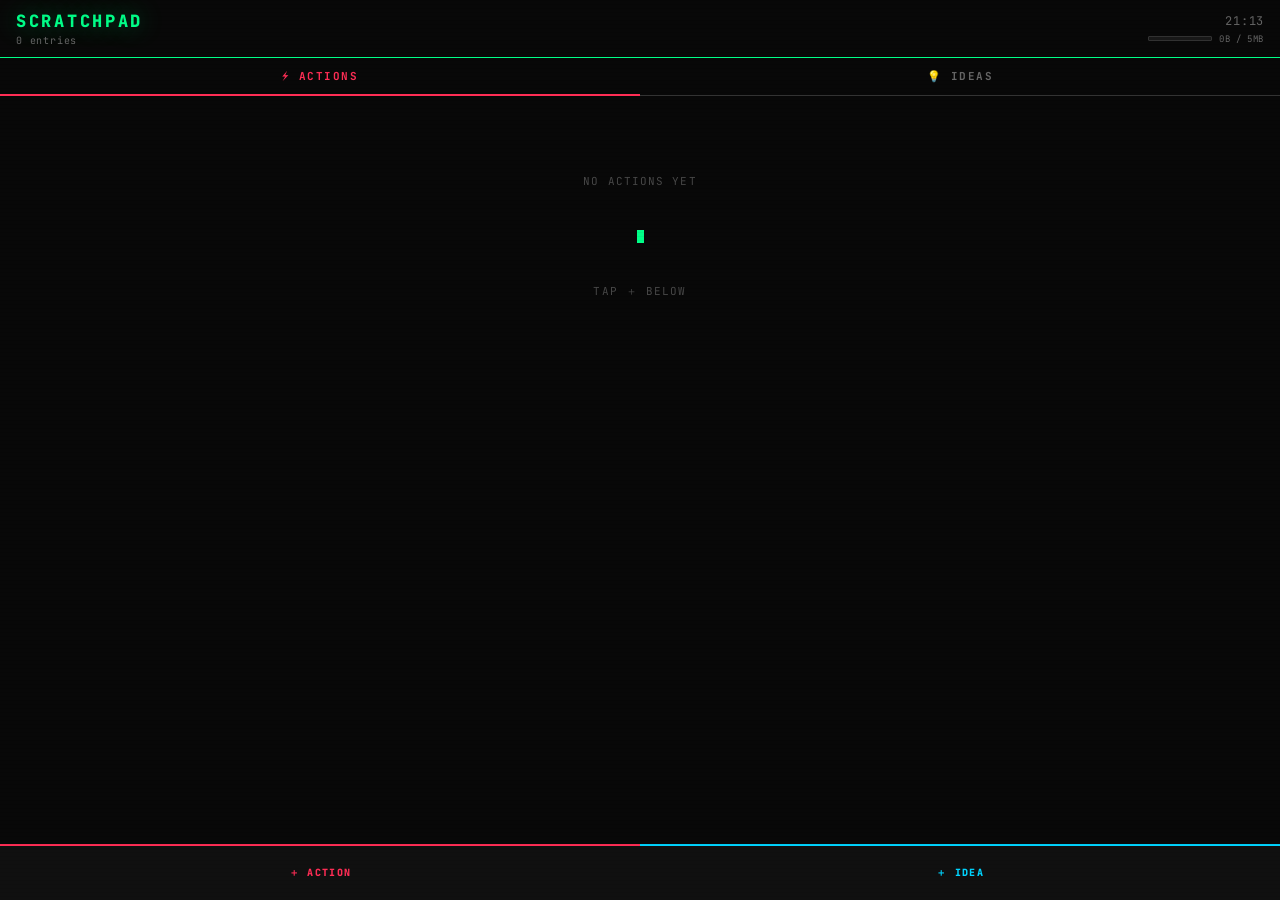
<file: index.html>
<!DOCTYPE html>
<html lang="en">
<head>
<meta charset="UTF-8">
<meta name="viewport" content="width=device-width, initial-scale=1.0, maximum-scale=1.0, user-scalable=no">
<meta name="apple-mobile-web-app-capable" content="yes">
<meta name="apple-mobile-web-app-status-bar-style" content="black-translucent">
<title>SCRATCHPAD</title>
<link href="https://fonts.googleapis.com/css2?family=JetBrains+Mono:wght@400;600;700;800&display=swap" rel="stylesheet">
<style>
:root {
  --bg:#080808; --bg2:#101010; --bg3:#181818; --bg4:#202020;
  --border:#222; --border2:#333;
  --white:#efefef; --muted:#484848; --muted2:#666;
  --green:#00ff88; --red:#ff2d55; --yellow:#ffd600; --blue:#00d4ff; --orange:#ff6b2b;
  --c-action:#ff2d55; --c-idea:#00d4ff;
  --c-critical:#ff2d55; --c-normal:#ffd600; --c-low:#00ff88;
}
*{box-sizing:border-box;margin:0;padding:0;-webkit-tap-highlight-color:transparent;}
html,body{height:100%;overflow:hidden;}
body{background:var(--bg);color:var(--white);font-family:'JetBrains Mono',monospace;font-size:14px;display:flex;flex-direction:column;}
body::after{content:'';position:fixed;inset:0;background:repeating-linear-gradient(0deg,transparent,transparent 3px,rgba(0,0,0,0.04) 3px,rgba(0,0,0,0.04) 4px);pointer-events:none;z-index:9998;}

/* HEADER */
.hdr{flex-shrink:0;background:var(--bg);border-bottom:1px solid var(--green);padding:10px 16px;display:flex;align-items:center;justify-content:space-between;position:relative;z-index:10;}
.hdr-left{}
.hdr-title{font-size:17px;font-weight:800;letter-spacing:.16em;color:var(--green);text-shadow:0 0 24px rgba(0,255,136,.45);}
.hdr-sub{font-size:10px;color:var(--muted2);letter-spacing:.08em;margin-top:2px;}
.hdr-right{display:flex;flex-direction:column;align-items:flex-end;gap:4px;}
.hdr-clock{font-size:12px;color:var(--muted2);letter-spacing:.06em;}

/* STORAGE BAR */
.storage-row{display:flex;align-items:center;gap:7px;}
.storage-label{font-size:9px;color:var(--muted2);letter-spacing:.07em;white-space:nowrap;}
.storage-bar-wrap{width:64px;height:5px;background:var(--bg3);border-radius:1px;overflow:hidden;border:1px solid var(--border2);}
.storage-bar-fill{height:100%;border-radius:1px;transition:width .3s,background .3s;}

/* TABS */
.tabs{flex-shrink:0;display:flex;border-bottom:1px solid var(--border2);background:var(--bg);}
.tab{flex:1;padding:11px 0;font-family:'JetBrains Mono',monospace;font-size:11px;font-weight:700;letter-spacing:.14em;border:none;background:transparent;color:var(--muted2);cursor:pointer;border-bottom:2px solid transparent;transition:all .15s;margin-bottom:-1px;}
.tab.active-action{color:var(--c-action);border-bottom-color:var(--c-action);}
.tab.active-idea{color:var(--c-idea);border-bottom-color:var(--c-idea);}

/* LIST */
.list{flex:1;overflow-y:auto;padding:12px 14px 110px;display:flex;flex-direction:column;gap:9px;-webkit-overflow-scrolling:touch;}
.empty{text-align:center;color:var(--muted);font-size:11px;letter-spacing:.1em;padding:60px 20px;line-height:2.5;}
.cur{display:inline-block;width:7px;height:13px;background:var(--green);vertical-align:middle;animation:blink 1s infinite;}
@keyframes blink{0%,100%{opacity:1}50%{opacity:0}}
@keyframes pop{from{opacity:0;transform:translateY(-5px)}to{opacity:1;transform:none}}

/* CARD */
.card{background:var(--bg2);border:1px solid var(--border2);border-left:3px solid var(--border2);padding:11px 13px;cursor:pointer;animation:pop .18s ease;transition:background .12s;}
.card:active{background:var(--bg3);}
.card[data-sev="critical"]{border-left-color:var(--c-critical);}
.card[data-sev="normal"]{border-left-color:var(--c-normal);}
.card[data-sev="low"]{border-left-color:var(--c-low);}
.card[data-tag="idea"]{border-left-color:var(--c-idea);}
.card.done-card{opacity:.5;}
.card-meta{display:flex;align-items:center;gap:7px;margin-bottom:7px;flex-wrap:wrap;}
.chip{font-size:9px;font-weight:700;letter-spacing:.13em;padding:2px 6px;border-radius:1px;}
.chip.action{background:var(--c-action);color:#000;}
.chip.idea{background:var(--c-idea);color:#000;}
.chip.critical{background:var(--c-critical);color:#000;}
.chip.normal{background:var(--c-normal);color:#000;}
.chip.low{background:var(--c-low);color:#000;}
.chip.done-chip{background:var(--border2);color:var(--muted2);}
.card-time{font-size:10px;color:var(--muted);flex:1;}
.card-del{font-size:18px;color:var(--muted);background:none;border:none;cursor:pointer;padding:0 2px;line-height:1;font-family:monospace;}
.card-del:active{color:var(--red);}
.card-title{font-size:13px;font-weight:700;color:var(--white);margin-bottom:3px;}
.card-body{font-size:12px;color:#999;white-space:pre-wrap;word-break:break-word;display:-webkit-box;-webkit-line-clamp:2;-webkit-box-orient:vertical;overflow:hidden;line-height:1.55;}
.card-footer{display:flex;align-items:center;gap:8px;margin-top:8px;flex-wrap:wrap;}
.due-badge{font-size:9px;color:var(--muted2);background:var(--bg3);border:1px solid var(--border2);padding:2px 7px;border-radius:1px;}
.due-badge.od{color:var(--c-action);border-color:var(--c-action);}
.audio-indicator{font-size:9px;color:var(--blue);letter-spacing:.08em;}

/* FAB */
.fabs{position:fixed;bottom:0;left:0;right:0;display:flex;z-index:50;}
.fab-btn{flex:1;height:56px;border:none;border-top:2px solid;font-family:'JetBrains Mono',monospace;font-size:10px;font-weight:800;letter-spacing:.13em;cursor:pointer;background:var(--bg2);transition:opacity .12s;}
.fab-btn:active{opacity:.7;}
.fab-btn.action{color:var(--c-action);border-top-color:var(--c-action);}
.fab-btn.idea{color:var(--c-idea);border-top-color:var(--c-idea);}

/* OVERLAY / SHEET */
.overlay{position:fixed;inset:0;background:rgba(0,0,0,.88);z-index:100;display:flex;align-items:flex-end;opacity:0;pointer-events:none;transition:opacity .2s;}
.overlay.open{opacity:1;pointer-events:all;}
.sheet{width:100%;background:var(--bg2);padding:0 16px 48px;transform:translateY(100%);transition:transform .26s cubic-bezier(.16,1,.3,1);max-height:93dvh;overflow-y:auto;-webkit-overflow-scrolling:touch;}
.overlay.open .sheet{transform:none;}
.sheet-bar{height:3px;margin-bottom:18px;}
.sheet-bar.action{background:var(--c-action);box-shadow:0 0 14px rgba(255,45,85,.55);}
.sheet-bar.idea{background:var(--c-idea);box-shadow:0 0 14px rgba(0,212,255,.55);}
.sheet-bar.warn{background:var(--yellow);box-shadow:0 0 14px rgba(255,214,0,.55);}
.sheet-hdr{display:flex;align-items:center;justify-content:space-between;margin-bottom:18px;}
.sheet-title{font-size:13px;font-weight:700;letter-spacing:.15em;}
.sheet-title.action{color:var(--c-action);}
.sheet-title.idea{color:var(--c-idea);}
.sheet-title.warn{color:var(--yellow);}
.sheet-close{background:none;border:1px solid var(--border2);color:var(--muted);font-family:monospace;font-size:13px;cursor:pointer;padding:4px 9px;border-radius:2px;}
.sheet-close:active{color:var(--red);border-color:var(--red);}

/* FORM */
.lbl{display:block;font-size:10px;color:var(--muted2);letter-spacing:.12em;margin:14px 0 5px;}
.field{width:100%;background:var(--bg3);border:1px solid var(--border2);color:var(--white);font-family:'JetBrains Mono',monospace;font-size:14px;padding:10px 12px;border-radius:2px;outline:none;transition:border-color .15s;-webkit-appearance:none;}
.field:focus{border-color:var(--green);}
.field::placeholder{color:var(--muted);}
textarea.field{resize:none;line-height:1.7;min-height:100px;}

.sev-row{display:flex;gap:8px;}
.sev-opt{flex:1;padding:9px 4px;border-radius:2px;font-family:'JetBrains Mono',monospace;font-size:10px;font-weight:700;letter-spacing:.1em;cursor:pointer;border:2px solid transparent;background:var(--bg3);color:var(--muted2);text-align:center;transition:all .15s;}
.sev-opt[data-v="critical"]{border-color:var(--c-critical);}
.sev-opt[data-v="normal"]{border-color:var(--c-normal);}
.sev-opt[data-v="low"]{border-color:var(--c-low);}
.sev-opt[data-v="critical"].sel{background:var(--c-critical);color:#000;}
.sev-opt[data-v="normal"].sel{background:var(--c-normal);color:#000;}
.sev-opt[data-v="low"].sel{background:var(--c-low);color:#000;}

.tog-row{display:flex;align-items:center;gap:10px;margin-top:14px;}
.tog-lbl{font-size:11px;color:var(--muted2);letter-spacing:.09em;flex:1;}
.tog{position:relative;width:42px;height:23px;flex-shrink:0;}
.tog input{opacity:0;width:0;height:0;position:absolute;}
.tog-sl{position:absolute;inset:0;background:var(--bg3);border:1px solid var(--border2);border-radius:2px;cursor:pointer;transition:.18s;}
.tog-sl::before{content:'';position:absolute;width:16px;height:14px;left:2px;top:3px;background:var(--muted);border-radius:1px;transition:.18s;}
.tog input:checked+.tog-sl{background:rgba(0,255,136,.12);border-color:var(--green);}
.tog input:checked+.tog-sl::before{background:var(--green);transform:translateX(19px);}

/* VOICE */
.voice-box{background:var(--bg3);border:1px solid var(--border2);border-radius:2px;padding:12px;}
.rec-row{display:flex;align-items:center;gap:10px;}
.rec-btn{width:44px;height:44px;border-radius:50%;border:2px solid var(--c-action);background:transparent;display:flex;align-items:center;justify-content:center;cursor:pointer;transition:all .15s;flex-shrink:0;}
.rec-btn.recording{background:var(--c-action);animation:pulse 1s infinite;}
.rec-btn:active{transform:scale(.93);}
@keyframes pulse{0%{box-shadow:0 0 0 0 rgba(255,45,85,.4)}70%{box-shadow:0 0 0 10px rgba(255,45,85,0)}100%{box-shadow:0 0 0 0 rgba(255,45,85,0)}}
.rec-icon{width:14px;height:14px;background:var(--c-action);border-radius:50%;}
.rec-icon.stop{background:var(--white);border-radius:2px;width:12px;height:12px;}
.rec-status{font-size:11px;color:var(--muted2);letter-spacing:.08em;line-height:1.5;}
.rec-timer{font-size:13px;font-weight:700;color:var(--c-action);}
audio{width:100%;height:36px;margin-top:10px;display:block;}
.clear-audio{font-size:10px;color:var(--muted);background:none;border:none;cursor:pointer;font-family:'JetBrains Mono',monospace;letter-spacing:.08em;margin-top:6px;display:block;}
.clear-audio:active{color:var(--red);}

/* STORAGE WARNING BANNER */
.storage-warn{background:rgba(255,214,0,.08);border:1px solid var(--yellow);border-radius:2px;padding:10px 12px;font-size:11px;color:var(--yellow);letter-spacing:.07em;line-height:1.6;margin-bottom:14px;display:none;}
.storage-warn.show{display:block;}

.save-btn{width:100%;margin-top:18px;padding:14px;font-family:'JetBrains Mono',monospace;font-size:13px;font-weight:800;letter-spacing:.2em;border:none;border-radius:2px;cursor:pointer;transition:opacity .15s;}
.save-btn:active{opacity:.8;}
.save-btn.action{background:var(--c-action);color:#000;}
.save-btn.idea{background:var(--c-idea);color:#000;}

/* VIEW */
.view-title{font-size:17px;font-weight:800;color:var(--white);margin-bottom:10px;line-height:1.3;}
.view-block{font-size:13px;line-height:1.8;color:var(--white);white-space:pre-wrap;word-break:break-word;padding:10px 12px;background:var(--bg3);border:1px solid var(--border);border-radius:2px;max-height:38dvh;overflow-y:auto;}
.view-row{display:flex;align-items:center;gap:8px;flex-wrap:wrap;margin-top:10px;}
.view-time{font-size:10px;color:var(--muted);letter-spacing:.07em;margin-top:11px;}
.act-btn{width:100%;margin-top:12px;padding:12px;font-family:'JetBrains Mono',monospace;font-size:11px;font-weight:700;letter-spacing:.15em;border:none;border-radius:2px;cursor:pointer;}
.act-btn:active{opacity:.8;}
.act-btn.done-btn{background:var(--green);color:#000;}
.act-btn.undone-btn{background:var(--border2);color:var(--muted2);}
.act-btn.cal-btn{background:var(--bg3);color:var(--blue);border:1px solid var(--blue);margin-top:8px;}

/* STORAGE FULL SHEET */
.full-body{font-size:12px;color:var(--muted2);line-height:1.9;letter-spacing:.05em;margin-bottom:16px;}
.full-body strong{color:var(--yellow);}
.voice-entry-row{display:flex;align-items:center;gap:10px;padding:10px 12px;background:var(--bg3);border:1px solid var(--border2);border-radius:2px;margin-bottom:8px;}
.ve-info{flex:1;}
.ve-title{font-size:12px;font-weight:700;color:var(--white);}
.ve-size{font-size:10px;color:var(--muted2);margin-top:2px;}
.ve-del{font-size:16px;color:var(--muted);background:none;border:none;cursor:pointer;font-family:monospace;padding:0 4px;}
.ve-del:active{color:var(--red);}

/* TOAST */
.toast{position:fixed;bottom:76px;left:50%;transform:translateX(-50%) translateY(8px);background:var(--green);color:#000;font-family:'JetBrains Mono',monospace;font-size:11px;font-weight:700;letter-spacing:.14em;padding:8px 16px;border-radius:2px;opacity:0;transition:all .18s;pointer-events:none;z-index:999;white-space:nowrap;}
.toast.show{opacity:1;transform:translateX(-50%) translateY(0);}
.toast.err{background:var(--red);color:#fff;}
.toast.warn{background:var(--yellow);color:#000;}
</style>
</head>
<body>

<div class="hdr">
  <div class="hdr-left">
    <div class="hdr-title">SCRATCHPAD</div>
    <div class="hdr-sub" id="hdrSub">0 entries</div>
  </div>
  <div class="hdr-right">
    <div class="hdr-clock" id="clock"></div>
    <div class="storage-row" title="localStorage usage">
      <div class="storage-bar-wrap">
        <div class="storage-bar-fill" id="storeFill" style="width:0%;background:var(--green);"></div>
      </div>
      <div class="storage-label" id="storeLabel">0.0 / 5MB</div>
    </div>
  </div>
</div>

<div class="tabs">
  <button class="tab active-action" data-tab="action" onclick="switchTab('action')">⚡ ACTIONS</button>
  <button class="tab" data-tab="idea" onclick="switchTab('idea')">💡 IDEAS</button>
</div>

<div class="list" id="list"></div>

<div class="fabs">
  <button class="fab-btn action" onclick="openNew('action')">＋ ACTION</button>
  <button class="fab-btn idea" onclick="openNew('idea')">＋ IDEA</button>
</div>

<!-- NEW ENTRY SHEET -->
<div class="overlay" id="newOverlay" onclick="if(event.target===this)closeNew()">
  <div class="sheet" id="newSheet">
    <div class="sheet-bar" id="newBar"></div>
    <div class="sheet-hdr">
      <div class="sheet-title" id="newTitle"></div>
      <button class="sheet-close" onclick="closeNew()">[ ESC ]</button>
    </div>
    <div class="storage-warn" id="newStorageWarn"></div>
    <div id="newFields"></div>
    <button class="save-btn" id="saveBtn" onclick="saveEntry()">SAVE</button>
  </div>
</div>

<!-- VIEW SHEET -->
<div class="overlay" id="viewOverlay" onclick="if(event.target===this)closeView()">
  <div class="sheet">
    <div class="sheet-bar" id="viewBar"></div>
    <div class="sheet-hdr">
      <div class="sheet-title" id="viewTitle"></div>
      <button class="sheet-close" onclick="closeView()">[ ESC ]</button>
    </div>
    <div id="viewContent"></div>
    <div class="view-time" id="viewTime"></div>
  </div>
</div>

<!-- STORAGE FULL SHEET -->
<div class="overlay" id="fullOverlay" onclick="if(event.target===this)closeFullSheet()">
  <div class="sheet">
    <div class="sheet-bar warn"></div>
    <div class="sheet-hdr">
      <div class="sheet-title warn">⚠ STORAGE LIMIT</div>
      <button class="sheet-close" onclick="closeFullSheet()">[ ESC ]</button>
    </div>
    <p class="full-body">You're <strong id="fullPct"></strong> full. Voice notes are taking up most of the space. Delete some below to free up room.</p>
    <div id="voiceEntryList"></div>
  </div>
</div>

<div class="toast" id="toast"></div>

<script>
const KEY = 'scratchpad_v3';
const LIMIT_BYTES = 5 * 1024 * 1024; // 5MB
const WARN_PCT = 0.75;
const BLOCK_PCT = 0.92;

let entries = [], activeTab = 'action', currentTag = null;
let mediaRec = null, audioChunks = [], recInterval = null, recSecs = 0;
let pendingAudioB64 = null, pendingAudioMime = null;

function load() { try { entries = JSON.parse(localStorage.getItem(KEY)) || []; } catch { entries = []; } }
function persist() { localStorage.setItem(KEY, JSON.stringify(entries)); }
function pad(n) { return String(n).padStart(2,'0'); }
function esc(t) { return (t||'').replace(/&/g,'&amp;').replace(/</g,'&lt;').replace(/>/g,'&gt;'); }
function fmt(ts) { const d=new Date(ts); return `${pad(d.getDate())}/${pad(d.getMonth()+1)}/${String(d.getFullYear()).slice(2)} ${pad(d.getHours())}:${pad(d.getMinutes())}`; }
function fmtDate(s) { if(!s)return''; const[y,m,d]=s.split('-'); return `${d}/${m}/${String(y).slice(2)}`; }
function overdue(s,done) { return s && !done && new Date(s)<new Date(new Date().toDateString()); }

function toast(msg, type='') {
  const t=document.getElementById('toast');
  t.textContent=msg; t.className='toast'+(type?' '+type:'');
  t.classList.add('show'); setTimeout(()=>t.classList.remove('show'),2000);
}

// ── STORAGE UTILS ──────────────────────────────────────────────
function getStorageUsedBytes() {
  let total = 0;
  for (let k in localStorage) {
    if (localStorage.hasOwnProperty(k)) {
      total += (localStorage[k].length + k.length) * 2;
    }
  }
  return total;
}

function fmtBytes(b) {
  if (b < 1024) return b+'B';
  if (b < 1024*1024) return (b/1024).toFixed(1)+'KB';
  return (b/(1024*1024)).toFixed(2)+'MB';
}

function updateStorageUI() {
  const used = getStorageUsedBytes();
  const pct = Math.min(used / LIMIT_BYTES, 1);
  const fill = document.getElementById('storeFill');
  const label = document.getElementById('storeLabel');
  fill.style.width = (pct*100)+'%';
  fill.style.background = pct >= BLOCK_PCT ? 'var(--red)' : pct >= WARN_PCT ? 'var(--yellow)' : 'var(--green)';
  label.style.color = pct >= BLOCK_PCT ? 'var(--red)' : pct >= WARN_PCT ? 'var(--yellow)' : 'var(--muted2)';
  label.textContent = `${fmtBytes(used)} / 5MB`;
}

function checkStorageWarning() {
  const used = getStorageUsedBytes();
  const pct = used / LIMIT_BYTES;
  const warn = document.getElementById('newStorageWarn');
  if (pct >= BLOCK_PCT) {
    warn.textContent = `⚠ Storage ${Math.round(pct*100)}% full — delete old voice notes before recording more.`;
    warn.className = 'storage-warn show';
    return 'block';
  } else if (pct >= WARN_PCT) {
    warn.textContent = `Storage ${Math.round(pct*100)}% full. You have limited space for new voice notes.`;
    warn.className = 'storage-warn show';
    return 'warn';
  } else {
    warn.className = 'storage-warn';
    return 'ok';
  }
}

function audioSizeB64(b64) {
  // base64 size → approximate bytes
  return Math.round((b64.length * 3) / 4);
}

// ── TABS ───────────────────────────────────────────────────────
function switchTab(tab) {
  activeTab = tab;
  document.querySelectorAll('.tab').forEach(b=>{
    b.className='tab';
    if(b.dataset.tab===tab) b.classList.add(`active-${tab}`);
  });
  render();
}

// ── RENDER ─────────────────────────────────────────────────────
function render() {
  const list = document.getElementById('list');
  const filtered = entries.filter(e=>e.tag===activeTab);
  document.getElementById('hdrSub').textContent = `${entries.length} ${entries.length===1?'entry':'entries'}`;
  updateStorageUI();

  if (!filtered.length) {
    list.innerHTML = `<div class="empty">NO ${activeTab.toUpperCase()}S YET<br><br><span class="cur"></span><br><br>TAP ＋ BELOW</div>`;
    return;
  }

  list.innerHTML = filtered.slice().reverse().map(e => {
    const meta = `<div class="card-meta">
      <span class="chip ${e.tag}">${e.tag.toUpperCase()}</span>
      ${e.tag==='action'?`<span class="chip ${e.sev}">${e.sev.toUpperCase()}</span>`:''}
      ${e.done?'<span class="chip done-chip">✓ DONE</span>':''}
      <span class="card-time">${fmt(e.ts)}</span>
      ${e.audio?`<span class="audio-indicator">▶ VOICE</span>`:''}
      <button class="card-del" onclick="delEntry(event,'${e.id}')">×</button>
    </div>`;
    let body = '';
    if (e.tag==='action') {
      const od = overdue(e.due,e.done);
      body = `<div class="card-title">${esc(e.title)}</div>
        ${e.desc?`<div class="card-body">${esc(e.desc)}</div>`:''}
        <div class="card-footer">${e.due?`<span class="due-badge ${od?'od':''}">${od?'⚠ ':''}DUE ${fmtDate(e.due)}</span>`:''}</div>`;
    } else {
      body = `<div class="card-title">${esc(e.title)}</div>${e.body?`<div class="card-body">${esc(e.body)}</div>`:''}`;
    }
    return `<div class="card ${e.done?'done-card':''}" data-tag="${e.tag}" data-sev="${e.sev||''}" onclick="viewEntry('${e.id}')">${meta}${body}</div>`;
  }).join('');
}

// ── NEW ENTRY ──────────────────────────────────────────────────
function openNew(tag) {
  currentTag = tag;
  pendingAudioB64 = null; pendingAudioMime = null;
  stopRecording(false);
  document.getElementById('newBar').className = `sheet-bar ${tag}`;
  const nt = document.getElementById('newTitle');
  nt.className = `sheet-title ${tag}`; nt.textContent = `> NEW ${tag.toUpperCase()}`;
  document.getElementById('saveBtn').className = `save-btn ${tag}`;

  const f = document.getElementById('newFields');
  if (tag==='action') {
    f.innerHTML = `
      <label class="lbl">// TASK TITLE *</label>
      <input id="f_title" class="field" type="text" placeholder="what needs doing..." autocomplete="off">
      <label class="lbl">// SEVERITY</label>
      <div class="sev-row">
        <div class="sev-opt sel" data-v="critical" onclick="pickSev(this)">CRITICAL</div>
        <div class="sev-opt" data-v="normal" onclick="pickSev(this)">NORMAL</div>
        <div class="sev-opt" data-v="low" onclick="pickSev(this)">LOW</div>
      </div>
      <label class="lbl">// DESCRIPTION</label>
      <textarea id="f_desc" class="field" placeholder="more detail..."></textarea>
      <label class="lbl">// DUE DATE</label>
      <input id="f_due" class="field" type="date">
      <div class="tog-row">
        <span class="tog-lbl">// MARK AS DONE</span>
        <label class="tog"><input type="checkbox" id="f_done"><span class="tog-sl"></span></label>
      </div>
      <label class="lbl">// VOICE NOTE</label>
      ${voiceUI()}`;
  } else {
    f.innerHTML = `
      <label class="lbl">// IDEA TITLE *</label>
      <input id="f_title" class="field" type="text" placeholder="the big idea..." autocomplete="off">
      <label class="lbl">// BRAIN DUMP</label>
      <textarea id="f_body" class="field" placeholder="everything about it..."></textarea>
      <label class="lbl">// VOICE NOTE</label>
      ${voiceUI()}`;
  }

  document.getElementById('newOverlay').classList.add('open');
  checkStorageWarning();
  setTimeout(()=>{ const fi=f.querySelector('.field'); if(fi) fi.focus(); },300);
}

function voiceUI() {
  return `<div class="voice-box">
    <div class="rec-row">
      <button class="rec-btn" id="recBtn" onclick="toggleRec()"><div class="rec-icon" id="recIcon"></div></button>
      <div>
        <div class="rec-status" id="recStatus">Tap to record</div>
        <div class="rec-timer" id="recTimer" style="display:none">0:00</div>
      </div>
    </div>
    <div id="audioPreview"></div>
  </div>`;
}

function pickSev(el) {
  document.querySelectorAll('.sev-opt').forEach(o=>o.classList.remove('sel'));
  el.classList.add('sel');
}

function closeNew() {
  stopRecording(false);
  document.getElementById('newOverlay').classList.remove('open');
}

// ── RECORDING ─────────────────────────────────────────────────
async function toggleRec() {
  if (mediaRec && mediaRec.state==='recording') { stopRecording(true); return; }

  // Block if storage too full
  const storePct = getStorageUsedBytes() / LIMIT_BYTES;
  if (storePct >= BLOCK_PCT) {
    toast('// STORAGE FULL — delete voice notes first', 'err');
    openFullSheet();
    return;
  }

  try {
    const stream = await navigator.mediaDevices.getUserMedia({audio:true});
    audioChunks = []; recSecs = 0;
    mediaRec = new MediaRecorder(stream);
    mediaRec.ondataavailable = e => { if(e.data.size>0) audioChunks.push(e.data); };
    mediaRec.onstop = () => {
      stream.getTracks().forEach(t=>t.stop());
      const mime = audioChunks[0]?.type || 'audio/webm';
      const blob = new Blob(audioChunks,{type:mime});
      const reader = new FileReader();
      reader.onload = () => {
        const b64 = reader.result.split(',')[1];
        // Check if saving this would push us over
        const projected = getStorageUsedBytes() + audioSizeB64(b64);
        if (projected / LIMIT_BYTES >= BLOCK_PCT) {
          toast('// VOICE NOTE TOO LARGE — storage full', 'err');
          openFullSheet();
          document.getElementById('recStatus').textContent = 'Too large — storage full';
          return;
        }
        if (projected / LIMIT_BYTES >= WARN_PCT) {
          toast('// Storage nearly full after this note', 'warn');
        }
        pendingAudioB64 = b64;
        pendingAudioMime = mime;
        const url = URL.createObjectURL(blob);
        const prev = document.getElementById('audioPreview');
        prev.innerHTML = `<audio controls src="${url}"></audio>
          <button class="clear-audio" onclick="clearAudio()">[ × REMOVE VOICE NOTE ]</button>`;
        document.getElementById('recStatus').textContent = `Recorded ✓ (${fmtBytes(audioSizeB64(b64))})`;
        document.getElementById('recTimer').style.display='none';
        checkStorageWarning();
      };
      reader.readAsDataURL(blob);
    };
    mediaRec.start();
    document.getElementById('recBtn').classList.add('recording');
    document.getElementById('recIcon').className='rec-icon stop';
    document.getElementById('recStatus').textContent='Recording...';
    document.getElementById('recTimer').style.display='block';
    recInterval = setInterval(()=>{
      recSecs++;
      const m=Math.floor(recSecs/60),s=recSecs%60;
      document.getElementById('recTimer').textContent=`${m}:${pad(s)}`;
    },1000);
  } catch(err) {
    toast('// MIC ACCESS DENIED', 'err');
  }
}

function stopRecording(save=true) {
  if (recInterval) { clearInterval(recInterval); recInterval=null; }
  if (mediaRec) {
    if (mediaRec.state==='recording') {
      if (save) mediaRec.stop();
      else { mediaRec.stream?.getTracks().forEach(t=>t.stop()); mediaRec=null; }
    } else mediaRec=null;
  }
  const btn=document.getElementById('recBtn'), icon=document.getElementById('recIcon');
  if(btn) btn.classList.remove('recording');
  if(icon) icon.className='rec-icon';
}

function clearAudio() {
  pendingAudioB64=null; pendingAudioMime=null;
  document.getElementById('audioPreview').innerHTML='';
  document.getElementById('recStatus').textContent='Tap to record';
  checkStorageWarning();
}

// ── SAVE ───────────────────────────────────────────────────────
function saveEntry() {
  const tag=currentTag;
  const title=document.getElementById('f_title')?.value.trim();
  if (!title) { toast('// TITLE REQUIRED','err'); return; }

  // Final storage check before save
  if (pendingAudioB64) {
    const projected = getStorageUsedBytes() + audioSizeB64(pendingAudioB64);
    if (projected / LIMIT_BYTES >= BLOCK_PCT) {
      toast('// STORAGE FULL — remove voice note or delete old ones','err');
      openFullSheet(); return;
    }
  }

  let entry = {id:Date.now().toString(),tag,ts:Date.now(),title};
  if (pendingAudioB64) { entry.audio=pendingAudioB64; entry.audioMime=pendingAudioMime; }
  if (tag==='action') {
    entry.sev = document.querySelector('.sev-opt.sel')?.dataset.v || 'normal';
    entry.desc = document.getElementById('f_desc')?.value.trim()||'';
    entry.due = document.getElementById('f_due')?.value||null;
    entry.done = document.getElementById('f_done')?.checked||false;
  } else {
    entry.body = document.getElementById('f_body')?.value.trim()||'';
  }

  entries.push(entry);
  persist();
  closeNew(); render();
  toast('// SAVED');
}

// ── VIEW ───────────────────────────────────────────────────────
function viewEntry(id) {
  const e=entries.find(x=>x.id===id); if(!e) return;
  document.getElementById('viewBar').className=`sheet-bar ${e.tag}`;
  const vt=document.getElementById('viewTitle');
  vt.className=`sheet-title ${e.tag}`; vt.textContent=`> ${e.tag.toUpperCase()}`;
  document.getElementById('viewTime').textContent=`// logged ${fmt(e.ts)}`;
  const vc=document.getElementById('viewContent');
  let html=`<div class="view-title">${esc(e.title)}</div>`;
  if (e.tag==='action') {
    const od=overdue(e.due,e.done);
    html+=`<div class="view-row">
      <span class="chip ${e.sev}">${e.sev.toUpperCase()}</span>
      ${e.done?'<span class="chip done-chip">✓ DONE</span>':''}
      ${e.due?`<span class="due-badge ${od?'od':''}">${od?'⚠ ':''}DUE ${fmtDate(e.due)}</span>`:''}
    </div>`;
    if(e.desc) html+=`<div class="view-block" style="margin-top:10px;">${esc(e.desc)}</div>`;
    html+=`<button class="act-btn ${e.done?'undone-btn':'done-btn'}" onclick="toggleDone('${e.id}')">${e.done?'MARK AS PENDING':'MARK AS DONE ✓'}</button>`;
    if(e.due&&!e.done) html+=`<button class="act-btn cal-btn" onclick="exportICS('${e.id}')">📅 ADD TO CALENDAR (.ICS)</button>`;
  } else {
    if(e.body) html+=`<div class="view-block" style="margin-top:4px;">${esc(e.body)}</div>`;
  }
  if(e.audio) {
    const url=`data:${e.audioMime};base64,${e.audio}`;
    html+=`<div style="margin-top:14px;"><div class="lbl" style="margin-top:0;">// VOICE NOTE</div><audio controls src="${url}"></audio></div>`;
  }
  vc.innerHTML=html;
  document.getElementById('viewOverlay').classList.add('open');
}

function closeView() { document.getElementById('viewOverlay').classList.remove('open'); }
function toggleDone(id) {
  const e=entries.find(x=>x.id===id); if(!e) return;
  e.done=!e.done; persist(); render(); viewEntry(id);
}

// ── STORAGE FULL SHEET ────────────────────────────────────────
function openFullSheet() {
  const used = getStorageUsedBytes();
  const pct = Math.round(Math.min(used/LIMIT_BYTES,1)*100);
  document.getElementById('fullPct').textContent = `${pct}%`;

  const withAudio = entries.filter(e=>e.audio).sort((a,b)=>audioSizeB64(b.audio)-audioSizeB64(a.audio));
  const vel = document.getElementById('voiceEntryList');
  if (!withAudio.length) {
    vel.innerHTML = `<p style="font-size:11px;color:var(--muted2);">No voice notes found. Storage may be used by other data.</p>`;
  } else {
    vel.innerHTML = withAudio.map(e=>`
      <div class="voice-entry-row">
        <div class="ve-info">
          <div class="ve-title">${esc(e.title)}</div>
          <div class="ve-size">${fmt(e.ts)} · ${fmtBytes(audioSizeB64(e.audio))}</div>
        </div>
        <button class="ve-del" onclick="deleteVoice('${e.id}')">× DEL</button>
      </div>`).join('');
  }
  document.getElementById('fullOverlay').classList.add('open');
}

function closeFullSheet() { document.getElementById('fullOverlay').classList.remove('open'); }

function deleteVoice(id) {
  const e=entries.find(x=>x.id===id); if(!e) return;
  delete e.audio; delete e.audioMime;
  persist(); render(); updateStorageUI();
  openFullSheet(); // re-render the list
  toast('// VOICE NOTE REMOVED');
  checkStorageWarning();
}

// ── ICS ────────────────────────────────────────────────────────
function exportICS(id) {
  const e=entries.find(x=>x.id===id); if(!e||!e.due) return;
  const d=e.due.replace(/-/g,'');
  const stamp=new Date().toISOString().replace(/[-:]/g,'').split('.')[0]+'Z';
  const ics=['BEGIN:VCALENDAR','VERSION:2.0','PRODID:-//SCRATCHPAD//EN',
    'BEGIN:VEVENT',`UID:${e.id}@scratchpad`,`DTSTAMP:${stamp}`,
    `DTSTART;VALUE=DATE:${d}`,`DTEND;VALUE=DATE:${d}`,
    `SUMMARY:[${(e.sev||'').toUpperCase()}] ${(e.title||'').replace(/,/g,'\\,')}`,
    e.desc?`DESCRIPTION:${e.desc.replace(/\n/g,'\\n')}`:'',
    'END:VEVENT','END:VCALENDAR'].filter(Boolean).join('\r\n');
  const blob=new Blob([ics],{type:'text/calendar'});
  const url=URL.createObjectURL(blob);
  const a=document.createElement('a');
  a.href=url; a.download=`${(e.title||'action').replace(/\s+/g,'_').slice(0,30)}.ics`;
  document.body.appendChild(a); a.click(); document.body.removeChild(a);
  URL.revokeObjectURL(url); toast('// .ICS DOWNLOADED');
}

// ── DELETE ENTRY ───────────────────────────────────────────────
function delEntry(evt,id) {
  evt.stopPropagation();
  entries=entries.filter(e=>e.id!==id);
  persist(); render(); toast('// DELETED');
}

// ── CLOCK ──────────────────────────────────────────────────────
function tick(){const n=new Date();document.getElementById('clock').textContent=`${pad(n.getHours())}:${pad(n.getMinutes())}`;}
setInterval(tick,1000); tick();

load(); render();
</script>
</body>
</html>
</file>
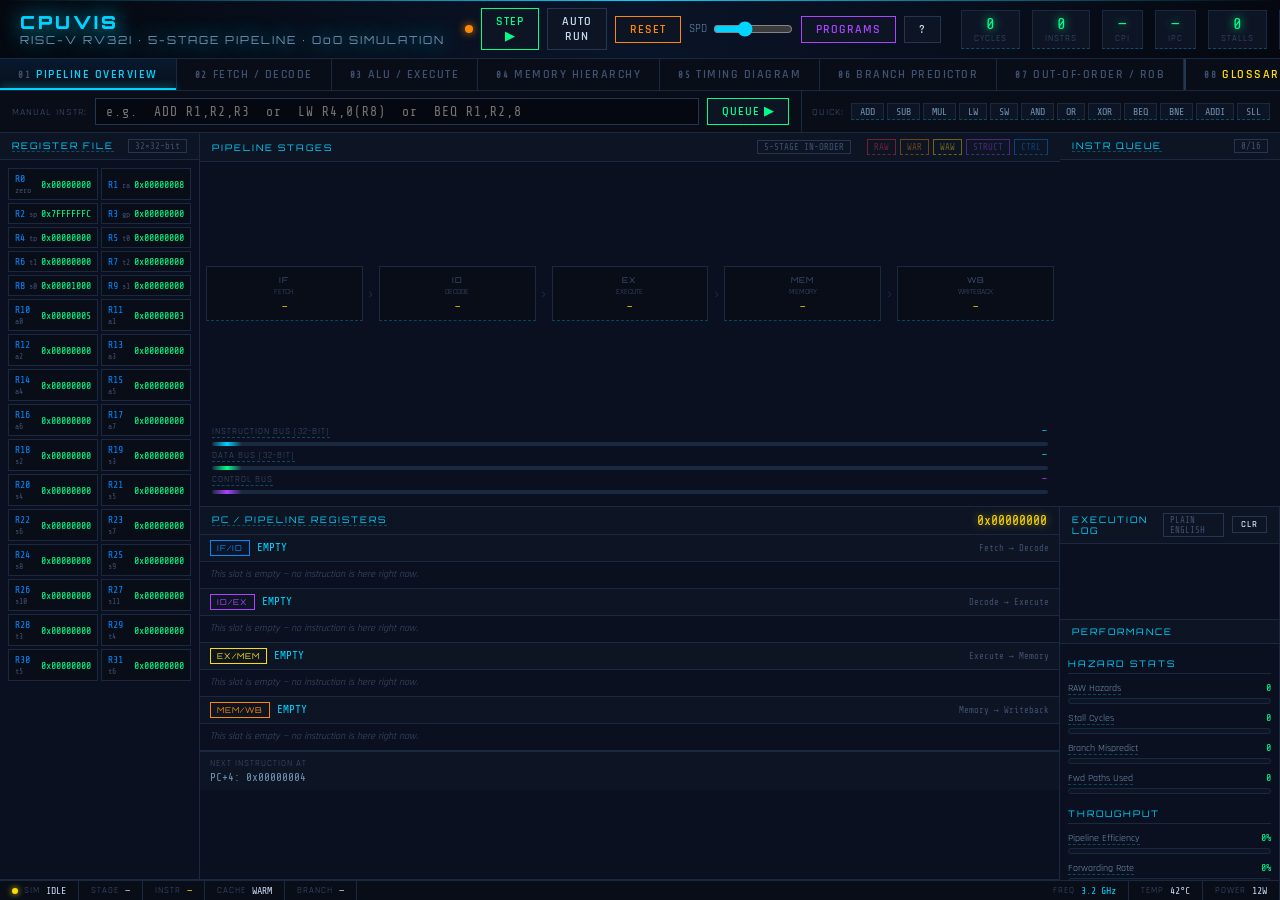
<file: cpu-visualizer/index.html>
<!DOCTYPE html>
<html lang="en">
<head>
<meta charset="UTF-8">
<meta name="viewport" content="width=device-width, initial-scale=1.0">
<title>CPU Architecture Visualizer</title>
<style>
  @import url('https://fonts.googleapis.com/css2?family=Share+Tech+Mono&family=Rajdhani:wght@300;400;500;600;700&family=Orbitron:wght@400;700;900&display=swap');

  :root {
    --bg: #050810;
    --bg2: #080d18;
    --bg3: #0d1525;
    --panel: #0a1020;
    --border: #1a2840;
    --border2: #243650;
    --accent: #00d4ff;
    --accent2: #0088ff;
    --green: #00ff88;
    --orange: #ff8800;
    --red: #ff3355;
    --purple: #aa44ff;
    --yellow: #ffdd00;
    --text: #c8d8f0;
    --text2: #7090b0;
    --text3: #405070;
    --glow: rgba(0,212,255,0.15);
    --glow2: rgba(0,136,255,0.1);
  }

  * { box-sizing: border-box; margin: 0; padding: 0; }

  body {
    background: var(--bg);
    color: var(--text);
    font-family: 'Rajdhani', sans-serif;
    font-size: 14px;
    overflow: hidden;
    height: 100vh;
    display: flex;
    flex-direction: column;
  }

  header {
    background: linear-gradient(90deg, #050810, #0a1428, #050810);
    border-bottom: 1px solid var(--border);
    padding: 8px 20px;
    display: flex;
    align-items: center;
    gap: 20px;
    flex-shrink: 0;
    position: relative;
    overflow: hidden;
  }
  header::before {
    content: '';
    position: absolute;
    top: 0; left: 0; right: 0;
    height: 1px;
    background: linear-gradient(90deg, transparent, var(--accent), transparent);
  }
  .logo {
    font-family: 'Orbitron', sans-serif;
    font-size: 18px;
    font-weight: 900;
    color: var(--accent);
    text-shadow: 0 0 20px var(--accent);
    letter-spacing: 3px;
    flex-shrink: 0;
  }
  .logo span { color: var(--text2); font-weight: 400; font-size: 11px; letter-spacing: 2px; display: block; }

  .clock-display {
    display: flex;
    align-items: center;
    gap: 12px;
    margin-left: auto;
  }
  .clock-item {
    text-align: center;
    padding: 4px 12px;
    border: 1px solid var(--border);
    background: var(--bg3);
  }
  .clock-item .val {
    font-family: 'Share Tech Mono', monospace;
    font-size: 16px;
    color: var(--green);
    text-shadow: 0 0 10px var(--green);
  }
  .clock-item .lbl { font-size: 9px; color: var(--text3); letter-spacing: 1px; text-transform: uppercase; }

  .global-controls { display: flex; gap: 8px; align-items: center; }
  .btn {
    font-family: 'Rajdhani', sans-serif;
    font-size: 12px;
    font-weight: 600;
    letter-spacing: 1px;
    padding: 5px 14px;
    border: 1px solid var(--border2);
    background: var(--bg3);
    color: var(--text);
    cursor: pointer;
    text-transform: uppercase;
    transition: all 0.15s;
  }
  .btn:hover { border-color: var(--accent); color: var(--accent); background: var(--glow); }
  .btn.active { border-color: var(--accent); color: var(--accent); background: var(--glow2); box-shadow: 0 0 12px var(--glow); }
  .btn.green { border-color: var(--green); color: var(--green); }
  .btn.green:hover { background: rgba(0,255,136,0.1); box-shadow: 0 0 12px rgba(0,255,136,0.2); }
  .btn.orange { border-color: var(--orange); color: var(--orange); }

  .tabs {
    display: flex;
    background: var(--bg2);
    border-bottom: 1px solid var(--border);
    flex-shrink: 0;
    overflow-x: auto;
  }
  .tab {
    padding: 8px 18px;
    font-family: 'Rajdhani', sans-serif;
    font-size: 12px;
    font-weight: 600;
    letter-spacing: 1.5px;
    text-transform: uppercase;
    color: var(--text3);
    cursor: pointer;
    border-right: 1px solid var(--border);
    white-space: nowrap;
    position: relative;
    transition: color 0.2s;
    flex-shrink: 0;
  }
  .tab:hover { color: var(--text2); }
  .tab.active { color: var(--accent); background: linear-gradient(180deg, var(--glow2) 0%, transparent 100%); }
  .tab.active::after {
    content: '';
    position: absolute;
    bottom: 0; left: 0; right: 0;
    height: 2px;
    background: var(--accent);
    box-shadow: 0 0 8px var(--accent);
  }
  .tab-num { font-size: 9px; color: var(--text3); margin-right: 5px; font-family: 'Share Tech Mono', monospace; }

  .content { flex: 1; overflow: hidden; display: flex; position: relative; }
  .tab-panel { display: none; width: 100%; height: 100%; overflow: hidden; }
  .tab-panel.active { display: flex; }

  #tab-overview { flex-direction: column; overflow: hidden; }

  .panel {
    border-right: 1px solid var(--border);
    border-bottom: 1px solid var(--border);
    background: var(--panel);
    overflow: hidden;
    display: flex;
    flex-direction: column;
  }
  .panel-header {
    padding: 6px 12px;
    background: var(--bg3);
    border-bottom: 1px solid var(--border);
    display: flex;
    align-items: center;
    gap: 8px;
    flex-shrink: 0;
  }
  .panel-title { font-family: 'Orbitron', sans-serif; font-size: 9px; letter-spacing: 2px; color: var(--accent); text-transform: uppercase; }
  .panel-badge { font-family: 'Share Tech Mono', monospace; font-size: 9px; padding: 1px 6px; border: 1px solid var(--border2); color: var(--text3); margin-left: auto; }
  .panel-body { flex: 1; overflow: auto; padding: 8px; scrollbar-width: thin; scrollbar-color: var(--border2) transparent; }

  .instr-input {
    flex: 1;
    background: var(--bg);
    border: 1px solid var(--border2);
    color: var(--accent);
    font-family: 'Share Tech Mono', monospace;
    font-size: 13px;
    padding: 5px 10px;
    outline: none;
    letter-spacing: 1px;
  }
  .instr-input:focus { border-color: var(--accent); box-shadow: 0 0 8px var(--glow); }

  .preset-btn {
    font-family: 'Share Tech Mono', monospace;
    font-size: 10px;
    padding: 2px 8px;
    border: 1px solid var(--border);
    background: var(--bg3);
    color: var(--text2);
    cursor: pointer;
    transition: all 0.15s;
  }
  .preset-btn:hover { border-color: var(--green); color: var(--green); background: rgba(0,255,136,0.05); }

  .reg-grid { display: grid; grid-template-columns: 1fr 1fr; gap: 3px; min-height: 0; }
  .reg-item {
    background: var(--bg2);
    border: 1px solid var(--border);
    padding: 4px 6px;
    display: flex;
    justify-content: space-between;
    align-items: center;
    transition: all 0.3s;
  }
  .reg-item.written {
    border-color: var(--green);
    background: rgba(0,255,136,0.08);
    animation: regFlash 0.5s ease;
  }
  @keyframes regFlash { 0% { background: rgba(0,255,136,0.4); } 100% { background: rgba(0,255,136,0.08); } }
  .reg-name { font-family: 'Share Tech Mono', monospace; font-size: 10px; color: var(--accent2); }
  .reg-val { font-family: 'Share Tech Mono', monospace; font-size: 10px; color: var(--green); }

  .pipeline-container { padding: 12px; display: flex; flex-direction: column; gap: 8px; overflow: auto; height: 100%; }
  .pipeline-stages { display: flex; gap: 4px; align-items: stretch; min-height: 70px; }
  .stage {
    flex: 1;
    border: 1px solid var(--border);
    background: var(--bg2);
    display: flex;
    flex-direction: column;
    align-items: center;
    justify-content: center;
    padding: 8px 4px;
    position: relative;
    transition: all 0.3s;
    min-width: 55px;
  }
  .stage.occupied { border-color: var(--accent); background: var(--glow2); box-shadow: 0 0 15px var(--glow); }
  .stage.stall { border-color: var(--red); background: rgba(255,51,85,0.08); animation: stall-pulse 0.5s infinite; }
  @keyframes stall-pulse { 0%,100% { box-shadow: 0 0 5px rgba(255,51,85,0.3); } 50% { box-shadow: 0 0 20px rgba(255,51,85,0.6); } }
  .stage.done { border-color: var(--green); background: rgba(0,255,136,0.05); }
  .stage-name { font-family: 'Orbitron', sans-serif; font-size: 8px; letter-spacing: 1px; color: var(--text3); text-transform: uppercase; }
  .stage.occupied .stage-name { color: var(--accent); }
  .stage-instr { font-family: 'Share Tech Mono', monospace; font-size: 10px; color: var(--yellow); margin-top: 4px; text-align: center; }
  .stage-arrow { width: 16px; display: flex; align-items: center; justify-content: center; color: var(--border2); font-size: 18px; flex-shrink: 0; }

  .bus-visual { height: 4px; background: var(--border); border-radius: 2px; position: relative; overflow: hidden; margin: 4px 0; }
  .bus-packet { position: absolute; height: 100%; width: 30px; background: linear-gradient(90deg, transparent, var(--accent), transparent); animation: busFlow 1.5s linear infinite; border-radius: 2px; }
  @keyframes busFlow { from { left: -30px; } to { left: 100%; } }
  .bus-label { font-size: 9px; color: var(--text3); letter-spacing: 1px; text-transform: uppercase; margin-bottom: 2px; display: flex; justify-content: space-between; }

  .log-list { display: flex; flex-direction: column; gap: 2px; }
  .log-entry {
    display: flex;
    gap: 8px;
    align-items: flex-start;
    padding: 4px 6px;
    border-left: 2px solid var(--border);
    font-family: 'Share Tech Mono', monospace;
    font-size: 10px;
    background: var(--bg2);
    animation: slideIn 0.3s ease;
  }
  @keyframes slideIn { from { opacity: 0; transform: translateX(-10px); } to { opacity: 1; transform: translateX(0); } }
  .log-entry.fetch { border-color: var(--accent2); }
  .log-entry.decode { border-color: var(--purple); }
  .log-entry.execute { border-color: var(--yellow); }
  .log-entry.memory { border-color: var(--orange); }
  .log-entry.writeback { border-color: var(--green); }
  .log-entry.hazard { border-color: var(--red); }
  .log-tick { color: var(--text3); flex-shrink: 0; width: 30px; }
  .log-stage { flex-shrink: 0; width: 55px; }
  .log-stage.fetch { color: var(--accent2); }
  .log-stage.decode { color: var(--purple); }
  .log-stage.execute { color: var(--yellow); }
  .log-stage.memory { color: var(--orange); }
  .log-stage.writeback { color: var(--green); }
  .log-stage.hazard { color: var(--red); }
  .log-msg { color: var(--text); flex: 1; }

  #tab-fetch { display: none; overflow: hidden; }
  #tab-fetch.active { display: flex; }
  .fetch-layout { display: grid; grid-template-columns: 280px 1fr 240px; height: 100%; }

  .memory-table { width: 100%; border-collapse: collapse; font-family: 'Share Tech Mono', monospace; font-size: 10px; }
  .memory-table th { padding: 4px 6px; text-align: left; font-size: 9px; color: var(--text3); letter-spacing: 1px; text-transform: uppercase; border-bottom: 1px solid var(--border); background: var(--bg3); position: sticky; top: 0; }
  .memory-table td { padding: 3px 6px; border-bottom: 1px solid rgba(26,40,64,0.5); color: var(--text2); }
  .memory-table tr.pc-row td { background: rgba(0,136,255,0.12); color: var(--accent); border-left: 2px solid var(--accent); }
  .memory-table .addr { color: var(--text3); }
  .memory-table .hex { color: var(--purple); }
  .memory-table .mnem { color: var(--green); }
  .memory-table .operand { color: var(--orange); }
  .memory-table tr:hover td { background: var(--glow2); }

  .decode-visual { padding: 12px; display: flex; flex-direction: column; gap: 12px; overflow: auto; }
  .instr-bits { display: flex; flex-direction: column; gap: 4px; }
  .bits-row { display: flex; gap: 1px; flex-wrap: nowrap; }
  .bit-group { display: flex; flex-direction: column; flex: 0 0 auto; }
  .bit-cells { display: flex; }
  .bit-cell { width: 18px; height: 22px; border: 1px solid var(--border); background: var(--bg2); display: flex; align-items: center; justify-content: center; font-family: 'Share Tech Mono', monospace; font-size: 10px; color: var(--text2); border-radius: 1px; flex-shrink: 0; }
  .bit-cell.one { color: var(--accent); background: rgba(0,212,255,0.1); }
  .bit-group-label { font-size: 8px; color: var(--text3); text-align: center; padding-top: 2px; font-family: 'Share Tech Mono', monospace; letter-spacing: 0.5px; }
  .bit-group.opcode .bit-cell { border-color: var(--purple); }
  .bit-group.opcode .bit-cell.one { color: var(--purple); background: rgba(170,68,255,0.15); }
  .bit-group.opcode .bit-group-label { color: var(--purple); }
  .bit-group.rd .bit-cell { border-color: var(--green); }
  .bit-group.rd .bit-cell.one { color: var(--green); background: rgba(0,255,136,0.1); }
  .bit-group.rd .bit-group-label { color: var(--green); }
  .bit-group.funct3 .bit-cell { border-color: var(--yellow); }
  .bit-group.funct3 .bit-group-label { color: var(--yellow); }
  .bit-group.rs1 .bit-cell { border-color: var(--orange); }
  .bit-group.rs1 .bit-group-label { color: var(--orange); }
  .bit-group.rs2 .bit-cell { border-color: var(--accent2); }
  .bit-group.rs2 .bit-group-label { color: var(--accent2); }
  .bit-group.funct7 .bit-cell { border-color: var(--red); }
  .bit-group.funct7 .bit-group-label { color: var(--red); }

  .decode-fields { display: grid; grid-template-columns: 1fr 1fr; gap: 6px; }
  .decode-field { background: var(--bg2); border: 1px solid var(--border); padding: 8px 10px; position: relative; }
  .decode-field .df-label { font-size: 9px; color: var(--text3); letter-spacing: 1px; text-transform: uppercase; margin-bottom: 3px; }
  .decode-field .df-val { font-family: 'Share Tech Mono', monospace; font-size: 13px; color: var(--accent); }
  .decode-field .df-sub { font-family: 'Share Tech Mono', monospace; font-size: 9px; color: var(--text3); margin-top: 2px; }
  .decode-field.highlight-purple { border-color: var(--purple); }
  .decode-field.highlight-purple .df-val { color: var(--purple); }
  .decode-field.highlight-green { border-color: var(--green); }
  .decode-field.highlight-green .df-val { color: var(--green); }
  .decode-field.highlight-orange { border-color: var(--orange); }
  .decode-field.highlight-orange .df-val { color: var(--orange); }
  .decode-field.highlight-yellow { border-color: var(--yellow); }
  .decode-field.highlight-yellow .df-val { color: var(--yellow); }

  .ctrl-signals { display: flex; flex-wrap: wrap; gap: 4px; }
  .ctrl-sig { padding: 3px 8px; border: 1px solid var(--border); font-family: 'Share Tech Mono', monospace; font-size: 9px; background: var(--bg3); color: var(--text3); transition: all 0.3s; }
  .ctrl-sig.on { border-color: var(--green); color: var(--green); background: rgba(0,255,136,0.08); box-shadow: 0 0 6px rgba(0,255,136,0.2); }

  #tab-alu { display: none; overflow: hidden; }
  #tab-alu.active { display: flex; }
  .alu-layout { display: grid; grid-template-columns: 1fr 320px; height: 100%; }
  .alu-diagram-wrap { display: flex; align-items: center; justify-content: center; padding: 16px; overflow: hidden; }

  .forward-table { width: 100%; border-collapse: collapse; font-family: 'Share Tech Mono', monospace; font-size: 10px; }
  .forward-table th, .forward-table td { padding: 5px 8px; border: 1px solid var(--border); text-align: left; }
  .forward-table th { background: var(--bg3); color: var(--text3); font-size: 9px; letter-spacing: 1px; }
  .forward-table td { color: var(--text2); background: var(--bg2); }
  .forward-table tr.active-forward td { background: rgba(0,212,255,0.08); color: var(--accent); border-color: var(--accent2); }

  #tab-memory { display: none; overflow: hidden; }
  #tab-memory.active { display: flex; }
  .mem-layout { display: grid; grid-template-columns: 1fr 1fr; grid-template-rows: 1fr 1fr; height: 100%; }

  .cache-visual { display: flex; flex-direction: column; gap: 3px; overflow: auto; }
  .cache-set { display: flex; gap: 2px; align-items: center; }
  .cache-set-label { font-family: 'Share Tech Mono', monospace; font-size: 9px; color: var(--text3); width: 35px; flex-shrink: 0; text-align: right; padding-right: 6px; }
  .cache-line { flex: 1; border: 1px solid var(--border); background: var(--bg2); padding: 3px 6px; display: flex; gap: 8px; align-items: center; font-family: 'Share Tech Mono', monospace; font-size: 9px; transition: all 0.3s; min-width: 0; }
  .cache-line.valid { border-color: var(--border2); }
  .cache-line.hit { border-color: var(--green); background: rgba(0,255,136,0.1); animation: cacheHit 0.5s ease; }
  @keyframes cacheHit { 0% { background: rgba(0,255,136,0.5); } 100% { background: rgba(0,255,136,0.1); } }
  .cache-line.miss { border-color: var(--red); background: rgba(255,51,85,0.08); animation: cacheMiss 0.5s ease; }
  @keyframes cacheMiss { 0% { background: rgba(255,51,85,0.4); } 100% { background: rgba(255,51,85,0.08); } }
  .cl-v { width: 8px; height: 8px; border: 1px solid; border-radius: 50%; flex-shrink: 0; }
  .cl-v.valid { background: var(--green); border-color: var(--green); box-shadow: 0 0 4px var(--green); }
  .cl-v.invalid { background: transparent; border-color: var(--text3); }
  .cl-d { color: var(--text3); width: 8px; flex-shrink: 0; }
  .cl-d.dirty { color: var(--orange); }
  .cl-tag { color: var(--accent2); min-width: 40px; }
  .cl-data { color: var(--text2); font-size: 8px; overflow: hidden; text-overflow: ellipsis; white-space: nowrap; flex: 1; }
  .cl-lru { color: var(--text3); font-size: 8px; margin-left: auto; }

  .stat-bar { margin-bottom: 8px; }
  .stat-bar-label { display: flex; justify-content: space-between; font-size: 10px; margin-bottom: 3px; }
  .stat-bar-label .name { color: var(--text2); }
  .stat-bar-label .val { font-family: 'Share Tech Mono', monospace; color: var(--green); }
  .stat-bar-track { height: 6px; background: var(--bg3); border: 1px solid var(--border); border-radius: 3px; overflow: hidden; }
  .stat-bar-fill { height: 100%; background: linear-gradient(90deg, var(--accent2), var(--accent)); border-radius: 3px; transition: width 0.5s ease; }

  #tab-timing { display: none; overflow: hidden; }
  #tab-timing.active { display: flex; flex-direction: column; }
  .timing-diagram { flex: 1; overflow: auto; padding: 12px; }
  .timing-header { display: flex; gap: 0; position: sticky; top: 0; background: var(--bg2); z-index: 10; border-bottom: 1px solid var(--border); margin-bottom: 4px; }
  .timing-instr-col { width: 140px; flex-shrink: 0; padding: 4px 8px; font-size: 9px; color: var(--text3); letter-spacing: 1px; text-transform: uppercase; }
  .timing-cycle-header { display: flex; }
  .timing-cycle-cell { width: 42px; height: 24px; flex-shrink: 0; display: flex; align-items: center; justify-content: center; font-family: 'Share Tech Mono', monospace; font-size: 9px; color: var(--text3); border-right: 1px solid var(--border); }
  .timing-cycle-cell.current { color: var(--accent); background: var(--glow2); }
  .timing-row { display: flex; gap: 0; margin-bottom: 2px; }
  .timing-row-label { width: 140px; flex-shrink: 0; padding: 3px 8px; font-family: 'Share Tech Mono', monospace; font-size: 10px; color: var(--yellow); border-right: 1px solid var(--border); background: var(--bg2); white-space: nowrap; overflow: hidden; text-overflow: ellipsis; }
  .timing-cells { display: flex; }
  .timing-cell { width: 42px; height: 22px; flex-shrink: 0; border-right: 1px solid rgba(26,40,64,0.5); display: flex; align-items: center; justify-content: center; font-family: 'Share Tech Mono', monospace; font-size: 8px; letter-spacing: 0.5px; background: var(--bg); color: transparent; transition: all 0.3s; }
  .timing-cell.IF { background: rgba(0,136,255,0.2); color: var(--accent2); border: 1px solid rgba(0,136,255,0.3); }
  .timing-cell.ID { background: rgba(170,68,255,0.2); color: var(--purple); border: 1px solid rgba(170,68,255,0.3); }
  .timing-cell.EX { background: rgba(255,221,0,0.15); color: var(--yellow); border: 1px solid rgba(255,221,0,0.3); }
  .timing-cell.MEM { background: rgba(255,136,0,0.15); color: var(--orange); border: 1px solid rgba(255,136,0,0.3); }
  .timing-cell.WB { background: rgba(0,255,136,0.15); color: var(--green); border: 1px solid rgba(0,255,136,0.3); }
  .timing-cell.STALL { background: rgba(255,51,85,0.15); color: var(--red); border: 1px solid rgba(255,51,85,0.3); }

  #tab-branch { display: none; overflow: hidden; }
  #tab-branch.active { display: flex; }
  .branch-layout { display: grid; grid-template-columns: 1fr 1fr; height: 100%; }

  .btb-table { width: 100%; border-collapse: collapse; font-family: 'Share Tech Mono', monospace; font-size: 9px; }
  .btb-table th { padding: 4px 6px; border: 1px solid var(--border); background: var(--bg3); color: var(--text3); font-size: 8px; letter-spacing: 1px; text-transform: uppercase; }
  .btb-table td { padding: 3px 6px; border: 1px solid rgba(26,40,64,0.5); color: var(--text2); background: var(--bg2); }
  .btb-table tr.predict-taken td { background: rgba(0,255,136,0.06); }
  .btb-table tr.predict-taken td:last-child { color: var(--green); }
  .btb-table tr.predict-not td:last-child { color: var(--red); }

  .fsm-visual { display: flex; flex-direction: column; align-items: center; gap: 16px; padding: 20px; }
  .fsm-states { display: grid; grid-template-columns: 1fr 1fr; gap: 30px; position: relative; }
  .fsm-state { width: 90px; height: 55px; border: 2px solid var(--border2); background: var(--bg2); display: flex; flex-direction: column; align-items: center; justify-content: center; font-family: 'Share Tech Mono', monospace; font-size: 10px; cursor: pointer; transition: all 0.3s; }
  .fsm-state.current { border-color: var(--accent); background: var(--glow2); box-shadow: 0 0 20px var(--glow); }
  .fsm-state.sn { border-color: var(--red); }
  .fsm-state.sn.current { background: rgba(255,51,85,0.12); box-shadow: 0 0 20px rgba(255,51,85,0.3); }
  .fsm-state.wn { border-color: var(--orange); }
  .fsm-state.wn.current { background: rgba(255,136,0,0.12); box-shadow: 0 0 20px rgba(255,136,0,0.3); }
  .fsm-state.wt { border-color: var(--yellow); }
  .fsm-state.wt.current { background: rgba(255,221,0,0.1); }
  .fsm-state.st { border-color: var(--green); }
  .fsm-state.st.current { background: rgba(0,255,136,0.08); box-shadow: 0 0 20px rgba(0,255,136,0.3); }
  .fsm-state-label { font-size: 9px; color: var(--text3); letter-spacing: 0.5px; margin-top: 2px; }
  .fsm-predict { font-size: 8px; font-weight: bold; }
  .fsm-predict.taken { color: var(--green); }
  .fsm-predict.not-taken { color: var(--red); }

  #tab-ooo { display: none; overflow: hidden; }
  #tab-ooo.active { display: flex; }
  .ooo-layout { display: grid; grid-template-columns: 1fr 1fr 1fr; height: 100%; }

  .rob-table { width: 100%; border-collapse: collapse; font-family: 'Share Tech Mono', monospace; font-size: 9px; }
  .rob-table th { padding: 4px 6px; border: 1px solid var(--border); background: var(--bg3); color: var(--text3); font-size: 8px; letter-spacing: 1px; text-transform: uppercase; }
  .rob-table td { padding: 4px 6px; border: 1px solid rgba(26,40,64,0.5); background: var(--bg2); }
  .rob-table tr.head-row { background: rgba(0,136,255,0.08); }
  .rob-table tr.tail-row { background: rgba(255,136,0,0.08); }
  .rob-table tr.ready-row td { background: rgba(0,255,136,0.06); }
  .rob-state-ready { color: var(--green); }
  .rob-state-exec { color: var(--yellow); }
  .rob-state-issue { color: var(--accent2); }

  .rs-entry { border: 1px solid var(--border); background: var(--bg2); padding: 6px 8px; margin-bottom: 3px; display: flex; flex-direction: column; gap: 2px; font-family: 'Share Tech Mono', monospace; font-size: 9px; transition: all 0.3s; }
  .rs-entry.ready-to-issue { border-color: var(--green); background: rgba(0,255,136,0.05); animation: rsReady 1s ease infinite alternate; }
  @keyframes rsReady { from { box-shadow: none; } to { box-shadow: 0 0 8px rgba(0,255,136,0.3); } }
  .rs-row { display: flex; gap: 8px; align-items: center; }
  .rs-field { display: flex; gap: 4px; align-items: center; }
  .rs-label { color: var(--text3); font-size: 8px; }
  .rs-val { color: var(--accent); }
  .rs-val.ready { color: var(--green); }
  .rs-val.waiting { color: var(--red); }

  .status-bar { display: flex; gap: 0; background: var(--bg2); border-top: 1px solid var(--border); padding: 0; flex-shrink: 0; overflow: hidden; }
  .status-item { padding: 4px 12px; border-right: 1px solid var(--border); display: flex; align-items: center; gap: 6px; font-size: 10px; }
  .status-dot { width: 6px; height: 6px; border-radius: 50%; background: var(--green); box-shadow: 0 0 6px var(--green); animation: blink 1.5s infinite; }
  .status-dot.red { background: var(--red); box-shadow: 0 0 6px var(--red); }
  .status-dot.yellow { background: var(--yellow); box-shadow: 0 0 6px var(--yellow); }
  @keyframes blink { 0%,100% { opacity: 1; } 50% { opacity: 0.3; } }
  .status-label { color: var(--text3); text-transform: uppercase; letter-spacing: 1px; font-size: 9px; }
  .status-val { font-family: 'Share Tech Mono', monospace; color: var(--text); font-size: 10px; }
  .status-val.green { color: var(--green); }
  .status-val.red { color: var(--red); }
  .status-val.yellow { color: var(--yellow); }

  ::-webkit-scrollbar { width: 4px; height: 4px; }
  ::-webkit-scrollbar-track { background: transparent; }
  ::-webkit-scrollbar-thumb { background: var(--border2); border-radius: 2px; }

  .section-title { font-family: 'Orbitron', sans-serif; font-size: 9px; color: var(--accent); letter-spacing: 2px; text-transform: uppercase; padding: 6px 0 4px; border-bottom: 1px solid var(--border); margin-bottom: 8px; }
  .mono { font-family: 'Share Tech Mono', monospace; }
  .c-accent { color: var(--accent); }
  .c-green { color: var(--green); }
  .c-orange { color: var(--orange); }
  .c-yellow { color: var(--yellow); }
  .c-red { color: var(--red); }
  .c-purple { color: var(--purple); }
  .c-text2 { color: var(--text2); }
  .c-text3 { color: var(--text3); }

  .speed-control { display: flex; align-items: center; gap: 6px; font-size: 11px; color: var(--text2); }
  .speed-control input { accent-color: var(--accent); width: 80px; cursor: pointer; }

  .hazard-indicator { display: flex; gap: 4px; flex-wrap: wrap; }
  .hazard-badge { font-family: 'Share Tech Mono', monospace; font-size: 9px; padding: 2px 6px; border: 1px solid; opacity: 0.4; transition: all 0.3s; }
  .hazard-badge.active { opacity: 1; animation: hazardPulse 0.5s ease 3; }
  @keyframes hazardPulse { 0%,100% { transform: scale(1); } 50% { transform: scale(1.05); } }
  .hazard-badge.raw { border-color: var(--red); color: var(--red); }
  .hazard-badge.war { border-color: var(--orange); color: var(--orange); }
  .hazard-badge.waw { border-color: var(--yellow); color: var(--yellow); }
  .hazard-badge.structural { border-color: var(--purple); color: var(--purple); }
  .hazard-badge.control { border-color: var(--accent2); color: var(--accent2); }

  .pc-label { font-size: 10px; color: var(--text3); letter-spacing: 1px; text-transform: uppercase; }
  .pc-addr { font-family: 'Share Tech Mono', monospace; font-size: 14px; color: var(--yellow); text-shadow: 0 0 8px rgba(255,221,0,0.5); }
  .grid-2 { display: grid; grid-template-columns: 1fr 1fr; gap: 6px; }

  .run-light { width: 8px; height: 8px; border-radius: 50%; background: var(--green); box-shadow: 0 0 8px var(--green); flex-shrink: 0; }
  .run-light.paused { background: var(--orange); box-shadow: 0 0 8px var(--orange); animation: none; }
  .run-light.running { animation: runPulse 0.5s infinite; }
  @keyframes runPulse { 0%,100% { opacity: 1; } 50% { opacity: 0.3; } }

  .fwd-path { display: flex; align-items: center; gap: 6px; padding: 4px 8px; border: 1px solid var(--border); background: var(--bg2); font-family: 'Share Tech Mono', monospace; font-size: 10px; margin-bottom: 3px; transition: all 0.3s; }
  .fwd-path.active { border-color: var(--accent); background: var(--glow2); animation: fwdFlash 0.3s ease; }
  @keyframes fwdFlash { 0% { background: rgba(0,212,255,0.4); } 100% { background: var(--glow2); } }
  .fwd-arrow { color: var(--accent2); }

  .span-2-rows { grid-row: span 2; }

  /* Sort overlay */
  #sortOverlay { position: absolute; inset: 0; z-index: 50; display: none; flex-direction: column; pointer-events: none; }
  #sortOverlay.active { display: flex; }
  .sort-bar-panel { background: rgba(5,8,16,0.97); border-bottom: 2px solid var(--accent); padding: 10px 16px 8px; flex-shrink: 0; pointer-events: all; box-shadow: 0 4px 30px rgba(0,212,255,0.12); }
  .sort-bar-header { display: flex; align-items: center; gap: 12px; margin-bottom: 8px; }
  .sort-bar-title { font-family: 'Orbitron', sans-serif; font-size: 10px; letter-spacing: 2px; color: var(--accent); text-transform: uppercase; }
  .sort-bar-meta { font-family: 'Share Tech Mono', monospace; font-size: 10px; color: var(--text3); }
  .sort-bar-meta span { color: var(--yellow); }
  .sort-bar-close { margin-left: auto; font-size: 10px; padding: 3px 10px; border: 1px solid var(--border2); background: var(--bg3); color: var(--text2); cursor: pointer; font-family: 'Rajdhani', sans-serif; font-weight: 600; letter-spacing: 1px; pointer-events: all; }
  .sort-bar-close:hover { border-color: var(--red); color: var(--red); }
  .sort-bar-el { width: 100%; border-radius: 2px 2px 0 0; transition: height 0.35s cubic-bezier(0.34, 1.56, 0.64, 1), background 0.3s, box-shadow 0.3s; }
  .sort-bar-el.comparing { background: var(--yellow) !important; box-shadow: 0 0 12px rgba(255,221,0,0.6); }
  .sort-bar-el.swapping { background: var(--red) !important; box-shadow: 0 0 16px rgba(255,51,85,0.7); animation: swapPulse 0.4s ease; }
  .sort-bar-el.sorted { background: var(--green) !important; box-shadow: 0 0 8px rgba(0,255,136,0.4); }
  @keyframes swapPulse { 0% { transform: scaleY(1.15); } 50% { transform: scaleY(0.9); } 100% { transform: scaleY(1); } }

  .narrative-panel { flex: 1; display: flex; flex-direction: column; min-height: 0; pointer-events: all; background: rgba(5,8,22,0.96); border-top: 1px solid var(--border); }
  .narrative-current { border-bottom: 1px solid var(--border); padding: 10px 16px; flex-shrink: 0; background: var(--bg3); }
  .narrative-algo { font-size: 13px; font-weight: 600; color: var(--text); line-height: 1.5; margin-bottom: 4px; }
  .narrative-algo .highlight-green { color: var(--green); font-family: 'Share Tech Mono', monospace; }
  .narrative-algo .highlight-yellow { color: var(--yellow); font-family: 'Share Tech Mono', monospace; }
  .narrative-algo .highlight-red { color: var(--red); font-family: 'Share Tech Mono', monospace; }
  .narrative-algo .highlight-accent { color: var(--accent); font-family: 'Share Tech Mono', monospace; }
  .narrative-algo .highlight-orange { color: var(--orange); font-family: 'Share Tech Mono', monospace; }
  .narrative-detail { font-size: 11px; color: var(--text2); line-height: 1.6; }
  .narrative-tags { display: flex; gap: 4px; flex-wrap: wrap; margin-top: 5px; }
  .narrative-tag { font-family: 'Share Tech Mono', monospace; font-size: 9px; padding: 2px 7px; border: 1px solid; border-radius: 1px; }
  .narrative-tag.stall { border-color: var(--red); color: var(--red); background: rgba(255,51,85,0.08); }
  .narrative-tag.fwd { border-color: var(--accent); color: var(--accent); background: rgba(0,212,255,0.08); }
  .narrative-tag.swap { border-color: var(--orange); color: var(--orange); background: rgba(255,136,0,0.08); }
  .narrative-tag.nswap { border-color: var(--green); color: var(--green); background: rgba(0,255,136,0.06); }
  .narrative-tag.branch { border-color: var(--yellow); color: var(--yellow); background: rgba(255,221,0,0.06); }
  .narrative-tag.load { border-color: var(--purple); color: var(--purple); background: rgba(170,68,255,0.08); }
  .narrative-tag.store { border-color: var(--orange); color: var(--orange); background: rgba(255,136,0,0.08); }
  .narrative-tag.alu { border-color: var(--text3); color: var(--text3); }

  .narrative-history { flex: 1; overflow-y: auto; padding: 6px 16px; display: flex; flex-direction: column; gap: 2px; scrollbar-width: thin; scrollbar-color: var(--border2) transparent; }
  .narrative-hist-entry { display: flex; gap: 10px; align-items: flex-start; padding: 5px 8px; background: var(--bg2); border-left: 3px solid var(--border); font-size: 11px; animation: narrativeIn 0.25s ease; }
  @keyframes narrativeIn { from { opacity: 0; transform: translateY(-4px); } to { opacity: 1; transform: translateY(0); } }
  .narrative-hist-entry.type-stall { border-color: var(--red); }
  .narrative-hist-entry.type-swap { border-color: var(--orange); }
  .narrative-hist-entry.type-compare { border-color: var(--yellow); }
  .narrative-hist-entry.type-fwd { border-color: var(--accent); }
  .narrative-hist-entry.type-branch { border-color: var(--green); }
  .narrative-hist-entry.type-load { border-color: var(--purple); }
  .narrative-hist-entry.type-info { border-color: var(--text3); }
  .nh-cycle { font-family: 'Share Tech Mono', monospace; font-size: 9px; color: var(--text3); flex-shrink: 0; width: 34px; padding-top: 1px; }
  .nh-text { color: var(--text2); line-height: 1.55; flex: 1; }
  .nh-text b { color: var(--text); font-weight: 600; }

  .help-overlay { position: absolute; inset: 0; background: rgba(5,8,16,0.92); z-index: 100; display: none; align-items: center; justify-content: center; backdrop-filter: blur(4px); }
  .help-overlay.show { display: flex; }
  .help-box { background: var(--bg3); border: 1px solid var(--accent); box-shadow: 0 0 40px var(--glow); padding: 24px; max-width: 500px; width: 90%; }
  .help-box h2 { font-family: 'Orbitron', sans-serif; font-size: 14px; letter-spacing: 3px; color: var(--accent); margin-bottom: 16px; text-transform: uppercase; }
  .help-row { display: flex; gap: 12px; margin-bottom: 8px; font-size: 12px; }
  .help-key { font-family: 'Share Tech Mono', monospace; color: var(--yellow); min-width: 80px; flex-shrink: 0; }
  .help-desc { color: var(--text2); }

  /* Glossary */
  #tab-glossary { flex-direction: column; overflow: hidden; }


  /* ============================================================
     VERBOSE PIPELINE REGISTER CARDS
     ============================================================ */
  .pr-card {
    border-bottom: 1px solid var(--border);
    flex-shrink: 0;
    transition: background 0.3s;
  }
  .pr-card.active { background: rgba(0,136,255,0.04); }
  .pr-card.stalled { background: rgba(255,51,85,0.05); }
  .pr-card.bubble { background: rgba(255,51,85,0.03); }

  .pr-card-header {
    display: flex;
    align-items: center;
    gap: 7px;
    padding: 5px 10px;
    background: var(--bg3);
    border-bottom: 1px solid var(--border);
    cursor: default;
  }
  .pr-reg-badge {
    font-family: 'Orbitron', sans-serif;
    font-size: 8px;
    letter-spacing: 1px;
    padding: 2px 6px;
    border: 1px solid;
    flex-shrink: 0;
  }
  .pr-badge-if  { border-color: var(--accent2); color: var(--accent2); }
  .pr-badge-id  { border-color: var(--purple);  color: var(--purple); }
  .pr-badge-ex  { border-color: var(--yellow);  color: var(--yellow); }
  .pr-badge-mem { border-color: var(--orange);  color: var(--orange); }

  .pr-reg-name {
    font-family: 'Share Tech Mono', monospace;
    font-size: 11px;
    color: var(--accent);
    flex: 1;
    min-width: 0;
    overflow: hidden;
    text-overflow: ellipsis;
    white-space: nowrap;
  }
  .pr-stage-label {
    font-size: 9px;
    color: var(--text3);
    flex-shrink: 0;
    font-family: 'Share Tech Mono', monospace;
  }

  .pr-card-body {
    padding: 6px 10px 8px;
    display: flex;
    flex-direction: column;
    gap: 3px;
  }

  .pr-empty-msg {
    font-size: 10px;
    color: var(--text3);
    font-style: italic;
  }

  .pr-what {
    font-size: 11.5px;
    color: var(--text);
    line-height: 1.55;
    font-family: 'Rajdhani', sans-serif;
    font-weight: 500;
  }
  .pr-what .pr-instr { color: var(--yellow); font-family: 'Share Tech Mono', monospace; font-size: 11px; }
  .pr-what .pr-reg   { color: var(--green);  font-family: 'Share Tech Mono', monospace; font-size: 10px; }
  .pr-what .pr-val   { color: var(--accent); font-family: 'Share Tech Mono', monospace; font-size: 10px; }
  .pr-what .pr-addr  { color: var(--orange); font-family: 'Share Tech Mono', monospace; font-size: 10px; }
  .pr-what .pr-stall { color: var(--red);    font-weight: 600; }
  .pr-what .pr-fwd   { color: var(--accent); font-weight: 600; }
  .pr-what .pr-ok    { color: var(--green);  font-weight: 600; }

  .pr-detail {
    font-size: 10px;
    color: var(--text2);
    line-height: 1.5;
    margin-top: 2px;
  }

  .pr-tags {
    display: flex;
    gap: 4px;
    flex-wrap: wrap;
    margin-top: 3px;
  }
  .pr-tag {
    font-family: 'Share Tech Mono', monospace;
    font-size: 8px;
    padding: 1px 5px;
    border: 1px solid;
    border-radius: 1px;
  }
  .pr-tag-ok   { border-color: var(--green);  color: var(--green); }
  .pr-tag-warn { border-color: var(--red);    color: var(--red); }
  .pr-tag-fwd  { border-color: var(--accent); color: var(--accent); }
  .pr-tag-info { border-color: var(--text3);  color: var(--text3); }
  .pr-tag-mem  { border-color: var(--orange); color: var(--orange); }

  /* ============================================================
     VERBOSE EXECUTION LOG ENTRIES
     ============================================================ */
  .xlog-entry {
    border-left: 3px solid var(--border2);
    background: var(--bg2);
    padding: 6px 10px 7px;
    display: flex;
    flex-direction: column;
    gap: 2px;
    animation: xlogIn 0.25s ease;
    flex-shrink: 0;
  }
  @keyframes xlogIn { from { opacity:0; transform:translateY(-4px); } to { opacity:1; transform:translateY(0); } }

  .xlog-entry.xl-fetch   { border-color: var(--accent2); }
  .xlog-entry.xl-decode  { border-color: var(--purple); }
  .xlog-entry.xl-execute { border-color: var(--yellow); }
  .xlog-entry.xl-memory  { border-color: var(--orange); }
  .xlog-entry.xl-wb      { border-color: var(--green); }
  .xlog-entry.xl-stall   { border-color: var(--red); background: rgba(255,51,85,0.04); }
  .xlog-entry.xl-fwd     { border-color: var(--accent); background: rgba(0,212,255,0.03); }
  .xlog-entry.xl-branch  { border-color: var(--yellow); }
  .xlog-entry.xl-prog    { border-color: var(--text3); }

  .xlog-meta {
    display: flex;
    align-items: center;
    gap: 6px;
  }
  .xlog-cycle {
    font-family: 'Share Tech Mono', monospace;
    font-size: 9px;
    color: var(--text3);
    flex-shrink: 0;
    min-width: 28px;
  }
  .xlog-stage-pill {
    font-family: 'Share Tech Mono', monospace;
    font-size: 8px;
    padding: 1px 6px;
    border: 1px solid;
    flex-shrink: 0;
  }
  .xlog-stage-pill.xl-fetch   { border-color: var(--accent2); color: var(--accent2); }
  .xlog-stage-pill.xl-decode  { border-color: var(--purple);  color: var(--purple); }
  .xlog-stage-pill.xl-execute { border-color: var(--yellow);  color: var(--yellow); }
  .xlog-stage-pill.xl-memory  { border-color: var(--orange);  color: var(--orange); }
  .xlog-stage-pill.xl-wb      { border-color: var(--green);   color: var(--green); }
  .xlog-stage-pill.xl-stall   { border-color: var(--red);     color: var(--red); }
  .xlog-stage-pill.xl-fwd     { border-color: var(--accent);  color: var(--accent); }
  .xlog-stage-pill.xl-branch  { border-color: var(--yellow);  color: var(--yellow); }
  .xlog-stage-pill.xl-prog    { border-color: var(--text3);   color: var(--text3); }

  .xlog-instr {
    font-family: 'Share Tech Mono', monospace;
    font-size: 10px;
    color: var(--yellow);
    flex: 1;
    white-space: nowrap;
    overflow: hidden;
    text-overflow: ellipsis;
  }
  .xlog-headline {
    font-size: 11.5px;
    color: var(--text);
    line-height: 1.5;
    font-family: 'Rajdhani', sans-serif;
    font-weight: 500;
  }
  .xlog-headline b { color: var(--text); font-weight: 700; }
  .xlog-headline .xl-r { color: var(--green);  font-family: 'Share Tech Mono', monospace; font-size: 10px; }
  .xlog-headline .xl-v { color: var(--accent); font-family: 'Share Tech Mono', monospace; font-size: 10px; }
  .xlog-headline .xl-a { color: var(--orange); font-family: 'Share Tech Mono', monospace; font-size: 10px; }
  .xlog-headline .xl-w { color: var(--red);    font-weight: 700; }
  .xlog-headline .xl-g { color: var(--green);  font-weight: 700; }
  .xlog-detail {
    font-size: 10px;
    color: var(--text2);
    line-height: 1.5;
  }

  /* ============================================================
     TOOLTIP SYSTEM
     ============================================================ */
  [data-tip] {
    cursor: help;
    border-bottom: 1px dashed rgba(0,212,255,0.3);
    transition: border-color 0.15s, color 0.15s;
  }
  [data-tip]:hover { border-color: var(--accent); }

  .tip-box {
    display: none;
    position: fixed;
    z-index: 9999;
    max-width: 310px;
    min-width: 190px;
    background: #04090f;
    border: 1px solid var(--accent);
    box-shadow: 0 0 30px rgba(0,212,255,0.18), 0 6px 28px rgba(0,0,0,0.9);
    padding: 10px 13px 12px;
    pointer-events: none;
  }
  .tip-box.show { display: block; animation: tipIn 0.1s ease; }
  @keyframes tipIn { from { opacity:0; transform:translateY(3px); } to { opacity:1; transform:translateY(0); } }
  .tip-title {
    font-family: 'Orbitron', sans-serif;
    font-size: 9px;
    letter-spacing: 2px;
    color: var(--accent);
    text-transform: uppercase;
    margin-bottom: 6px;
    padding-bottom: 5px;
    border-bottom: 1px solid var(--border);
  }
  .tip-body {
    font-family: 'Rajdhani', sans-serif;
    font-size: 12.5px;
    color: var(--text2);
    line-height: 1.55;
  }
  .tip-body b { color: var(--text); font-weight: 600; }
  .tip-body code {
    font-family: 'Share Tech Mono', monospace;
    font-size: 10px;
    color: var(--yellow);
    background: rgba(255,221,0,0.07);
    padding: 1px 4px;
  }
  .tip-eg {
    display: block;
    margin-top: 6px;
    padding-top: 5px;
    border-top: 1px solid var(--border);
    font-size: 10px;
    color: var(--text3);
    font-family: 'Share Tech Mono', monospace;
  }
  .tip-eg span { color: var(--green); }
</style>
</head>
<body>

<!-- GLOBAL TOOLTIP CARD -->
<div class="tip-box" id="tipBox"><div class="tip-title" id="tipTitle"></div><div class="tip-body" id="tipBody"></div></div>

<header>
  <div class="logo">
    CPUVIS <span>RISC-V RV32I · 5-STAGE PIPELINE · OoO SIMULATION</span>
  </div>
  <div class="global-controls">
    <div id="runLight" class="run-light paused"></div>
    <button class="btn green" id="btnStep" onclick="step()">STEP ▶</button>
    <button class="btn" id="btnRun" onclick="toggleRun()">AUTO RUN</button>
    <button class="btn orange" id="btnReset" onclick="resetSim()">RESET</button>
    <div class="speed-control">
      <span>SPD</span>
      <input type="range" id="speedSlider" min="100" max="2000" value="800" oninput="updateSpeed(this.value)">
    </div>
    <button class="btn" style="border-color:var(--purple);color:var(--purple);" onclick="showPrograms()">PROGRAMS</button>
    <button class="btn" id="btnSortView" onclick="toggleSortOverlay()" style="display:none; border-color:var(--yellow); color:var(--yellow);">SORT VIEW ▤</button>
    <button class="btn" onclick="showHelp()">?</button>
  </div>
  <div class="clock-display">
    <div class="clock-item" data-tip="cycles|Clock Cycles|One <b>cycle</b> = one tick of the CPU clock (here: 3.2 GHz). Each pipeline stage consumes one cycle. More cycles = more time elapsed.<div class='tip-eg'>@ 3.2 GHz: 1 cycle ≈ 0.3 ns</div>"><div class="val" id="cycleCount">0</div><div class="lbl">Cycles</div></div>
    <div class="clock-item" data-tip="instrs|Instructions Committed|Instructions that completed the full pipeline (reached <b>WB</b> stage). Does NOT count instructions still in-flight, NOP bubbles, or squashed speculative work.<div class='tip-eg'>Efficiency = Instrs ÷ Cycles × 100%</div>"><div class="val" id="instrCount">0</div><div class="lbl">Instrs</div></div>
    <div class="clock-item" data-tip="cpi|CPI — Cycles Per Instruction|Average clock cycles per completed instruction. <b>Ideal = 1.0</b>. Every stall cycle and branch misprediction penalty pushes this above 1. Lower is better.<div class='tip-eg'>CPI = Total Cycles ÷ Instructions</div>"><div class="val" id="cpiDisplay">—</div><div class="lbl">CPI</div></div>
    <div class="clock-item" data-tip="ipc|IPC — Instructions Per Cycle|The inverse of CPI. How many instructions retire per cycle. <b>Max = 1.0</b> for in-order pipelines (superscalar CPUs can exceed 1). Higher is better.<div class='tip-eg'>IPC = 1 ÷ CPI = Instrs ÷ Cycles</div>"><div class="val" id="ipcDisplay">—</div><div class="lbl">IPC</div></div>
    <div class="clock-item" data-tip="stalls|Pipeline Stalls|Cycles where the pipeline is frozen to resolve a <b>hazard</b>. The stalled instruction stays in its stage doing nothing — wasted time. Load-use hazards cause exactly 1 stall each.<div class='tip-eg'>Each stall adds +1 to CPI</div>"><div class="val" id="stallCount">0</div><div class="lbl">Stalls</div></div>
    <div class="clock-item" data-tip="misses|Cache Misses|Times data or an instruction wasn't in the fast L1 cache. The CPU stalls while fetching from slower memory: <b>L2 = +10 cycles</b>, DRAM = +200 cycles.<div class='tip-eg'>Miss rate = Misses ÷ Total Accesses</div>"><div class="val" id="missCount">0</div><div class="lbl">Misses</div></div>
  </div>
</header>

<div class="tabs">
  <div class="tab active" onclick="switchTab('overview')"><span class="tab-num">01</span>PIPELINE OVERVIEW</div>
  <div class="tab" onclick="switchTab('fetch')"><span class="tab-num">02</span>FETCH / DECODE</div>
  <div class="tab" onclick="switchTab('alu')"><span class="tab-num">03</span>ALU / EXECUTE</div>
  <div class="tab" onclick="switchTab('memory')"><span class="tab-num">04</span>MEMORY HIERARCHY</div>
  <div class="tab" onclick="switchTab('timing')"><span class="tab-num">05</span>TIMING DIAGRAM</div>
  <div class="tab" onclick="switchTab('branch')"><span class="tab-num">06</span>BRANCH PREDICTOR</div>
  <div class="tab" onclick="switchTab('ooo')"><span class="tab-num">07</span>OUT-OF-ORDER / ROB</div>
  <div class="tab" onclick="switchTab('glossary')" style="border-left:2px solid var(--border2);color:var(--yellow);"><span class="tab-num" style="color:var(--text3);">08</span>GLOSSARY</div>
</div>

<div class="content">

  <!-- TAB 1: PIPELINE OVERVIEW -->
  <div class="tab-panel active" id="tab-overview">
    <div style="display:flex; flex-direction:column; height:100%; overflow:hidden;">
      <div style="display:flex; gap:0; border-bottom:1px solid var(--border); flex-shrink:0; background:var(--bg2);">
        <div style="padding:7px 12px; display:flex; align-items:center; gap:8px; flex:1;">
          <div style="font-size:10px; color:var(--text3); letter-spacing:1px; text-transform:uppercase; white-space:nowrap; flex-shrink:0;">MANUAL INSTR:</div>
          <input class="instr-input" id="instrInputMain" style="flex:1;" placeholder="e.g.  ADD R1,R2,R3  or  LW R4,0(R8)  or  BEQ R1,R2,8" onkeydown="if(event.key==='Enter')addInstruction()">
          <button class="btn green" style="white-space:nowrap;" onclick="addInstruction()">QUEUE ▶</button>
        </div>
        <div style="display:flex; align-items:center; gap:3px; padding:7px 10px; border-left:1px solid var(--border); flex-shrink:0;">
          <span style="font-size:10px; color:var(--text3); letter-spacing:1px; text-transform:uppercase; margin-right:4px;">QUICK:</span>
          <button class="preset-btn" data-tip="add|ADD Rd, Rs1, Rs2|Rd = Rs1 + Rs2. Integer addition. R-type instruction — 3 registers, no immediate. The most basic ALU operation; zero stalls if operands are ready." onclick="queuePreset('ADD R1,R2,R3')">ADD</button>
          <button class="preset-btn" data-tip="sub|SUB Rd, Rs1, Rs2|Rd = Rs1 − Rs2. Integer subtraction. Same encoding slot as ADD but with funct7=0100000 to signal the ALU to subtract." onclick="queuePreset('SUB R4,R1,R2')">SUB</button>
          <button class="preset-btn" data-tip="mul|MUL Rd, Rs1, Rs2|Rd = Rs1 × Rs2 (lower 32 bits). RV32M extension. Uses the multiply unit which may take more cycles on real hardware; here simulated as 1 cycle." onclick="queuePreset('MUL R5,R3,R4')">MUL</button>
          <button class="preset-btn" data-tip="lw|LW Rd, offset(Rs1)|Load Word — reads 4 bytes from memory address Rs1+offset into Rd. The loaded value is only available after the MEM stage, causing a <b>load-use stall</b> if used immediately." onclick="queuePreset('LW R6,0(R1)')">LW</button>
          <button class="preset-btn" data-tip="sw|SW Rs2, offset(Rs1)|Store Word — writes Rs2 to memory address Rs1+offset. Does NOT write a register (no rd). The value must be in Rs2 by the time SW reaches MEM." onclick="queuePreset('SW R6,4(R2)')">SW</button>
          <button class="preset-btn" data-tip="and|AND Rd, Rs1, Rs2|Rd = Rs1 AND Rs2. Bitwise AND — each bit of the result is 1 only if both input bits are 1. Useful for masking (clearing specific bits)." onclick="queuePreset('AND R7,R1,R2')">AND</button>
          <button class="preset-btn" data-tip="or|OR Rd, Rs1, Rs2|Rd = Rs1 OR Rs2. Bitwise OR — each bit is 1 if at least one input bit is 1. Useful for setting specific bits." onclick="queuePreset('OR R8,R3,R5')">OR</button>
          <button class="preset-btn" data-tip="xor|XOR Rd, Rs1, Rs2|Rd = Rs1 XOR Rs2. Bitwise exclusive-OR — bit is 1 if inputs differ. Used in encryption, checksums, and toggling bits." onclick="queuePreset('XOR R9,R1,R7')">XOR</button>
          <button class="preset-btn" data-tip="beq|BEQ Rs1, Rs2, offset|Branch if Equal — if Rs1 == Rs2, jump to PC+offset. Branch condition resolved in EX. A misprediction flushes 2 pipeline stages." onclick="queuePreset('BEQ R1,R2,8')">BEQ</button>
          <button class="preset-btn" data-tip="bne|BNE Rs1, Rs2, offset|Branch if Not Equal — if Rs1 ≠ Rs2, jump to PC+offset. Same pipeline behavior as BEQ but inverts the condition." onclick="queuePreset('BNE R3,R4,12')">BNE</button>
          <button class="preset-btn" data-tip="addi|ADDI Rd, Rs1, imm|Rd = Rs1 + sign_extend(imm). Add Immediate — adds a 12-bit constant directly embedded in the instruction. I-type format. No second source register." onclick="queuePreset('ADDI R1,R2,5')">ADDI</button>
          <button class="preset-btn" data-tip="sll|SLL Rd, Rs1, Rs2|Shift Left Logical — shifts Rs1 left by Rs2 bits, filling with zeros. Equivalent to multiplying by 2^Rs2. Used for fast powers-of-two multiply." onclick="queuePreset('SLL R2,R1,3')">SLL</button>
        </div>
      </div>

      <div style="flex:1; display:grid; grid-template-columns:200px 1fr 220px; grid-template-rows:1fr 1fr; overflow:hidden;">
        <div class="panel span-2-rows" style="grid-row:span 2;">
          <div class="panel-header">
            <div class="panel-title" data-tip="regfile|Register File|32 general-purpose 32-bit registers (R0–R31). R0 is hardwired to 0 — writing to it is ignored. All arithmetic operates on these; values are loaded from memory (LW) and stored back (SW).">REGISTER FILE</div>
            <div class="panel-badge">32×32-bit</div>
          </div>
          <div class="panel-body">
            <div class="reg-grid" id="registerGrid"></div>
          </div>
        </div>

        <div class="panel" style="border-right:none;">
          <div class="panel-header">
            <div class="panel-title">PIPELINE STAGES</div>
            <div class="panel-badge">5-STAGE IN-ORDER</div>
            <div class="hazard-indicator" id="hazardIndicator" style="margin-left:8px;">
              <div class="hazard-badge raw" data-tip="raw|RAW — Read After Write|An instruction tries to READ a register before a previous instruction has finished WRITing it. The most common hazard. Solved by <b>forwarding</b> (usually) or a <b>1-cycle stall</b> for load-use cases.">RAW</div>
              <div class="hazard-badge war" data-tip="war|WAR — Write After Read|An instruction tries to WRITE a register before an earlier instruction has READ it. Rare in in-order pipelines; mainly matters for <b>out-of-order</b> execution.">WAR</div>
              <div class="hazard-badge waw" data-tip="waw|WAW — Write After Write|Two instructions both write the same register. The second write must happen after the first or the wrong value survives. In-order pipelines naturally handle this.">WAW</div>
              <div class="hazard-badge structural" data-tip="structural|Structural Hazard|Two instructions need the <b>same hardware resource</b> at the same time (e.g. one memory port but both a load and an instruction fetch). Requires stalling one of them.">STRUCT</div>
              <div class="hazard-badge control" data-tip="ctrl|Control Hazard|Caused by <b>branch instructions</b>. The pipeline doesn't know which instruction comes next until the branch is resolved in EX. Wrong guesses (mispredictions) waste 2–3 cycles.">CTRL</div>
            </div>
          </div>
          <div class="pipeline-container" style="flex-direction:row; align-items:center; justify-content:flex-start; padding:8px 6px; gap:0; overflow-x:auto; overflow-y:hidden; flex-wrap:nowrap;">
            <div class="stage" id="stageIF" data-tip="if|IF — Instruction Fetch|The CPU reads the next instruction from memory (or L1 I-cache) using the <b>Program Counter (PC)</b> as the address. Takes 1 cycle if it hits the cache. On a load-use stall, IF stays frozen — the same instruction waits here for one extra cycle.">
              <div class="stage-name">IF</div>
              <div style="font-size:8px; color:var(--text3); margin-top:2px;">FETCH</div>
              <div class="stage-instr" id="stageIF-instr">—</div>
            </div>
            <div class="stage-arrow">›</div>
            <div class="stage" id="stageID" data-tip="id|ID — Instruction Decode|The fetched bits are decoded: What operation is this? Which registers does it read/write? The <b>hazard detection unit</b> checks here whether a stall is needed. A NOP bubble in this slot means a stall was inserted.">
              <div class="stage-name">ID</div>
              <div style="font-size:8px; color:var(--text3); margin-top:2px;">DECODE</div>
              <div class="stage-instr" id="stageID-instr">—</div>
            </div>
            <div class="stage-arrow">›</div>
            <div class="stage" id="stageEX" data-tip="ex|EX — Execute|The <b>ALU</b> does the computation: arithmetic, logic, address calculation for loads/stores, or branch condition evaluation. Forwarding paths deliver register values directly here, bypassing the register file.">
              <div class="stage-name">EX</div>
              <div style="font-size:8px; color:var(--text3); margin-top:2px;">EXECUTE</div>
              <div class="stage-instr" id="stageEX-instr">—</div>
            </div>
            <div class="stage-arrow">›</div>
            <div class="stage" id="stageMEM" data-tip="mem|MEM — Memory Access|Only <b>LW/SW</b> instructions actually use this stage. Loads read a value from the D-cache; stores write one. ALU instructions pass through unchanged. Load results become available here — too late for the immediately following instruction (hence load-use stalls).">
              <div class="stage-name">MEM</div>
              <div style="font-size:8px; color:var(--text3); margin-top:2px;">MEMORY</div>
              <div class="stage-instr" id="stageMEM-instr">—</div>
            </div>
            <div class="stage-arrow">›</div>
            <div class="stage" id="stageWB" data-tip="wb|WB — Write Back|The final stage. Results are written back into the <b>register file</b> so future instructions can use them. Once an instruction reaches WB it is considered <b>committed</b> — counted in the Instrs counter.">
              <div class="stage-name">WB</div>
              <div style="font-size:8px; color:var(--text3); margin-top:2px;">WRITEBACK</div>
              <div class="stage-instr" id="stageWB-instr">—</div>
            </div>
          </div>
          <div style="padding:0 12px 8px;">
            <div class="bus-label"><span data-tip="ibus|Instruction Bus (32-bit)|Carries the raw 32-bit encoded instruction word from I-cache → IF/ID pipeline register. The encoding contains opcode, register numbers, and immediate values packed into specific bit fields.">INSTRUCTION BUS (32-bit)</span><span id="instrBusVal" class="mono c-accent">—</span></div>
            <div class="bus-visual"><div class="bus-packet"></div></div>
            <div class="bus-label" style="margin-top:4px;"><span data-tip="dbus|Data Bus (32-bit)|Carries values between the ALU, data cache, and registers. Shows the current ALU result or load/store data. 32 bits wide — matches the RISC-V RV32I register width.">DATA BUS (32-bit)</span><span id="dataBusVal" class="mono c-green">—</span></div>
            <div class="bus-visual"><div class="bus-packet" style="background:linear-gradient(90deg,transparent,var(--green),transparent);"></div></div>
            <div class="bus-label" style="margin-top:4px;"><span data-tip="cbus|Control Bus|Carries control signals that tell each stage what to do: RegWrite, MemRead, Branch, ALUSrc, etc. These are derived during decode and travel with the instruction through the pipeline registers.">CONTROL BUS</span><span id="ctrlBusVal" class="mono c-purple">—</span></div>
            <div class="bus-visual"><div class="bus-packet" style="background:linear-gradient(90deg,transparent,var(--purple),transparent); animation-delay:0.7s;"></div></div>
          </div>
        </div>

        <div class="panel" style="border-right:none;">
          <div class="panel-header">
            <div class="panel-title" data-tip="iqueue|Instruction Queue|Instructions waiting to be fetched into the pipeline. Acts like a FIFO buffer. In a real CPU this corresponds to the L1 instruction cache and fetch buffer. Programs are loaded here before running.">INSTR QUEUE</div>
            <div class="panel-badge" id="queueBadge">0/16</div>
          </div>
          <div class="panel-body" id="instrQueueDisplay" style="overflow:auto; display:flex; flex-direction:column; gap:2px;"></div>
        </div>

        <div class="panel" style="overflow:hidden;">
          <div class="panel-header">
            <div class="panel-title" data-tip="pc|Program Counter (PC)|A special register that always holds the address of the next instruction to fetch. Increments by 4 each cycle. Frozen during load-use stalls.">PC / PIPELINE REGISTERS</div>
            <div id="pcDisplay" style="font-family:'Share Tech Mono',monospace; font-size:13px; color:var(--yellow); text-shadow:0 0 8px rgba(255,221,0,0.5); margin-left:auto;">0x00000000</div>
          </div>
          <div class="panel-body" style="padding:0; overflow-y:auto; display:flex; flex-direction:column; gap:0;">
            <div class="pr-card" id="prCard-IFID">
              <div class="pr-card-header">
                <div class="pr-reg-badge pr-badge-if">IF/ID</div>
                <div class="pr-reg-name" id="prIF_ID_val">EMPTY</div>
                <div class="pr-stage-label">Fetch → Decode</div>
              </div>
              <div class="pr-card-body" id="prCard-IFID-body">
                <div class="pr-empty-msg">No instruction in the pipeline yet. Click STEP or AUTO RUN to begin.</div>
              </div>
            </div>
            <div class="pr-card" id="prCard-IDEX">
              <div class="pr-card-header">
                <div class="pr-reg-badge pr-badge-id">ID/EX</div>
                <div class="pr-reg-name" id="prID_EX_val">EMPTY</div>
                <div class="pr-stage-label">Decode → Execute</div>
              </div>
              <div class="pr-card-body" id="prCard-IDEX-body">
                <div class="pr-empty-msg">Waiting for an instruction to decode.</div>
              </div>
            </div>
            <div class="pr-card" id="prCard-EXMEM">
              <div class="pr-card-header">
                <div class="pr-reg-badge pr-badge-ex">EX/MEM</div>
                <div class="pr-reg-name" id="prEX_MEM_val">EMPTY</div>
                <div class="pr-stage-label">Execute → Memory</div>
              </div>
              <div class="pr-card-body" id="prCard-EXMEM-body">
                <div class="pr-empty-msg">Waiting for an instruction to execute.</div>
              </div>
            </div>
            <div class="pr-card" id="prCard-MEMWB">
              <div class="pr-card-header">
                <div class="pr-reg-badge pr-badge-mem">MEM/WB</div>
                <div class="pr-reg-name" id="prMEM_WB_val">EMPTY</div>
                <div class="pr-stage-label">Memory → Writeback</div>
              </div>
              <div class="pr-card-body" id="prCard-MEMWB-body">
                <div class="pr-empty-msg">Waiting for a memory stage result.</div>
              </div>
            </div>
            <div style="padding:6px 10px; border-top:1px solid var(--border); flex-shrink:0; background:var(--bg3);">
              <div style="font-size:9px; color:var(--text3); margin-bottom:2px; letter-spacing:1px;">NEXT INSTRUCTION AT</div>
              <div id="pcPlusDisplay" style="font-family:'Share Tech Mono',monospace; font-size:11px; color:var(--text2);">PC+4: 0x00000004</div>
            </div>
          </div>
        </div>

        <div class="panel" style="border-bottom:none; display:flex; flex-direction:column; overflow:hidden;">
          <!-- EXECUTION LOG -->
          <div style="display:flex; flex-direction:column; flex:1; min-height:0; border-bottom:1px solid var(--border);">
            <div class="panel-header">
              <div class="panel-title">EXECUTION LOG</div>
              <div id="logVerboseBadge" style="font-family:'Share Tech Mono',monospace; font-size:9px; padding:1px 6px; border:1px solid var(--border2); color:var(--text3); margin-left:6px;">PLAIN ENGLISH</div>
              <button class="btn" style="font-size:9px; padding:2px 8px; margin-left:auto;" onclick="clearLog()">CLR</button>
            </div>
            <div class="panel-body" id="execLog" style="overflow-y:auto; display:flex; flex-direction:column; gap:4px; padding:6px 8px; flex:1; min-height:0;"></div>
          </div>
          <!-- PERFORMANCE -->
          <div style="display:flex; flex-direction:column; flex-shrink:0; max-height:260px; overflow-y:auto;">
            <div class="panel-header"><div class="panel-title">PERFORMANCE</div></div>
            <div class="panel-body">
              <div class="section-title">HAZARD STATS</div>
              <div class="stat-bar">
                <div class="stat-bar-label"><span class="name c-red" data-tip="raw-stat|RAW Hazard Count|Total Read-After-Write hazards detected. Each one is a case where an instruction needed a value before the previous instruction finished computing it. Includes both forwarded cases and stall cases.">RAW Hazards</span><span class="val" id="rawStat">0</span></div>
                <div class="stat-bar-track"><div class="stat-bar-fill" id="rawBar" style="width:0%;background:linear-gradient(90deg,var(--red),#ff6677);"></div></div>
              </div>
              <div class="stat-bar">
                <div class="stat-bar-label"><span class="name c-orange" data-tip="stall-stat|Stall Cycles|Number of cycles the pipeline was frozen. Each stall = +1 CPI. Load-use hazards always cost exactly 1 stall. Branch mispredictions cost 2–3. Structural hazards are rare.">Stall Cycles</span><span class="val" id="stallStat">0</span></div>
                <div class="stat-bar-track"><div class="stat-bar-fill" id="stallBar" style="width:0%;background:linear-gradient(90deg,var(--orange),#ffaa44);"></div></div>
              </div>
              <div class="stat-bar">
                <div class="stat-bar-label"><span class="name c-yellow" data-tip="mispred-stat|Branch Mispredictions|Times the branch predictor guessed wrong. Each misprediction flushes 2–3 instructions and costs 2–3 wasted cycles.">Branch Mispredict</span><span class="val" id="branchMispredStat">0</span></div>
                <div class="stat-bar-track"><div class="stat-bar-fill" id="branchBar" style="width:0%;background:linear-gradient(90deg,var(--yellow),#ffee66);"></div></div>
              </div>
              <div class="stat-bar">
                <div class="stat-bar-label"><span class="name c-accent" data-tip="fwd-stat|Forwarding Paths Used|Times the forwarding unit routed a value directly from EX/MEM or MEM/WB back to EX, avoiding a stall.">Fwd Paths Used</span><span class="val" id="fwdStat">0</span></div>
                <div class="stat-bar-track"><div class="stat-bar-fill" id="fwdBar" style="width:0%;"></div></div>
              </div>
              <div class="section-title" style="margin-top:6px;">THROUGHPUT</div>
              <div class="stat-bar">
                <div class="stat-bar-label"><span class="name" data-tip="eff-stat|Pipeline Efficiency|Percentage of cycles doing useful work: Instrs ÷ Cycles × 100%. 100% is ideal. Stalls and bubbles reduce this.">Pipeline Efficiency</span><span class="val c-green" id="effStat">0%</span></div>
                <div class="stat-bar-track"><div class="stat-bar-fill" id="effBar" style="width:0%;"></div></div>
              </div>
              <div class="stat-bar">
                <div class="stat-bar-label"><span class="name" data-tip="fwdrate-stat|Forwarding Rate|Percentage of instructions that received their input via the forwarding unit instead of waiting.">Forwarding Rate</span><span class="val c-accent" id="fwdRateStat">0%</span></div>
                <div class="stat-bar-track"><div class="stat-bar-fill" id="fwdRateBar" style="width:0%;"></div></div>
              </div>
            </div>
          </div>
        </div>
      </div>
    </div>
  </div>

  <!-- TAB 2: FETCH / DECODE -->
  <div class="tab-panel" id="tab-fetch">
    <div class="fetch-layout" style="width:100%;">
      <div class="panel" style="border-bottom:none;">
        <div class="panel-header"><div class="panel-title" data-tip="imem|Instruction Memory|Shows all instructions loaded into the simulated CPU, with their addresses, hex encoding, mnemonic, and operands. The highlighted row is the current PC — the next instruction to be fetched.">INSTRUCTION MEMORY</div><div class="panel-badge">RV32I</div></div>
        <div class="panel-body">
          <div style="padding:6px 8px; border-bottom:1px solid var(--border); display:flex; align-items:center; gap:8px;">
            <div class="pc-label">PC →</div>
            <div class="pc-addr" id="fetchPC">0x00000000</div>
          </div>
          <table class="memory-table" id="memoryTable">
            <thead><tr><th>ADDR</th><th>HEX</th><th>MNEM</th><th>OPERANDS</th></tr></thead>
            <tbody id="memoryTableBody"></tbody>
          </table>
        </div>
      </div>
      <div class="panel" style="border-bottom:none;">
        <div class="panel-header"><div class="panel-title" data-tip="idecode|Instruction Decode Unit|Breaks the 32-bit instruction word into its fields: <b>opcode</b>, register numbers, function codes, and immediate values. Shows the active control signals generated for the current instruction in the ID stage.">INSTRUCTION DECODE</div><div class="panel-badge" id="decodeBadge">NO INSTR</div></div>
        <div class="decode-visual">
          <div id="instrEnglishBox" style="background:linear-gradient(135deg,rgba(0,212,255,0.05),rgba(0,0,0,0)); border:1px solid var(--accent2); border-radius:3px; padding:8px 10px; margin-bottom:8px; display:none;">
            <div style="font-size:8px; color:var(--accent2); letter-spacing:1px; text-transform:uppercase; margin-bottom:3px;">WHAT THIS INSTRUCTION DOES</div>
            <div id="instrEnglishText" style="font-size:11px; color:var(--text1); line-height:1.5;"></div>
          </div>
          <div class="section-title">32-BIT INSTRUCTION WORD</div>
          <div class="instr-bits">
            <div class="bits-row" id="bitsRow"></div>
          </div>
          <div class="section-title" style="margin-top:4px;">DECODED FIELDS</div>
          <div class="decode-fields">
            <div class="decode-field highlight-purple"><div class="df-label">OPCODE [6:0]</div><div class="df-val" id="df-opcode">—</div><div class="df-sub" id="df-opcode-type">—</div></div>
            <div class="decode-field highlight-green"><div class="df-label">RD [11:7]</div><div class="df-val" id="df-rd">—</div><div class="df-sub" id="df-rd-name">—</div></div>
            <div class="decode-field highlight-yellow"><div class="df-label">FUNCT3 [14:12]</div><div class="df-val" id="df-funct3">—</div><div class="df-sub" id="df-funct3-op">—</div></div>
            <div class="decode-field highlight-orange"><div class="df-label">RS1 [19:15]</div><div class="df-val" id="df-rs1">—</div><div class="df-sub" id="df-rs1-val">—</div></div>
            <div class="decode-field" style="border-color:var(--accent2);"><div class="df-label">RS2 [24:20]</div><div class="df-val" style="color:var(--accent2);" id="df-rs2">—</div><div class="df-sub" id="df-rs2-val">—</div></div>
            <div class="decode-field" style="border-color:var(--red);"><div class="df-label">FUNCT7 / IMM [31:25]</div><div class="df-val" style="color:var(--red);" id="df-funct7">—</div><div class="df-sub" id="df-funct7-sub">—</div></div>
          </div>
          <div class="section-title">CONTROL SIGNALS</div>
          <div class="ctrl-signals" id="ctrlSignals">
            <div class="ctrl-sig" id="cs-regwrite" data-tip="regwrite|RegWrite|When ON: the result of this instruction will be written to the destination register (rd) in the WB stage. OFF for stores (SW) and branches — they don't write a register.">RegWrite</div>
            <div class="ctrl-sig" id="cs-memread" data-tip="memread|MemRead|When ON: the MEM stage reads a value from data memory at the computed address. Only active for <b>load instructions</b> (LW, LH, LB). This flag is what triggers load-use hazard detection.">MemRead</div>
            <div class="ctrl-sig" id="cs-memwrite" data-tip="memwrite|MemWrite|When ON: the MEM stage writes a value to data memory. Only active for <b>store instructions</b> (SW, SH, SB). The value stored comes from rs2.">MemWrite</div>
            <div class="ctrl-sig" id="cs-branch" data-tip="branch|Branch Control Signal|When ON: this instruction is a conditional branch (BEQ, BNE, BLT, etc.). The ALU evaluates the condition in EX; if taken, the PC is redirected and 2 in-flight instructions are flushed.">Branch</div>
            <div class="ctrl-sig" id="cs-jump" data-tip="jump|Jump Control Signal|When ON: this is an unconditional jump (JAL, JALR). Always redirects the PC. Saves the return address (PC+4) in the destination register rd.">Jump</div>
            <div class="ctrl-sig" id="cs-alusrc" data-tip="alusrc|ALUSrc — ALU Source Mux|Selects what the <b>second operand</b> to the ALU is: OFF = register rs2; ON = sign-extended immediate. R-type uses a register; I-type, loads, stores use an immediate.">ALUSrc</div>
            <div class="ctrl-sig" id="cs-memtoreg" data-tip="memtoreg|MemToReg — Result Source Mux|Selects what gets written to rd in WB: OFF = ALU result; ON = value loaded from memory. Only ON for load instructions.">MemToReg</div>
            <div class="ctrl-sig" id="cs-aluzero" data-tip="aluzero|ALUZero Flag|The ALU's zero-detection flag. Goes ON when the ALU result equals zero. Branches use this to decide whether to take the jump: BEQ takes if zero is 1, BNE takes if zero is 0.">ALUZero</div>
            <div class="ctrl-sig" id="cs-unsigned" data-tip="unsigned|Unsigned Comparison|When ON: comparisons (SLT, BLT, BGE) treat register values as <b>unsigned integers</b> (0 to 4,294,967,295 range) instead of signed (-2^31 to 2^31-1). Affects SLTU and BLTU instructions.">Unsigned</div>
          </div>
          <div class="section-title">IMMEDIATE GENERATION</div>
          <div style="background:var(--bg2); border:1px solid var(--border); padding:8px; font-family:'Share Tech Mono',monospace; font-size:11px;">
            <div style="display:flex; justify-content:space-between; margin-bottom:4px;"><span style="color:var(--text3);">IMM TYPE:</span><span id="immType" class="c-yellow">—</span></div>
            <div style="display:flex; justify-content:space-between; margin-bottom:4px;"><span style="color:var(--text3);">IMM VALUE:</span><span id="immVal" class="c-accent">—</span></div>
            <div style="display:flex; justify-content:space-between;"><span style="color:var(--text3);">SIGN EXTEND:</span><span id="immSext" class="c-green">—</span></div>
          </div>
        </div>
      </div>
      <div class="panel" style="border-right:none; border-bottom:none;">
        <div class="panel-header"><div class="panel-title" data-tip="hazdetect|Hazard Detection Unit|Continuously monitors adjacent pipeline stages for data dependencies. If it detects a load-use hazard (LW in ID, dependent instruction in IF), it inserts a stall bubble and freezes IF and PC for one cycle.">HAZARD DETECTION</div></div>
        <div class="panel-body">
          <div class="section-title" data-tip="fwdpaths|Forwarding (Bypassing)|Instead of waiting for WB to write the register file, the forwarding unit detects when an in-flight instruction has the value a later instruction needs, and routes it directly. <b>EX/MEM→EX</b> is the fastest path (1-cycle lag); <b>MEM/WB→EX</b> handles 2-cycle lags.">FORWARDING PATHS</div>
          <div id="fwdPaths">
            <div class="fwd-path" id="fwd-EX_MEM"><span class="c-text3">EX/MEM</span><span class="fwd-arrow">→</span><span class="c-text3">EX</span><span style="flex:1;"></span><span id="fwd-EX_MEM-val" class="mono c-text3">—</span></div>
            <div class="fwd-path" id="fwd-MEM_WB"><span class="c-text3">MEM/WB</span><span class="fwd-arrow">→</span><span class="c-text3">EX</span><span style="flex:1;"></span><span id="fwd-MEM_WB-val" class="mono c-text3">—</span></div>
            <div class="fwd-path" id="fwd-WB"><span class="c-text3">WB</span><span class="fwd-arrow">→</span><span class="c-text3">ID</span><span style="flex:1;"></span><span id="fwd-WB-val" class="mono c-text3">—</span></div>
          </div>
          <div id="hazardEnglishBox" style="background:linear-gradient(135deg,rgba(255,51,85,0.04),rgba(0,0,0,0)); border:1px solid rgba(255,51,85,0.15); border-radius:3px; padding:8px 10px; margin-bottom:8px;">
            <div style="font-size:8px; color:var(--text3); letter-spacing:1px; text-transform:uppercase; margin-bottom:3px;">HAZARD STATUS</div>
            <div id="hazardEnglishText" style="font-size:11px; color:var(--text2); line-height:1.5;">Pipeline is flowing normally. No hazards detected this cycle.</div>
          </div>
          <div class="section-title" style="margin-top:10px;">LOAD-USE HAZARD</div>
          <div style="background:var(--bg2); border:1px solid var(--border); padding:8px; font-family:'Share Tech Mono',monospace; font-size:10px;">
            <div style="display:flex; justify-content:space-between; margin-bottom:4px;"><span style="color:var(--text3);">DETECTED:</span><span id="loadUseDetect" class="c-red">NO</span></div>
            <div style="display:flex; justify-content:space-between; margin-bottom:4px;"><span style="color:var(--text3);">STALL CYCLES:</span><span id="loadUseStalls" class="c-orange">0</span></div>
            <div style="display:flex; justify-content:space-between;"><span style="color:var(--text3);">BUBBLE INSERT:</span><span id="loadUseBubble" class="c-text3">—</span></div>
          </div>
          <div class="section-title" style="margin-top:10px;">DATA DEPENDENCY TABLE</div>
          <table class="forward-table" id="depTable">
            <thead><tr><th>INSTR</th><th>READS</th><th>WRITES</th><th>STATUS</th></tr></thead>
            <tbody id="depTableBody"></tbody>
          </table>
        </div>
      </div>
    </div>
  </div>

  <!-- TAB 3: ALU / EXECUTE -->
  <div class="tab-panel" id="tab-alu">
    <div class="alu-layout" style="width:100%;">
      <div class="panel" style="border-bottom:none;">
        <div class="panel-header"><div class="panel-title">ALU / EXECUTE UNIT</div><div class="panel-badge">32-BIT INTEGER</div></div>
        <div class="alu-diagram-wrap">
          <svg id="aluSvg" viewBox="0 0 480 420" width="100%" style="max-height:100%;">
            <defs>
              <pattern id="grid" width="20" height="20" patternUnits="userSpaceOnUse">
                <path d="M 20 0 L 0 0 0 20" fill="none" stroke="#0d1525" stroke-width="0.5"/>
              </pattern>
            </defs>
            <rect width="480" height="420" fill="url(#grid)"/>
            <polygon points="30,80 30,130 55,115 55,95" fill="#0a1020" stroke="#243650" stroke-width="1"/>
            <text x="38" y="109" fill="#405070" font-size="7" font-family="Share Tech Mono">MUX</text>
            <polygon points="30,160 30,210 55,195 55,175" fill="#0a1020" stroke="#243650" stroke-width="1"/>
            <text x="38" y="189" fill="#405070" font-size="7" font-family="Share Tech Mono">MUX</text>
            <polygon id="aluBody" points="120,60 120,270 200,240 200,90" fill="#080d18" stroke="#1a2840" stroke-width="1.5"/>
            <text x="140" y="160" fill="#405070" font-size="20" font-family="Orbitron" font-weight="700">ALU</text>
            <text x="143" y="175" fill="#405070" font-size="8" font-family="Share Tech Mono">RV32I</text>
            <line id="wireA" x1="55" y1="105" x2="120" y2="130" stroke="#243650" stroke-width="1.5"/>
            <line id="wireB" x1="55" y1="185" x2="120" y2="200" stroke="#243650" stroke-width="1.5"/>
            <rect x="0" y="55" width="28" height="18" fill="#080d18" stroke="#1a2840"/>
            <text x="4" y="68" fill="#7090b0" font-size="8" font-family="Share Tech Mono" id="rs1Label">RS1</text>
            <line x1="28" y1="64" x2="30" y2="105" stroke="#243650" stroke-width="1"/>
            <rect x="0" y="155" width="28" height="18" fill="#080d18" stroke="#1a2840"/>
            <text x="4" y="168" fill="#7090b0" font-size="8" font-family="Share Tech Mono" id="rs2Label">RS2</text>
            <line x1="28" y1="164" x2="30" y2="185" stroke="#243650" stroke-width="1"/>
            <line id="wireOut" x1="200" y1="165" x2="280" y2="165" stroke="#243650" stroke-width="1.5"/>
            <rect x="280" y="145" width="80" height="40" fill="#080d18" stroke="#243650" stroke-width="1.5" rx="2"/>
            <text x="295" y="161" fill="#405070" font-size="8" font-family="Share Tech Mono">RESULT</text>
            <text x="290" y="178" fill="#405070" font-size="11" font-family="Share Tech Mono" id="aluResultText">0x00000000</text>
            <rect x="370" y="100" width="100" height="90" fill="#080d18" stroke="#1a2840" rx="2"/>
            <text x="390" y="115" fill="#405070" font-size="8" font-family="Orbitron">FLAGS</text>
            <text x="378" y="133" fill="#405070" font-size="8" font-family="Share Tech Mono">ZERO:</text>
            <text x="430" y="133" fill="#405070" font-size="9" font-family="Share Tech Mono" id="flagZero">0</text>
            <text x="378" y="148" fill="#405070" font-size="8" font-family="Share Tech Mono">NEG:</text>
            <text x="430" y="148" fill="#405070" font-size="9" font-family="Share Tech Mono" id="flagNeg">0</text>
            <text x="378" y="163" fill="#405070" font-size="8" font-family="Share Tech Mono">OVFL:</text>
            <text x="430" y="163" fill="#405070" font-size="9" font-family="Share Tech Mono" id="flagOvfl">0</text>
            <text x="378" y="178" fill="#405070" font-size="8" font-family="Share Tech Mono">CARRY:</text>
            <text x="430" y="178" fill="#405070" font-size="9" font-family="Share Tech Mono" id="flagCarry">0</text>
            <rect x="130" y="270" width="80" height="30" fill="#080d18" stroke="#1a2840" rx="2"/>
            <text x="145" y="282" fill="#405070" font-size="8" font-family="Share Tech Mono">ALU OP:</text>
            <text x="145" y="294" fill="#405070" font-size="9" font-family="Share Tech Mono" id="aluOpText">NONE</text>
            <rect x="50" y="290" width="65" height="40" fill="#080d18" stroke="#1a2840" rx="2"/>
            <text x="60" y="305" fill="#405070" font-size="8" font-family="Share Tech Mono">OP A:</text>
            <text x="55" y="322" fill="#405070" font-size="9" font-family="Share Tech Mono" id="opAText">0x00000000</text>
            <rect x="225" y="290" width="65" height="40" fill="#080d18" stroke="#1a2840" rx="2"/>
            <text x="235" y="305" fill="#405070" font-size="8" font-family="Share Tech Mono">OP B:</text>
            <text x="230" y="322" fill="#405070" font-size="9" font-family="Share Tech Mono" id="opBText">0x00000000</text>
            <rect x="60" y="340" width="120" height="30" fill="#080d18" stroke="#1a2840" rx="2"/>
            <text x="75" y="355" fill="#405070" font-size="8" font-family="Share Tech Mono">BRANCH TARGET:</text>
            <text x="80" y="367" fill="#405070" font-size="9" font-family="Share Tech Mono" id="branchTargetText">0x00000000</text>
            <circle id="aluActive" cx="455" cy="60" r="6" fill="#1a2840" stroke="#243650"/>
            <text x="435" y="78" fill="#405070" font-size="7" font-family="Share Tech Mono" id="aluActiveLabel">IDLE</text>
          </svg>
        </div>
      </div>
      <div class="panel" style="border-right:none; border-bottom:none;">
        <div class="panel-header"><div class="panel-title">EXECUTION DETAIL</div></div>
        <div class="panel-body">
          <div class="section-title">CURRENT OPERATION</div>
          <div style="background:var(--bg2); border:1px solid var(--border); padding:10px; margin-bottom:10px;">
            <div style="font-family:'Share Tech Mono',monospace; font-size:14px; color:var(--yellow); text-align:center; margin-bottom:8px;" id="currentExecInstr">—</div>
            <div class="grid-2" style="gap:6px;">
              <div class="decode-field"><div class="df-label">OPERAND A</div><div class="df-val" id="execOpA">—</div></div>
              <div class="decode-field"><div class="df-label">OPERAND B</div><div class="df-val" id="execOpB">—</div></div>
              <div class="decode-field highlight-green"><div class="df-label">RESULT</div><div class="df-val" id="execResult">—</div></div>
              <div class="decode-field" style="border-color:var(--yellow);"><div class="df-label">OPERATION</div><div class="df-val" style="color:var(--yellow);" id="execOp">—</div></div>
            </div>
          </div>
          <div id="aluEnglishBox" style="background:linear-gradient(135deg,rgba(0,255,136,0.04),rgba(0,0,0,0)); border:1px solid rgba(0,255,136,0.2); border-radius:3px; padding:8px 10px; margin-bottom:8px; display:none;">
            <div style="font-size:8px; color:var(--green); letter-spacing:1px; text-transform:uppercase; margin-bottom:3px;">IN PLAIN ENGLISH</div>
            <div id="aluEnglishText" style="font-size:11px; color:var(--text1); line-height:1.5;"></div>
          </div>
          <div class="section-title">ALU OPERATIONS</div>
          <div style="display:grid; grid-template-columns:1fr 1fr; gap:3px; margin-bottom:10px;">
            <div class="ctrl-sig" id="alu-add">ADD/ADDI</div>
            <div class="ctrl-sig" id="alu-sub">SUB</div>
            <div class="ctrl-sig" id="alu-and">AND/ANDI</div>
            <div class="ctrl-sig" id="alu-or">OR/ORI</div>
            <div class="ctrl-sig" id="alu-xor">XOR/XORI</div>
            <div class="ctrl-sig" id="alu-sll">SLL</div>
            <div class="ctrl-sig" id="alu-srl">SRL</div>
            <div class="ctrl-sig" id="alu-sra">SRA</div>
            <div class="ctrl-sig" id="alu-slt">SLT</div>
            <div class="ctrl-sig" id="alu-sltu">SLTU</div>
            <div class="ctrl-sig" id="alu-mul">MUL</div>
            <div class="ctrl-sig" id="alu-div">DIV</div>
          </div>
          <div class="section-title">FORWARDING UNIT</div>
          <table class="forward-table">
            <thead><tr><th>PATH</th><th>SRC</th><th>DEST</th><th>ACTIVE</th><th>VALUE</th></tr></thead>
            <tbody id="fwdUnitTable">
              <tr id="fwd-row-EX"><td>EX/MEM→EX</td><td id="fwd-src-ex">—</td><td id="fwd-dst-ex">—</td><td id="fwd-active-ex" class="c-text3">NO</td><td id="fwd-val-ex" class="mono">—</td></tr>
              <tr id="fwd-row-MEM"><td>MEM/WB→EX</td><td id="fwd-src-mem">—</td><td id="fwd-dst-mem">—</td><td id="fwd-active-mem" class="c-text3">NO</td><td id="fwd-val-mem" class="mono">—</td></tr>
              <tr id="fwd-row-WB"><td>WB→ID</td><td id="fwd-src-wb">—</td><td id="fwd-dst-wb">—</td><td id="fwd-active-wb" class="c-text3">NO</td><td id="fwd-val-wb" class="mono">—</td></tr>
            </tbody>
          </table>
        </div>
      </div>
    </div>
  </div>

  <!-- TAB 4: MEMORY HIERARCHY -->
  <div class="tab-panel" id="tab-memory">
    <div class="mem-layout" style="width:100%;">
      <div class="panel">
        <div class="panel-header"><div class="panel-title" data-tip="icache|L1 Instruction Cache|A small, fast cache holding recently fetched instructions. <b>32KB, 8-way set-associative, 64-byte cache lines</b>. A hit costs 1 cycle; a miss stalls the pipeline and fetches from L2 (10 cycles). Indexed by the low bits of the PC.">L1 I-CACHE</div><div class="panel-badge">32KB · 8-WAY · 64B LINE</div></div>
        <div class="panel-body">
          <div style="display:flex; gap:12px; margin-bottom:8px;">
            <div><div style="font-size:9px; color:var(--text3);">HIT RATE</div><div style="font-family:'Share Tech Mono',monospace; font-size:16px; color:var(--green);" id="icacheHitRate">100%</div></div>
            <div><div style="font-size:9px; color:var(--text3);">HITS</div><div style="font-family:'Share Tech Mono',monospace; font-size:16px; color:var(--accent);" id="icacheHits">0</div></div>
            <div><div style="font-size:9px; color:var(--text3);">MISSES</div><div style="font-family:'Share Tech Mono',monospace; font-size:16px; color:var(--red);" id="icacheMisses">0</div></div>
          </div>
          <div style="display:flex; flex-direction:column; gap:2px;" id="icacheVisual"></div>
        </div>
      </div>
      <div class="panel" style="border-right:none;">
        <div class="panel-header"><div class="panel-title" data-tip="dcache|L1 Data Cache|Holds recently accessed data values. Same structure as I-cache: <b>32KB, 8-way set-associative</b>. LW reads and SW writes go here. Write-back policy: dirty lines are written to memory only when evicted (replaced by a new cache line).">L1 D-CACHE</div><div class="panel-badge">32KB · 8-WAY · 64B LINE</div></div>
        <div class="panel-body">
          <div style="display:flex; gap:12px; margin-bottom:8px;">
            <div><div style="font-size:9px; color:var(--text3);">HIT RATE</div><div style="font-family:'Share Tech Mono',monospace; font-size:16px; color:var(--green);" id="dcacheHitRate">100%</div></div>
            <div><div style="font-size:9px; color:var(--text3);">HITS</div><div style="font-family:'Share Tech Mono',monospace; font-size:16px; color:var(--accent);" id="dcacheHits">0</div></div>
            <div><div style="font-size:9px; color:var(--text3);">MISSES</div><div style="font-family:'Share Tech Mono',monospace; font-size:16px; color:var(--red);" id="dcacheMisses">0</div></div>
            <div><div style="font-size:9px; color:var(--text3);">DIRTY</div><div style="font-family:'Share Tech Mono',monospace; font-size:16px; color:var(--orange);" id="dcacheDirty">0</div></div>
          </div>
          <div style="display:flex; flex-direction:column; gap:2px;" id="dcacheVisual"></div>
        </div>
      </div>
      <div class="panel" style="border-bottom:none;">
        <div class="panel-header"><div class="panel-title" data-tip="l2|L2 Cache + TLB|<b>L2 Cache (256KB unified)</b>: shared instruction+data cache, slower but larger than L1. Catches L1 misses with ~10 cycle latency. <b>TLB</b>: Translation Lookaside Buffer — caches virtual→physical address translations so the MMU doesn't need to walk the page table every access.">L2 CACHE + TLB</div><div class="panel-badge">256KB UNIFIED</div></div>
        <div class="panel-body">
          <div class="section-title">L2 CACHE</div>
          <div style="display:flex; gap:12px; margin-bottom:8px;">
            <div><div style="font-size:9px; color:var(--text3);">HIT RATE</div><div style="font-family:'Share Tech Mono',monospace; font-size:14px; color:var(--green);" id="l2HitRate">100%</div></div>
            <div><div style="font-size:9px; color:var(--text3);">HITS</div><div style="font-family:'Share Tech Mono',monospace; font-size:14px; color:var(--accent);" id="l2Hits">0</div></div>
            <div><div style="font-size:9px; color:var(--text3);">MISSES</div><div style="font-family:'Share Tech Mono',monospace; font-size:14px; color:var(--red);" id="l2Misses">0</div></div>
          </div>
          <div style="height:40px; background:var(--bg2); border:1px solid var(--border); display:flex; align-items:center; justify-content:center; font-family:'Share Tech Mono',monospace; font-size:9px; color:var(--text3); margin-bottom:8px;" id="l2AccessIndicator">IDLE</div>
          <div class="section-title">TLB</div>
          <div style="display:flex; gap:8px; margin-bottom:6px;">
            <div><div style="font-size:9px; color:var(--text3);">ITLB HIT</div><div style="font-family:'Share Tech Mono',monospace; color:var(--green);" id="tlbIHits">0</div></div>
            <div><div style="font-size:9px; color:var(--text3);">DTLB HIT</div><div style="font-family:'Share Tech Mono',monospace; color:var(--green);" id="tlbDHits">0</div></div>
            <div><div style="font-size:9px; color:var(--text3);">MISS</div><div style="font-family:'Share Tech Mono',monospace; color:var(--red);" id="tlbMisses">0</div></div>
          </div>
          <table class="forward-table" style="font-size:9px;">
            <thead><tr><th>VPFN</th><th>PPFN</th><th>V</th><th>D</th><th>PROT</th></tr></thead>
            <tbody id="tlbTableBody"></tbody>
          </table>
        </div>
      </div>
      <div class="panel" style="border-right:none; border-bottom:none;">
        <div class="panel-header"><div class="panel-title">MEMORY HIERARCHY</div></div>
        <div class="panel-body">
          <div id="memEnglishBox" style="background:linear-gradient(135deg,rgba(255,136,0,0.04),rgba(0,0,0,0)); border:1px solid rgba(255,136,0,0.2); border-radius:3px; padding:8px 10px; margin-bottom:8px;">
            <div style="font-size:8px; color:var(--orange); letter-spacing:1px; text-transform:uppercase; margin-bottom:3px;">MEMORY STATUS</div>
            <div id="memEnglishText" style="font-size:11px; color:var(--text2); line-height:1.5;">Waiting for memory accesses. When a LW or SW instruction runs, you will see which cache level it hit and how many cycles it cost.</div>
          </div>
          <div class="section-title">LATENCY COMPARISON</div>
          <div style="display:flex; flex-direction:column; gap:4px; margin-bottom:10px;">
            <div class="stat-bar"><div class="stat-bar-label"><span class="name c-green">L1 Cache (32KB)</span><span class="val">1 cycle</span></div><div class="stat-bar-track"><div class="stat-bar-fill" style="width:8%;"></div></div></div>
            <div class="stat-bar"><div class="stat-bar-label"><span class="name c-accent">L2 Cache (256KB)</span><span class="val">10 cycles</span></div><div class="stat-bar-track"><div class="stat-bar-fill" style="width:30%;"></div></div></div>
            <div class="stat-bar"><div class="stat-bar-label"><span class="name c-yellow">L3 Cache (8MB)</span><span class="val">40 cycles</span></div><div class="stat-bar-track"><div class="stat-bar-fill" style="width:55%;background:linear-gradient(90deg,var(--yellow),#ffee66);"></div></div></div>
            <div class="stat-bar"><div class="stat-bar-label"><span class="name c-orange">DRAM (DDR5)</span><span class="val">200 cycles</span></div><div class="stat-bar-track"><div class="stat-bar-fill" style="width:80%;background:linear-gradient(90deg,var(--orange),#ffaa44);"></div></div></div>
            <div class="stat-bar"><div class="stat-bar-label"><span class="name c-red">SSD (NVMe)</span><span class="val">~100µs</span></div><div class="stat-bar-track"><div class="stat-bar-fill" style="width:100%;background:linear-gradient(90deg,var(--red),#ff6677);"></div></div></div>
          </div>
          <div class="section-title">MEMORY ACCESS LOG</div>
          <div id="memAccessLog" style="display:flex; flex-direction:column; gap:2px; overflow-y:auto; max-height:120px;"></div>
          <div class="section-title" style="margin-top:8px;">DATA MEMORY</div>
          <table class="memory-table" style="font-size:9px;">
            <thead><tr><th>ADDR</th><th>HEX</th><th>DEC</th></tr></thead>
            <tbody id="dataMemBody"></tbody>
          </table>
        </div>
      </div>
    </div>
  </div>

  <!-- TAB 5: TIMING DIAGRAM -->
  <div class="tab-panel" id="tab-timing">
    <div style="padding:8px; border-bottom:1px solid var(--border); background:var(--bg2); display:flex; gap:8px; align-items:center; flex-shrink:0;">
      <div style="font-size:10px; color:var(--text3); letter-spacing:1px; text-transform:uppercase;">PIPELINE TIMING DIAGRAM</div>
      <div style="font-size:10px; color:var(--text2); max-width:500px;">Each row = one instruction. Each column = one clock cycle. Read left to right to see an instruction move through IF→ID→EX→MEM→WB. <span style="color:var(--red);">Red STALL</span> = wasted cycle. A diagonal staircase pattern = ideal pipeline — every stage busy every cycle.</div>
      <div style="margin-left:auto; display:flex; gap:8px; align-items:center;">
        <div style="display:flex; gap:4px;">
          <div style="display:flex; align-items:center; gap:3px; font-size:10px; color:var(--accent2);"><div style="width:12px; height:8px; background:rgba(0,136,255,0.3); border:1px solid rgba(0,136,255,0.5);"></div>IF</div>
          <div style="display:flex; align-items:center; gap:3px; font-size:10px; color:var(--purple);"><div style="width:12px; height:8px; background:rgba(170,68,255,0.3); border:1px solid rgba(170,68,255,0.5);"></div>ID</div>
          <div style="display:flex; align-items:center; gap:3px; font-size:10px; color:var(--yellow);"><div style="width:12px; height:8px; background:rgba(255,221,0,0.2); border:1px solid rgba(255,221,0,0.5);"></div>EX</div>
          <div style="display:flex; align-items:center; gap:3px; font-size:10px; color:var(--orange);"><div style="width:12px; height:8px; background:rgba(255,136,0,0.2); border:1px solid rgba(255,136,0,0.5);"></div>MEM</div>
          <div style="display:flex; align-items:center; gap:3px; font-size:10px; color:var(--green);"><div style="width:12px; height:8px; background:rgba(0,255,136,0.2); border:1px solid rgba(0,255,136,0.5);"></div>WB</div>
          <div style="display:flex; align-items:center; gap:3px; font-size:10px; color:var(--red);"><div style="width:12px; height:8px; background:rgba(255,51,85,0.2); border:1px solid rgba(255,51,85,0.5);"></div>STALL</div>
        </div>
        <button class="btn" onclick="clearTiming()">CLEAR</button>
      </div>
    </div>
    <div class="timing-diagram" id="timingDiagram">
      <div class="timing-header">
        <div class="timing-instr-col">INSTRUCTION</div>
        <div class="timing-cycle-header" id="timingCycleHeader"></div>
      </div>
      <div id="timingRows"></div>
    </div>
  </div>

  <!-- TAB 6: BRANCH PREDICTOR -->
  <div class="tab-panel" id="tab-branch">
    <div class="branch-layout" style="width:100%;">
      <div class="panel" style="border-bottom:none;">
        <div class="panel-header"><div class="panel-title" data-tip="btb|Branch Target Buffer (BTB)|A small cache that remembers the <b>target address</b> of recently seen branches. When the CPU fetches a branch instruction, it looks it up here to speculatively fetch the predicted target — before the branch condition is even evaluated.">BRANCH TARGET BUFFER</div><div class="panel-badge">64-ENTRY</div></div>
        <div class="panel-body">
          <div style="display:flex; gap:12px; margin-bottom:8px;">
            <div><div style="font-size:9px; color:var(--text3);">ACCURACY</div><div style="font-family:'Share Tech Mono',monospace; font-size:16px; color:var(--green);" id="btbAccuracy">—</div></div>
            <div><div style="font-size:9px; color:var(--text3);">CORRECT</div><div style="font-family:'Share Tech Mono',monospace; font-size:16px; color:var(--accent);" id="btbCorrect">0</div></div>
            <div><div style="font-size:9px; color:var(--text3);">MISPRED</div><div style="font-family:'Share Tech Mono',monospace; font-size:16px; color:var(--red);" id="btbMispred">0</div></div>
            <div><div style="font-size:9px; color:var(--text3);">PENALTY</div><div style="font-family:'Share Tech Mono',monospace; font-size:16px; color:var(--orange);" id="btbPenalty">0</div></div>
          </div>
          <table class="btb-table">
            <thead><tr><th>IDX</th><th>PC TAG</th><th>TARGET</th><th>STATE</th><th>OUTCOME</th></tr></thead>
            <tbody id="btbTableBody"></tbody>
          </table>
        </div>
      </div>
      <div class="panel" style="border-right:none; border-bottom:none;">
        <div class="panel-header"><div class="panel-title" data-tip="2bit|2-Bit Saturating Counter|A simple branch predictor. 4 states: <b>Strongly Not Taken → Weakly Not Taken → Weakly Taken → Strongly Taken</b>. One correct prediction moves toward the extreme; one wrong one moves toward the middle. More robust than 1-bit: a loop exit only mispredicts twice.">2-BIT SATURATING COUNTER FSM</div></div>
        <div class="panel-body">
          <div class="fsm-visual">
            <div style="font-size:10px; color:var(--text3); letter-spacing:1px; text-transform:uppercase; margin-bottom:8px;">PREDICTOR STATE MACHINE</div>
            <div class="fsm-states">
              <div class="fsm-state sn" id="fsm-SN"><div style="font-family:'Share Tech Mono',monospace; font-size:13px; color:var(--red);">SN</div><div class="fsm-state-label">Strongly Not</div><div class="fsm-predict not-taken">NOT TAKEN</div></div>
              <div class="fsm-state wn" id="fsm-WN"><div style="font-family:'Share Tech Mono',monospace; font-size:13px; color:var(--orange);">WN</div><div class="fsm-state-label">Weakly Not</div><div class="fsm-predict not-taken">NOT TAKEN</div></div>
              <div class="fsm-state wt" id="fsm-WT"><div style="font-family:'Share Tech Mono',monospace; font-size:13px; color:var(--yellow);">WT</div><div class="fsm-state-label">Weakly Taken</div><div class="fsm-predict taken">TAKEN</div></div>
              <div class="fsm-state st" id="fsm-ST"><div style="font-family:'Share Tech Mono',monospace; font-size:13px; color:var(--green);">ST</div><div class="fsm-state-label">Strongly Taken</div><div class="fsm-predict taken">TAKEN</div></div>
            </div>
            <div id="branchEnglishBox" style="background:linear-gradient(135deg,rgba(255,221,0,0.04),rgba(0,0,0,0)); border:1px solid rgba(255,221,0,0.2); border-radius:3px; padding:8px 10px; margin-top:8px; margin-bottom:4px;">
              <div style="font-size:8px; color:var(--yellow); letter-spacing:1px; text-transform:uppercase; margin-bottom:3px;">WHAT THE PREDICTOR IS DOING</div>
              <div id="branchEnglishText" style="font-size:11px; color:var(--text1); line-height:1.5;">No branches seen yet. The predictor starts in the <b>Weakly Taken (WT)</b> state — it will guess "taken" for the first branch it sees.</div>
            </div>
            <div style="font-size:10px; color:var(--text3); margin-top:8px;">Current State: <span id="currentFSMState" data-tip="fsmstate|Current Predictor State|SN=Strongly Not Taken, WN=Weakly Not Taken, WT=Weakly Taken, ST=Strongly Taken. The predictor predicts TAKEN if in WT or ST states." style="font-family:'Share Tech Mono',monospace; color:var(--accent);">WT</span></div>
            <div style="display:flex; gap:8px; margin-top:12px;">
              <button class="btn green" onclick="fsmTaken()" style="flex:1;">BRANCH TAKEN</button>
              <button class="btn orange" onclick="fsmNotTaken()" style="flex:1;">NOT TAKEN</button>
            </div>
            <div style="margin-top:16px; width:100%;">
              <div class="section-title">BRANCH HISTORY REGISTER</div>
              <div style="display:flex; gap:2px; margin-top:6px;" id="bhrDisplay"></div>
            </div>
            <div style="margin-top:12px; width:100%;">
              <div class="section-title">RECENT BRANCHES</div>
              <div id="branchHistoryLog" style="display:flex; flex-direction:column; gap:2px; max-height:120px; overflow-y:auto;"></div>
            </div>
          </div>
        </div>
      </div>
    </div>
  </div>

  <!-- TAB 7: OUT-OF-ORDER / ROB -->
  <div class="tab-panel" id="tab-ooo">
    <div class="ooo-layout" style="width:100%;">
      <div class="panel" style="border-bottom:none;">
        <div class="panel-header"><div class="panel-title" data-tip="rs|Reservation Stations|Buffers where instructions wait until their <b>operands are ready</b>. An out-of-order CPU can issue instructions in any order — as soon as both inputs are available, it goes to a functional unit. Enables bypassing stalls that would block an in-order pipeline.">RESERVATION STATIONS</div><div class="panel-badge">16 ENTRIES</div></div>
        <div class="panel-body"><div id="rsDisplay"></div></div>
      </div>
      <div class="panel" style="border-bottom:none;">
        <div class="panel-header"><div class="panel-title" data-tip="rob|Reorder Buffer (ROB)|Tracks in-flight instructions in their <b>original program order</b>. Out-of-order CPUs execute instructions in any order, but the ROB ensures results are <b>committed</b> (made permanent) in order. This preserves correct program behavior and makes exceptions precise.">REORDER BUFFER</div><div class="panel-badge">32 ENTRIES</div></div>
        <div class="panel-body">
          <div style="background:linear-gradient(135deg,rgba(0,212,255,0.04),rgba(0,0,0,0)); border:1px solid rgba(0,212,255,0.15); border-radius:3px; padding:8px 10px; margin-bottom:8px; font-size:10px; color:var(--text2); line-height:1.5;">
            <span style="color:var(--accent); font-size:8px; letter-spacing:1px; text-transform:uppercase; display:block; margin-bottom:3px;">HOW THE ROB WORKS</span>
            Instructions enter at the <b>TAIL</b> (newest) and leave at the <b>HEAD</b> (oldest). Even if an instruction finishes early, it can only <b>commit</b> (become permanent) when everything before it in program order has already committed. This preserves correct behaviour — the CPU can execute out of order, but the world sees results in order.
          </div>
          <div style="display:flex; gap:8px; margin-bottom:8px; font-family:'Share Tech Mono',monospace; font-size:10px;">
            <div><span class="c-text3">HEAD: </span><span class="c-accent2" id="robHead">0</span></div>
            <div><span class="c-text3">TAIL: </span><span class="c-orange" id="robTail">0</span></div>
            <div><span class="c-text3">USED: </span><span class="c-green" id="robUsed">0</span>/32</div>
          </div>
          <table class="rob-table">
            <thead><tr><th>IDX</th><th>INSTR</th><th>DEST</th><th>VALUE</th><th>STATE</th></tr></thead>
            <tbody id="robBody"></tbody>
          </table>
        </div>
      </div>
      <div class="panel" style="border-right:none; border-bottom:none;">
        <div class="panel-header"><div class="panel-title">EXECUTION UNITS + COMMIT</div></div>
        <div class="panel-body">
          <div class="section-title">FUNCTIONAL UNITS</div>
          <div style="display:flex; flex-direction:column; gap:4px; margin-bottom:12px;">
            <div class="rs-entry" id="fu-alu1"><div class="rs-row"><span style="color:var(--accent); font-size:10px; width:80px;">INT ALU 1</span><span id="fu-alu1-status" class="c-text3" style="font-size:10px;">IDLE</span><span id="fu-alu1-instr" class="c-yellow" style="font-size:10px; margin-left:auto;">—</span></div></div>
            <div class="rs-entry" id="fu-alu2"><div class="rs-row"><span style="color:var(--accent); font-size:10px; width:80px;">INT ALU 2</span><span id="fu-alu2-status" class="c-text3" style="font-size:10px;">IDLE</span><span id="fu-alu2-instr" class="c-yellow" style="font-size:10px; margin-left:auto;">—</span></div></div>
            <div class="rs-entry" id="fu-mul"><div class="rs-row"><span style="color:var(--purple); font-size:10px; width:80px;">MUL/DIV</span><span id="fu-mul-status" class="c-text3" style="font-size:10px;">IDLE</span><span id="fu-mul-instr" class="c-yellow" style="font-size:10px; margin-left:auto;">—</span></div></div>
            <div class="rs-entry" id="fu-lsu"><div class="rs-row"><span style="color:var(--orange); font-size:10px; width:80px;">LOAD/STORE</span><span id="fu-lsu-status" class="c-text3" style="font-size:10px;">IDLE</span><span id="fu-lsu-instr" class="c-yellow" style="font-size:10px; margin-left:auto;">—</span></div></div>
            <div class="rs-entry" id="fu-bru"><div class="rs-row"><span style="color:var(--yellow); font-size:10px; width:80px;">BRANCH</span><span id="fu-bru-status" class="c-text3" style="font-size:10px;">IDLE</span><span id="fu-bru-instr" class="c-yellow" style="font-size:10px; margin-left:auto;">—</span></div></div>
          </div>
          <div class="section-title">COMMIT</div>
          <div style="background:var(--bg2); border:1px solid var(--border); padding:8px; margin-bottom:8px;">
            <div style="font-family:'Share Tech Mono',monospace; font-size:10px; display:flex; flex-direction:column; gap:4px;">
              <div style="display:flex; justify-content:space-between;"><span class="c-text3">COMMITTED:</span><span id="oooCommitted" class="c-green">0</span></div>
              <div style="display:flex; justify-content:space-between;"><span class="c-text3">SQUASHED:</span><span id="oooSquashed" class="c-red">0</span></div>
              <div style="display:flex; justify-content:space-between;"><span class="c-text3">LAST COMMIT:</span><span id="oooLastCommit" class="c-yellow">—</span></div>
            </div>
          </div>
          <div class="section-title" data-tip="rat|Register Alias Table (RAT)|Maps architectural registers (R0–R31) to <b>ROB entries</b> holding their most recent in-flight value. Enables <b>register renaming</b> — multiple instructions can have different "versions" of the same architectural register, eliminating false WAR/WAW hazards.">REGISTER ALIAS TABLE (RAT)</div>
          <div style="display:grid; grid-template-columns:1fr 1fr; gap:2px;" id="ratDisplay"></div>
        </div>
      </div>
    </div>
  </div>

  <!-- TAB 8: GLOSSARY -->
  <div class="tab-panel" id="tab-glossary" style="flex-direction:column; overflow:hidden;">
    <div style="display:flex; height:100%; overflow:hidden;">
      <div style="width:200px; flex-shrink:0; background:var(--bg2); border-right:1px solid var(--border); overflow-y:auto; display:flex; flex-direction:column;">
        <div style="padding:10px 12px; font-family:'Orbitron',sans-serif; font-size:9px; letter-spacing:2px; color:var(--accent); border-bottom:1px solid var(--border); flex-shrink:0;">SECTIONS</div>
        <div id="glossaryNav" style="display:flex; flex-direction:column;"></div>
      </div>
      <div id="glossaryContent" style="flex:1; overflow-y:auto; padding:0; scrollbar-width:thin; scrollbar-color:var(--border2) transparent;"></div>
    </div>
  </div>

  <!-- SORT OVERLAY -->
  <div id="sortOverlay">
    <div class="sort-bar-panel">
      <div class="sort-bar-header">
        <div class="sort-bar-title" id="sortOverlayTitle">BUBBLE SORT</div>
        <div class="sort-bar-meta">PASS <span id="sortPassNum">—</span>&nbsp;/&nbsp;<span id="sortPassTotal">—</span>&nbsp;·&nbsp;COMPARISONS <span id="sortCmpCount">0</span>&nbsp;·&nbsp;SWAPS <span id="sortSwapCount">0</span></div>
        <div id="sortArrayState" style="font-family:'Share Tech Mono',monospace; font-size:11px; color:var(--yellow); margin-left:12px;">—</div>
        <button class="sort-bar-close" onclick="closeSortOverlay()">HIDE ✕</button>
      </div>
      <div style="display:flex; gap:4px; align-items:flex-end; height:90px; padding:0 8px 0;" id="sortBarsContainer"></div>
    </div>
    <div class="narrative-panel">
      <div class="narrative-current">
        <div class="narrative-algo" id="narrativeAlgo">Load a program to begin…</div>
        <div class="narrative-detail" id="narrativeDetail"></div>
        <div class="narrative-tags" id="narrativeTags"></div>
      </div>
      <div class="narrative-history" id="narrativeHistory"></div>
    </div>
  </div>

</div>

<div class="status-bar">
  <div class="status-item"><div class="status-dot" id="simStatusDot"></div><div class="status-label">SIM</div><div class="status-val" id="simStatusVal">IDLE</div></div>
  <div class="status-item"><div class="status-label">STAGE</div><div class="status-val" id="currentStageVal">—</div></div>
  <div class="status-item"><div class="status-label">INSTR</div><div class="status-val c-yellow" id="currentInstrVal">—</div></div>
  <div class="status-item"><div class="status-label">CACHE</div><div class="status-val" id="cacheStatusVal">WARM</div></div>
  <div class="status-item"><div class="status-label">BRANCH</div><div class="status-val" id="branchStatusVal">—</div></div>
  <div class="status-item" id="goalStatusItem" style="flex:1; max-width:420px; display:none; border-left:1px solid var(--border2); border-right:1px solid var(--border2);"><div class="status-label">GOAL</div><div class="status-val" id="goalStatusVal" style="color:var(--text1); font-size:10px; white-space:nowrap; overflow:hidden; text-overflow:ellipsis; max-width:380px;">—</div></div>
  <div class="status-item" style="margin-left:auto;"><div class="status-label">FREQ</div><div class="status-val c-accent">3.2 GHz</div></div>
  <div class="status-item"><div class="status-label">TEMP</div><div class="status-val" id="tempVal">42°C</div></div>
  <div class="status-item"><div class="status-label">POWER</div><div class="status-val" id="powerVal">12W</div></div>
</div>

<!-- PROGRAMS MODAL -->
<div class="help-overlay" id="programsOverlay" onclick="this.classList.remove('show')">
  <div class="help-box" style="max-width:620px;" onclick="event.stopPropagation()">
    <h2>SELECT PROGRAM</h2>
    <p style="font-size:12px;color:var(--text3);margin-bottom:16px;">Each program is compiled to RISC-V RV32I instructions and loaded into the fetch queue.</p>
    <div style="display:flex;flex-direction:column;gap:8px;">
      <div style="border:1px solid var(--border2);background:var(--bg2);padding:12px;">
        <div style="font-family:'Orbitron',sans-serif;font-size:11px;color:var(--accent);letter-spacing:2px;margin-bottom:8px;">BUBBLE SORT</div>
        <div style="font-size:11px;color:var(--text2);margin-bottom:10px;">Sorts an integer array. Heavy on LW/SW pairs and load-use stalls.</div>
        <div style="display:flex;align-items:center;gap:8px;margin-bottom:8px;">
          <label style="font-size:10px;color:var(--text3);white-space:nowrap;">ARRAY:</label>
          <input id="bubbleArrayInput" class="instr-input" style="flex:1;font-size:12px;" value="5, 3, 8, 1, 9, 2, 7, 4">
        </div>
        <button class="btn green" style="width:100%;" onclick="launchBubbleSort()">LOAD & RUN BUBBLE SORT ▶</button>
      </div>
      <div style="border:1px solid var(--border2);background:var(--bg2);padding:12px;">
        <div style="font-family:'Orbitron',sans-serif;font-size:11px;color:var(--purple);letter-spacing:2px;margin-bottom:8px;">DOT PRODUCT</div>
        <div style="font-size:11px;color:var(--text2);margin-bottom:10px;">Computes A·B for two vectors. MUL unit + forwarding showcase.</div>
        <div style="display:flex;align-items:center;gap:8px;margin-bottom:4px;">
          <label style="font-size:10px;color:var(--text3);white-space:nowrap;">VEC A:</label>
          <input id="dotVecA" class="instr-input" style="flex:1;font-size:12px;" value="1, 2, 3, 4, 5, 6, 7, 8">
          <label style="font-size:10px;color:var(--text3);white-space:nowrap;">VEC B:</label>
          <input id="dotVecB" class="instr-input" style="flex:1;font-size:12px;" value="8, 7, 6, 5, 4, 3, 2, 1">
        </div>
        <button class="btn" style="width:100%;margin-top:8px;border-color:var(--purple);color:var(--purple);" onclick="launchDotProduct()">LOAD & RUN DOT PRODUCT ▶</button>
      </div>
      <div style="border:1px solid var(--border2);background:var(--bg2);padding:12px;">
        <div style="font-family:'Orbitron',sans-serif;font-size:11px;color:var(--yellow);letter-spacing:2px;margin-bottom:8px;">XOR CIPHER</div>
        <div style="font-size:11px;color:var(--text2);margin-bottom:10px;">XOR-encrypts values with a rolling key. Pure ALU showcase, near-zero stalls.</div>
        <div style="display:flex;align-items:center;gap:8px;margin-bottom:4px;">
          <label style="font-size:10px;color:var(--text3);white-space:nowrap;">DATA:</label>
          <input id="xorData" class="instr-input" style="flex:1;font-size:12px;" value="72, 101, 108, 108, 111">
          <label style="font-size:10px;color:var(--text3);white-space:nowrap;">KEY:</label>
          <input id="xorKey" class="instr-input" style="width:80px;font-size:12px;" value="0xAB">
        </div>
        <button class="btn" style="width:100%;margin-top:8px;border-color:var(--yellow);color:var(--yellow);" onclick="launchXorCipher()">LOAD & RUN XOR CIPHER ▶</button>
      </div>
    </div>
    <button class="btn" style="margin-top:12px;width:100%;" onclick="document.getElementById('programsOverlay').classList.remove('show')">CANCEL</button>
  </div>
</div>

<!-- HELP OVERLAY -->
<div class="help-overlay" id="helpOverlay" onclick="this.classList.remove('show')">
  <div class="help-box" onclick="event.stopPropagation()">
    <h2>CPU VISUALIZER · HELP</h2>
    <div class="help-row"><div class="help-key">STEP ▶</div><div class="help-desc">Advance one clock cycle through the pipeline</div></div>
    <div class="help-row"><div class="help-key">AUTO RUN</div><div class="help-desc">Continuously step at the selected speed</div></div>
    <div class="help-row"><div class="help-key">RESET</div><div class="help-desc">Clear all pipeline state, registers, and counters</div></div>
    <div class="help-row"><div class="help-key">PROGRAMS</div><div class="help-desc">Load Bubble Sort, Dot Product, or XOR Cipher</div></div>
    <div class="help-row"><div class="help-key">TABS 01-07</div><div class="help-desc">Dive deeper into each CPU subsystem</div></div>
    <div style="margin-top:12px; padding:8px; background:var(--bg2); border:1px solid var(--border); font-size:11px; color:var(--text3);">
      Load-use stall fix: The load instruction (LW) now correctly advances to EX during the stall cycle, while only the consumer instruction stays frozen in IF. This means exactly 1 stall cycle per load-use hazard, then MEM/WB forwarding resolves it.
    </div>
    <button class="btn" style="margin-top:12px; width:100%;" onclick="document.getElementById('helpOverlay').classList.remove('show')">CLOSE</button>
  </div>
</div>

<script>
// ============================================================
// CPU SIMULATION ENGINE — FIXED LOAD-USE STALL LOGIC
// ============================================================

const STAGES = ['IF','ID','EX','MEM','WB'];
const REG_NAMES = ['zero','ra','sp','gp','tp','t0','t1','t2','s0','s1','a0','a1','a2','a3','a4','a5','a6','a7','s2','s3','s4','s5','s6','s7','s8','s9','s10','s11','t3','t4','t5','t6'];

let autoRunInterval = null;
let currentProgramGoal = '';   // plain-English description of what is currently running
let programCompleteFired = false;  // true once the done instruction commits
let speedMs = 800;
let totalCycles = 0;
let totalInstrs = 0;
let totalStalls = 0;
let totalRaw = 0;
let totalBranchMispred = 0;
let totalFwd = 0;
let cacheMisses = 0;

// Pipeline state — each slot holds a parsed instruction object or null
let pipeline = { IF: null, ID: null, EX: null, MEM: null, WB: null };
let instrQueue = [];
let registers = new Array(32).fill(0);
let memory = {};
let instructionMemory = [];
let pc = 0;
let programCounter = 0;

// Branch predictor
let bpState = 'WT';
let bhrRegister = new Array(8).fill(0);
let btbEntries = [];
let branchHistory = [];
let btbCorrect = 0;
let btbMispred = 0;

// Cache
let icacheData = [], dcacheData = [];
let icacheHits = 0, icacheMisses = 0;
let dcacheHits = 0, dcacheMissesCnt = 0;
let l2Hits = 0, l2Misses = 0;
let tlbIHits = 0, tlbDHits = 0, tlbMissesCnt = 0;

// ROB
let rob = [];
let rsList = [];
let rat = new Array(32).fill(-1);
let robHead = 0, robTail = 0;
let oooCommitted = 0, oooSquashed = 0;

// Timing
let timingData = [];
let maxCycles = 20;
let currentCycle = 0;

// Stats
let rawHazards = 0;
let stallCycles = 0;
let mispredictions = 0;
let fwdUsed = 0;

let temp = 42;
let power = 12;

// Sort overlay state
let sortOverlayActive = false;
let pendingBranchFlush = false;   // set by executeEX on misprediction, consumed by step()
let pendingBranchTarget = null;   // instruction index to restart from
let lastMemAccess = null;         // {type, addr, val, hit, level} - for plain-English memory display
let sortArray = [];
let sortArrayInitial = [];
let sortCmpCount = 0;
let sortSwapCount = 0;
let sortPass = 0;
let sortPassTotal = 0;
let sortComparingIdx = [-1, -1];
let sortSortedUpTo = -1;
let sortProgramType = '';

// ============================================================
// INSTRUCTION DEFINITIONS
// ============================================================
const INSTR_DB = {
  'ADD':  { type:'R', opcode:'0110011', funct3:'000', funct7:'0000000', aluOp:'ADD', regWrite:true },
  'SUB':  { type:'R', opcode:'0110011', funct3:'000', funct7:'0100000', aluOp:'SUB', regWrite:true },
  'AND':  { type:'R', opcode:'0110011', funct3:'111', funct7:'0000000', aluOp:'AND', regWrite:true },
  'OR':   { type:'R', opcode:'0110011', funct3:'110', funct7:'0000000', aluOp:'OR',  regWrite:true },
  'XOR':  { type:'R', opcode:'0110011', funct3:'100', funct7:'0000000', aluOp:'XOR', regWrite:true },
  'SLL':  { type:'R', opcode:'0110011', funct3:'001', funct7:'0000000', aluOp:'SLL', regWrite:true },
  'SRL':  { type:'R', opcode:'0110011', funct3:'101', funct7:'0000000', aluOp:'SRL', regWrite:true },
  'SRA':  { type:'R', opcode:'0110011', funct3:'101', funct7:'0100000', aluOp:'SRA', regWrite:true },
  'SLT':  { type:'R', opcode:'0110011', funct3:'010', funct7:'0000000', aluOp:'SLT', regWrite:true },
  'SLTU': { type:'R', opcode:'0110011', funct3:'011', funct7:'0000000', aluOp:'SLTU',regWrite:true },
  'MUL':  { type:'R', opcode:'0110011', funct3:'000', funct7:'0000001', aluOp:'MUL', regWrite:true, mulDiv:true },
  'DIV':  { type:'R', opcode:'0110011', funct3:'100', funct7:'0000001', aluOp:'DIV', regWrite:true, mulDiv:true },
  'ADDI': { type:'I', opcode:'0010011', funct3:'000', aluOp:'ADD', regWrite:true },
  'ANDI': { type:'I', opcode:'0010011', funct3:'111', aluOp:'AND', regWrite:true },
  'ORI':  { type:'I', opcode:'0010011', funct3:'110', aluOp:'OR',  regWrite:true },
  'XORI': { type:'I', opcode:'0010011', funct3:'100', aluOp:'XOR', regWrite:true },
  'SLTI': { type:'I', opcode:'0010011', funct3:'010', aluOp:'SLT', regWrite:true },
  'SLLI': { type:'I', opcode:'0010011', funct3:'001', aluOp:'SLL', regWrite:true },
  'SRLI': { type:'I', opcode:'0010011', funct3:'101', aluOp:'SRL', regWrite:true },
  'LW':   { type:'L', opcode:'0000011', funct3:'010', aluOp:'ADD', regWrite:true, memRead:true },
  'LH':   { type:'L', opcode:'0000011', funct3:'001', aluOp:'ADD', regWrite:true, memRead:true },
  'LB':   { type:'L', opcode:'0000011', funct3:'000', aluOp:'ADD', regWrite:true, memRead:true },
  'SW':   { type:'S', opcode:'0100011', funct3:'010', aluOp:'ADD', memWrite:true },
  'SH':   { type:'S', opcode:'0100011', funct3:'001', aluOp:'ADD', memWrite:true },
  'SB':   { type:'S', opcode:'0100011', funct3:'000', aluOp:'ADD', memWrite:true },
  'BEQ':  { type:'B', opcode:'1100011', funct3:'000', aluOp:'SUB', branch:true },
  'BNE':  { type:'B', opcode:'1100011', funct3:'001', aluOp:'SUB', branch:true },
  'BLT':  { type:'B', opcode:'1100011', funct3:'100', aluOp:'SLT', branch:true },
  'BGE':  { type:'B', opcode:'1100011', funct3:'101', aluOp:'SLT', branch:true },
  'JAL':  { type:'J', opcode:'1101111', aluOp:'ADD', regWrite:true, jump:true },
  'JALR': { type:'I', opcode:'1100111', funct3:'000', aluOp:'ADD', regWrite:true, jump:true },
  'LUI':  { type:'U', opcode:'0110111', aluOp:'LUI', regWrite:true },
  'AUIPC':{ type:'U', opcode:'0010111', aluOp:'ADD', regWrite:true },
  'NOP':  { type:'R', opcode:'0010011', funct3:'000', aluOp:'ADD', regWrite:false },
};

// ============================================================
// INSTRUCTION PARSER
// ============================================================
function parseInstr(raw) {
  if (!raw) return null;
  raw = raw.trim().toUpperCase().replace(/\s+/g,' ').replace(/,\s*/g,',');
  let parts = raw.split(' ');
  let mnem = parts[0];
  let ops = parts.slice(1).join('').split(',');
  let def = INSTR_DB[mnem];
  if (!def) {
    for (let k of Object.keys(INSTR_DB)) {
      if (raw.startsWith(k)) { mnem = k; def = INSTR_DB[k]; break; }
    }
  }
  if (!def) def = INSTR_DB['NOP'];

  let parsed = { raw, mnem, type: def.type, def, rd:0, rs1:0, rs2:0, imm:0, encoding:'', hex:'' };

  const parseReg = s => {
    if (!s) return 0;
    s = s.trim();
    if (s.match(/^R\d+$/)) return parseInt(s.slice(1)) % 32;
    if (s.match(/^X\d+$/)) return parseInt(s.slice(1)) % 32;
    let idx = REG_NAMES.indexOf(s.toLowerCase());
    return idx >= 0 ? idx : 0;
  };
  const parseImm = s => {
    if (!s) return 0;
    s = s.trim();
    let m = s.match(/(-?\d+)\((.+)\)/);
    if (m) { parsed.rs1 = parseReg(m[2]); return parseInt(m[1]); }
    if (s.startsWith('0X')) return parseInt(s, 16);
    return parseInt(s) || 0;
  };

  if (def.type === 'R') {
    parsed.rd  = ops[0] ? parseReg(ops[0]) : 0;
    parsed.rs1 = ops[1] ? parseReg(ops[1]) : 0;
    parsed.rs2 = ops[2] ? parseReg(ops[2]) : 0;
  } else if (def.type === 'I' || def.type === 'L') {
    parsed.rd  = ops[0] ? parseReg(ops[0]) : 0;
    if (def.type === 'L') {
      let m = (ops[1]||'').match(/(-?\d+)\((.+)\)/);
      if (m) { parsed.imm = parseInt(m[1]); parsed.rs1 = parseReg(m[2]); }
      else { parsed.rs1 = ops[1] ? parseReg(ops[1]) : 0; parsed.imm = ops[2] ? parseInt(ops[2]) : 0; }
    } else {
      parsed.rs1 = ops[1] ? parseReg(ops[1]) : 0;
      parsed.imm = ops[2] ? parseImm(ops[2]) : 0;
    }
  } else if (def.type === 'S') {
    parsed.rs2 = ops[0] ? parseReg(ops[0]) : 0;
    let m = (ops[1]||'').match(/(-?\d+)\((.+)\)/);
    if (m) { parsed.imm = parseInt(m[1]); parsed.rs1 = parseReg(m[2]); }
    else { parsed.rs1 = ops[1] ? parseReg(ops[1]) : 0; parsed.imm = ops[2] ? parseInt(ops[2]) : 0; }
  } else if (def.type === 'B') {
    parsed.rs1 = ops[0] ? parseReg(ops[0]) : 0;
    parsed.rs2 = ops[1] ? parseReg(ops[1]) : 0;
    parsed.imm = ops[2] ? parseImm(ops[2]) : 8;
  } else if (def.type === 'J') {
    parsed.rd  = ops[0] ? parseReg(ops[0]) : 0;
    parsed.imm = ops[1] ? parseImm(ops[1]) : 0;
  } else if (def.type === 'U') {
    parsed.rd  = ops[0] ? parseReg(ops[0]) : 0;
    parsed.imm = ops[1] ? parseImm(ops[1]) : 0;
  }

  let bits = def.opcode || '0000000';
  let rd5 = (parsed.rd & 0x1F).toString(2).padStart(5,'0');
  let rs15 = (parsed.rs1 & 0x1F).toString(2).padStart(5,'0');
  let rs25 = (parsed.rs2 & 0x1F).toString(2).padStart(5,'0');
  let f3 = (def.funct3||'000');
  let f7 = (def.funct7||'0000000');
  let imm12 = (parsed.imm & 0xFFF).toString(2).padStart(12,'0');

  if (def.type === 'R') parsed.encoding = f7 + rs25 + rs15 + f3 + rd5 + bits;
  else if (def.type === 'I' || def.type === 'L') parsed.encoding = imm12 + rs15 + f3 + rd5 + bits;
  else if (def.type === 'S') { parsed.encoding = imm12.slice(0,7) + rs25 + rs15 + f3 + imm12.slice(7) + bits; }
  else if (def.type === 'B') parsed.encoding = '0' + imm12.slice(1,7) + rs25 + rs15 + f3 + imm12.slice(8,12) + '0' + bits;
  else if (def.type === 'J') parsed.encoding = '0'.repeat(12) + '00000' + '000' + rd5 + bits;
  else if (def.type === 'U') parsed.encoding = (parsed.imm & 0xFFFFF).toString(2).padStart(20,'0') + rd5 + bits;
  else parsed.encoding = '0'.repeat(32);

  parsed.encoding = parsed.encoding.padEnd(32,'0').slice(0,32);
  parsed.hex = '0x' + parseInt(parsed.encoding, 2).toString(16).padStart(8,'0').toUpperCase();
  return parsed;
}

// ============================================================
// ALU
// ============================================================
function aluExecute(op, a, b) {
  a = a | 0; b = b | 0;
  switch(op) {
    case 'ADD':  return (a + b) | 0;
    case 'SUB':  return (a - b) | 0;
    case 'AND':  return a & b;
    case 'OR':   return a | b;
    case 'XOR':  return a ^ b;
    case 'SLL':  return a << (b & 31);
    case 'SRL':  return (a >>> (b & 31)) | 0;
    case 'SRA':  return a >> (b & 31);
    case 'SLT':  return a < b ? 1 : 0;
    case 'SLTU': return (a >>> 0) < (b >>> 0) ? 1 : 0;
    case 'MUL':  return Math.imul(a, b) | 0;
    case 'DIV':  return b !== 0 ? (a / b | 0) : -1;
    case 'LUI':  return b << 12;
    default:     return a + b;
  }
}

// ============================================================
// FORWARDING
// ============================================================
function checkForward(reg) {
  if (reg === 0) return { forward: false };
  // EX/MEM forwarding: instruction currently in MEM just finished EX
  if (pipeline.MEM && !pipeline.MEM.isBubble && pipeline.MEM.rd === reg && pipeline.MEM.def && pipeline.MEM.def.regWrite) {
    return { forward: true, source: 'EX/MEM', value: pipeline.MEM._result !== undefined ? pipeline.MEM._result : 0 };
  }
  // MEM/WB forwarding: instruction currently in WB
  if (pipeline.WB && !pipeline.WB.isBubble && pipeline.WB.rd === reg && pipeline.WB.def && pipeline.WB.def.regWrite) {
    let val = (pipeline.WB.def.memRead && pipeline.WB._loadVal !== undefined) ? pipeline.WB._loadVal : (pipeline.WB._result || 0);
    return { forward: true, source: 'MEM/WB', value: val };
  }
  return { forward: false };
}

// ============================================================
// *** THE FIXED STEP() FUNCTION ***
//
// THE BUG (original): On load-use stall, both IF and ID were frozen,
// but WB/MEM advanced. This meant the stall check saw the SAME load
// instruction in ID every cycle forever → infinite stall loop.
//
// THE FIX: On load-use stall:
//   - The LOAD (in ID) advances normally to EX (it must execute!)
//   - A NOP BUBBLE is inserted into ID
//   - The CONSUMER (in IF) stays frozen — no new fetch
//   - PC does not increment
//   Next cycle: load is in EX (executing), bubble in ID (no hazard),
//   consumer still in IF. No stall detected. Consumer moves to ID next
//   cycle, and the load result is forwarded MEM→EX. Exactly 1 stall.
// ============================================================
function step() {
  totalCycles++;
  currentCycle++;
  temp = Math.min(95, temp + (Math.random() > 0.7 ? 1 : 0) - (Math.random() > 0.8 ? 1 : 0));
  power = Math.max(5, Math.min(65, power + (Math.random() * 4 - 2) | 0));

  // ── LOAD-USE HAZARD DETECTION ──────────────────────────────────────────────
  // Detect: instruction in ID is a LOAD that will write a register that
  // the instruction in IF needs to read. Cannot forward — data doesn't exist yet.
  let loadUseStall = false;
  if (pipeline.ID && pipeline.IF && !pipeline.ID.isBubble && !pipeline.IF.isBubble) {
    const loadCandidate = pipeline.ID;
    const consumer = pipeline.IF;
    if (loadCandidate.def && loadCandidate.def.memRead && loadCandidate.rd !== 0) {
      if (loadCandidate.rd === consumer.rs1 || loadCandidate.rd === consumer.rs2) {
        loadUseStall = true;
      }
    }
  }

  if (loadUseStall) {
    // ── STALL PATH ────────────────────────────────────────────────────────
    // Load (in ID) advances to EX — it still needs to execute!
    // Bubble inserted into ID to separate load from consumer.
    // Consumer (IF) stays frozen. No new fetch. PC unchanged.
    totalStalls++;
    stallCycles++;
    rawHazards++;
    totalRaw++;

    const bubble = parseInstr('NOP');
    bubble.isBubble = true;

    const loadInstr  = pipeline.ID;  // the load that's causing the stall
    const consumerInstr = pipeline.IF; // the instruction frozen in IF

    // Advance: WB←MEM, MEM←EX, EX←(load moves forward), ID←bubble, IF stays
    pipeline.WB  = pipeline.MEM;     // MEM advances to WB
    pipeline.MEM = pipeline.EX;      // EX advances to MEM
    pipeline.EX  = loadInstr;        // *** LOAD ADVANCES TO EX (key fix) ***
    pipeline.ID  = bubble;           // Bubble replaces load in ID
    // pipeline.IF = pipeline.IF      ← unchanged, consumer stays frozen

    highlightHazard('raw');
    addLog(totalCycles, 'STALL',
      `Load-Use: ${loadInstr.mnem} R${loadInstr.rd} needed by ${consumerInstr.mnem} — 1 cycle bubble`, 'hazard');
    const hEngEl = document.getElementById('hazardEnglishText');
    if (hEngEl) hEngEl.innerHTML = `<span style="color:var(--red);">⚠ Load-Use Stall detected!</span> <b>${loadInstr.raw}</b> is a Load instruction — it needs to visit memory before it knows its result. But <b>${consumerInstr.raw}</b> needs that result right now. The CPU inserts a 1-cycle bubble (do-nothing gap) to wait. Next cycle, the loaded value is forwarded directly and execution continues. <b>Cost: exactly 1 wasted cycle.</b>`;
    setText('loadUseDetect', 'YES');
    setText('loadUseStalls', totalStalls);
    setText('loadUseBubble', `into ID after ${loadInstr.mnem}`);

    if (sortOverlayActive) {
      pushNarrative('stall',
        `<b>⚠ LOAD-USE STALL</b> — 1 cycle bubble inserted`,
        `<b>${loadInstr.raw}</b> moves to Execute. Its result won't arrive until Memory completes next cycle. <b>${consumerInstr.raw}</b> stays frozen in Fetch. A NOP bubble fills Decode. Next cycle: MEM/WB forwarding supplies the value — no further stalls needed.`,
        [{cls:'stall', label:'1-CYCLE STALL'}, {cls:'load', label:'LOAD-USE'}, {cls:'alu', label:'NOP BUBBLE'}]
      );
    }

    // Execute stages that advanced (not the newly placed load in EX — it executes next cycle)
    // WB: pipeline.WB is the old MEM content
    if (pipeline.WB && !pipeline.WB.isBubble) {
      executeWB(pipeline.WB);
      totalInstrs++;
      addLog(totalCycles, 'WB', `Committed: ${pipeline.WB.raw}`, 'writeback');
      updateTimingRow(pipeline.WB, 'WB', currentCycle);
      addROBEntry(pipeline.WB, 'COMMIT');
    }
    // MEM: pipeline.MEM is the old EX content
    if (pipeline.MEM && !pipeline.MEM.isBubble) {
      executeMEM(pipeline.MEM);
      updateTimingRow(pipeline.MEM, 'MEM', currentCycle);
    }
    // EX: the load just moved here — execute it now
    if (pipeline.EX && !pipeline.EX.isBubble) {
      executeEX(pipeline.EX);
      updateTimingRow(pipeline.EX, 'EX', currentCycle);
    }
    // IF: consumer is frozen, log it as stalled
    if (pipeline.IF) {
      updateTimingRow(pipeline.IF, 'STALL', currentCycle);
    }

  } else {
    // ── NORMAL ADVANCE PATH ───────────────────────────────────────────────
    // Fetch next instruction (if any available)
    const fetch_instr = instrQueue.length > 0 ? instrQueue.shift() : null;

    // Check forwarding for the instruction about to enter EX (currently in ID)
    const aboutToExecute = pipeline.ID;
    if (aboutToExecute && !aboutToExecute.isBubble) {
      const fwdA = checkForward(aboutToExecute.rs1);
      const fwdB = checkForward(aboutToExecute.rs2);
      if (fwdA.forward || fwdB.forward) {
        totalFwd++;
        fwdUsed++;
        if (sortOverlayActive) {
          const src = fwdA.forward ? fwdA.source : fwdB.source;
          const reg = fwdA.forward ? `R${aboutToExecute.rs1}` : `R${aboutToExecute.rs2}`;
          const val = fwdA.forward ? fwdA.value : fwdB.value;
          pushNarrative('fwd',
            `<b>Forwarding</b> ${reg}=<span class="highlight-accent">${val}</span> from <span class="highlight-accent">${src}</span> → EX`,
            `${aboutToExecute.raw} needs ${reg}. The forwarding unit routes the result directly — no stall needed.`,
            [{cls:'fwd', label:`${src} FORWARD`}, {cls:'alu', label:'NO STALL'}]
          );
        }
      }
    }

    // Advance all stages
    pipeline.WB  = pipeline.MEM;
    pipeline.MEM = pipeline.EX;
    pipeline.EX  = pipeline.ID;
    pipeline.ID  = pipeline.IF;
    pipeline.IF  = fetch_instr;

    // Increment PC only when we actually fetch a new instruction
    if (fetch_instr) {
      programCounter += 4;
      pc = programCounter;
    }

    // Execute each stage
    if (pipeline.WB && !pipeline.WB.isBubble) {
      executeWB(pipeline.WB);
      totalInstrs++;
      addLog(totalCycles, 'WB', `Committed: ${pipeline.WB.raw}`, 'writeback');
      updateTimingRow(pipeline.WB, 'WB', currentCycle);
      addROBEntry(pipeline.WB, 'COMMIT');
    }
    if (pipeline.MEM && !pipeline.MEM.isBubble) {
      executeMEM(pipeline.MEM);
      updateTimingRow(pipeline.MEM, 'MEM', currentCycle);
    }
    if (pipeline.EX && !pipeline.EX.isBubble) {
      executeEX(pipeline.EX);
      updateTimingRow(pipeline.EX, 'EX', currentCycle);
    }
    if (pipeline.ID && !pipeline.ID.isBubble) {
      addLog(totalCycles, 'ID', `Decode: ${pipeline.ID.raw}`, 'decode');
      updateDecode(pipeline.ID);
      updateTimingRow(pipeline.ID, 'ID', currentCycle);
    }
    if (pipeline.IF) {
      addLog(totalCycles, 'IF',
        `Fetch: ${pipeline.IF.raw} @ 0x${((programCounter-4)>>>0).toString(16).padStart(8,'0').toUpperCase()}`, 'fetch');
      updateTimingRow(pipeline.IF, 'IF', currentCycle);
      simulateCacheAccess('icache', programCounter-4);
    }

    setText('loadUseDetect', 'NO');
    // Update hazard status English
    const hEngNormal = document.getElementById('hazardEnglishText');
    if (hEngNormal) {
      const fwdAny = (pipeline.EX && !pipeline.EX.isBubble) ? (checkForward(pipeline.EX.rs1).forward || checkForward(pipeline.EX.rs2).forward) : false;
      if (fwdAny) {
        hEngNormal.innerHTML = '<span style="color:var(--green);">✓ Forwarding active.</span> A register value needed by the instruction in Execute was produced by an earlier in-flight instruction. The forwarding unit routes it directly — no stall needed. This is the pipeline running at full efficiency.';
      } else {
        hEngNormal.innerHTML = '<span style="color:var(--green);">✓ Pipeline flowing normally.</span> No hazards detected this cycle. Every instruction has access to the values it needs, either from the register file or via forwarding.';
      }
    }
  }

  // ── BRANCH FLUSH ──────────────────────────────────────────────────────────
  // If a branch in EX resolved as taken (or mispredicted), flush the two
  // speculatively-fetched instructions from IF and ID (they're from the wrong path).
  if (pendingBranchFlush) {
    pendingBranchFlush = false;
    const flushBubble1 = parseInstr('NOP'); flushBubble1.isBubble = true;
    const flushBubble2 = parseInstr('NOP'); flushBubble2.isBubble = true;
    // IF and ID had wrong-path instructions - replace with bubbles
    if (pipeline.ID) { addLog(totalCycles, 'BRANCH', `Flushed: ${pipeline.ID.isBubble ? 'bubble' : pipeline.ID.raw} from ID (wrong path)`, 'hazard'); }
    if (pipeline.IF) { addLog(totalCycles, 'BRANCH', `Flushed: ${pipeline.IF.isBubble ? 'bubble' : pipeline.IF.raw} from IF (wrong path)`, 'hazard'); }
    pipeline.IF = flushBubble1;
    pipeline.ID = flushBubble2;
  }

  updateAll();
  updateInstrQueueDisplay();
}

// ============================================================
// STAGE EXECUTORS
// ============================================================
function executeEX(instr) {
  const fwdA = checkForward(instr.rs1);
  const fwdB = checkForward(instr.rs2);
  let opA = fwdA.forward ? fwdA.value : registers[instr.rs1];
  let opB = (instr.def.type === 'I' || instr.def.type === 'L' || instr.def.type === 'S')
    ? instr.imm
    : (fwdB.forward ? fwdB.value : registers[instr.rs2]);

  let result = aluExecute(instr.def.aluOp, opA, opB);
  instr._result = result;
  instr._opA = opA;
  instr._opB = opB;
  instr._memAddr = (instr.def.memRead || instr.def.memWrite) ? result : null;

  updateALUDisplay(instr, opA, opB, result, fwdA, fwdB);
  addLog(totalCycles, 'EX', `Execute: ${instr.raw} → ${result} (${instr.def.aluOp})`, 'execute');

  // Sort narrative hooks
  // Sort state tracking — always runs regardless of overlay visibility
  if (sortProgramType === 'bubble' && instr._sortMeta) {
    const m = instr._sortMeta;
    if (m.type === 'compare') {
      sortCmpCount++;
    }
    if (m.type === 'pass_end') {
      sortPass++;
      sortSortedUpTo = sortArray.length - sortPass;
    }
    if (m.type === 'done') {
      sortSortedUpTo = 0;
      programCompleteFired = true;
    }
    // Display updates only when overlay is open
    if (sortOverlayActive) {
      if (m.type === 'compare') {
        const needsSwap = result === 1;
        renderSortBars(m.j, m.j + 1, -1, -1, sortSortedUpTo);
        pushNarrative('compare',
          `<b>Comparing</b> arr[${m.j}] vs arr[${m.j+1}] → ${needsSwap ? '<span class="highlight-red">SWAP NEEDED</span>' : '<span class="highlight-green">NO SWAP</span>'}`,
          `SLT: is arr[${m.j+1}] < arr[${m.j}]? Result R3=${result}. ${needsSwap ? 'Elements are out of order.' : 'Elements are in order.'}`,
          needsSwap ? [{cls:'swap', label:'OUT OF ORDER'}, {cls:'alu', label:'SLT'}] : [{cls:'nswap', label:'IN ORDER'}, {cls:'alu', label:'SLT'}]
        );
      }
      if (m.type === 'pass_end') {
        renderSortBars(-1, -1, -1, -1, sortSortedUpTo);
        const remaining = sortPassTotal - sortPass;
        const sortedCount = sortArray.length - sortSortedUpTo;
        pushNarrative('info',
          `<b>Pass ${m.pass+1} of ${sortPassTotal} complete</b> — largest unsorted element has bubbled to its final position`,
          `Array so far: [${sortArray.join(', ')}]. Last ${sortedCount} element${sortedCount!==1?'s are':' is'} now in their correct place (shown in green). ${remaining > 0 ? remaining+' pass'+(remaining!==1?'es':'')+' remain.' : 'All done!'}`,
          [{cls:'nswap', label:`PASS ${m.pass+1} DONE`}, {cls:'load', label:`${sortedCount} SORTED`}]
        );
      }
      if (m.type === 'done') {
        renderSortBars(-1,-1,-1,-1,0);
        pushNarrative('info',
          `<b>SORT COMPLETE</b> — array: <span class="highlight-green">[${sortArray.join(', ')}]</span>`,
          `All ${sortPassTotal} passes done. ${sortCmpCount} comparisons, ${sortSwapCount} swaps.`,
          [{cls:'nswap', label:'SORTED ✓'}]
        );
        // Stop immediately - clear queue so auto-repeat can't restart
        instrQueue = [];
        const doneMsg = sortProgramType === 'bubble'
          ? 'Bubble Sort complete — [' + sortArray.join(', ') + '] sorted in ' + totalCycles + ' cycles, ' + totalStalls + ' stalls'
          : 'Program complete in ' + totalCycles + ' cycles';
        stopAutoRun(doneMsg);
      }
    }
  }

  // Universal program-done detection (works for all program types with _sortMeta)
  if (instr._sortMeta && instr._sortMeta.type === 'done' && sortProgramType && sortProgramType !== 'bubble') {
    programCompleteFired = true;
    const doneMsg = sortProgramType === 'dot'
      ? 'Dot Product complete in ' + totalCycles + ' cycles — result in R15'
      : sortProgramType === 'xor'
        ? 'XOR Cipher complete in ' + totalCycles + ' cycles'
        : 'Program complete in ' + totalCycles + ' cycles';
    if (sortOverlayActive) {
      renderSortBars(-1,-1,-1,-1,0);
      pushNarrative('info',
        '<b>PROGRAM COMPLETE</b>',
        doneMsg,
        [{cls:'nswap', label:'DONE ✓'}]
      );
    }
    instrQueue = [];
    stopAutoRun(doneMsg);
  }

  // Branch handling
  if (instr.def.branch) {
    let taken = false;
    switch(instr.mnem) {
      case 'BEQ': taken = opA === opB; break;
      case 'BNE': taken = opA !== opB; break;
      case 'BLT': taken = opA < opB;   break;
      case 'BGE': taken = opA >= opB;  break;
    }
    instr._branchTaken = taken;
    instr._branchTarget = programCounter + instr.imm - 4;
    let predicted = (bpState === 'WT' || bpState === 'ST');
    // If branch is taken, the 2 instructions fetched after it (IF, ID) are WRONG
    // and must be flushed regardless of prediction correctness
    if (taken) {
      pendingBranchFlush = true;
    }
    if (predicted !== taken) {
      totalBranchMispred++;
      mispredictions++;
      btbMispred++;
      addLog(totalCycles, 'BRANCH', `MISPREDICTION! Predicted:${predicted?'T':'N'} Actual:${taken?'T':'N'}`, 'hazard');
      highlightHazard('control');
      // Note: pipeline flush only needed when branch IS taken (wrong sequential path in pipeline).
      // When branch is NOT taken, IF/ID already have the correct sequential instructions.
      // Flush on taken is handled by the `if (taken)` block above.
    } else {
      btbCorrect++;
    }
    updateFSM(taken);
    branchHistory.unshift({ instr: instr.raw, taken, predicted, cycle: totalCycles });
    if (branchHistory.length > 8) branchHistory.pop();
    renderBranchHistory();
  }
}

function executeMEM(instr) {
  if (instr.def.memRead) {
    let addr = instr._memAddr !== null ? instr._memAddr : (registers[instr.rs1] + instr.imm);
    let key = '0x' + (addr >>> 0).toString(16).toUpperCase();
    instr._loadVal = memory[key] !== undefined ? memory[key] : 0;
    instr._result = instr._loadVal;
    simulateCacheAccess('dcache', addr);
    addLog(totalCycles, 'MEM', `Load@${key}: loaded value ${instr._loadVal} into R${instr.rd}`, 'memory');
    logMemAccess('LW', addr, instr._loadVal);
    lastMemAccess = { type:'LW', addr, val:instr._loadVal, hit:true, level:'L1' };
    const mEngEl = document.getElementById('memEnglishText');
    if (mEngEl) mEngEl.innerHTML = memToEnglish(lastMemAccess);

    // Sort state tracking - always runs
    if (sortProgramType === 'bubble' && instr._sortMeta) {
      const m = instr._sortMeta;
      if (m.type === 'load_a') sortComparingIdx = [m.j, m.j+1];
      // Display updates only when overlay is open
      if (sortOverlayActive) {
        if (m.type === 'load_a') {
          renderSortBars(m.j, m.j+1, -1, -1, sortSortedUpTo);
          pushNarrative('load',
            `<b>Pass ${m.pass+1}</b> — Loading arr[${m.j}]=${instr._loadVal} into R1`,
            `${m.desc}. Next LW will cause another load-use stall.`,
            [{cls:'load', label:'LW'}, {cls:'stall', label:'STALL NEXT'}]
          );
        } else if (m.type === 'load_b') {
          renderSortBars(m.j, m.j+1, -1, -1, sortSortedUpTo);
          pushNarrative('load',
            `<b>Pass ${m.pass+1}</b> — Loading arr[${m.j+1}]=${instr._loadVal} into R2`,
            `Both values loaded. SLT will compare in the next cycle.`,
            [{cls:'load', label:'LW'}]
          );
        }
      }
    }
  } else if (instr.def.memWrite) {
    let addr = instr._memAddr !== null ? instr._memAddr : (registers[instr.rs1] + instr.imm);
    let key = '0x' + (addr >>> 0).toString(16).toUpperCase();
    let storeVal = registers[instr.rs2];
    // Check for forwarding of store data too
    let fwdData = checkForward(instr.rs2);
    if (fwdData.forward) storeVal = fwdData.value;
    memory[key] = storeVal;
    simulateCacheAccess('dcache', addr, true);
    addLog(totalCycles, 'MEM', `Store@${key}: wrote value ${storeVal} from R${instr.rs2}`, 'memory');
    logMemAccess('SW', addr, storeVal);
    lastMemAccess = { type:'SW', addr, val:storeVal, hit:true, level:'L1' };
    const mEngEl2 = document.getElementById('memEnglishText');
    if (mEngEl2) mEngEl2.innerHTML = memToEnglish(lastMemAccess);
    initDataMem();

    // Sort state tracking - always update sortArray from memory
    if (sortProgramType === 'bubble' && instr._sortMeta) {
      const m = instr._sortMeta;
      const BASE = 0x1000;
      if (m.type === 'swap_a' || m.type === 'swap_b') {
        // Always sync sortArray from memory so state is correct when overlay reopens
        const n = sortArray.length;
        for (let i = 0; i < n; i++) {
          const k = '0x' + (BASE + i*4).toString(16).toUpperCase();
          if (memory[k] !== undefined) sortArray[i] = memory[k];
        }
        if (m.type === 'swap_a') sortSwapCount++;
        // Display updates only when overlay is open
        if (sortOverlayActive) {
          if (m.type === 'swap_a') {
            renderSortBars(-1,-1,m.j,m.j+1,sortSortedUpTo);
            pushNarrative('swap',
              `<b>SWAP!</b> Writing ${storeVal} → arr[${m.j}]`,
              `Second SW will complete the swap next cycle.`,
              [{cls:'swap', label:'SWAP'}, {cls:'store', label:'SW'}]
            );
          } else {
            renderSortBars(-1,-1,m.j,m.j+1,sortSortedUpTo);
            pushNarrative('swap',
              `<b>SWAP complete</b> — arr now: <span class="highlight-yellow">[${sortArray.join(', ')}]</span>`,
              `Both elements exchanged in memory.`,
              [{cls:'swap', label:'SWAP DONE'}, {cls:'store', label:'SW'}]
            );
          }
        }
      }
    }
  }
}

function executeWB(instr) {
  if (instr.def.regWrite && instr.rd !== 0) {
    let val = (instr.def.memRead && instr._loadVal !== undefined) ? instr._loadVal : (instr._result || 0);
    registers[instr.rd] = val;
    flashRegister(instr.rd);
  }
}

// ============================================================
// CACHE SIMULATION
// ============================================================
function simulateCacheAccess(type, addr, write = false) {
  if (typeof addr !== 'number' || isNaN(addr)) return;
  let set = (addr >> 6) & 7;
  let tag = (addr >> 9) & 0xFFFF;
  let cache = type === 'icache' ? icacheData : dcacheData;
  if (!cache || !cache[set]) return;

  let hitWay = -1;
  for (let w = 0; w < cache[set].length; w++) {
    if (cache[set][w].valid && cache[set][w].tag === tag) { hitWay = w; break; }
  }

  if (hitWay >= 0) {
    if (type === 'icache') { icacheHits++; tlbIHits++; }
    else { dcacheHits++; tlbDHits++; if (write) cache[set][hitWay].dirty = true; }
    cache[set][hitWay].lru = 0;
    cache[set].forEach((l, i) => { if (i !== hitWay) l.lru++; });
    cache[set][hitWay].data = '0x' + (addr>>>0).toString(16).padStart(8,'0').toUpperCase().slice(-8);
    setTimeout(() => renderCacheSet(type, set, 'hit', hitWay), 0);
  } else {
    if (type === 'icache') { icacheMisses++; cacheMisses++; l2Hits++; }
    else { dcacheMissesCnt++; cacheMisses++; l2Hits++; }
    let lruWay = 0;
    cache[set].forEach((l, i) => { if (l.lru > cache[set][lruWay].lru) lruWay = i; });
    cache[set][lruWay] = { valid: true, dirty: write, tag, data: '0x'+addr.toString(16).padStart(8,'0').toUpperCase().slice(-8), lru: 0 };
    cache[set].forEach((l, i) => { if (i !== lruWay) l.lru++; });
    setTimeout(() => renderCacheSet(type, set, 'miss', lruWay), 0);
  }
  updateCacheStats();
}

// ============================================================
// INIT
// ============================================================
function init() {
  initRegisters();
  initCache();
  initBTB();
  initROB();
  initTLB();
  initDataMem();
  renderTimingHeader();
  updateAll();
}

function initRegisters() {
  registers = new Array(32).fill(0);
  registers[0] = 0;
  registers[1] = 0x00000008;
  registers[2] = 0x7FFFFFFC;
  registers[8] = 0x00001000;
  registers[10] = 5;
  registers[11] = 3;
  renderRegisters();
}

function initCache() {
  icacheData = [];
  for (let s = 0; s < 8; s++) {
    let set = [];
    for (let w = 0; w < 8; w++) set.push({ valid: false, dirty: false, tag: 0, data: '—', lru: w });
    icacheData.push(set);
  }
  dcacheData = [];
  for (let s = 0; s < 8; s++) {
    let set = [];
    for (let w = 0; w < 8; w++) set.push({ valid: false, dirty: false, tag: 0, data: '—', lru: w });
    dcacheData.push(set);
  }
  renderCache();
}

function initBTB() {
  btbEntries = [];
  for (let i = 0; i < 16; i++) btbEntries.push({ valid: false, tag: 0, target: 0, state: 'WT', count: 0 });
  renderBTB();
}

function initROB() {
  rob = [];
  for (let i = 0; i < 16; i++) rob.push({ valid: false, instr: '—', dest: -1, value: 0, state: 'EMPTY' });
  rsList = [];
  rat = new Array(32).fill(-1);
  renderROB();
  renderRS();
  renderRAT();
}

function initTLB() {
  document.getElementById('tlbTableBody').innerHTML =
    `<tr><td class="mono c-text3">0x0000</td><td class="mono c-accent2">0x0000</td><td class="c-green">1</td><td class="c-text3">0</td><td class="c-text3">RX</td></tr>
     <tr><td class="mono c-text3">0x7FFF</td><td class="mono c-accent2">0x7FFF</td><td class="c-green">1</td><td class="c-orange">1</td><td class="c-text3">RW</td></tr>
     <tr><td class="mono c-text3">0x1000</td><td class="mono c-accent2">0x1000</td><td class="c-green">1</td><td class="c-orange">1</td><td class="c-text3">RW</td></tr>`;
}

function initDataMem() {
  let body = document.getElementById('dataMemBody');
  if (!body) return;
  body.innerHTML = '';
  for (let i = 0; i < 16; i++) {
    let addr = 0x1000 + i*4;
    let key = '0x' + addr.toString(16).toUpperCase();
    let val = memory[key] !== undefined ? memory[key] : 0;
    body.innerHTML += `<tr><td class="mono c-text3">0x${addr.toString(16).padStart(8,'0').toUpperCase()}</td><td class="mono c-purple">0x${(val>>>0).toString(16).padStart(8,'0').toUpperCase()}</td><td class="mono c-text2">${val}</td></tr>`;
  }
}

// ============================================================
// PROGRAMS
// ============================================================
const PROGRAMS = {
  hazards: [
    'ADD R1,R2,R3',
    'ADD R4,R1,R3',
    'SUB R5,R1,R4',
    'AND R6,R5,R2',
    'LW R7,0(R8)',
    'ADD R9,R7,R1',
    'OR R10,R9,R6',
    'SW R10,4(R2)',
    'BEQ R1,R2,8',
    'ADD R11,R1,R2',
    'SUB R12,R11,R3',
  ],
};

function loadProgram(name) {
  instrQueue = [];
  let prog = PROGRAMS[name] || [];
  prog.forEach(s => {
    let p = parseInstr(s);
    if (p) instrQueue.push(p);
  });
  instructionMemory = [...instrQueue];
  updateInstrQueueDisplay();
  updateMemoryTable();
  addLog(0, 'PROG', `Loaded: ${name.toUpperCase()} (${instrQueue.length} instrs)`, 'writeback');
}

// ============================================================
// RENDER FUNCTIONS
// ============================================================
function renderRegisters() {
  let grid = document.getElementById('registerGrid');
  if (!grid) return;
  grid.innerHTML = '';
  for (let i = 0; i < 32; i++) {
    let hex = (registers[i]>>>0).toString(16).padStart(8,'0').toUpperCase();
    grid.innerHTML += `<div class="reg-item" id="reg-${i}">
      <span class="reg-name">R${i}<span style="font-size:8px;color:var(--text3);"> ${REG_NAMES[i]}</span></span>
      <span class="reg-val" id="reg-val-${i}">0x${hex}</span>
    </div>`;
  }
}

function flashRegister(idx) {
  let el = document.getElementById('reg-'+idx);
  let valEl = document.getElementById('reg-val-'+idx);
  if (el) {
    el.className = 'reg-item written';
    let hex = (registers[idx]>>>0).toString(16).padStart(8,'0').toUpperCase();
    if (valEl) valEl.textContent = '0x'+hex;
    setTimeout(() => { if (el) el.className = 'reg-item'; }, 600);
  }
}

function updatePipelineStages() {
  const stageMap = { IF:'IF', ID:'ID', EX:'EX', MEM:'MEM', WB:'WB' };
  Object.keys(stageMap).forEach(s => {
    let el = document.getElementById('stage'+s);
    let instr = pipeline[s];
    let instrEl = document.getElementById('stage'+s+'-instr');
    if (!el || !instrEl) return;
    if (!instr) {
      el.className = 'stage';
      instrEl.textContent = '—';
    } else if (instr.isBubble) {
      el.className = 'stage stall';
      instrEl.textContent = 'NOP';
    } else {
      el.className = 'stage occupied';
      instrEl.textContent = instr.mnem;
    }
  });

  // Verbose pipeline register cards
  updatePRCard('IFID',  pipeline.IF,  'IF',  'prIF_ID_val');
  updatePRCard('IDEX',  pipeline.ID,  'ID',  'prID_EX_val');
  updatePRCard('EXMEM', pipeline.EX,  'EX',  'prEX_MEM_val');
  updatePRCard('MEMWB', pipeline.MEM, 'MEM', 'prMEM_WB_val');
}

// ─── HUMAN-READABLE REGISTER NAMES ─────────────────────────────────────────
const REG_ABI = ['zero','ra','sp','gp','tp','t0','t1','t2','s0/fp','s1','a0','a1','a2','a3','a4','a5','a6','a7','s2','s3','s4','s5','s6','s7','s8','s9','s10','s11','t3','t4','t5','t6'];
function rn(r) { return `R${r}<span style="font-size:8px;opacity:0.6;">(${REG_ABI[r]||'?'})</span>`; }
function hex(v) { return '0x'+(v>>>0).toString(16).padStart(8,'0').toUpperCase(); }
function dec(v) { return (v|0).toString(); }

// ─── PLAIN-ENGLISH DESCRIPTION PER INSTRUCTION+STAGE ────────────────────────
// ============================================================
// PLAIN ENGLISH EXPLANATION GENERATORS
// ============================================================

function instrToEnglish(instr) {
  if (!instr || !instr.def) return '';
  const rd  = instr.rd  !== undefined ? 'R' + instr.rd  + (REG_NAMES[instr.rd]  ? ' ('+REG_NAMES[instr.rd]+')' : '') : '';
  const rs1 = instr.rs1 !== undefined ? 'R' + instr.rs1 + (REG_NAMES[instr.rs1] ? ' ('+REG_NAMES[instr.rs1]+')' : '') : '';
  const rs2 = instr.rs2 !== undefined ? 'R' + instr.rs2 + (REG_NAMES[instr.rs2] ? ' ('+REG_NAMES[instr.rs2]+')' : '') : '';
  const imm = instr.imm !== undefined ? instr.imm : 0;
  const rv1 = registers[instr.rs1] || 0;
  const rv2 = registers[instr.rs2] || 0;

  const m = instr.mnem;
  if (m === 'ADD')  return `<b>Add:</b> Take the value in ${rs1} (currently <span class="c-accent">${rv1}</span>) and add it to ${rs2} (currently <span class="c-accent">${rv2}</span>). Store the result <span class="c-green">${rv1+rv2}</span> in ${rd}.`;
  if (m === 'SUB')  return `<b>Subtract:</b> Take ${rs1} (<span class="c-accent">${rv1}</span>) and subtract ${rs2} (<span class="c-accent">${rv2}</span>). Store the result <span class="c-green">${rv1-rv2}</span> in ${rd}.`;
  if (m === 'MUL')  return `<b>Multiply:</b> Multiply ${rs1} (<span class="c-accent">${rv1}</span>) × ${rs2} (<span class="c-accent">${rv2}</span>). Store the lower 32 bits of the result in ${rd}.`;
  if (m === 'AND')  return `<b>Bitwise AND:</b> Compare each bit of ${rs1} and ${rs2}. A result bit is 1 only if <i>both</i> source bits are 1. Useful for masking — setting certain bits to zero.`;
  if (m === 'OR')   return `<b>Bitwise OR:</b> Compare each bit of ${rs1} and ${rs2}. A result bit is 1 if <i>either</i> bit is 1. Useful for setting specific bits.`;
  if (m === 'XOR')  return `<b>Bitwise XOR:</b> Compare each bit of ${rs1} and ${rs2}. A result bit is 1 if the two bits are <i>different</i>. XOR with all-1s flips all bits (bitwise NOT).`;
  if (m === 'SLL')  return `<b>Shift Left:</b> Shift all bits in ${rs1} left by ${rs2 !== 'R0 (zero)' ? rs2 : imm} positions, filling with zeros on the right. Each left-shift by 1 doubles the value.`;
  if (m === 'SRL')  return `<b>Logical Shift Right:</b> Shift all bits in ${rs1} right by ${imm} positions, filling with zeros on the left. Each right-shift by 1 halves the value (for unsigned numbers).`;
  if (m === 'SRA')  return `<b>Arithmetic Shift Right:</b> Like SRL, but fills with the <i>sign bit</i> (leftmost bit) instead of zeros. Correctly divides signed numbers by powers of two.`;
  if (m === 'SLT')  return `<b>Set Less Than:</b> Is ${rs1} (<span class="c-accent">${rv1}</span>) less than ${rs2} (<span class="c-accent">${rv2}</span>)? If yes, write <span class="c-green">1</span> into ${rd}. If no, write <span class="c-red">0</span>. Used to build if-then logic.`;
  if (m === 'SLTU') return `<b>Set Less Than (Unsigned):</b> Same as SLT but treats both values as unsigned (no negatives). Is ${rv1>>>0} less than ${rv2>>>0}? Write 1 or 0 into ${rd}.`;
  if (m === 'ADDI') return `<b>Add Immediate:</b> Take ${rs1} (<span class="c-accent">${rv1}</span>) and add the constant <span class="c-yellow">${imm}</span> directly (no second register needed). Store the result <span class="c-green">${rv1+imm}</span> in ${rd}. The constant is baked into the instruction.`;
  if (m === 'ANDI') return `<b>AND Immediate:</b> Bitwise AND ${rs1} with the constant <span class="c-yellow">${imm}</span>. Useful for extracting specific bits from a value (masking).`;
  if (m === 'ORI')  return `<b>OR Immediate:</b> Bitwise OR ${rs1} with the constant <span class="c-yellow">${imm}</span>. Useful for forcing specific bits to 1.`;
  if (m === 'XORI') return `<b>XOR Immediate:</b> Bitwise XOR ${rs1} with the constant <span class="c-yellow">${imm}</span>. If the immediate is -1 (all 1s), this inverts every bit.`;
  if (m === 'LW')   return `<b>Load Word:</b> Compute the memory address ${rs1} + ${imm} = <span class="c-accent">${rv1+imm}</span>. Go to that address in RAM and read 4 bytes. Put the value found there into ${rd}. This <i>always</i> causes a 1-cycle load-use stall if the next instruction needs ${rd}.`;
  if (m === 'SW')   return `<b>Store Word:</b> Compute the address ${rs1} + ${imm} = <span class="c-accent">${rv1+imm}</span>. Write the current value of ${rs2} (<span class="c-accent">${rv2}</span>) to that address in memory. SW does <i>not</i> write any register — it only changes memory.`;
  if (m === 'BEQ')  { const eq = rv1===rv2; return '<b>Branch if Equal:</b> Compare '+rs1+' ('+rv1+') and '+rs2+' ('+rv2+'). '+(eq ? '<span class="c-green">Equal &#8212; jumping forward '+imm+' bytes to the target.</span>' : '<span class="c-red">Not equal &#8212; no jump, continuing forward.</span>'); }
  if (m === 'BNE')  { const ne = rv1!==rv2; return '<b>Branch if Not Equal:</b> Compare '+rs1+' ('+rv1+') and '+rs2+' ('+rv2+'). '+(ne ? '<span class="c-green">Different &#8212; jumping '+imm+' bytes.</span>' : '<span class="c-red">Equal &#8212; no jump.</span>'); }
  if (m === 'BLT')  { const lt = rv1<rv2;  return '<b>Branch if Less Than:</b> Is '+rs1+' ('+rv1+') less than '+rs2+' ('+rv2+')? '+(lt ? '<span class="c-green">Yes &#8212; jumping '+imm+' bytes.</span>' : '<span class="c-red">No &#8212; no jump.</span>'); }
  if (m === 'BGE')  { const ge = rv1>=rv2; return '<b>Branch if Greater/Equal:</b> Is '+rs1+' ('+rv1+') >= '+rs2+' ('+rv2+')? '+(ge ? '<span class="c-green">Yes &#8212; jumping '+imm+' bytes.</span>' : '<span class="c-red">No &#8212; no jump.</span>'); }

  if (m === 'NOP' || (instr.isBubble)) return `<b>NOP / Bubble:</b> This is a "do nothing" placeholder. The CPU inserted it to create a 1-cycle gap in the pipeline — usually to resolve a load-use stall. No register is read or written.`;
  return `<b>${m}:</b> ${instr.raw} — executing the ${m} operation on the current operands.`;
}

function aluToEnglish(instr, opA, opB, result, fwdA, fwdB) {
  if (!instr || !instr.def) return '';
  const m = instr.mnem;
  const fwdNote = (fwdA.forward || fwdB.forward)
    ? ' <span style="color:var(--green); font-size:10px;">(operand' + (fwdA.forward && fwdB.forward ? 's' : '') + ' forwarded — no stall needed)</span>'
    : '';
  const isLoad = instr.def.memRead;
  const isStore = instr.def.memWrite;
  const isBranch = instr.def.branch;

  if (isLoad)  return `The ALU is computing the <b>memory address</b> to read from: ${instr.rs1 !== 0 ? 'R'+instr.rs1+'='+opA : 'base 0'} + offset ${instr.imm} = <span class="c-green">${result}</span> (0x${(result>>>0).toString(16).toUpperCase()}). The actual data fetch happens in the <b>Memory stage</b> next cycle.` + fwdNote;
  if (isStore) return `The ALU is computing the <b>memory address</b> to write to: R${instr.rs1}=${opA} + offset ${instr.imm} = <span class="c-green">${result}</span>. Next cycle the Memory stage will write R${instr.rs2}=${opB} to that address.` + fwdNote;
  if (isBranch) return '<b>Branch comparison:</b> Left: <span class="c-accent">'+opA+'</span> vs Right: <span class="c-accent">'+opB+'</span>. Result = <span class="c-green">'+result+'</span>. '+(result===0 ? 'Equal (zero flag set).' : 'Not equal.')+' Branch target: 0x'+((opA + instr.imm)>>>0).toString(16).toUpperCase()+'.'+fwdNote;
  return `The ALU is performing <b>${instr.def.aluOp}</b>: <span class="c-accent">${opA}</span> ${instr.def.aluOp} <span class="c-accent">${opB}</span> = <span class="c-green">${result}</span>. This result will be written to R${instr.rd} when the instruction reaches the Writeback stage.` + fwdNote;
}

function branchFSMToEnglish(state, lastBranch) {
  const stateDesc = {
    SN: 'Strongly Not Taken — the predictor is very confident it should <b>not</b> jump. It has seen multiple "not taken" outcomes in a row. It takes 2 consecutive "taken" results to move toward predicting taken.',
    WN: 'Weakly Not Taken — the predictor leans toward <b>not jumping</b>, but one "taken" result will flip it to predict taken next time.',
    WT: 'Weakly Taken — the predictor leans toward <b>jumping</b>, but one "not taken" result will flip it to predict not-taken.',
    ST: 'Strongly Taken — the predictor is very confident it should jump. It has seen multiple "taken" branches in a row. Common in tight loops.',
  };
  const predicting = (state === 'WT' || state === 'ST') ? 'TAKEN (will jump)' : 'NOT TAKEN (won\'t jump)';
  let last = lastBranch ? ' Last branch: <b>' + lastBranch.instr + '</b> was ' + (lastBranch.taken ? 'taken' : 'not taken') + (lastBranch.predicted !== lastBranch.taken ? ' — <span class="c-red">MISPREDICTED</span>, pipeline flushed 2 instructions.' : ' — <span class="c-green">predicted correctly</span>.') : '';
  return stateDesc[state] + '<br>Current prediction: <span class="c-yellow">' + predicting + '</span>.' + last;
}

function memToEnglish(lastAccess) {
  if (!lastAccess) return 'Waiting for memory accesses. When a LW or SW instruction runs, check which cache level it hit and how many cycles it cost.';
  const { type, addr, val, hit, level } = lastAccess;
  const hitStr = hit ? '<span class="c-green">HIT</span>' : '<span class="c-red">MISS</span>';
  const levelStr = level === 'L1' ? 'L1 cache (1 cycle — fastest)' : level === 'L2' ? 'L2 cache (~10 cycles)' : 'main memory (200+ cycles — slow!)';
  if (type === 'LW') return `Last operation: <b>Load</b> from address <span class="c-accent">0x${(addr>>>0).toString(16).toUpperCase()}</span>. Cache ${hitStr} in ${levelStr}. Value read: <span class="c-green">${val}</span>. This value was placed into the destination register at Writeback.`;
  if (type === 'SW') return `Last operation: <b>Store</b> of value <span class="c-accent">${val}</span> to address <span class="c-accent">0x${(addr>>>0).toString(16).toUpperCase()}</span>. Cache ${hitStr} in ${levelStr}. The cache line is now marked <b>dirty</b> — it will be written back to DRAM only when evicted.`;
  return 'Waiting for the next load or store instruction.';
}

function describeInstr(instr, stage) {
  if (!instr || !instr.def) return { what: '—', detail: '' };
  const m = instr.mnem;
  const rd = instr.rd, rs1 = instr.rs1, rs2 = instr.rs2, imm = instr.imm;
  const vrd  = registers[rd]  || 0;
  const vrs1 = registers[rs1] || 0;
  const vrs2 = registers[rs2] || 0;

  // Check forwarding state
  const fwdA = checkForward(rs1);
  const fwdB = checkForward(rs2);

  let what = '', detail = '', tags = [];

  if (stage === 'IF') {
    what = `CPU is <b>fetching</b> <span class="pr-instr">${instr.raw}</span> from instruction memory at address <span class="pr-val">${hex(pc - (instrQueue.length >= 0 ? 0 : 4))}</span>.`;
    detail = `This is the first step — the CPU reads the binary encoding of the instruction. No computation yet. The instruction will be decoded in the next cycle.`;
    tags = [{cls:'pr-tag-info', l:'FETCH'}];
  } else if (stage === 'ID') {
    if (m === 'NOP' || instr.isBubble) {
      what = `A <span class="pr-stall">NOP bubble</span> is sitting here. This is a <b>placeholder</b> — not a real instruction.`;
      detail = `A bubble was inserted to create a one-cycle gap between a load instruction and the instruction that needs its result. The CPU is essentially doing nothing useful this cycle in the Decode stage.`;
      tags = [{cls:'pr-tag-warn', l:'BUBBLE'}, {cls:'pr-tag-warn', l:'STALL ARTIFACT'}];
    } else if (instr.def.type === 'R') {
      what = `<b>Decoding</b> <span class="pr-instr">${instr.raw}</span>: add/combine <span class="pr-reg">${rn(rs1)}</span> (currently <span class="pr-val">${dec(vrs1)}</span>) and <span class="pr-reg">${rn(rs2)}</span> (currently <span class="pr-val">${dec(vrs2)}</span>), write result to <span class="pr-reg">${rn(rd)}</span>.`;
      detail = `The CPU identifies this as an R-type instruction — it uses two source registers. The register file is being read right now to get the input values.`;
      tags = [{cls:'pr-tag-info', l:'R-TYPE'}, {cls:'pr-tag-info', l:'ALU OP'}];
    } else if (instr.def.memRead) {
      what = `<b>Decoding</b> <span class="pr-instr">${instr.raw}</span>: load a value from memory address <span class="pr-reg">${rn(rs1)}</span>+<span class="pr-val">${imm}</span> into <span class="pr-reg">${rn(rd)}</span>.`;
      detail = `⚠ If the instruction after this one needs register ${rn(rd)}, a 1-cycle stall will be inserted — the load result won't be available until after the Memory stage.`;
      tags = [{cls:'pr-tag-mem', l:'LOAD'}, {cls:'pr-tag-warn', l:'STALL RISK'}];
    } else if (instr.def.memWrite) {
      what = `<b>Decoding</b> <span class="pr-instr">${instr.raw}</span>: store the value of <span class="pr-reg">${rn(rs2)}</span> (currently <span class="pr-val">${dec(vrs2)}</span>) into memory at address <span class="pr-reg">${rn(rs1)}</span>+<span class="pr-val">${imm}</span>.`;
      detail = `Store instructions don't write to a register — they write to memory. The address calculation happens in Execute next cycle.`;
      tags = [{cls:'pr-tag-mem', l:'STORE'}, {cls:'pr-tag-info', l:'S-TYPE'}];
    } else if (instr.def.branch) {
      what = `<b>Decoding</b> <span class="pr-instr">${instr.raw}</span>: compare <span class="pr-reg">${rn(rs1)}</span> and <span class="pr-reg">${rn(rs2)}</span>. If the condition is true, jump ${imm > 0 ? 'forward' : 'backward'} by <span class="pr-val">${imm}</span> bytes.`;
      detail = `Branch instructions don't know if they'll be taken until Execute. The branch predictor has already guessed — if it was wrong, 2 instructions will be flushed.`;
      tags = [{cls:'pr-tag-warn', l:'BRANCH'}, {cls:'pr-tag-info', l:'B-TYPE'}];
    } else {
      what = `<b>Decoding</b> <span class="pr-instr">${instr.raw}</span>: compute <span class="pr-reg">${rn(rs1)}</span> ${m} <span class="pr-val">${imm}</span>, result → <span class="pr-reg">${rn(rd)}</span>.`;
      detail = `I-type instruction — uses one source register and an immediate constant embedded in the instruction word.`;
      tags = [{cls:'pr-tag-info', l:'I-TYPE'}];
    }
  } else if (stage === 'EX') {
    if (instr.isBubble) {
      what = `A <span class="pr-stall">NOP bubble</span> is passing through Execute. Nothing is computed.`;
      detail = `This bubble was inserted earlier to prevent a data hazard. It's harmless — it won't change any registers or memory.`;
      tags = [{cls:'pr-tag-warn', l:'BUBBLE'}];
    } else {
      const fwdNote = fwdA.forward ? ` (value forwarded from ${fwdA.source} — no stall needed!)` : fwdB.forward ? ` (value forwarded from ${fwdB.source})` : '';
      const result = instr._result !== undefined ? dec(instr._result) : '?';
      if (instr.def.memRead) {
        what = `<b>Executing</b> <span class="pr-instr">${instr.raw}</span>: the ALU computes the memory address = <span class="pr-reg">${rn(rs1)}</span> + <span class="pr-val">${imm}</span>${fwdNote}. Result address is being passed to the Memory stage.`;
        detail = `Load instructions use the ALU only to calculate the address. The actual data fetch happens in the next stage (MEM).`;
        tags = [{cls:'pr-tag-mem', l:'ADDR CALC'}, fwdA.forward ? {cls:'pr-tag-fwd', l:'FORWARDED'} : {cls:'pr-tag-info', l:'REG READ'}];
      } else if (instr.def.memWrite) {
        what = `<b>Executing</b> <span class="pr-instr">${instr.raw}</span>: computing store address = <span class="pr-reg">${rn(rs1)}</span> + <span class="pr-val">${imm}</span>. Will write value <span class="pr-val">${dec(vrs2)}</span> to that address next cycle.`;
        detail = `The ALU calculates where in memory to write. The actual write happens in the MEM stage.`;
        tags = [{cls:'pr-tag-mem', l:'ADDR CALC'}, {cls:'pr-tag-info', l:'STORE PREP'}];
      } else if (instr.def.branch) {
        what = `<b>Executing</b> <span class="pr-instr">${instr.raw}</span>: comparing <span class="pr-reg">${rn(rs1)}</span> and <span class="pr-reg">${rn(rs2)}</span>. Branch target would be <span class="pr-addr">${hex(pc + imm - 4)}</span>.`;
        detail = instr._branchTaken !== undefined ? `Branch outcome: ${instr._branchTaken ? '✓ TAKEN — jumping to target' : '✗ NOT TAKEN — continuing to next instruction'}.` : `Branch condition being evaluated this cycle.`;
        tags = [{cls:'pr-tag-warn', l:'BRANCH EVAL'}];
      } else {
        what = '<b>Executing</b> <span class="pr-instr">' + instr.raw + '</span>: the ALU computes the result = <span class="pr-val">' + result + '</span>' + (fwdA.forward ? ' <span class="pr-fwd">(operand forwarded from ' + fwdA.source + ')</span>' : '') + (fwdB.forward ? ' <span class="pr-fwd">(operand B forwarded from ' + fwdB.source + ')</span>' : '') + '.';
        detail = `This result will be saved to register <span class="pr-reg">${rn(rd)}</span> when the instruction reaches the Writeback stage. If the next instruction needs this value, the forwarding unit will supply it directly — no stall needed.`;
        tags = [fwdA.forward||fwdB.forward ? {cls:'pr-tag-fwd', l:'FORWARDING ACTIVE'} : {cls:'pr-tag-ok', l:'READY'}, {cls:'pr-tag-info', l:instr.def.aluOp}];
      }
    }
  } else if (stage === 'MEM') {
    if (instr.isBubble) {
      what = `A <span class="pr-stall">NOP bubble</span> passing through the Memory stage. No memory access.`;
      detail = `Nothing to do — this was a stall placeholder.`;
      tags = [{cls:'pr-tag-warn', l:'BUBBLE'}];
    } else if (instr.def.memRead) {
      const addr = instr._memAddr !== null && instr._memAddr !== undefined ? hex(instr._memAddr) : `${rn(rs1)}+${imm}`;
      const loaded = instr._loadVal !== undefined ? dec(instr._loadVal) : '?';
      what = `<b>Memory access</b>: reading from address <span class="pr-addr">${addr}</span>. Value loaded: <span class="pr-val">${loaded}</span>. This value will be written to <span class="pr-reg">${rn(rd)}</span> next cycle.`;
      detail = `The data cache is being queried. If it's a cache hit (1 cycle), the value is available immediately. This loaded value can be forwarded directly to any instruction in Execute that needs it — resolving the earlier load-use stall.`;
      tags = [{cls:'pr-tag-mem', l:'D-CACHE READ'}, {cls:'pr-tag-fwd', l:'MEM/WB FORWARD READY'}];
    } else if (instr.def.memWrite) {
      const addr = instr._memAddr !== null && instr._memAddr !== undefined ? hex(instr._memAddr) : `${rn(rs1)}+${imm}`;
      const storeVal = registers[rs2] || 0;
      what = `<b>Memory write</b>: storing <span class="pr-val">${dec(storeVal)}</span> (from <span class="pr-reg">${rn(rs2)}</span>) → address <span class="pr-addr">${addr}</span> in the data cache.`;
      detail = `The value is written to the cache now. If this cache line was recently loaded, it's marked "dirty" and will eventually be written back to main memory.`;
      tags = [{cls:'pr-tag-mem', l:'D-CACHE WRITE'}];
    } else {
      const result = instr._result !== undefined ? dec(instr._result) : '?';
      what = `<b>Passing through</b> Memory stage: <span class="pr-instr">${instr.raw}</span> — no memory access needed. Result <span class="pr-val">${result}</span> is held in the EX/MEM register, ready for writeback.`;
      detail = `Most ALU instructions (ADD, SUB, AND, etc.) don't touch memory. They simply pass through this stage unchanged.`;
      tags = [{cls:'pr-tag-ok', l:'PASS-THROUGH'}, {cls:'pr-tag-info', l:'NO MEM ACCESS'}];
    }
  }

  return { what, detail, tags };
}

// ─── UPDATE ONE PIPELINE REGISTER CARD ──────────────────────────────────────
function updatePRCard(cardId, instr, stage, nameId) {
  const card = document.getElementById('prCard-' + cardId);
  const nameEl = document.getElementById(nameId);
  const bodyEl = document.getElementById('prCard-' + cardId + '-body');
  if (!card || !bodyEl) return;

  if (!instr) {
    if (nameEl) nameEl.textContent = 'EMPTY';
    card.className = 'pr-card';
    bodyEl.innerHTML = `<div class="pr-empty-msg">This slot is empty — no instruction is here right now.</div>`;
    return;
  }

  if (nameEl) nameEl.textContent = instr.isBubble ? 'NOP BUBBLE' : instr.raw;

  card.className = 'pr-card ' + (instr.isBubble ? 'bubble' : 'active');

  const { what, detail, tags } = describeInstr(instr, stage);

  var tagsHtml = (tags && tags.length) ? '<div class="pr-tags">' + tags.filter(Boolean).map(function(t){ return '<div class="pr-tag ' + t.cls + '">' + t.l + '</div>'; }).join('') + '</div>' : '';
  bodyEl.innerHTML = '<div class="pr-what">' + what + '</div>' + (detail ? '<div class="pr-detail">' + detail + '</div>' : '') + tagsHtml;
}

function updateDecode(instr) {
  if (!instr || !instr.def) return;
  document.getElementById('decodeBadge').textContent = instr.type + '-TYPE';

  let bits = instr.encoding;
  let bitsRow = document.getElementById('bitsRow');
  if (!bitsRow) return;
  bitsRow.innerHTML = '';

  let groups = [];
  if (instr.def.type === 'R') {
    groups = [
      { start:25, end:31, cls:'funct7', label:'funct7' },
      { start:20, end:24, cls:'rs2', label:'rs2' },
      { start:15, end:19, cls:'rs1', label:'rs1' },
      { start:12, end:14, cls:'funct3', label:'funct3' },
      { start:7,  end:11, cls:'rd', label:'rd' },
      { start:0,  end:6,  cls:'opcode', label:'opcode' },
    ];
  } else {
    groups = [
      { start:20, end:31, cls:'funct7', label:'imm[11:0]' },
      { start:15, end:19, cls:'rs1', label:'rs1' },
      { start:12, end:14, cls:'funct3', label:'funct3' },
      { start:7,  end:11, cls:'rd', label:'rd' },
      { start:0,  end:6,  cls:'opcode', label:'opcode' },
    ];
  }

  groups.forEach(g => {
    let div = document.createElement('div');
    div.className = `bit-group ${g.cls}`;
    let cells = document.createElement('div');
    cells.className = 'bit-cells';
    let slice = bits.slice(31-g.end, 32-g.start);
    for (let b of slice) {
      let c = document.createElement('div');
      c.className = `bit-cell ${b==='1'?'one':''}`;
      c.textContent = b;
      cells.appendChild(c);
    }
    let lbl = document.createElement('div');
    lbl.className = 'bit-group-label';
    lbl.textContent = g.label;
    div.appendChild(cells);
    div.appendChild(lbl);
    bitsRow.appendChild(div);
  });

  setText('df-opcode', '0b'+instr.def.opcode);
  setText('df-opcode-type', instr.def.type+'-TYPE');
  setText('df-rd', 'R'+instr.rd);
  setText('df-rd-name', REG_NAMES[instr.rd]||'r'+instr.rd);
  setText('df-funct3', '0b'+(instr.def.funct3||'000'));
  setText('df-funct3-op', instr.def.aluOp||'—');
  setText('df-rs1', 'R'+instr.rs1);
  setText('df-rs1-val', `val=${registers[instr.rs1]}`);
  setText('df-rs2', 'R'+instr.rs2);
  setText('df-rs2-val', `val=${registers[instr.rs2]}`);
  setText('df-funct7', instr.def.funct7 || '—');
  setText('df-funct7-sub', instr.def.type==='I'?'(imm extension)':'funct7');

  const sigs = {
    regwrite: !!instr.def.regWrite,
    memread: !!instr.def.memRead,
    memwrite: !!instr.def.memWrite,
    branch: !!instr.def.branch,
    jump: !!instr.def.jump,
    alusrc: instr.def.type !== 'R',
    memtoreg: !!instr.def.memRead,
    aluzero: false,
    unsigned: instr.mnem === 'SLTU' || instr.mnem === 'BLTU',
  };
  Object.keys(sigs).forEach(k => {
    let el = document.getElementById('cs-'+k);
    if (el) el.className = 'ctrl-sig ' + (sigs[k] ? 'on' : 'off');
  });

  let immTypes = { R:'—', I:'I-type', L:'I-type (load)', S:'S-type', B:'B-type', J:'J-type', U:'U-type' };
  setText('immType', immTypes[instr.def.type] || '—');
  setText('immVal', instr.imm !== undefined ? instr.imm.toString() : '—');
  setText('immSext', instr.imm !== undefined ? '0x'+(instr.imm>>>0).toString(16).padStart(8,'0').toUpperCase() : '—');

  // Plain-English explanation
  const engBox = document.getElementById('instrEnglishBox');
  const engText = document.getElementById('instrEnglishText');
  if (engBox && engText) {
    const eng = instrToEnglish(instr);
    if (eng) { engText.innerHTML = eng; engBox.style.display = ''; }
    else { engBox.style.display = 'none'; }
  }
}

function updateALUDisplay(instr, opA, opB, result, fwdA, fwdB) {
  let body = document.getElementById('aluBody');
  if (body) { body.setAttribute('stroke', 'var(--accent)'); body.setAttribute('fill', '#0a1428'); }
  let active = document.getElementById('aluActive');
  if (active) active.setAttribute('fill', 'var(--green)');
  let lbl = document.getElementById('aluActiveLabel');
  if (lbl) { lbl.textContent = 'ACTIVE'; lbl.setAttribute('fill', 'var(--green)'); }

  const setS = (id, val, color) => {
    let el = document.getElementById(id);
    if (el) { el.textContent = val; if (color) el.setAttribute('fill', color); }
  };
  setS('aluResultText', '0x'+(result>>>0).toString(16).padStart(8,'0').toUpperCase(), 'var(--green)');
  setS('opAText', '0x'+(opA>>>0).toString(16).padStart(8,'0').toUpperCase(), 'var(--accent)');
  setS('opBText', '0x'+(opB>>>0).toString(16).padStart(8,'0').toUpperCase(), 'var(--accent2)');
  setS('aluOpText', instr.def.aluOp||'—', 'var(--yellow)');
  setS('rs1Label', 'R'+instr.rs1, fwdA.forward ? 'var(--green)' : '#7090b0');
  setS('rs2Label', 'R'+instr.rs2, fwdB.forward ? 'var(--green)' : '#7090b0');

  let zero = result === 0 ? 1 : 0;
  let neg = (result >> 31) & 1;
  setS('flagZero', zero, zero ? 'var(--green)' : '#405070');
  setS('flagNeg', neg, neg ? 'var(--red)' : '#405070');
  setS('flagOvfl', '0', '#405070');
  setS('flagCarry', '0', '#405070');
  setS('branchTargetText', instr.def.branch ? '0x'+(programCounter+instr.imm-4>>>0).toString(16).padStart(8,'0').toUpperCase() : 'N/A', '#405070');

  setText('currentExecInstr', instr.raw);
  setText('execOpA', '0x'+(opA>>>0).toString(16).padStart(8,'0').toUpperCase() + ' ('+opA+')' + (fwdA.forward ? ' [FWD]' : ''));
  setText('execOpB', '0x'+(opB>>>0).toString(16).padStart(8,'0').toUpperCase() + ' ('+opB+')' + (fwdB.forward ? ' [FWD]' : ''));
  setText('execResult', '0x'+(result>>>0).toString(16).padStart(8,'0').toUpperCase() + ' ('+result+')');
  setText('execOp', instr.def.aluOp);

  ['add','sub','and','or','xor','sll','srl','sra','slt','sltu','mul','div'].forEach(op => {
    let el = document.getElementById('alu-'+op);
    if (el) el.className = 'ctrl-sig ' + (instr.def.aluOp && instr.def.aluOp.toLowerCase() === op ? 'on' : '');
  });

  // Plain-English ALU explanation
  const aluEngBox = document.getElementById('aluEnglishBox');
  const aluEngText = document.getElementById('aluEnglishText');
  if (aluEngBox && aluEngText) {
    aluEngText.innerHTML = aluToEnglish(instr, opA, opB, result, fwdA, fwdB);
    aluEngBox.style.display = '';
  }

  // Forwarding display
  let fwdEXEl = document.getElementById('fwd-EX_MEM');
  let fwdMEMEl = document.getElementById('fwd-MEM_WB');
  if (fwdEXEl) fwdEXEl.className = 'fwd-path' + (fwdA.source === 'EX/MEM' || fwdB.source === 'EX/MEM' ? ' active' : '');
  if (fwdMEMEl) fwdMEMEl.className = 'fwd-path' + (fwdA.source === 'MEM/WB' || fwdB.source === 'MEM/WB' ? ' active' : '');
}

function renderCacheSet(type, setIdx, outcome, wayIdx) {
  let el = document.getElementById(type === 'icache' ? 'icacheVisual' : 'dcacheVisual');
  if (!el) return;
  let setEls = el.querySelectorAll('.cache-set');
  if (setEls[setIdx]) {
    let lines = setEls[setIdx].querySelectorAll('.cache-line');
    if (lines[wayIdx]) {
      lines[wayIdx].className = 'cache-line valid ' + outcome;
      setTimeout(() => { if (lines[wayIdx]) lines[wayIdx].className = 'cache-line valid'; }, 1000);
    }
  }
}

function renderCache() {
  ['icache','dcache'].forEach(type => {
    let cache = type === 'icache' ? icacheData : dcacheData;
    let container = document.getElementById(type === 'icache' ? 'icacheVisual' : 'dcacheVisual');
    if (!container) return;
    container.innerHTML = '';
    cache.forEach((set, s) => {
      let setDiv = document.createElement('div');
      setDiv.className = 'cache-set';
      setDiv.innerHTML = `<div class="cache-set-label">Set ${s}</div>`;
      set.slice(0,4).forEach((line, w) => {
        let lineDiv = document.createElement('div');
        lineDiv.className = `cache-line ${line.valid ? 'valid' : ''}`;
        lineDiv.innerHTML = `<div class="cl-v ${line.valid?'valid':'invalid'}"></div><div class="cl-d ${line.dirty?'dirty':''}">D</div><div class="cl-tag">0x${line.tag.toString(16).padStart(4,'0').toUpperCase()}</div><div class="cl-data">${line.data}</div><div class="cl-lru">${line.lru}</div>`;
        setDiv.appendChild(lineDiv);
      });
      container.appendChild(setDiv);
    });
  });
}

function updateCacheStats() {
  let iTotal = icacheHits + icacheMisses;
  let dTotal = dcacheHits + dcacheMissesCnt;
  let l2Total = l2Hits + l2Misses;
  setText('icacheHitRate', iTotal ? Math.round(icacheHits/iTotal*100)+'%' : '100%');
  setText('icacheHits', icacheHits);
  setText('icacheMisses', icacheMisses);
  setText('dcacheHitRate', dTotal ? Math.round(dcacheHits/dTotal*100)+'%' : '100%');
  setText('dcacheHits', dcacheHits);
  setText('dcacheMisses', dcacheMissesCnt);
  setText('dcacheDirty', dcacheData.flat().filter(l => l.dirty).length);
  setText('l2HitRate', l2Total ? Math.round(l2Hits/l2Total*100)+'%' : '100%');
  setText('l2Hits', l2Hits);
  setText('l2Misses', l2Misses);
  setText('tlbIHits', tlbIHits);
  setText('tlbDHits', tlbDHits);
  setText('tlbMisses', tlbMissesCnt);
}

function renderBTB() {
  let body = document.getElementById('btbTableBody');
  if (!body) return;
  body.innerHTML = '';
  btbEntries.slice(0,12).forEach((e, i) => {
    let stateColors = { SN:'c-red', WN:'c-orange', WT:'c-yellow', ST:'c-green' };
    body.innerHTML += `<tr class="${e.valid ? 'predict-'+(e.state==='WT'||e.state==='ST'?'taken':'not') : ''}">
      <td class="mono c-text3">${i.toString(16).padStart(2,'0')}</td>
      <td class="mono c-text3">${e.valid ? '0x'+e.tag.toString(16).padStart(4,'0').toUpperCase() : '—'}</td>
      <td class="mono c-accent2">${e.valid ? '0x'+e.target.toString(16).padStart(8,'0').toUpperCase() : '—'}</td>
      <td class="mono ${stateColors[e.state]||''}">${e.state}</td>
      <td class="mono ${e.state==='ST'||e.state==='WT'?'c-green':'c-red'}">${e.valid ? (e.state==='ST'||e.state==='WT' ? 'TAKEN' : 'NOT') : '—'}</td>
    </tr>`;
  });
  let total = btbCorrect + btbMispred;
  setText('btbAccuracy', total ? Math.round(btbCorrect/total*100)+'%' : '—');
  setText('btbCorrect', btbCorrect);
  setText('btbMispred', btbMispred);
  setText('btbPenalty', btbMispred * 3);
}

function updateFSM(taken) {
  const transitions = {
    SN: { taken: 'WN', notTaken: 'SN' },
    WN: { taken: 'WT', notTaken: 'SN' },
    WT: { taken: 'ST', notTaken: 'WN' },
    ST: { taken: 'ST', notTaken: 'WT' },
  };
  bpState = transitions[bpState][taken ? 'taken' : 'notTaken'];
  bhrRegister.shift();
  bhrRegister.push(taken ? 1 : 0);
  ['SN','WN','WT','ST'].forEach(s => {
    let el = document.getElementById('fsm-'+s);
    if (el) el.className = 'fsm-state ' + s.toLowerCase() + (bpState === s ? ' current' : '');
  });
  setText('currentFSMState', bpState);
  // Plain-English branch predictor explanation
  const bEngEl = document.getElementById('branchEnglishText');
  if (bEngEl) bEngEl.innerHTML = branchFSMToEnglish(bpState, branchHistory[0] || null);

  let bhrEl = document.getElementById('bhrDisplay');
  if (bhrEl) {
    bhrEl.innerHTML = bhrRegister.map(b => `<div style="width:20px;height:20px;border:1px solid var(--border2);background:var(--bg2);display:flex;align-items:center;justify-content:center;font-family:'Share Tech Mono',monospace;font-size:11px;color:${b?'var(--green)':'var(--red)'};">${b}</div>`).join('');
  }
  renderBTB();
}

function fsmTaken() { updateFSM(true); }
function fsmNotTaken() { updateFSM(false); }

function renderBranchHistory() {
  let el = document.getElementById('branchHistoryLog');
  if (!el) return;
  el.innerHTML = branchHistory.map(b =>
    `<div class="log-entry ${b.taken?'execute':'hazard'}" style="font-size:9px;">
      <span class="log-tick">C${b.cycle}</span>
      <span class="log-stage ${b.taken?'execute':'hazard'}" style="width:40px;">${b.taken?'TAKEN':'NOT'}</span>
      <span class="log-msg">${b.instr} ${b.predicted !== b.taken ? '⚠ MISPRED' : '✓'}</span>
    </div>`).join('');
}

function addROBEntry(instr, state) {
  let freeSlot = rob.findIndex(e => !e.valid);
  if (freeSlot < 0) freeSlot = 0;
  rob[freeSlot] = { valid: state !== 'COMMIT', instr: instr.raw, dest: instr.rd, value: instr._result || 0, state };
  robHead = (robHead + (state==='COMMIT'?1:0)) % 16;
  if (state !== 'COMMIT') robTail = (robTail + 1) % 16;
  if (state === 'COMMIT') oooCommitted++;
  renderROB();
}

function renderROB() {
  let body = document.getElementById('robBody');
  if (!body) return;
  body.innerHTML = '';
  rob.forEach((e, i) => {
    let stateClass = e.state === 'COMMIT' ? 'rob-state-ready' : e.state === 'EX' ? 'rob-state-exec' : 'rob-state-issue';
    let rowClass = i === robHead ? 'head-row' : i === robTail ? 'tail-row' : e.state === 'COMMIT' ? 'ready-row' : '';
    body.innerHTML += `<tr class="${rowClass}">
      <td class="mono c-text3">${i}${i===robHead?'←H':''}${i===robTail?'←T':''}</td>
      <td class="mono c-yellow">${e.instr}</td>
      <td class="mono c-accent2">${e.dest >= 0 ? 'R'+e.dest : '—'}</td>
      <td class="mono c-green">${e.valid ? '0x'+(e.value>>>0).toString(16).padStart(8,'0').toUpperCase() : '—'}</td>
      <td class="mono ${stateClass}">${e.state}</td>
    </tr>`;
  });
  setText('robHead', robHead);
  setText('robTail', robTail);
  setText('robUsed', rob.filter(e=>e.valid).length);
  setText('oooCommitted', oooCommitted);
  setText('oooSquashed', oooSquashed);
  if (pipeline.WB && !pipeline.WB.isBubble) setText('oooLastCommit', pipeline.WB.raw || '—');
}

function renderRS() {
  let el = document.getElementById('rsDisplay');
  if (!el) return;
  let entries = [pipeline.IF, pipeline.ID, pipeline.EX, pipeline.MEM].filter(Boolean);
  if (entries.length === 0) { el.innerHTML = '<div style="color:var(--text3);font-size:10px;padding:8px;">No pending operations</div>'; return; }
  el.innerHTML = entries.map((instr, i) => {
    let stage = ['IF','ID','EX','MEM'][i];
    let ready = stage === 'EX' || stage === 'MEM';
    return `<div class="rs-entry ${ready?'ready-to-issue':''}">
      <div class="rs-row">
        <span class="rs-label" style="width:30px;">[${i}]</span>
        <span class="rs-val c-yellow">${instr.isBubble?'NOP':instr.raw}</span>
        <span style="margin-left:auto;font-size:9px;color:${ready?'var(--green)':'var(--orange)'};">${stage}</span>
      </div>
      ${!instr.isBubble ? `<div class="rs-row">
        <span class="rs-field"><span class="rs-label">RS1:</span><span class="rs-val ${ready?'ready':'waiting'}">R${instr.rs1}=${registers[instr.rs1]}</span></span>
        <span class="rs-field" style="margin-left:12px;"><span class="rs-label">RS2:</span><span class="rs-val ${ready?'ready':'waiting'}">R${instr.rs2}=${registers[instr.rs2]}</span></span>
      </div>` : ''}
    </div>`;
  }).join('');
}

function renderRAT() {
  let el = document.getElementById('ratDisplay');
  if (!el) return;
  el.innerHTML = '';
  for (let i = 0; i < 16; i++) {
    el.innerHTML += `<div style="display:flex;gap:4px;align-items:center;font-family:'Share Tech Mono',monospace;font-size:9px;padding:2px 4px;background:var(--bg2);border:1px solid var(--border);">
      <span class="c-text3">R${i}:</span>
      <span class="${rat[i]>=0?'c-orange':'c-text3'}">${rat[i]>=0?'ROB'+rat[i]:'ARCH'}</span>
    </div>`;
  }
}

function updateMemoryTable() {
  let body = document.getElementById('memoryTableBody');
  if (!body) return;
  body.innerHTML = '';
  instructionMemory.forEach((instr, i) => {
    let addr = i * 4;
    let isCurrent = addr === (programCounter - 4);
    body.innerHTML += `<tr class="${isCurrent ? 'pc-row' : ''}">
      <td class="addr">0x${addr.toString(16).padStart(8,'0').toUpperCase()}</td>
      <td class="hex">${instr.hex}</td>
      <td class="mnem">${instr.mnem}</td>
      <td class="operand">${instr.raw.replace(instr.mnem,'').trim()}</td>
    </tr>`;
  });
}

function updateInstrQueueDisplay() {
  let el = document.getElementById('instrQueueDisplay');
  if (!el) return;
  el.innerHTML = '';
  instrQueue.forEach((instr, i) => {
    el.innerHTML += `<div style="display:flex;gap:6px;padding:3px 6px;background:var(--bg2);border:1px solid var(--border);border-left:2px solid var(--accent2);font-family:'Share Tech Mono',monospace;font-size:10px;">
      <span class="c-text3">${i.toString().padStart(2,'0')}</span>
      <span class="c-yellow">${instr.mnem}</span>
      <span class="c-text2">${instr.raw.replace(instr.mnem,'').trim()}</span>
      <span style="margin-left:auto;color:var(--text3);font-size:9px;">${instr.def.type}</span>
    </div>`;
  });
  setText('queueBadge', instrQueue.length+'/16');
}

// ─── VERBOSE EXECUTION LOG ────────────────────────────────────────────────────
// Maps terse internal messages to plain-English explanations
function addLog(cycle, stage, msg, cls = 'fetch') {
  let log = document.getElementById('execLog');
  if (!log) return;

  // Build the verbose explanation
  const xlCls = ({
    fetch:'xl-fetch', decode:'xl-decode', execute:'xl-execute', memory:'xl-memory', writeback:'xl-wb', hazard:'xl-stall', forward:'xl-fwd', branch:'xl-branch',
  })[cls] || 'xl-prog';

  const stageLabels = {
    'IF': 'FETCH', 'ID': 'DECODE', 'EX': 'EXECUTE', 'MEM': 'MEMORY',
    'WB': 'WRITEBACK', 'STALL': 'STALL', 'FWD': 'FORWARD',
    'BRANCH': 'BRANCH', 'PROG': 'LOAD', 'SIM': 'SIM', 'QUEUE':'QUEUE'
  };
  const stageDisplay = stageLabels[stage] || stage;

  // Build headline + detail based on the stage and message content
  let headline = '', detail = '';

  if (stage === 'IF') {
    // msg: "Fetch: LW R2,8(R9) @ 0x00000038"
    const parts = msg.replace('Fetch: ', '').split(' @ ');
    const instrPart = parts[0] || msg;
    const addrPart = parts[1] || '';
    headline = 'The CPU just <b>fetched</b> instruction <span class="xl-r">' + instrPart + '</span> from memory' + (addrPart ? ' at address <span class="xl-v">' + addrPart + '</span>' : '') + '.';
    detail = `Fetching = reading the raw binary of the instruction from the instruction cache. Nothing is computed yet. This instruction will move to Decode next cycle.`;
  } else if (stage === 'ID') {
    // msg: "Decode: LW R2,8(R9)"
    const instrPart = msg.replace('Decode: ', '');
    headline = `<b>Decoding</b> <span class="xl-r">${instrPart}</span>: the CPU identifies what operation this is and which registers it needs.`;
    detail = `The instruction's binary bits are split into fields: opcode (what to do), source registers (where to get input), destination register (where to put the result). The register file is read here.`;
  } else if (stage === 'EX') {
    // msg: "Execute: LW R2,8(R9) → 4168 (ADD)"  or  "Execute: ADD R15,R15,R3 → 5 (ADD)"
    const inner = msg.replace('Execute: ', '');
    const arrowIdx = inner.lastIndexOf(' → ');
    const instrPart = arrowIdx >= 0 ? inner.slice(0, arrowIdx) : inner;
    const resultPart = arrowIdx >= 0 ? inner.slice(arrowIdx + 3) : '';
    if (resultPart.includes('ADD') && instrPart.includes('LW')) {
      headline = `<b>Execute</b>: <span class="xl-r">${instrPart}</span> — the ALU computed the <b>memory address</b> = <span class="xl-v">${resultPart.split(' ')[0]}</span>.`;
      detail = `For a load (LW), the ALU's only job is computing where in memory to look: base register + offset. The actual data fetch happens in the Memory stage next.`;
    } else {
      headline = `<b>Execute</b>: <span class="xl-r">${instrPart}</span> — ALU result = <span class="xl-v">${resultPart}</span>.`;
      detail = `The arithmetic/logic unit computed the answer. This result travels to the Memory stage (or directly to Writeback for non-memory instructions).`;
    }
  } else if (stage === 'MEM') {
    if (msg.startsWith('Load@')) {
      // "Load@0xADDR: loaded value X into RN"
      const m = msg.match(/Load@(0x\w+): loaded value (-?\d+) into R(\d+)/);
      if (m) {
        headline = `<b>Memory read</b> from address <span class="xl-a">${m[1]}</span> returned value <span class="xl-v">${m[2]}</span> → will write to <span class="xl-r">R${m[3]}</span>.`;
        detail = `The data cache was queried. On a hit (most of the time), the result comes back in 1 cycle. This loaded value is now available in the MEM/WB pipeline register — the forwarding unit can supply it directly to any Execute-stage instruction that needs it.`;
      } else { headline = msg; }
    } else if (msg.startsWith('Store@')) {
      const m = msg.match(/Store@(0x\w+): wrote value (-?\d+) from R(\d+)/);
      if (m) {
        headline = `<b>Memory write</b>: stored value <span class="xl-v">${m[2]}</span> (from <span class="xl-r">R${m[3]}</span>) into address <span class="xl-a">${m[1]}</span>.`;
        detail = `The value is now in the data cache (marked "dirty"). It will eventually be written back to main DRAM when the cache line is evicted. No register is updated — store instructions don't write to the register file.`;
      } else { headline = msg; }
    } else {
      headline = msg;
    }
  } else if (stage === 'WB') {
    // msg: "Committed: ADD R15,R15,R3"
    const instrPart = msg.replace('Committed: ', '');
    // Figure out what register was written
    const instrObj = [pipeline.WB].filter(Boolean).find(i => i && !i.isBubble && i.raw === instrPart);
    const rdPart = instrObj ? ` → <span class="xl-r">R${instrObj.rd}</span> = <span class="xl-v">${dec(registers[instrObj.rd] || 0)}</span>` : '';
    headline = `<span class="xl-g">✓ Committed</span>: <span class="xl-r">${instrPart}</span>${rdPart} — <b>instruction is complete</b>.`;
    detail = `Writing the final result back into the register file. From this point, any subsequent instruction reading this register will get the new value. The instruction counter goes up by 1.`;
  } else if (stage === 'STALL' || cls === 'hazard') {
    // msg: "Load-Use: LW R2 needed by MUL — 1 cycle bubble"
    if (msg.startsWith('Load-Use:')) {
      const inner = msg.replace('Load-Use: ', '');
      headline = `<span class="xl-w">⚠ STALL</span>: ${inner}`;
      detail = `The load instruction (LW) won't have its result ready until after the Memory stage — but the following instruction needs it right now in Execute. Solution: freeze the consumer in Fetch for 1 cycle, insert a NOP bubble into Decode, and let the load advance. Next cycle the value is forwarded directly from Memory → Execute. Cost: exactly 1 wasted cycle.`;
    } else if (msg.startsWith('MISPREDICTION')) {
      headline = `<span class="xl-w">⚠ BRANCH MISPREDICTION</span>: ${msg}`;
      detail = `The branch predictor guessed wrong. 2 instructions that were speculatively fetched must be thrown away (flushed). The CPU restarts from the correct path. Cost: ~2–3 wasted cycles.`;
    } else {
      headline = `<span class="xl-w">⚠ STALL</span>: ${msg}`;
      detail = `The pipeline is frozen to resolve a hazard.`;
    }
  } else if (stage === 'BRANCH' || cls === 'branch') {
    headline = `<b>Branch resolved</b>: ${msg}`;
    detail = msg.includes('MISPRED')
      ? `The predictor was wrong — pipeline must be flushed and restarted from the correct address.`
      : `The predictor was correct — no penalty cycles wasted.`;
  } else if (stage === 'PROG') {
    headline = `<b>Program loaded</b>: ${msg}`;
    detail = `Instructions queued in the instruction buffer, ready for the pipeline to begin fetching.`;
  } else {
    headline = msg;
    detail = '';
  }

  const entry = document.createElement('div');
  entry.className = `xlog-entry ${xlCls}`;
  entry.innerHTML = '<div class="xlog-meta"><span class="xlog-cycle">C' + cycle + '</span><span class="xlog-stage-pill ' + xlCls + '">' + stageDisplay + '</span></div><div class="xlog-headline">' + headline + '</div>' + (detail ? '<div class="xlog-detail">' + detail + '</div>' : '');
  log.insertBefore(entry, log.firstChild);
  while (log.children.length > 60) log.removeChild(log.lastChild);
}

// dec() defined above near describeInstr

function logMemAccess(type, addr, val) {
  let el = document.getElementById('memAccessLog');
  if (!el) return;
  let e = document.createElement('div');
  e.className = 'log-entry memory';
  e.innerHTML = `<span class="log-tick">C${totalCycles}</span><span class="log-stage memory">${type}</span><span class="log-msg">0x${(addr>>>0).toString(16).padStart(8,'0').toUpperCase()} = ${val}</span>`;
  el.insertBefore(e, el.firstChild);
  while (el.children.length > 20) el.removeChild(el.lastChild);
  let l2El = document.getElementById('l2AccessIndicator');
  if (l2El) {
    l2El.textContent = `${type} @ 0x${(addr>>>0).toString(16).padStart(8,'0').toUpperCase()}`;
    l2El.style.color = 'var(--accent)';
    setTimeout(() => { if (l2El) { l2El.textContent = 'IDLE'; l2El.style.color = 'var(--text3)'; } }, 800);
  }
}

function highlightHazard(type) {
  document.querySelectorAll('.hazard-badge').forEach(b => {
    b.classList.remove('active');
    if (b.classList.contains(type)) {
      b.classList.add('active');
      setTimeout(() => b.classList.remove('active'), 2000);
    }
  });
}

function updateTimingRow(instr, stage, cycle) {
  if (!instr || instr.isBubble) return;
  let label = instr.raw;
  let existing = timingData.find(r => r.label === label && r.startCycle && cycle - r.startCycle < 12);
  if (!existing) {
    existing = { label, cells: {}, startCycle: cycle };
    timingData.unshift(existing);
    if (timingData.length > 12) timingData.pop();
  }
  existing.cells[cycle] = stage;
  renderTimingDiagram();
}

function renderTimingHeader() {
  let header = document.getElementById('timingCycleHeader');
  if (!header) return;
  header.innerHTML = '';
  for (let c = 1; c <= maxCycles; c++) {
    header.innerHTML += `<div class="timing-cycle-cell ${c === currentCycle ? 'current' : ''}">C${c}</div>`;
  }
}

function renderTimingDiagram() {
  let rows = document.getElementById('timingRows');
  if (!rows) return;
  rows.innerHTML = '';
  renderTimingHeader();
  timingData.forEach(row => {
    let div = document.createElement('div');
    div.className = 'timing-row';
    div.innerHTML = `<div class="timing-row-label">${row.label.slice(0,18)}</div>`;
    let cells = document.createElement('div');
    cells.className = 'timing-cells';
    for (let c = 1; c <= maxCycles; c++) {
      let s = row.cells[c] || '';
      cells.innerHTML += `<div class="timing-cell ${s}">${s}</div>`;
    }
    div.appendChild(cells);
    rows.appendChild(div);
  });
}

function clearTiming() {
  timingData = [];
  currentCycle = 0;
  renderTimingDiagram();
}

function updateDepTable() {
  let body = document.getElementById('depTableBody');
  if (!body) return;
  let entries = [pipeline.IF, pipeline.ID, pipeline.EX, pipeline.MEM, pipeline.WB].filter(Boolean);
  body.innerHTML = entries.map(instr => {
    if (instr.isBubble) return `<tr><td class="mono c-text3" colspan="4">NOP/BUBBLE</td></tr>`;
    let reads = [instr.rs1 !== 0 ? 'R'+instr.rs1 : '', instr.rs2 !== 0 ? 'R'+instr.rs2 : ''].filter(Boolean).join(',') || '—';
    let writes = instr.def.regWrite && instr.rd !== 0 ? 'R'+instr.rd : '—';
    let fwdA = checkForward(instr.rs1);
    let fwdB = checkForward(instr.rs2);
    let status = fwdA.forward || fwdB.forward ? 'FORWARD' : 'CLEAR';
    return `<tr>
      <td class="mono c-yellow">${instr.mnem}</td>
      <td class="mono c-orange">${reads}</td>
      <td class="mono c-green">${writes}</td>
      <td class="mono ${status==='FORWARD'?'c-accent':'c-green'}">${status}</td>
    </tr>`;
  }).join('');
}

function updateFUDisplay() {
  const fus = [
    { id: 'alu1', instr: pipeline.EX },
    { id: 'alu2', instr: pipeline.MEM },
    { id: 'mul',  instr: pipeline.EX && pipeline.EX.def && pipeline.EX.def.mulDiv ? pipeline.EX : null },
    { id: 'lsu',  instr: pipeline.MEM && pipeline.MEM.def && (pipeline.MEM.def.memRead||pipeline.MEM.def.memWrite) ? pipeline.MEM : null },
    { id: 'bru',  instr: pipeline.EX && pipeline.EX.def && pipeline.EX.def.branch ? pipeline.EX : null },
  ];
  fus.forEach(fu => {
    let el = document.getElementById('fu-'+fu.id);
    let statusEl = document.getElementById('fu-'+fu.id+'-status');
    let instrEl = document.getElementById('fu-'+fu.id+'-instr');
    if (!el || !statusEl || !instrEl) return;
    if (fu.instr && !fu.instr.isBubble) {
      el.className = 'rs-entry ready-to-issue';
      statusEl.textContent = 'BUSY'; statusEl.className = 'c-yellow';
      instrEl.textContent = fu.instr.raw;
    } else {
      el.className = 'rs-entry';
      statusEl.textContent = 'IDLE'; statusEl.className = 'c-text3';
      instrEl.textContent = '—';
    }
  });
}

function updateAll() {
  setText('cycleCount', totalCycles);
  setText('instrCount', totalInstrs);
  setText('cpiDisplay', totalInstrs > 0 ? (totalCycles/totalInstrs).toFixed(2) : '—');
  setText('ipcDisplay', totalCycles > 0 ? (totalInstrs/totalCycles).toFixed(2) : '—');
  setText('stallCount', totalStalls);
  setText('missCount', cacheMisses);

  updatePipelineStages();

  setText('pcDisplay', '0x'+(pc>>>0).toString(16).padStart(8,'0').toUpperCase());
  setText('pcPlusDisplay', 'PC+4: 0x'+((pc+4)>>>0).toString(16).padStart(8,'0').toUpperCase());
  setText('fetchPC', '0x'+(pc>>>0).toString(16).padStart(8,'0').toUpperCase());

  setText('instrBusVal', pipeline.ID && !pipeline.ID.isBubble ? pipeline.ID.hex : '—');
  setText('dataBusVal', pipeline.EX && !pipeline.EX.isBubble && pipeline.EX._result !== undefined ? '0x'+(pipeline.EX._result>>>0).toString(16).padStart(8,'0').toUpperCase() : '—');
  setText('ctrlBusVal', pipeline.EX && !pipeline.EX.isBubble ? (pipeline.EX.def.aluOp||'—') : '—');

  let simDot = document.getElementById('simStatusDot');
  if (simDot) simDot.className = autoRunInterval ? 'status-dot' : 'status-dot yellow';
  setText('simStatusVal', autoRunInterval ? 'RUNNING' : (totalCycles > 0 ? 'PAUSED' : 'IDLE'));
  let curInstr = pipeline.EX || pipeline.ID || pipeline.IF;
  setText('currentStageVal', curInstr ? (pipeline.EX && !pipeline.EX.isBubble ? 'EX' : pipeline.ID && !pipeline.ID.isBubble ? 'ID' : 'IF') : '—');
  setText('currentInstrVal', curInstr ? (curInstr.isBubble ? 'NOP' : curInstr.mnem) : '—');
  setText('tempVal', temp+'°C');
  setText('powerVal', power+'W');

  setText('rawStat', totalRaw);
  setText('stallStat', totalStalls);
  setText('branchMispredStat', totalBranchMispred);
  setText('fwdStat', totalFwd);
  let eff = totalCycles > 0 ? Math.round(totalInstrs/totalCycles*100) : 0;
  setText('effStat', eff+'%');
  let fwdRate = totalInstrs > 0 ? Math.min(Math.round(totalFwd/totalInstrs*100), 100) : 0;
  setText('fwdRateStat', fwdRate+'%');

  setWidth('rawBar', Math.min(totalRaw/20*100,100)+'%');
  setWidth('stallBar', Math.min(totalStalls/20*100,100)+'%');
  setWidth('branchBar', Math.min(totalBranchMispred/5*100,100)+'%');
  setWidth('fwdBar', Math.min(totalFwd/20*100,100)+'%');
  setWidth('effBar', eff+'%');
  setWidth('fwdRateBar', fwdRate+'%');

  for (let i = 0; i < 32; i++) {
    let el = document.getElementById('reg-val-'+i);
    if (el) el.textContent = '0x'+(registers[i]>>>0).toString(16).padStart(8,'0').toUpperCase();
  }

  updateDepTable();
  renderRS();
  renderRAT();
  updateFUDisplay();

  let rl = document.getElementById('runLight');
  if (rl) rl.className = 'run-light ' + (autoRunInterval ? 'running' : 'paused');
  // Update GOAL status bar with live progress during auto-run
  if (autoRunInterval && currentProgramGoal && !programCompleteFired) {
    const goalVal = document.getElementById('goalStatusVal');
    if (goalVal && sortProgramType === 'bubble' && sortPassTotal > 0) {
      goalVal.textContent = 'Bubble Sort: pass ' + Math.min(sortPass+1, sortPassTotal) + '/' + sortPassTotal +
        ' — ' + sortCmpCount + ' comparisons, ' + sortSwapCount + ' swaps, ' +
        totalStalls + ' stall cycles so far';
    }
  }
}

// ============================================================
// HELPERS
// ============================================================
function setText(id, val) {
  let el = document.getElementById(id);
  if (el) el.textContent = val;
}
function setWidth(id, val) {
  let el = document.getElementById(id);
  if (el) el.style.width = val;
}

function addInstruction() {
  let input = document.getElementById('instrInputMain');
  let raw = input.value.trim();
  if (!raw) return;
  let instr = parseInstr(raw);
  if (instr) {
    instrQueue.push(instr);
    if (!instructionMemory.find(i => i.raw === instr.raw)) instructionMemory.push(instr);
    updateInstrQueueDisplay();
    updateMemoryTable();
    input.value = '';
    addLog(totalCycles, 'QUEUE', `Added: ${instr.raw}`, 'fetch');
    // Update goal to reflect what's queued
    const qlen = instrQueue.length;
    setGoal('Manual sequence: ' + qlen + ' instruction' + (qlen !== 1 ? 's' : '') + ' queued — CPU will execute them in order, then loop', 'var(--text2)');
  }
}

function queuePreset(raw) {
  let instr = parseInstr(raw);
  if (instr) {
    instrQueue.push(instr);
    if (!instructionMemory.find(i => i.raw === raw)) instructionMemory.push(instr);
    updateInstrQueueDisplay();
    updateMemoryTable();
  }
}

function setGoal(goal, color) {
  currentProgramGoal = goal;
  programCompleteFired = false;
  const item = document.getElementById('goalStatusItem');
  const val  = document.getElementById('goalStatusVal');
  if (!item || !val) return;
  if (goal) {
    item.style.display = '';
    val.textContent = goal;
    val.style.color = color || 'var(--text1)';
  } else {
    item.style.display = 'none';
    val.textContent = '—';
  }
}

function stopAutoRun(reason) {
  if (!autoRunInterval) return;
  clearInterval(autoRunInterval);
  autoRunInterval = null;
  document.getElementById('btnRun').textContent = 'AUTO RUN';
  document.getElementById('btnRun').classList.remove('active');
  const rl = document.getElementById('runLight');
  if (rl) rl.className = 'run-light paused';
  if (reason) {
    setGoal('✓ DONE — ' + reason, 'var(--green)');
    addLog(totalCycles, 'SIM', '── ' + reason + ' ──', 'writeback');
  }
}

function toggleRun() {
  if (autoRunInterval) {
    clearInterval(autoRunInterval);
    autoRunInterval = null;
    document.getElementById('btnRun').textContent = 'AUTO RUN';
    document.getElementById('btnRun').classList.remove('active');
  } else {
    autoRunInterval = setInterval(() => {
      if (instrQueue.length === 0 && !pipeline.IF && !pipeline.ID && !pipeline.EX && !pipeline.MEM && !pipeline.WB) {
        if (programCompleteFired) {
          // Program finished cleanly - don't restart
          stopAutoRun('');
          return;
        }
        if (instructionMemory.length > 0) {
          instrQueue = instructionMemory.map(i => parseInstr(i.raw)).filter(Boolean);
          instrQueue.forEach((instr, i) => { instr._sortMeta = (instructionMemory[i] && instructionMemory[i]._sortMeta) || null; });
          // Reset sort display state so pass counter and bars restart cleanly
          if (sortProgramType) {
            sortPass = 0; sortCmpCount = 0; sortSwapCount = 0;
            sortSortedUpTo = -1;
            if (sortArrayInitial.length > 0) {
              sortArray = [...sortArrayInitial];
              // Restore initial memory values
              const BASE = 0x1000;
              sortArrayInitial.forEach((v, i) => { memory['0x'+(BASE+i*4).toString(16).toUpperCase()] = v; });
            }
          }
          updateInstrQueueDisplay();
          addLog(totalCycles, 'SIM', '── Program loop restart ──', 'writeback');
        } else {
          totalCycles++;
          updateAll();
          return;
        }
      }
      step();
    }, speedMs);
    document.getElementById('btnRun').textContent = 'STOP ■';
    document.getElementById('btnRun').classList.add('active');
  }
  let rl = document.getElementById('runLight');
  if (rl) rl.className = 'run-light ' + (autoRunInterval ? 'running' : 'paused');
}

function updateSpeed(val) {
  speedMs = 2100 - parseInt(val);
  if (autoRunInterval) {
    clearInterval(autoRunInterval);
    autoRunInterval = setInterval(() => step(), speedMs);
  }
}

function resetSim() {
  if (autoRunInterval) { clearInterval(autoRunInterval); autoRunInterval = null; }
  pipeline = { IF: null, ID: null, EX: null, MEM: null, WB: null };
  instrQueue = [];
  instructionMemory = [];
  pc = 0; programCounter = 0;
  totalCycles = 0; totalInstrs = 0; totalStalls = 0; totalRaw = 0;
  totalBranchMispred = 0; totalFwd = 0; cacheMisses = 0;
  rawHazards = 0; stallCycles = 0; mispredictions = 0; fwdUsed = 0;
  icacheHits = 0; icacheMisses = 0; dcacheHits = 0; dcacheMissesCnt = 0;
  l2Hits = 0; l2Misses = 0; tlbIHits = 0; tlbDHits = 0; tlbMissesCnt = 0;
  btbCorrect = 0; btbMispred = 0;
  branchHistory = [];
  timingData = []; currentCycle = 0;
  bpState = 'WT'; bhrRegister = new Array(8).fill(0);
  oooCommitted = 0; oooSquashed = 0;
  temp = 42; power = 12;
  memory = {};
  sortOverlayActive = false;
  sortProgramType = '';
  sortArray = []; sortArrayInitial = [];
  sortCmpCount = 0; sortSwapCount = 0; sortPass = 0; sortSortedUpTo = -1;
  const overlayEl = document.getElementById('sortOverlay');
  if (overlayEl) overlayEl.classList.remove('active');
  const sortBtn = document.getElementById('btnSortView');
  if (sortBtn) sortBtn.style.display = 'none';

  initRegisters();
  initCache();
  initBTB();
  initROB();
  updateInstrQueueDisplay();
  updateMemoryTable();
  updateAll();
  clearLog();
  renderTimingDiagram();
  renderBranchHistory();

  document.getElementById('btnRun').textContent = 'AUTO RUN';
  document.getElementById('btnRun').classList.remove('active');
  document.getElementById('runLight').className = 'run-light paused';
  setGoal(''); programCompleteFired = false;
  document.getElementById('bitsRow').innerHTML = '';
  document.getElementById('decodeBadge').textContent = 'NO INSTR';
  const resetEng = (id, msg) => { let el = document.getElementById(id); if (el) el.innerHTML = msg; };
  resetEng('instrEnglishText', '');
  const instrEngBox = document.getElementById('instrEnglishBox');
  if (instrEngBox) instrEngBox.style.display = 'none';
  resetEng('aluEnglishText', '');
  const aluEngBox = document.getElementById('aluEnglishBox');
  if (aluEngBox) aluEngBox.style.display = 'none';
  resetEng('hazardEnglishText', 'Pipeline is flowing normally. No hazards detected this cycle.');
  resetEng('memEnglishText', 'Waiting for memory accesses. When a LW or SW runs, check which cache level was hit.');
  resetEng('branchEnglishText', 'No branches seen yet. The predictor starts in the <b>Weakly Taken (WT)</b> state — it will guess "taken" for the first branch it sees.');
  addLog(0, 'SIM', 'Simulation reset — load-use stall fix active', 'fetch');
}

function clearLog() {
  let log = document.getElementById('execLog');
  if (log) log.innerHTML = '';
}

function switchTab(name) {
  document.querySelectorAll('.tab').forEach(t => t.classList.remove('active'));
  const allIds = ['tab-overview','tab-fetch','tab-alu','tab-memory','tab-timing','tab-branch','tab-ooo','tab-glossary'];
  allIds.forEach(id => {
    let p = document.getElementById(id);
    if (p) { p.classList.remove('active'); p.style.display = 'none'; }
  });
  const tabMap = { overview:0, fetch:1, alu:2, memory:3, timing:4, branch:5, ooo:6, glossary:7 };
  let tabs = document.querySelectorAll('.tab');
  let idx = tabMap[name];
  if (tabs[idx]) tabs[idx].classList.add('active');
  let panel = document.getElementById('tab-'+name);
  if (panel) {
    panel.classList.add('active');
    panel.style.display = 'flex';
    if (name === 'timing' || name === 'overview' || name === 'glossary') panel.style.flexDirection = 'column';
    else panel.style.flexDirection = 'row';
  }
  const overlayEl = document.getElementById('sortOverlay');
  if (overlayEl) {
    if (name === 'overview' && sortOverlayActive) overlayEl.classList.add('active');
    else overlayEl.classList.remove('active');
  }
  if (name === 'memory') renderCache();
  if (name === 'timing') renderTimingDiagram();
  if (name === 'branch') { renderBTB(); renderBranchHistory(); }
  if (name === 'ooo') { renderROB(); renderRS(); renderRAT(); }
  if (name === 'fetch') { updateMemoryTable(); if (pipeline.ID) updateDecode(pipeline.ID); }
  if (name === 'glossary') renderGlossary();
}

function showHelp() { document.getElementById('helpOverlay').classList.add('show'); }
function showPrograms() { document.getElementById('programsOverlay').classList.add('show'); }

// ============================================================
// SORT OVERLAY
// ============================================================
function closeSortOverlay() {
  sortOverlayActive = false;
  document.getElementById('sortOverlay').classList.remove('active');
  const btn = document.getElementById('btnSortView');
  if (btn && sortProgramType) btn.textContent = 'SORT VIEW ▤';
}

function openSortOverlay(title) {
  sortOverlayActive = true;
  document.getElementById('sortOverlayTitle').textContent = title;
  document.getElementById('sortOverlay').classList.add('active');
  const btn = document.getElementById('btnSortView');
  if (btn) { btn.style.display = ''; btn.textContent = 'SORT VIEW ✕'; }
  switchTab('overview');
  // Re-render current sort state so reopening shows current progress, not initial state
  if (sortArray.length > 0) {
    renderSortBars(-1, -1, -1, -1, sortSortedUpTo);
  }
}

function toggleSortOverlay() {
  if (sortOverlayActive) {
    closeSortOverlay();
  } else {
    // Re-open if a program has been loaded
    if (sortProgramType) {
      sortOverlayActive = true;
      const titles = { bubble: 'BUBBLE SORT', dot: 'DOT PRODUCT  A·B', xor: 'XOR CIPHER' };
      document.getElementById('sortOverlayTitle').textContent = titles[sortProgramType] || 'SORT VIEW';
      document.getElementById('sortOverlay').classList.add('active');
      const btn = document.getElementById('btnSortView');
      if (btn) btn.textContent = 'SORT VIEW ✕';
      switchTab('overview');
    }
  }
}

function renderSortBars(comparingA, comparingB, swappingA, swappingB, sortedFrom) {
  const container = document.getElementById('sortBarsContainer');
  if (!container || !sortArray.length) return;
  const maxVal = Math.max(...sortArray, 1);
  container.innerHTML = sortArray.map((val, i) => {
    const heightPct = Math.max(8, Math.round((val / maxVal) * 100));
    const isComparing = (i === comparingA || i === comparingB);
    const isSwapping  = (i === swappingA  || i === swappingB);
    const isSorted    = (sortedFrom >= 0 && i >= sortedFrom);
    let bg = isSwapping ? 'var(--red)' : isComparing ? 'var(--yellow)' : isSorted ? 'var(--green)' : `hsl(${200 + i*18},70%,40%)`;
    return `<div style="flex:1; display:flex; flex-direction:column; align-items:center; justify-content:flex-end; gap:2px; height:100%;">
      <div style="font-family:'Share Tech Mono',monospace; font-size:9px; color:${isSwapping?'var(--red)':isComparing?'var(--yellow)':isSorted?'var(--green)':'var(--text3)'};">${val}</div>
      <div style="width:100%; height:${heightPct}%; background:${bg}; border-radius:2px 2px 0 0;"></div>
      <div style="font-family:'Share Tech Mono',monospace; font-size:8px; color:var(--text3);">[${i}]</div>
    </div>`;
  }).join('');
  document.getElementById('sortArrayState').textContent = '[' + sortArray.join(', ') + ']';
  document.getElementById('sortCmpCount').textContent = sortCmpCount;
  document.getElementById('sortSwapCount').textContent = sortSwapCount;
  document.getElementById('sortPassNum').textContent = sortPass + 1;
  document.getElementById('sortPassTotal').textContent = sortPassTotal;
}

function pushNarrative(type, algo, detail, tags) {
  const algoEl = document.getElementById('narrativeAlgo');
  const detailEl = document.getElementById('narrativeDetail');
  const tagsEl = document.getElementById('narrativeTags');
  if (algoEl) algoEl.innerHTML = algo;
  if (detailEl) detailEl.innerHTML = detail;
  if (tagsEl) tagsEl.innerHTML = tags.map(t => `<div class="narrative-tag ${t.cls}">${t.label}</div>`).join('');
  const histEl = document.getElementById('narrativeHistory');
  if (!histEl) return;
  const entry = document.createElement('div');
  entry.className = `narrative-hist-entry type-${type}`;
  entry.innerHTML = `<div class="nh-cycle">C${totalCycles}</div><div class="nh-text">${algo}</div>`;
  histEl.insertBefore(entry, histEl.firstChild);
  while (histEl.children.length > 60) histEl.removeChild(histEl.lastChild);
}

function parseUserInts(str) {
  return str.split(/[\s,]+/).map(s => s.trim()).filter(Boolean).map(s => {
    if (s.startsWith('0x') || s.startsWith('0X')) return parseInt(s, 16);
    return parseInt(s) || 0;
  });
}

function launchBubbleSort() {
  document.getElementById('programsOverlay').classList.remove('show');
  resetSim();
  let arr = parseUserInts(document.getElementById('bubbleArrayInput').value);
  if (arr.length < 2) arr = [5,3,8,1,9,2,7,4];
  if (arr.length > 8) arr = arr.slice(0, 8);
  const n = arr.length;
  const BASE = 0x1000;
  arr.forEach((v, i) => { memory['0x'+(BASE + i*4).toString(16).toUpperCase()] = v; });

  sortArray = [...arr];
  sortArrayInitial = [...arr];
  sortCmpCount = 0; sortSwapCount = 0;
  sortPass = 0; sortPassTotal = n - 1;
  sortSortedUpTo = -1; sortProgramType = 'bubble';

  let instrs = [];
  let sortMeta = [];
  instrs.push(`ADDI R8,R0,${BASE}`); sortMeta.push({ type:'init' });
  instrs.push(`ADDI R10,R0,${n}`);   sortMeta.push({ type:'init' });

  for (let pass = 0; pass < n - 1; pass++) {
    for (let j = 0; j < n - 1 - pass; j++) {
      const off1 = j * 4, off2 = (j+1) * 4;
      instrs.push(`LW R1,${off1}(R8)`);   sortMeta.push({ type:'load_a', pass, j, off: off1, desc:`Load arr[${j}]` });
      instrs.push(`LW R2,${off2}(R8)`);   sortMeta.push({ type:'load_b', pass, j, off: off2, desc:`Load arr[${j+1}]` });
      instrs.push(`SLT R3,R2,R1`);        sortMeta.push({ type:'compare', pass, j });
      instrs.push(`BEQ R3,R0,12`);        sortMeta.push({ type:'branch', pass, j });
      instrs.push(`SW R2,${off1}(R8)`);   sortMeta.push({ type:'swap_a', pass, j, off: off1 });
      instrs.push(`SW R1,${off2}(R8)`);   sortMeta.push({ type:'swap_b', pass, j, off: off2 });
    }
    instrs.push(`ADD R0,R0,R0`); sortMeta.push({ type:'pass_end', pass });
  }
  instrs.push(`ADD R15,R0,R0`); sortMeta.push({ type:'done' });

  instrQueue = instrs.map(s => parseInstr(s)).filter(Boolean);
  instrQueue.forEach((instr, i) => { instr._sortMeta = sortMeta[i] || null; });
  instructionMemory = instrQueue.map(instr => ({...instr}));
  updateInstrQueueDisplay();
  updateMemoryTable();
  initDataMem();

  openSortOverlay('BUBBLE SORT');
  renderSortBars(-1,-1,-1,-1,-1);
  setGoal('Bubble Sort: sorting [' + arr.join(', ') + '] using ' + instrs.length + ' instructions — watch for load-use stalls on every LW pair', 'var(--accent)');
  if (autoRunInterval) { /* already running, keep going */ } else { toggleRun(); }
  pushNarrative('info',
    `<b>Bubble Sort starting</b> — array: <span class="highlight-yellow">[${arr.join(', ')}]</span>`,
    `${n-1} passes needed. Each pass compares adjacent elements. Watch for load-use stalls on LW→SLT pairs — exactly 1 stall cycle each, then MEM/WB forwarding resolves it.`,
    [{cls:'alu', label:'ADDI×2'}, {cls:'load', label:`LW×${(n-1)*n}`}, {cls:'stall', label:'1-CYCLE STALLS'}]
  );
  addLog(0, 'PROG', `Bubble Sort: [${arr.join(', ')}] → ${instrs.length} instructions`, 'writeback');
}

function launchDotProduct() {
  document.getElementById('programsOverlay').classList.remove('show');
  resetSim();
  let vecA = parseUserInts(document.getElementById('dotVecA').value);
  let vecB = parseUserInts(document.getElementById('dotVecB').value);
  if (vecA.length === 0) vecA = [1,2,3,4,5,6,7,8];
  if (vecB.length === 0) vecB = [8,7,6,5,4,3,2,1];
  const n = Math.min(vecA.length, vecB.length, 8);
  vecA = vecA.slice(0,n); vecB = vecB.slice(0,n);
  const BASE_A = 0x1000, BASE_B = 0x1040;
  vecA.forEach((v, i) => { memory['0x'+(BASE_A + i*4).toString(16).toUpperCase()] = v; });
  vecB.forEach((v, i) => { memory['0x'+(BASE_B + i*4).toString(16).toUpperCase()] = v; });

  let instrs = [];
  let sortMeta = [];
  instrs.push(`ADDI R8,R0,${BASE_A}`);
  instrs.push(`ADDI R9,R0,${BASE_B}`);
  instrs.push(`ADD R15,R0,R0`);
  for (let i = 0; i < n; i++) {
    instrs.push(`LW R1,${i*4}(R8)`);
    instrs.push(`LW R2,${i*4}(R9)`);
    instrs.push(`MUL R3,R1,R2`);
    instrs.push(`ADD R15,R15,R3`);
  }
  instrs.push(`SW R15,0(R8)`);
  instrs.push(`ADD R10,R15,R0`); sortMeta.push({ type:'done' });

  instrQueue = instrs.map(s => parseInstr(s)).filter(Boolean);
  instrQueue.forEach((instr, i) => { instr._sortMeta = sortMeta[i] || null; });
  instructionMemory = instrQueue.map(instr => ({...instr}));
  updateInstrQueueDisplay();
  updateMemoryTable();
  initDataMem();

  const expected = vecA.reduce((acc, a, i) => acc + a * vecB[i], 0);
  sortProgramType = 'dot';
  sortArray = vecA;
  openSortOverlay('DOT PRODUCT  A·B');
  renderSortBars(-1,-1,-1,-1,-1);
  setGoal('Dot Product: computing A·B across ' + n + ' elements — pure ALU multiply-accumulate, no branches', 'var(--purple)');
  if (autoRunInterval) { /* already running */ } else { toggleRun(); }
  pushNarrative('info',
    `<b>Dot Product starting</b> — A·B = ${expected}`,
    `${n} multiply-accumulate iterations. Heavy MUL unit usage + forwarding. LW→MUL chains cause load-use stalls (1 cycle each), then MUL→ADD resolved by EX/MEM forwarding.`,
    [{cls:'alu', label:'MUL×'+n}, {cls:'fwd', label:'FORWARDING'}]
  );
  addLog(0, 'PROG', `Dot Product: expected=${expected}`, 'writeback');
}

function launchXorCipher() {
  document.getElementById('programsOverlay').classList.remove('show');
  resetSim();
  let data = parseUserInts(document.getElementById('xorData').value);
  let keyStr = document.getElementById('xorKey').value.trim();
  let key = keyStr.startsWith('0x') || keyStr.startsWith('0X') ? parseInt(keyStr,16) : parseInt(keyStr)||0xAB;
  if (data.length === 0) data = [72,101,108,108,111];
  if (data.length > 8) data = data.slice(0,8);
  const n = data.length;
  const BASE = 0x1000;
  data.forEach((v, i) => { memory['0x'+(BASE + i*4).toString(16).toUpperCase()] = v; });

  let instrs = [];
  let sortMeta = [];
  instrs.push(`ADDI R8,R0,${BASE}`);
  instrs.push(`ADDI R10,R0,${key & 0xFF}`);
  for (let i = 0; i < n; i++) {
    instrs.push(`LW R1,${i*4}(R8)`);
    instrs.push(`XOR R2,R1,R10`);
    instrs.push(`SLL R11,R10,3`);
    instrs.push(`SRL R12,R10,5`);
    instrs.push(`OR R10,R11,R12`);
    instrs.push(`XOR R10,R10,R2`);
    instrs.push(`SW R2,${i*4}(R8)`);
  }
  instrs.push(`ADD R15,R0,R0`); sortMeta.push({ type:'done' });

  instrQueue = instrs.map(s => parseInstr(s)).filter(Boolean);
  instrQueue.forEach((instr, i) => { instr._sortMeta = sortMeta[i] || null; });
  instructionMemory = instrQueue.map(instr => ({...instr}));
  updateInstrQueueDisplay();
  updateMemoryTable();
  initDataMem();

  sortProgramType = 'xor';
  sortArray = [...data];
  openSortOverlay('XOR CIPHER');
  renderSortBars(-1,-1,-1,-1,-1);
  setGoal('XOR Cipher: encrypting ' + n + ' bytes with key 0x' + key.toString(16).toUpperCase() + ' — one XOR per byte, no memory stalls', 'var(--yellow)');
  if (autoRunInterval) { /* already running */ } else { toggleRun(); }
  pushNarrative('info',
    `<b>XOR Cipher starting</b> — encrypting with rolling key <span class="highlight-accent">0x${key.toString(16).toUpperCase()}</span>`,
    `Pure ALU showcase — XOR, SLL, SRL, OR chains with near-zero stalls. Each LW causes 1 load-use stall, but the rest is pure forwarding. Watch pipeline efficiency stay high!`,
    [{cls:'alu', label:'XOR/SLL/SRL'}, {cls:'fwd', label:'MAX FORWARDING'}, {cls:'nswap', label:'~1 STALL/ITER'}]
  );
  addLog(0, 'PROG', `XOR Cipher: ${n} bytes, key=0x${key.toString(16).toUpperCase()}`, 'writeback');
}

// ============================================================
// GLOSSARY
// ============================================================
const GLOSSARY = {
  'Pipeline Concepts': [
    { term: 'Pipeline Stall', def: 'A cycle where no new instruction progresses, used to resolve hazards. In load-use hazards, exactly 1 stall cycle is inserted — the load advances to EX, a bubble fills ID, and the consumer waits in IF.' },
    { term: 'Load-Use Hazard', def: 'When a load instruction (LW) is immediately followed by an instruction that needs the loaded value. Cannot be resolved by forwarding alone — requires exactly 1 stall cycle.' },
    { term: 'Forwarding (Bypassing)', def: 'Routing data directly from a later pipeline stage (EX/MEM or MEM/WB) back to an earlier stage (EX) to avoid stalls for most RAW hazards.' },
    { term: 'Bubble (NOP)', def: 'A fake NOP instruction injected into the pipeline to separate dependent instructions. Does not write any register or memory.' },
    { term: 'RAW Hazard', def: 'Read After Write — when instruction B needs a value that instruction A has not yet written to the register file.' },
    { term: 'WAW Hazard', def: 'Write After Write — two instructions write the same register. In-order pipelines handle this naturally.' },
    { term: 'WAR Hazard', def: 'Write After Read — instruction B writes a register that instruction A still needs to read. Mainly affects out-of-order processors.' },
  ],
  'RISC-V Architecture': [
    { term: 'RV32I', def: 'The base 32-bit integer RISC-V ISA. 32 registers (x0-x31), fixed 32-bit instruction width, load/store architecture.' },
    { term: 'R-Type', def: 'Register-type instruction: uses two source registers (rs1, rs2) and writes to a destination register (rd). Example: ADD R1, R2, R3.' },
    { term: 'I-Type', def: 'Immediate-type: uses one source register and a 12-bit immediate. Includes ADDI, ANDI, ORI, loads.' },
    { term: 'S-Type', def: 'Store-type: stores a register value to memory. The immediate is split across [31:25] and [11:7].' },
    { term: 'B-Type', def: 'Branch-type: conditional branches. Target = PC + sign_extend(imm). Uses two source registers for comparison.' },
    { term: 'Program Counter (PC)', def: 'Holds the address of the next instruction to fetch. Increments by 4 each cycle (word-aligned). Stays frozen during load-use stalls.' },
  ],
  'Performance Metrics': [
    { term: 'CPI', def: 'Cycles Per Instruction. Ideal pipeline: CPI=1. Stalls increase CPI. Formula: CPI = Total Cycles / Instructions Committed.' },
    { term: 'IPC', def: 'Instructions Per Cycle = 1/CPI. Maximum theoretical IPC for a 5-stage in-order pipeline = 1.0.' },
    { term: 'Pipeline Efficiency', def: 'Percentage of cycles where useful work is done: (Instructions / Cycles) × 100%. Stalls and bubbles reduce this below 100%.' },
    { term: 'Branch Penalty', def: 'Cycles wasted due to branch misprediction. Typically 2-3 cycles for a 5-stage pipeline.' },
  ],
  'Cache': [
    { term: 'Cache Hit', def: 'The requested data is found in the cache. Latency: 1 cycle for L1.' },
    { term: 'Cache Miss', def: 'Data not in cache, must fetch from L2 (10 cycles) or DRAM (200 cycles).' },
    { term: 'Set-Associative Cache', def: 'Cache organized into sets, each with multiple ways. This visualizer shows 8-way set-associative L1 caches.' },
    { term: 'LRU (Least Recently Used)', def: 'Eviction policy: replace the cache line that was accessed least recently.' },
    { term: 'Write-Back', def: 'Cache write policy where writes go to cache first; dirty lines are written to memory only when evicted.' },
  ],
};

function renderGlossary() {
  const nav = document.getElementById('glossaryNav');
  const content = document.getElementById('glossaryContent');
  if (!nav || !content) return;

  nav.innerHTML = '';
  content.innerHTML = '';

  Object.keys(GLOSSARY).forEach(section => {
    const navItem = document.createElement('div');
    navItem.style.cssText = 'padding:8px 12px; font-size:11px; color:var(--text2); cursor:pointer; border-bottom:1px solid var(--border); transition:color 0.2s;';
    navItem.textContent = section;
    navItem.onclick = () => {
      const el = document.getElementById('glossary-'+section.replace(/\s+/g,'_'));
      if (el) el.scrollIntoView({ behavior: 'smooth' });
    };
    navItem.onmouseover = () => navItem.style.color = 'var(--accent)';
    navItem.onmouseout = () => navItem.style.color = 'var(--text2)';
    nav.appendChild(navItem);

    const secDiv = document.createElement('div');
    secDiv.id = 'glossary-'+section.replace(/\s+/g,'_');
    secDiv.style.cssText = 'padding:16px 20px; border-bottom:1px solid var(--border);';
    secDiv.innerHTML = `<div style="font-family:'Orbitron',sans-serif;font-size:10px;letter-spacing:2px;color:var(--accent);text-transform:uppercase;margin-bottom:12px;">${section}</div>`;

    GLOSSARY[section].forEach(item => {
      secDiv.innerHTML += `<div style="margin-bottom:12px;">
        <div style="font-family:'Share Tech Mono',monospace;font-size:12px;color:var(--yellow);margin-bottom:3px;">${item.term}</div>
        <div style="font-size:12px;color:var(--text2);line-height:1.6;">${item.def}</div>
      </div>`;
    });
    content.appendChild(secDiv);
  });
}

// ============================================================
// INIT
// ============================================================
// ============================================================
// TOOLTIP ENGINE
// ============================================================
(function() {
  const box   = document.getElementById('tipBox');
  const title = document.getElementById('tipTitle');
  const body  = document.getElementById('tipBody');
  let cur = null;

  const TIPS = {};  // populated from data-tip attributes at runtime

  function parseTip(raw) {
    // Format: "key|Title|Body HTML"
    const parts = raw.split('|');
    return { key: parts[0], title: parts[1] || '', body: parts[2] || '' };
  }

  function show(el, e) {
    const t = parseTip(el.dataset.tip);
    title.textContent = t.title;
    body.innerHTML = t.body;
    box.classList.add('show');
    position(e);
    cur = el;
  }

  function hide() {
    box.classList.remove('show');
    cur = null;
  }

  function position(e) {
    const pad = 14;
    const bw = box.offsetWidth  || 280;
    const bh = box.offsetHeight || 120;
    let x = e.clientX + pad;
    let y = e.clientY + pad;
    if (x + bw > window.innerWidth  - 8) x = e.clientX - bw - pad;
    if (y + bh > window.innerHeight - 8) y = e.clientY - bh - pad;
    box.style.left = x + 'px';
    box.style.top  = y + 'px';
  }

  document.addEventListener('mouseover', function(e) {
    const el = e.target.closest('[data-tip]');
    if (el && el !== cur) show(el, e);
    else if (!el && cur) hide();
  });

  document.addEventListener('mousemove', function(e) {
    if (cur) position(e);
  });

  document.addEventListener('mouseout', function(e) {
    if (!e.relatedTarget || !e.relatedTarget.closest('[data-tip]')) {
      // small delay so tooltip doesn't flicker on child elements
      setTimeout(() => { if (!document.querySelector('[data-tip]:hover')) hide(); }, 80);
    }
  });

  // Hide on scroll / tab switch
  document.addEventListener('scroll', hide, true);
})();

// Initialize on page load
document.addEventListener('DOMContentLoaded', function() {
  init();
});

</script>
</body>
</html>
</file>
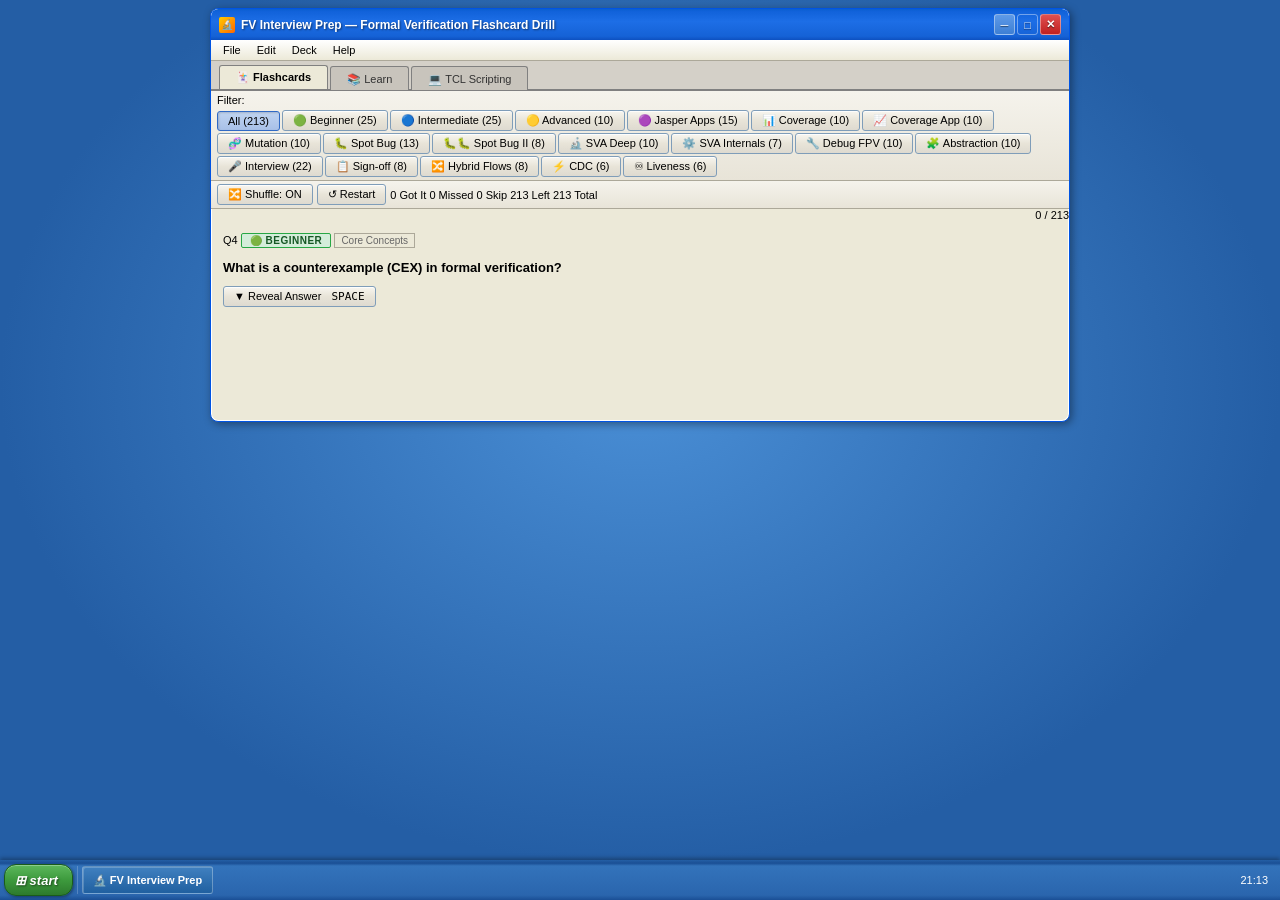
<file: fv/index.html>
<!DOCTYPE html>
<html lang="en">
<head>
<meta charset="UTF-8">
<meta name="viewport" content="width=device-width,initial-scale=1.0,maximum-scale=1.0">
<title>FV Interview Prep — Windows XP Edition</title>
<link rel="stylesheet" href="style.css">
</head>
<body>

<div class="xp-window" id="mainWin">
  <!-- Title Bar -->
  <div class="title-bar">
    <div class="title-bar-icon">🔬</div>
    <div class="title-bar-text">FV Interview Prep — Formal Verification Flashcard Drill</div>
    <div class="title-bar-btns">
      <div class="tb-btn minimize" onclick="minimizeWindow()" title="Minimize">─</div>
      <div class="tb-btn maximise" id="maximize-btn" onclick="maximizeWindow()" title="Maximize">□</div>
      <div class="tb-btn close"    onclick="closeWindow()"    title="Close">✕</div>
    </div>
  </div>
  <!-- Menu Bar -->
  <div class="menu-bar">
    <span class="menu-item">File</span>
    <span class="menu-item">Edit</span>
    <span class="menu-item">Deck</span>
    <span class="menu-item">Help</span>
  </div>

  <!-- Tab Bar -->
  <div class="tab-bar">
    <button class="tab-btn tab-active" id="tab-cards" onclick="switchTab('cards')">🃏 Flashcards</button>
    <button class="tab-btn" id="tab-learn" onclick="switchTab('learn')">📚 Learn</button>
    <button class="tab-btn" id="tab-tcl" onclick="switchTab('tcl')">💻 TCL Scripting</button>
  </div>

  <!-- ═══════════════════ FLASHCARDS TAB ═══════════════════ -->
  <div id="page-cards" class="tab-page">
    <div class="toolbar">
      <span class="toolbar-label">Filter:</span>
      <div class="filter-group" id="filter-group">
        <button class="xp-btn active-btn" onclick="setFilter('All',this)">All (213)</button>
        <button class="xp-btn" onclick="setFilter('Beginner',this)">🟢 Beginner (25)</button>
        <button class="xp-btn" onclick="setFilter('Intermediate',this)">🔵 Intermediate (25)</button>
        <button class="xp-btn" onclick="setFilter('Advanced',this)">🟡 Advanced (10)</button>
        <button class="xp-btn" onclick="setFilter('Jasper',this)">🟣 Jasper Apps (15)</button>
        <button class="xp-btn" onclick="setFilter('Coverage',this)">📊 Coverage (10)</button>
        <button class="xp-btn" onclick="setFilter('CovApp',this)">📈 Coverage App (10)</button>
        <button class="xp-btn" onclick="setFilter('Mutation',this)">🧬 Mutation (10)</button>
        <button class="xp-btn" onclick="setFilter('Bug',this)">🐛 Spot Bug (13)</button>
        <button class="xp-btn" onclick="setFilter('Bug2',this)">🐛🐛 Spot Bug II (8)</button>
        <button class="xp-btn" onclick="setFilter('SVA_Deep',this)">🔬 SVA Deep (10)</button>
        <button class="xp-btn" onclick="setFilter('SVA_Int',this)">⚙️ SVA Internals (7)</button>
        <button class="xp-btn" onclick="setFilter('Debug',this)">🔧 Debug FPV (10)</button>
        <button class="xp-btn" onclick="setFilter('Abstraction',this)">🧩 Abstraction (10)</button>
        <button class="xp-btn" onclick="setFilter('Interview',this)">🎤 Interview (22)</button>
        <button class="xp-btn" onclick="setFilter('Methodology_Adv',this)">📋 Sign-off (8)</button>
        <button class="xp-btn" onclick="setFilter('Hybrid',this)">🔀 Hybrid Flows (8)</button>
        <button class="xp-btn" onclick="setFilter('CDC',this)">⚡ CDC (6)</button>
        <button class="xp-btn" onclick="setFilter('Liveness',this)">♾ Liveness (6)</button>
      </div>
    </div>
    <div class="toolbar toolbar-controls">
      <button class="xp-btn" onclick="toggleShuffle()" id="shuffle-label">🔀 Shuffle: ON</button>
      <button class="xp-btn" onclick="restartDeck()">↺ Restart</button>
      <div class="stats-bar">
        <span class="stat-chip correct-chip"><span id="s-correct">0</span> Got It</span>
        <span class="stat-chip wrong-chip"><span id="s-wrong">0</span> Missed</span>
        <span class="stat-chip skip-chip"><span id="s-skip">0</span> Skip</span>
        <span class="stat-chip remain-chip"><span id="s-remain">0</span> Left</span>
        <span class="stat-chip total-chip"><span id="s-total">0</span> Total</span>
      </div>
    </div>
    <div class="progress-bar-wrap">
      <div class="progress-fill" id="progress-fill"></div>
      <div class="progress-text" id="progress-text">0 / 0</div>
    </div>

    <div id="main-area">
      <div class="card-body" id="card-body">
        <div class="card-header-row">
          <span class="q-num" id="q-num">Q—</span>
          <span class="diff-tag" id="diff-tag">—</span>
          <span class="cat-tag" id="cat-tag">—</span>
        </div>
        <div id="question-container"></div>
        <div class="answer-block" id="answer-block">
          <div class="answer-label" id="answer-label">ANSWER:</div>
          <div id="answer-container"></div>
        </div>
        <div class="action-row" id="action-row-reveal">
          <button class="xp-btn reveal-btn" onclick="revealAnswer()">▼ Reveal Answer &nbsp;<kbd>SPACE</kbd></button>
        </div>
        <div class="action-row" id="action-row-grade" style="display:none">
          <button class="xp-btn grade-btn ok-btn" onclick="grade('correct')">✔ Got It &nbsp;<kbd>1</kbd></button>
          <button class="xp-btn grade-btn bad-btn" onclick="grade('wrong')">✘ Missed &nbsp;<kbd>2</kbd></button>
          <button class="xp-btn grade-btn skip-btn" onclick="grade('skip')">→ Skip &nbsp;<kbd>3</kbd></button>
        </div>
      </div>
    </div>

    <div class="done-screen" id="done-screen">
      <div class="done-trophy">🎉</div>
      <div class="done-title">Session Complete</div>
      <div class="done-icon">🏆</div>
      <div class="done-score" id="final-score"></div>
      <div class="done-sub" id="final-sub"></div>
      <div class="action-row" style="margin-top:16px">
        <button class="xp-btn" onclick="restartDeck()">↺ Restart</button>
        <button class="xp-btn" onclick="reviewMissed()">Review Missed</button>
      </div>
      <div id="missed-list" style="margin-top:16px;text-align:left"></div>
    </div>
  </div>

  <!-- ═══════════════════ LEARN TAB ═══════════════════ -->
  <div id="page-learn" class="tab-page" style="display:none">
    <div class="ref-layout">
      <div class="ref-sidebar" id="learn-sidebar"></div>
      <div class="ref-content" id="learn-content">
        <div class="ref-welcome">
          <h2>📚 FV Reference Library</h2>
          <p>Select a topic from the sidebar to view detailed reference material. Use this alongside the flashcards to understand the <em>why</em> behind the answers.</p>
          <div class="ref-topics-grid" id="learn-topics-grid"></div>
        </div>
      </div>
    </div>
  </div>

  <!-- ═══════════════════ TCL TAB ═══════════════════ -->
  <div id="page-tcl" class="tab-page" style="display:none">
    <div class="ref-layout">
      <div class="ref-sidebar" id="tcl-sidebar"></div>
      <div class="ref-content" id="tcl-content">
        <div class="ref-welcome">
          <h2>💻 JasperGold TCL Scripting</h2>
          <p>Comprehensive TCL reference for JasperGold FPV flows. Covers everything from language basics to production CI scripts. Select a section from the sidebar.</p>
          <div class="ref-topics-grid" id="tcl-topics-grid"></div>
        </div>
      </div>
    </div>
  </div>

</div>

<!-- Taskbar -->
<!-- Start Menu -->
<div id="start-menu" class="start-menu" style="display:none">
  <div class="sm-header">
    <div class="sm-header-icon">🔬</div>
    <div class="sm-header-text">
      <div class="sm-user">FV Engineer</div>
      <div class="sm-sub">Formal Verification</div>
    </div>
  </div>
  <div class="sm-body">
    <div class="sm-left">
      <div class="sm-section-label">Recently Opened</div>
      <div class="sm-item" onclick="openWindow();closeStartMenu()">
        <span class="sm-item-icon">🔬</span>
        <span class="sm-item-text">FV Interview Prep</span>
      </div>
      <div class="sm-item" onclick="switchTabFromMenu('learn');closeStartMenu()">
        <span class="sm-item-icon">📚</span>
        <span class="sm-item-text">Learn Reference</span>
      </div>
      <div class="sm-item" onclick="switchTabFromMenu('tcl');closeStartMenu()">
        <span class="sm-item-icon">💻</span>
        <span class="sm-item-text">TCL Scripting</span>
      </div>
      <div class="sm-divider"></div>
      <div class="sm-item" onclick="restartDeck();openWindow();closeStartMenu()">
        <span class="sm-item-icon">🔄</span>
        <span class="sm-item-text">Restart Deck</span>
      </div>
    </div>
    <div class="sm-right">
      <div class="sm-item sm-right-item" onclick="closeStartMenu()">
        <span class="sm-item-icon">📁</span>
        <span class="sm-item-text">All Categories</span>
      </div>
      <div class="sm-divider"></div>
      <div class="sm-item sm-right-item shutdown" onclick="closeWindow();closeStartMenu()">
        <span class="sm-item-icon">🔴</span>
        <span class="sm-item-text">Close Window</span>
      </div>
    </div>
  </div>
  <div class="sm-footer">
    <button class="sm-footer-btn" onclick="closeWindow();closeStartMenu()">🔴 Turn Off Computer</button>
  </div>
</div>

<!-- Closed screen (shown when window is closed) -->
<div id="closed-screen" style="display:none" class="closed-screen">
  <div class="desktop-icon" ondblclick="openWindow()">
    <div class="di-icon">🔬</div>
    <div class="di-label">FV Interview Prep</div>
  </div>
</div>

<div class="taskbar">
  <button class="start-btn" onclick="toggleStartMenu()" id="start-btn">⊞ start</button>
  <div class="taskbar-sep"></div>
  <div class="taskbar-app active-task" id="taskbar-app-btn" onclick="toggleWindow()">🔬 FV Interview Prep</div>
  <div class="taskbar-clock" id="taskbar-clock">00:00</div>
</div>





<script src="questions.js" defer></script>
<script src="learn.js" defer></script>
<script src="tcl_ref.js" defer></script>
<script src="app.js" defer></script>
</body>
</html>
</file>
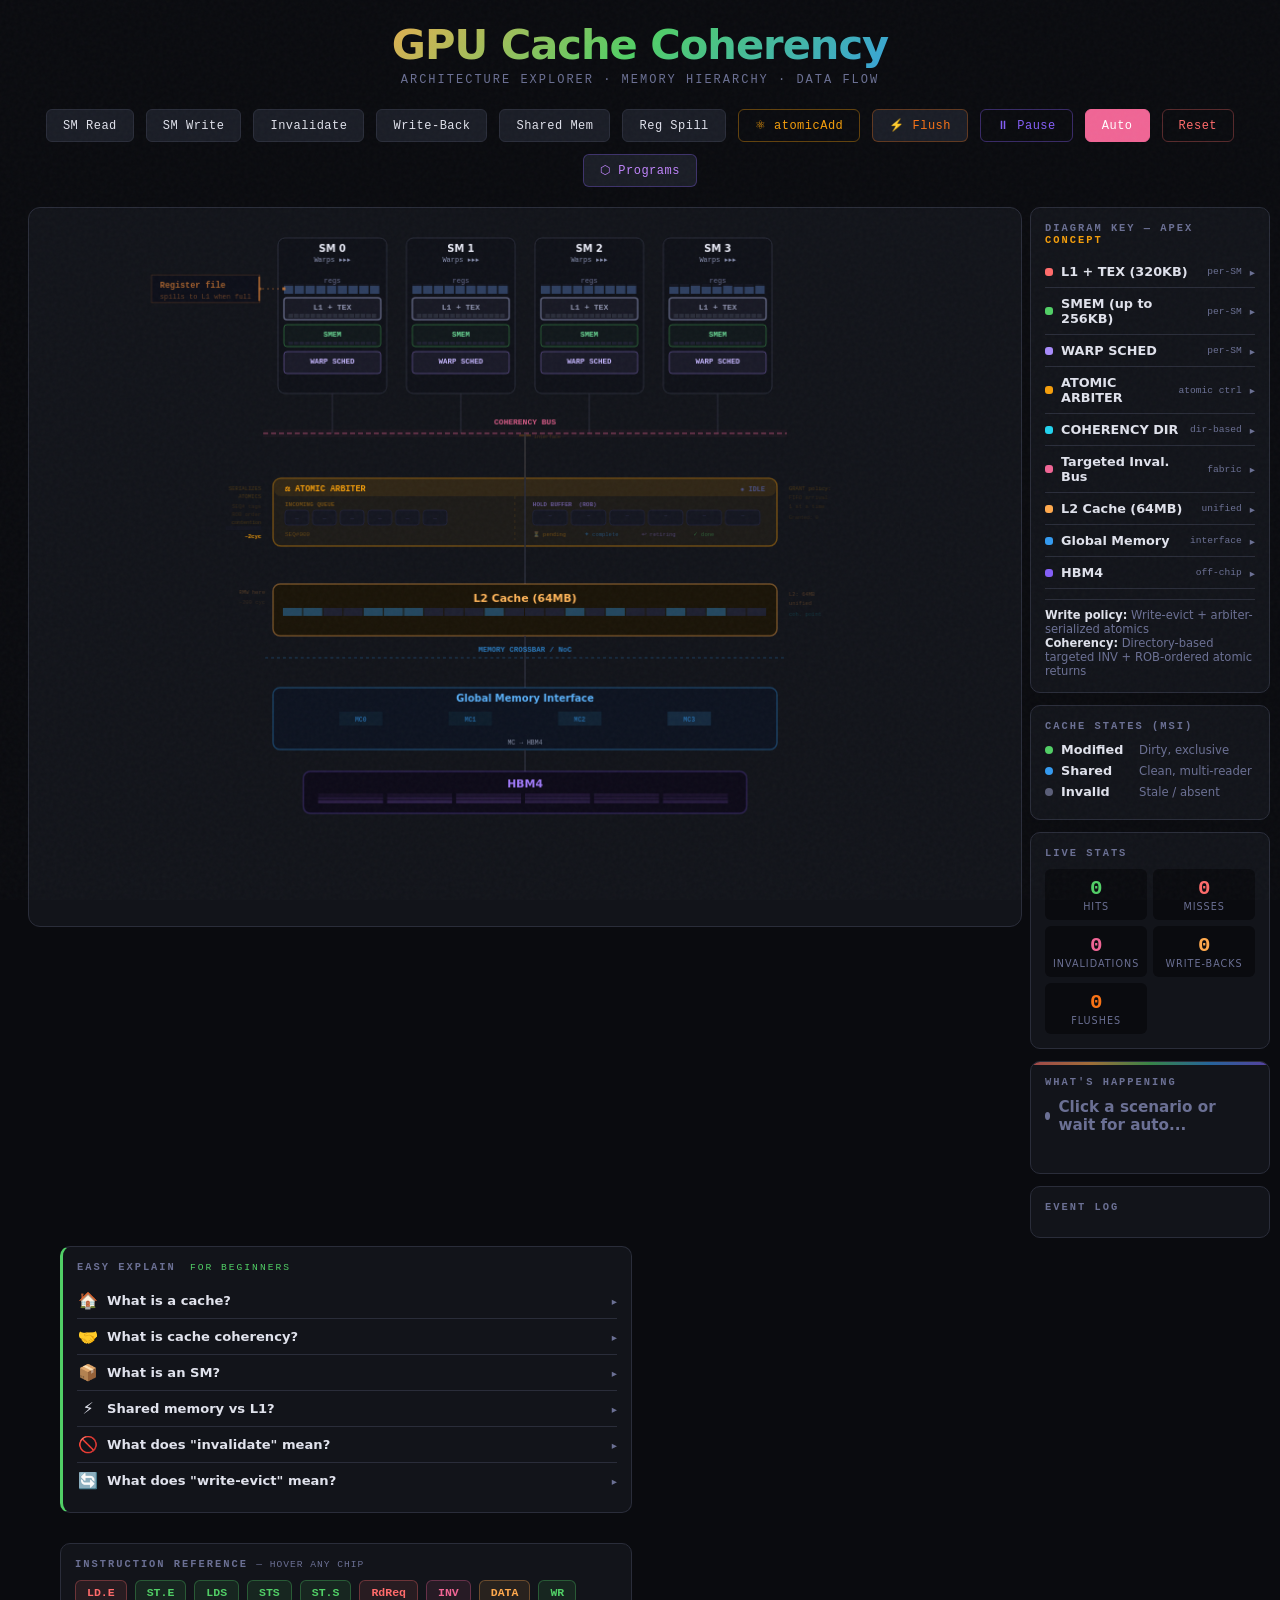
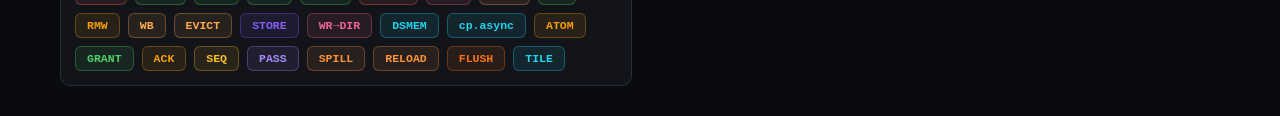
<file: mh/index.html>
<!DOCTYPE html>
<html lang="en">
<head>
<meta charset="UTF-8">
<meta name="viewport" content="width=device-width, initial-scale=1.0">
<title>GPU Cache Coherency — Architecture Explorer</title>
<style>
/* Fonts: system stack — no external dependency */
:root {
  --bg: #0a0b0f; --surface: #12141a; --surface2: #1a1d26;
  --border: #2a2d3a; --text: #e0e2ec; --dim: #6b7094;
  --l1: #ff6b6b; --l2: #ffa94d; --smem: #51cf66;
  --global: #339af0; --dram: #845ef7; --coherency: #f06595;
  --new-block: #22d3ee; --changed: #facc15;
}
* { margin:0; padding:0; box-sizing:border-box; }
body { background:var(--bg); color:var(--text); font-family:-apple-system,BlinkMacSystemFont,'Segoe UI',system-ui,sans-serif; min-height:100vh; overflow-x:hidden; }
.grain { position:fixed; inset:0; pointer-events:none; z-index:999; opacity:.03;
  background-image:url("data:image/svg+xml,%3Csvg viewBox='0 0 256 256' xmlns='http://www.w3.org/2000/svg'%3E%3Cfilter id='n'%3E%3CfeTurbulence type='fractalNoise' baseFrequency='0.9' numOctaves='4' stitchTiles='stitch'/%3E%3C/filter%3E%3Crect width='100%25' height='100%25' filter='url(%23n)'/%3E%3C/svg%3E"); }

header { text-align:center; padding:20px 16px 10px; }
header h1 { font-size:clamp(1.6rem,3.5vw,2.6rem); font-weight:800; letter-spacing:-1px;
background:linear-gradient(135deg,#ff6b6b,#ffa94d,#51cf66,#339af0,#845ef7);
-webkit-background-clip:text; -webkit-text-fill-color:transparent; background-clip:text; }
header p { color:var(--dim); font-family:ui-monospace,'SF Mono','Courier New',monospace; font-size:.75rem; margin-top:4px; letter-spacing:2px; text-transform:uppercase; }

.controls { display:flex; justify-content:center; gap:12px; padding:12px 20px; flex-wrap:wrap; }
.controls button {
background:var(--surface2); border:1px solid var(--border); color:var(--text);
font-family:ui-monospace,'SF Mono','Courier New',monospace; font-size:.75rem; padding:8px 16px;
border-radius:6px; cursor:pointer; transition:all .2s; letter-spacing:.5px;
position:relative;
}
.controls button:hover { border-color:var(--coherency); color:#fff; }
.controls button.active { background:var(--coherency); border-color:var(--coherency); color:#fff; }
.controls button.reset-btn { background:transparent; border-color:#ff6b6b50; color:#ff6b6b; }
.controls button.reset-btn:hover { background:#ff6b6b20; border-color:#ff6b6b; }

/* ── Pause button ── */
.controls button.pause-btn {
  background:transparent; border-color:#845ef760; color:#845ef7;
}
.controls button.pause-btn:hover { background:#845ef720; border-color:#845ef7; color:#c0a8ff; }
.controls button.pause-btn.active { background:#845ef7; border-color:#845ef7; color:#fff; }

/* ── Flush button ── */
.controls button.flush-btn {
  border-color: #f9731650; color: #f97316;
}
.controls button.flush-btn:hover { background:#f9731618; border-color:#f97316; color:#fb923c; }

/* ── Atomic button ── */
.controls button.atomic-btn {
  background: transparent; border-color: #f59e0b60; color: #f59e0b;
}
.controls button.atomic-btn:hover { background:#f59e0b18; border-color:#f59e0b; color:#fbbf24; }
.controls button.cp-async-btn:hover { background:#22d3ee15; border-color:#22d3ee; color:#67e8f9; }
.controls button.tma-btn {
  background: transparent; border-color: #22d3ee50; color: #22d3ee;
}
.controls button.tma-btn:hover { background:#22d3ee15; border-color:#22d3ee; color:#67e8f9; }

/* ── Rich block info panel (arbiter etc.) ── */
.arb-section { margin-bottom: 10px; }
.arb-section-title {
  font-family:ui-monospace,'SF Mono','Courier New',monospace; font-size: .6rem;
  text-transform: uppercase; letter-spacing: 1.5px;
  color: #f59e0b; margin-bottom: 5px; padding-bottom: 3px;
  border-bottom: 1px solid #f59e0b22;
}
.arb-section-title.green { color: #51cf66; border-bottom-color: #51cf6622; }
.arb-section-title.blue  { color: #339af0; border-bottom-color: #339af022; }
.arb-section-title.purple{ color: #a78bfa; border-bottom-color: #a78bfa22; }
.arb-section-title.pink  { color: #ffa94d; border-bottom-color: #ffa94d22; }
.arb-pipeline {
  display: flex; align-items: center; gap: 0; margin: 6px 0 8px;
  font-family:ui-monospace,'SF Mono','Courier New',monospace; font-size: .58rem;
}
.arb-step {
  background: #1a1d26; border: 1px solid #2a2d3a; border-radius: 4px;
  padding: 3px 6px; color: #aaa; white-space: nowrap; position: relative;
}
.arb-step.amber { border-color: #f59e0b50; color: #f59e0b; background: #f59e0b0a; }
.arb-step.green { border-color: #51cf6650; color: #51cf66; background: #51cf660a; }
.arb-step.blue  { border-color: #339af050; color: #339af0; background: #339af00a; }
.arb-step.orange{ border-color: #ffa94d50; color: #ffa94d; background: #ffa94d0a; }
.arb-step.purple{ border-color: #a78bfa50; color: #a78bfa; background: #a78bfa0a; }
.arb-arrow { color: #3a3d55; font-size: .65rem; padding: 0 2px; }
.arb-row { display: flex; gap: 6px; margin-bottom: 4px; font-size: .73rem; line-height: 1.5; }
.arb-row-label {
  font-family:ui-monospace,'SF Mono','Courier New',monospace; font-size: .6rem;
  color: #f59e0b; min-width: 60px; flex-shrink: 0; padding-top: 1px;
}
.arb-row-val { color: #c0c4d8; flex: 1; }
.arb-note { font-size: .7rem; color: #6b7094; line-height: 1.55; margin-bottom: 6px; font-style: italic; }
.arb-tag {
  display: inline-block; font-family:ui-monospace,'SF Mono','Courier New',monospace;
  font-size: .55rem; padding: 1px 5px; border-radius: 3px; margin: 1px 2px;
  border: 1px solid; vertical-align: middle;
}
.arb-tag.amber { color: #f59e0b; border-color: #f59e0b50; background: #f59e0b10; }
.arb-tag.green { color: #51cf66; border-color: #51cf6650; background: #51cf6610; }
.arb-tag.blue  { color: #339af0; border-color: #339af050; background: #339af010; }
.arb-tag.purple{ color: #a78bfa; border-color: #a78bfa50; background: #a78bfa10; }
.arb-tag.orange{ color: #ffa94d; border-color: #ffa94d50; background: #ffa94d10; }
.arb-divider { border: none; border-top: 1px solid #1e2030; margin: 8px 0; }
.tt-wide {
  max-width: 380px !important;
  min-width: 340px !important;
}
.tt-arb-section {
  margin-top: 8px;
  padding-top: 7px;
  border-top: 1px solid var(--border);
}
.tt-arb-label {
  font-family:ui-monospace,'SF Mono','Courier New',monospace;
  font-size: .56rem;
  color: #6b7090;
  text-transform: uppercase;
  letter-spacing: 1px;
  margin-bottom: 4px;
}
.tt-arb-queue {
  display: flex;
  gap: 3px;
  flex-wrap: wrap;
  margin-bottom: 3px;
}
.tt-arb-slot {
  width: 26px; height: 18px;
  border-radius: 3px;
  background: #1e2030;
  border: 1px solid #2a2d3a;
  font-family:ui-monospace,'SF Mono','Courier New',monospace;
  font-size: .56rem;
  display: flex; align-items: center; justify-content: center;
  color: #6b7090;
  transition: all .2s;
}
.tt-arb-slot.occ { background:#f59e0b22; border-color:#f59e0b80; color:#fbbf24; }
.tt-arb-slot.ret { background:#339af022; border-color:#339af080; color:#339af0; }
.tt-arb-slot.don { background:#51cf6622; border-color:#51cf6680; color:#51cf66; }
.tt-arb-rob {
  display: flex;
  gap: 3px;
  margin-bottom: 3px;
}
.tt-arb-rob-slot {
  flex: 1;
  height: 16px;
  border-radius: 3px;
  background: #1e2030;
  border: 1px solid #2a2d3a;
  font-family:ui-monospace,'SF Mono','Courier New',monospace;
  font-size: .5rem;
  display: flex; align-items: center; justify-content: center;
  color: #6b7090;
}
.tt-arb-rob-slot.pend { background:#f59e0b18; border-color:#f59e0b50; color:#f59e0b; }
.tt-arb-rob-slot.comp { background:#339af018; border-color:#339af050; color:#339af0; }
.tt-arb-rob-slot.retr { background:#a78bfa18; border-color:#a78bfa50; color:#a78bfa; }
.tt-arb-rob-slot.done { background:#51cf6618; border-color:#51cf6650; color:#51cf66; }
.tt-arb-bar-bg {
  height: 5px; border-radius: 3px; background: #1e2030;
  overflow: hidden; margin: 3px 0;
}
.tt-arb-bar-fill {
  height: 100%; border-radius: 3px;
  background: linear-gradient(90deg, #51cf66, #f59e0b, #ff6b6b);
  transition: width .3s;
}
.tt-arb-grant-log {
  font-family:ui-monospace,'SF Mono','Courier New',monospace;
  font-size: .58rem;
  color: #6b7090;
  line-height: 1.7;
}
.tt-arb-grant-log .gs { color: #f59e0b; }
.tt-arb-grant-log .gc { color: #e0e2ec; }

/* ── Latency badge on blocks ── */
.lat-badge {
  position: absolute;
  pointer-events: none;
  z-index: 25;
  font-family:ui-monospace,'SF Mono','Courier New',monospace;
  font-size: .58rem;
  font-weight: 700;
  padding: 2px 7px;
  border-radius: 4px;
  border: 1px solid currentColor;
  opacity: 0;
  transition: opacity .2s;
  white-space: nowrap;
}
.lat-badge.visible { opacity: 1; }
.paused-badge.visible { display:block; }

/* ── Scenario tooltip ── */
#scenario-tooltip {
  position:fixed; pointer-events:none; z-index:300;
  background:#090b12; border:1px solid var(--border);
  border-radius:12px; padding:14px 16px; max-width:290px; min-width:220px;
  box-shadow:0 14px 44px rgba(0,0,0,.9);
  opacity:0; transition:opacity .15s, transform .15s;
  transform:translateY(6px);
  font-size:.75rem; line-height:1.6;
}
#scenario-tooltip.visible { opacity:1; transform:translateY(0); }
#scenario-tooltip .st-title {
  font-family:ui-monospace,'SF Mono','Courier New',monospace; font-weight:700; font-size:.82rem;
  margin-bottom:8px; display:flex; align-items:center; gap:8px;
}
#scenario-tooltip .st-dot { width:8px; height:8px; border-radius:2px; flex-shrink:0; }
#scenario-tooltip .st-desc { color:#c8cce0; font-size:.75rem; line-height:1.55; margin-bottom:8px; }
#scenario-tooltip .st-detail {
  background:#0f1520; border:1px solid #339af020; border-radius:7px;
  padding:8px 10px;
}
#scenario-tooltip .st-detail-label {
  font-family:ui-monospace,'SF Mono','Courier New',monospace; font-size:.55rem; font-weight:700;
  text-transform:uppercase; letter-spacing:1.5px; color:#339af099; margin-bottom:3px;
}
#scenario-tooltip .st-detail-text { color:#90c8f0; font-size:.72rem; line-height:1.5; }

.main-container { display:flex; gap:8px; padding:8px 10px; width:100%; box-sizing:border-box; align-items:flex-start; overflow-x:hidden; }
.viz-area { flex:1; min-width:0; position:relative; }
canvas { width:100%; height:720px; background:var(--surface); border-radius:12px; border:1px solid var(--border); display:block; cursor:default; }
@media(max-width:500px){ canvas { height:640px; } .viz-area { max-width:none; } }

/* ── Pause side panel ── */
#pause-panel {
  width: 0;
  min-width: 0;
  overflow: hidden;
  opacity: 0;
  transition: width 0.35s cubic-bezier(.4,0,.2,1),
              opacity 0.25s ease,
              min-width 0.35s cubic-bezier(.4,0,.2,1);
  flex-shrink: 0;
  display: flex;
  flex-direction: column;
  gap: 0;
}
#pause-panel.open {
  width: 260px;
  min-width: 260px;
  opacity: 1;
}
.pp-header {
  display: flex; align-items: center; gap: 8px;
  padding: 12px 14px 10px;
  border-bottom: 1px solid var(--border);
  font-size: .72rem; font-weight: 700; letter-spacing: .06em;
  text-transform: uppercase; color: var(--dim);
}
.pp-header .pp-dot {
  width: 7px; height: 7px; border-radius: 50%;
  background: #51cf66; flex-shrink: 0;
  animation: pulse-dot 1.5s ease-in-out infinite;
}
.pp-header .pp-title { flex: 1; }
.pp-header .pp-op {
  font-size: .68rem; padding: 2px 7px; border-radius: 4px;
  font-weight: 600; letter-spacing: .03em;
}
#pp-log {
  flex: 1;
  min-height: 0;          /* critical: lets flex child shrink and scroll */
  overflow-y: auto;
  overscroll-behavior: contain;
  scrollbar-width: thin;
  scrollbar-color: #3a3d52 transparent;
  padding: 10px 0 10px;
  display: flex;
  flex-direction: column;
  gap: 2px;
}
#pp-log::-webkit-scrollbar { width: 4px; }
#pp-log::-webkit-scrollbar-track { background: transparent; }
#pp-log::-webkit-scrollbar-thumb { background: #3a3d52; border-radius: 3px; }
#pp-log::-webkit-scrollbar-thumb:hover { background: #555878; }
.pp-entry {
  padding: 7px 14px;
  font-size: .72rem;
  line-height: 1.5;
  color: #c8cde8;
  border-left: 2px solid transparent;
  opacity: 0;
  transform: translateX(-6px);
  transition: opacity 0.2s ease, transform 0.2s ease;
}
.pp-entry.show {
  opacity: 1;
  transform: translateX(0);
}
.pp-entry.new {
  border-left-color: var(--pp-accent, #845ef7);
  color: #e8ecff;
  font-weight: 500;
}
.pp-entry .pp-step-num {
  display: inline-block;
  width: 16px; height: 16px; line-height: 16px;
  border-radius: 50%; text-align: center;
  font-size: .62rem; font-weight: 700;
  margin-right: 7px; flex-shrink: 0;
  vertical-align: middle;
}
.pp-empty {
  padding: 24px 14px;
  font-size: .72rem; color: var(--dim);
  font-style: italic; text-align: center;
  line-height: 1.6;
}
.pp-divider {
  height: 1px; background: var(--border);
  margin: 6px 14px;
  opacity: 0.5;
}

/* ── Programs button ── */
.controls button.programs-btn {
  border-color: #845ef755; color: #c084fc;
}
.controls button.programs-btn:hover { background:#845ef720; border-color:#845ef7; color:#d8b4fe; }
.controls button.programs-btn.active { background:#845ef7; border-color:#845ef7; color:#fff; }

/* ── Programs modal ── */
#programs-modal {
  position: fixed; inset: 0; z-index: 1000;
  background: rgba(10,11,18,0.82); backdrop-filter: blur(6px);
  display: flex; align-items: center; justify-content: center;
}
#programs-modal-inner {
  background: var(--surface); border: 1px solid var(--border);
  border-radius: 14px; width: min(520px, 92vw);
  box-shadow: 0 24px 60px rgba(0,0,0,0.5);
  overflow: hidden;
}
#pm-header {
  display: flex; align-items: center; justify-content: space-between;
  padding: 14px 18px 12px;
  border-bottom: 1px solid var(--border);
  font-size: .8rem; font-weight: 700; letter-spacing: .06em;
  text-transform: uppercase; color: #c084fc;
}
#pm-close {
  background: none; border: none; color: var(--dim); font-size: 1rem;
  cursor: pointer; padding: 2px 6px; border-radius: 4px;
}
#pm-close:hover { color: #fff; background: var(--border); }
#pm-body { padding: 16px 18px 20px; display: flex; flex-direction: column; gap: 14px; }
.pm-prog-card {
  border: 1px solid var(--border); border-radius: 8px;
  padding: 10px 14px; cursor: pointer;
  transition: border-color .15s, background .15s;
}
.pm-prog-card:hover { border-color: #845ef7; background: #845ef710; }
.pm-prog-card.active { border-color: #845ef7; background: #845ef718; }
.pm-prog-name { font-size: .78rem; font-weight: 700; color: #c084fc; margin-bottom: 3px; }
.pm-prog-desc { font-size: .68rem; color: var(--dim); line-height: 1.5; }
#pm-input-label { font-size: .72rem; color: var(--dim); margin-bottom: 6px; }
#pm-numbers {
  width: 100%; box-sizing: border-box;
  background: #0d0e18; border: 1px solid var(--border); border-radius: 6px;
  color: var(--text); font-size: .82rem; padding: 8px 12px;
  outline: none; font-family:ui-monospace,'SF Mono','Courier New',monospace;
  transition: border-color .15s;
}
#pm-numbers:focus { border-color: #845ef7; }
#pm-preview {
  display: flex; gap: 8px; margin-top: 8px; min-height: 36px;
  align-items: center;
}
.pm-num-box {
  background: #845ef722; border: 1px solid #845ef755;
  border-radius: 6px; padding: 4px 10px;
  font-size: .82rem; font-weight: 700; color: #c084fc;
  font-family:ui-monospace,'SF Mono','Courier New',monospace;
  min-width: 28px; text-align: center;
}
.pm-addr-label {
  font-size: .58rem; color: var(--dim); text-align: center;
  margin-top: 2px; font-family:ui-monospace,'SF Mono','Courier New',monospace;
}
#pm-error { font-size: .68rem; color: #ff6b6b; min-height: 14px; }
#pm-run-btn {
  background: #845ef7; border: none; border-radius: 8px;
  color: #fff; font-size: .78rem; font-weight: 700;
  padding: 9px 20px; cursor: pointer; align-self: flex-end;
  letter-spacing: .04em; transition: background .15s;
}
#pm-run-btn:hover { background: #9b79ff; }
#pm-run-btn:disabled { background: var(--border); color: var(--dim); cursor: default; }

/* ── Sort side panel header extras ── */
#sort-array-display {
  padding: 10px 14px 8px;
  border-bottom: 1px solid var(--border);
  display: flex; flex-direction: column; gap: 6px;
}
#sort-phase-label {
  font-size: .62rem; color: var(--dim); letter-spacing: .05em;
  text-transform: uppercase; font-weight: 600;
}
#sort-array-boxes {
  display: flex; gap: 5px; align-items: flex-end;
}
.sort-box {
  display: flex; flex-direction: column; align-items: center; gap: 2px;
}
.sort-box-val {
  background: #1e2030; border: 1px solid var(--border);
  border-radius: 5px; padding: 4px 7px;
  font-size: .8rem; font-weight: 700;
  font-family:ui-monospace,'SF Mono','Courier New',monospace; color: var(--text);
  min-width: 26px; text-align: center;
  transition: background .3s, border-color .3s, color .3s;
}
.sort-box-val.comparing { background: #f59e0b22; border-color: #f59e0b; color: #fbbf24; }
.sort-box-val.swapping  { background: #f06595aa; border-color: #f06595; color: #fff; }
.sort-box-val.sorted    { background: #51cf6622; border-color: #51cf66; color: #51cf66; }
.sort-box-addr {
  font-size: .55rem; color: var(--dim);
  font-family:ui-monospace,'SF Mono','Courier New',monospace;
}

/* Wrap panel + viz side by side */
/* Wrap panel + viz side by side */
#sim-row {
  display: flex;
  align-items: flex-start;
  gap: 16px;
  flex: 1;
  min-width: 0;
  overflow: visible;
}
#pause-panel-wrap {
  position: relative;
  background: var(--surface);
  border: 1px solid transparent;
  border-radius: 12px;
  display: flex;
  flex-direction: column;
  height: 720px;
  box-sizing: border-box;
  overflow: hidden;
  width: 0;
  min-width: 0;
  opacity: 0;
  flex-shrink: 0;
  transition: width 0.35s cubic-bezier(.4,0,.2,1),
              opacity 0.3s ease,
              min-width 0.35s cubic-bezier(.4,0,.2,1);
}
#pause-panel-wrap.open {
  width: 240px;
  min-width: 240px;
  opacity: 1;
  border-color: var(--border);
}
@media(max-width:1300px) {
  /* info-panel shrinks to make room for canvas */
  }
@media(max-width:1100px) {
  #sim-row { flex-direction: column; }
  #pause-panel-wrap.open { width: 100%; min-width: 0; min-height: auto; }
  .main-container { flex-wrap: wrap; }
  .info-panel { width: 100% !important; min-width: 0 !important; flex-direction: row; flex-wrap: wrap; gap: 10px; }
  .info-card { flex: 1; min-width: 220px; }
}

/* ── Tooltip ── */
#block-tooltip {
  position:absolute; pointer-events:none; z-index:100;
  background:#0d0f16; border:1px solid var(--border);
  border-radius:10px; padding:11px 14px; max-width:240px;
  box-shadow: 0 8px 32px rgba(0,0,0,.7);
  opacity:0; transition:opacity .15s;
  font-size:.75rem; line-height:1.55;
}
#block-tooltip.visible { opacity:1; }
#block-tooltip .tt-title { font-weight:700; font-size:.85rem; margin-bottom:6px; display:flex; align-items:center; gap:7px; }
#block-tooltip .tt-dot { width:9px; height:9px; border-radius:3px; flex-shrink:0; }
#block-tooltip .tt-desc { color:var(--dim); margin-bottom:7px; }
#block-tooltip .tt-meta { display:flex; flex-wrap:wrap; gap:5px; }
#block-tooltip .tt-chip {
  font-family:ui-monospace,'SF Mono','Courier New',monospace; font-size:.6rem; font-weight:600;
  padding:2px 7px; border-radius:4px;
}
#block-tooltip .tt-hint {
  margin-top:8px; padding-top:6px; border-top:1px solid var(--border);
  font-size:.65rem; color:#6b7094; font-family:ui-monospace,'SF Mono','Courier New',monospace;
  display:flex; align-items:center; gap:5px;
}
#block-tooltip .tt-hint::before { content:'◉'; font-size:.7rem; }

/* ── Instruction tooltip ── */
#instr-tooltip {
  position:fixed; pointer-events:none; z-index:200;
  background:#080a10; border:1px solid var(--border);
  border-radius:12px; padding:14px 16px; max-width:310px; min-width:240px;
  box-shadow: 0 12px 40px rgba(0,0,0,.85);
  opacity:0; transition:opacity .15s, transform .15s;
  transform:translateY(4px);
  font-size:.75rem; line-height:1.6;
}
#instr-tooltip.visible { opacity:1; transform:translateY(0); }
#instr-tooltip .it-name {
  font-family:ui-monospace,'SF Mono','Courier New',monospace; font-weight:700; font-size:.82rem;
  margin-bottom:8px; display:flex; align-items:center; gap:8px;
}
#instr-tooltip .it-dot { width:8px; height:8px; border-radius:2px; flex-shrink:0; }
#instr-tooltip .it-section { margin-bottom:8px; }
#instr-tooltip .it-label {
  font-family:ui-monospace,'SF Mono','Courier New',monospace; font-size:.55rem; font-weight:700;
  text-transform:uppercase; letter-spacing:1.5px; color:#6b7094; margin-bottom:3px;
}
#instr-tooltip .it-text { color:#c8cce0; font-size:.74rem; line-height:1.55; }
#instr-tooltip .it-why-box {
  background:#0f1a12; border:1px solid #51cf6625; border-radius:7px;
  padding:8px 10px; margin-top:6px;
}
#instr-tooltip .it-why-box .it-label { color:#51cf6699; }
#instr-tooltip .it-why-box .it-text { color:#a0dbb0; }

/* ── Selection panel ── */
#sel-panel {
  background:var(--surface); border:1px solid var(--border); border-radius:10px;
  padding:14px; display:none; margin-top:12px;
}
#sel-panel { max-height: 70vh; overflow-y: auto; scrollbar-width: thin; scrollbar-color: #2a2d3a transparent; }
#sel-panel.visible { display:block; }
#sel-panel h4 { font-size:.65rem; font-family:ui-monospace,'SF Mono','Courier New',monospace; text-transform:uppercase; letter-spacing:2px; color:var(--dim); margin-bottom:10px; }
#sel-panel .sel-name { font-weight:700; font-size:.95rem; margin-bottom:6px; }
#sel-panel .sel-desc { font-size:.78rem; color:var(--dim); line-height:1.55; margin-bottom:10px; }
#sel-panel .sel-connections { }
#sel-panel .sel-connections h5 { font-size:.6rem; font-family:ui-monospace,'SF Mono','Courier New',monospace; text-transform:uppercase; letter-spacing:1.5px; color:var(--dim); margin-bottom:7px; }
#sel-panel .conn-list { display:flex; flex-direction:column; gap:5px; }
#sel-panel .conn-item {
  display:flex; align-items:flex-start; gap:8px; padding:7px 10px;
  background:var(--bg); border-radius:6px; border:1px solid var(--border);
  font-size:.75rem; line-height:1.45; cursor:pointer; transition:border-color .15s;
}
#sel-panel .conn-item:hover { border-color: #4a4d5a; }
#sel-panel .conn-item .ci-arrow { font-family:ui-monospace,'SF Mono','Courier New',monospace; font-size:.7rem; flex-shrink:0; margin-top:1px; }
#sel-panel .conn-item .ci-body { flex:1; }
#sel-panel .conn-item .ci-target { font-weight:600; }
#sel-panel .conn-item .ci-why { color:var(--dim); font-size:.7rem; display:block; }
#sel-panel .close-btn { float:right; font-size:.7rem; color:var(--dim); cursor:pointer; font-family:ui-monospace,'SF Mono','Courier New',monospace; padding:2px 6px; border:1px solid var(--border); border-radius:4px; }
#sel-panel .close-btn:hover { color:var(--text); }

.info-panel { width:240px; min-width:200px; flex-shrink:0; display:flex; flex-direction:column; gap:12px; }
.info-card { background:var(--surface); border:1px solid var(--border); border-radius:10px; padding:14px; }
.info-card h3 { font-size:.65rem; font-family:ui-monospace,'SF Mono','Courier New',monospace; text-transform:uppercase; letter-spacing:2px; color:var(--dim); margin-bottom:10px; }

/* Instruction reference chips */
.instr-section { margin-top:0; }
.instr-chips { display:flex; flex-wrap:wrap; gap:8px; }
.instr-chip {
  font-family:ui-monospace,'SF Mono','Courier New',monospace; font-size:.72rem; font-weight:700;
  padding:5px 11px; border-radius:6px; cursor:pointer;
  border:1px solid transparent; transition:all .15s;
  user-select:none;
}
.instr-chip:hover { transform:translateY(-1px); box-shadow:0 4px 14px rgba(0,0,0,.4); }

.bottom-section { max-width:1200px; margin:0 auto; padding:0 20px 30px; }
.bottom-grid { display:grid; grid-template-columns:1fr 1fr; gap:16px; }

@media(min-width:1101px) {
.perf-bars { height:32px; }
.perf-bar-val { font-size:.58rem; }
.perf-label { min-width:70px; font-size:.75rem; }
}

.acc-item { border-bottom:1px solid var(--border); }
.acc-item:last-child { border-bottom:none; }
.acc-head { display:flex; align-items:center; gap:8px; padding:8px 0; cursor:pointer; user-select:none; -webkit-user-select:none; }
.acc-head:active { opacity:.7; }
.acc-dot { width:8px; height:8px; border-radius:3px; flex-shrink:0; }
.acc-title { flex:1; font-weight:600; font-size:.8rem; }
.acc-meta { font-family:ui-monospace,'SF Mono','Courier New',monospace; font-size:.6rem; color:var(--dim); }
.acc-chev { font-size:.65rem; color:var(--dim); transition:transform .25s; }
.acc-item.open .acc-chev { transform:rotate(90deg); }
.acc-body { max-height:0; overflow:hidden; transition:max-height .3s,padding .3s; padding:0 0 0 16px; }
.acc-item.open .acc-body { max-height:350px; padding:0 0 8px 16px; }
.acc-body p { font-size:.75rem; line-height:1.5; color:var(--dim); margin:0; }
.acc-body p strong { color:var(--text); }
.acc-badge-new { font-size:.55rem; background:var(--new-block); color:#000; padding:1px 5px; border-radius:3px; font-weight:700; margin-left:4px; }
.acc-badge-changed { font-size:.55rem; background:var(--changed); color:#000; padding:1px 5px; border-radius:3px; font-weight:700; margin-left:4px; }

.stats-grid { display:grid; grid-template-columns:1fr 1fr; gap:6px; }
.stat-item { background:var(--bg); border-radius:6px; padding:8px; text-align:center; }
.stat-value { font-size:1.3rem; font-weight:700; font-family:ui-monospace,'SF Mono','Courier New',monospace; }
.stat-label { font-size:.6rem; color:var(--dim); text-transform:uppercase; letter-spacing:1px; margin-top:1px; }

.state-row { display:flex; align-items:center; gap:8px; margin-bottom:6px; font-size:.8rem; }
.state-dot { width:8px; height:8px; border-radius:50%; flex-shrink:0; }
.state-label { font-weight:600; min-width:70px; }
.state-desc { color:var(--dim); font-size:.73rem; }

.explainer { position:relative; overflow:hidden; min-height:100px; max-height:400px; }
.explainer::before { content:''; position:absolute; top:0; left:0; right:0; height:3px;
background:linear-gradient(90deg,var(--l1),var(--l2),var(--smem),var(--global),var(--dram)); border-radius:10px 10px 0 0; opacity:.6; }
.explainer-title { font-weight:700; font-size:.95rem; margin-bottom:8px; display:flex; align-items:center; gap:8px; }
.explainer-title .dot { width:8px; height:8px; border-radius:50%; animation:pulse-dot 1.5s ease-in-out infinite; }
@keyframes pulse-dot { 0%,100%{opacity:.5;transform:scale(1)} 50%{opacity:1;transform:scale(1.3)} }
.step-list { list-style:none; max-height:220px; overflow-y:auto; overscroll-behavior:contain; scrollbar-width:thin; scrollbar-color:var(--border) transparent; }
.step-list::-webkit-scrollbar{width:4px} .step-list::-webkit-scrollbar-thumb{background:var(--border);border-radius:2px}
.step-list li { display:flex; align-items:flex-start; gap:8px; padding:5px 0; font-size:.78rem; line-height:1.4; opacity:0; transform:translateX(-6px); transition:opacity .4s,transform .4s; }
.step-list li.visible { opacity:1; transform:translateX(0); }
.step-list li.active { opacity:1; transform:translateX(0); }
.step-list li.past { opacity:.4; }
.step-num { font-family:ui-monospace,'SF Mono','Courier New',monospace; font-size:.65rem; font-weight:600; min-width:18px; height:18px; display:flex; align-items:center; justify-content:center; border-radius:4px; flex-shrink:0; }
.step-text { flex:1; }
.step-text .micro { display:block; font-size:.68rem; color:var(--dim); font-family:ui-monospace,'SF Mono','Courier New',monospace; margin-top:1px; }
.explainer-summary { margin-top:8px; padding-top:8px; border-top:1px solid var(--border); font-size:.73rem; color:var(--dim); font-style:italic; opacity:0; transition:opacity .5s; }
.explainer-summary.visible { opacity:1; }

.event-log { max-height:160px; overflow-y:auto; overscroll-behavior:contain; scrollbar-width:thin; scrollbar-color:var(--border) transparent; }
.event-log::-webkit-scrollbar{width:4px} .event-log::-webkit-scrollbar-thumb{background:var(--border);border-radius:2px}
.log-entry { font-family:ui-monospace,'SF Mono','Courier New',monospace; font-size:.65rem; padding:3px 0; border-bottom:1px solid rgba(42,45,58,.5); color:var(--dim); animation:fadeIn .3s; }
.log-entry .tag { display:inline-block; padding:1px 5px; border-radius:3px; font-size:.6rem; margin-right:3px; }
@keyframes fadeIn { from{opacity:0;transform:translateY(-4px)} to{opacity:1;transform:translateY(0)} }

.easy-card { border-left:3px solid var(--smem); }
.easy-card h3 span { color:var(--smem); font-size:.6rem; margin-left:6px; font-weight:400; }
.easy-q { padding:8px 0; border-bottom:1px solid var(--border); cursor:pointer; user-select:none; -webkit-user-select:none; }
.easy-q:last-child { border-bottom:none; }
.easy-q:active { opacity:.7; }
.easy-head { display:flex; align-items:center; gap:8px; }
.easy-emoji { font-size:1rem; flex-shrink:0; width:22px; text-align:center; }
.easy-title { flex:1; font-weight:600; font-size:.82rem; }
.easy-chev { font-size:.65rem; color:var(--dim); transition:transform .25s; }
.easy-q.open .easy-chev { transform:rotate(90deg); }
.easy-body { max-height:0; overflow:hidden; transition:max-height .3s,padding .3s; padding:0 0 0 30px; }
.easy-q.open .easy-body { max-height:500px; padding:4px 0 6px 30px; }
.easy-body p { font-size:.78rem; line-height:1.6; color:var(--dim); margin:0 0 6px; }
.easy-body p strong { color:var(--text); }
.easy-body .analogy { font-style:italic; color:var(--smem); font-size:.73rem; }

.perf-card h3 { margin-bottom:12px; }
.perf-row { display:flex; align-items:center; gap:8px; margin-bottom:8px; }
.perf-label { font-size:.7rem; font-family:ui-monospace,'SF Mono','Courier New',monospace; color:var(--dim); min-width:65px; flex-shrink:0; }
.perf-bars { flex:1; display:flex; gap:2px; height:28px; align-items:flex-end; }
.perf-bar {
flex:1; border-radius:2px 2px 0 0; position:relative; min-height:2px;
transition:height .4s ease; display:flex; align-items:flex-end; justify-content:center;
}
.perf-bar-val {
font-family:ui-monospace,'SF Mono','Courier New',monospace; font-size:.5rem; font-weight:600;
position:absolute; top:-12px; width:100%; text-align:center; white-space:nowrap;
}
.perf-bar.active { outline:1px solid #fff3; outline-offset:1px; }
.perf-legend { display:flex; gap:10px; margin-top:10px; flex-wrap:wrap; justify-content:center; }
.perf-legend-item { display:flex; align-items:center; gap:4px; font-size:.6rem; font-family:ui-monospace,'SF Mono','Courier New',monospace; color:var(--dim); }
.perf-legend-dot { width:8px; height:8px; border-radius:2px; }

@media(max-width:1100px) {
.main-container { flex-direction:column; }
.info-panel { width:100%; flex-direction:row; flex-wrap:wrap; }
.info-card { flex:1; min-width:260px; }
.bottom-grid { grid-template-columns:1fr; }
}

/* ── Cache line inspector (sel-panel) ─────────────────────────────────────── */
#sel-panel .cl-section { margin-top: 12px; }
#sel-panel .cl-section h5 { font-size:.6rem; font-family:ui-monospace,'SF Mono','Courier New',monospace;
  text-transform:uppercase; letter-spacing:1.5px; color:var(--dim); margin-bottom:7px; }
#cl-table { width:100%; border-collapse:collapse; font-size:.68rem; font-family:ui-monospace,'SF Mono','Courier New',monospace; }
#cl-table th { color:var(--dim); font-weight:600; text-align:left; padding:3px 5px;
  border-bottom:1px solid #2a2d3a; font-size:.58rem; letter-spacing:.8px; text-transform:uppercase; }
#cl-table td { padding:3px 5px; border-bottom:1px solid #1e2030; vertical-align:middle; }
#cl-table tr:last-child td { border-bottom:none; }
#cl-table .cl-idx { color:var(--dim); width:28px; }
#cl-table .cl-swatch { width:10px; height:10px; border-radius:2px; display:inline-block; margin-right:4px; vertical-align:middle; flex-shrink:0; }
#cl-table .cl-state { font-weight:700; }
#cl-table .cl-op { color:#aaa; }
#cl-table .cl-empty { color:#3a3d50; font-style:italic; }
#cl-table tr.cl-row-dirty td { background:#51cf6606; }
#cl-table tr.cl-row-clean td { background:#339af006; }
</style>
</head>
<body>
<div class="grain"></div>

<header>
  <h1>GPU Cache Coherency</h1>
  <p>Architecture Explorer · Memory Hierarchy · Data Flow</p>
</header>

<div class="controls">
  <button class="scenario-btn" data-scenario="read"   onclick="triggerScenario('read')">SM Read</button>
  <button class="scenario-btn" data-scenario="write"  onclick="triggerScenario('write')">SM Write</button>
  <button class="scenario-btn" data-scenario="invalidate" onclick="triggerScenario('invalidate')">Invalidate</button>
  <button class="scenario-btn" data-scenario="writeback"  onclick="triggerScenario('writeback')">Write-Back</button>
  <button class="scenario-btn" data-scenario="shared"     onclick="triggerScenario('shared')">Shared Mem</button>
  <button class="scenario-btn" data-scenario="reg_spill"  onclick="triggerScenario('reg_spill')" id="btn-reg-spill">Reg Spill</button>
  <button class="scenario-btn atomic-btn" data-scenario="atomic" onclick="triggerScenario('atomic')" id="btn-atomic">⚛ atomicAdd</button>
  <button class="scenario-btn flush-btn" data-scenario="flush" onclick="triggerScenario('flush')" id="btn-flush">⚡ Flush</button>
  <button id="btn-pause" class="pause-btn" onclick="togglePause()">⏸ Pause</button>
  <button id="btn-auto" class="active" onclick="toggleAuto()">Auto</button>
  <button class="reset-btn" onclick="resetAll()">Reset</button>
  <button id="btn-programs" class="programs-btn" onclick="openProgramsModal()">⬡ Programs</button>
</div>

<!-- Programs modal -->
<div id="programs-modal" style="display:none">
  <div id="programs-modal-inner">
    <div id="pm-header">
      <span id="pm-title">⬡ Programs</span>
      <button id="pm-close" onclick="closeProgramsModal()">✕</button>
    </div>
    <div id="pm-body">
      <div id="pm-prog-list">
        <div class="pm-prog-card active" onclick="selectProgram('bubble_sort')">
          <div class="pm-prog-name">Bubble Sort</div>
          <div class="pm-prog-desc">Odd-even transposition sort across SMs. Watch values migrate through L2 as phases alternate.</div>
        </div>
      </div>
      <div id="pm-config">
        <div id="pm-input-label">Enter 3 numbers to sort (space or comma separated):</div>
        <input id="pm-numbers" type="text" placeholder="e.g. 4 2 7" maxlength="20" />
        <div id="pm-preview"></div>
        <div id="pm-error"></div>
        <button id="pm-run-btn" onclick="runProgram()">▶ Run Program</button>
      </div>
    </div>
  </div>
</div>

<div class="main-container">
  <div id="sim-row">
    <!-- Pause side panel -->
    <div id="pause-panel-wrap">
      <div class="pp-header">
        <span class="pp-dot"></span>
        <span class="pp-title" id="pp-title">Step Log</span>
        <span class="pp-op" id="pp-op-badge"></span>
      </div>
      <!-- Sort array display — hidden unless sort program is running -->
      <div id="sort-array-display" style="display:none">
        <div id="sort-phase-label">Phase 1 — Even pass</div>
        <div id="sort-array-boxes"></div>
      </div>
      <div id="pp-log">
        <div class="pp-empty" id="pp-empty">Press any operation button to see a plain&#8209;English walkthrough of each step here.</div>
      </div>
    </div>

    <!-- Canvas / viz -->
    <div class="viz-area" style="flex:1;min-width:0;">
    <canvas id="canvas"></canvas>
    <!-- paused badge removed -->
    <!-- Block tooltip -->
    <div id="block-tooltip">
      <div class="tt-title"><div class="tt-dot" id="tt-dot"></div><span id="tt-name"></span></div>
      <div class="tt-desc" id="tt-desc"></div>
      <div class="tt-meta" id="tt-meta"></div>
      <div class="tt-hint" id="tt-hint">Click to explore connections</div>
    </div>
    <!-- Selection panel -->
    <div id="sel-panel">
      <span class="close-btn" onclick="clearSelection()">✕ close</span>
      <h4>Block Selected</h4>
      <div class="sel-name" id="sel-name"></div>
      <div class="sel-desc" id="sel-desc"></div>
      <div class="sel-connections">
        <h5>Connects To</h5>
        <div class="conn-list" id="conn-list"></div>
      </div>
      <div class="cl-section" id="cl-section" style="display:none">
        <h5>Cache Line State</h5>
        <table id="cl-table">
          <thead><tr>
            <th class="cl-idx">#</th>
            <th>State</th>
            <th>Last Op</th>
          </tr></thead>
          <tbody id="cl-tbody"></tbody>
        </table>
      </div>
    </div>
    </div><!-- /viz-area -->
  </div><!-- /sim-row -->
  <div class="info-panel">
    <div class="info-card" id="key-card"></div>
    <div class="info-card">
      <h3>Cache States (MSI)</h3>
      <div class="state-row"><div class="state-dot" style="background:#51cf66"></div><span class="state-label">Modified</span><span class="state-desc">Dirty, exclusive</span></div>
      <div class="state-row"><div class="state-dot" style="background:#339af0"></div><span class="state-label">Shared</span><span class="state-desc">Clean, multi-reader</span></div>
      <div class="state-row"><div class="state-dot" style="background:#5a5e78"></div><span class="state-label">Invalid</span><span class="state-desc">Stale / absent</span></div>
    </div>
    <div class="info-card">
      <h3>Live Stats</h3>
      <div class="stats-grid">
        <div class="stat-item"><div class="stat-value" id="stat-hits" style="color:var(--smem)">0</div><div class="stat-label">Hits</div></div>
        <div class="stat-item"><div class="stat-value" id="stat-misses" style="color:var(--l1)">0</div><div class="stat-label">Misses</div></div>
        <div class="stat-item"><div class="stat-value" id="stat-inv" style="color:var(--coherency)">0</div><div class="stat-label">Invalidations</div></div>
        <div class="stat-item"><div class="stat-value" id="stat-wb" style="color:var(--l2)">0</div><div class="stat-label">Write-Backs</div></div>
        <div class="stat-item"><div class="stat-value" id="stat-flush" style="color:#f97316">0</div><div class="stat-label">Flushes</div></div>
      </div>
    </div>
    <div class="info-card explainer" id="explainer-card">
      <h3>What's Happening</h3>
      <div id="explainer-title" class="explainer-title" style="color:var(--dim)"><span class="dot" style="background:var(--dim)"></span>Click a scenario or wait for auto...</div>
      <ol class="step-list" id="step-list"></ol>
      <div class="explainer-summary" id="explainer-summary"></div>
    </div>
    <div class="info-card">
      <h3>Event Log</h3>
      <div class="event-log" id="event-log"></div>
    </div>
  </div>
</div>

<div class="bottom-section">
  <div class="bottom-grid">
    <div class="info-card easy-card">
      <h3>Easy Explain <span>for beginners</span></h3>
      <div class="easy-q" onclick="this.classList.toggle('open')">
        <div class="easy-head"><span class="easy-emoji">🏠</span><span class="easy-title">What is a cache?</span><span class="easy-chev">▸</span></div>
        <div class="easy-body"><p>A cache is a <strong>small, fast storage</strong> that keeps copies of frequently used data close to where it's needed.</p><p class="analogy">Analogy: Your desk (cache) vs the library (main memory). You keep the books you're reading on your desk so you don't have to walk to the library every time.</p></div>
      </div>
      <div class="easy-q" onclick="this.classList.toggle('open')">
        <div class="easy-head"><span class="easy-emoji">🤝</span><span class="easy-title">What is cache coherency?</span><span class="easy-chev">▸</span></div>
        <div class="easy-body"><p>When <strong>multiple processors</strong> (SMs) each have their own cache, they might hold different copies of the same data. Cache coherency keeps everyone's copies consistent.</p></div>
      </div>
      <div class="easy-q" onclick="this.classList.toggle('open')">
        <div class="easy-head"><span class="easy-emoji">📦</span><span class="easy-title">What is an SM?</span><span class="easy-chev">▸</span></div>
        <div class="easy-body"><p>A <strong>Streaming Multiprocessor</strong> is the GPU's core compute unit. Each SM runs thousands of threads in parallel using "warps" (groups of 32 threads).</p></div>
      </div>
      <div class="easy-q" onclick="this.classList.toggle('open')">
        <div class="easy-head"><span class="easy-emoji">⚡</span><span class="easy-title">Shared memory vs L1?</span><span class="easy-chev">▸</span></div>
        <div class="easy-body"><p><strong>L1</strong> is automatic — hardware decides what to cache. <strong>Shared memory</strong> is manual — programmer explicitly loads data. Faster and predictable, but more work.</p></div>
      </div>
      <div class="easy-q" onclick="this.classList.toggle('open')">
        <div class="easy-head"><span class="easy-emoji">🚫</span><span class="easy-title">What does "invalidate" mean?</span><span class="easy-chev">▸</span></div>
        <div class="easy-body"><p>When one SM writes, others' cached copies become <strong>outdated</strong>. Invalidation says "throw away your copy." Next access fetches fresh from L2.</p></div>
      </div>
      <div class="easy-q" onclick="this.classList.toggle('open')">
        <div class="easy-head"><span class="easy-emoji">🔄</span><span class="easy-title">What does "write-evict" mean?</span><span class="easy-chev">▸</span></div>
        <div class="easy-body"><p>Instead of keeping a dirty copy in L1, the SM <strong>drops the L1 copy entirely</strong> and writes straight to L2. Simpler than CPU write-back but more L2 traffic.</p></div>
      </div>
    </div>
  </div>
</div>

<div class="bottom-section instr-section">
  <div class="bottom-grid">
    <div class="info-card" id="instr-ref-card">
      <h3>Instruction Reference <span style="font-size:.6rem;color:var(--dim);font-weight:400;font-family:ui-monospace,'SF Mono','Courier New',monospace;text-transform:uppercase;letter-spacing:1px">— hover any chip</span></h3>
      <div class="instr-chips" id="instr-chips"></div>
    </div>
  </div>
</div>

<!-- Scenario tooltip at body level -->
<div id="scenario-tooltip">
  <div class="st-title"><div class="st-dot" id="st-dot"></div><span id="st-title-text"></span></div>
  <div class="st-desc" id="st-desc-text"></div>
  <div class="st-detail">
    <div class="st-detail-label">What to watch for</div>
    <div class="st-detail-text" id="st-watch-text"></div>
  </div>
</div>

<!-- Instruction tooltip at body level so fixed positioning works correctly -->
<div id="instr-tooltip">
  <div class="it-name"><div class="it-dot" id="it-dot"></div><span id="it-name"></span></div>
  <div class="it-section">
    <div class="it-label">What it does</div>
    <div class="it-text" id="it-what"></div>
  </div>
  <div class="it-why-box">
    <div class="it-label">Why you need this op</div>
    <div class="it-text" id="it-why"></div>
  </div>
</div>
<script>

// ── globals.js ──────────────────────────────────────────
// globals.js — GPU Cache Coherency Demo

// Global state, constants, pause toggle, scenario tooltip data


var canvas = document.getElementById('canvas');
var ctx = canvas.getContext('2d');
var W, H, dpr;
var initialized = false;

// ── Global error catcher — surfaces crashes visibly on canvas ─────────────
window.onerror = function(msg, src, line, col, err) {
  var errDiv = document.getElementById('_errOverlay');
  if (!errDiv) {
    errDiv = document.createElement('div');
    errDiv.id = '_errOverlay';
    errDiv.style.cssText = 'position:fixed;top:0;left:0;right:0;background:#1a0a0a;color:#ff6b6b;font:12px monospace;padding:10px;z-index:99999;white-space:pre-wrap;word-break:break-all;max-height:40vh;overflow:auto;border-bottom:2px solid #ff6b6b';
    document.body.appendChild(errDiv);
  }
  errDiv.textContent += 'ERROR: ' + msg + '\n  at ' + src + ':' + line + ':' + col + '\n';
};

// ── Pause state ──────────────────────────────────────────────────────────────
var paused = false;


// Pauseable timeout for program mode
function sortTimeout(fn, delay) {
  if (!sortRunning) return;
  return setTimeout(function() {
    if (!sortRunning) return;
    if (paused) {
      var iv = setInterval(function() {
        if (!paused || !sortRunning) {
          clearInterval(iv);
          if (sortRunning && !paused) fn();
        }
      }, 80);
    } else {
      fn();
    }
  }, delay);
}

function togglePause() {
  paused = !paused;
  var btn = document.getElementById('btn-pause');
  var badge = document.getElementById('paused-badge');
  if (paused) {
    btn.classList.add('active');
    btn.textContent = '▶ Resume';
    if (badge) badge.classList.add('visible');
    if (autoMode) { autoMode = false; document.getElementById('btn-auto').classList.remove('active'); }
    logEvent('Paused — animation frozen', '#845ef7');
    // Panel stays open if already open from a previous op
  } else {
    btn.classList.remove('active');
    btn.textContent = '⏸ Pause';
    if (badge) badge.classList.remove('visible');
    lastTime = performance.now();
    logEvent('Resumed', '#845ef7');
    // Side panel stays open — it's tied to manual mode, not pause state
  }
}


// ── Scenario button tooltip data ─────────────────────────────────────────────
var SCENARIO_INFO = {
  read: {
    title: 'SM Read  (L1 Miss → L2 Fetch)',
    color: '#ff6b6b',
    desc: 'A warp issues a global load (LD.E). The SM checks its L1 — on a miss, it sends a read request down to L2. The cache line travels back and fills L1.',
    watch: 'Watch the RdReq particle travel SM→Bus→L2, then DATA come back and fill the L1 line. L1 state transitions: Invalid → Shared.'
  },
  write: {
    title: 'SM Write  (write-evict + INV)',
    color: '#51cf66',
    desc: 'SM writes to L1 (Modified), then evicts to L2 and broadcasts INV to invalidate other SMs\' copies.',
    watch: 'See INV packets fan out to actual sharers identified by the Coherency Directory. '
  },
  invalidate: {
    title: 'Broadcast Invalidation',
    color: '#f06595',
    desc: 'A global coherency event — a write happened somewhere and all cached copies of that address must be dropped. The coherency bus broadcasts INV to every SM simultaneously.',
    watch: 'INV packets fire from the bus center to all SMs in parallel. Each SM\'s L1 transitions to Invalid (grey). Cost scales linearly with SM count — this is why write-heavy kernels are expensive.'
  },
  writeback: {
    title: 'Write-Back Cascade (L1→L2→DRAM)',
    color: '#ffa94d',
    desc: 'A dirty L1 line is being evicted (capacity pressure). It writes to L2. If L2 is also full, the victim cascades all the way to DRAM through the memory controller.',
    watch: 'The full eviction chain: WB particle L1→Bus→L2, then EVICT particle L2→Crossbar→Global Mem→HBM. The HBM block flashes purple at the end — data is now only in DRAM.'
  },
  shared: {
    title: 'Shared Memory Access ',
    color: '#51cf66',
    desc: 'Threads access __shared__ SRAM via LDS/STS — no coherency protocol, no bus traffic, no L2 involvement. Pure on-chip speed. ',
    watch: 'Notice: no bus or L2 activity at all. The particles stay entirely inside the SM. SMEM is completely SM-private — no coherency needed.'
  },
  atomic: {
    title: '⚛ atomicAdd — Hardware Serialization',
    color: '#f59e0b',
    desc: 'Multiple SMs simultaneously call atomicAdd() to the same address. Without an arbiter, two SMs could both read the value, add to it, and one result gets silently lost. The Apex Arbiter prevents this by serializing all requests with sequence numbers.',
    watch: 'Watch ATOM packets queue in the Arbiter panel (hover it to expand). Each gets a SEQ#. GRANTs fire one at a time. The contention meter shows the serialization cost.'
  },
  reg_spill: {
    title: 'Register Spill — Regs → L1 → L2',
    color: '#fb923c',
    desc: 'A warp runs out of physical registers. The compiler spills excess live values to L1 cache, stalling the warp. If L1 is full, the spill cascades to L2 (~200 cycles). When the value is needed again, a RELOAD brings it back.',
    watch: 'See the SPILL particle travel from the register file into L1. If L1 is under pressure, watch it cascade all the way to L2. Then the RELOAD particle comes back — that entire round-trip is latency the warp is stalled for.'
  },
  flush: {
    title: '⚡ Flush — Drain All Caches to HBM',
    color: '#f97316',
    desc: '__threadfence() / cudaDeviceSynchronize() triggers a full cache flush. All dirty L1 lines write back to L2. All dirty L2 lines drain to HBM through the memory controllers. After flush, HBM is authoritative — every SM sees coherent data.',
    watch: 'Watch the cascade: L1 WBs land in L2 (orange), then L2 dirty lines drain through the crossbar to Global Mem, then STORE to HBM (purple flash). After completion all L1 lines go Invalid and L2 lines go clean (blue).'
  },
};

var scenarioTooltipEl = document.getElementById('scenario-tooltip');
var scenarioVisible = false;


function showScenarioTooltip(key, clientX, clientY) {
  var info = SCENARIO_INFO[key];
  if (!info) return;
  document.getElementById('st-dot').style.background = info.color;
  scenarioTooltipEl.style.borderColor = info.color + '50';
  document.getElementById('st-title-text').textContent = info.title;
  document.getElementById('st-desc-text').textContent = info.desc;
  document.getElementById('st-watch-text').textContent = info.watch;
  positionScenarioTooltip(clientX, clientY);
  scenarioTooltipEl.classList.add('visible');
  scenarioVisible = true;
}

function hideScenarioTooltip() {
  scenarioTooltipEl.classList.remove('visible');
  scenarioVisible = false;
}

function positionScenarioTooltip(clientX, clientY) {
  var tw = 300, th = 200;
  var vw = window.innerWidth, vh = window.innerHeight;
  var tx = clientX - tw / 2;
  var ty = clientY - th - 14; // above the button
  if (tx + tw > vw - 10) tx = vw - tw - 10;
  if (tx < 8) tx = 8;
  if (ty < 8) ty = clientY + 40; // flip below if no room above
  scenarioTooltipEl.style.left = tx + 'px';
  scenarioTooltipEl.style.top  = ty + 'px';
}

// Attach hover listeners to scenario buttons
document.querySelectorAll('.scenario-btn').forEach(function(btn) {
  var key = btn.getAttribute('data-scenario');
  btn.addEventListener('mouseenter', function(e) {
    showScenarioTooltip(key, e.clientX, e.clientY);
  });
  btn.addEventListener('mousemove', function(e) {
    positionScenarioTooltip(e.clientX, e.clientY);
  });
  btn.addEventListener('mouseleave', function() {
    hideScenarioTooltip();
  });
});




// ── data.js ──────────────────────────────────────────
// data.js — GPU Cache Coherency Demo

// Architecture definitions, block metadata, instruction reference

var BLOCK_INFO = {
  regs:      { name:'Register File', color:'#a8b0d0', desc:'Fastest storage on the chip. Each thread gets its own private registers — no sharing, no coherency needed. 32-bit per lane, ~255 per thread.', chips:[{t:'~1 cycle',c:'#51cf66'},{t:'private',c:'#339af0'}], connects:[{to:'l1',arrow:'→',why:'Spill registers to L1 when exhausted (register spilling)'},{to:'smem',arrow:'↔',why:'Threads read/write shared mem via LDS/STS instructions'}] },
  l1:        { name:'L1 Cache (unified)', color:'#ff6b6b', desc:'Per-SM cache. Caches both reads and writes (write-evict policy). When another SM writes to the same address, an invalidation is required to maintain coherency.', chips:[{t:'~28 cycles',c:'#ffa94d'},{t:'per-SM',c:'#339af0'}], connects:[{to:'bus',arrow:'→',why:'Miss → sends RdReq or INV across coherency bus'},{to:'smem',arrow:'↔',why:'Shares the same physical SRAM pool as SMEM; split is software-configurable'},{to:'regs',arrow:'←',why:'Fills data into thread registers on cache hit/fill'}] },
  texCache:  { name:'Texture Cache (TEX$)', color:'#e599f7', desc:'Read-only cache optimized for 2D spatial locality. Used for sampled textures. Unified with L1 in the Apex architecture.', chips:[{t:'read-only',c:'#e599f7'},{t:'~24KB',c:'#a0a0a0'}], connects:[{to:'l2',arrow:'→',why:'All misses fetch from L2'},{to:'regs',arrow:'←',why:'Filtered/sampled results go into registers'}] },
  smem:      { name:'Shared Memory (SMEM)', color:'#51cf66', desc:'Software-managed on-chip SRAM. Threads in the same CTA (thread block) share this scratchpad. No coherency protocol — programmer controls all reads/writes explicitly. 32 memory banks.', chips:[{t:'~20 cycles',c:'#51cf66'},{t:'per-CTA',c:'#339af0'},{t:'no coherency',c:'#f06595'}], connects:[{to:'regs',arrow:'↔',why:'LDS/STS instructions move data between threads and SMEM'},{to:'l1',arrow:'↔',why:'Shares the same physical SRAM pool as L1; split is software-configurable'},{to:'async',arrow:'←',why:'cp.async loads data from global memory directly into SMEM without touching registers'}] },
  tma:       { name:'Tensor Memory Accelerator (TMA)', color:'#22d3ee', desc:'Hardware DMA engine for bulk multi-dimensional tensor transfers between global memory and SMEM. Offloads address calculation from threads, freeing them for compute.', chips:[{t:'hardware DMA',c:'#845ef7'},{t:'bulk transfer',c:'#22d3ee'}], connects:[{to:'smem',arrow:'→',why:'Deposits tensor tiles directly into SMEM with tensor-aware addressing'},{to:'globalMem',arrow:'←',why:'Reads from global memory with N-D tensor coordinate logic'}] },
  dsmem:     { name:'Distributed Shared Memory (DSMEM)', color:'#22d3ee', desc:'SMs within the same Thread Block Cluster can directly read each other\'s shared memory at roughly SMEM latency without going through L2. Enables tighter SM cooperation.', chips:[{t:'cluster-scope',c:'#845ef7'},{t:'~20 cycles',c:'#51cf66'}], connects:[{to:'smem',arrow:'↔',why:'DSMEM is a window into another SM\'s SMEM within the cluster'},{to:'bus',arrow:'↔',why:'Cluster bus carries cross-SM DSMEM traffic'}] },
  async:     { name:'Async Copy (cp.async)', color:'#22d3ee', desc:'Instruction that moves data from global to shared memory without occupying registers or stalling the warp. Like a mini-DMA per thread, enabling compute-memory overlap.', chips:[{t:'bypass regs',c:'#51cf66'},{t:'no stall',c:'#339af0'}], connects:[{to:'smem',arrow:'→',why:'Destination: deposits data directly into SMEM'},{to:'globalMem',arrow:'←',why:'Source: reads from global memory without touching registers'}] },
  bus:       { name:'Coherency Bus / Crossbar', color:'#f06595', desc:'The shared interconnect between all SMs and the L2. Carries read requests, data responses, and targeted invalidation messages. The Coherency Directory ensures INV is only sent to SMs that actually hold a copy.', chips:[{t:'shared fabric',c:'#f06595'},{t:'broadcast INV',c:'#339af0'}], connects:[{to:'l1',arrow:'↔',why:'Delivers RdReq/DATA/INV messages to each SM\'s L1'},{to:'l2',arrow:'↔',why:'Connects all SMs to the shared L2 cache'}] },
  l2:        { name:'L2 Cache (unified)', color:'#ffa94d', desc:'Shared by all SMs — the point of coherence. All cache lines must pass through L2. Apex features a 64 MB L2 with per-address owner tracking for the Coherency Directory.', chips:[{t:'~200 cycles',c:'#ffa94d'},{t:'unified',c:'#339af0'},{t:'coherence point',c:'#f06595'}], connects:[{to:'bus',arrow:'↔',why:'Serves read/write requests from all SMs via the coherency bus'},{to:'globalMem',arrow:'↔',why:'Evicts dirty lines down to DRAM; fetches missing lines up on miss'}] },
  l2Persist: { name:'L2 Persistence Window', color:'#ffa94d', desc:'Software-controlled L2 pinning. You can mark a set of addresses to stay resident in L2 across kernel launches. Useful for weights or lookup tables. Set via cudaAccessPolicyWindow.', chips:[{t:'software ctrl',c:'#51cf66'},{t:'persistence',c:'#ffa94d'}], connects:[{to:'l2',arrow:'↔',why:'A sub-region of the L2 pinned via CUDA API policy'},{to:'globalMem',arrow:'←',why:'Persistently caches frequently-read global data in L2'}] },
  globalMem: { name:'Global Memory Interface', color:'#339af0', desc:'The on-chip logic (memory controllers + NoC) that bridges L2 to physical DRAM. Handles address translation, ECC, and row/bank scheduling. Multiple controllers run in parallel for bandwidth.', chips:[{t:'memory ctrl',c:'#339af0'},{t:'multi-channel',c:'#845ef7'}], connects:[{to:'l2',arrow:'↔',why:'Receives evictions from L2; returns fetched DRAM data to L2'},{to:'hbm',arrow:'↔',why:'Issues actual read/write commands to HBM stacks'}] },
  hbm:       { name:'HBM / GDDR (DRAM)', color:'#845ef7', desc:'Off-chip high-bandwidth memory. HBM stacks dies vertically connected via micro-bumps. Apex targets HBM4 at 5 TB/s. Slowest in the hierarchy but largest — all GPU memory ultimately lives here.', chips:[{t:'~400 cycles',c:'#ff6b6b'},{t:'off-chip',c:'#845ef7'},{t:'largest',c:'#6b7094'}], connects:[{to:'globalMem',arrow:'↔',why:'Memory controllers read/write HBM banks via wide parallel buses'}] },
  arbiter: {
    name: 'Atomic Arbiter',
    color: '#f59e0b',
    desc: 'Hardware serialization unit for atomic operations.',
    descHTML: `
<div class="arb-section">
  <div class="arb-section-title">What it does</div>
  <div class="arb-note">Every <code>atomicAdd</code>, <code>atomicCAS</code>, <code>atomicExch</code> passes through this block. Without it, multiple SMs race to L2 simultaneously and corrupt each other's read-modify-write — the lost-update bug. The arbiter serializes all atomics to the same address with zero programmer effort.</div>
</div>

<div class="arb-section">
  <div class="arb-section-title">Full pipeline</div>
  <div class="arb-pipeline">
    <span class="arb-step amber">ATOM</span><span class="arb-arrow">→</span>
    <span class="arb-step amber">interface</span><span class="arb-arrow">→</span>
    <span class="arb-step amber">SEQ# + queue</span><span class="arb-arrow">→</span>
    <span class="arb-step green">GRANT→SM</span><span class="arb-arrow">→</span>
    <span class="arb-step blue">RMW through arbiter→L2</span><span class="arb-arrow">→</span>
    <span class="arb-step orange">ACK#N←L2</span><span class="arb-arrow">→</span>
    <span class="arb-step purple">ROB retire</span><span class="arb-arrow">→</span>
    <span class="arb-step green">DATA→SM</span>
  </div>
</div>

<hr class="arb-divider">

<div class="arb-section">
  <div class="arb-section-title amber">① Bus interface + back-pressure</div>
  <div class="arb-row">
    <span class="arb-row-label">What:</span>
    <span class="arb-row-val">The single entry point between the coherency bus and the arbiter. All ATOM particles arrive here first. This is where back-pressure manifests — if the queue is full (6 slots), the particle stalls <em>at this line</em> and retries until space opens. The SM warp is stalled for that entire duration.</span>
  </div>
  <div class="arb-row">
    <span class="arb-row-label">Why a line:</span>
    <span class="arb-row-val">The interface is a distinct named boundary, not a bus segment. It represents the hardware FIFO entry gate — one logical point, not a block.</span>
  </div>
</div>

<div class="arb-section">
  <div class="arb-section-title amber">② SEQ# tagging + queue</div>
  <div class="arb-row">
    <span class="arb-row-label">What:</span>
    <span class="arb-row-val">On admission, each ATOM gets a monotonically increasing sequence number — <span class="arb-tag amber">SEQ#0</span>, <span class="arb-tag amber">SEQ#1</span>, … assigned strictly in arrival order. Simultaneously, a slot is reserved in both the Incoming Queue (left) and the Hold Buffer/ROB (right).</span>
  </div>
  <div class="arb-row">
    <span class="arb-row-label">Why:</span>
    <span class="arb-row-val">L2 banks complete out of order. Without a SEQ# the arbiter can't match a returning ACK to the right SM. The number travels with the request all the way to L2 and back — it's the ordering anchor for the ROB.</span>
  </div>
  <div class="arb-row">
    <span class="arb-row-label">Capacity:</span>
    <span class="arb-row-val"><strong>6 in-flight ops maximum.</strong> Queue and ROB both have 6 slots. Arrivals beyond 6 stall at the interface until a slot frees.</span>
  </div>
</div>

<div class="arb-section">
  <div class="arb-section-title green">③ GRANT (control signal only)</div>
  <div class="arb-row">
    <span class="arb-row-label">What:</span>
    <span class="arb-row-val">The arbiter pops the front-of-queue entry and sends a <span class="arb-tag green">GRANT</span> back to that SM's warp scheduler. This is a <em>control signal</em>, not data — it travels only to the bus junction (warp scheduler), not all the way to L1. The SM holds the atomic operand in a register already.</span>
  </div>
  <div class="arb-row">
    <span class="arb-row-label">Policy:</span>
    <span class="arb-row-val"><strong>FIFO arrival order.</strong> The SM that arrived first gets granted first. The arbiter issues grants back-to-back as fast as requests arrive — multiple RMWs can be in-flight through the arbiter simultaneously. Mutual exclusion on the cache line lives at L2, not here.</span>
  </div>
</div>

<div class="arb-section">
  <div class="arb-section-title blue">④ RMW through arbiter → L2</div>
  <div class="arb-row">
    <span class="arb-row-label">Path:</span>
    <span class="arb-row-val">SM bus junction → bus → arbiter top (enters block) → arbiter bottom (exits block) → L2. The particle physically traverses the arbiter block. The arbiter is a pass-through for ordering and sequencing — the actual atomic lock is held by L2 on the cache line.</span>
  </div>
  <div class="arb-row">
    <span class="arb-row-label">At L2:</span>
    <span class="arb-row-val">L2 performs Read-Modify-Write atomically in one locked step: read old value → apply op → write new value. <strong>~200 cycles</strong> round-trip. This is why atomics are expensive — full L2 latency, serialized.</span>
  </div>
  <div class="arb-row">
    <span class="arb-row-label">Jitter:</span>
    <span class="arb-row-val">Different L2 banks take different amounts of time. A random per-op latency (0–500ms visual) models this — it's what causes ACKs to return out of order, making the ROB actually do work.</span>
  </div>
</div>

<div class="arb-section">
  <div class="arb-section-title orange">⑤ ACK ← L2 (out of order)</div>
  <div class="arb-row">
    <span class="arb-row-label">What:</span>
    <span class="arb-row-val">L2 sends <span class="arb-tag orange">ACK#N</span> back to the arbiter bottom carrying the result value and original SEQ# tag. Because multiple RMWs are in-flight simultaneously, <span class="arb-tag orange">ACK#2</span> may arrive before <span class="arb-tag orange">ACK#0</span>. The SEQ# is the only way to know which result belongs to which SM.</span>
  </div>
</div>

<div class="arb-section">
  <div class="arb-section-title purple">⑥ Hold Buffer (ROB) — the reordering</div>
  <div class="arb-row">
    <span class="arb-row-label">What:</span>
    <span class="arb-row-val">Reorder Buffer with 6 slots, one per in-flight op, allocated at enqueue time in SEQ order. The ROB head always points to the lowest unretired SEQ#. Retirement only proceeds from the head.</span>
  </div>
  <div class="arb-row">
    <span class="arb-row-label">States per slot:</span>
    <span class="arb-row-val">
      <span class="arb-tag amber">⏳ pending</span> — RMW dispatched, ACK not back yet<br>
      <span class="arb-tag blue">✦ complete</span> — ACK received, result in hand — but blocked behind earlier pending slots<br>
      <span class="arb-tag green">✓ done</span> — head-of-line, DATA being sent to SM, slot cleaning up
    </span>
  </div>
  <div class="arb-row">
    <span class="arb-row-label">Example:</span>
    <span class="arb-row-val">SEQ#2 finishes before SEQ#0. ROB slot 2 flips to <span class="arb-tag blue">✦ complete</span> but cannot retire — slot 0 is still <span class="arb-tag amber">⏳ pending</span>. When SEQ#0 finally arrives: slot 0 retires → slot 1 checked → slot 2 checked → cascade drain in one pass. All three DATA packets leave in order 0, 1, 2.</span>
  </div>
  <div class="arb-row">
    <span class="arb-row-label">Why order?</span>
    <span class="arb-row-val">Each SM expects its own old value back — not another SM's result. Out-of-order delivery would give SM1 SM3's pre-op value. The ROB guarantees every SM gets exactly the result of its own atomic, in the correct order.</span>
  </div>
</div>

<hr class="arb-divider">
<div class="arb-note">Without this arbiter, atomics serialize inside L2 invisibly — you get correctness but zero visibility into latency, back-pressure, or reordering. The interface line, queue, and ROB are all implicit in real silicon. Apex makes every stage explicit.</div>`,
    chips: [{t:'NEW: Apex',c:'#f59e0b'},{t:'seq-numbered',c:'#339af0'},{t:'ROB ordered',c:'#51cf66'}],
    connects: [
      {to:'bus',   arrow:'←', why:'Receives all atomic requests from SMs via the coherency bus'},
      {to:'l2',    arrow:'→', why:'Dispatches one granted atomic at a time down to L2 for RMW'},
      {to:'l2',    arrow:'←', why:'Receives ACK with result value back from L2 (possibly out of order)'},
      {to:'bus',   arrow:'→', why:'Returns DATA to originating SM after ROB retires in SEQ order'}
    ]
  },
  cohDir:    { name:'Coherency Directory', color:'#22d3ee', desc:'A hardware table tracking which SMs hold a copy of each cache line. When a write occurs, instead of broadcasting INV to all SMs (O(n) traffic), the directory sends INV only to the SMs listed as sharers — O(sharers). At 256+ SMs this is a massive bus bandwidth saving. CPUs have used directories for decades; GPUs are still mostly broadcast-based.', chips:[{t:'NEW: Apex',c:'#22d3ee'},{t:'targeted INV',c:'#f06595'},{t:'O(sharers)',c:'#51cf66'}], connects:[{to:'l2',arrow:'↔',why:'Directory lives alongside L2 — each L2 set has an associated sharer vector'},{to:'bus',arrow:'→',why:'Sends targeted INV only to SMs in the sharer list'}] },
  warpScheduler:{ name:'Warp Scheduler', color:'#a78bfa', desc:'The SM sub-unit that decides which warp runs each clock cycle. When a warp stalls (waiting for L2 data, a dependency, or a barrier), the scheduler instantly switches to another ready warp. With enough resident warps, the stall is completely hidden by useful work from other warps — this is GPU latency tolerance. In Apex this becomes an explicit visible block with per-warp stall reason tracking.', chips:[{t:'NEW: Apex',c:'#a78bfa'},{t:'per-SM',c:'#339af0'},{t:'latency hiding',c:'#51cf66'}], connects:[{to:'l1',arrow:'↔',why:'When a warp misses L1, scheduler marks it stalled; when DATA arrives, marks it ready'},{to:'regs',arrow:'↔',why:'Stalled warp context (registers, PC) is swapped out when another warp runs'}] },
};

var INSTRUCTION_INFO = {
  'LD.E':   { name:'LD.E  (global load)', color:'#ff6b6b',
    what:'Load from global memory into registers. The .E suffix = "extended addressing" (64-bit). Each thread in the warp loads from its own address — if addresses are contiguous the hardware coalesces them into one wide transaction.',
    why:'You need this any time you read from a __device__ pointer or cudaMalloc\'d buffer. It\'s the bread-and-butter read path for all GPGPU work — matrix rows, activation tensors, weight arrays, etc.' },
  'ST.E':   { name:'ST.E  (global store)', color:'#51cf66',
    what:'Store from registers to global memory. Write-evict policy: L1 becomes Modified then evicts to L2. The Coherency Directory fires targeted INV only to SMs holding a shared copy.',
    why:'Writing results back to global memory after a kernel computation — output matrices, reduction results, feature maps. Write-evict keeps coherency cheap: only one SM "owns" a dirty line at a time.' },
  'LDS':    { name:'LDS  (load from shared)', color:'#51cf66',
    what:'Load from shared memory (SMEM) into registers. ~20 cycles — far cheaper than global. Hardware checks 32 memory banks; accesses to the same bank by different threads in a warp are serialised (bank conflict).',
    why:'The classic CUDA optimization: load a tile from global into SMEM once, then all threads reuse it from LDS repeatedly. MatMul tiling, stencil kernels, and reductions all rely on this.' },
  'STS':    { name:'STS  (store to shared)', color:'#51cf66',
    what:'Store from registers to shared memory. Same 32-bank structure as LDS. Used to cooperatively build a shared tile that other threads in the block will then read via LDS.',
    why:'Tiling patterns: one thread loads from global, stores into SMEM with STS, then all threads read with LDS. Also used for warp-level reductions — each thread stores its partial sum then reads neighbours.' },
  'ST.S':   { name:'ST.S  (store to shared, alt form)', color:'#51cf66',
    what:'Alternate encoding for shared memory store. Functionally equivalent to STS — same 20-cycle latency, same 32-bank conflict rules.',
    why:'Same use cases as STS — cooperative data staging, tiling, reductions. The assembler may emit either form.' },
  'RdReq':  { name:'RdReq  (read request packet)', color:'#ff6b6b',
    what:'Not an ISA instruction — a cache coherency protocol message sent from an SM\'s L1 to the L2 on a cache miss. Carries the missed cache line address. The L2 either serves it or forwards it to DRAM.',
    why:'Every L1 cache miss generates one. High miss rates flood the coherency bus and stall warps waiting for data — the root cause of memory-bound kernel performance.' },
  'INV':    { name:'INV  (invalidation message)', color:'#f06595',
    what:'Coherency protocol message broadcast from the L2 to all SMs after a write. Any SM holding a Shared or Modified copy of the written cache line must drop it (set to Invalid). Targeted — only actual sharers receive INV.',
    why:'Essential for correctness in multi-SM workloads sharing the same address. Without invalidation, SM 0 could read a stale cached copy of data that SM 1 just wrote. The cost is bus bandwidth — atomic-heavy kernels saturate the bus with INVs.' },
  'DATA':   { name:'DATA  (cache line fill)', color:'#ffa94d',
    what:'The response to an RdReq — the actual 128-byte cache line payload travelling back from L2 (or DRAM) to the requesting SM\'s L1. On arrival, the L1 fills the line and transitions its state to Shared.',
    why:'This latency is what the GPU hides with warp switching (latency tolerance). If a warp stalls on DATA, the scheduler immediately runs another ready warp. More resident warps = more latency hiding.' },
  'WR':     { name:'WR  (write request)', color:'#51cf66',
    what:'Cache-level write packet flowing from L1 down to L2 on a write-evict event, or from L2 down to the memory controller. Carries both the address and dirty data payload.',
    why:'Part of the write-evict chain: thread writes to L1 → L1 drops the dirty line → WR packet carries it to L2. If L2 is also full, another WR goes all the way to DRAM. Write-heavy kernels generate a constant stream of these.' },
  'RMW':    { name:'RMW  (read-modify-write)', color:'#f59e0b',
    what:'The atomic read-modify-write operation dispatched by the Apex Arbiter to L2 after serialisation. The arbiter has already granted exclusive access; this packet carries the operation type (e.g. ADD), operand, and SEQ# to the L2 slice, which performs the read, applies the operation, and writes the result atomically.',
    why:'By the time you see RMW, the hard work is already done — the arbiter serialised competing requests so L2 never sees two RMWs to the same address simultaneously. Without the arbiter, two ATOMs reaching L2 at the same time would corrupt each other\'s result silently.' },
  'WB':     { name:'WB  (write-back)', color:'#ffa94d',
    what:'Write-Back — a dirty L1 line is being evicted and its contents written back to L2. Different from a regular write in that it\'s triggered by cache capacity pressure, not the thread actively storing. Carries Modified → Shared state transition.',
    why:'Happens automatically when the L1 is full and a new line must enter. Frequent write-backs indicate working sets larger than L1 — a sign you should either reduce data reuse distances or tune the SMEM/L1 split.' },
  'EVICT':  { name:'EVICT  (L2 victim eviction)', color:'#ffa94d',
    what:'An L2 cache line is being evicted to DRAM because L2 is full. The victim line (chosen by LRU policy) travels through the NoC to the memory controller. The L2 persistence window lets you protect chosen lines from eviction.',
    why:'L2 evictions to DRAM are slow (~400+ cycles). If your kernel constantly evicts from L2 it\'s DRAM-bandwidth-bound. cudaAccessPolicyWindow lets you pin hot data (e.g., a weight matrix) to resist eviction.' },
  'STORE':  { name:'STORE  (DRAM write)', color:'#845ef7',
    what:'The final write command issued from a memory controller to an HBM/GDDR bank. At this point data leaves the on-chip world entirely. Row-activation (tRCD), column write (tCL), and precharge (tRP) timing all apply.',
    why:'DRAM writes are the slowest path in the hierarchy. Maximize L2 residency and overlap DRAM reads with compute to avoid blocking on them.' },
  'WR→DIR': { name:'WR→DIR  (write to Coherency Directory)', color:'#f06595',
    what:'A write operation notifying the Coherency Directory that a new owner is taking exclusive access. The directory looks up which SMs hold a copy of this address and issues targeted INVs only to them — avoiding a full broadcast.',
    why:'Directory-based invalidation scales with number of actual sharers, not total SM count. On Apex with 256+ SMs this avoids N×invalidation traffic.' },
  'DSMEM':  { name:'DSMEM  (distributed shared memory)', color:'#22d3ee',
    what:'An SM reads from another SM\'s shared memory within the same Thread Block Cluster. The request travels the cluster bus — but stays entirely on-chip, never touching L2 or DRAM. ~20 cycle latency.',
    why:'Enables sub-L2 communication between cooperating SMs: e.g., overlapping tiles in FlashAttention-style kernels, or producer-consumer pipelines where one SM generates data another immediately consumes.' },
  'cp.async':{ name:'cp.async  (async global→shared copy)', color:'#22d3ee',
    what:'Initiates a DMA-style transfer from global memory directly into SMEM — without allocating registers, without stalling the issuing warp. Multiple cp.async loads can be in flight simultaneously.',
    why:'The key to software pipelining (double-buffering): issue cp.async for tile N+1 while computing on tile N. Completely hides DRAM latency. Critical for reaching peak FLOPS on matrix multiply kernels.' },
  'ATOM':   { name:'ATOM  (atomic request)', color:'#f59e0b',
    what:'An atomic operation packet (e.g. atomicAdd) leaving an SM and entering the Apex Arbiter. Carries: the target address, the operation type (ADD/CAS/MIN/MAX), the operand value, and the SM source ID. The arbiter stamps a SEQ# on it immediately.',
    why:'Atomics are the only safe way for concurrent threads to update shared memory without races. The cost is serialization — all atomics to the same address queue through the arbiter one at a time. See the atomicAdd scenario to watch this unfold.' },
  'GRANT':  { name:'GRANT  (arbiter grant signal)', color:'#51cf66',
    what:'Apex Arbiter signal sent back to the SM whose ATOM request just reached the front of the queue. Tells the SM: "you now have exclusive access to this cache line — proceed with the read-modify-write." The L2 cache line is locked until ACK is received.',
    why:'The grant/ack protocol prevents two SMs from simultaneously modifying the same address. Without it, atomicAdd would not be atomic — two SMs could both read the value, both add to it, and one result would be silently lost.' },
  'ACK':    { name:'ACK  (atomic acknowledgement)', color:'#f59e0b',
    what:'Returned by L2 to the Arbiter after the atomic read-modify-write is complete. The arbiter logs this in the ROB under the original SEQ#, marks the slot done, and notifies the originating SM that the operation finished.',
    why:'The ACK closes the transaction loop. Until the arbiter receives ACK, the next SM in the queue cannot be granted access to that cache line address. High atomic contention means long chains of GRANT → op → ACK cycles.' },
  'SEQ':    { name:'SEQ#  (sequence number)', color:'#fbbf24',
    what:'A monotonically incrementing transaction ID stamped by the Apex Arbiter on every incoming ATOM request. Travels with the request all the way to L2 and back. The ROB uses it to match returning ACKs to the correct waiting SM.',
    why:'Without sequence numbers, returning data has no way to identify which SM asked for it — especially when L2 bank conflicts cause some atomics to complete before earlier-numbered ones. The ROB uses SEQ# to restore order before retiring.' },
  'PASS':   { name:'PASS  (arbiter passthrough)', color:'#a78bfa',
    what:'A non-atomic request (read or write-back) passing through the Apex Arbiter without serialization. The arbiter fast-paths non-atomic traffic straight through to L2.',
    why:'Not all traffic needs arbitration — only atomic operations do. Regular reads and write-backs bypass the ROB and queue and go directly through the arbiter body, adding only ~2 cycles of wiring latency.' },
  'SPILL':  { name:'SPILL  (register spill to L1)', color:'#fb923c',
    what:'A thread\'s live registers exceed the physical register file. The compiler spills excess values to L1 cache (and if L1 is full, the spill cascades to L2). The warp stalls until the spill completes.',
    why:'High occupancy (many threads per SM) reduces registers per thread, increasing spill risk. Spills consume L1 bandwidth and add ~28 cycles on L1 hit, ~200 cycles on L2 hit. Minimise by reducing thread count or splitting large kernels.' },
  'RELOAD': { name:'RELOAD  (register reload from L1/L2)', color:'#fb923c',
    what:'The compiler reloads a previously-spilled register value from L1 (or L2 on a miss) just before it is needed again. Shows as a load from the cache back into the register file.',
    why:'Every RELOAD is a stall on the critical path. If all resident warps are spilling simultaneously, there are no other warps to switch to and the SM stalls completely. Visible as "register-limited" in CUDA occupancy calculators.' },
  'FLUSH':  { name:'FLUSH  (cache flush to DRAM)', color:'#f97316',
    what:'L2 dirty lines are being drained to HBM through the memory crossbar. Triggered by __threadfence() or cudaDeviceSynchronize(). This is the L2→NoC→GlobalMem→HBM leg of the flush.',
    why:'Required for cross-kernel or host-GPU data consistency. Any dirty line not flushed may be lost or invisible to the CPU / next kernel. cudaDeviceSynchronize() guarantees all prior writes are visible before returning.' },
  'TILE':   { name:'TILE  (TMA bulk tile transfer)', color:'#22d3ee',
    what:'A multi-dimensional tensor tile transferred by the Tensor Memory Accelerator. The TMA engine handles all address arithmetic and issues the DMA autonomously — zero thread registers consumed, warp continues computing immediately.',
    why:'TMA enables true compute-memory overlap: issue one TILE descriptor, compute on the previous tile, and the next tile arrives in SMEM for free. Critical for persistent kernels, FlashAttention, and any pipeline feeding WGMMA.' },
};

var ARCHS = {
  apex: {
    name:'Apex', gen:'SM 10.0', year:2026, color:'#f59e0b', example:'Concept',
    smLabel:'SM',
    intro:"A forward-looking architecture exploring three unsolved problems in GPU memory design. The headline addition: a hardware <strong>Atomic Arbiter</strong> with a visible request queue, sequence-numbered transactions, and a Reorder Buffer (ROB) to handle out-of-order returns. Also features a Coherency Directory replacing broadcast INV with targeted per-SM invalidation. None of these exist in shipping silicon yet — but the problems they solve are very real.",
    perf:{ smCount:144, l1Size:320, smemSize:256, l2Size:65536, bw:5000, flops:120, memType:'HBM4', vram:192, tdp:1000, l1Latency:25, l2Latency:160, dramLatency:350 },
    blocks:{
      l1:{ label:'L1 + TEX (320KB)', desc:'Enlarged unified L1 with lower latency predictor logic.', state:true },
      texCache:null,
      sharedMem:{ label:'SMEM (up to 256KB)', desc:'Larger SMEM with hardware bank-conflict detection.' },
      warpScheduler:{ label:'WARP SCHED', desc:'Explicit warp scheduler sub-unit. Tracks stall reasons per warp — memory, dependency, branch — and uses them to pick the best next warp to run. Makes latency hiding observable.', isNew:true },
      arbiter:{ label:'ATOMIC ARBITER', desc:'Hardware arbiter serializing atomic operations. Assigns a sequence number to every atomic request, queues up to 6 pending ops, and grants them FIFO (arrival order). A Reorder Buffer (ROB) holds returning data until it can be retired in order.', isNew:true },
      l2:{ label:'L2 Cache (64MB)', desc:'Larger L2 with per-address owner tracking for the coherency directory.', size:'64MB' },
      cohDir:{ label:'COHERENCY DIR', desc:'Directory replacing broadcast INV. Tracks which SMs hold a copy of each cache line. Writes only send INV to SMs that actually have a copy — O(sharers) instead of O(all SMs). Critical for scaling to 256+ SM counts.', isNew:true },
      coherencyBus:{ label:'Targeted Inval. Bus', desc:'Bus now carries targeted (not broadcast) INV messages. Only SMs listed in the directory receive INV — massive bandwidth saving at high SM counts.' },
      globalMem:{ label:'Global Memory', desc:'HBM4 interface. 8 stacks, 5 TB/s.' },
      hbm:{ label:'HBM4', desc:'5 TB/s. 192GB. Next-generation stacked DRAM.' },
    },
    writePolicy:'Write-evict + arbiter-serialized atomics',
    coherency:'Directory-based targeted INV + ROB-ordered atomic returns',
  }
};
var currentArch = 'apex';
var stats = { hits:0, misses:0, inv:0, wb:0, flush:0 };
var autoMode = true, autoTimer = 0;
var particles = [], flashEffects = [], stepTimers = [], bubbles = [];
var SPEED_SCALE = 0.55;  // global multiplier — all particle speeds divided by this; <1 = slower
var layout = {};

var NUM_LINES = 16;
var cacheState = [];
// L2 line state: 0=empty, 1=clean, 2=dirty (mirroring L1 convention)
// Shared across all SMs — L2 is unified. NUM_L2_LINES shown as occupancy bars.
var NUM_L2_LINES = 24;
var l2Lines = new Array(NUM_L2_LINES).fill(0);



// ── cache.js ──────────────────────────────────────────
// cache.js — GPU Cache Coherency Demo

// Cache line state, L2 state helpers, resize, drawing utilities

// ── Operation type → color map ────────────────────────────────────────────────
// Used by draw.js to color individual L1 line slots by the op that filled them.
var OP_COLORS = {
  read:     '#339af0',   // blue   — global load / L2 fetch
  write:    '#51cf66',   // green  — store / write-evict
  atomic:   '#f59e0b',   // amber  — atomicAdd / RMW
  spill:    '#fb923c',   // orange — register spill
  tma:      '#22d3ee',   // cyan   — TMA tile load
  shared:   '#6ee09a',   // light-green — shared mem / DSMEM
};

// Return the render color for a single L1 line slot object {s, op}.
// s: 0=empty, 1=clean, 2=dirty
function lineColor(line, blockState) {
  if (!line || line.s === 0) return '#2a2d3a';
  if (line.op && OP_COLORS[line.op]) {
    return line.s === 2 ? OP_COLORS[line.op] : OP_COLORS[line.op] + '70';
  }
  // no op tag — fall back to state-based color
  if (line.s === 2) return '#51cf66';
  return blockState === 'shared' ? '#339af0' : '#51cf6688';
}

// Make an empty line slot object
function makeLine(s, op) { return { s: s || 0, op: op || null }; }

var _canvasBaselineW = 0;  // width measured when panel is closed — never shrinks

function resize(force) {
  dpr = window.devicePixelRatio || 1;

  // ── Compute true available canvas width ─────────────────────────────────
  // Available = viewport - padding(20) - info-panel(240) - gaps(16) - step-log(0 or 240)
  // This ensures the diagram scales proportionally at any viewport width.
  var vw = window.innerWidth || 1280;
  var infoPanelEl = document.querySelector('.info-panel');
  var infoPanelW  = infoPanelEl ? (infoPanelEl.offsetWidth || 240) : 240;
  var containerPad = 20;  // 2 × 10px padding
  var gapTotal = 16;       // gaps between flex children
  var panelOpen = (function() {
    var pw = document.getElementById('pause-panel-wrap');
    return pw && pw.classList.contains('open');
  })();
  var stepLogW = panelOpen ? 248 : 0;  // pause-panel-wrap.open width + gap
  var availW = vw - containerPad - infoPanelW - gapTotal - stepLogW;
  availW = Math.max(availW, 400);  // never below 400px

  // Baseline: when panel is closed, record available width for pinning during open
  if (!panelOpen) {
    if (availW > 200) _canvasBaselineW = availW;
  }
  var newW = (_canvasBaselineW > 200 ? _canvasBaselineW : availW);
  // When panel is open, keep canvas pinned at baseline so layout doesn't squish
  // but still respect the true available width ceiling
  if (panelOpen) newW = Math.min(_canvasBaselineW, vw - containerPad - infoPanelW - gapTotal - stepLogW);
  newW = Math.max(newW, 400);

  var r = canvas.getBoundingClientRect();
  var newH = (r.height > 10 ? r.height : null) ||
             (canvas.offsetHeight > 10 ? canvas.offsetHeight : null) ||
             (vw < 500 ? 640 : 720);

  if (!force && newW === W && newH === H) return;
  W = newW; H = newH;
  canvas.width  = Math.round(W * dpr);
  canvas.height = Math.round(H * dpr);
  ctx.setTransform(dpr, 0, 0, dpr, 0, 0);
  // Sync panel height to canvas height
  var panel = document.getElementById('pause-panel-wrap');
  if (panel) panel.style.height = newH + 'px';
  if (initialized) {
    buildLayout();
    // Callouts store canvas pixel coords — refresh after layout changes
    if (calloutIdleShown) {
      setTimeout(function() { showIdleCallouts(); }, 30);
    } else {
      // Non-idle callouts: just clear them — next scenario will redraw correctly
      clearReactiveCallouts();
    }
  }
}

window.addEventListener('resize', resize);

// Programs modal input live preview
window.addEventListener('load', function() {
  var inp = document.getElementById('pm-numbers');
  if (inp) inp.addEventListener('input', function(){ if(typeof updatePmPreview==='function') updatePmPreview(); });
  // Close modal on backdrop click
  var modal = document.getElementById('programs-modal');
  if (modal) modal.addEventListener('click', function(e){ if(e.target===modal) closeProgramsModal(); });
});

function rrect(x, y, w, h, r) {
  r = Math.min(r, w/2, h/2);
  ctx.beginPath(); ctx.moveTo(x+r,y); ctx.lineTo(x+w-r,y);
  ctx.arcTo(x+w,y,x+w,y+r,r); ctx.lineTo(x+w,y+h-r);
  ctx.arcTo(x+w,y+h,x+w-r,y+h,r); ctx.lineTo(x+r,y+h);
  ctx.arcTo(x,y+h,x,y+h-r,r); ctx.lineTo(x,y+r);
  ctx.arcTo(x,y,x+r,y,r); ctx.closePath();
}

function l2Fill(dirty) {
  var count = 10 + Math.floor(Math.random() * 10);
  for (var i = 0; i < NUM_L2_LINES; i++) l2Lines[i] = i < count ? (dirty ? 2 : 1) : 0;
  for (var j = NUM_L2_LINES-1; j > 0; j--) {
    var k = Math.floor(Math.random()*(j+1));
    var t = l2Lines[j]; l2Lines[j]=l2Lines[k]; l2Lines[k]=t;
  }
}
function l2AbsorbOne() {
  for (var i = 0; i < NUM_L2_LINES; i++) {
    if (l2Lines[i] === 0) { l2Lines[i] = 1; return; }
  }
  for (var i2 = 0; i2 < NUM_L2_LINES; i2++) {
    if (l2Lines[i2] === 1) { l2Lines[i2] = 1; return; }
  }
  l2Lines[0] = 1;
}
function l2Absorb() {
  var filled = 0;
  for (var i = 0; i < NUM_L2_LINES; i++) if (l2Lines[i] > 0) filled++;
  var empty = NUM_L2_LINES - filled;
  var toFill = Math.min(empty, 2 + Math.floor(Math.random()*3));
  var added = 0;
  for (var i2 = 0; i2 < NUM_L2_LINES && added < toFill; i2++) {
    if (l2Lines[i2] === 0) { l2Lines[i2] = 1; added++; }
  }
}
function l2AbsorbDirty() {
  for (var i = 0; i < NUM_L2_LINES; i++) {
    if (l2Lines[i] === 0) { l2Lines[i] = 2; return; }
  }
  for (var i2 = 0; i2 < NUM_L2_LINES; i2++) {
    if (l2Lines[i2] === 1) { l2Lines[i2] = 2; return; }
  }
}
function l2Dirty() {
  for (var i = 0; i < NUM_L2_LINES; i++) {
    if (l2Lines[i] === 1) { l2Lines[i] = 2; return; }
  }
  for (var i2 = 0; i2 < NUM_L2_LINES; i2++) {
    if (l2Lines[i2] === 0) { l2Lines[i2] = 2; return; }
  }
}
function l2Evict() {
  for (var i = 0; i < NUM_L2_LINES; i++) {
    if (l2Lines[i] === 2) { l2Lines[i] = 0; return; }
  }
  for (var i2 = 0; i2 < NUM_L2_LINES; i2++) {
    if (l2Lines[i2] === 1) { l2Lines[i2] = 0; return; }
  }
}

function initCacheState() {
  cacheState = [];
  var l2Count = Math.floor(NUM_L2_LINES * (0.38 + Math.random() * 0.14));
  l2Lines = new Array(NUM_L2_LINES).fill(0);
  for (var li = 0; li < l2Count; li++) l2Lines[li] = 1;
  for (var lj = NUM_L2_LINES - 1; lj > 0; lj--) {
    var lk = Math.floor(Math.random() * (lj + 1));
    var lt = l2Lines[lj]; l2Lines[lj] = l2Lines[lk]; l2Lines[lk] = lt;
  }
  var n = layout.sms ? layout.sms.length : 4;
  for (var i = 0; i < n; i++) {
    var base = 0.72 + Math.random() * 0.10;
    // l1: array of {s, op} objects instead of plain integers
    var l1lines = [];
    for (var li2 = 0; li2 < NUM_LINES; li2++) l1lines.push(makeLine(0, null));
    cacheState.push({
      l1:   l1lines,
      smem: new Array(NUM_LINES).fill(0),
      regsPressure: base,
      regsPressureTarget: base,
    });
  }
}

function setRegPressure(smIdx, target) {
  if (!cacheState[smIdx]) return;
  cacheState[smIdx].regsPressureTarget = Math.max(0, Math.min(1.15, target));
}

function tickRegPressure(dt) {
  for (var i = 0; i < cacheState.length; i++) {
    var cs = cacheState[i];
    if (!cs) continue;
    var diff = cs.regsPressureTarget - cs.regsPressure;
    var rate = diff > 0 ? 3.5 : 1.2;
    cs.regsPressure += diff * rate * dt;
  }
}

// Add exactly ONE cache line from an operation — realistic: each fetch installs one line.
// op: 'read','write','atomic','spill' or null
function fillL1Random(smIdx, dirty, op) {
  if (!cacheState[smIdx]) return -1;
  // Pick a real address not already in this L1
  var missing = [];
  for (var a = 0; a < NUM_ADDRS; a++) { if (!l1HasAddr(smIdx, a)) missing.push(a); }
  var addr = missing.length > 0 ? missing[Math.floor(Math.random() * missing.length)] : Math.floor(Math.random() * NUM_ADDRS);
  l1InstallAddr(smIdx, addr, dirty, op || null);
  return addr; // caller can use this to flash the specific slot
}

// Fill multiple lines at once — used only for initialization / reset seeding
function fillL1Many(smIdx, dirty, op) {
  if (!cacheState[smIdx]) return;
  var lines = cacheState[smIdx].l1;
  var count = 6 + Math.floor(Math.random() * 8);
  for (var i = 0; i < NUM_LINES; i++) {
    lines[i] = makeLine(i < count ? (dirty ? 2 : 1) : 0, i < count ? (op || null) : null);
  }
  for (var j = NUM_LINES - 1; j > 0; j--) {
    var k = Math.floor(Math.random() * (j + 1));
    var tmp = lines[j]; lines[j] = lines[k]; lines[k] = tmp;
  }
}

function setL1Dirty(smIdx, op) {
  if (!cacheState[smIdx]) return;
  var lines = cacheState[smIdx].l1;
  // Ensure at least one line exists to dirty
  var hasLine = false;
  for (var i = 0; i < NUM_LINES; i++) { if (lines[i].s > 0) { hasLine = true; break; } }
  if (!hasLine) { fillL1Random(smIdx, false, op || null); }
  // Mark exactly ONE existing clean line dirty — or install a new dirty line
  for (var i2 = 0; i2 < NUM_LINES; i2++) {
    if (lines[i2].s === 1) {
      lines[i2] = makeLine(2, op || lines[i2].op, lines[i2].addr);
      return;
    }
  }
  // No clean line found — add a new dirty line
  fillL1Random(smIdx, true, op || null);
}

// Full wipe — only for arch switch / full reset / complete writeback eviction
function invalidateL1(smIdx) {
  if (!cacheState[smIdx]) return;
  var lines = cacheState[smIdx].l1;
  for (var i = 0; i < NUM_LINES; i++) lines[i] = makeLine(0, null);
}

// Evict exactly one line (the written-back line) — used by writeback scenario
function evictOneL1Line(smIdx) {
  if (!cacheState[smIdx]) return;
  var lines = cacheState[smIdx].l1;
  // Evict first dirty line (it was written back)
  for (var i = 0; i < NUM_LINES; i++) {
    if (lines[i].s === 2) { lines[i] = makeLine(0, null); return; }
  }
  // No dirty — evict first clean line
  for (var i2 = 0; i2 < NUM_LINES; i2++) {
    if (lines[i2].s === 1) { lines[i2] = makeLine(0, null); return; }
  }
}

// Targeted invalidation — drops 1 to `count` specific lines, leaving the rest intact
function invalidateL1Lines(smIdx, count) {
  if (!cacheState[smIdx]) return;
  var lines = cacheState[smIdx].l1;
  count = count || 1;
  var occupied = [];
  for (var i = 0; i < NUM_LINES; i++) { if (lines[i].s > 0) occupied.push(i); }
  for (var j = occupied.length - 1; j > 0; j--) {
    var k = Math.floor(Math.random() * (j + 1));
    var tmp = occupied[j]; occupied[j] = occupied[k]; occupied[k] = tmp;
  }
  var toDrop = Math.min(count, occupied.length);
  for (var d = 0; d < toDrop; d++) { lines[occupied[d]] = makeLine(0, null); }
}

function writebackL1(smIdx) {
  if (!cacheState[smIdx]) return;
  var lines = cacheState[smIdx].l1;
  for (var i = 0; i < NUM_LINES; i++) {
    if (lines[i].s === 2) lines[i] = makeLine(1, lines[i].op, lines[i].addr);
  }
}

function fillSmem(smIdx) {
  if (!cacheState[smIdx]) return;
  var lines = cacheState[smIdx].smem;
  var count = 8 + Math.floor(Math.random() * 7);
  for (var i = 0; i < NUM_LINES; i++) lines[i] = i < count ? 1 : 0;
  for (var j = NUM_LINES - 1; j > 0; j--) {
    var kk = Math.floor(Math.random() * (j + 1));
    var tt = lines[j]; lines[j] = lines[kk]; lines[kk] = tt;
  }
}

function getCacheStats(smIdx, kind) {
  if (!cacheState[smIdx]) return { filled:0, dirty:0, empty:NUM_LINES };
  var arr = cacheState[smIdx][kind];
  var filled = 0, dirty = 0;
  for (var i = 0; i < arr.length; i++) {
    // support both old integer format (smem) and new object format (l1)
    var sv = (arr[i] && typeof arr[i] === 'object') ? arr[i].s : arr[i];
    if (sv === 1) filled++;
    else if (sv === 2) { filled++; dirty++; }
  }
  return { filled: filled, dirty: dirty, empty: NUM_LINES - filled };
}

var hoveredBlock = null;
var selectedBlock = null;
var connLines = [];
var mouseX = 0, mouseY = 0;
var lastClientX = 0, lastClientY = 0;

var ARB_PHASES = {
  queued:    { label: 'QUEUED',    color: '#f59e0b', desc: 'Waiting in request queue for grant' },
  granted:   { label: 'GRANTED',   color: '#51cf66', desc: 'Grant issued — SM has exclusive access' },
  rmw:       { label: 'RMW→L2',   color: '#339af0', desc: 'Read-Modify-Write in progress at L2' },
  ack:       { label: 'ACK←L2',   color: '#ffa94d', desc: 'Acknowledgement returning from L2' },
  retiring:  { label: 'RETIRING',  color: '#a78bfa', desc: 'ROB retiring — data routing to SM' },
};
var hitRects = [];



// ── addrspace.js ──────────────────────────────────────────

// addrspace.js — GPU Cache Coherency Demo
// Coherent address-space simulation.
// 24 global addresses A00–A23, direct-mapped to 24 L2 slots.
// L1 lines and L2 slots now carry `addr` — hit/miss logic is real.
//
// Load order in HTML: globals.js → data.js → addrspace.js → cache.js → ...
// Functions defined here OVERRIDE stubs in cache.js (cache.js loads after us
// but the definitions here win because they're declared with `function` — no,
// actually cache.js redefines them. So: either (a) delete the duplicates from
// cache.js, or (b) load addrspace.js AFTER cache.js so our declarations win.
// We use option (b): load addrspace.js last among the cache helpers.
// The consolidated gpu_cache_coherency.html inlines this block right after cache.js.

// ── Address space ─────────────────────────────────────────────────────────────
var NUM_ADDRS = 24;
var ADDR_NAMES = (function () {
  var n = [];
  for (var i = 0; i < NUM_ADDRS; i++) n.push('A' + (i < 10 ? '0' : '') + i);
  return n;
})();

// Direct-mapped: each address has exactly one possible L2 slot.
// Simple, visual, educational — conflict misses become obvious.
function addrToL2Slot(addr) {
  return addr % NUM_L2_LINES;
}

// ── Active operation address ──────────────────────────────────────────────────
// Set at the top of triggerScenario / triggerAtomic before each operation.
var currentAddr = -1;

// ── L2 slot object factory ────────────────────────────────────────────────────
// Replaces the plain integer (0/1/2) l2Lines entries.
// { s: 0=empty, 1=clean, 2=dirty,  addr: -1 | 0..NUM_ADDRS-1 }
function _makeL2Slot(s, addr) {
  return { s: s, addr: (s === 0 ? -1 : (addr !== undefined ? addr : -1)) };
}

function initL2Lines() {
  l2Lines = [];
  for (var i = 0; i < NUM_L2_LINES; i++) l2Lines.push(_makeL2Slot(0, -1));
}

// ── L1 line factory — replaces cache.js makeLine, adds `addr` ─────────────────
// This definition appears AFTER cache.js loads, so it overrides the cache.js stub.
function makeLine(s, op, addr) {
  return {
    s:    s    || 0,
    op:   op   || null,
    addr: (s ? (addr !== undefined && addr !== null ? addr : -1) : -1)
  };
}

// ── L2 address-aware accessors ────────────────────────────────────────────────
function l2HasAddr(addr) {
  var slot = addrToL2Slot(addr);
  return !!(l2Lines[slot] && l2Lines[slot].s > 0 && l2Lines[slot].addr === addr);
}
function l2InstallAddr(addr, dirty) {
  l2Lines[addrToL2Slot(addr)] = _makeL2Slot(dirty ? 2 : 1, addr);
}
function l2DirtyAddr(addr) {
  // Only marks dirty if the address already has a slot — never installs a new line
  var s = l2Lines[addrToL2Slot(addr)];
  if (s && s.addr === addr) { s.s = 2; }
}
function l2CleanAddr(addr) {
  var s = l2Lines[addrToL2Slot(addr)];
  if (s && s.addr === addr) s.s = 1;
}
function l2EvictAddr(addr) {
  if (l2HasAddr(addr)) l2Lines[addrToL2Slot(addr)] = _makeL2Slot(0, -1);
}

// ── Legacy l2* helpers — now addr-aware ──────────────────────────────────────
// These replace the integer-based versions in cache.js.

function l2Fill(dirty) {
  initL2Lines();
  var addrs = [];
  for (var i = 0; i < NUM_ADDRS; i++) addrs.push(i);
  // shuffle
  for (var j = addrs.length - 1; j > 0; j--) {
    var k = Math.floor(Math.random() * (j + 1));
    var t = addrs[j]; addrs[j] = addrs[k]; addrs[k] = t;
  }
  var count = 10 + Math.floor(Math.random() * 10);
  for (var a = 0; a < Math.min(count, NUM_ADDRS); a++) {
    l2InstallAddr(addrs[a], dirty && Math.random() < 0.3);
  }
}

function l2AbsorbOne() {
  var missing = [];
  for (var i = 0; i < NUM_ADDRS; i++) if (!l2HasAddr(i)) missing.push(i);
  if (!missing.length) return;
  l2InstallAddr(missing[Math.floor(Math.random() * missing.length)], false);
}

function l2Absorb() {
  var c = 2 + Math.floor(Math.random() * 3);
  for (var i = 0; i < c; i++) l2AbsorbOne();
}

function l2AbsorbDirty() {
  var missing = [];
  for (var i = 0; i < NUM_ADDRS; i++) if (!l2HasAddr(i)) missing.push(i);
  if (missing.length) {
    l2InstallAddr(missing[Math.floor(Math.random() * missing.length)], true);
    return;
  }
  // All slots occupied — dirty a clean one
  for (var j = 0; j < NUM_L2_LINES; j++) {
    if (l2Lines[j] && l2Lines[j].s === 1) { l2Lines[j].s = 2; return; }
  }
}

function l2Dirty() {
  for (var i = 0; i < NUM_L2_LINES; i++) {
    if (l2Lines[i] && l2Lines[i].s === 1) { l2Lines[i].s = 2; return; }
  }
}

function l2Evict() {
  for (var i = 0; i < NUM_L2_LINES; i++) {
    if (l2Lines[i] && l2Lines[i].s === 2) { l2Lines[i] = _makeL2Slot(0, -1); return; }
  }
  for (var i2 = 0; i2 < NUM_L2_LINES; i2++) {
    if (l2Lines[i2] && l2Lines[i2].s === 1) { l2Lines[i2] = _makeL2Slot(0, -1); return; }
  }
}

// ── getCacheStats — works for object arrays (l1) and int arrays (smem) ────────
function getCacheStats(smIdx, kind) {
  if (!cacheState[smIdx]) return { filled: 0, dirty: 0, empty: NUM_LINES };
  var arr = cacheState[smIdx][kind], filled = 0, dirty = 0;
  for (var i = 0; i < arr.length; i++) {
    var sv = (arr[i] && typeof arr[i] === 'object') ? arr[i].s : arr[i];
    if (sv === 1) filled++;
    else if (sv === 2) { filled++; dirty++; }
  }
  return { filled: filled, dirty: dirty, empty: NUM_LINES - filled };
}

// ── getL2Stats — for draw.js / tooltip.js ────────────────────────────────────
function getL2Stats() {
  var filled = 0, dirty = 0;
  for (var i = 0; i < NUM_L2_LINES; i++) {
    var s = l2Lines[i] ? l2Lines[i].s : 0;
    if (s === 1) filled++;
    else if (s === 2) { filled++; dirty++; }
  }
  return { filled: filled, dirty: dirty, empty: NUM_L2_LINES - filled };
}

// ── L1 address-aware accessors ────────────────────────────────────────────────
function l1HasAddr(smIdx, addr) {
  if (!cacheState[smIdx]) return false;
  var lines = cacheState[smIdx].l1;
  for (var i = 0; i < lines.length; i++) {
    if (lines[i].s > 0 && lines[i].addr === addr) return true;
  }
  return false;
}

function l1AddrState(smIdx, addr) {
  if (!cacheState[smIdx]) return 0;
  var lines = cacheState[smIdx].l1;
  for (var i = 0; i < lines.length; i++) {
    if (lines[i].s > 0 && lines[i].addr === addr) return lines[i].s;
  }
  return 0;
}

function l1InstallAddr(smIdx, addr, dirty, op) {
  if (!cacheState[smIdx]) return;
  var lines = cacheState[smIdx].l1;
  // Update existing slot if addr already present
  for (var i = 0; i < NUM_LINES; i++) {
    if (lines[i].addr === addr) {
      lines[i].s = dirty ? 2 : 1;
      if (op) lines[i].op = op;
      return;
    }
  }
  // Collect empty slots — pick one at random (simulates set-associative random way selection)
  var emptySlots = [];
  for (var j = 0; j < NUM_LINES; j++) { if (lines[j].s === 0) emptySlots.push(j); }
  var slot = -1;
  if (emptySlots.length > 0) {
    slot = emptySlots[Math.floor(Math.random() * emptySlots.length)];
  }
  // Evict a random clean line if no empty slot (pseudo-LRU approximation)
  if (slot === -1) {
    var cleanSlots = [];
    for (var j2 = 0; j2 < NUM_LINES; j2++) { if (lines[j2].s === 1) cleanSlots.push(j2); }
    if (cleanSlots.length > 0) slot = cleanSlots[Math.floor(Math.random() * cleanSlots.length)];
  }
  // Last resort: evict a random dirty line
  if (slot === -1) slot = Math.floor(Math.random() * NUM_LINES);
  lines[slot] = makeLine(dirty ? 2 : 1, op || null, addr);
}

function l1DirtyAddr(smIdx, addr, op) {
  if (!cacheState[smIdx]) return;
  var lines = cacheState[smIdx].l1;
  for (var i = 0; i < NUM_LINES; i++) {
    if (lines[i].addr === addr) { lines[i].s = 2; if (op) lines[i].op = op; return; }
  }
  l1InstallAddr(smIdx, addr, true, op);
}

function l1EvictAddr(smIdx, addr) {
  if (!cacheState[smIdx]) return;
  var lines = cacheState[smIdx].l1;
  for (var i = 0; i < NUM_LINES; i++) {
    if (lines[i].addr === addr) { lines[i] = makeLine(0, null, -1); return; }
  }
}

// Returns list of SM indices that hold `addr` in their L1
function sharersOf(addr) {
  var r = [];
  for (var i = 0; i < cacheState.length; i++) {
    if (l1HasAddr(i, addr)) r.push(i);
  }
  return r;
}

// ── initCacheState — addr-aware replacement ────────────────────────────────────
function initCacheState() {
  initL2Lines();
  cacheState = [];
  var n = layout.sms ? layout.sms.length : 4;

  // Seed L2: ~40% occupancy, random addresses
  var seedPool = [];
  for (var sc = 0; sc < NUM_ADDRS; sc++) seedPool.push(sc);
  for (var sj = seedPool.length - 1; sj > 0; sj--) {
    var sk = Math.floor(Math.random() * (sj + 1));
    var st = seedPool[sj]; seedPool[sj] = seedPool[sk]; seedPool[sk] = st;
  }
  var l2Count = Math.floor(NUM_ADDRS * (0.35 + Math.random() * 0.15));
  for (var sa = 0; sa < l2Count; sa++) l2InstallAddr(seedPool[sa], false);

  for (var i = 0; i < n; i++) {
    var base = 0.72 + Math.random() * 0.10;
    var l1lines = [];
    for (var li = 0; li < NUM_LINES; li++) l1lines.push(makeLine(0, null, -1));

    // L1 starts empty — user must run scenarios to populate it
    cacheState.push({
      l1: l1lines,
      smem: new Array(NUM_LINES).fill(0),
      regsPressure: base,
      regsPressureTarget: base
    });
  }
}

// ── fillL1Random / fillL1Many / setL1Dirty — addr-aware ──────────────────────
function fillL1Random(smIdx, dirty, op) {
  // Prefer an address already in L2 but not in this L1
  var candidates = [];
  for (var a = 0; a < NUM_ADDRS; a++) {
    if (l2HasAddr(a) && !l1HasAddr(smIdx, a)) candidates.push(a);
  }
  var addr;
  if (candidates.length) {
    addr = candidates[Math.floor(Math.random() * candidates.length)];
  } else {
    // Nothing in L2 not in L1 — find any address not in L1
    for (var b = 0; b < NUM_ADDRS; b++) {
      if (!l1HasAddr(smIdx, b)) { addr = b; break; }
    }
    if (addr === undefined) addr = Math.floor(Math.random() * NUM_ADDRS);
    l2InstallAddr(addr, false);
  }
  l1InstallAddr(smIdx, addr, dirty, op);
}

function fillL1Many(smIdx, dirty, op) {
  var c = 6 + Math.floor(Math.random() * 8);
  for (var i = 0; i < c; i++) fillL1Random(smIdx, dirty, op);
}

function setL1Dirty(smIdx, op) {
  if (!cacheState[smIdx]) return;
  var lines = cacheState[smIdx].l1;
  for (var i = 0; i < NUM_LINES; i++) {
    if (lines[i].s === 1) { lines[i].s = 2; if (op) lines[i].op = op; return; }
  }
  fillL1Random(smIdx, true, op);
}

function invalidateL1Lines(smIdx, count) {
  if (!cacheState[smIdx]) return;
  var lines = cacheState[smIdx].l1;
  var occupied = [];
  for (var i = 0; i < NUM_LINES; i++) if (lines[i].s > 0) occupied.push(i);
  for (var j = occupied.length - 1; j > 0; j--) {
    var k = Math.floor(Math.random() * (j + 1));
    var tmp = occupied[j]; occupied[j] = occupied[k]; occupied[k] = tmp;
  }
  var toDrop = Math.min(count || 1, occupied.length);
  for (var d = 0; d < toDrop; d++) lines[occupied[d]] = makeLine(0, null, -1);
}

function evictOneL1Line(smIdx) {
  if (!cacheState[smIdx]) return -1;
  var lines = cacheState[smIdx].l1;
  var dirty = [], clean = [];
  for (var i = 0; i < NUM_LINES; i++) {
    if (lines[i].s === 2) dirty.push(i);
    else if (lines[i].s === 1) clean.push(i);
  }
  var pool = dirty.length > 0 ? dirty : clean;
  if (pool.length === 0) return -1;
  var slot = pool[Math.floor(Math.random() * pool.length)];
  var evictedAddr = lines[slot].addr;
  lines[slot] = makeLine(0, null, -1);
  return evictedAddr; // caller uses this to update L2 correctly
}

function invalidateL1(smIdx) {
  if (!cacheState[smIdx]) return;
  var lines = cacheState[smIdx].l1;
  for (var i = 0; i < NUM_LINES; i++) lines[i] = makeLine(0, null, -1);
}

function writebackL1(smIdx) {
  if (!cacheState[smIdx]) return;
  var lines = cacheState[smIdx].l1;
  for (var i = 0; i < NUM_LINES; i++) {
    if (lines[i].s === 2) lines[i] = makeLine(1, lines[i].op, lines[i].addr);
  }
}

// ── L2 slot flash ────────────────────────────────────────────────────────────
// slotL2FlashEffects: [{slot, c, t, dur}]
var slotL2FlashEffects = [];

// Flash a likely-victim slot on L1 miss — shows WHERE the incoming line will land
function flashL1MissSlot(smIdx, color) {
  if (!cacheState[smIdx] || !layout.sms || !layout.sms[smIdx]) return;
  var lines = cacheState[smIdx].l1;
  var candidates = [];
  for (var i = 0; i < lines.length; i++) { if (lines[i].s === 0) candidates.push(i); }
  if (candidates.length === 0) for (var j = 0; j < lines.length; j++) { if (lines[j].s === 1) candidates.push(j); }
  if (candidates.length === 0) candidates = [Math.floor(Math.random() * lines.length)];
  var slot = candidates[Math.floor(Math.random() * candidates.length)];
  if (typeof slotFlashEffects !== 'undefined') {
    slotFlashEffects = slotFlashEffects.filter(function(e){ return !(e.smIdx===smIdx && e.slotIdx===slot); });
    slotFlashEffects.push({ smIdx: smIdx, slotIdx: slot, c: color, t: 0, dur: 0.9 });
  }
}

function flashL2Slot(addr, color) {
  if (addr < 0 || addr >= NUM_ADDRS) return;
  var slot = addrToL2Slot(addr);
  slotL2FlashEffects = slotL2FlashEffects.filter(function(e){ return e.slot !== slot; });
  slotL2FlashEffects.push({ slot: slot, c: color, t: 0, dur: 0.7 });
}

// ── Address picker — biased for educational value ─────────────────────────────
// Returns an integer address index (0..NUM_ADDRS-1)
function pickAddr(type, smIdx) {
  var inL1 = [], dirtyL1 = [], inL2NotL1 = [], nowhere = [];

  if (cacheState[smIdx]) {
    var lines = cacheState[smIdx].l1;
    for (var i = 0; i < lines.length; i++) {
      if (lines[i].s === 0 || lines[i].addr < 0) continue;
      if (lines[i].s === 2) dirtyL1.push(lines[i].addr);
      else inL1.push(lines[i].addr);
    }
  }
  for (var a = 0; a < NUM_ADDRS; a++) {
    if (!l1HasAddr(smIdx, a) && l2HasAddr(a))  inL2NotL1.push(a);
    if (!l1HasAddr(smIdx, a) && !l2HasAddr(a)) nowhere.push(a);
  }

  function pick(arr) { return arr[Math.floor(Math.random() * arr.length)]; }
  function fallback() { return Math.floor(Math.random() * NUM_ADDRS); }

  switch (type) {
    case 'read':
      // 30% hit L1, 50% hit L2, 20% cold miss from DRAM
      var rr = Math.random();
      if (rr < 0.30 && inL1.length)      return pick(inL1);
      if (rr < 0.80 && inL2NotL1.length) return pick(inL2NotL1);
      return nowhere.length ? pick(nowhere) : fallback();

    case 'write':
      // 60% write to something in L1 (generates INV), 40% cold write
      if (inL1.length && Math.random() < 0.60)      return pick(inL1);
      if (inL2NotL1.length && Math.random() < 0.70) return pick(inL2NotL1);
      return fallback();

    case 'writeback':
      if (dirtyL1.length) return pick(dirtyL1);
      if (inL1.length)    return pick(inL1);
      return fallback();

    case 'invalidate':
      // Prefer addresses shared across multiple SMs
      for (var ca = 0; ca < NUM_ADDRS; ca++) if (sharersOf(ca).length > 1) return ca;
      for (var ca2 = 0; ca2 < NUM_ADDRS; ca2++) if (sharersOf(ca2).length > 0) return ca2;
      return fallback();

    case 'atomic':
      // Prefer an address that IS in L2 but NOT exclusively in any one L1
      if (inL2NotL1.length) return pick(inL2NotL1);
      return fallback();

    default:
      return fallback();
  }
}

// ── Particle label helper ─────────────────────────────────────────────────────
// addrLabel('RdReq', 7)  →  'RdReq(A07)'
// addrLabel('DATA', -1)  →  'DATA'
function addrLabel(op, addr) {
  if (addr === undefined || addr === null || addr < 0) return op;
  return op + '(' + ADDR_NAMES[addr] + ')';
}

// ── tooltip.js ──────────────────────────────────────────
// tooltip.js — GPU Cache Coherency Demo

// Hit testing, block selection, tooltip rendering

function buildHitRects() {
  hitRects = [];
  for (var si = 0; si < layout.sms.length; si++) {
    var sm = layout.sms[si];
    for (var bi = 0; bi < sm.sub.length; bi++) {
      var b = sm.sub[bi];
      hitRects.push({ type: b.type, x: b.x, y: b.y, w: b.w, h: b.h, smIdx: si, label: b.label });
    }
  }
  if (layout.l2) hitRects.push({ type: 'l2', x: layout.l2.x, y: layout.l2.y, w: layout.l2.w, h: layout.l2.h });
  if (layout.l2Persist) hitRects.push({ type: 'l2Persist', x: layout.l2Persist.x, y: layout.l2Persist.y, w: layout.l2Persist.w, h: layout.l2Persist.h });
  if (layout.arbiter) hitRects.push({ type: 'arbiter', x: layout.arbiter.x, y: layout.arbiter.y, w: layout.arbiter.w, h: layout.arbiter.h });
  if (layout.cohDir) hitRects.push({ type: 'cohDir', x: layout.cohDir.x, y: layout.cohDir.y, w: layout.cohDir.w, h: layout.cohDir.h });
  if (layout.bus) hitRects.push({ type: 'bus', x: layout.bus.x1, y: layout.bus.y - 12, w: layout.bus.x2 - layout.bus.x1, h: 24 });
  if (layout.globalMem) hitRects.push({ type: 'globalMem', x: layout.globalMem.x, y: layout.globalMem.y, w: layout.globalMem.w, h: layout.globalMem.h });
  if (layout.hbm) hitRects.push({ type: 'hbm', x: layout.hbm.x, y: layout.hbm.y, w: layout.hbm.w, h: layout.hbm.h });
}

function hitTest(mx, my) {
  for (var i = hitRects.length - 1; i >= 0; i--) {
    var r = hitRects[i];
    if (mx >= r.x && mx <= r.x + r.w && my >= r.y && my <= r.y + r.h) return r;
  }
  return null;
}

function getBlockCenter(type, smIdx) {
  if (type === 'l2') return { x: layout.l2.x + layout.l2.w/2, y: layout.l2.y + layout.l2.h/2 };
  if (type === 'l2Persist') return { x: layout.l2Persist.x + layout.l2Persist.w/2, y: layout.l2Persist.y + layout.l2Persist.h/2 };
  if (type === 'arbiter' && layout.arbiter) return { x: layout.arbiter.x + layout.arbiter.w/2, y: layout.arbiter.y + layout.arbiter.h/2 };
  if (type === 'cohDir' && layout.cohDir) return { x: layout.cohDir.x + layout.cohDir.w/2, y: layout.cohDir.y + layout.cohDir.h/2 };
  if (type === 'bus') return { x: (layout.bus.x1 + layout.bus.x2)/2, y: layout.bus.y };
  if (type === 'globalMem') return { x: layout.globalMem.x + layout.globalMem.w/2, y: layout.globalMem.y + layout.globalMem.h/2 };
  if (type === 'hbm') return { x: layout.hbm.x + layout.hbm.w/2, y: layout.hbm.y + layout.hbm.h/2 };
  var targetSmIdx = (smIdx !== undefined && smIdx !== null) ? smIdx : 0;
  for (var si = 0; si < layout.sms.length; si++) {
    var sm = layout.sms[si];
    for (var bi = 0; bi < sm.sub.length; bi++) {
      var b = sm.sub[bi];
      if (b.type === type && si === targetSmIdx) return { x: b.x + b.w/2, y: b.y + b.h/2 };
    }
  }
  for (var si2 = 0; si2 < layout.sms.length; si2++) {
    for (var bi2 = 0; bi2 < layout.sms[si2].sub.length; bi2++) {
      if (layout.sms[si2].sub[bi2].type === type) {
        var bb = layout.sms[si2].sub[bi2];
        return { x: bb.x + bb.w/2, y: bb.y + bb.h/2 };
      }
    }
  }
  return null;
}

function getBlockRect(type, smIdx) {
  for (var i = 0; i < hitRects.length; i++) {
    var r = hitRects[i];
    if (r.type === type && (smIdx === undefined || r.smIdx === smIdx)) return r;
  }
  return null;
}

var connLineAnim = 0;
var SM_LOCAL_TYPES = { regs:1, l1:1, texCache:1, smem:1, tma:1, dsmem:1, async:1 };

function buildConnLines(blockType, smIdx) {
  var info = BLOCK_INFO[blockType];
  if (!info || !info.connects) return;
  connLines = [];
  var from = getBlockCenter(blockType, smIdx);
  if (!from) return;
  for (var i = 0; i < info.connects.length; i++) {
    var conn = info.connects[i];
    var isGlobal = !SM_LOCAL_TYPES[conn.to];
    if (isGlobal) {
      var tc = getBlockCenter(conn.to, smIdx);
      if (tc) connLines.push({ from: from, to: tc, why: conn.why, arrow: conn.arrow, color: info.color });
    } else {
      var tc2 = getBlockCenter(conn.to, smIdx);
      if (tc2) connLines.push({ from: from, to: tc2, why: conn.why, arrow: conn.arrow, color: info.color });
    }
  }
  connLineAnim = 0;
}

canvas.addEventListener('mousemove', function(e) {
  var r = canvas.getBoundingClientRect();
  mouseX = e.clientX - r.left;
  mouseY = e.clientY - r.top;
  lastClientX = e.clientX;
  lastClientY = e.clientY;

  var pHit = hitTestParticleLabels(mouseX, mouseY);
  var _pKey = pHit ? (pHit.key.replace(/[(\.][^)]*\)?$/, '').replace(/\(.*$/, '').replace(/#\d+$/, '')) : null;
  if (pHit && _pKey && INSTRUCTION_INFO[_pKey]) {
    showInstrTooltip(_pKey, pHit.clientX, pHit.clientY - 20);
    hoveredBlock = null;
    hideTooltip();
    canvas.style.cursor = 'help';
    return;
  }
  hideInstrTooltip();

  var hit = hitTest(mouseX, mouseY);
  hoveredBlock = hit;
  canvas.style.cursor = hit ? 'pointer' : 'default';
  updateTooltip(hit, e.clientX, e.clientY);
});

canvas.addEventListener('mouseleave', function() {
  hoveredBlock = null;
  hideTooltip();
  hideInstrTooltip();
});

canvas.addEventListener('click', function(e) {
  var r = canvas.getBoundingClientRect();
  var mx = e.clientX - r.left;
  var my = e.clientY - r.top;
  // Any click on the canvas dismisses the idle callouts (user has read them)
  dismissIdleCallouts();
  var hit = hitTest(mx, my);
  if (hit) {
    if (selectedBlock && selectedBlock.type === hit.type && selectedBlock.smIdx === hit.smIdx) {
      clearSelection();
    } else {
      selectBlock(hit);
    }
  } else {
    clearSelection();
  }
});

function selectBlock(hit) {
  selectedBlock = hit;
  buildConnLines(hit.type, hit.smIdx);
  updateSelPanel(hit);
}

function clearSelection() {
  selectedBlock = null;
  connLines = [];
  document.getElementById('sel-panel').classList.remove('visible');
}

function updateSelPanel(hit) {
  var info = BLOCK_INFO[hit.type];
  if (!info) return;
  var panel = document.getElementById('sel-panel');
  panel.classList.add('visible');
  document.getElementById('sel-name').innerHTML = '<span style="color:' + info.color + '">' + info.name + '</span>';
  var descEl = document.getElementById('sel-desc');
  if (info.descHTML) {
    descEl.innerHTML = info.descHTML;
  } else {
    descEl.textContent = info.desc;
  }
  var connList = document.getElementById('conn-list');
  connList.innerHTML = '';
  if (!info.connects || info.connects.length === 0) {
    connList.innerHTML = '<div style="font-size:.75rem;color:var(--dim);padding:6px 0">No direct connections defined.</div>';
  } else {
    for (var i = 0; i < info.connects.length; i++) {
      var c = info.connects[i];
      var targetInfo = BLOCK_INFO[c.to] || {};
      var el = document.createElement('div');
      el.className = 'conn-item';
      el.innerHTML = '<span class="ci-arrow" style="color:' + (targetInfo.color||'#6b7094') + '">' + c.arrow + '</span><div class="ci-body"><span class="ci-target" style="color:' + (targetInfo.color||'#aaa') + '">' + (targetInfo.name || c.to) + '</span><span class="ci-why">' + c.why + '</span></div>';
      (function(connTo) {
        el.addEventListener('click', function(e) {
          e.stopPropagation();
          var targetHit = getBlockRect(connTo, hit.smIdx) || getBlockRect(connTo);
          if (targetHit) selectBlock(targetHit);
        });
      })(c.to);
      connList.appendChild(el);
    }
  }
  // ── Cache line inspector — only for L1 blocks ──────────────────────────────
  renderCacheLineTable(hit);
}

// Op type labels and colors for the inspector table
var OP_LABELS = {
  read:     { label: 'SM Read',    color: '#339af0' },
  write:    { label: 'SM Write',   color: '#51cf66' },
  atomic:   { label: 'atomicAdd',  color: '#f59e0b' },
  spill:    { label: 'Reg Spill',  color: '#fb923c' },
  tma:      { label: 'TMA Load',   color: '#22d3ee' },
  shared:   { label: 'Shared Mem', color: '#6ee09a' },
};

function renderCacheLineTable(hit) {
  var section = document.getElementById('cl-section');
  var tbody   = document.getElementById('cl-tbody');
  if (!section || !tbody) return;

  // Only show for L1 blocks
  if (hit.type !== 'l1') { section.style.display = 'none'; return; }

  var cs = cacheState[hit.smIdx];
  if (!cs) { section.style.display = 'none'; return; }

  section.style.display = 'block';
  tbody.innerHTML = '';

  var lines = cs.l1;
  for (var i = 0; i < lines.length; i++) {
    var ln = lines[i];
    var s  = ln ? ln.s : 0;
    var op = ln ? ln.op : null;

    var tr = document.createElement('tr');

    // Row class for subtle bg tint
    if (s === 2) tr.className = 'cl-row-dirty';
    else if (s === 1) tr.className = 'cl-row-clean';

    // State label + color
    var stateLabel, stateColor;
    if (s === 2)      { stateLabel = 'Dirty';  stateColor = '#51cf66'; }
    else if (s === 1) { stateLabel = 'Clean';  stateColor = '#339af090'; }
    else              { stateLabel = 'Empty';  stateColor = '#3a3d50'; }

    // Op info
    var opInfo = op ? (OP_LABELS[op] || { label: op, color: '#aaa' }) : null;
    var swatchColor = op ? opInfo.color : stateColor;

    var tdIdx   = document.createElement('td'); tdIdx.className = 'cl-idx'; tdIdx.textContent = i;
    var tdState = document.createElement('td');
    tdState.innerHTML =
      '<span class="cl-swatch" style="background:' + swatchColor + ';opacity:' + (s === 0 ? '0.2' : '1') + '"></span>' +
      '<span class="cl-state" style="color:' + stateColor + '">' + stateLabel + '</span>';
    var tdOp = document.createElement('td');
    tdOp.className = s === 0 ? 'cl-empty' : 'cl-op';
    tdOp.innerHTML = opInfo
      ? '<span style="color:' + opInfo.color + '">' + opInfo.label + '</span>'
      : (s === 0 ? '—' : '<span style="color:#6b7090">unknown</span>');

    tr.appendChild(tdIdx);
    tr.appendChild(tdState);
    tr.appendChild(tdOp);
    tbody.appendChild(tr);
  }
}

// Keep the table live while a block is selected
function refreshCacheLineTableIfOpen() {
  if (selectedBlock && selectedBlock.type === 'l1') {
    renderCacheLineTable(selectedBlock);
  }
}

var tooltipEl = document.getElementById('block-tooltip');
var ttName = document.getElementById('tt-name');
var ttDot = document.getElementById('tt-dot');
var ttDesc = document.getElementById('tt-desc');
var ttMeta = document.getElementById('tt-meta');
var ttHint = document.getElementById('tt-hint');

var instrTooltipEl = null;
var instrHovered = null;

function getInstrEl() {
  if (!instrTooltipEl) instrTooltipEl = document.getElementById('instr-tooltip');
  return instrTooltipEl;
}

function showInstrTooltip(key, clientX, clientY) {
  var info = INSTRUCTION_INFO[key];
  if (!info) return;
  var el = getInstrEl();
  if (!el) return;
  if (instrHovered === key) { positionInstrTooltip(clientX, clientY); return; }
  instrHovered = key;
  document.getElementById('it-dot').style.background = info.color;
  el.style.borderColor = info.color + '40';
  document.getElementById('it-name').textContent = info.name;
  document.getElementById('it-what').textContent = info.what;
  document.getElementById('it-why').textContent = info.why;
  el.querySelector('.it-why-box').style.borderColor = info.color + '30';
  positionInstrTooltip(clientX, clientY);
  el.classList.add('visible');
}

function hideInstrTooltip() {
  instrHovered = null;
  var el = getInstrEl();
  if (el) el.classList.remove('visible');
}

function positionInstrTooltip(clientX, clientY) {
  var el = getInstrEl();
  if (!el) return;
  var tw = 320, th = 220;
  var vw = window.innerWidth, vh = window.innerHeight;
  var tx = clientX + 18;
  var ty = clientY - 24;
  if (tx + tw > vw - 10) tx = clientX - tw - 18;
  if (ty + th > vh - 10) ty = clientY - th + 10;
  if (ty < 8) ty = 8;
  el.style.left = tx + 'px';
  el.style.top  = ty + 'px';
}

var particleLabelRects = [];

function buildParticleLabelRects() {
  particleLabelRects = [];
  var cr = canvas.getBoundingClientRect();
  for (var i = 0; i < particles.length; i++) {
    var p = particles[i];
    if (!p.label || !p.alive) continue;
    var ppos = p._getPos ? p._getPos() : { x: p.from.x + (p.to.x - p.from.x) * (p.t||0), y: p.from.y + (p.to.y - p.from.y) * (p.t||0) };
    var cx2 = ppos.x, cy2 = ppos.y;
    var clientX = cr.left + cx2;
    var clientY = cr.top  + cy2;
    var _pk = p.label ? p.label.replace(/\(.*$/, '').replace(/#\d+$/, '') : p.label;
    particleLabelRects.push({ key: _pk, cx: cx2, cy: cy2, clientX: clientX, clientY: clientY });
  }
}

function hitTestParticleLabels(mx, my) {
  var HIT_R = 36;
  for (var i = 0; i < particleLabelRects.length; i++) {
    var r = particleLabelRects[i];
    var dx = mx - r.cx;
    var dy = my - (r.cy - 12);
    if (dx*dx + dy*dy < HIT_R*HIT_R) return r;
  }
  return null;
}

var _lastTooltipType = null;

function updateTooltip(hit, clientX, clientY) {
  if (!hit) { hideTooltip(); return; }
  var info = BLOCK_INFO[hit.type];
  if (!info) { hideTooltip(); return; }

  // Clear skeleton when block type changes so stale DOM nodes don't leak between types
  var typeKey = hit.type + (hit.smIdx !== undefined ? '-' + hit.smIdx : '');
  if (typeKey !== _lastTooltipType) {
    ttMeta.innerHTML = '';
    _lastTooltipType = typeKey;
  }

  ttName.textContent = info.name;
  ttDot.style.background = info.color;
  tooltipEl.style.borderColor = info.color + '50';
  ttDesc.textContent = info.desc;

  var isCacheBlock = (hit.type === 'l1' || hit.type === 'smem') && hit.smIdx !== undefined;
  var isRegsBlock  = hit.type === 'regs' && hit.smIdx !== undefined;
  var isL2Block = hit.type === 'l2';
  var isArbiterBlock = hit.type === 'arbiter';
  var isCohDirBlock = hit.type === 'cohDir';

  if (isL2Block) {
    tooltipEl.classList.remove('tt-wide');
    // Build skeleton once — recognised by sentinel id
    if (!document.getElementById('tt-l2-fill-label')) {
      var arch = ARCHS[currentArch];
      var smStateRows = '';
      for (var ssi = 0; ssi < layout.sms.length; ssi++) {
        smStateRows +=
          '<div id="tt-l2-sm-' + ssi + '" style="display:flex;align-items:center;gap:4px;padding:2px 0">' +
            '<span style="font-family:ui-monospace,monospace;font-size:.58rem;color:#6b7090;min-width:28px">SM' + ssi + '</span>' +
            '<span id="tt-l2-sm-dot-' + ssi + '" style="display:inline-block;width:8px;height:8px;border-radius:50%"></span>' +
            '<span id="tt-l2-sm-state-' + ssi + '" style="font-family:ui-monospace,monospace;font-size:.6rem"></span>' +
            '<span id="tt-l2-sm-tag-' + ssi + '" style="font-family:ui-monospace,monospace;font-size:.56rem;color:#3a3d55;margin-left:auto"></span>' +
          '</div>';
      }
      // Build N line cells for the grid
      var gridCells = '';
      for (var gi = 0; gi < NUM_L2_LINES; gi++) {
        gridCells += '<div id="tt-l2-cell-' + gi + '" style="flex:1;border-radius:2px;transition:background .15s"></div>';
      }
      ttMeta.innerHTML =
        // ── Line grid header ──
        '<div style="margin-bottom:6px">' +
          '<div style="display:flex;align-items:center;gap:8px;margin-bottom:5px">' +
            '<span style="font-family:ui-monospace,monospace;font-size:.6rem;color:#9095b0;text-transform:uppercase;letter-spacing:1px">L2 Lines (' + arch.blocks.l2.size + ')</span>' +
            '<span id="tt-l2-fill-label" style="font-family:ui-monospace,monospace;font-size:.68rem;font-weight:700;color:#ffa94d"></span>' +
            '<span id="tt-l2-dirty-label" style="font-family:ui-monospace,monospace;font-size:.62rem;color:#ffa94d;margin-left:2px"></span>' +
          '</div>' +
          // Live line grid
          '<div style="display:flex;gap:2px;height:10px;margin-bottom:4px">' + gridCells + '</div>' +
          // Legend
          '<div style="display:flex;gap:10px;font-family:ui-monospace,monospace;font-size:.56rem;margin-bottom:5px">' +
            '<span style="color:#339af0">■ clean</span>' +
            '<span style="color:#ffa94d">■ dirty</span>' +
            '<span style="color:#4a5080">■ empty</span>' +
          '</div>' +
          // Occupancy bar
          '<div style="height:3px;background:#1e2030;border-radius:2px;margin-bottom:8px">' +
            '<div id="tt-l2-occ-bar" style="height:3px;border-radius:2px;transition:width .2s,background .2s"></div>' +
          '</div>' +

          // ── Lifecycle section ──
          '<div style="border-top:1px solid #1e2030;padding-top:7px;margin-bottom:6px">' +
            '<div style="font-family:ui-monospace,monospace;font-size:.56rem;color:#9095b0;text-transform:uppercase;letter-spacing:1px;margin-bottom:5px">Cache Line Lifecycle</div>' +
            // How lines go clean
            '<div style="margin-bottom:4px">' +
              '<div style="font-family:ui-monospace,monospace;font-size:.58rem;font-weight:700;color:#339af0;margin-bottom:1px">Clean (blue)</div>' +
              '<div style="font-family:ui-monospace,monospace;font-size:.56rem;color:#6b7090;line-height:1.5">Filled on SM read miss (RdReq → L2 → DATA). Shared read-only across SMs — any number of SMs can hold a Shared copy simultaneously.</div>' +
            '</div>' +
            // How lines go dirty
            '<div style="margin-bottom:4px">' +
              '<div style="font-family:ui-monospace,monospace;font-size:.58rem;font-weight:700;color:#ffa94d;margin-bottom:1px">Dirty (orange)</div>' +
              '<div style="font-family:ui-monospace,monospace;font-size:.56rem;color:#6b7090;line-height:1.5">Marked dirty on SM write (write-evict) or write-back from L1. Dirty means L2 has the most recent value — DRAM is stale. Must be flushed before eviction.</div>' +
            '</div>' +
            // Eviction
            '<div style="margin-bottom:4px">' +
              '<div style="font-family:ui-monospace,monospace;font-size:.58rem;font-weight:700;color:#845ef7;margin-bottom:1px">Eviction → DRAM</div>' +
              '<div style="font-family:ui-monospace,monospace;font-size:.56rem;color:#6b7090;line-height:1.5">When L2 is &gt;75% full, the LRU victim is evicted. Clean lines are simply discarded. Dirty lines must be written to DRAM first (EVICT → NoC → MC → HBM) — adds ~400 cycles.</div>' +
            '</div>' +
            // Write policy
            '<div style="margin-bottom:6px">' +
              '<div style="font-family:ui-monospace,monospace;font-size:.58rem;font-weight:700;color:#6b7090;margin-bottom:1px">Write policy: <span id="tt-l2-writepolicy" style="color:#aaa"></span></div>' +
              '<div style="font-family:ui-monospace,monospace;font-size:.56rem;color:#6b7090;line-height:1.5"><span id="tt-l2-writepolicy-desc"></span></div>' +
            '</div>' +
          '</div>' +

          // ── Latency row ──
          '<div style="display:flex;gap:8px;margin-bottom:8px;font-family:ui-monospace,monospace;font-size:.56rem">' +
            '<span style="color:#6b7090">Hit latency:</span>' +
            '<span id="tt-l2-latency" style="color:#aaa"></span>' +
            '<span style="color:#6b7090;margin-left:auto">Miss → DRAM:</span>' +
            '<span style="color:#ff6b6b">~400 cycles</span>' +
          '</div>' +

          // ── Per-SM coherency state ──
          '<div style="font-family:ui-monospace,monospace;font-size:.58rem;color:#9095b0;letter-spacing:.5px;margin-bottom:3px;text-transform:uppercase">Coherency state (L1 per SM)</div>' +
          smStateRows +
        '</div>';

      // Set static content
      var wpEl = document.getElementById('tt-l2-writepolicy');
      var wpdEl = document.getElementById('tt-l2-writepolicy-desc');
      var latEl = document.getElementById('tt-l2-latency');
      if (wpEl) wpEl.textContent = 'write-evict / write-back';
      if (wpdEl) wpdEl.textContent = 'Stores hit L1 (Modified). L2 gets the data when L1 evicts the dirty line (write-back) or on capacity pressure. Other SMs\' copies are invalidated via targeted INV.';
      if (latEl) latEl.textContent = '~160 cycles';
    }
    refreshTooltipL2Data();
    ttHint.style.display = (selectedBlock && selectedBlock.type === 'l2') ? 'none' : 'flex';
    positionTooltip(clientX, clientY);
    tooltipEl.classList.add('visible');
    return;
  }

  if (isArbiterBlock) {
    tooltipEl.classList.add('tt-wide');
    // Render rich arbiter state in tooltip
    var arbQ = arbiterState.queue;
    var arbROB = arbiterState.rob;
    var arbOps = arbiterState.activeOps;
    var arbGrants = arbiterState.recentGrants;
    var latFracTT = arbiterState.contentionLevel;
    var cycTT = Math.round(2 + latFracTT * 30);
    var statusTT = arbQ.length >= QUEUE_CAPACITY - 2 ? 'SATURATED'
      : arbiterState.active ? 'ACTIVE'
      : arbiterState.passthroughCount > 0 ? 'PASSTHROUGH'
      : 'IDLE';
    var statusColor = arbQ.length >= QUEUE_CAPACITY - 2 ? '#ff6b6b'
      : arbiterState.active ? '#fbbf24'
      : arbiterState.passthroughCount > 0 ? '#22d3ee'
      : '#4a5080';

    // ── Live ops table — what each in-flight op is doing RIGHT NOW ──
    var liveOpsHtml = '';
    if (arbOps.length === 0) {
      liveOpsHtml = '<div style="color:#4a5080;font-size:.6rem;padding:2px 0">No ops in flight</div>';
    } else {
      for (var tao = 0; tao < Math.min(arbOps.length, 6); tao++) {
        var aop = arbOps[tao];
        var ph = ARB_PHASES[aop.phase] || ARB_PHASES.queued;
        var elapsed = Math.round((Date.now() - aop.phaseStart) / 10); // in ~cycles (10ms ≈ 1 notional cycle)
        var phaseBar = '';
        // 5-step pipeline indicator
        var phases = ['queued','granted','rmw','ack','retiring'];
        var curPhaseIdx = phases.indexOf(aop.phase);
        for (var pp = 0; pp < phases.length; pp++) {
          var ppActive = pp === curPhaseIdx;
          var ppDone = pp < curPhaseIdx;
          var ppColor = ppDone ? '#51cf6660' : ppActive ? ph.color : '#2a2d3a';
          phaseBar += '<span style="display:inline-block;width:14px;height:4px;border-radius:2px;background:'+ppColor+';margin-right:2px"></span>';
        }
        liveOpsHtml +=
          '<div style="display:flex;align-items:center;gap:6px;padding:3px 0;border-bottom:1px solid #1e2030">' +
            '<span style="font-family:ui-monospace,monospace;font-size:.58rem;color:#f59e0b;min-width:28px">#'+aop.seq+'</span>' +
            '<span style="font-family:ui-monospace,monospace;font-size:.58rem;color:#e0e2ec;min-width:22px">SM'+aop.smIdx+'</span>' +
            '<span style="font-family:ui-monospace,monospace;font-size:.58rem;font-weight:700;color:'+ph.color+';min-width:64px">'+ph.label+'</span>' +
            '<span style="flex:1">'+phaseBar+'</span>' +
            '<span style="font-family:ui-monospace,monospace;font-size:.54rem;color:#6b7090">'+elapsed+'τ</span>' +
          '</div>';
      }
    }

    // ── ROB slots ──
    var robSlots = '';
    for (var trs = 0; trs < 6; trs++) {
      var tre = trs < arbROB.length ? arbROB[trs] : null;
      var rstate = tre ? tre.state : '';
      var rcls = 'tt-arb-rob-slot' + (rstate==='pending'?' pend':rstate==='complete'?' comp':rstate==='retiring'?' retr':rstate==='done'?' done':'');
      var robLabel = tre ? '#'+tre.seq : '—';
      robSlots += '<div class="'+rcls+'" title="'+rstate+'">'+robLabel+'</div>';
    }

    // ── Queue slots ──
    var qSlots = '';
    for (var tqs = 0; tqs < 6; tqs++) {
      var tqe = tqs < arbQ.length ? arbQ[tqs] : null;
      var cls = tqe ? 'tt-arb-slot occ' : 'tt-arb-slot';
      qSlots += '<div class="'+cls+'">'+(tqe ? '#'+tqe.seq : '—')+'</div>';
    }

    // ── Grant log ──
    var grantHtml = '';
    if (arbGrants.length === 0) {
      grantHtml = '<span style="color:#4a5080">No grants yet — run atomicAdd scenario</span>';
    } else {
      for (var tgi = 0; tgi < Math.min(arbGrants.length, 3); tgi++) {
        var tge = arbGrants[tgi];
        grantHtml += '→ <span class="gs">#'+tge.seq+'</span> retired in <span class="gc">'+tge.cycles+' cyc</span><br>';
      }
    }

    var latBarPct = Math.round(latFracTT * 100);
    var latColor = latFracTT > 0.6 ? '#ff6b6b' : latFracTT > 0.3 ? '#f59e0b' : '#51cf66';

    ttMeta.innerHTML =
      // Status header
      '<div style="display:flex;justify-content:space-between;align-items:center;margin-bottom:5px">' +
        '<span style="font-family:ui-monospace,monospace;font-size:.58rem;color:#6b7090">STATUS</span>' +
        '<span style="font-family:ui-monospace,monospace;font-size:.64rem;font-weight:700;letter-spacing:.5px;color:'+statusColor+'">● '+statusTT+'</span>' +
      '</div>' +
      // Live ops — the star of the show
      '<div class="tt-arb-section">' +
        '<div class="tt-arb-label">Live In-Flight Operations <span style="float:right;color:#f59e0b">SEQ#'+String(arbiterState.seqCounter).padStart(3,'0')+'</span></div>' +
        liveOpsHtml +
      '</div>' +
      // Queue + ROB side by side
      '<div class="tt-arb-section" style="display:grid;grid-template-columns:1fr 1fr;gap:8px">' +
        '<div>' +
          '<div class="tt-arb-label">Wait Queue</div>' +
          '<div class="tt-arb-queue">'+qSlots+'</div>' +
        '</div>' +
        '<div>' +
          '<div class="tt-arb-label">ROB</div>' +
          '<div class="tt-arb-rob">'+robSlots+'</div>' +
        '</div>' +
      '</div>' +
      // Contention bar
      '<div class="tt-arb-section">' +
        '<div class="tt-arb-label">Bus Contention <span style="float:right;color:'+latColor+'">~'+cycTT+' cyc/grant</span></div>' +
        '<div class="tt-arb-bar-bg"><div class="tt-arb-bar-fill" style="width:'+latBarPct+'%"></div></div>' +
        '<div style="font-family:ui-monospace,monospace;font-size:.54rem;color:#4a5080;margin-top:2px">'+
          'Idle: 2 cyc · Contended: up to 32 cyc' +
        '</div>' +
      '</div>' +
      // Grant log
      '<div class="tt-arb-section">' +
        '<div class="tt-arb-label">Recent Completions <span style="float:right;color:#6b7090">'+arbiterState.grantCount+' total</span></div>' +
        '<div class="tt-arb-grant-log">'+grantHtml+'</div>' +
      '</div>';
    ttHint.style.display = 'none';
    positionTooltip(clientX, clientY);
    tooltipEl.classList.add('visible');
    return;
  } else {
    tooltipEl.classList.remove('tt-wide');
  }

  if (isRegsBlock) {
    tooltipEl.classList.remove('tt-wide');
    if (!document.getElementById('tt-regs-bar')) {
      // Build regs skeleton once
      ttMeta.innerHTML =
        '<div>' +
          '<div style="display:flex;align-items:center;gap:8px;margin-bottom:6px">' +
            '<span style="font-family:ui-monospace,monospace;font-size:.6rem;color:#9095b0;text-transform:uppercase;letter-spacing:1px">Register Occupancy</span>' +
            '<span id="tt-regs-pct" style="font-family:ui-monospace,monospace;font-size:.68rem;font-weight:700"></span>' +
          '</div>' +
          // Occupancy bar
          '<div style="height:8px;background:#141620;border-radius:3px;margin-bottom:5px;position:relative;overflow:hidden">' +
            '<div id="tt-regs-bar" style="height:100%;border-radius:3px;transition:width .15s,background .15s"></div>' +
            // Danger line at 100%
            '<div style="position:absolute;right:0;top:0;bottom:0;width:1.5px;background:#fb923c44"></div>' +
          '</div>' +
          '<div id="tt-regs-state" style="font-family:ui-monospace,monospace;font-size:.62rem;margin-bottom:8px"></div>' +
          // Explanation
          '<div style="border-top:1px solid #1e2030;padding-top:7px">' +
            '<div style="font-family:ui-monospace,monospace;font-size:.56rem;color:#9095b0;text-transform:uppercase;letter-spacing:1px;margin-bottom:5px">How registers work</div>' +
            '<div style="margin-bottom:4px;font-family:ui-monospace,monospace;font-size:.56rem;color:#6b7090;line-height:1.5">' +
              'Each resident warp has a fixed register allocation decided at compile time. The register file is never empty — all resident warps\' registers are live simultaneously. Bars show current occupancy across all warps.' +
            '</div>' +
            '<div style="margin-bottom:4px;font-family:ui-monospace,monospace;font-size:.56rem">' +
              '<span style="color:#5a7ad0;font-weight:700">Normal (≤85%)</span>' +
              '<span style="color:#6b7090"> — all warp registers fit in the physical file. No spilling.</span>' +
            '</div>' +
            '<div style="margin-bottom:4px;font-family:ui-monospace,monospace;font-size:.56rem">' +
              '<span style="color:#fb923c;font-weight:700">Overflow (>100%)</span>' +
              '<span style="color:#6b7090"> — compiler inserted SPILL/RELOAD instructions. The warp stalls while values are written/read from L1 cache.</span>' +
            '</div>' +
            '<div style="font-family:ui-monospace,monospace;font-size:.56rem;color:#6b7090">Reducing registers per thread (–maxrregcount) lets more warps fit simultaneously, improving occupancy and latency hiding.</div>' +
          '</div>' +
        '</div>';
    }
    refreshTooltipRegsData(hit.smIdx);
    ttHint.style.display = 'none';
    positionTooltip(clientX, clientY);
    tooltipEl.classList.add('visible');
    return;
  }

  if (isCacheBlock) {
    if (!document.getElementById('tt-line-grid')) {
      // Build L1/SMEM skeleton with lifecycle info
      var isL1 = hit.type === 'l1';
      ttMeta.innerHTML =
        '<div style="margin-bottom:2px">' +
          '<div style="display:flex;align-items:center;gap:6px;margin-bottom:5px">' +
            '<span style="font-family:ui-monospace,monospace;font-size:.6rem;color:#9095b0;text-transform:uppercase;letter-spacing:1px">Cache Lines</span>' +
            '<span id="tt-fill-label" style="font-family:ui-monospace,monospace;font-size:.68rem;font-weight:700;color:'+info.color+'"></span>' +
            '<span id="tt-dirty-label" style="font-family:ui-monospace,monospace;font-size:.62rem;color:#51cf66"></span>' +
          '</div>' +
          '<div id="tt-line-grid" style="display:flex;gap:2px;height:10px;margin-bottom:5px"></div>' +
          '<div id="tt-state-label" style="font-size:.66rem;font-family:ui-monospace,monospace;margin-bottom:8px"></div>' +
          (isL1 ? (
            '<div style="border-top:1px solid #1e2030;padding-top:7px">' +
              '<div style="font-family:ui-monospace,monospace;font-size:.56rem;color:#9095b0;text-transform:uppercase;letter-spacing:1px;margin-bottom:5px">L1 Cache Line States</div>' +
              '<div style="margin-bottom:3px;font-family:ui-monospace,monospace;font-size:.56rem">' +
                '<span style="color:#339af0;font-weight:700">Shared</span>' +
                '<span style="color:#6b7090"> — clean copy. Filled on read miss (RdReq → L2 → DATA). Multiple SMs can hold Shared simultaneously. Instantly invalidated if another SM writes to the same address.</span>' +
              '</div>' +
              '<div style="margin-bottom:3px;font-family:ui-monospace,monospace;font-size:.56rem">' +
                '<span style="color:#51cf66;font-weight:700">Modified</span>' +
                '<span style="color:#6b7090"> — dirty. Set when SM writes to this line (write-evict). This SM has the only valid copy — all other SMs\' copies are invalidated. Line must be written back to L2 before eviction.</span>' +
              '</div>' +
              '<div style="font-family:ui-monospace,monospace;font-size:.56rem">' +
                '<span style="color:#6b7090;font-weight:700">Invalid</span>' +
                '<span style="color:#6b7090"> — empty. Either never loaded, or dropped by an INV message. Next access causes a miss — RdReq goes to L2 to refill.</span>' +
              '</div>' +
            '</div>'
          ) : (
            '<div style="border-top:1px solid #1e2030;padding-top:7px;font-family:ui-monospace,monospace;font-size:.56rem;color:#6b7090;line-height:1.5">' +
              'SMEM is software-managed scratchpad. No coherency protocol — the programmer controls all reads and writes. Access via LDS (load) and STS (store). 32 memory banks; simultaneous access to different banks costs 0 extra cycles.' +
            '</div>'
          )) +
        '</div>';
    }
    refreshTooltipCacheData(hit, info);
  } else {
    ttMeta.innerHTML = '';
    if (info.chips) {
      for (var i = 0; i < info.chips.length; i++) {
        var chip = info.chips[i];
        var span = document.createElement('span');
        span.className = 'tt-chip';
        span.style.background = chip.c + '20';
        span.style.color = chip.c;
        span.textContent = chip.t;
        ttMeta.appendChild(span);
      }
    }
  }

  ttHint.style.display = (selectedBlock && selectedBlock.type === hit.type) ? 'none' : 'flex';
  positionTooltip(clientX, clientY);
  tooltipEl.classList.add('visible');
}

// Live in-place refresh for register file tooltip
function refreshTooltipRegsData(smIdx) {
  var cs = cacheState[smIdx];
  var pressure = cs ? cs.regsPressure : 0.75;
  var visualPct = Math.round(Math.min(pressure, 1.15) * 100);
  var barFill = Math.min(100, visualPct);

  var pctEl = document.getElementById('tt-regs-pct');
  var barEl = document.getElementById('tt-regs-bar');
  var stateEl = document.getElementById('tt-regs-state');

  var color, stateText;
  if (pressure >= 1.0) {
    color = '#fb923c';
    stateText = '⚠ OVERFLOW — register spill active. Warp is stalled, values spilling to L1.';
  } else if (pressure >= 0.88) {
    color = '#f59e0b';
    stateText = '● High load — near capacity. Compiler may have inserted preventive spills.';
  } else {
    color = '#5a7ad0';
    stateText = '● Normal — all registers fit in the physical file.';
  }

  if (pctEl) { pctEl.textContent = visualPct + '%'; pctEl.style.color = color; }
  if (barEl)  { barEl.style.width = barFill + '%'; barEl.style.background = color; }
  if (stateEl) { stateEl.style.color = color; stateEl.textContent = stateText; }
}

// Live in-place refresh for L2 tooltip — called every frame while L2 is hovered.
// Only touches .style properties and .textContent — never rebuilds innerHTML.
function refreshTooltipL2Data() {
  var l2Filled = 0, l2Dirty = 0;
  for (var i = 0; i < NUM_L2_LINES; i++) {
    var _ttl2s = l2Lines[i] ? (typeof l2Lines[i]==='object' ? l2Lines[i].s : l2Lines[i]) : 0;
    if (_ttl2s === 1) l2Filled++;
    else if (_ttl2s === 2) { l2Filled++; l2Dirty++; }
  }
  var l2Empty = NUM_L2_LINES - l2Filled;
  var l2OccPct = Math.round(l2Filled / NUM_L2_LINES * 100);

  // Fill / dirty labels
  var fillEl = document.getElementById('tt-l2-fill-label');
  if (fillEl) fillEl.textContent = l2Filled + '/' + NUM_L2_LINES + ' filled';
  var dirtyEl = document.getElementById('tt-l2-dirty-label');
  if (dirtyEl) dirtyEl.textContent = l2Dirty > 0 ? l2Dirty + ' dirty' : '';

  // Line cells — update background in-place so CSS transition fires
  for (var gi = 0; gi < NUM_L2_LINES; gi++) {
    var cell = document.getElementById('tt-l2-cell-' + gi);
    if (!cell) continue;
    var lv = l2Lines[gi] ? (typeof l2Lines[gi]==='object' ? l2Lines[gi].s : l2Lines[gi]) : 0;
    cell.style.background = lv === 2 ? '#ffa94d' : lv === 1 ? '#339af060' : '#1e2030';
  }

  // Occupancy bar
  var bar = document.getElementById('tt-l2-occ-bar');
  if (bar) {
    bar.style.width = l2OccPct + '%';
    bar.style.background = l2OccPct > 80 ? '#ff6b6b' : '#ffa94d';
  }

  // Per-SM coherency state rows
  for (var ssi = 0; ssi < layout.sms.length; ssi++) {
    var st = layout.sms[ssi].l1.state;
    var sc = st === 'modified' ? '#51cf66' : st === 'shared' ? '#339af0' : '#5a5e78';
    var sl = st === 'modified' ? '[M]' : st === 'shared' ? '[S]' : '[I]';
    var dotEl = document.getElementById('tt-l2-sm-dot-' + ssi);
    var stEl  = document.getElementById('tt-l2-sm-state-' + ssi);
    var tagEl = document.getElementById('tt-l2-sm-tag-' + ssi);
    if (dotEl) dotEl.style.background = sc;
    if (stEl)  { stEl.style.color = sc; stEl.textContent = st; }
    if (tagEl) tagEl.textContent = sl;
  }
}

function refreshTooltipCacheData(hit, info) {
  if (!hit) return;
  var inf = info || BLOCK_INFO[hit.type];
  if (!inf) return;
  var kind = hit.type === 'l1' ? 'l1' : 'smem';
  if (hit.type !== 'l1' && hit.type !== 'smem') return;

  var cs = getCacheStats(hit.smIdx, kind);
  var arr = cacheState[hit.smIdx] ? cacheState[hit.smIdx][kind] : [];
  // Resolve current L1 block state for op-color context
  var blockState = 'invalid';
  if (hit.type === 'l1' && layout.sms[hit.smIdx]) {
    for (var bsi = 0; bsi < layout.sms[hit.smIdx].sub.length; bsi++) {
      if (layout.sms[hit.smIdx].sub[bsi].type === 'l1') {
        blockState = layout.sms[hit.smIdx].sub[bsi].state || 'invalid'; break;
      }
    }
  }
  hit.blockState = blockState;

  var fillLbl = document.getElementById('tt-fill-label');
  if (fillLbl) fillLbl.textContent = cs.filled + '/' + NUM_LINES + ' filled';

  var dirtyLbl = document.getElementById('tt-dirty-label');
  if (dirtyLbl) dirtyLbl.textContent = cs.dirty > 0 ? cs.dirty + ' dirty' : '';

  var grid = document.getElementById('tt-line-grid');
  if (grid) {
    if (grid.children.length !== NUM_LINES) {
      grid.innerHTML = '';
      for (var li = 0; li < NUM_LINES; li++) {
        var sq = document.createElement('div');
        sq.style.cssText = 'flex:1;border-radius:2px;transition:background .12s';
        grid.appendChild(sq);
      }
    }
    for (var li2 = 0; li2 < NUM_LINES; li2++) {
      var lineObj = arr[li2];
      var lc;
      if (hit.type === 'l1' && lineObj && typeof lineObj === 'object') {
        // Use op-type color for L1 line slots
        lc = lineColor(lineObj, hit.blockState || 'invalid');
      } else {
        var lv = (lineObj && typeof lineObj === 'object') ? lineObj.s : (lineObj || 0);
        if (lv === 2)      lc = '#51cf66';
        else if (lv === 1) lc = '#51cf6688';
        else               lc = '#1e2030';
      }
      grid.children[li2].style.background = lc;
    }
    // Op-type legend row for L1
    var opLegend = document.getElementById('tt-op-legend');
    if (hit.type === 'l1') {
      if (!opLegend) {
        opLegend = document.createElement('div');
        opLegend.id = 'tt-op-legend';
        opLegend.style.cssText = 'display:flex;gap:6px;flex-wrap:wrap;margin-bottom:4px;font-family:ui-monospace,monospace;font-size:.58rem;';
        grid.parentNode.insertBefore(opLegend, grid.nextSibling);
      }
      var opsSeen = {};
      for (var opi = 0; opi < arr.length; opi++) {
        if (arr[opi] && arr[opi].s > 0 && arr[opi].op) opsSeen[arr[opi].op] = true;
      }
      var opKeys = Object.keys(opsSeen);
      opLegend.innerHTML = opKeys.length === 0 ? '' : opKeys.map(function(op) {
        var col = OP_COLORS[op] || '#aaa';
        return '<span style="display:flex;align-items:center;gap:3px;color:' + col + '">' +
               '<span style="width:7px;height:7px;border-radius:50%;background:' + col + ';flex-shrink:0"></span>' +
               op + '</span>';
      }).join('');
    } else if (opLegend) {
      opLegend.innerHTML = '';
    }
  }

  var stateLbl = document.getElementById('tt-state-label');
  if (stateLbl && hit.type === 'l1') {
    var l1b = null;
    if (layout.sms[hit.smIdx]) {
      for (var bi = 0; bi < layout.sms[hit.smIdx].sub.length; bi++) {
        if (layout.sms[hit.smIdx].sub[bi].type === 'l1') { l1b = layout.sms[hit.smIdx].sub[bi]; break; }
      }
    }
    var st = l1b ? l1b.state : 'invalid';
    var stateLabel, stateColor;
    if (st === 'modified')      { stateLabel = '● Modified — has dirty data';  stateColor = '#51cf66'; }
    else if (st === 'shared')   { stateLabel = '● Shared — clean copy';        stateColor = '#5ab0f8'; }
    else                        { stateLabel = '● Invalid — empty';            stateColor = '#6b7090'; }
    stateLbl.style.color = stateColor;
    stateLbl.textContent = stateLabel;
  } else if (stateLbl && hit.type === 'smem') {
    var smFilled = cs.filled;
    stateLbl.style.color = smFilled > 0 ? '#6ee09a' : '#6b7090';
    stateLbl.textContent = smFilled > 0 ? '● Active — ' + smFilled + ' slots used' : '● Empty — no data loaded';
  }
}

function positionTooltip(clientX, clientY) {
  var vizRect = canvas.parentElement.getBoundingClientRect();
  var tx = clientX - vizRect.left + 14;
  var ty = clientY - vizRect.top - 12;
  var tw = 250, th = 160;
  if (tx + tw > vizRect.width - 10)  tx = clientX - vizRect.left - tw - 14;
  if (ty + th > vizRect.height - 10) ty = clientY - vizRect.top - th - 12;
  if (ty < 4) ty = 4;
  tooltipEl.style.left = tx + 'px';
  tooltipEl.style.top  = ty + 'px';
}

function hideTooltip() {
  tooltipEl.classList.remove('visible');
  _lastTooltipType = null;
}



// ── draw.js ──────────────────────────────────────────
// draw.js — GPU Cache Coherency Demo
// Layout building, arch switching, all canvas rendering

function bubble(x, y, text, color, opts) {
  var o = opts || {};
  bubbles.push({ x:x, y:y-8, text:text, sub:o.sub||null, color:color, bg:(o.bg||color.slice(0,7))+'18', age:0, life:o.life||2.8, rise:o.rise||18, wobble:Math.random()*6, vx:0, vy:0 });
}

function updateKeyCard() {
  var arch = ARCHS[currentArch];
  var html = '<h3>Diagram Key — ' + arch.name + ' <span style="color:' + arch.color + ';font-weight:600">' + arch.example + '</span></h3>';
  var items = [
    { key:'l1', color:'var(--l1)', meta:'per-SM' },
    { key:'texCache', color:'#e599f7', meta:'per-SM' },
    { key:'sharedMem', color:'var(--smem)', meta:'per-SM' },
    { key:'warpScheduler', color:'#a78bfa', meta:'per-SM' },
    { key:'dsmem', color:'var(--new-block)', meta:'cluster' },
    { key:'tma', color:'var(--new-block)', meta:'per-SM' },
    { key:'asyncCopy', color:'var(--new-block)', meta:'engine' },
    { key:'arbiter', color:'#f59e0b', meta:'atomic ctrl' },
    { key:'cohDir', color:'#22d3ee', meta:'dir-based' },
    { key:'coherencyBus', color:'var(--coherency)', meta:'fabric' },
    { key:'l2', color:'var(--l2)', meta:'unified' },
    { key:'l2Persist', color:'var(--l2)', meta:'L2 ctrl' },
    { key:'globalMem', color:'var(--global)', meta:'interface' },
    { key:'hbm', color:'var(--dram)', meta:'off-chip' },
  ];
  for (var i = 0; i < items.length; i++) {
    var item = items[i];
    var block = arch.blocks[item.key];
    if (!block) continue;
    var badge = '';
    if (block.changed && prev) badge = '<span class="acc-badge-changed">CHANGED</span>';
    html += '<div class="acc-item" onclick="this.classList.toggle(\'open\')"><div class="acc-head"><div class="acc-dot" style="background:' + item.color + '"></div><span class="acc-title">' + block.label + badge + '</span><span class="acc-meta">' + item.meta + '</span><span class="acc-chev">▸</span></div><div class="acc-body"><p>' + block.desc + '</p></div></div>';
  }
  html += '<div style="margin-top:10px;padding-top:8px;border-top:1px solid var(--border);font-size:.72rem;color:var(--dim)"><strong style="color:var(--text)">Write policy:</strong> ' + arch.writePolicy + '<br><strong style="color:var(--text)">Coherency:</strong> ' + arch.coherency + '</div>';
  document.getElementById('key-card').innerHTML = html;
}

// Show a toast when an operation cannot run in the current state.
function notifyUser(msg, reason, color) {
  var existing = document.getElementById('op-notice');
  if (existing) existing.remove();
  var el = document.createElement('div');
  el.id = 'op-notice';
  el.style.cssText = [
    'position:fixed','bottom:24px','left:50%','transform:translateX(-50%)',
    'background:#12141a','border:1px solid '+(color||'#f06595')+'60',
    'color:'+(color||'#f06595'),'padding:10px 18px','border-radius:8px',
    'font-family:ui-monospace,monospace','font-size:.78rem',
    'z-index:9999','pointer-events:none','text-align:center',
    'box-shadow:0 4px 24px rgba(0,0,0,.5)',
    'animation:notifyFadeIn .18s ease'
  ].join(';');
  el.innerHTML = '<strong>' + msg + '</strong>'
    + (reason ? '<br><span style="opacity:.65;font-size:.72rem">' + reason + '</span>' : '');
  document.body.appendChild(el);
  if (!document.getElementById('notify-style')) {
    var s = document.createElement('style'); s.id = 'notify-style';
    s.textContent = '@keyframes notifyFadeIn{from{opacity:0;transform:translateX(-50%) translateY(8px)}to{opacity:1;transform:translateX(-50%) translateY(0)}}';
    document.head.appendChild(s);
  }
  clearTimeout(notifyUser._t);
  notifyUser._t = setTimeout(function(){ if (el.parentNode) el.remove(); }, 3500);
}

// Update button labels and arch-gated button visibility on arch change.
function updateScenarioButtons() {
  // Apex-only: atomicAdd always visible with arbiter title
  var atomicBtn = document.getElementById('btn-atomic');
  if (atomicBtn) atomicBtn.title = 'Apex: arbiter-serialized atomicAdd with SEQ# + ROB';
}
function buildLayout() {
  if (!W || !H) return;
  var cx = W/2;
  var mob = W < 500;
  var arch = ARCHS[currentArch];
  var smCount = mob ? 2 : 4;
  var margin = mob ? 12 : 30;
  var usable = W - margin*2;
  var smGap = mob ? 12 : 20;
  var smW = Math.min(110, (usable - (smCount-1)*smGap)/smCount);
  var smSubBlocks = 2;
  if (arch.blocks.warpScheduler) smSubBlocks++;
  var smH = mob ? (80+smSubBlocks*18) : (90+smSubBlocks*22);
  var totalSmW = smCount*smW + (smCount-1)*smGap;
  var smStartX = cx - totalSmW/2;
  var smY = mob ? 16 : 30;

  layout.sms = [];
  for (var i = 0; i < smCount; i++) {
    var x = smStartX + i*(smW+smGap);
    var subY = smY + (mob ? 32 : 38);
    var subH = mob ? 18 : 22;
    var subPad = mob ? 4 : 5;
    var sub = [];
    sub.push({ type:'regs', x:x+6, y:subY+8, w:smW-12, h:10 });
    subY += 22;

    sub.push({ type:'l1', x:x+6, y:subY, w:smW-12, h:subH, label:arch.blocks.l1.label.split('(')[0].trim(), state:'invalid' });
    var l1Ref = sub[sub.length-1];
    subY += subH+subPad;
    sub.push({ type:'smem', x:x+6, y:subY, w:smW-12, h:subH, label:'SMEM' });
    subY += subH+subPad;



    if (arch.blocks.warpScheduler) {
      sub.push({ type:'warpScheduler', x:x+6, y:subY, w:smW-12, h:subH, label:'WARP SCHED' });
      subY += subH+subPad;
    }
    var actualH = Math.max(smH, subY-smY+8);
    layout.sms.push({ x:x, y:smY, w:smW, h:actualH, label:arch.smLabel+' '+i, sub:sub, l1:l1Ref });
  }

  var maxSmBottom = 0;
  for (var j = 0; j < layout.sms.length; j++) { maxSmBottom = Math.max(maxSmBottom, layout.sms[j].y+layout.sms[j].h); }

  layout.cluster = null;

  var busY = maxSmBottom + (mob ? 30 : 40);
  layout.bus = { y:busY, x1:smStartX-15, x2:smStartX+totalSmW+15, label:'COHERENCY BUS' };

  var l2W = Math.min(totalSmW*0.85, usable*0.78);
  var l2Y = busY + (mob ? 35 : 45);
  var l2H = mob ? 42 : 52;
  layout.l2 = { x:cx-l2W/2, y:l2Y, w:l2W, h:l2H };
  layout.l2Persist = null;

  // Shared vars needed by both Apex and non-Apex paths
  var gmH = mob ? 52 : 62;
  var mcCount = mob ? 2 : 4;
  var mcW = mob ? 36 : 44;

  // Apex-specific: Arbiter is a FULL-WIDTH block between bus and L2
  // cohDir is a sub-region INSIDE L2 (right portion)
  if (currentArch === 'apex') {
    var arbH = mob ? 56 : 68;
    var arbGap = mob ? 32 : 38;  // gap between arbiter and L2 — enough for ACK particle travel
    // Arbiter and L2 span the full usable width on Apex
    var apexW = Math.min(usable * 0.92, totalSmW * 1.02);
    var apexX = cx - apexW/2;
    var newL2Y = l2Y + arbH + arbGap;
    layout.arbiter = { x: apexX, y: l2Y, w: apexW, h: arbH };
    // Shift l2 down to make room
    layout.l2 = { x: apexX, y: newL2Y, w: apexW, h: l2H };
    // cohDir is a sub-region inside l2 (right 35%)
    var cdW = Math.round(apexW * 0.35);
    layout.cohDir = { x: apexX + apexW - cdW - 6, y: newL2Y + 6, w: cdW, h: l2H - 12 };
    // Shift everything below l2 down too
    var cbY2 = newL2Y + l2H + (mob ? 16 : 22);
    layout.crossbar = { y: cbY2, x1: apexX-8, x2: apexX+apexW+8 };
    var gmY2 = cbY2 + (mob ? 22 : 30);
    var gmW2 = apexW;
    layout.globalMem = { x: apexX, y: gmY2, w: gmW2, h: gmH };
    var mcGap3 = (gmW2 - mcCount*mcW)/(mcCount+1);
    layout.mcs = [];
    for (var mi2 = 0; mi2 < mcCount; mi2++) {
      layout.mcs.push({ x: layout.globalMem.x+mcGap3+mi2*(mcW+mcGap3), y: gmY2+24, w: mcW, h: 14 });
    }
    var hbmY2 = gmY2 + gmH + (mob ? 16 : 22);
    var hbmW2 = gmW2*0.88;
    layout.hbm = { x: cx-hbmW2/2, y: hbmY2, w: hbmW2, h: mob ? 34 : 42, label: ARCHS[currentArch].blocks.hbm.label };
  } else {
    // Non-Apex: no arbiter, standard layout
    layout.arbiter = null;
    layout.cohDir = null;

    var cbY = l2Y+l2H+(mob ? 22 : 30);
    layout.crossbar = { y:cbY, x1:cx-l2W/2-8, x2:cx+l2W/2+8 };

    var gmW = Math.min(totalSmW*0.85, usable*0.82);
    var gmY = cbY + (mob ? 28 : 38);
    layout.globalMem = { x:cx-gmW/2, y:gmY, w:gmW, h:gmH };

    var mcGap2 = (gmW - mcCount*mcW)/(mcCount+1);
    layout.mcs = [];
    for (var mi = 0; mi < mcCount; mi++) {
      layout.mcs.push({ x:layout.globalMem.x+mcGap2+mi*(mcW+mcGap2), y:gmY+24, w:mcW, h:14 });
    }

    var hbmY = gmY+gmH+(mob ? 16 : 22);
    var hbmW = gmW*0.88;
    layout.hbm = { x:cx-hbmW/2, y:hbmY, w:hbmW, h:mob ? 34 : 42, label:ARCHS[currentArch].blocks.hbm.label };
  }

  buildHitRects();
  if (!initialized) initCacheState();
}

function bezierPoint(p0, cp1, cp2, p1, t) {
  var mt = 1 - t;
  return {
    x: mt*mt*mt*p0.x + 3*mt*mt*t*cp1.x + 3*mt*t*t*cp2.x + t*t*t*p1.x,
    y: mt*mt*mt*p0.y + 3*mt*mt*t*cp1.y + 3*mt*t*t*cp2.y + t*t*t*p1.y,
  };
}

function drawConnLines(time) {
  if (connLines.length === 0) return;
  connLineAnim += 0.022;
  for (var i = 0; i < connLines.length; i++) {
    var cl = connLines[i];
    var dx = cl.to.x - cl.from.x;
    var dy = cl.to.y - cl.from.y;
    var dist = Math.sqrt(dx*dx + dy*dy);

    var isVertical = Math.abs(dy) > Math.abs(dx);
    var bow = Math.min(dist * 0.35, 60) * (i % 2 === 0 ? 1 : -1);
    var cp1, cp2;
    if (isVertical) {
      cp1 = { x: cl.from.x + bow, y: cl.from.y + dy * 0.3 };
      cp2 = { x: cl.to.x + bow,   y: cl.to.y   - dy * 0.3 };
    } else {
      cp1 = { x: cl.from.x + dx * 0.3, y: cl.from.y + bow };
      cp2 = { x: cl.to.x   - dx * 0.3, y: cl.to.y   + bow };
    }

    var alpha = 0.55 + Math.sin(connLineAnim * 2.5 + i * 1.2) * 0.2;
    var colorHex = cl.color + Math.round(alpha * 255).toString(16).padStart(2,'0');

    ctx.save();
    ctx.beginPath();
    ctx.moveTo(cl.from.x, cl.from.y);
    ctx.bezierCurveTo(cp1.x, cp1.y, cp2.x, cp2.y, cl.to.x, cl.to.y);
    ctx.strokeStyle = cl.color + '18';
    ctx.lineWidth = 7;
    ctx.setLineDash([]);
    ctx.stroke();

    ctx.beginPath();
    ctx.moveTo(cl.from.x, cl.from.y);
    ctx.bezierCurveTo(cp1.x, cp1.y, cp2.x, cp2.y, cl.to.x, cl.to.y);
    ctx.strokeStyle = colorHex;
    ctx.lineWidth = 1.8;
    ctx.setLineDash([7, 5]);
    ctx.lineDashOffset = -connLineAnim * 28;
    ctx.stroke();
    ctx.setLineDash([]);

    ctx.beginPath(); ctx.arc(cl.from.x, cl.from.y, 3.5, 0, Math.PI*2);
    ctx.fillStyle = cl.color; ctx.fill();
    ctx.beginPath(); ctx.arc(cl.from.x, cl.from.y, 6, 0, Math.PI*2);
    ctx.fillStyle = cl.color + '30'; ctx.fill();

    var tip  = bezierPoint({x:cl.from.x,y:cl.from.y}, cp1, cp2, {x:cl.to.x,y:cl.to.y}, 0.98);
    var tang = bezierPoint({x:cl.from.x,y:cl.from.y}, cp1, cp2, {x:cl.to.x,y:cl.to.y}, 0.93);
    var angle = Math.atan2(cl.to.y - tang.y, cl.to.x - tang.x);
    ctx.translate(cl.to.x, cl.to.y);
    ctx.rotate(angle);
    ctx.beginPath();
    ctx.moveTo(0, 0);
    ctx.lineTo(-9, -4.5);
    ctx.lineTo(-9, 4.5);
    ctx.closePath();
    ctx.fillStyle = cl.color + 'dd';
    ctx.fill();

    var travelT = (connLineAnim * 0.55 + i * 0.28) % 1.0;
    ctx.restore();
    var tp = bezierPoint({x:cl.from.x,y:cl.from.y}, cp1, cp2, {x:cl.to.x,y:cl.to.y}, travelT);
    ctx.beginPath(); ctx.arc(tp.x, tp.y, 4, 0, Math.PI*2);
    ctx.fillStyle = cl.color; ctx.fill();
    ctx.beginPath(); ctx.arc(tp.x, tp.y, 8, 0, Math.PI*2);
    ctx.fillStyle = cl.color + '28'; ctx.fill();
  }
}

function drawHoverHighlight() {
  if (!hoveredBlock) return;
  var r = hoveredBlock;
  ctx.save();
  rrect(r.x-3, r.y-3, r.w+6, r.h+6, 6);
  var info = BLOCK_INFO[r.type];
  var hcolor = info ? info.color : '#ffffff';
  ctx.strokeStyle = hcolor + 'cc';
  ctx.lineWidth = 2;
  ctx.stroke();
  ctx.fillStyle = hcolor + '10';
  ctx.fill();
  ctx.restore();
}

function drawSelectionHighlight() {
  if (!selectedBlock) return;
  var r = selectedBlock;
  ctx.save();
  rrect(r.x-4, r.y-4, r.w+8, r.h+8, 7);
  var info = BLOCK_INFO[r.type];
  var scolor = info ? info.color : '#ffffff';
  var pulse = 0.6 + Math.sin(Date.now()/300) * 0.4;
  ctx.strokeStyle = scolor + Math.round(pulse * 255).toString(16).padStart(2,'0');
  ctx.lineWidth = 2.5;
  ctx.stroke();
  ctx.fillStyle = scolor + '15';
  ctx.fill();
  ctx.restore();
}

function drawFrame(time) {
  if (!initialized || !layout.sms) { requestAnimationFrame(drawFrame); return; }
  try {
    if (paused) { drawStaticFrame(); requestAnimationFrame(drawFrame); return; }
    var dt = Math.min((time - lastTime)/1000, 0.05);
    lastTime = time;
    drawAnimatedFrame(dt, time);
    requestAnimationFrame(drawFrame);
  } catch(e) {
    ctx.fillStyle = '#ff6b6b'; ctx.font = '13px monospace';
    ctx.fillText('JS error: ' + e.message, 20, 40);
    ctx.fillText(e.stack ? e.stack.split('\n')[1] : '', 20, 60);
    requestAnimationFrame(drawFrame);
  }
}
function drawStaticFrame() {
  if (dpr) ctx.setTransform(dpr, 0, 0, dpr, 0, 0);
  ctx.clearRect(0, 0, W, H);
  drawSceneContent(0, performance.now());
  if (hoveredBlock && (hoveredBlock.type === 'l1' || hoveredBlock.type === 'smem')) {
    refreshTooltipCacheData(hoveredBlock, BLOCK_INFO[hoveredBlock.type]);
  }
}

function drawAnimatedFrame(dt, time) {
  if (dpr) ctx.setTransform(dpr, 0, 0, dpr, 0, 0);
  ctx.clearRect(0, 0, W, H);
  tickRegPressure(dt);
  drawSceneContent(dt, time);

  // Live tooltip refresh for cache blocks
  if (hoveredBlock && (hoveredBlock.type === 'l1' || hoveredBlock.type === 'smem')) {
    refreshTooltipCacheData(hoveredBlock, BLOCK_INFO[hoveredBlock.type]);
  }
  // Live refresh of the cache-line inspector table in the selection panel
  refreshCacheLineTableIfOpen();
  // Live tooltip refresh for register file — pressure changes during scenarios
  if (hoveredBlock && hoveredBlock.type === 'regs' && tooltipEl.classList.contains('visible')) {
    refreshTooltipRegsData(hoveredBlock.smIdx);
  }
  // Live tooltip refresh for L2 — in-place DOM update so CSS transitions fire
  if (hoveredBlock && hoveredBlock.type === 'l2' && tooltipEl.classList.contains('visible')) {
    refreshTooltipL2Data();
  }
  // Live tooltip refresh for arbiter (state changes while hovered)
  if (hoveredBlock && hoveredBlock.type === 'arbiter' && tooltipEl.classList.contains('visible')) {
    updateTooltip(hoveredBlock, lastClientX, lastClientY);
  }

  if (autoMode) {
    autoTimer+=dt;
    var autoInterval = (currentArch === 'apex' && arbiterState.active) ? 99 : 6.5;
    if (autoTimer > autoInterval) {
      autoTimer=0;
      var anyValid    = layout.sms.some(function(s){ return s.l1.state !== 'invalid'; });
      var anyModified = layout.sms.some(function(s){ return s.l1.state === 'modified'; });
      var apex    = currentArch === 'apex';
      var pool;
      if (!anyValid) {
        pool = ['read','read','read','atomic','reg_spill'];
      } else if (anyModified) {
        pool = ['writeback','writeback','invalidate','read','atomic','reg_spill','flush'];
      } else {
        pool = ['write','invalidate','read','read','shared','atomic','reg_spill'];
      }
      triggerScenario(pool[Math.floor(Math.random()*pool.length)], true); // true = silent (no toasts)
    }
  }
}

function drawSceneContent(dt, time) {
  var arch = ARCHS[currentArch];
  var mob = W < 500;
  var fs = mob ? 0.88 : 1;
  var FONT_SM_LABEL  = Math.max(10, 10*fs);
  var FONT_SM_WARP   = Math.max(7,  7*fs);
  var FONT_BLOCK_LG  = Math.max(8,  8*fs);
  var FONT_BLOCK_SM  = Math.max(7.5, 7.5*fs);
  var FONT_BLOCK_XS  = Math.max(7,  7*fs);
  var FONT_L2        = Math.max(11, 11*fs);
  var FONT_LABEL_MED = Math.max(10, 10*fs);
  var FONT_LABEL_SM  = Math.max(7,  7*fs);
  var FONT_HBM       = Math.max(11, 11*fs);

  if (layout.cluster) {
    var c = layout.cluster;
    ctx.setLineDash([4,4]);
    rrect(c.x1, c.y1, c.x2-c.x1, c.y2-c.y1, 10);
    ctx.strokeStyle = arch.color+'40'; ctx.lineWidth=1.5; ctx.stroke();
    ctx.setLineDash([]);
    ctx.font='bold '+Math.max(8,8*fs)+'px monospace';
    ctx.fillStyle=arch.color+'90'; ctx.textAlign='center';
    ctx.fillText('THREAD BLOCK CLUSTER', (c.x1+c.x2)/2, c.y1-2);
  }

  for (var si = 0; si < layout.sms.length; si++) {
    var sm = layout.sms[si];
    rrect(sm.x, sm.y, sm.w, sm.h, 7);
    ctx.fillStyle='#0f1118'; ctx.fill();
    ctx.strokeStyle='#2a2d3a'; ctx.lineWidth=1; ctx.stroke();
    ctx.font='700 '+FONT_SM_LABEL+'px system-ui,sans-serif';
    ctx.fillStyle='#e8eaf6'; ctx.textAlign='center';
    ctx.fillText(sm.label, sm.x+sm.w/2, sm.y+14*fs);
    ctx.font='400 '+FONT_SM_WARP+'px monospace';
    ctx.fillStyle='#8890b0';
    ctx.fillText('Warps ▸▸▸', sm.x+sm.w/2, sm.y+24*fs);

    for (var bi = 0; bi < sm.sub.length; bi++) {
      var b = sm.sub[bi];
      if (b.type === 'regs') {
        var barC = Math.max(4, Math.floor(b.w/10));
        var cs_r = cacheState[si];
        var pressure = cs_r ? cs_r.regsPressure : 0.75;
        // Clamp visual fill to 1.0 — overflow (>1) is shown via color, not height
        var visualFill = Math.min(1.0, pressure);
        // Color: blue-grey at normal load → orange approaching limit → red pulsing at overflow
        var pressureColor;
        if (pressure < 0.82) {
          // Normal loaded state: blue-grey (registers allocated but not overflowing)
          pressureColor = 'hsl(220,35%,28%)';
        } else if (pressure < 0.95) {
          // High load approaching limit: shift warm
          var t2 = (pressure - 0.82) / 0.13;
          pressureColor = 'hsl(' + Math.round(220 - t2*180) + ',55%,' + Math.round(28+t2*8) + '%)';
        } else {
          // Overflow / spill: orange-red pulse — compiler had to spill!
          var pulse = 0.5 + 0.5 * Math.sin(Date.now() / 100);
          pressureColor = 'hsl(' + Math.round(18 - pulse*18) + ',85%,' + Math.round(38+pulse*10) + '%)';
        }
        // Subtle shimmer across bars (texture, not a fill change)
        var shimmer = Math.sin(Date.now()/1200 + si) * 0.018;
        for (var rj = 0; rj < barC; rj++) {
          var barX = b.x + rj * (b.w / barC);
          var barW = b.w / barC - 1.5;
          ctx.fillStyle = '#141620';
          ctx.fillRect(barX, b.y, barW, b.h);
          var barFill = Math.min(1, Math.max(0, visualFill + shimmer + (rj % 3 - 1) * 0.015));
          var fillH = Math.round(b.h * barFill);
          ctx.fillStyle = pressureColor;
          ctx.fillRect(barX, b.y + b.h - fillH, barW, fillH);
        }
        // Label — orange when spilling
        ctx.font = '500 ' + Math.max(6, FONT_BLOCK_XS) + 'px monospace';
        ctx.fillStyle = pressure >= 0.95 ? '#fb923c' : '#6b7094';
        ctx.textAlign = 'center';
        ctx.fillText('regs', b.x + b.w/2, b.y - 1);
        continue;
      }
      rrect(b.x, b.y, b.w, b.h, 3);
      if (b.type === 'l1' && b.state) {
        var stColors = { modified:'#51cf66', shared:'#339af0', invalid:'#6b7090' };
        var sc = stColors[b.state]||'#6b7090';
        ctx.fillStyle = b.state === 'invalid' ? '#6b709018' : sc+'22'; ctx.fill();
        ctx.strokeStyle = b.state === 'invalid' ? '#5a5e78' : sc; ctx.lineWidth=1.5; ctx.stroke();

        var csm2 = cacheState[si];
        if (csm2) {
          var lines2 = csm2.l1;
          var gx = b.x + 4, gw = b.w - 8;
          var slotW = gw / NUM_LINES;
          var gy = b.y + b.h - 6;
          // Track which op types are present so we can draw a legend badge
          var opsSeen = {};
          for (var li = 0; li < NUM_LINES; li++) {
            var lineObj = lines2[li];
            var lc = lineColor(lineObj, b.state);
            ctx.fillStyle = lc;
            ctx.fillRect(gx + li*slotW + 0.5, gy, slotW - 1, 4);
            if (lineObj && lineObj.s > 0 && lineObj.op) opsSeen[lineObj.op] = true;
            // Draw address label on filled slots when slots are wide enough
            if (lineObj && lineObj.s > 0 && lineObj.addr >= 0 && slotW >= 14 && typeof ADDR_NAMES !== 'undefined') {
              ctx.font = '500 6px monospace';
              ctx.fillStyle = 'rgba(255,255,255,0.50)';
              ctx.textAlign = 'center';
              ctx.fillText(ADDR_NAMES[lineObj.addr], gx + li*slotW + slotW/2, gy - 1);
            }
          }
          // op legend is shown in the bracket label text — no dots needed

          // Slot flash overlay — render active slotFlashEffects for this SM
          if (typeof slotFlashEffects !== 'undefined') {
            for (var sfi = slotFlashEffects.length - 1; sfi >= 0; sfi--) {
              var sf = slotFlashEffects[sfi];
              if (sf.smIdx !== si) continue;
              var sfx = gx + sf.slotIdx * slotW;
              var alpha = Math.max(0, 1 - sf.t / sf.dur);
              // Glow: tall bar flash (full slot height + halo above)
              var haloH = Math.round(10 * alpha);
              ctx.fillStyle = sf.c + Math.round(alpha * 0.85 * 255).toString(16).padStart(2,'0');
              ctx.fillRect(sfx + 0.5, gy - haloH, slotW - 1, 4 + haloH);
              // Bright centre line
              ctx.fillStyle = '#ffffff' + Math.round(alpha * 0.6 * 255).toString(16).padStart(2,'0');
              ctx.fillRect(sfx + 0.5, gy, slotW - 1, 1);
            }
          }
        }

        ctx.font='600 '+FONT_BLOCK_LG+'px monospace';
        ctx.fillStyle = b.state === 'invalid' ? '#9095b0' : sc;
        ctx.textAlign='center';
        // Build per-line-count label: e.g. "L1  3R 1W" showing op types present
        ctx.fillText(b.label, b.x+b.w/2, b.y+b.h/2+1);
      } else {
        var cBg, cBr, cLbl;
        if (b.type==='texCache')             { cBg='#e599f712'; cBr='#e599f760'; cLbl='#e599f7'; }
        else if (b.type==='tma')             { cBg='#22d3ee12'; cBr='#22d3ee70'; cLbl='#22d3ee'; }
        else if (b.type==='dsmem')           { cBg='#22d3ee10'; cBr='#22d3ee60'; cLbl='#22d3ee'; }
        else if (b.type==='async')           { cBg='#22d3ee0a'; cBr='#22d3ee45'; cLbl='#6de8f0'; }
        else if (b.type==='warpScheduler')   { cBg='#a78bfa12'; cBr='#a78bfa60'; cLbl='#c4b5fd'; }
        else /* smem */                      { cBg='#51cf660a'; cBr='#51cf6660'; cLbl='#6ee09a'; }
        ctx.fillStyle=cBg; ctx.fill();
        ctx.strokeStyle=cBr; ctx.lineWidth=1; ctx.stroke();

        if (b.type === 'smem') {
          var csm3 = cacheState[si];
          if (csm3) {
            var slines = csm3.smem;
            var sgx = b.x + 4, sgw = b.w - 8;
            var sslotW = sgw / NUM_LINES;
            var sgy = b.y + b.h - 5;
            for (var sli2 = 0; sli2 < NUM_LINES; sli2++) {
              ctx.fillStyle = slines[sli2] === 1 ? '#51cf6680' : '#1e2030';
              ctx.fillRect(sgx + sli2*sslotW + 0.5, sgy, sslotW - 1, 3);
            }
          }
        }

        var lblFs = (b.type==='async') ? FONT_BLOCK_XS : FONT_BLOCK_SM;
        ctx.font='600 '+lblFs+'px monospace';
        ctx.fillStyle=cLbl; ctx.textAlign='center';
        ctx.fillText(b.label, b.x+b.w/2, b.y+b.h/2+1);
      }
    }
  }

  drawHoverHighlight();
  drawSelectionHighlight();
  drawConnLines(time);

  // ── Draw Apex arbiter (full-width block) and cohDir (L2 sub-region) ──
  if (currentArch === 'apex' && layout.arbiter) {
    var arb = layout.arbiter;

    // ── Bus-to-arbiter interface line ──
    // A single vertical tick at the arbiterBusEntry point, between bus and arbiter top.
    // This is the physical interface where back-pressure manifests when the queue is full.
    var ifaceX = arb.x + arb.w / 2;
    var ifaceY0 = layout.bus.y;       // bus level
    var ifaceY1 = arb.y;              // arbiter top
    var qFull = arbiterState.queue.length >= QUEUE_CAPACITY;
    ctx.save();
    ctx.strokeStyle = qFull ? '#ff6b6b' : '#f59e0b60';
    ctx.lineWidth   = qFull ? 2 : 1;
    if (qFull) { ctx.shadowColor = '#ff6b6b'; ctx.shadowBlur = 6; }
    ctx.beginPath(); ctx.moveTo(ifaceX, ifaceY0); ctx.lineTo(ifaceX, ifaceY1); ctx.stroke();
    // Small horizontal crossbar at the interface point (shows it's a named boundary)
    var tickW = qFull ? 10 : 6;
    ctx.beginPath(); ctx.moveTo(ifaceX - tickW, ifaceY0 + 2); ctx.lineTo(ifaceX + tickW, ifaceY0 + 2); ctx.stroke();
    ctx.restore();
    // Interface label
    ctx.font = '500 5px monospace'; ctx.textAlign = 'left';
    ctx.fillStyle = qFull ? '#ff6b6b90' : '#f59e0b35';
    ctx.fillText(qFull ? '⚠ STALL' : 'interface', ifaceX + tickW + 3, ifaceY0 + 5);

    var arbTime2 = Date.now();
    var arbPulse = Math.sin(arbTime2/600) * 0.3 + 0.7;
    var isHovArb = hoveredBlock && hoveredBlock.type === 'arbiter';
    var latFrac = Math.min(arbiterState.contentionLevel, 1);
    var arbColor = latFrac > 0.6 ? '#ff6b6b' : '#f59e0b';

    // Main block
    rrect(arb.x, arb.y, arb.w, arb.h, 8);
    ctx.fillStyle = isHovArb ? '#f59e0b18' : '#f59e0b0c'; ctx.fill();
    ctx.strokeStyle = arbColor + Math.round(arbPulse * (isHovArb ? 230 : 160)).toString(16).padStart(2,'0');
    ctx.lineWidth = isHovArb ? 2 : 1.5; ctx.stroke();

    if (arbiterState.active) {
      ctx.save(); ctx.shadowColor = '#f59e0b'; ctx.shadowBlur = 14;
      rrect(arb.x, arb.y, arb.w, arb.h, 8);
      ctx.strokeStyle = '#f59e0b25'; ctx.lineWidth = 3; ctx.stroke();
      ctx.restore();
    }

    // Header strip
    ctx.fillStyle = '#f59e0b16';
    rrect(arb.x+1, arb.y+1, arb.w-2, 17, 7); ctx.fill();

    ctx.font = '700 8.5px monospace'; ctx.fillStyle = '#f59e0b'; ctx.textAlign = 'left';
    ctx.fillText('⚖ ATOMIC ARBITER', arb.x + 12, arb.y + 13);
    var statusText = arbiterState.queue.length >= QUEUE_CAPACITY - 2 ? 'SATURATED' : arbiterState.active ? 'ACTIVE' : 'IDLE';
    var statusColor = arbiterState.queue.length >= QUEUE_CAPACITY - 2 ? '#ff6b6b' : arbiterState.active ? '#fbbf24' : '#4a5080';
    ctx.font = '600 7px monospace'; ctx.fillStyle = statusColor; ctx.textAlign = 'right';
    ctx.fillText('● ' + statusText, arb.x + arb.w - 12, arb.y + 13);

    // ── Layout: divide arbiter into left (QUEUE) and right (HOLD BUFFER / ROB) ──
    var divX = arb.x + arb.w * 0.48;  // vertical divider x
    var innerY = arb.y + 21;
    var slotH2 = 15, slotGap2 = 4;

    // Divider line
    ctx.strokeStyle = '#f59e0b20'; ctx.lineWidth = 1;
    ctx.setLineDash([3,3]);
    ctx.beginPath(); ctx.moveTo(divX, arb.y + 18); ctx.lineTo(divX, arb.y + arb.h - 6); ctx.stroke();
    ctx.setLineDash([]);

    // ── LEFT: INCOMING QUEUE ──
    var qLabelX = arb.x + 12;
    ctx.font = '600 6px monospace'; ctx.fillStyle = '#f59e0b60'; ctx.textAlign = 'left';
    ctx.fillText('INCOMING QUEUE', qLabelX, innerY + 7);
    var qSlotW2 = 24;
    var qSlotStartX = qLabelX;
    var qSlotY = innerY + 11;
    var maxQSlots = Math.floor((divX - qLabelX - 12) / (qSlotW2 + slotGap2));
    maxQSlots = Math.min(maxQSlots, 6);
    for (var qs2 = 0; qs2 < maxQSlots; qs2++) {
      var sx2 = qSlotStartX + qs2 * (qSlotW2 + slotGap2);
      var qe2 = qs2 < arbiterState.queue.length ? arbiterState.queue[qs2] : null;
      ctx.fillStyle = qe2 ? '#f59e0b22' : '#141620';
      // granted slots show green (RMW dispatched, slot still held until arbiter entry)
      var qGranted = qe2 && qe2.granted;
      ctx.fillStyle = qGranted ? '#51cf6618' : (qe2 ? '#f59e0b22' : '#141620');
      ctx.strokeStyle = qGranted ? '#51cf6680' : (qe2 ? '#f59e0baa' : '#252840');
      ctx.lineWidth = qe2 ? 1.1 : 0.7;
      rrect(sx2, qSlotY, qSlotW2, slotH2, 3); ctx.fill(); ctx.stroke();
      ctx.font = '700 6px monospace'; ctx.textAlign = 'center';
      ctx.fillStyle = qGranted ? '#51cf66' : (qe2 ? '#fbbf24' : '#2a2d45');
      ctx.fillText(qe2 ? '#'+qe2.seq : '—', sx2 + qSlotW2/2, qSlotY + 10);
      // SM label below slot
      if (qe2) {
        ctx.font = '500 5px monospace'; ctx.fillStyle = qGranted ? '#51cf6660' : '#f59e0b60';
        ctx.fillText('SM'+qe2.smIdx, sx2 + qSlotW2/2, qSlotY + slotH2 + 6);
      }
    }

    // Queue depth indicator
    var qBotY = qSlotY + slotH2 + 11;
    ctx.font = '500 6px monospace'; ctx.fillStyle = '#f59e0b50'; ctx.textAlign = 'left';
    ctx.fillText('SEQ#' + String(arbiterState.seqCounter).padStart(3,'0'), qLabelX, qBotY);

    // ── RIGHT: HOLD BUFFER (ROB) ──
    var robLabelX = divX + 18;  // offset right so label clears the dashed divider
    ctx.font = '600 6px monospace'; ctx.fillStyle = '#a78bfa90'; ctx.textAlign = 'left';
    ctx.fillText('HOLD BUFFER  (ROB)', robLabelX, innerY + 7);
    var robSlotW2 = Math.floor((arb.x + arb.w - robLabelX - 12) / 6) - slotGap2;
    robSlotW2 = Math.max(robSlotW2, 18);
    var robSlotY = innerY + 11;
    for (var rs2 = 0; rs2 < 6; rs2++) {
      var rx3 = robLabelX + rs2 * (robSlotW2 + slotGap2);
      if (rx3 + robSlotW2 > arb.x + arb.w - 8) break;
      var robE2 = rs2 < arbiterState.rob.length ? arbiterState.rob[rs2] : null;
      var rBg2 = '#141620', rBr2 = '#252840', rTxt2 = '#2a2d45';
      var rIcon = '';
      if (robE2) {
        if (robE2.state === 'pending')   { rBg2='#f59e0b18'; rBr2='#f59e0b40'; rTxt2='#f59e0b'; rIcon='⏳'; } // waiting for L2
        if (robE2.state === 'complete')  { rBg2='#22d3ee28'; rBr2='#22d3eea0'; rTxt2='#22d3ee'; rIcon='⏸'; } // OOO buffered — DATA arrived but not head (cyan)
        if (robE2.state === 'retiring')  { rBg2='#51cf6625'; rBr2='#51cf6690'; rTxt2='#51cf66'; rIcon='↗'; } // head retiring → DATA→SM
        if (robE2.state === 'done')      { rBg2='#51cf6612'; rBr2='#51cf6640'; rTxt2='#51cf6699'; rIcon='✓'; } // done, slot clearing
      }
      ctx.fillStyle = rBg2; ctx.strokeStyle = rBr2; ctx.lineWidth = robE2 ? 1.1 : 0.7;
      rrect(rx3, robSlotY, robSlotW2, slotH2, 3); ctx.fill(); ctx.stroke();
      ctx.font = '700 5.5px monospace'; ctx.textAlign = 'center';
      ctx.fillStyle = rTxt2;
      ctx.fillText(robE2 ? '#'+robE2.seq : '—', rx3 + robSlotW2/2, robSlotY + 7);
      if (robE2) {
        ctx.font = '500 5px monospace'; ctx.fillStyle = rTxt2 + '90';
        ctx.fillText(rIcon, rx3 + robSlotW2/2, robSlotY + 13);
      }
    }

    // ROB state legend
    var robBotY = robSlotY + slotH2 + 11;
    ctx.font = '500 5.5px monospace'; ctx.textAlign = 'left';
    ctx.fillStyle = '#f59e0b60'; ctx.fillText('⏳ pending', robLabelX, robBotY);
    ctx.fillStyle = '#339af060'; ctx.fillText('✦ complete', robLabelX + 52, robBotY);
    ctx.fillStyle = '#a78bfa60'; ctx.fillText('↩ retiring', robLabelX + 110, robBotY);
    ctx.fillStyle = '#51cf6660'; ctx.fillText('✓ done', robLabelX + 162, robBotY);

    // ── LEFT GUTTER ANNOTATION (side panel, left of arbiter) ──
    var gutterX = arb.x - 8;
    var gutterW = Math.max(gutterX - 10, 0);
    if (gutterW > 40) {
      var gx = 8, gw = gutterX - 12;
      var gArbY = arb.y + 4;
      ctx.font = '500 5.5px monospace'; ctx.fillStyle = '#f59e0b40'; ctx.textAlign = 'right';
      ctx.fillText('SERIALIZES', gx + gw, gArbY + 8);
      ctx.fillText('ATOMICS', gx + gw, gArbY + 16);
      ctx.fillStyle = '#f59e0b25'; ctx.textAlign = 'right';
      ctx.fillText('SEQ# tags', gx + gw, gArbY + 26);
      ctx.fillText('ROB order', gx + gw, gArbY + 34);
      // Contention bar
      var gbY = gArbY + 42;
      ctx.font = '500 5px monospace'; ctx.fillStyle = '#f59e0b40'; ctx.textAlign = 'right';
      ctx.fillText('contention', gx + gw, gbY);
      ctx.fillStyle = '#141620';
      ctx.fillRect(gx + gw - 36, gbY + 2, 36, 4);
      if (latFrac > 0) {
        var gGrad = ctx.createLinearGradient(gx + gw - 36, 0, gx + gw, 0);
        gGrad.addColorStop(0, '#51cf66'); gGrad.addColorStop(0.5, '#f59e0b'); gGrad.addColorStop(1, '#ff6b6b');
        ctx.fillStyle = gGrad;
        ctx.fillRect(gx + gw - 36, gbY + 2, 36 * latFrac, 4);
      }
      ctx.font = '600 5.5px monospace'; ctx.fillStyle = '#f59e0b'; ctx.textAlign = 'right';
      var cycEst3 = Math.round(2 + latFrac * 30);
      ctx.fillText('~'+cycEst3+'cyc', gx + gw, gbY + 14);
    }

    // ── RIGHT GUTTER ANNOTATION (side panel, right of arbiter) ──
    var rGutterX = arb.x + arb.w + 8;
    var rGutterW = W - rGutterX - 8;
    if (rGutterW > 40) {
      var rgx = rGutterX + 4;
      var rgArbY = arb.y + 4;
      ctx.font = '500 5.5px monospace'; ctx.fillStyle = '#f59e0b40'; ctx.textAlign = 'left';
      ctx.fillText('GRANT policy:', rgx, rgArbY + 8);
      ctx.fillStyle = '#f59e0b25';
      ctx.fillText('FIFO arrival', rgx, rgArbY + 17);
      ctx.fillText('1 at a time', rgx, rgArbY + 26);
      ctx.font = '500 5px monospace';
      ctx.fillStyle = '#f59e0b20';
      ctx.fillText('Granted: '+arbiterState.grantCount, rgx, rgArbY + 37);
    }
  }

  // ── cohDir drawn as sub-region INSIDE L2 block ──
  if (currentArch === 'apex' && layout.cohDir) {
    var cd = layout.cohDir;
    var isHovCd = hoveredBlock && hoveredBlock.type === 'cohDir';
    var cdPulse = Math.sin(Date.now()/900) * 0.2 + 0.8;
    rrect(cd.x, cd.y, cd.w, cd.h, 5);
    ctx.fillStyle = isHovCd ? '#22d3ee18' : '#22d3ee0a'; ctx.fill();
    ctx.strokeStyle = '#22d3ee' + Math.round(cdPulse * (isHovCd ? 200 : 100)).toString(16).padStart(2,'0');
    ctx.lineWidth = isHovCd ? 1.5 : 0.8; ctx.stroke();
    ctx.font = '700 6.5px monospace'; ctx.fillStyle = '#22d3ee'; ctx.textAlign = 'center';
    ctx.fillText('COH. DIR', cd.x + cd.w/2, cd.y + 10);
    var cdRowH = 5, cdRowGap = 2, cdRows = 3, cdBitCount = 4;
    for (var dr2 = 0; dr2 < cdRows; dr2++) {
      var ry2 = cd.y + 15 + dr2 * (cdRowH + cdRowGap);
      var cdBitW = (cd.w - 14) / cdBitCount;
      for (var db2 = 0; db2 < cdBitCount; db2++) {
        var hasSharer = (dr2 * 7 + db2 * 3 + Math.floor(Date.now()/2000)) % 3 !== 0;
        ctx.fillStyle = hasSharer ? '#22d3ee35' : '#1a1c28';
        ctx.strokeStyle = '#22d3ee30'; ctx.lineWidth = 0.5;
        ctx.fillRect(cd.x + 7 + db2*cdBitW, ry2, cdBitW-1, cdRowH);
      }
    }
    ctx.font = '500 5.5px monospace'; ctx.fillStyle = '#22d3ee50'; ctx.textAlign = 'center';
    ctx.fillText('targeted', cd.x + cd.w/2, cd.y + cd.h - 3);

    // ── L2 RIGHT GUTTER: bandwidth and state info ──
    var l2 = layout.l2;
    var l2RGutX = l2.x + l2.w + 8;
    var l2RGutW = W - l2RGutX - 8;
    if (l2RGutW > 40) {
      var l2gx = l2RGutX + 4;
      var l2gY = l2.y + 4;
      ctx.font = '500 5.5px monospace'; ctx.fillStyle = '#ffa94d40'; ctx.textAlign = 'left';
      ctx.fillText('L2: 64MB', l2gx, l2gY + 8);
      ctx.fillText('unified', l2gx, l2gY + 17);
      ctx.fillStyle = '#22d3ee30';
      ctx.fillText('coh. point', l2gx, l2gY + 28);
    }
    // ── L2 LEFT GUTTER: RMW annotation ──
    var l2LGutW2 = l2.x - 12;
    if (l2LGutW2 > 40) {
      ctx.font = '500 5.5px monospace'; ctx.fillStyle = '#ffa94d40'; ctx.textAlign = 'right';
      ctx.fillText('RMW here', l2.x - 8, l2.y + 10);
      ctx.fillStyle = '#ffa94d20';
      ctx.fillText('~200 cyc', l2.x - 8, l2.y + 20);
    }
  }

  for (var ci = 0; ci < layout.sms.length; ci++) {
    var csm = layout.sms[ci];
    ctx.beginPath(); ctx.moveTo(csm.x+csm.w/2, csm.y+csm.h);
    ctx.lineTo(csm.x+csm.w/2, layout.bus.y);
    ctx.strokeStyle='#2a2d3a'; ctx.lineWidth=1; ctx.stroke();
  }



  var bus = layout.bus;
  var busPulse = Math.sin(Date.now()/400)*0.3+0.5;
  ctx.setLineDash([5,3]);
  ctx.beginPath(); ctx.moveTo(bus.x1, bus.y); ctx.lineTo(bus.x2, bus.y);
  ctx.strokeStyle='#f0659550'; ctx.lineWidth=2; ctx.stroke(); ctx.setLineDash([]);
  ctx.beginPath(); ctx.moveTo(bus.x1, bus.y); ctx.lineTo(bus.x2, bus.y);
  ctx.strokeStyle='rgba(240,101,149,'+(busPulse*0.15)+')'; ctx.lineWidth=8; ctx.stroke();
  ctx.font='600 '+Math.max(8,8*fs)+'px monospace';
  ctx.fillStyle='#f06595e0'; ctx.textAlign='center';
  ctx.fillText(bus.label, (bus.x1+bus.x2)/2, bus.y-9);

  ctx.beginPath(); ctx.moveTo(W/2, bus.y); ctx.lineTo(W/2, layout.l2.y);
  ctx.strokeStyle='#2a2d3a'; ctx.lineWidth=1.5; ctx.stroke();

  var l2 = layout.l2;
  rrect(l2.x, l2.y, l2.w, l2.h, 7);
  ctx.fillStyle='#1a1408'; ctx.fill();
  ctx.strokeStyle='#ffa94d60'; ctx.lineWidth=1.5; ctx.stroke();
  ctx.font='700 '+Math.max(11,11*fs)+'px system-ui,sans-serif';
  ctx.fillStyle='#ffb55a'; ctx.textAlign='center';
  ctx.fillText(arch.blocks.l2.label, l2.x+l2.w/2, l2.y+18*fs);
  // L2 line state bars — same visual language as L1 but wider (unified across all SMs)
  var l2BarY = l2.y + 24*fs;
  var l2BarH = 8*fs;
  var l2BarGutter = 10;
  var l2BarW = (l2.w - l2BarGutter*2) / NUM_L2_LINES;
  for (var l2i = 0; l2i < NUM_L2_LINES; l2i++) {
    var lv2 = l2Lines[l2i] ? (typeof l2Lines[l2i] === 'object' ? l2Lines[l2i].s : l2Lines[l2i]) : 0;
    if (lv2 === 2)      ctx.fillStyle = '#ffa94d';   // dirty
    else if (lv2 === 1) ctx.fillStyle = '#339af060';  // clean
    else                ctx.fillStyle = '#1e2030';     // empty
    ctx.fillRect(l2.x + l2BarGutter + l2i*l2BarW, l2BarY, l2BarW - 1, l2BarH);
    // L2 slot flash overlay
    if (typeof slotL2FlashEffects !== 'undefined') {
      for (var l2fi = 0; l2fi < slotL2FlashEffects.length; l2fi++) {
        var l2sf = slotL2FlashEffects[l2fi];
        if (l2sf.slot !== l2i) continue;
        var l2alpha = Math.max(0, 1 - l2sf.t / l2sf.dur);
        var haloH2 = Math.round(l2BarH * l2alpha * 0.6);
        ctx.fillStyle = l2sf.c + Math.round(l2alpha * 0.9 * 255).toString(16).padStart(2,'0');
        ctx.fillRect(l2.x + l2BarGutter + l2i*l2BarW, l2BarY - haloH2, l2BarW - 1, l2BarH + haloH2);
        ctx.fillStyle = '#ffffff' + Math.round(l2alpha * 0.55 * 255).toString(16).padStart(2,'0');
        ctx.fillRect(l2.x + l2BarGutter + l2i*l2BarW, l2BarY, l2BarW - 1, 2);
      }
    }
  }

  if (layout.l2Persist) {
    var p = layout.l2Persist;
    rrect(p.x,p.y,p.w,p.h,2);
    var grad = ctx.createLinearGradient(p.x,0,p.x+p.w,0);
    grad.addColorStop(0,'#ffa94d35'); grad.addColorStop(0.6,'#ffa94d18'); grad.addColorStop(1,'#ffa94d05');
    ctx.fillStyle=grad; ctx.fill();
    ctx.strokeStyle='#ffa94d35'; ctx.lineWidth=.5; ctx.stroke();
    ctx.font='600 '+Math.max(6,6*fs)+'px monospace';
    ctx.fillStyle='#ffa94da0'; ctx.textAlign='center';
    ctx.fillText('PERSIST WINDOW', p.x+p.w/2, p.y+p.h/2+2);
  }

  ctx.beginPath(); ctx.moveTo(W/2,l2.y+l2.h); ctx.lineTo(W/2,layout.crossbar.y);
  ctx.strokeStyle='#2a2d3a'; ctx.lineWidth=1.5; ctx.stroke();

  var cb = layout.crossbar;
  ctx.setLineDash([3,3]);
  ctx.beginPath(); ctx.moveTo(cb.x1,cb.y); ctx.lineTo(cb.x2,cb.y);
  ctx.strokeStyle='#339af038'; ctx.lineWidth=1.5; ctx.stroke(); ctx.setLineDash([]);
  ctx.font='600 '+Math.max(7.5,7.5*fs)+'px monospace';
  ctx.fillStyle='#339af0c0'; ctx.textAlign='center';
  ctx.fillText('MEMORY CROSSBAR / NoC', (cb.x1+cb.x2)/2, cb.y-6);

  ctx.beginPath(); ctx.moveTo(W/2,cb.y); ctx.lineTo(W/2,layout.globalMem.y);
  ctx.strokeStyle='#2a2d3a'; ctx.lineWidth=1.5; ctx.stroke();

  var gm = layout.globalMem;
  rrect(gm.x,gm.y,gm.w,gm.h,7);
  ctx.fillStyle='#0d1320'; ctx.fill();
  ctx.strokeStyle='#339af050'; ctx.lineWidth=1.5; ctx.stroke();
  ctx.font='700 '+Math.max(10,10*fs)+'px system-ui,sans-serif';
  ctx.fillStyle='#5ab0f8'; ctx.textAlign='center';
  ctx.fillText('Global Memory Interface', gm.x+gm.w/2, gm.y+14);
  for (var mci=0;mci<layout.mcs.length;mci++) {
    var mc=layout.mcs[mci];
    ctx.fillStyle='hsl(210,50%,'+(14+Math.sin(Date.now()/500+mci)*3)+'%)';
    ctx.fillRect(mc.x,mc.y,mc.w,mc.h);
    ctx.font='600 '+Math.max(6.5,6.5*fs)+'px monospace';
    ctx.fillStyle='#339af090'; ctx.textAlign='center';
    ctx.fillText('MC'+mci, mc.x+mc.w/2, mc.y+mc.h/2+2.5);
  }
  ctx.font='500 '+Math.max(6.5,6.5*fs)+'px monospace';
  ctx.fillStyle='#8890a8'; ctx.textAlign='center';
  ctx.fillText('MC → '+arch.blocks.hbm.label, gm.x+gm.w/2, gm.y+gm.h-5);

  ctx.beginPath(); ctx.moveTo(W/2,gm.y+gm.h); ctx.lineTo(W/2,layout.hbm.y);
  ctx.strokeStyle='#2a2d3a'; ctx.lineWidth=1.5; ctx.stroke();

  var hbm = layout.hbm;
  rrect(hbm.x,hbm.y,hbm.w,hbm.h,7);
  ctx.fillStyle='#0d0a18'; ctx.fill();
  ctx.strokeStyle='#845ef740'; ctx.lineWidth=1.5; ctx.stroke();
  ctx.font='700 '+Math.max(11,11*fs)+'px system-ui,sans-serif';
  ctx.fillStyle='#a07af8'; ctx.textAlign='center';
  ctx.fillText(hbm.label, hbm.x+hbm.w/2, hbm.y+16*fs);
  var hbmStacks = mob ? 4 : 6;
  var hstW = (hbm.w-30)/hbmStacks;
  for (var hi=0;hi<hbmStacks;hi++) {
    for (var hl=0;hl<3;hl++) {
      ctx.fillStyle='hsl(260,40%,'+(12+hl*3+Math.sin(Date.now()/700+hi+hl)*2)+'%)';
      ctx.fillRect(hbm.x+15+hi*hstW, hbm.y+22*fs+hl*3.5, hstW-4, 3);
    }
  }

  // Flash effects (skip advancement if paused)
  flashEffects = flashEffects.filter(function(f) {
    if (!paused) f.t += 0.02;
    if (f.t >= f.dur) return false;
    var alpha = Math.max(0, 1 - f.t / f.dur);
    rrect(f.x-2, f.y-2, f.w+4, f.h+4, 5);
    if (f.fill) {
      // Filled overlay flash — used for misses and strong events
      ctx.fillStyle = f.c + Math.round(alpha * 0.28 * 255).toString(16).padStart(2,'0');
      ctx.fill();
      ctx.strokeStyle = f.c + Math.round(alpha * 0.7 * 255).toString(16).padStart(2,'0');
      ctx.lineWidth = 2; ctx.stroke();
    } else {
      // Border-only flash
      ctx.strokeStyle = f.c + Math.round(alpha * 0.55 * 255).toString(16).padStart(2,'0');
      ctx.lineWidth = 2; ctx.stroke();
    }
    return true;
  });

  // Advance slot flash timers (rendering happens inline in the L1/L2 slot loops above)
  if (typeof slotFlashEffects !== 'undefined' && !paused) {
    slotFlashEffects = slotFlashEffects.filter(function(sf) {
      sf.t += 0.022;
      return sf.t < sf.dur;
    });
  }
  if (typeof slotL2FlashEffects !== 'undefined' && !paused) {
    slotL2FlashEffects = slotL2FlashEffects.filter(function(sf) {
      sf.t += 0.022;
      return sf.t < sf.dur;
    });
  }

  // Bubble repulsion: pairs within 52px push each other apart gently
  if (!paused && bubbles.length > 1) {
    var REPEL_DIST = 52, REPEL_FORCE = 0.18, DAMP = 0.82;
    for (var ri = 0; ri < bubbles.length; ri++) {
      var ba = bubbles[ri];
      ba.vx *= DAMP; ba.vy *= DAMP;
      for (var rj = ri + 1; rj < bubbles.length; rj++) {
        var bb2 = bubbles[rj];
        var rdx = ba.x - bb2.x, rdy = ba.y - bb2.y;
        var dist = Math.sqrt(rdx*rdx + rdy*rdy) || 0.01;
        if (dist < REPEL_DIST) {
          var force = (REPEL_DIST - dist) / REPEL_DIST * REPEL_FORCE;
          var nx = rdx/dist, ny = rdy/dist;
          ba.vx += nx*force; ba.vy += ny*force;
          bb2.vx -= nx*force; bb2.vy -= ny*force;
        }
      }
    }
    for (var ri2 = 0; ri2 < bubbles.length; ri2++) {
      bubbles[ri2].x += bubbles[ri2].vx;
      bubbles[ri2].y += bubbles[ri2].vy;
    }
  }

  // Callouts
  if (!paused) tickCallouts(dt);

  // Bubbles (skip advancement if paused)
  bubbles = bubbles.filter(function(b) {
    if (!paused) b.age+=dt;
    if (b.age>b.life) return false;
    var progress=b.age/b.life;
    var fadeIn=Math.min(b.age/0.15,1);
    var fadeOut=progress>0.7?1-(progress-0.7)/0.3:1;
    var alpha=fadeIn*fadeOut;
    var bx=b.x+Math.sin(b.age*1.5+b.wobble)*3;
    var by=b.y-b.age*b.rise;
    var scale=0.8+fadeIn*0.2;

    var isHovered = false;
    if (hoveredBlock) {
      var hr = hoveredBlock;
      if (b.x >= hr.x - 10 && b.x <= hr.x + hr.w + 10 &&
          b.y >= hr.y - 20 && b.y <= hr.y + hr.h + 20) {
        isHovered = true;
      }
    }
    var boostScale = isHovered ? 1.45 : 1.0;
    var boostAlpha = isHovered ? Math.min(alpha * 1.25, 1) : alpha;

    ctx.save();
    ctx.globalAlpha=boostAlpha;

    var fs2 = Math.max(8, 8*scale*boostScale);
    var subFs = Math.max(6.5, 6.5*scale*boostScale);
    ctx.font='700 '+fs2+'px monospace';
    var tw = ctx.measureText(b.text).width + 14;
    var subTw = 0;
    if (b.sub) {
      ctx.font='500 '+subFs+'px monospace';
      subTw = ctx.measureText(b.sub).width + 14;
    }
    var boxW = Math.max(tw, subTw);
    var lineH = fs2 + 3;
    var bh = b.sub ? (lineH + subFs + 7) : (lineH + 4);

    rrect(bx-boxW/2, by-bh/2-1, boxW, bh, 5);
    ctx.fillStyle = isHovered ? b.color + '28' : b.bg; ctx.fill();
    ctx.strokeStyle = isHovered ? b.color + 'cc' : b.color + '70';
    ctx.lineWidth = isHovered ? 1.8 : 1; ctx.stroke();

    if (isHovered) {
      rrect(bx-boxW/2-3, by-bh/2-4, boxW+6, bh+6, 7);
      ctx.strokeStyle = b.color + '30';
      ctx.lineWidth = 4; ctx.stroke();
    }

    if (progress<0.35) {
      ctx.beginPath();
      ctx.moveTo(bx-3, by+bh/2-1);
      ctx.lineTo(bx, by+bh/2+5);
      ctx.lineTo(bx+3, by+bh/2-1);
      ctx.closePath(); ctx.fillStyle = isHovered ? b.color + '28' : b.bg; ctx.fill();
    }

    ctx.font='700 '+fs2+'px monospace';
    ctx.fillStyle=b.color;
    ctx.textAlign='center';
    var textY = b.sub ? (by - bh/2 + fs2 + 3) : (by + fs2/2 - 1);
    ctx.fillText(b.text, bx, textY);

    if (b.sub) {
      ctx.font='500 '+subFs+'px monospace';
      ctx.fillStyle = isHovered ? b.color + 'cc' : b.color + '99';
      ctx.fillText(b.sub, bx, textY + subFs + 2);
    }
    ctx.restore();
    return true;
  });

  // Particles (skip advancement if paused)
  if (!paused) {
    particles.forEach(function(p) { p.update(dt); p.draw(ctx); });
    particles = particles.filter(function(p) { return p.alive; });
  } else {
    // Still draw particles frozen in place
    particles.forEach(function(p) { p.draw(ctx); });
  }

  buildParticleLabelRects();

  // Paused indicator is shown in the HTML badge only — no canvas overlay needed
  drawCallouts(ctx);
  drawL2ProgressBars();
}

var lastTime=0;

// Particle — supports waypoint routing so particles travel along logical wire paths
// Usage: new Particle(from, to, color, label, speed, onDone)
//   OR:  new Particle(from, to, color, label, speed, onDone, {waypoints:[{x,y}, ...]})
// Waypoints are intermediate stops; particle chains through them automatically.

// ── particles.js ──────────────────────────────────────────
// particles.js — GPU Cache Coherency Demo
// Particle animation, coordinate helpers, flash

function Particle(from, to, color, label, speed, onDone, opts) {
  this.color=color; this.label=label||''; this.speed=(speed||2)*SPEED_SCALE; this.alive=true; this.onDone=onDone;
  this.trail=[];
  // Build segment list from waypoints
  var pts = [{x:from.x,y:from.y}];
  if (opts && opts.waypoints) { for (var wi=0;wi<opts.waypoints.length;wi++) pts.push(opts.waypoints[wi]); }
  pts.push({x:to.x,y:to.y});
  this.pts = pts;
  this.segIdx = 0;  // current segment index
  this.segT = 0;    // progress within current segment [0..1]
  // Compute segment lengths for proportional speed
  this.segLens = [];
  this.totalLen = 0;
  for (var si=0;si<pts.length-1;si++) {
    var dx=pts[si+1].x-pts[si].x, dy=pts[si+1].y-pts[si].y;
    var len=Math.sqrt(dx*dx+dy*dy)||1;
    this.segLens.push(len); this.totalLen+=len;
  }
  this.from={x:from.x,y:from.y}; this.to={x:to.x,y:to.y}; // kept for compat
  // passthrough callbacks: {t:0..1, fn:function} — fire when particle crosses that fraction of total path
  this.passthroughs = opts && opts.passthroughs ? opts.passthroughs : [];
  this._ptFired = [];
  for (var pi=0;pi<this.passthroughs.length;pi++) this._ptFired.push(false);
  // compute elapsed fraction
  this._frac = 0;
}
Particle.prototype._getPos = function() {
  var pts=this.pts, segIdx=this.segIdx, segT=this.segT;
  if (segIdx>=pts.length-1) return {x:pts[pts.length-1].x,y:pts[pts.length-1].y};
  var a=pts[segIdx], b=pts[segIdx+1];
  return {x:a.x+(b.x-a.x)*segT, y:a.y+(b.y-a.y)*segT};
};
Particle.prototype.update = function(dt) {
  var step = (this.speed*dt*60)/Math.max(this.segLens[this.segIdx]||1,1);
  this.segT += step;
  // Advance through segments
  while (this.segT >= 1 && this.segIdx < this.pts.length-2) {
    this.segT -= 1; this.segIdx++;
    // Recompute step rate for new segment
  }
  if (this.segIdx >= this.pts.length-2 && this.segT >= 1) {
    this.segT=1; this.alive=false; if (this.onDone) this.onDone(); return;
  }
  // Compute overall fraction for passthrough callbacks
  var elapsed=0;
  for (var si=0;si<this.segIdx;si++) elapsed+=this.segLens[si];
  elapsed+=this.segLens[this.segIdx]*this.segT;
  this._frac = elapsed/this.totalLen;
  // Fire passthroughs
  for (var pi=0;pi<this.passthroughs.length;pi++) {
    if (!this._ptFired[pi] && this._frac >= this.passthroughs[pi].t) {
      this._ptFired[pi]=true;
      this.passthroughs[pi].fn();
    }
  }
  var pos=this._getPos();
  this.trail.push({x:pos.x,y:pos.y}); if(this.trail.length>18) this.trail.shift();
};
Particle.prototype.draw = function(ctx) {
  for (var i=0;i<this.trail.length;i++) {
    var p=this.trail[i], a=(1-i/this.trail.length)*0.5, r=2.5-i/this.trail.length*1.5;
    ctx.beginPath(); ctx.arc(p.x,p.y,Math.max(r,.5),0,Math.PI*2);
    ctx.fillStyle=this.color+Math.round(a*255).toString(16).padStart(2,'0'); ctx.fill();
  }
  var pos=this._getPos();
  var cx=pos.x, cy=pos.y;
  ctx.beginPath(); ctx.arc(cx,cy,4,0,Math.PI*2); ctx.fillStyle=this.color; ctx.fill();
  ctx.beginPath(); ctx.arc(cx,cy,7,0,Math.PI*2); ctx.fillStyle=this.color+'28'; ctx.fill();
  if (this.label) {
    var _baseKey = this.label ? this.label.replace(/\(.*$/, '').replace(/#\d+$/, '') : '';
    var hasInfo = !!INSTRUCTION_INFO[_baseKey];
    var lFont = (hasInfo ? '700' : '500') + ' 9px monospace';
    ctx.font = lFont;
    var lw = ctx.measureText(this.label).width;
    var lx = cx, ly = cy - 12;
    if (hasInfo) {
      var pw = lw + 10, ph = 13;
      rrect(lx - pw/2, ly - ph + 3, pw, ph, 3);
      ctx.fillStyle = this.color + '28'; ctx.fill();
      ctx.strokeStyle = this.color + '70'; ctx.lineWidth = 0.8; ctx.stroke();
    }
    ctx.font = lFont; ctx.fillStyle = this.color; ctx.textAlign = 'center';
    ctx.fillText(this.label, lx, ly);
  }
};

// Convenience: spawn a particle that routes through waypoints automatically
function spawnParticle(from, to, color, label, speed, onDone, waypoints, passthroughs) {
  var opts = {};
  if (waypoints && waypoints.length) opts.waypoints = waypoints;
  if (passthroughs && passthroughs.length) opts.passthroughs = passthroughs;
  var p = new Particle(from, to, color, label, speed, onDone, opts);
  particles.push(p);
  return p;
}

function l1Pos(i) { var l1=layout.sms[i].l1; return {x:l1.x+l1.w/2,y:l1.y+l1.h/2}; }
function busP(i) { var s=layout.sms[i]; return {x:s.x+s.w/2,y:layout.bus.y}; }
function l2Top() { return {x:layout.l2.x+layout.l2.w/2,y:layout.l2.y}; }
function l2Bot() { return {x:layout.l2.x+layout.l2.w/2,y:layout.l2.y+layout.l2.h}; }
function cbP() { return {x:W/2,y:layout.crossbar.y}; }
function gmTop() { return {x:layout.globalMem.x+layout.globalMem.w/2,y:layout.globalMem.y}; }
function gmBot() { return {x:layout.globalMem.x+layout.globalMem.w/2,y:layout.globalMem.y+layout.globalMem.h}; }
function hbmTop() { return {x:layout.hbm.x+layout.hbm.w/2,y:layout.hbm.y}; }
function flash(b,c,opts) {
  var o = opts||{};
  flashEffects.push({x:b.x,y:b.y,w:b.w,h:b.h,c:c,t:0,dur:o.dur||0.5,fill:o.fill||false});
}
function flashFill(b,c,dur) { flash(b,c,{fill:true,dur:dur||0.45}); }

// Per-slot flash — lights up the specific cache line slot bar when a line is installed/evicted/dirtied.
// smIdx: SM index, addr: address index (-1 = flash last occupied slot), color: hex color
var slotFlashEffects = [];

// ── Callout / annotation system ───────────────────────────────────────────
// Each callout: { id, ax, ay, text, sub, color, alpha, targetAlpha, side,
//                 offsetX, offsetY, permanent, age, fadeDelay, life }
// ax/ay = arrow tip on the block, box positioned by side + offsets
var callouts = [];
var calloutIdleShown = false;
// L2 processing progress bars for atomic ops — array of {seq, startTime, duration, done}
var l2ProgressBars = [];
var calloutIdleDismissed = false; // persists until explicit Reset — prevents auto-restore

function clearCallouts(filterFn) {
  if (!filterFn) { callouts = []; return; }
  callouts = callouts.filter(function(c) { return !filterFn(c); });
}

// Smoothly fade out all idle callouts (called on canvas click anywhere)
function dismissIdleCallouts() {
  if (!calloutIdleShown) return;
  callouts.forEach(function(c) {
    if (c.id && c.id.indexOf('-idle') !== -1) {
      c.targetAlpha = 0;   // draw loop fades it out
      c.life = 0.6;        // die after 0.6s
    }
  });
  calloutIdleShown = false;
  calloutIdleDismissed = true; // block any auto-restore until next Reset
}

function clearReactiveCallouts() {
  clearCallouts(function(c) { return !c.permanent; });
}

function addCallout(id, ax, ay, text, sub, color, opts) {
  var o = opts || {};
  callouts = callouts.filter(function(c) { return c.id !== id; });
  callouts.push({
    id: id, ax: ax, ay: ay,
    text: text, sub: sub || '',
    color: color || '#aaa',
    alpha: 0, targetAlpha: o.alpha !== undefined ? o.alpha : 0.9,
    side: o.side || 'right',
    offsetX: o.offsetX || 0, offsetY: o.offsetY || 0,
    permanent: !!o.permanent,
    age: 0, fadeDelay: o.fadeDelay || 0,
    life: o.life || 9999,
    smIdx: o.smIdx !== undefined ? o.smIdx : -1  // -1 = global (no SM routing)
  });
}

function tickCallouts(dt) {
  var hadCallouts = callouts.length > 0;
  callouts = callouts.filter(function(c) {
    c.age += dt;
    var active = c.age - c.fadeDelay;
    if (active < 0) return true;
    // Fade in
    c.alpha += (c.targetAlpha - c.alpha) * Math.min(dt * 5, 1);
    // Fade out in last 1.2s of life
    if (!c.permanent && c.life < 9000) {
      var remaining = c.life - active;
      if (remaining < 1.2) c.targetAlpha = 0;
      if (c.alpha < 0.015 && c.targetAlpha === 0) return false;
    }
    return true;
  });
  // If all callouts just disappeared and no scenario is running, restore idle
  var nowEmpty = callouts.length === 0;
  if (hadCallouts && nowEmpty && !autoMode && !programMode && !calloutIdleDismissed) {
    setTimeout(showIdleCallouts, 800);
  }
}


// ── L2 atomic progress bars — PCB-style on right side of L2 ─────────────────
// One bar per SEQ#, stacked vertically, filling left-to-right over processing time.
// Done bars stay filled (green); active bars animate; all fade after atomic completes.
function drawL2ProgressBars() {
  if (!l2ProgressBars.length || !layout.l2 || !ctx) return;

  var l2 = layout.l2;
  var BAR_W   = 68;   // width of the progress track
  var BAR_H   = 8;    // height of each bar
  var BAR_GAP = 5;    // vertical gap between bars
  var PAD_X   = 8;    // gap between L2 right edge and trace start
  var TRACE   = 18;   // length of PCB L-trace before box
  var BOX_PAD = 6;    // padding inside label box
  var LABEL_W = 24;   // width of "SEQ#N" label
  var now     = Date.now();

  // Total height of all bars
  var totalH = l2ProgressBars.length * (BAR_H + BAR_GAP) - BAR_GAP;
  // Center the stack vertically on L2
  var startY  = l2.y + l2.h/2 - totalH/2;
  // Anchor X: right edge of L2
  var anchorX = l2.x + l2.w;
  // Trace goes right then box starts
  var traceEndX = anchorX + PAD_X + TRACE;

  ctx.save();

  l2ProgressBars.forEach(function(bar, i) {
    var barY = startY + i * (BAR_H + BAR_GAP);
    var barCenterY = barY + BAR_H / 2;

    // Alpha — fade out if all bars done
    var allDone = l2ProgressBars.every(function(b){ return b.done; });
    var alpha = 1.0;
    if (allDone) {
      // Start fading 1s after last bar completes
      // Use bar 0 done time as proxy (already marked)
      alpha = Math.max(0, 1.0 - (now - bar._doneAt) / 2000);
    }
    if (alpha <= 0.01) return;
    ctx.globalAlpha = alpha;

    // Track done time for fade
    if (bar.done && !bar._doneAt) bar._doneAt = now;

    // Progress fraction
    var frac;
    if (bar.done) {
      frac = 1.0;
    } else {
      frac = Math.min(1.0, (now - bar.startTime) / bar.duration);
      // Ease in: slow start, accelerate toward end
      frac = frac * frac * (3 - 2 * frac); // smoothstep
    }

    // Color: done=green, active=amber→cyan gradient
    var trackColor  = bar.done ? '#51cf6640' : '#f59e0b20';
    var fillColor   = bar.done ? '#51cf66'   : (frac > 0.7 ? '#22d3ee' : '#f59e0b');
    var borderColor = bar.done ? '#51cf6699' : '#f59e0b60';
    var textColor   = bar.done ? '#51cf66'   : '#f59e0bcc';

    // ── PCB trace: L-shaped from L2 right edge to box ──────────────────────
    ctx.strokeStyle = textColor;
    ctx.lineWidth = 0.8;
    ctx.setLineDash([3, 3]);
    ctx.beginPath();
    ctx.moveTo(anchorX, barCenterY);
    ctx.lineTo(anchorX + PAD_X, barCenterY);
    ctx.lineTo(anchorX + PAD_X, barCenterY - 0.5); // tiny vertical nub
    ctx.lineTo(traceEndX, barCenterY - 0.5);
    ctx.stroke();
    ctx.setLineDash([]);

    // ── Label: "SEQ#N" ──────────────────────────────────────────────────────
    var labelX = traceEndX;
    var labelBoxW = LABEL_W + BOX_PAD;
    ctx.fillStyle = '#0d0f1a';
    ctx.strokeStyle = borderColor;
    ctx.lineWidth = 0.8;
    _calloutRRect(labelX, barY - 1, labelBoxW, BAR_H + 2, 2);
    ctx.fill(); ctx.stroke();
    ctx.font = '600 6px ui-monospace,monospace';
    ctx.fillStyle = textColor;
    ctx.textAlign = 'center';
    ctx.fillText('#'+bar.seq, labelX + labelBoxW/2, barY + BAR_H - 2);

    // ── Progress track ─────────────────────────────────────────────────────
    var trackX = labelX + labelBoxW + 3;
    // Track background
    ctx.fillStyle = trackColor;
    ctx.strokeStyle = borderColor;
    ctx.lineWidth = 0.8;
    _calloutRRect(trackX, barY, BAR_W, BAR_H, 2);
    ctx.fill(); ctx.stroke();

    // Fill bar
    if (frac > 0.005) {
      ctx.fillStyle = fillColor;
      ctx.save();
      ctx.beginPath();
      // Clip to track bounds then draw fill
      ctx.rect(trackX + 1, barY + 1, (BAR_W - 2) * frac, BAR_H - 2);
      ctx.clip();
      _calloutRRect(trackX + 1, barY + 1, BAR_W - 2, BAR_H - 2, 1.5);
      ctx.fill();
      ctx.restore();
    }

    // Pulse dot at fill tip if active
    if (!bar.done && frac > 0.02 && frac < 0.99) {
      var tipX = trackX + 1 + (BAR_W - 2) * frac;
      var pulse = 0.5 + 0.5 * Math.sin(now / 200 + i);
      ctx.fillStyle = fillColor;
      ctx.globalAlpha = alpha * pulse;
      ctx.beginPath();
      ctx.arc(tipX, barY + BAR_H/2, 2, 0, Math.PI*2);
      ctx.fill();
      ctx.globalAlpha = alpha;
    }

    // Pct text inside track
    ctx.font = '500 5.5px ui-monospace,monospace';
    ctx.fillStyle = bar.done ? '#51cf66cc' : '#f59e0b99';
    ctx.textAlign = 'left';
    var pctStr = bar.done ? '✓ done' : Math.round(frac * 100) + '%';
    ctx.fillText(pctStr, trackX + 4, barY + BAR_H - 2);

    // Dot on L2 edge anchor
    ctx.fillStyle = textColor;
    ctx.globalAlpha = alpha * 0.7;
    ctx.beginPath();
    ctx.arc(anchorX, barCenterY, 2, 0, Math.PI*2);
    ctx.fill();
    ctx.globalAlpha = alpha;
  });

  // Clean up once all faded
  if (l2ProgressBars.length && l2ProgressBars.every(function(b){ return b._doneAt && (now - b._doneAt) > 2500; })) {
    l2ProgressBars = [];
  }

  ctx.restore();
}

function drawCallouts() {
  if (!callouts.length || !ctx) return;
  var TRACE_LEN = 24;
  var BOX_PAD_X = 9, BOX_PAD_Y = 5, MAX_W = 130;
  var SM_TOP_MARGIN = 8; // px above SM block for detour routing
  var BOX_GAP = 4; // minimum vertical gap between adjacent callout boxes

  // ── Pre-pass: compute natural box heights and push apart boxes that overlap ──
  // We compute each callout's boxH, natural by, then sort by side+anchor-y and
  // push boxes apart so they never overlap. The result is stored as c._by offset.
  (function pushApart() {
    ctx.font = '700 8.5px ui-monospace,monospace';
    // Group by (side, smIdx) — callouts on the same side & SM share a column
    var groups = {};
    callouts.forEach(function(c) {
      if (c.alpha < 0.01) return;
      var tw = Math.min(ctx.measureText(c.text).width, MAX_W);
      ctx.font = '500 7px ui-monospace,monospace';
      var sw = c.sub ? Math.min(ctx.measureText(c.sub).width, MAX_W) : 0;
      ctx.font = '700 8.5px ui-monospace,monospace';
      c._boxH = c.sub ? BOX_PAD_Y*2 + 8.5 + 3 + 7 : BOX_PAD_Y*2 + 8.5;
      c._naturalBy = c.ay - c._boxH/2 + (c.offsetY || 0);
      c._by = c._naturalBy; // will be adjusted below
      var key = c.side + '|' + (c.smIdx !== undefined ? c.smIdx : -1);
      if (!groups[key]) groups[key] = [];
      groups[key].push(c);
    });
    // For each group, sort by natural Y and push down any that overlap
    Object.keys(groups).forEach(function(key) {
      var grp = groups[key].slice().sort(function(a,b){ return a._naturalBy - b._naturalBy; });
      for (var gi = 1; gi < grp.length; gi++) {
        var prev = grp[gi-1], cur = grp[gi];
        var minBy = prev._by + prev._boxH + BOX_GAP;
        if (cur._by < minBy) cur._by = minBy;
      }
    });
  })();

  callouts.forEach(function(c) {
    if (c.alpha < 0.01) return;
    ctx.save();
    ctx.globalAlpha = c.alpha;

    ctx.font = '700 8.5px ui-monospace,monospace';
    var tw = Math.min(ctx.measureText(c.text).width, MAX_W);
    ctx.font = '500 7px ui-monospace,monospace';
    var sw = c.sub ? Math.min(ctx.measureText(c.sub).width, MAX_W) : 0;
    var boxW = Math.max(tw, sw) + BOX_PAD_X * 2;
    var boxH = c.sub ? BOX_PAD_Y*2 + 8.5 + 3 + 7 : BOX_PAD_Y*2 + 8.5;

    var bx, by;
    var tracePoints = [];

    // ── PCB detour routing ──────────────────────────────────────────────────
    // For SM-anchored callouts (smIdx >= 0) going to the left margin:
    //   SM0: straight left   anchor → left → box
    //   SM1: detour around SM0: anchor → up above SMs → left past SM0 → down → box
    // For right margin:
    //   SM3: straight right  anchor → right → box
    //   SM2: detour around SM3: anchor → up above SMs → right past SM3 → down → box
    // For global callouts (smIdx === -1): simple L-trace as before

    var smIdx = c.smIdx !== undefined ? c.smIdx : -1;
    var smCount = layout.sms ? layout.sms.length : 4;
    var needsDetour = false;
    var detourSM = null; // the SM we're routing around

    if (smIdx === 1 && c.side === 'left') {
      needsDetour = true;
      detourSM = layout.sms ? layout.sms[0] : null;
    } else if (smIdx === smCount - 2 && c.side === 'right') {
      needsDetour = true;
      detourSM = layout.sms ? layout.sms[smCount - 1] : null;
    }

    if (needsDetour && detourSM) {
      // Route: anchor → up to above-SM level → across past detourSM → down to box level → box
      var smTop = layout.sms[0].y - SM_TOP_MARGIN; // above all SMs
      var MARGIN = 8; // gap from SM edge to trace

      if (c.side === 'left') {
        // SM1 detours left around SM0
        var exitX = detourSM.x - MARGIN; // left of SM0
        bx = Math.max(4, exitX - TRACE_LEN - boxW);
        // Use pushApart-adjusted _by; clamp only to canvas top (not smTop)
        by = (c._by !== undefined ? c._by : c.ay - boxH/2 + (c.offsetY||0));
        by = Math.max(4, by);
        var boxMidY = by + boxH/2;
        // Route: anchor → up to smTop → left to exitX → down to this box's midY → into box
        tracePoints = [
          {x: c.ax,   y: c.ay},       // anchor on SM left edge
          {x: c.ax,   y: smTop},       // go up above SM row
          {x: exitX,  y: smTop},       // across leftward past SM0
          {x: exitX,  y: boxMidY},     // drop to THIS box's centre (varies per callout)
          {x: bx + boxW, y: boxMidY}   // horizontal into box right edge
        ];
      } else {
        // SM2 detours right around SM3
        var exitX2 = detourSM.x + detourSM.w + MARGIN; // right of SM3
        bx = Math.min(W - boxW - 4, exitX2 + TRACE_LEN);
        by = (c._by !== undefined ? c._by : c.ay - boxH/2 + (c.offsetY||0));
        by = Math.max(4, by);
        var boxMidY2 = by + boxH/2;
        tracePoints = [
          {x: c.ax,          y: c.ay},
          {x: c.ax,          y: smTop},
          {x: exitX2,        y: smTop},
          {x: exitX2,        y: boxMidY2},
          {x: bx,            y: boxMidY2}
        ];
      }
    } else if (c.side === 'right') {
      bx = Math.min(W - boxW - 4, c.ax + TRACE_LEN + c.offsetX);
      by = (c._by !== undefined ? c._by : c.ay - boxH/2 + (c.offsetY||0));
      bx = Math.max(4, bx);
      by = Math.max(4, Math.min(H - boxH - 4, by));
      var bmY = by + boxH/2;
      tracePoints = [
        {x: c.ax, y: c.ay},
        {x: bx,   y: c.ay},
        {x: bx,   y: bmY}
      ];
    } else if (c.side === 'left') {
      bx = Math.max(4, c.ax - TRACE_LEN - boxW + c.offsetX);
      by = (c._by !== undefined ? c._by : c.ay - boxH/2 + (c.offsetY||0));
      by = Math.max(4, Math.min(H - boxH - 4, by));
      var bmY2 = by + boxH/2;
      tracePoints = [
        {x: c.ax,       y: c.ay},
        {x: bx + boxW,  y: c.ay},
        {x: bx + boxW,  y: bmY2}
      ];
    } else if (c.side === 'up') {
      bx = c.ax - boxW/2 + c.offsetX;
      bx = Math.max(4, Math.min(W - boxW - 4, bx));
      by = Math.max(4, c.ay - TRACE_LEN - boxH + c.offsetY);
      var bmX = bx + boxW/2;
      tracePoints = [
        {x: c.ax, y: c.ay},
        {x: c.ax, y: by + boxH},
        {x: bmX,  y: by + boxH}
      ];
    } else { // down
      bx = c.ax - boxW/2 + c.offsetX;
      bx = Math.max(4, Math.min(W - boxW - 4, bx));
      by = Math.min(H - boxH - 4, c.ay + TRACE_LEN + c.offsetY);
      var bmX2 = bx + boxW/2;
      tracePoints = [
        {x: c.ax,  y: c.ay},
        {x: c.ax,  y: by},
        {x: bmX2,  y: by}
      ];
    }

    // ── Draw PCB trace ──────────────────────────────────────────────────────
    ctx.strokeStyle = c.color + 'aa';
    ctx.lineWidth = 1;
    ctx.setLineDash([2, 3]);
    ctx.beginPath();
    ctx.moveTo(tracePoints[0].x, tracePoints[0].y);
    for (var ti = 1; ti < tracePoints.length; ti++) {
      ctx.lineTo(tracePoints[ti].x, tracePoints[ti].y);
    }
    ctx.stroke();
    ctx.setLineDash([]);

    // Anchor via pad
    ctx.fillStyle = c.color;
    ctx.fillRect(c.ax - 1.5, c.ay - 1.5, 3, 3);

    // Corner junction dots at each bend (skip first and last point)
    for (var bi2 = 1; bi2 < tracePoints.length - 1; bi2++) {
      ctx.beginPath();
      ctx.arc(tracePoints[bi2].x, tracePoints[bi2].y, 1.5, 0, Math.PI*2);
      ctx.fillStyle = c.color + 'bb';
      ctx.fill();
    }

    // ── Box ─────────────────────────────────────────────────────────────────
    ctx.fillStyle = '#0b0d1af2';
    ctx.fillRect(bx, by, boxW, boxH);
    ctx.strokeStyle = c.color + '60';
    ctx.lineWidth = 0.75;
    ctx.strokeRect(bx + 0.375, by + 0.375, boxW - 0.75, boxH - 0.75);

    // Accent bar
    ctx.fillStyle = c.color + 'cc';
    if (c.side === 'right' || c.side === 'left' || needsDetour) {
      var accentOnRight = (c.side === 'left' || needsDetour);
      ctx.fillRect(accentOnRight ? bx + boxW - 2 : bx, by + 2, 2, boxH - 4);
    } else {
      ctx.fillRect(bx + 2, c.side === 'up' ? by + boxH - 2 : by, boxW - 4, 2);
    }

    // ── Text ────────────────────────────────────────────────────────────────
    var tx = bx + BOX_PAD_X;
    var mainY = c.sub ? by + BOX_PAD_Y + 8 : by + boxH/2 + 3;
    ctx.font = '700 8.5px ui-monospace,monospace';
    ctx.fillStyle = c.color; ctx.textAlign = 'left';
    ctx.fillText(c.text, tx, mainY);
    if (c.sub) {
      ctx.font = '500 7px ui-monospace,monospace';
      ctx.fillStyle = c.color + '99';
      ctx.fillText(c.sub, tx, mainY + 11);
    }
    ctx.restore();
  });
}

function _calloutRRect(x, y, w, h, r) {
  ctx.beginPath();
  ctx.moveTo(x+r,y); ctx.lineTo(x+w-r,y);
  ctx.quadraticCurveTo(x+w,y,x+w,y+r);
  ctx.lineTo(x+w,y+h-r); ctx.quadraticCurveTo(x+w,y+h,x+w-r,y+h);
  ctx.lineTo(x+r,y+h); ctx.quadraticCurveTo(x,y+h,x,y+h-r);
  ctx.lineTo(x,y+r); ctx.quadraticCurveTo(x,y,x+r,y);
  ctx.closePath();
}

// ── Idle callouts: annotate the hierarchy in rest state ────────────────────
function showIdleCallouts() {
  if (!layout.sms || !layout.sms.length || !initialized) return;
  if (calloutIdleDismissed) return; // user dismissed — don't restore until Reset
  clearCallouts();
  calloutIdleShown = true;
  var mob = W < 500;
  var sm0   = layout.sms[0];
  var lastSM = layout.sms[layout.sms.length - 1];

  // Regs — LEFT side of SM0 (leftmost SM, opens left into margin)
  var regs0 = null;
  for (var i=0;i<sm0.sub.length;i++) if(sm0.sub[i].type==='regs') regs0=sm0.sub[i];
  if (regs0 && !mob) addCallout('regs-idle', regs0.x, regs0.y + regs0.h/2,
    'Register file', 'spills to L1 when full',
    '#fb923c', { side:'left', life:18, fadeDelay:0.15 });

  // L1 — LEFT side of SM0
  var l10 = sm0.l1;
  addCallout('l1-idle', l10.x, l10.y + l10.h/2,
    '16-line L1', '~28 cycle hit',
    '#ff6b6b', { side:'left', life:18, fadeDelay:0.4, offsetY: 14 });

  // SMEM — RIGHT side of last SM
  var smemLast = null;
  for (var i=0;i<lastSM.sub.length;i++) if(lastSM.sub[i].type==='smem') smemLast=lastSM.sub[i];
  if (smemLast) addCallout('smem-idle', smemLast.x + smemLast.w, smemLast.y + smemLast.h/2,
    'SMEM', 'no coherency · SM-private',
    '#51cf66', { side:'right', life:18, fadeDelay:0.7 });

  // Bus — LEFT anchor, box goes further left
  var bus = layout.bus;
  addCallout('bus-idle', bus.x1 + 6, bus.y,
    'Coherency Bus', 'INVs broadcast here',
    '#f06595', { side:'left', life:18, fadeDelay:1.0 });

  // Arbiter (Apex only) — RIGHT edge
  if (layout.arbiter) {
    var arb = layout.arbiter;
    addCallout('arb-idle', arb.x, arb.y + arb.h/2,
      'Apex Arbiter', 'serializes all atomics',
      '#f59e0b', { side:'left', life:18, fadeDelay:1.2 });
  }

  // L2 — RIGHT edge
  var l2 = layout.l2;
  addCallout('l2-idle', l2.x, l2.y + l2.h/2,
    '64MB unified L2', 'write-back · ~200cyc',
    '#ffa94d', { side:'left', life:18, fadeDelay:1.5 });

  // Global Memory Interface — bottom left
  if (layout.globalMem) {
    var gm = layout.globalMem;
    addCallout('gm-idle', gm.x, gm.y + gm.h/2,
      'Global Mem I/F', '4 memory controllers · routes to HBM',
      '#339af0', { side:'left', life:18, fadeDelay:1.8 });
  }

  // HBM4 — bottom left
  if (layout.hbm) {
    var hbm = layout.hbm;
    addCallout('hbm-idle', hbm.x, hbm.y + hbm.h/2,
      'HBM4', '~400cyc off-chip · high-bandwidth DRAM',
      '#845ef7', { side:'left', life:18, fadeDelay:2.1 });
  }
}

// ── Reactive callouts: shown after a scenario completes ───────────────────
// smIdx = the SM that actually did the operation (corrected after write reassigns si)
// addrN = address name string e.g. "A05", or "" if not address-specific
// isL1Hit = for read, distinguishes hit vs miss path
function showReactiveCallouts(type, smIdx, addrN, opts) {
  // Fade out existing rather than hard-clear — let tickCallouts clean them
  var hasVisible = callouts.some(function(c){ return c.alpha > 0.05; });
  if (hasVisible) {
    callouts.forEach(function(c){
      c.targetAlpha = 0;
      c.permanent = false;
      // Idle callouts get a graceful fade; reactive get a quick exit
      c.life = c.id && c.id.indexOf('-idle') >= 0 ? 1.2 : 0.3;
    });
  } else {
    callouts = [];
  }

  var o = opts || {};
  var sm = layout.sms[smIdx];
  if (!sm) return;
  var l1  = sm.l1;
  var l2  = layout.l2;
  var hbm = layout.hbm;
  var bus = layout.bus;
  var LIFE = 9;
  var addrSub = addrN ? addrN + ' ' : '';
  var smCount = layout.sms.length;

  // PCB routing: SM0 and SM1 → box on the LEFT margin
  //              SM2 and SM3 → box on the RIGHT margin
  // SM1 trace must route AROUND SM0 (go up, across, down into left margin)
  // SM2 trace must route AROUND SM3 (go up, across, down into right margin)
  var smOnLeft = smIdx < smCount / 2;  // SM0,1 → left; SM2,3 → right
  var l1Ax = smOnLeft ? l1.x : l1.x + l1.w;
  var l1Side = smOnLeft ? 'left' : 'right';
  var l1FadeDelay = hasVisible ? 0.5 : 0.1;
  // routeAround: for SM1 going left, it needs to detour around SM0
  // for SM2 going right, detour around SM3
  // Encode as smIdx so drawCallouts can compute the correct waypoints

  if (type === 'read') {
    var isHit = !!o.l1Hit;
    addCallout('r-l1', l1Ax, l1.y + l1.h/2,
      isHit ? 'L1 Hit ✓' : 'Now Shared',
      addrSub + (isHit ? '~28 cycles, no bus' : 'clean copy from L2'),
      '#339af0', { side:l1Side, smIdx:smIdx, life:LIFE, fadeDelay:l1FadeDelay  });
    if (!isHit) {
      addCallout('r-l2', l2.x, l2.y + l2.h/2,
        o.l2Hit ? 'L2 served it' : 'L2 miss → DRAM',
        o.l2Hit ? '~200cyc, no DRAM' : '~400cyc round-trip',
        '#ffa94d', { side:'left', life:LIFE, fadeDelay: 0.05 });
      if (!o.l2Hit) {
        // DRAM miss — show GlobalMem interface and HBM
        var gm = layout.globalMem;
        if (gm) addCallout('r-gm', gm.x + gm.w, gm.y + gm.h/2,
          'Global Mem I/F',
          'routes miss to HBM',
          '#339af0', { side:'right', life:LIFE, fadeDelay:0.4 });
        if (hbm) addCallout('r-hbm', hbm.x + hbm.w/2, hbm.y,
          'HBM4',
          '~400cyc · off-chip DRAM',
          '#845ef7', { side:'up', life:LIFE, fadeDelay:0.8 });
      }
    }
  }

  if (type === 'write') {
    addCallout('w-l1', l1Ax, l1.y + l1.h/2,
      'Modified',
      addrSub + 'dirty — write-evict to L2',
      '#51cf66', { side:l1Side, smIdx:smIdx, life:LIFE, fadeDelay:l1FadeDelay  });
    addCallout('w-bus', bus.x1 + 10, bus.y,
      'INV fired',
      'stale copies dropped',
      '#f06595', { side:'left', life:LIFE, fadeDelay:l1FadeDelay + 0.5, offsetX:-8 });
  }

  if (type === 'invalidate') {
    var invCount = (o.invCount !== undefined) ? o.invCount : layout.sms.length;
    addCallout('inv-bus', bus.x1 + 6, bus.y,
      'INV broadcast',
      invCount + ' SM' + (invCount !== 1 ? 's' : '') + ' invalidated',
      '#f06595', { side:'left', life:LIFE, fadeDelay:0.2 });
  }

  if (type === 'writeback') {
    addCallout('wb-l1', l1Ax, l1.y + l1.h/2,
      'Line evicted',
      'dirty → L2',
      '#ffa94d', { side:l1Side, smIdx:smIdx, life:LIFE, fadeDelay:l1FadeDelay  });
    addCallout('wb-l2', l2.x, l2.y + l2.h/2,
      'L2 absorbed',
      'dirty retained in L2',
      '#ffa94d', { side:'left', life:LIFE, fadeDelay:l1FadeDelay + 0.6 });
  }

  if (type === 'flush') {
    addCallout('fl-l2', l2.x, l2.y + l2.h/2,
      'L2 clean',
      'all dirty lines drained',
      '#51cf66', { side:'left', life:LIFE, fadeDelay:0.3 });
    addCallout('fl-hbm', hbm.x + hbm.w/2, hbm.y + hbm.h,
      'HBM authoritative',
      'ground truth is here',
      '#845ef7', { side:'down', life:LIFE, fadeDelay:1.0, offsetY:4 });
  }

  if (type === 'atomic') {
    // No summary callouts — progress bars shown during processing instead
  }

  if (type === 'reg_spill') {
    var regs = null;
    for (var i=0;i<sm.sub.length;i++) if(sm.sub[i].type==='regs') regs=sm.sub[i];
    var regAx = smOnLeft ? (regs ? regs.x : l1Ax) : (regs ? regs.x + regs.w : l1Ax);
    if (regs) addCallout('rs-regs', regAx, regs.y + regs.h/2,
      'Reg file full',
      'compiler spills to L1',
      '#fb923c', { side:l1Side, smIdx:smIdx, life:LIFE, fadeDelay:l1FadeDelay  });
    addCallout('rs-l1', l1Ax, l1.y + l1.h/2,
      'Spill target',
      '~28cyc if L1 hit',
      '#fb923c', { side:l1Side, smIdx:smIdx, life:LIFE, fadeDelay:l1FadeDelay + 0.5  });
  }

  if (type === 'shared') {
    var smem = null;
    for (var i=0;i<sm.sub.length;i++) if(sm.sub[i].type==='smem') smem=sm.sub[i];
    var smemAx = smem ? (smOnLeft ? smem.x : smem.x + smem.w) : l1Ax;
    if (smem) addCallout('sh-smem', smemAx, smem.y + smem.h/2,
      'SMEM hit',
      'no bus, no coherency',
      '#51cf66', { side:l1Side, smIdx:smIdx, life:LIFE, fadeDelay:l1FadeDelay  });
    addCallout('sh-bus', bus.x1 + 10, bus.y,
      'Bus idle',
      'SMEM bypasses coherency',
      '#6b7094', { side:'left', life:LIFE, fadeDelay:l1FadeDelay + 0.5, offsetX:-8 });
  }
}



function flashL1Slot(smIdx, addr, color) {
  if (!cacheState[smIdx] || !layout.sms || !layout.sms[smIdx]) return;
  var lines = cacheState[smIdx].l1;
  var slotIdx = -1;
  if (addr >= 0) {
    for (var i = 0; i < lines.length; i++) {
      if (lines[i].addr === addr) { slotIdx = i; break; }
    }
  }
  if (slotIdx === -1) {
    for (var j = lines.length - 1; j >= 0; j--) {
      if (lines[j].s > 0) { slotIdx = j; break; }
    }
  }
  if (slotIdx === -1) return;
  // Remove any existing flash for same slot to avoid stacking
  slotFlashEffects = slotFlashEffects.filter(function(e){ return !(e.smIdx===smIdx && e.slotIdx===slotIdx); });
  slotFlashEffects.push({ smIdx: smIdx, slotIdx: slotIdx, c: color, t: 0, dur: 0.7 });
}

// Get the register file block for SM i (returns null if not found)
function regsBlock(i) {
  var sm = layout.sms[i];
  for (var bi = 0; bi < sm.sub.length; bi++) { if (sm.sub[bi].type === 'regs') return sm.sub[bi]; }
  return null;
}
// Centre of register file block (or top of SM body as fallback)
function regsPos(i) {
  var b = regsBlock(i);
  if (b) return { x: b.x + b.w/2, y: b.y + b.h/2 };
  var sm = layout.sms[i]; return { x: sm.x + sm.w/2, y: sm.y + 30 };
}
// Get a named sub-block for SM i by type
function subBlock(smIdx, type) {
  var sm = layout.sms[smIdx];
  for (var bi = 0; bi < sm.sub.length; bi++) { if (sm.sub[bi].type === type) return sm.sub[bi]; }
  return null;
}


// ── scenarios.js ──────────────────────────────────────────
// scenarios.js — GPU Cache Coherency Demo
// Cache scenario triggers, explanations, auto mode

function getExplanation(type) {
  var e = {
    read:{ title:'L1 Read Miss → L2 Fetch', color:'#ff6b6b',
      steps:[
        {text:'<strong>Warp issues load</strong> — global memory read.', micro:'LD.E Rx, [addr]', delay:0},
        {text:'<strong>L1 tag lookup: MISS</strong>', micro:'Tag compare → miss', delay:700},
        {text:'<strong>Request to L2</strong>', micro:'RdReq → Bus → L2', delay:1500},
        {text:'<strong>L2 hit</strong> — data read from L2.', micro:'L2 64MB slice lookup', delay:2500},
        {text:'<strong>Data returns</strong> — cache line fills L1.', micro:'DATA → SM L1 fill', delay:3300},
        {text:'<strong>L1 → Shared</strong>', micro:'State: Invalid → Shared', delay:4000},
      ], summary: 'Standard read miss path.'
    },
    write:{ title:'SM Write → Invalidate Others', color:'#51cf66',
      steps:[
        {text:'<strong>Warp issues store</strong>', micro:'ST.E [addr], Rx', delay:0},
        {text:'<strong>L1 → Modified</strong> — write-evict policy.', micro:'Write-evict: L1 drop + L2 write', delay:500},
        {text:'<strong>Invalidation fires</strong> — directory lookup', micro:'INV → only SMs with a copy', delay:1200},
        {text:'<strong>Remote L1s invalidated</strong>', micro:'Other SMs: * → Invalid', delay:2000},
        {text:'<strong>Coherency restored</strong>', micro:'Single-writer invariant', delay:2800},
      ], summary:'Write-evict: L1 line dropped, L2 gets the write. Directory targets only actual sharers.'
    },

    invalidate:{ title:'Broadcast Invalidation', color:'#f06595',
      steps:[
        {text:'<strong>Coherency event</strong>', micro:'SM write or host DMA', delay:0},
        {text:'<strong>Bus broadcasts INV</strong>', micro:'INV(addr) → all SMs', delay:600},
        {text:'<strong>L1 tags probed</strong>', micro:'Parallel tag lookup', delay:1200},
        {text:'<strong>All copies dropped</strong>', micro:'All: * → Invalid', delay:2200},
      ], summary:'Broadcast invalidation scales linearly with SM count.'
    },
    writeback:{ title:'Write-Back → L2 → HBM4', color:'#ffa94d',
      steps:[
        {text:'<strong>L1 eviction</strong> — dirty line needs to leave L1.', micro:'Capacity eviction or flush', delay:0},
        {text:'<strong>Data → L2</strong>', micro:'WB+DATA → L2 slice', delay:800},
        {text:'<strong>L2 absorbs</strong>', micro:'L2 write', delay:1800},
        {text:'<strong>L2 eviction</strong> — if full, victim evicted to DRAM.', micro:'LRU victim → NoC → MC', delay:3000},
        {text:'<strong>HBM4 write</strong>', micro:'MC → bank write', delay:4000},
        {text:'<strong>Stored in HBM4</strong>', micro:'~400+ cycles total', delay:4800},
      ], summary:'Full eviction cascade: L1→L2→MC→DRAM.'
    },
    shared:{ title:'Shared Memory Access', color:'#51cf66',
      steps:[
        {text:'<strong>Thread accesses __shared__</strong>', micro:'LDS Rx, [smem_addr]', delay:0},
        {text:'<strong>Direct SRAM access</strong> — no coherency.', micro:'~20 cycles, 32 banks', delay:500},
        {text:'<strong>Bank conflict check</strong>', micro:'Best: 1 cycle. Worst: 32-way', delay:1100},
        {text:'<strong>SM-local only</strong> — no bus traffic.', micro:'Scope: CTA local', delay:1600},
      ], summary:'Shared memory sidesteps coherency by being SM-private. No bus, no L2, no INV needed.'
    },

    atomic:{ title: currentArch==='apex' ? '⚛ atomicAdd → Apex Arbiter (SEQ# + ROB)' : '⚛ atomicAdd → Raw L2 Serialization', color:'#f59e0b',
      steps: currentArch==='apex' ? [
        {text:'<strong>All SMs issue atomicAdd</strong> simultaneously', micro:'ATOM → coherency bus', delay:0},
        {text:'<strong>ATOM packets hit the Arbiter</strong> — each gets a SEQ#', micro:'Arbiter: seq++ per request', delay:500},
        {text:'<strong>Arbiter queues requests</strong> — up to 6 deep', micro:'Round-robin grant policy', delay:1100},
        {text:'<strong>GRANT fires</strong> to front-of-queue SM', micro:'GRANT → SM: exclusive access', delay:1800},
        {text:'<strong>SM does read-modify-write</strong> on L2', micro:'ATOM → L2 RMW → ACK', delay:2600},
        {text:'<strong>ACK returns → ROB retires</strong> in SEQ order', micro:'ROB: #N retired → next SM', delay:3400},
        {text:'<strong>DATA sent back</strong> to originating SM', micro:'DATA#N → SM L1', delay:4200},
      ] : [
        {text:'<strong>All SMs issue atomicAdd</strong> simultaneously', micro:'ATOM → bus (no coordination)', delay:0},
        {text:'<strong>All ATOM packets race for L2</strong>', micro:'L2 serializes them internally', delay:600},
        {text:'<strong>L2 locks the cache line</strong> for each ATOM', micro:'One SM at a time — slow', delay:1400},
        {text:'<strong>DATA returns</strong> to each SM in turn', micro:'No ROB — order not guaranteed', delay:2400},
        {text:'<strong>On Apex</strong>: an explicit Arbiter would handle this cleanly', micro:'SEQ# + ROB = ordered, visible', delay:3200},
      ],
      summary: currentArch==='apex'
        ? 'Arbiter: SEQ# tags enable ROB ordering. Contention meter shows cost of serialization.'
        : 'Without an arbiter, atomics serialize hidden inside L2 — no visibility, high latency. Switch to Apex to see the full arbiter system.'
    },
    reg_spill: { title:'Register Spill → L1 → L2', color:'#fb923c',
      steps:[
        {text:'<strong>Register pressure</strong> — warp exceeds physical register file.', micro:'Compiler emits spill code', delay:0},
        {text:'<strong>SPILL to L1</strong> — excess live value written to L1 cache.', micro:'SPILL Rx → [L1 addr]', delay:700},
        {text:'<strong>L1 hit (best case)</strong> — spill absorbed, ~28 cycle penalty.', micro:'L1 tag lookup → hit', delay:1500},
        {text:'<strong>L1 full → cascade to L2</strong> — spill misses L1, goes to L2.', micro:'SPILL → RdReq → Bus → L2', delay:2400},
        {text:'<strong>RELOAD</strong> — value fetched back when needed.', micro:'RELOAD Rx ← [L1/L2 addr]', delay:3400},
        {text:'<strong>Warp resumes</strong> — register restored, execution continues.', micro:'~28–200 cycle stall total', delay:4200},
      ], summary:'Register spills are invisible in source but devastating in perf — they turn register accesses into cache traffic.'
    },
  };
  return e[type];
}

function showExplanation(type) {
  var exp = getExplanation(type); if (!exp) return;
  stepTimers.forEach(function(t){clearTimeout(t);}); stepTimers=[];
  var titleEl=document.getElementById('explainer-title');
  titleEl.innerHTML='<span class="dot" style="background:'+exp.color+'"></span> '+exp.title;
  titleEl.style.color=exp.color;
  var listEl=document.getElementById('step-list'); listEl.innerHTML='';
  var sumEl=document.getElementById('explainer-summary'); sumEl.textContent=''; sumEl.classList.remove('visible');
  exp.steps.forEach(function(s,i) {
    var li=document.createElement('li');
    var microText = s.micro;
    var microHtml = microText.replace(/\b(LD\.E|ST\.E|LDS|STS|ST\.S|RdReq|INV|DATA|WR|WB|RMW|EVICT|STORE|DSMEM|cp\.async|SPILL|RELOAD|TILE)\b/g, function(m) {
      return '<span class="micro-instr" data-instr="'+m+'" style="cursor:help;text-decoration:underline dotted;text-decoration-color:rgba(255,255,255,0.3)">'+m+'</span>';
    });
    li.innerHTML='<span class="step-num" style="background:'+exp.color+'20;color:'+exp.color+'">'+(i+1)+'</span><span class="step-text">'+s.text+'<span class="micro">'+microHtml+'</span></span>';
    listEl.appendChild(li);
    stepTimers.push(setTimeout(function() {
      var actives=listEl.querySelectorAll('li.active');
      for(var k=0;k<actives.length;k++){actives[k].classList.remove('active');actives[k].classList.add('past');}
      li.classList.add('visible','active');
    }, s.delay));
  });
  stepTimers.push(setTimeout(function() {
    sumEl.textContent=exp.summary; sumEl.classList.add('visible');
    var actives=listEl.querySelectorAll('li.active');
    for(var k=0;k<actives.length;k++){actives[k].classList.remove('active');actives[k].classList.add('past');}
  }, exp.steps[exp.steps.length-1].delay+1000));
}

var _currentOpId = 0;  // increments on each triggerScenario call

function logEvent(msg, color, opId) {
  var log=document.getElementById('event-log');
  var e=document.createElement('div'); e.className='log-entry';
  e.innerHTML='<span class="tag" style="background:'+color+'30;color:'+color+'">'+new Date().toLocaleTimeString().slice(0,8)+'</span> '+msg;
  log.prepend(e); if(log.children.length>40) log.lastChild.remove();
  // Mirror to pause panel only if this log belongs to the current operation
  if (sidePanelOpen && (!opId || opId === _currentOpId)) sideLog(msg, color);
}

// ── Pause panel ───────────────────────────────────────────────────────────────
var sidePanelOpen = false;
var sideStepCount = 0;

// Plain-English rewrites for common log fragments
function sideLogPlain(msg) {
  var m = msg;

  // ── READ: L1 hit ─────────────────────────────────────────────────────────
  // "SM2: L1 HIT A07 — no bus traffic"
  m = m.replace(/(SM\d+): L1 HIT (\w+) — no bus traffic/,
    '$1 already has $2 in its L1 cache — served instantly, no bus traffic at all.');
  // "SM2: A07 delivered from L1 (~28 cycles)"
  m = m.replace(/(SM\d+): (\w+) delivered from L1 \(~(\d+) cycles\)/,
    '$1 received $2 from L1 in ~$3 cycles — fastest possible path.');

  // ── READ: L1 miss → L2 hit ────────────────────────────────────────────────
  // "SM2: L1 MISS A18 → L2 HIT"
  m = m.replace(/(SM\d+): L1 MISS (\w+) → L2 HIT/,
    '$1 looked up $2 in its L1 — not there. Requesting from L2.');
  // "L2: HIT A18 — serving to SM2"
  m = m.replace(/L2: HIT (\w+) — serving to (SM\d+)/,
    'L2 has $1 cached — sending it to $2. No DRAM access needed.');
  // "SM2: L1 → Shared A18 (L2 hit)"
  m = m.replace(/(SM\d+): L1 → Shared (\w+) \(L2 hit\)/,
    '$1 loaded $2 into L1 from L2. L1 state set to Shared — $2 is a clean copy.');

  // ── READ: cold miss → DRAM ───────────────────────────────────────────────
  // "SM2: L1 MISS A18 → L2 MISS → DRAM"
  m = m.replace(/(SM\d+): L1 MISS (\w+) → L2 MISS → DRAM/,
    '$1 looked up $2 — missed in both L1 and L2. Fetching from HBM (~400 cycle penalty).');
  // "L2: MISS A18 — fetching from HBM"
  m = m.replace(/L2: MISS (\w+) — fetching from HBM/,
    'L2 also missed $1 — issuing a read request down to HBM.');
  // "L2: A18 installed from DRAM"
  m = m.replace(/L2: (\w+) installed from DRAM/,
    '$1 returned from HBM and installed into L2.');
  // "SM2: L1 → Shared A18 (DRAM via L2)"
  m = m.replace(/(SM\d+): L1 → Shared (\w+) \(DRAM via L2\)/,
    '$1 received $2 via L2 from HBM. L1 state: Shared — $2 is now cached.');

  // ── WRITE: write-evict + targeted INV ────────────────────────────────────
  // ── WRITE: write-hit ─────────────────────────────────────────────────────
  // "SM2: Write HIT A07 → Modified, evict to L2, INV 2 sharer(s)"
  m = m.replace(/(SM\d+): Write HIT (\w+) → Modified.*?INV (\d+) sharer/,
    '$1 has $2 in L1 and is writing to it. Line marked Modified. $3 other SM(s) hold stale copies — sending targeted invalidations to them now.');
  m = m.replace(/(SM\d+): Write HIT (\w+) → Modified.*?no sharers/,
    '$1 has $2 in L1 and is writing to it. Line marked Modified. No other SM holds a copy — no invalidations needed.');

  // ── WRITE: write-miss ─────────────────────────────────────────────────────
  // "SM2: Write miss A07 → write-evict to L2 (no INV)"
  // "no INV" here = address not present in any L1, so no stale copies exist.
  m = m.replace(/(SM\d+): Write miss (\w+) → write-evict to L2 \(no INV\)/,
    '$1 tried to write $2 but it is not in L1. The store goes directly to L2 (write-evict). No other SM holds $2 in their L1, so no invalidations are sent.');

  // ── WRITE: INV ────────────────────────────────────────────────────────────
  m = m.replace(/(SM\d+): (\w+) invalidated \(targeted\)/,
    '$1 held a stale copy of $2 — it has been invalidated (targeted, not broadcast).');
  m = m.replace(/(SM\d+): (\w+) invalidated$/,
    '$1 held a copy of $2 — invalidated to maintain coherency.');
  m = m.replace(/(SM\d+): No sharers of (\w+) — no INV needed/,
    'No other SM holds $2 — no invalidation traffic generated.');

  // ── WRITE: broadcast INV ─────────────────────────────────────────────────
  m = m.replace(/INV\((\w+)\) → (\d+) SM/,
    'Broadcasting invalidation for $1 to $2 SM(s) that hold stale copies.');

  // ── WRITE-BACK ────────────────────────────────────────────────────────────
  m = m.replace(/(SM\d+): Write-back → L2 \(1 dirty line evicted\)/,
    '$1\'s L1 is under capacity pressure — evicting one dirty line to L2 to free space.');
  m = m.replace(/(SM\d+): all lines written back, L1 → Shared/,
    '$1 finished writing all dirty lines back to L2. L1 is now clean (Shared).');
  m = m.replace(/L2: Write-back received — 1 dirty line installed/,
    'L2 received the evicted dirty line from L1 and stored it.');

  // ── FLUSH ────────────────────────────────────────────────────────────────
  m = m.replace(/FLUSH initiated — draining all dirty lines to DRAM/,
    'Flush triggered (__threadfence / cudaDeviceSynchronize) — draining all dirty data from every L1 and L2 down to HBM.');
  m = m.replace(/(SM\d+): flushing dirty lines → L2/,
    '$1 is writing its dirty L1 lines back to L2 as part of the flush.');
  m = m.replace(/L2: all dirty lines draining to DRAM/,
    'All L1 write-backs landed in L2. Now draining L2 dirty lines to HBM.');
  m = m.replace(/HBM: (\d+) dirty line\(s\) written — flush complete/,
    '$1 dirty line(s) written to HBM. The entire hierarchy is now coherent.');
  m = m.replace(/FLUSH complete — all caches clean, HBM authoritative/,
    'Flush complete — L1, L2, and HBM all agree. HBM holds the authoritative data.');

  // ── ATOMIC ───────────────────────────────────────────────────────────────
  m = m.replace(/atomicAdd target: (\w+)/,
    'All SMs will fight for exclusive access to $1. Only one wins the lock at a time.');
  m = m.replace(/ATOM\((\w+)\) granted to (SM\d+)/,
    '$2 won the atomic lock on $1 — executing read-modify-write exclusively.');
  m = m.replace(/(SM\d+): RMW complete on (\w+)/,
    '$1 finished its atomic read-modify-write on $2. Updated value written back to L2.');

  // ── REG SPILL ────────────────────────────────────────────────────────────
  m = m.replace(/(SM\d+):.*register.*spill/i,
    '$1\'s register file is full — spilling values to L1 as scratch space (SPILL).');
  m = m.replace(/(SM\d+):.*reload/i,
    '$1 reloading spilled values from L1 back into registers (RELOAD).');

  return m;
}

function sideLog(msg, color) {
  var log = document.getElementById('pp-log');
  if (!log) return;
  var empty = document.getElementById('pp-empty');
  if (empty) { empty.style.display = 'none'; }
  sideStepCount++;
  var entry = document.createElement('div');
  entry.className = 'pp-entry new';
  entry.style.setProperty('--pp-accent', color);
  var plain = sideLogPlain(msg);
  entry.innerHTML =
    '<span class="pp-step-num" style="background:'+color+'22;color:'+color+'">'+sideStepCount+'</span>' +
    plain;
  log.appendChild(entry);
  // Animate in
  requestAnimationFrame(function() {
    requestAnimationFrame(function() {
      entry.classList.add('show');
      // Scroll to bottom
      log.scrollTop = log.scrollHeight;
      // After a moment, de-emphasise so next entry stands out
      setTimeout(function() { entry.classList.remove('new'); }, 1800);
    });
  });
}

function openSidePanel(opType) {
  sidePanelOpen = true;
  sideStepCount = 0;
  // Open the panel — resize() will compute correct canvas width accounting for
  // info-panel + step-log so diagram scales proportionally, not squishes.
  var wrap = document.getElementById('pause-panel-wrap');
  if (wrap) wrap.classList.add('open');
  // Let the DOM settle then recompute layout at correct reduced width
  setTimeout(function() { 
    if (canvas) { canvas.style.width = ''; canvas.style.flexShrink = ''; }
    if (typeof resize === 'function') resize(true); 
  }, 20);

  var opColors = {
    read:'#339af0', write:'#51cf66', invalidate:'#f06595',
    writeback:'#ffa94d', flush:'#f97316', atomic:'#f59e0b',
    reg_spill:'#a78bfa', shared:'#22d3ee'
  };
  var opLabels = {
    read:'SM Read', write:'SM Write', invalidate:'Invalidate',
    writeback:'Write-Back', flush:'Flush', atomic:'atomicAdd',
    reg_spill:'Reg Spill', shared:'Shared Mem'
  };
  var c = opColors[opType] || '#845ef7';
  var label = opLabels[opType] || opType;

  // Update badge
  _currentOpId++;  // new operation — stale callbacks from old op won't match
  var badge = document.getElementById('pp-op-badge');
  if (badge) {
    badge.textContent = label;
    badge.style.background = c + '22';
    badge.style.color = c;
    badge.style.border = '1px solid ' + c + '55';
  }

  // Insert a section header into the log separating this op from previous ones
  var log = document.getElementById('pp-log');
  if (log) {
    var emp = document.getElementById('pp-empty');
    if (emp) emp.style.display = 'none';
    var hasEntries = log.querySelectorAll('.pp-entry, .pp-op-header').length > 0;
    var hdr = document.createElement('div');
    hdr.className = 'pp-op-header';
    hdr.style.cssText = 'display:flex;align-items:center;gap:6px;padding:5px 0 3px;margin-top:'+(hasEntries?'10px':'0');
    hdr.innerHTML = '<span style="display:inline-block;width:8px;height:8px;border-radius:50%;background:'+c+';flex-shrink:0"></span>'
      + '<span style="font-size:.65rem;font-weight:700;letter-spacing:.06em;text-transform:uppercase;color:'+c+'">'+label+'</span>'
      + '<span style="flex:1;height:1px;background:'+c+'30;margin-left:2px"></span>';
    log.appendChild(hdr);
    log.scrollTop = log.scrollHeight;
  }
}

function closeSidePanel() {
  if (sortRunning || programMode) stopProgram();
  sidePanelOpen = false;
  var wrap = document.getElementById('pause-panel-wrap');
  if (wrap) {
    wrap.classList.remove('open');
    // Restore fluid canvas width after panel has animated closed
    setTimeout(function() {
      if (canvas) { canvas.style.width = ''; canvas.style.flexShrink = ''; }
      if (typeof resize === 'function') resize(true);
    }, 370);
  }
  // Reset log for next manual session
  var log = document.getElementById('pp-log');
  if (log) log.innerHTML = '<div class="pp-empty" id="pp-empty">Press any operation button to see a plain&#8209;English walkthrough of each step here.</div>';
  sideStepCount = 0;
}


// ═══════════════════════════════════════════════════════════════════════════
// PROGRAMS SYSTEM — Bubble Sort
// ═══════════════════════════════════════════════════════════════════════════

var programMode = false;       // true while a program is running
var sortRunning = false;
var sortValues  = [];          // e.g. [4,2,7,1,5]
var sortAddrs   = [];          // indices into ADDR_NAMES, e.g. [0,1,2,3,4]
var sortSortedMask = [];       // which positions are confirmed sorted
var selectedProgram = 'bubble_sort';

// ── Modal open/close ────────────────────────────────────────────────────────
function openProgramsModal() {
  document.getElementById('programs-modal').style.display = 'flex';
  document.getElementById('pm-numbers').focus();
  updatePmPreview();
}
function closeProgramsModal() {
  document.getElementById('programs-modal').style.display = 'none';
}
function selectProgram(id) {
  selectedProgram = id;
  document.querySelectorAll('.pm-prog-card').forEach(function(c) {
    c.classList.toggle('active', c.onclick.toString().indexOf(id) !== -1);
  });
}

// ── Live preview of numbers ─────────────────────────────────────────────────
document.addEventListener('DOMContentLoaded', function() {
  var inp = document.getElementById('pm-numbers');
  if (inp) inp.addEventListener('input', updatePmPreview);
});
function updatePmPreview() {
  var inp = document.getElementById('pm-numbers');
  var prev = document.getElementById('pm-preview');
  var err  = document.getElementById('pm-error');
  if (!inp || !prev) return;
  var raw = inp.value.trim().split(/[\s,]+/).filter(Boolean);
  err.textContent = '';
  prev.innerHTML = '';
  if (!raw.length) return;
  var nums = raw.map(Number);
  if (nums.some(isNaN)) { err.textContent = 'Only numbers please.'; return; }
  if (nums.length !== 3) { err.textContent = 'Enter exactly 3 numbers.'; return; }
  if (nums.some(function(n){ return n < 0 || n > 99; })) {
    err.textContent = 'Numbers must be 0–99.'; return;
  }
  nums.forEach(function(n, i) {
    var box = document.createElement('div');
    box.className = 'sort-box';
    box.innerHTML =
      '<div class="sort-box-val">' + n + '</div>' +
      '<div class="sort-box-addr">' + (ADDR_NAMES ? ADDR_NAMES[i] : 'A0'+i) + '</div>';
    prev.appendChild(box);
  });
}

// ── Run ─────────────────────────────────────────────────────────────────────
function runProgram() {
  var inp = document.getElementById('pm-numbers');
  var raw = inp.value.trim().split(/[\s,]+/).filter(Boolean).map(Number);
  var err = document.getElementById('pm-error');
  if (raw.length !== 3 || raw.some(isNaN) || raw.some(function(n){ return n<0||n>99; })) {
    err.textContent = 'Enter exactly 3 numbers between 0 and 99.'; return;
  }
  closeProgramsModal();
  startBubbleSort(raw);
}

// ── Start sort ───────────────────────────────────────────────────────────────
function startBubbleSort(nums) {
  // Stop auto, disable scenario buttons
  if (autoMode) { autoMode = false; autoTimer = 0; var b = document.getElementById('btn-auto'); if(b) b.classList.remove('active'); }
  programMode = true;
  sortRunning = true;
  clearCallouts();
  sortValues  = nums.slice();
  sortAddrs   = [0,1,2];  // A00-A02
  sortSortedMask = [false,false,false];

  // Mark scenario buttons disabled
  document.querySelectorAll('.scenario-btn').forEach(function(b){ b.disabled = true; b.style.opacity='0.4'; });
  document.getElementById('btn-programs').classList.add('active');

  // Open side panel in sort mode
  var wrap = document.getElementById('pause-panel-wrap');
  if (wrap) {
    wrap.classList.add('open');
    setTimeout(function(){ if(typeof resize==='function') resize(true); }, 370);
  }
  sidePanelOpen = true;

  // Switch panel header
  var title = document.getElementById('pp-title');
  if (title) title.textContent = 'Bubble Sort';
  var badge = document.getElementById('pp-op-badge');
  if (badge) {
    badge.textContent = 'RUNNING';
    badge.style.background = '#845ef722';
    badge.style.color = '#c084fc';
    badge.style.border = '1px solid #845ef755';
  }

  // Show sort array display
  var sad = document.getElementById('sort-array-display');
  if (sad) sad.style.display = 'flex';

  // Clear log
  var log = document.getElementById('pp-log');
  if (log) log.innerHTML = '';
  sideStepCount = 0;

  // Load values into L2 from HBM — animate the full cold-miss chain
  updateSortArrayDisplay(sortValues, [], []);
  sortSideLog('Sorting [' + nums.join(', ') + '] — odd-even transposition sort', '#c084fc');
  sortSideLog('Cold miss: fetching A00–A02 from HBM (no data in cache yet)', '#845ef7');

  // HBM → Global Mem → L2 particle chain, then install
  sortTimeout(function() {
    flash(layout.hbm, '#845ef7');
    bubble(hbmTop().x, hbmTop().y, 'DRAM read', '#845ef7', {sub:'A00–A02 array', life:1.5});
    spawnParticle(hbmTop(), gmTop(), '#845ef7', 'DATA', 2.0, function() {
      flash(layout.globalMem, '#339af0');
      spawnParticle(gmTop(), l2Top(), '#339af0', 'DATA', 2.2, function() {
        for (var _i=0; _i<3; _i++) { l2InstallAddr(_i, false); }
        flashL2Slot(0, '#845ef7'); flashL2Slot(1, '#845ef7'); flashL2Slot(2, '#845ef7');
        flash(layout.l2, '#845ef7');
        bubble(l2Top().x, l2Top().y, 'L2 filled', '#845ef7', {sub:'A00–A02 installed', life:1.8});
        sortSideLog('A00='+nums[0]+', A01='+nums[1]+', A02='+nums[2]+' now in L2', '#845ef7');
        sortTimeout(function() { runSortPhase(0); }, 900);
      });
    });
  }, 300);
}

// ── Sort phase runner ─────────────────────────────────────────────────────────
function runSortPhase(phaseNum) {
  if (!sortRunning) return;

  var isEven = (phaseNum % 2 === 0);
  var startIdx = isEven ? 0 : 1;
  var pairs = [];
  for (var i = startIdx; i < sortValues.length - 1; i += 2) pairs.push([i, i+1]);

  var phaseLabel = 'Phase ' + (phaseNum+1) + ' — ' + (isEven ? 'Even' : 'Odd') + ' pass';
  var phaseLabelEl = document.getElementById('sort-phase-label');
  if (phaseLabelEl) phaseLabelEl.textContent = phaseLabel;

  sortSideLog('━━ ' + phaseLabel + ' ━━', '#845ef7');

  // Highlight comparing pairs
  var comparingIdxs = [];
  pairs.forEach(function(p){ comparingIdxs.push(p[0], p[1]); });
  updateSortArrayDisplay(sortValues, comparingIdxs, []);

  // Run pairs sequentially with delays
  var swappedAny = false;
  var pairDelay = 0;

  pairs.forEach(function(pair, pi) {
    var li = pair[0], ri = pair[1];
    var smIdx = (phaseNum % 2 === 0 ? 0 : 1) < layout.sms.length ? (phaseNum % 2 === 0 ? 0 : 1) : 0;  // SM0 for even, SM1 for odd

    sortTimeout(function() {
      if (!sortRunning) return;
      var lv = sortValues[li], rv = sortValues[ri];
      var addrL = sortAddrs[li], addrR = sortAddrs[ri];
      var addrLN = ADDR_NAMES[addrL], addrRN = ADDR_NAMES[addrR];

      sortSideLog('SM'+smIdx+' reads '+addrLN+'='+lv+' and '+addrRN+'='+rv, '#339af0');

      // Particle: SM reads both addresses from L2
      var smPos = l1Pos(smIdx);
      var l2t = l2Top();
      var bj = busP(smIdx);              // bus junction above this SM
      var busAtL2 = { x: l2t.x, y: layout.bus.y }; // bus-level intercept at L2 x

      // Read addrL: L2 top → bus-at-L2-level → bus junction above SM → L1
      flashL2Slot(addrL, '#339af0');
      spawnParticle(l2t, smPos, '#339af0', addrLN, 2.2, function() {
        l1InstallAddr(smIdx, addrL, false, 'read');
        flashL1Slot(smIdx, addrL, '#339af0');

        // Read addrR: same routing
        flashL2Slot(addrR, '#339af0');
        spawnParticle(l2t, smPos, '#339af0', addrRN, 2.2, function() {
          l1InstallAddr(smIdx, addrR, false, 'read');
          flashL1Slot(smIdx, addrR, '#339af0');

          // Compare
          if (lv > rv) {
            // Swap
            sortSideLog('SM'+smIdx+' compares '+lv+' > '+rv+' — swapping '+addrLN+' and '+addrRN, '#f59e0b');
            sortValues[li] = rv; sortValues[ri] = lv;
            swappedAny = true;

            updateSortArrayDisplay(sortValues, [], [li, ri]);

            // Write back: L1 → bus junction → L2
            l1DirtyAddr(smIdx, addrL, 'write');
            l1DirtyAddr(smIdx, addrR, 'write');
            flashL1Slot(smIdx, addrL, '#f06595');
            flashL1Slot(smIdx, addrR, '#f06595');

            spawnParticle(smPos, l2t, '#f06595', addrLN+'↔'+addrRN, 2.2, function() {
              l2DirtyAddr(addrL);
              l2DirtyAddr(addrR);
              flashL2Slot(addrL, '#f06595');
              flashL2Slot(addrR, '#f06595');
              l1InstallAddr(smIdx, addrL, false, 'read');
              l1InstallAddr(smIdx, addrR, false, 'read');
              sortSideLog('SM'+smIdx+' wrote '+rv+'→'+addrLN+', '+lv+'→'+addrRN+' back to L2 (dirty)', '#ffa94d');
            }, [bj, {x:l2t.x, y:layout.bus.y}]);
          } else {
            sortSideLog('SM'+smIdx+' compares '+lv+' ≤ '+rv+' — no swap needed', '#51cf66');
            updateSortArrayDisplay(sortValues, [], []);
          }
        }, [busAtL2, bj]);
      }, [busAtL2, bj]);

    }, pairDelay);
    pairDelay += 1400;
  });

  // After all pairs complete, check if sorted and continue
  sortTimeout(function() {
    if (!sortRunning) return;

    // Check if fully sorted
    var isSorted = true;
    for (var s=0; s<sortValues.length-1; s++) { if (sortValues[s] > sortValues[s+1]) { isSorted = false; break; } }

    // Find confirmed sorted positions from the ends
    var newSorted = sortSortedMask.slice();
    if (isEven && !swappedAny) {
      // Full pass with no swaps = sorted
      for (var k=0; k<sortValues.length; k++) newSorted[k] = true;
    }
    sortSortedMask = newSorted;

    if (isSorted) {
      sortComplete();
    } else {
      // L2 correctly stays dirty — SMs wrote back swapped values, correct hardware behavior
      sortTimeout(function() { runSortPhase(phaseNum + 1); }, 600);
    }
  }, pairDelay + 800);
}

// ── Sort complete ─────────────────────────────────────────────────────────────
function sortComplete() {
  sortSideLog('━━ Sorted! ━━', '#51cf66');
  sortSideLog('Final array: [' + sortValues.join(', ') + ']', '#51cf66');
  updateSortArrayDisplay(sortValues, [], [], true);

  var badge = document.getElementById('pp-op-badge');
  if (badge) {
    badge.textContent = 'DONE';
    badge.style.background = '#51cf6622';
    badge.style.color = '#51cf66';
    badge.style.border = '1px solid #51cf6655';
  }
  flash(layout.l2, '#51cf66');
  bubble((layout.bus.x1+layout.bus.x2)/2, layout.bus.y, 'Sort complete!', '#51cf66', {sub:'Array sorted', life:3.0});

  programMode = false;
  sortRunning = false;
  document.querySelectorAll('.scenario-btn').forEach(function(b){ b.disabled=false; b.style.opacity=''; });
  document.getElementById('btn-programs').classList.remove('active');
}

// ── Stop program (e.g. on Reset) ─────────────────────────────────────────────
function stopProgram() {
  sortRunning = false;
  programMode = false;
  document.querySelectorAll('.scenario-btn').forEach(function(b){ b.disabled=false; b.style.opacity=''; });
  var btn = document.getElementById('btn-programs');
  if (btn) btn.classList.remove('active');
  var sad = document.getElementById('sort-array-display');
  if (sad) sad.style.display = 'none';
  var title = document.getElementById('pp-title');
  if (title) title.textContent = 'Step Log';
}

// ── Sort array visual display ─────────────────────────────────────────────────
function updateSortArrayDisplay(vals, comparing, swapping, allSorted) {
  var boxes = document.getElementById('sort-array-boxes');
  if (!boxes) return;
  boxes.innerHTML = '';
  vals.forEach(function(v, i) {
    var isCmp  = comparing.indexOf(i) !== -1;
    var isSwap = swapping.indexOf(i) !== -1;
    var isSorted = allSorted || sortSortedMask[i];
    var cls = 'sort-box-val' + (isSwap ? ' swapping' : isCmp ? ' comparing' : isSorted ? ' sorted' : '');
    var box = document.createElement('div');
    box.className = 'sort-box';
    box.innerHTML =
      '<div class="' + cls + '">' + v + '</div>' +
      '<div class="sort-box-addr">' + (ADDR_NAMES ? ADDR_NAMES[i] : 'A0'+i) + '</div>';
    boxes.appendChild(box);
  });
}

// ── Sort-specific side log (bypasses sideLogPlain rewriting) ──────────────────
function sortSideLog(msg, color) {
  var log = document.getElementById('pp-log');
  if (!log) return;
  sideStepCount++;
  var c = color || '#845ef7';
  var entry = document.createElement('div');
  entry.className = 'pp-entry new';
  entry.style.setProperty('--pp-accent', c);
  entry.innerHTML =
    '<span class="pp-step-num" style="background:'+c+'22;color:'+c+'">'+sideStepCount+'</span>' +
    msg;
  log.appendChild(entry);
  requestAnimationFrame(function() {
    requestAnimationFrame(function() {
      entry.classList.add('show');
      log.scrollTop = log.scrollHeight;
      setTimeout(function(){ entry.classList.remove('new'); }, 1800);
    });
  });
}

// ── Hover tooltip: show value when hovering L2/L1 sort address slots ─────────
// Values stored in sortValues array, indexed by sortAddrs
function getSortValueForAddr(addr) {
  if (!sortValues.length && !programMode) return null;
  var idx = sortAddrs.indexOf(addr);
  if (idx === -1) return null;
  return sortValues[idx];
}

function updateStats() {
  document.getElementById('stat-hits').textContent=stats.hits;
  document.getElementById('stat-misses').textContent=stats.misses;
  document.getElementById('stat-inv').textContent=stats.inv;
  document.getElementById('stat-wb').textContent=stats.wb;
  var fe = document.getElementById('stat-flush');
  if (fe) fe.textContent=stats.flush||0;
}


// Schedule a reactive callout — called from within each scenario case
// so smIdx is the ACTUAL sm used, and delay matches animation length.
function schedReactive(type, smIdx, addrN, delay, opts) {
  // Show in auto mode too — callouts are educational regardless of trigger
  setTimeout(function() {
    if (typeof showReactiveCallouts === 'function') {
      showReactiveCallouts(type, smIdx, addrN, opts);
    }
  }, delay);
}
function triggerScenario(type, silent) {
  // Manual press: kill auto mode so it doesn't interfere mid-animation
  if (!silent) {
    if (autoMode) {
      autoMode = false;
      autoTimer = 0;
      var btnAuto = document.getElementById('btn-auto');
      if (btnAuto) btnAuto.classList.remove('active');
    }
    openSidePanel(type);
  }
  // Capture this operation's ID — async callbacks will check against it
  var _myOpId = _currentOpId;
  function logOp(msg, color) { logEvent(msg, color, _myOpId); }

  var si = Math.floor(Math.random()*layout.sms.length);
  showExplanation(type);
  var sm = layout.sms[si];
  // ── Address-space: pick a real address for this operation ──────────────────
  var addr = -1;
  if (type !== 'shared' &&
      type !== 'reg_spill' && type !== 'flush' && type !== 'atomic') {
    addr = pickAddr(type, si);
    currentAddr = addr;
  }

  // For write, prefer an SM that actually holds `addr` ──────────
  if (type === 'write' && addr >= 0) {
    var wsh = sharersOf(addr);
    if (wsh.length > 0) { si = wsh[Math.floor(Math.random()*wsh.length)]; sm = layout.sms[si]; }
    else {
      // fallback: prefer any SM with a shared line
      for (var wi0 = 0; wi0 < layout.sms.length; wi0++) {
        if (!cacheState[wi0]) continue;
        var _hasClean = false;
        for (var _wk=0; _wk<NUM_LINES; _wk++) { if (cacheState[wi0].l1[_wk].s===1) { _hasClean=true; break; } }
        if (_hasClean) { si = wi0; sm = layout.sms[si]; break; }
      }
    }
  }

  // ── Precondition enforcement ──
  // Each scenario has requirements. If not met, tell the user clearly and abort.
  // In silent (auto) mode we abort silently — no toast shown.
  if (type === 'write') {
    var anyShared = false;
    for (var _wi=0; _wi<layout.sms.length && !anyShared; _wi++) {
      if (!cacheState[_wi]) continue;
      for (var _wj=0; _wj<NUM_LINES; _wj++) {
        if (cacheState[_wi].l1[_wj].s === 1) { anyShared = true; break; }
      }
    }
    if (!anyShared) {
      if (!silent) notifyUser('SM Write needs cached data first',
        'No SM has a clean line in L1. Run SM Read first to populate the cache, then write.', '#51cf66');
      return;
    }
  }
  if (type === 'invalidate') {
    var anyValid = false;
    for (var _ii=0; _ii<layout.sms.length && !anyValid; _ii++) {
      if (!cacheState[_ii]) continue;
      for (var _ij=0; _ij<NUM_LINES; _ij++) {
        if (cacheState[_ii].l1[_ij].s > 0) { anyValid = true; break; }
      }
    }
    if (!anyValid) {
      if (!silent) notifyUser('Nothing to invalidate',
        'All L1 caches are already empty. Run SM Read first to put data in L1.', '#f06595');
      return;
    }
  }
  if (type === 'writeback') {
    // Check physical dirty lines — block-level state can lag (e.g. after reg spill)
    var anyModified = false;
    for (var mi = 0; mi < layout.sms.length; mi++) {
      if (!cacheState[mi]) continue;
      for (var mj = 0; mj < NUM_LINES; mj++) {
        if (cacheState[mi].l1[mj].s === 2) { anyModified = true; break; }
      }
      if (anyModified) break;
    }
    if (!anyModified) {
      if (!silent) notifyUser('No dirty data to write back',
        'No physically dirty L1 lines found. Run SM Write or Reg Spill first.', '#ffa94d');
      return;
    }
    // Pick the SM that actually has dirty lines
    var found = false;
    for (var mi2 = 0; mi2 < layout.sms.length; mi2++) {
      if (!cacheState[mi2]) continue;
      for (var mj2 = 0; mj2 < NUM_LINES; mj2++) {
        if (cacheState[mi2].l1[mj2].s === 2) {
          si = mi2; sm = layout.sms[si];
          // Sync block-level state so the rest of the case works
          if (sm.l1.state !== 'modified') sm.l1.state = 'modified';
          found = true; break;
        }
      }
      if (found) break;
    }
  }
  if (type === 'flush') {
    // Check physical dirty lines — block-level state can be stale
    var anyDirty = false;
    for (var fdi2=0; fdi2<layout.sms.length; fdi2++) {
      if (!cacheState[fdi2]) continue;
      for (var fdj=0; fdj<NUM_LINES; fdj++) {
        if (cacheState[fdi2].l1[fdj].s === 2) { anyDirty = true; break; }
      }
      if (anyDirty) break;
    }
    var anyL2Dirty = false;
    for (var fdi=0; fdi<NUM_L2_LINES; fdi++) { var _fl2s = l2Lines[fdi] ? (typeof l2Lines[fdi]==='object' ? l2Lines[fdi].s : l2Lines[fdi]) : 0; if (_fl2s === 2) { anyL2Dirty = true; break; } }
    if (!anyDirty && !anyL2Dirty) {
      if (!silent) notifyUser('Nothing to flush',
        'No dirty lines in L1 or L2. Run SM Write or Write-Back first to create dirty data.', '#f97316');
      return;
    }
  }
  if (type === 'atomic' && currentArch === 'apex' && arbiterState.active) {
    if (!silent) notifyUser('Arbiter busy',
      'An atomic sequence is already in flight. Wait for it to complete or Reset.', '#f59e0b');
    return;
  }

  // Callouts: clearCallouts() called inside showReactiveCallouts — no pre-clear needed here
  // Each case schedules its own reactive callout at the right delay

  switch(type) {
    case 'read': {
      // ── Address-aware L1 hit/miss logic ───────────────────────────────────────
      // addr was chosen by pickAddr('read', si) at the top of triggerScenario.
      // If addr is in this SM's L1 → real hit (no bus traffic).
      // If addr is in L2 but not L1 → L2 hit (bus traffic, no DRAM).
      // If addr is in neither → cold miss (full DRAM fetch).
      var addrN = (addr >= 0 && typeof ADDR_NAMES !== 'undefined') ? ADDR_NAMES[addr] : '?';
      var _l1Hit  = addr >= 0 && l1HasAddr(si, addr);
      var _l2Hit  = !_l1Hit && addr >= 0 && l2HasAddr(addr);

      if (_l1Hit) {
        // ── Real L1 HIT ──
        stats.hits++;
        logOp('SM'+si+': L1 HIT '+addrN+' — no bus traffic', '#339af0');
        bubble(l1Pos(si).x, l1Pos(si).y, 'L1 HIT', '#339af0', {sub:addrN+' cached', life:1.8});
        flash(sm.l1, '#339af0');
        var regsTarget = regsPos(si);
        (function(captSI, captAddr, captAddrN){
          flashL1Slot(captSI, captAddr, '#339af0');
          spawnParticle(l1Pos(captSI), regsTarget, '#339af0', addrLabel('DATA', captAddr), 2.5, function(){
            flash(layout.sms[captSI], '#339af0');
            bubble(regsTarget.x, regsTarget.y, 'reg filled', '#339af0', {sub:'~28 cycles', life:1.4});
            logOp('SM'+captSI+': '+captAddrN+' delivered from L1 (~28 cycles)', '#339af0');
              schedReactive('read', captSI, captAddrN, 100, {l1Hit:true});
          });
        })(si, addr, addrN);
        updateStats();
        break;
      }

      // ── L1 Miss ───────────────────────────────────────────────────────────────
      stats.misses++;
      sm.l1.state = 'invalid';

      if (_l2Hit) {
        // L2 HIT path
        logOp('SM'+si+': L1 MISS '+addrN+' → L2 HIT', '#ff6b6b');
        bubble(l1Pos(si).x, l1Pos(si).y, 'L1 MISS', '#ff6b6b', {sub:addrN+' → L2'});
        flashL1MissSlot(si, '#ff6b6b');
        (function(captSI, captSM, captAddr, captAddrN){
          particles.push(new Particle(l1Pos(captSI), busP(captSI), '#ff6b6b', addrLabel('RdReq', captAddr), 2, function(){
            spawnPassthrough(captSI, '#ff6b6b', addrLabel('RdReq', captAddr), 2.5, function(){
              logOp('L2: HIT '+captAddrN+' — serving to SM'+captSI, '#ffa94d');
              bubble(l2Top().x, l2Top().y, 'L2 HIT', '#ffa94d', {life:1.5, sub:captAddrN+' ready'});
              flashL2Slot(captAddr, '#339af0');
              flash(layout.l2, '#339af0');
              schedReactive('read', captSI, captAddrN, 100, {l1Hit:false, l2Hit:true});
              var busAtL2 = { x: l2Top().x, y: layout.bus.y };
              spawnParticle(l2Top(), l1Pos(captSI), '#ffa94d', addrLabel('DATA', captAddr), 2, function(){
                captSM.l1.state = 'shared';
                l1InstallAddr(captSI, captAddr, false, 'read');
                flashL1Slot(captSI, captAddr, '#339af0');
                flash(captSM.l1, '#339af0');
                bubble(l1Pos(captSI).x, l1Pos(captSI).y, 'L1 fill', '#339af0', {life:1.6, sub:captAddrN+' installed'});
                logOp('SM'+captSI+': L1 → Shared '+captAddrN+' (L2 hit)', '#339af0');
                stats.hits++; updateStats();
              }, [busAtL2, busP(captSI)]);
            });
          }));
        })(si, sm, addr, addrN);
      } else {
        // L2 MISS — cold miss → DRAM fetch, fills L2 then L1
        logOp('SM'+si+': L1 MISS '+addrN+' → L2 MISS → DRAM', '#ff6b6b');
        bubble(l1Pos(si).x, l1Pos(si).y, 'L1 MISS', '#ff6b6b', {sub:addrN+' → DRAM'});
        flashL1MissSlot(si, '#ff6b6b');
        (function(captSI, captSM, captAddr, captAddrN){
          particles.push(new Particle(l1Pos(captSI), busP(captSI), '#ff6b6b', addrLabel('RdReq', captAddr), 2, function(){
            spawnPassthrough(captSI, '#ff6b6b', addrLabel('RdReq', captAddr), 2.5, function(){
              bubble(l2Top().x, l2Top().y, 'L2 MISS', '#ff6b6b', {life:1.4, sub:captAddrN+' → DRAM'});
              flashL2Slot(captAddr, '#ff6b6b');
              logOp('L2: MISS '+captAddrN+' — fetching from HBM', '#ff6b6b');
              schedReactive('read', captSI, captAddrN, 200, {l1Hit:false, l2Hit:false});
              spawnParticle(l2Top(), gmTop(), '#ff6b6b', addrLabel('RdReq', captAddr), 2.2, function(){
                flash(layout.globalMem, '#339af0');
                bubble(gmTop().x, gmTop().y, 'DRAM fetch', '#339af0', {life:1.4, sub:'~400 cycles'});
                spawnParticle(gmTop(), hbmTop(), '#339af0', addrLabel('RdReq', captAddr), 2.0, function(){
                  flash(layout.hbm, '#845ef7');
                  bubble(hbmTop().x, hbmTop().y, 'HBM read', '#845ef7', {life:1.2, sub:captAddrN+' found'});
                  spawnParticle(hbmTop(), gmTop(), '#845ef7', addrLabel('DATA', captAddr), 2.2, function(){
                    flash(layout.globalMem, '#339af0');
                    spawnParticle(gmTop(), l2Top(), '#339af0', addrLabel('DATA', captAddr), 2.2, function(){
                      // Install in L2
                      l2InstallAddr(captAddr, false);
                      flashL2Slot(captAddr, '#ffa94d');
                      flash(layout.l2, '#ffa94d');
                      bubble(l2Top().x, l2Top().y, 'L2 fill', '#ffa94d', {life:1.5, sub:captAddrN+' installed'});
                      logOp('L2: '+captAddrN+' installed from DRAM', '#ffa94d');
                      var busAtL2m = { x: l2Top().x, y: layout.bus.y };
                      spawnParticle(l2Top(), l1Pos(captSI), '#ffa94d', addrLabel('DATA', captAddr), 2, function(){
                        captSM.l1.state = 'shared';
                        l1InstallAddr(captSI, captAddr, false, 'read');
                        flashL1Slot(captSI, captAddr, '#339af0');
                        flash(captSM.l1, '#339af0');
                        bubble(l1Pos(captSI).x, l1Pos(captSI).y, 'L1 fill', '#339af0', {life:1.6, sub:captAddrN+' Shared'});
                        logOp('SM'+captSI+': L1 → Shared '+captAddrN+' (DRAM via L2)', '#339af0');
                        stats.hits++; updateStats();
                      }, [busAtL2m, busP(captSI)]);
                    });
                  });
                });
              });
            });
          }));
        })(si, sm, addr, addrN);
      }
      break;
    }
    case 'write':
      {
        // Write-evict + targeted INV to actual sharers
        var addrNW2 = (addr >= 0 && typeof ADDR_NAMES !== 'undefined') ? ADDR_NAMES[addr] : '?';
        var _wl1Hit = addr >= 0 && l1HasAddr(si, addr);
        // Sharers: all SMs that hold addr in their L1 (excluding writer)
        var staleSMs = (addr >= 0) ? sharersOf(addr).filter(function(x){ return x !== si; }) : [];

        if (!_wl1Hit) {
          // Write-Miss: write-evict straight to L2, no L1 allocation, no INV needed
          stats.misses++;
          logOp('SM'+si+': Write miss '+addrNW2+' → write-evict to L2 (no INV)', '#51cf66');
          bubble(l1Pos(si).x, l1Pos(si).y, 'write miss', '#51cf66', {sub:addrNW2+' → L2'});
          flashL1MissSlot(si, '#ff6b6b');
          var warpSrcM = { x: sm.x + sm.w/2, y: sm.y + 18 };
          var busCenterWM = { x: l2Top().x, y: layout.bus.y };
          (function(captSI, captAddr, captAddrN){
            spawnParticle(warpSrcM, l2Top(), '#51cf66', addrLabel('WR', captAddr), 2, function(){
              l2InstallAddr(captAddr, true);
              flashL2Slot(captAddr, '#ffa94d');
              flash(layout.l2, '#ffa94d');
              bubble(l2Top().x, l2Top().y, captAddrN+' landed', '#ffa94d', {life:1.5, sub:'L2 dirty (no L1 fill)'});
              logOp('L2: '+captAddrN+' dirty, L1 not allocated (write-evict miss)', '#ffa94d');
            }, [busP(captSI), busCenterWM]);
          })(si, addr, addrNW2);
          updateStats();
        } else {
          // Write-Hit: mark L1 modified, evict to L2, INV real sharers only
          stats.hits++;
          logOp('SM'+si+': Write HIT '+addrNW2+' → Modified, evict to L2' + (staleSMs.length ? ', INV '+staleSMs.length+' sharer(s)' : ' (no sharers)'), '#51cf66');
          bubble(l1Pos(si).x, l1Pos(si).y, 'write HIT', '#51cf66', {sub:addrNW2+' → Modified'});

          sm.l1.state = 'modified';
          l1DirtyAddr(si, addr, 'write');
          flashL1Slot(si, addr, '#51cf66');
          flash(sm.l1, '#51cf66');

          (function(captSI, captSM, captAddr, captAddrN, captStaleSMs){
            particles.push(new Particle(l1Pos(captSI), busP(captSI), '#51cf66', addrLabel('WR', captAddr), 2, function(){
              bubble(busP(captSI).x, busP(captSI).y, 'write-evict', '#51cf66', {life:1.0, sub:captAddrN+' → L2'});
              var busCenterWH = { x: l2Top().x, y: layout.bus.y };
              spawnParticle(busP(captSI), l2Top(), '#51cf66', addrLabel('WR', captAddr), 2, function(){
                l2InstallAddr(captAddr, true);
                flashL2Slot(captAddr, '#ffa94d');
                flash(layout.l2, '#ffa94d');
                bubble(l2Top().x, l2Top().y, 'L2 updated', '#ffa94d', {life:1.3, sub:captAddrN+' dirty'});
                logOp('L2: '+captAddrN+' dirty', '#ffa94d');
              }, [busCenterWH]);

              // Fan-out INV to actual sharers only
              if (captStaleSMs.length === 0) {
                logOp('SM'+captSI+': No sharers of '+captAddrN+' — no INV needed', '#51cf66');
              } else if (currentArch === 'apex' && layout.cohDir) {
                var cdCentre = { x: layout.cohDir.x + layout.cohDir.w/2, y: layout.cohDir.y + layout.cohDir.h/2 };
                particles.push(new Particle(busP(captSI), l2Top(), '#f06595', addrLabel('WR→DIR', captAddr), 2.5, function(){
                  flash(layout.cohDir, '#f06595');
                  bubble(cdCentre.x, cdCentre.y, 'dir lookup', '#f06595', {life:1.3, sub:captAddrN+': '+captStaleSMs.length+' sharer(s)'});
                  logOp('CohDir: '+captAddrN+' → targeted INV to '+captStaleSMs.length+' SM(s)', '#f06595');
                  for (var wj=0; wj<captStaleSMs.length; wj++) {
                    (function(idx){
                      setTimeout(function(){
                        var bcInv = { x: l2Top().x, y: layout.bus.y };
                        spawnParticle(bcInv, l1Pos(idx), '#f06595', addrLabel('INV', captAddr), 2.8, function(){
                          flashL1Slot(idx, captAddr, '#f06595');
                          l1EvictAddr(idx, captAddr);
                          var remR = 0; if (cacheState[idx]) for (var ri=0;ri<NUM_LINES;ri++) if(cacheState[idx].l1[ri].s>0) remR++;
                          layout.sms[idx].l1.state = remR > 0 ? 'shared' : 'invalid';
                          flash(layout.sms[idx].l1, '#f06595');
                          bubble(l1Pos(idx).x, l1Pos(idx).y, 'INV hit', '#f06595', {life:1.3, sub:captAddrN+' dropped'});
                          logOp('SM'+idx+': '+captAddrN+' invalidated (targeted)', '#f06595');
                          stats.inv++; updateStats();
                        }, [busP(idx)]);
                      }, wj*180);
                    })(captStaleSMs[wj]);
                  }
                }));
              } else {
                // Non-Apex: broadcast to real sharers only
                for (var wj=0; wj<captStaleSMs.length; wj++) {
                  (function(idx){
                    setTimeout(function(){
                      particles.push(new Particle(busP(captSI), busP(idx), '#f06595', addrLabel('INV', captAddr), 3, function(){
                        particles.push(new Particle(busP(idx), l1Pos(idx), '#f06595', addrLabel('INV', captAddr), 2, function(){
                          flashL1Slot(idx, captAddr, '#f06595');
                          l1EvictAddr(idx, captAddr);
                          var remR2 = 0; if (cacheState[idx]) for (var ri2=0;ri2<NUM_LINES;ri2++) if(cacheState[idx].l1[ri2].s>0) remR2++;
                          layout.sms[idx].l1.state = remR2 > 0 ? 'shared' : 'invalid';
                          flash(layout.sms[idx].l1, '#f06595');
                          bubble(l1Pos(idx).x, l1Pos(idx).y, 'INV hit', '#f06595', {life:1.3, sub:captAddrN+' dropped'});
                          logOp('SM'+idx+': '+captAddrN+' invalidated', '#f06595');
                          stats.inv++; updateStats();
                        }));
                      }));
                    }, wj*180 + Math.round(Math.random()*60));
                  })(captStaleSMs[wj]);
                }
              }
            }));
          })(si, sm, addr, addrNW2, staleSMs);
          schedReactive('write', si, addrNW2, 300);
          updateStats();
        }
      }
      break;
    case 'invalidate':
      // addr = pickAddr('invalidate', si) — chosen to prefer multi-SM shared addresses
      var addrNI = (addr >= 0 && typeof ADDR_NAMES !== 'undefined') ? ADDR_NAMES[addr] : '?';
      var invTargets = (addr >= 0) ? sharersOf(addr) : [];
      // Fallback: if no sharers of picked addr, use any SM with physically valid L1 lines
      if (invTargets.length === 0) {
        invTargets = [];
        for (var ii=0; ii<layout.sms.length; ii++) {
          if (!cacheState[ii]) continue;
          var _hasAny = false;
          for (var _ij=0; _ij<NUM_LINES; _ij++) { if (cacheState[ii].l1[_ij].s > 0) { _hasAny=true; break; } }
          if (_hasAny) invTargets.push(ii);
        }
      }
      if (invTargets.length === 0) {
        if (!silent) notifyUser('Nothing to invalidate', 'No SM holds '+addrNI+' in L1.', '#f06595');
        return;
      }
      stats.inv++;
      logOp('INV('+addrNI+') → '+invTargets.length+' SM(s)', '#f06595');
      // Bus bubble fires when the INV broadcast physically reaches the bus (inside doINV particle cb)

      (function(captAddr, captAddrN, captTargets){
        var doINV = function(targets) {
          for (var vi=0; vi<targets.length; vi++) {
            (function(idx){
              setTimeout(function(){
                var from = (currentArch === 'apex' && layout.cohDir)
                  ? { x: layout.cohDir.x+layout.cohDir.w/2, y: layout.cohDir.y }
                  : { x: (layout.bus.x1+layout.bus.x2)/2, y: layout.bus.y };
                var busMid = { x: (layout.bus.x1+layout.bus.x2)/2, y: layout.bus.y };
                spawnParticle(l2Top(), busMid, '#f06595', addrLabel('INV', captAddr), 1.8, function(){
                  // Particle has reached the coherency bus — now broadcast
                  bubble(busMid.x, busMid.y, 'INV('+captAddrN+')', '#f06595', {sub:targets.length+' target(s)'});
                  spawnParticle(busMid, l1Pos(idx), '#f06595', addrLabel('INV', captAddr), 1.6, function(){
                    flashL1Slot(idx, captAddr, '#f06595');
                    if (captAddr >= 0) l1EvictAddr(idx, captAddr);
                    else invalidateL1Lines(idx, 1 + Math.floor(Math.random()*2));
                    var remI = 0; if (cacheState[idx]) for (var ri=0;ri<NUM_LINES;ri++) if(cacheState[idx].l1[ri].s>0) remI++;
                    layout.sms[idx].l1.state = remI > 0 ? 'shared' : 'invalid';
                    flash(layout.sms[idx].l1, '#f06595');
                    bubble(l1Pos(idx).x, l1Pos(idx).y, 'INV hit', '#f06595', {life:1.2, sub:captAddrN+' dropped'});
                    logOp('SM'+idx+': '+captAddrN+' evicted', '#f06595');
                  }, [{ x: l2Top().x, y: layout.bus.y }, busP(idx)]);
                }); // outer spawnParticle: l2Top → busMid
              }, vi*130 + Math.round(Math.random()*60));
            })(targets[vi]);
          }
        };

        if (currentArch === 'apex' && layout.cohDir) {
          var cdPos2 = { x: layout.cohDir.x+layout.cohDir.w/2, y: layout.cohDir.y+layout.cohDir.h/2 };
          particles.push(new Particle({x:(layout.bus.x1+layout.bus.x2)/2,y:layout.bus.y}, l2Top(), '#f06595', addrLabel('INV',captAddr), 2.5, function(){
            flash(layout.cohDir, '#f06595');
            bubble(cdPos2.x, cdPos2.y, 'dir lookup', '#f06595', {life:1.3, sub:captAddrN+': '+captTargets.length+' sharer(s)'});
            logOp('CohDir: targeted INV('+captAddrN+') → '+captTargets.length+' SM(s)', '#f06595');
            doINV(captTargets);
          }));
        } else {
          doINV(captTargets);
        }
      })(addr, addrNI, invTargets);
      schedReactive('invalidate', si, addrNI, 200, {invCount: invTargets.length});
      break;
    case 'writeback':
      // Precondition ensures physical dirty lines exist — no coercion needed
      logOp('SM'+si+': Write-back → L2 (1 dirty line evicted)','#ffa94d');
      bubble(l1Pos(si).x,l1Pos(si).y,'dirty evict','#ffa94d',{sub:'1 line flushed'});
      particles.push(new Particle(l1Pos(si),busP(si),'#ffa94d','WB',2,function(){
        spawnPassthrough(si,'#ffa94d','WB',2.5,function(){
          // WB arrives at L2: evict exactly the one dirty line from L1, install it in L2
          var wbEvictedAddr = evictOneL1Line(si);
          if (wbEvictedAddr >= 0) flashL1Slot(si, wbEvictedAddr, '#ffa94d');
          // After eviction: check what's left in L1
          var wbDirtyLeft = 0, wbCleanLeft = 0;
          if (cacheState[si]) {
            for (var wbi=0;wbi<NUM_LINES;wbi++) {
              var ws = cacheState[si].l1[wbi].s;
              if (ws === 2) wbDirtyLeft++;
              else if (ws === 1) wbCleanLeft++;
            }
          }
          if (wbDirtyLeft > 0)        sm.l1.state = 'modified';
          else if (wbCleanLeft > 0)   sm.l1.state = 'shared';
          else                         sm.l1.state = 'invalid';
          // Install the evicted line into L2 as dirty (address-aware — no random slot mutation)
          if (wbEvictedAddr >= 0) {
            l2DirtyAddr(wbEvictedAddr);
            flashL2Slot(wbEvictedAddr, '#ffa94d');
          }
          stats.wb++;
          flash(layout.l2,'#ffa94d');
          bubble(l2Top().x,l2Top().y,'1 line absorbed','#ffa94d',{life:1.4,sub:'dirty → L2 slot'});
          logOp('L2: Write-back received — 1 dirty line installed','#ffa94d');
          // L2 eviction cascade: only fires if L2 is >75% full (realistic pressure)
          var l2FilledCount = 0;
          for (var li=0;li<NUM_L2_LINES;li++) { var _lfc=l2Lines[li]?(typeof l2Lines[li]==='object'?l2Lines[li].s:l2Lines[li]):0; if(_lfc>0) l2FilledCount++; }
          var l2Pressure = l2FilledCount / NUM_L2_LINES;
          if (l2Pressure > 0.75) {
            setTimeout(function(){
              // Evict dirty victim from L2 → crossbar → globalMem → HBM
              l2Evict();
              bubble(l2Bot().x,l2Bot().y,'L2 evicting','#ffa94d',{life:1.3,sub:'dirty victim → DRAM'});
              schedReactive('writeback', si, '', 300);
              particles.push(new Particle(l2Bot(),cbP(),'#ffa94d','EVICT',2,function(){
                particles.push(new Particle(cbP(),gmTop(),'#ffa94d','WR',2,function(){
                  flash(layout.globalMem,'#339af0');
                  bubble(gmTop().x,gmTop().y,'queued MC','#339af0',{life:1.2,sub:'scheduling write'});
                  particles.push(new Particle(gmTop(),gmBot(),'#ffa94d','WR',2,function(){
                    particles.push(new Particle(gmBot(),hbmTop(),'#845ef7','STORE',1.5,function(){
                      flash(layout.hbm,'#845ef7');
                      bubble(hbmTop().x,hbmTop().y,'persisted','#845ef7',{life:1.5,sub:'written to DRAM'});
                      logOp('HBM4: Stored','#845ef7');
                    }));
                  }));
                }));
              }));
            },500);
          } else {
            schedReactive('writeback', si, '', 300);
      logOp('L2: Dirty line retained — no eviction needed','#ffa94d');
          }
        });
      }));

      break;
    case 'shared':
      var smemBlock=null;
      for(var sbi=0;sbi<sm.sub.length;sbi++){if(sm.sub[sbi].type==='smem')smemBlock=sm.sub[sbi];}
      if(!smemBlock) break;
      var regsBlockEl=null;
      for(var ri=0;ri<sm.sub.length;ri++){if(sm.sub[ri].type==='regs')regsBlockEl=sm.sub[ri];}
      var sfrom={x:sm.x+sm.w/2,y:regsBlockEl?regsBlockEl.y+3:sm.y+40};
      var smemCentre={x:smemBlock.x+smemBlock.w/2, y:smemBlock.y+smemBlock.h/2};

      // Phase 1: threads compute, then issue STS (store to SMEM)
      logOp('SM'+si+': threads computing, then STS issued','#51cf66');
      bubble(sfrom.x, sfrom.y, 'STS issued','#51cf66',{sub:'writing to SMEM'});

      // Phase 2: ST.S particle travels regs → SMEM. Only on arrival do we fill + flash SMEM.
      particles.push(new Particle(sfrom, smemCentre, '#51cf66', 'ST.S', 1.5, function(){
        // Data arrives at SMEM — now update visual state
        fillSmem(si);
        flash(smemBlock, '#51cf66');
        stats.hits++;
        bubble(smemBlock.x+smemBlock.w/2, smemBlock.y, '~20 cycles','#51cf66',{life:1.6,sub:'SRAM write complete'});
        logOp('SM'+si+': ST.S complete — data in SMEM (~20 cycles)','#51cf66');

        // Phase 3: __syncthreads() — all threads must reach barrier before any LDS
        setTimeout(function(){
          bubble(sm.x+sm.w/2, sm.y+14, '__syncthreads()','#f59e0b',{sub:'barrier — all threads sync',life:2.0});
          logOp('SM'+si+': __syncthreads() — waiting for all threads','#f59e0b');

          // Phase 4: LDS after barrier — threads read back from SMEM
          setTimeout(function(){
            logOp('SM'+si+': LDS — all threads reading from SMEM','#51cf66');
            bubble(smemBlock.x+smemBlock.w/2, smemBlock.y,'LDS','#51cf66',{sub:'no coherency cost'});
            spawnParticle(smemCentre, sfrom, '#51cf66', 'LDS', 1.5, function(){
              bubble(sfrom.x, sfrom.y,'reg filled','#51cf66',{sub:'~20 cycle SMEM hit',life:1.4});
              logOp('SM'+si+': LDS hit — data in registers, no bus traffic','#51cf66');
              bubble(sm.x+sm.w/2, sm.y+14, 'no coherency','#51cf66',{sub:'SM-private scratchpad',life:1.8});
              schedReactive('shared', si, '', 300);
            });
          }, 900);
        }, 600);
      }));

      break;
    case 'flush': {
      // ── Cache Flush: __threadfence / cudaDeviceSynchronize ──────────────────
      // Phase 1: All SMs with dirty L1 lines fire WB packets simultaneously to L2.
      // Phase 2: All L2 dirty lines drain to DRAM via crossbar → memory controller → HBM.
      // Result: all caches clean, HBM holds authoritative data.
      stats.flush++;
      logOp('FLUSH initiated — draining all dirty lines to DRAM', '#f97316');
      bubble((layout.bus.x1+layout.bus.x2)/2, layout.bus.y, '__threadfence()', '#f97316',
        {sub:'flushing all dirty lines', life:2.2});

      // Collect all SMs with dirty L1
      // Collect SMs with physically dirty lines — don't rely on block-level state
      var dirtySMs = [];
      for (var fi=0; fi<layout.sms.length; fi++) {
        if (!cacheState[fi]) continue;
        for (var fci=0; fci<NUM_LINES; fci++) {
          if (cacheState[fi].l1[fci].s === 2) { dirtySMs.push(fi); break; }
        }
      }

      var l2FlushDone = false;  // gate: only start L2→DRAM after all L1 WBs land

      // Phase 1: fan-out — all dirty SMs fire WB simultaneously
      if (dirtySMs.length === 0) {
        // No dirty L1s — skip straight to L2 flush
        l2FlushDone = false;
        doL2Flush();
      } else {
        var wbLanded = 0;
        for (var fj=0; fj<dirtySMs.length; fj++) {
          (function(smI) {
            var fsmState = layout.sms[smI];
            logOp('SM'+smI+': flushing dirty lines → L2', '#f97316');
            bubble(l1Pos(smI).x, l1Pos(smI).y, 'WB flush', '#f97316', {sub:'all dirty lines'});
            // WB packet: L1 → bus → L2
            particles.push(new Particle(l1Pos(smI), busP(smI), '#f97316', 'WB', 2.2, function() {
              var busCtr = { x: l2Top().x, y: layout.bus.y };
              spawnParticle(busP(smI), l2Top(), '#f97316', 'WB', 2.2, function() {
                // Stagger dirty→clean per slot so each one visibly flashes before clearing
                if (cacheState[smI]) {
                  var flushDelay = 0;
                  for (var fk=0; fk<NUM_LINES; fk++) {
                    if (cacheState[smI].l1[fk].s === 2) {
                      (function(slot, delay) {
                        // Flash orange first
                        if (typeof flashL1Slot !== 'undefined') flashL1Slot(smI, cacheState[smI].l1[slot].addr, '#f97316');
                        // Then downgrade to clean after flash peaks
                        setTimeout(function() {
                          if (cacheState[smI] && cacheState[smI].l1[slot].s === 2) {
                            var flushedAddr = cacheState[smI].l1[slot].addr;
                            if (typeof flashL1Slot !== 'undefined') flashL1Slot(smI, flushedAddr, '#339af0');
                            cacheState[smI].l1[slot] = makeLine(1, cacheState[smI].l1[slot].op, flushedAddr);
                            // Mark exactly this address dirty in L2 (not a random slot)
                            if (flushedAddr >= 0) l2DirtyAddr(flushedAddr);
                          }
                        }, delay);
                      })(fk, flushDelay);
                      flushDelay += 80; // 80ms stagger between slots
                    }
                  }
                }
                fsmState.l1.state = 'shared'; // L1 is now clean — L2 is authority
                flash(fsmState.l1, '#f97316');
                stats.wb++;
                logOp('SM'+smI+': all lines written back, L1 → Shared', '#51cf66');
                bubble(l1Pos(smI).x, l1Pos(smI).y, 'L1 clean', '#51cf66', {sub:'WB complete', life:1.4});
                wbLanded++;
                if (wbLanded === dirtySMs.length) {
                  // All L1 WBs landed — now flush L2 → DRAM
                  flash(layout.l2, '#f97316');
                  bubble(l2Top().x, l2Top().y, 'L2 flushing', '#f97316', {sub:'→ DRAM', life:1.6});
                  logOp('L2: all dirty lines draining to DRAM', '#f97316');
                  setTimeout(doL2Flush, 400);
                }
              }, [busCtr]);
            }));
          })(dirtySMs[fj]);
        }
      }

      function doL2Flush() {
        // Count dirty L2 lines to drain
        var dirtyL2 = 0;
        for (var dl=0; dl<NUM_L2_LINES; dl++) { var _dl2=l2Lines[dl]?(typeof l2Lines[dl]==='object'?l2Lines[dl].s:l2Lines[dl]):0; if (_dl2 === 2) dirtyL2++; }

        if (dirtyL2 === 0) {
          logOp('FLUSH complete — no dirty L2 lines, all clean', '#51cf66');
          // Even with nothing dirty, show a quick scan particle so the bubble
          // doesn't pop up out of thin air — ping L2 then confirm clean.
          flash(layout.l2, '#51cf66');
          particles.push(new Particle(l2Bot(), cbP(), '#51cf66', 'CHK', 1.6, function() {
            particles.push(new Particle(cbP(), l2Bot(), '#51cf66', 'CLN', 1.4, function() {
              bubble(l2Top().x, l2Top().y, 'flush done', '#51cf66', {sub:'all caches clean', life:2.0});
              schedReactive('flush', si, '', 300);
              updateStats();
            }));
          }));
          return;
        }

        // Fire one EVICT particle representing the dirty drain
        logOp('L2: '+dirtyL2+' dirty line(s) draining to DRAM', '#f97316');
        particles.push(new Particle(l2Bot(), cbP(), '#f97316', 'FLUSH', 2.0, function() {
          particles.push(new Particle(cbP(), gmTop(), '#f97316', 'WR', 2.0, function() {
            flash(layout.globalMem, '#f97316');
            bubble(gmTop().x, gmTop().y, 'MC write', '#f97316', {sub:dirtyL2+' lines → HBM', life:1.4});
            particles.push(new Particle(gmTop(), gmBot(), '#f97316', 'WR', 1.8, function() {
              particles.push(new Particle(gmBot(), hbmTop(), '#845ef7', 'STORE', 1.5, function() {
                flash(layout.hbm, '#845ef7');
                bubble(hbmTop().x, hbmTop().y, 'persisted', '#845ef7',
                  {sub:dirtyL2+' lines written', life:2.0});
                logOp('HBM: '+dirtyL2+' dirty line(s) written — flush complete', '#845ef7');
                // Stagger L2 slot clean transitions — flash each dirty slot then clear it
                var cleanDelay = 0;
                for (var cl=0; cl<NUM_L2_LINES; cl++) {
                  var _cl2=l2Lines[cl]; if (!_cl2) continue;
                  var _cl2s = typeof _cl2==='object' ? _cl2.s : _cl2;
                  if (_cl2s === 2) {
                    (function(slot) {
                      var slotAddr = l2Lines[slot] && typeof l2Lines[slot]==='object' ? l2Lines[slot].addr : -1;
                      if (slotAddr >= 0) flashL2Slot(slotAddr, '#339af0');
                      setTimeout(function() {
                        var e = l2Lines[slot];
                        if (!e) return;
                        if (typeof e==='object') { if (e.s===2) e.s=1; }
                        else if (e===2) l2Lines[slot]=1;
                      }, cleanDelay + 60);
                    })(cl);
                    cleanDelay += 60;
                  }
                }
                setTimeout(function() {
                  // Clear all L1 physical lines and block state
                  for (var _fsi=0; _fsi<layout.sms.length; _fsi++) {
                    layout.sms[_fsi].l1.state = 'invalid';
                    if (cacheState[_fsi]) {
                      for (var _fli=0; _fli<NUM_LINES; _fli++)
                        cacheState[_fsi].l1[_fli] = makeLine(0, null, -1);
                    }
                  }
                  flash(layout.l2, '#51cf66');
                  bubble(l2Top().x, l2Top().y, 'L2 clean', '#51cf66', {sub:'flush complete', life:2.0});
                  logOp('FLUSH complete — all caches clean, HBM authoritative', '#51cf66');
                  schedReactive('flush', si, '', 300);
                  updateStats();
                }, cleanDelay + 80);
              }));
            }));
          }));
        }));
      }
      break;
    }

    case 'atomic':
      triggerAtomic();
      return;

    case 'reg_spill': {
      // ── Register Spill: regs → L1 (→ L2 if L1 full) then RELOAD back ──
      var regsP = regsPos(si);
      var l1B = layout.sms[si].l1;
      var l1P = l1Pos(si);

      logOp('SM'+si+': register pressure — spilling to L1', '#fb923c');
      bubble(regsP.x, regsP.y, 'reg pressure', '#fb923c', {sub:'out of registers'});
      stats.misses++;

      // Spike pressure visually to overflow
      setRegPressure(si, 1.10);  // overflow — bars visibly exceed capacity
      spawnParticle(regsP, l1P, '#fb923c', 'SPILL', 2.2, function() {
        var l1Full = (function() {
          var cs = cacheState[si]; if (!cs) return false;
          var filled = 0; for (var i=0;i<NUM_LINES;i++) if(cs.l1[i].s>0) filled++;
          return filled >= NUM_LINES - 2;
        })();

        if (!l1Full) {
          // L1 hit — absorb spill into L1 as a dirty line
          var spillAddr = fillL1Random(si, true, 'spill');
          if (spillAddr >= 0) flashL1Slot(si, spillAddr, '#fb923c');
          bubble(l1P.x, l1P.y, 'spill hit L1', '#fb923c', {sub:'~28 cycle penalty'});
          logOp('SM'+si+': spill → L1 hit (~28 cycles)', '#fb923c');

          // RELOAD after short delay
          setTimeout(function() {
            logOp('SM'+si+': RELOAD ← L1', '#fb923c');
            bubble(l1P.x, l1P.y, 'reloading', '#fb923c', {sub:'value back in regs'});
            spawnParticle(l1P, regsP, '#fb923c', 'RELOAD', 2.2, function() {
              flash(regsBlock(si) || layout.sms[si], '#fb923c');
              bubble(regsP.x, regsP.y, 'reg restored', '#51cf66', {sub:'warp resumes', life:1.8});
              logOp('SM'+si+': register restored — warp resumes', '#51cf66');
              schedReactive('reg_spill', si, '', 300);
              setRegPressure(si, 0.72 + Math.random() * 0.08);  // back to loaded baseline
              stats.hits++; updateStats();
            });
          }, 800);

        } else {
          // L1 full — spill cascades to L2
          bubble(l1P.x, l1P.y, 'L1 full!', '#ff6b6b', {sub:'spill → L2'});
          logOp('SM'+si+': L1 full — spill cascades to L2 (~200 cycles)', '#ff6b6b');
          spawnPassthrough(si, '#fb923c', 'SPILL', 2.2, function() {
            // Spill to L2: allocate a real L2 line for this spilled data (dirty)
            var spillL2Addr = fillL1Random(si, false, null); // evict from L1 to make conceptual room
            // Install the spill data as a fresh dirty line in L2
            var missingL2 = [];
            for (var sla=0; sla<NUM_ADDRS; sla++) { if (!l2HasAddr(sla)) missingL2.push(sla); }
            var spillL2 = missingL2.length > 0 ? missingL2[Math.floor(Math.random()*missingL2.length)] : -1;
            if (spillL2 >= 0) { l2InstallAddr(spillL2, true); flashL2Slot(spillL2, '#fb923c'); }
            flash(layout.l2, '#fb923c');
            bubble(l2Top().x, l2Top().y, 'spill in L2', '#fb923c', {sub:'~200 cycle penalty'});
            logOp('L2: spill absorbed (dirty — new register data)', '#fb923c');

            setTimeout(function() {
              logOp('SM'+si+': RELOAD ← L2', '#fb923c');
              var bcSpill = { x: l2Top().x, y: layout.bus.y };
              spawnParticle(l2Top(), l1P, '#fb923c', 'RELOAD', 2, function() {
                spawnParticle(l1P, regsP, '#fb923c', 'RELOAD', 2.2, function() {
                  flash(regsBlock(si) || layout.sms[si], '#fb923c');
                  bubble(regsP.x, regsP.y, 'reg restored', '#51cf66', {sub:'~200 cyc stall', life:1.8});
                  logOp('SM'+si+': register restored from L2', '#51cf66');
                  schedReactive('reg_spill', si, '', 300);
                  setRegPressure(si, 0.72 + Math.random() * 0.08);  // back to loaded baseline
                  stats.hits++; updateStats();
                });
              }, [bcSpill, busP(si)]);
            }, 700);
          });
        }
      });
      break;
    }




  }
  updateStats();
}

// ── arbiter.js ──────────────────────────────────────────
// arbiter.js — GPU Cache Coherency Demo

// Atomic arbiter state machine, ROB, spawn helpers, app utils

function toggleAuto() {
  autoMode = !autoMode;
  document.getElementById('btn-auto').classList.toggle('active', autoMode);
  if (autoMode) {
    // Switched back to auto — close side panel, clear manual ops
    closeSidePanel();
  }
  // When turning auto OFF: panel opens on first operation press, not immediately
}

function resetAll(silent) {
  // Stop any running program first, before touching state
  if (typeof sortRunning !== 'undefined' && (sortRunning || programMode)) stopProgram();
  particles=[]; flashEffects=[]; bubbles=[]; if(typeof slotFlashEffects!=='undefined') slotFlashEffects=[]; if(typeof slotL2FlashEffects!=='undefined') slotL2FlashEffects=[]; if(typeof closeSidePanel!=='undefined') closeSidePanel();
  stats={hits:0,misses:0,inv:0,wb:0,flush:0}; updateStats();
  for(var ri=0;ri<layout.sms.length;ri++){layout.sms[ri].l1.state='invalid';}
  initCacheState();
  document.getElementById('event-log').innerHTML='';
  stepTimers.forEach(function(t){clearTimeout(t);}); stepTimers=[];
  document.getElementById('explainer-title').innerHTML='<span class="dot" style="background:#6b7094"></span> Click a scenario or wait for auto...';
  document.getElementById('explainer-title').style.color='#6b7094';
  document.getElementById('step-list').innerHTML='';
  var s=document.getElementById('explainer-summary'); s.textContent=''; s.classList.remove('visible');
  autoTimer=0;
  // Also unpause on reset
  if (paused) togglePause();
  resetArbiter();
  l2ProgressBars = [];
  if(!silent) logEvent('Reset — all caches invalidated','#6b7094');
  calloutIdleShown = false;
  calloutIdleDismissed = false; // Reset re-enables idle callouts
  setTimeout(showIdleCallouts, 400);
}

function buildInstrChips() {
  var container = document.getElementById('instr-chips');
  if (!container) return;
  container.innerHTML = '';
  var keys = Object.keys(INSTRUCTION_INFO);
  keys.forEach(function(key) {
    var info = INSTRUCTION_INFO[key];
    var chip = document.createElement('span');
    chip.className = 'instr-chip';
    chip.textContent = key;
    chip.style.background = info.color + '18';
    chip.style.color = info.color;
    chip.style.borderColor = info.color + '50';
    chip.addEventListener('mouseenter', function(e) {
      showInstrTooltip(key, e.clientX, e.clientY);
    });
    chip.addEventListener('mousemove', function(e) {
      positionInstrTooltip(e.clientX, e.clientY);
    });
    chip.addEventListener('mouseleave', function() {
      hideInstrTooltip();
    });
    container.appendChild(chip);
  });
}

// ════════════════════════════════════════
// APEX ARBITER STATE SYSTEM
// ════════════════════════════════════════
var QUEUE_CAPACITY = 6;  // hard limit — arrivals beyond this stall at the bus interface

var arbiterState = {
  seqCounter: 0,
  queue: [],       // pending requests waiting for grant (arrival order = grant order)
  rob: [],         // reorder buffer: [{seq, smIdx, state:'pending'|'complete'|'retiring'|'done'}]
  activeOps: [],   // [{seq, smIdx, phase, phaseName, phaseStart}] — live phase tracking
  grantCount: 0,
  contentionLevel: 0,
  recentGrants: [],
  active: false,
  retireTimerPending: false,  // guards against duplicate ghost timers in arbiterTryRetire
  passthroughCount: 0,        // number of non-atomic particles currently passing through
};


function resetArbiter() {
  arbiterState.seqCounter = 0;
  arbiterState.queue = [];
  arbiterState.rob = [];
  arbiterState.activeOps = [];
  arbiterState.grantCount = 0;
  arbiterState.contentionLevel = 0;
  arbiterState.recentGrants = [];
  arbiterState.active = false;
  arbiterState.retireTimerPending = false;
  arbiterState.passthroughCount = 0;
  updateArbiterDom();
}

function arbiterEnqueue(smIdx, type) {
  if (currentArch !== 'apex') return -1;
  // Queue full → back-pressure. Caller stalls the particle at the bus interface.
  if (arbiterState.queue.length >= QUEUE_CAPACITY) return -1;
  var seq = arbiterState.seqCounter++;
  arbiterState.queue.push({ seq: seq, smIdx: smIdx, type: type || 'ATOM' });
  arbiterState.rob.push({ seq: seq, smIdx: smIdx, state: 'pending' });
  arbiterState.activeOps.push({ seq: seq, smIdx: smIdx, phase: 'queued', phaseName: ARB_PHASES.queued.label, phaseStart: Date.now() });
  arbiterState.contentionLevel = Math.min(1, arbiterState.queue.length / QUEUE_CAPACITY);
  arbiterState.active = true;
  var qPos = queueSlotPos(arbiterState.queue.length - 1);
  bubble(qPos.x, qPos.y, '#'+seq, '#f59e0b', { sub:'SM'+smIdx+' queued', life:1.1 });
  var rPos = robSlotPos(arbiterState.rob.length - 1);
  bubble(rPos.x, rPos.y, '#'+seq, '#f59e0b', { sub:'⏳ pending', life:1.0 });
  updateArbiterDom();
  return seq;
}

function arbiterGrant(seq) {
  if (currentArch !== 'apex') return;
  // Mark as granted — change phase and show bubble, but KEEP the queue slot.
  // The slot stays visible until the RMW physically enters the arbiter (arbiterDequeue).
  // This way the queue shows the full occupancy picture: pending + in-transit.
  var qIdx = -1;
  for (var qi = 0; qi < arbiterState.queue.length; qi++) {
    if (arbiterState.queue[qi].seq === seq) { qIdx = qi; break; }
  }
  if (qIdx >= 0) {
    arbiterState.queue[qIdx].granted = true;  // visually distinguish granted-but-not-entered
    var qPos = queueSlotPos(qIdx);
    bubble(qPos.x, qPos.y, '#'+seq+' granted', '#51cf66', { sub:'→ RMW', life:1.0 });
  }
  for (var ao = 0; ao < arbiterState.activeOps.length; ao++) {
    if (arbiterState.activeOps[ao].seq === seq) {
      arbiterState.activeOps[ao].phase = 'granted';
      arbiterState.activeOps[ao].phaseName = ARB_PHASES.granted.label;
      arbiterState.activeOps[ao].phaseStart = Date.now();
      break;
    }
  }
  arbiterState.grantCount++;
  var cycles = Math.round(2 + arbiterState.queue.length * 8 + Math.random() * 6);
  arbiterState.recentGrants.unshift({ seq: seq, cycles: cycles });
  if (arbiterState.recentGrants.length > 4) arbiterState.recentGrants.pop();
  updateArbiterDom();
}

// Called when the granted RMW particle physically enters the arbiter top.
// Only now does the queue slot free up — back-pressure lifts here.
function arbiterDequeue(seq) {
  if (currentArch !== 'apex') return;
  arbiterState.queue = arbiterState.queue.filter(function(e){ return e.seq !== seq; });
  arbiterState.contentionLevel = Math.min(1, arbiterState.queue.length / QUEUE_CAPACITY);
  updateArbiterDom();
}

// Called when ACK physically arrives back from L2 for a given SEQ#
// Marks ROB slot 'complete' but does NOT send DATA yet — that waits for in-order retirement
// Returns a callback that the caller should invoke to actually send DATA when retirement is allowed
function arbiterAckFromL2(seq, onRetired) {
  if (currentArch !== 'apex') { if (onRetired) onRetired(); return; }
  var robIdx = -1;
  var isHead = false;
  for (var ri = 0; ri < arbiterState.rob.length; ri++) {
    if (arbiterState.rob[ri].seq === seq) {
      arbiterState.rob[ri].state = 'complete';
      arbiterState.rob[ri].onRetired = onRetired;
      robIdx = ri;
      isHead = (ri === 0);
      break;
    }
  }
  // Bubble directly on the ROB slot that just received DATA
  if (robIdx >= 0) {
    var rPos = robSlotPos(robIdx);
    if (isHead) {
      bubble(rPos.x, rPos.y, '#'+seq+' HEAD', '#51cf66', { sub: 'retiring now →', life: 1.6 });
    } else {
      // OOO — how many slots ahead of this one are still pending?
      var waiting = robIdx; // slots 0..robIdx-1 must retire first
      bubble(rPos.x, rPos.y, '#'+seq+' held', '#f59e0b', { sub: 'waiting for #'+(seq - robIdx), life: 2.5 });
    }
  }
  for (var ao = 0; ao < arbiterState.activeOps.length; ao++) {
    if (arbiterState.activeOps[ao].seq === seq) {
      arbiterState.activeOps[ao].phase = isHead ? 'retiring' : 'complete';
      arbiterState.activeOps[ao].phaseName = isHead ? ARB_PHASES.retiring.label : 'buffered';
      arbiterState.activeOps[ao].phaseStart = Date.now();
      break;
    }
  }
  updateArbiterDom();
  arbiterTryRetire();
}

// Drain ROB head: retire all consecutive 'complete' entries in SEQ order.
// This is the actual reordering — if #3 finishes before #2, it waits here.
//
// Fix Bug #1: replaced `changed = true` + while-loop continuation with an
//   immediate `return` after marking a head 'done'. The removal setTimeout
//   calls arbiterTryRetire() itself once the slot is gone, so the chain
//   continues correctly without racing the while loop.
//
// Fix Bug #3: `retireTimerPending` flag prevents accumulating duplicate
//   ghost timers when arbiterTryRetire() is called while the head is still
//   in its 600ms removal window (state === 'done').
function arbiterTryRetire() {
  if (arbiterState.rob.length === 0) return;

  var head = arbiterState.rob[0];

  // Head already retiring — removal timer running, guard duplicate timers
  if (head.state === 'done') {
    if (!arbiterState.retireTimerPending) {
      arbiterState.retireTimerPending = true;
      setTimeout(function() {
        arbiterState.retireTimerPending = false;
        arbiterTryRetire();
      }, 650);
    }
    return;
  }

  // Head not yet complete — waiting for its DATA from L2
  if (head.state !== 'complete') return;

  // ── Retire the head ────────────────────────────────────────────────────
  head.state = 'retiring';
  updateArbiterDom();
  var rPos = robSlotPos(0);
  bubble(rPos.x, rPos.y, '#'+head.seq+' ↗', '#51cf66', { sub:'retire → DATA to SM', life:1.2 });

  // Small pause so slot flips visible before DATA departs
  setTimeout(function() {
    head.state = 'done';
    updateArbiterDom();
    var cb = head.onRetired;
    if (cb) cb();  // DATA particle departs from ROB slot → SM (defined in triggerAtomic)

    (function(entry) {
      setTimeout(function() {
        arbiterState.rob = arbiterState.rob.filter(function(e){ return e.seq !== entry.seq; });
        arbiterState.activeOps = arbiterState.activeOps.filter(function(e){ return e.seq !== entry.seq; });
        if (arbiterState.queue.length === 0 && arbiterState.rob.length === 0) {
          arbiterState.active = false;
          arbiterState.contentionLevel = 0;
        }
        updateArbiterDom();
        // New head: if it's already complete (was buffered OOO), auto-retire it
        if (arbiterState.rob.length > 0 && arbiterState.rob[0].state === 'complete') {
          setTimeout(function() {
            var nextPos = robSlotPos(0);
            if (layout.arbiter) addCallout('rob-unblocked',
              layout.arbiter.x + layout.arbiter.w, layout.arbiter.y + layout.arbiter.h * 0.3,
              '🔓 #'+arbiterState.rob[0].seq+' unblocked', 'buffered DATA → retiring now',
              '#22d3ee', { side:'right', smIdx:-1, life:4, fadeDelay:0 });
            setTimeout(arbiterTryRetire, 350);
          }, 150);
        } else {
          arbiterTryRetire();
        }
      }, 500);
    })(head);
  }, 120);
}

// Legacy wrapper kept for any remaining call sites
function arbiterRetire(seq) {
  // No-op — retirement now handled by arbiterAckFromL2 + arbiterTryRetire
}

function updateArbiterDom() {
  // State-only update — rendering is done entirely on canvas
  // Nothing to update in DOM since we removed the arbiter panel
}


// ════════════════════════════════════════
// LATENCY ANNOTATION TOASTS
// ════════════════════════════════════════


// ════════════════════════════════════════
// APEX HELPERS
// ════════════════════════════════════════
function arbiterPos() {
  if (!layout.arbiter) return l2Top();
  return { x: layout.arbiter.x + layout.arbiter.w/2, y: layout.arbiter.y + layout.arbiter.h/2 };
}
function arbiterBot() {
  if (!layout.arbiter) return l2Top();
  return { x: layout.arbiter.x + layout.arbiter.w/2, y: layout.arbiter.y + layout.arbiter.h };
}
function arbiterTop() {
  if (!layout.arbiter) return l2Top();
  return { x: layout.arbiter.x + layout.arbiter.w/2, y: layout.arbiter.y };
}
// Point on the coherency bus directly above arbiter centre — waypoint for routed particles
function arbiterBusEntry() {
  if (!layout.arbiter || !layout.bus) return arbiterTop();
  return { x: layout.arbiter.x + layout.arbiter.w/2, y: layout.bus.y };
}
// ── Slot pixel-position helpers ──
// Return {x,y} centre of a queue slot or ROB slot so bubbles appear ON the slot itself.
// Uses the same layout arithmetic as the canvas draw loop.
function queueSlotPos(slotIdx) {
  if (!layout.arbiter) return arbiterPos();
  var arb = layout.arbiter;
  var divX    = arb.x + arb.w * 0.48;
  var qLabelX = arb.x + 12;
  var innerY  = arb.y + 21;
  var slotH2  = 15, slotGap2 = 4, qSlotW2 = 24;
  var qSlotY  = innerY + 11;
  var sx = qLabelX + slotIdx * (qSlotW2 + slotGap2);
  return { x: sx + qSlotW2 / 2, y: qSlotY + slotH2 / 2 };
}
function robSlotPos(slotIdx) {
  if (!layout.arbiter) return arbiterPos();
  var arb = layout.arbiter;
  var divX     = arb.x + arb.w * 0.48;
  var robLabelX= divX + 18;
  var innerY   = arb.y + 21;
  var slotH2   = 15, slotGap2 = 4;
  var robSlotW2= Math.max(Math.floor((arb.x + arb.w - robLabelX - 12) / 6) - slotGap2, 18);
  var robSlotY = innerY + 11;
  var rx = robLabelX + slotIdx * (robSlotW2 + slotGap2);
  return { x: rx + robSlotW2 / 2, y: robSlotY + slotH2 / 2 };
}
// Route a particle through the bus correctly:
// from l1 → busP(smIdx) → arbiterBusEntry → arbiterTop (two right-angle turns, no diagonals)
function spawnRoutedToArbiter(smIdx, color, label, speed, onArrival) {
  var fromPos  = l1Pos(smIdx);
  var busJunct = busP(smIdx);
  var busAbove = arbiterBusEntry();
  var dest     = arbiterTop();
  // leg 1: L1 → bus junction (vertical up)
  particles.push(new Particle(fromPos, busJunct, color, label, speed, function() {
    // leg 2: bus junction → arbiter bus entry (horizontal along bus)
    particles.push(new Particle(busJunct, busAbove, color, label, speed * 1.1, function() {
      // leg 3: bus entry → arbiter top (vertical down)
      particles.push(new Particle(busAbove, dest, color, label, speed, function() {
        if (onArrival) onArrival();
      }));
    }));
  }));
}
// Route a GRANT signal from arbiter back to SM.
// GRANT is a control signal received by the warp scheduler — it travels all the
// way down to the SM's warp scheduler block so it's visually clear which SM got the grant.
function spawnGrantToSM(smIdx, onArrival) {
  var busAbove = arbiterBusEntry();
  var busJunct = busP(smIdx);
  // Find the warp scheduler block for this SM so GRANT visibly lands there
  var warpDest = busJunct; // fallback: stop at bus junction
  var sm = layout.sms[smIdx];
  if (sm) {
    for (var bi = 0; bi < sm.sub.length; bi++) {
      if (sm.sub[bi].type === 'warpScheduler') {
        warpDest = { x: sm.sub[bi].x + sm.sub[bi].w/2, y: sm.sub[bi].y + sm.sub[bi].h/2 };
        break;
      }
    }
    // If no warp scheduler block, land at bottom of SM
    if (warpDest === busJunct) {
      warpDest = { x: sm.x + sm.w/2, y: sm.y + sm.h - 8 };
    }
  }
  // Route: arbiterBusEntry (bus level) → busP(smIdx) (SM's bus junction) → warpDest (inside SM)
  // Start from arbiterBusEntry — the GRANT comes from the arbiter upward onto the bus,
  // then travels horizontally to the SM, then drops into the SM body.
  particles.push(new Particle(busAbove, busJunct, '#51cf66', 'GRANT', 3.0, function() {
    particles.push(new Particle(busJunct, warpDest, '#51cf66', 'GRANT', 2.5, function() {
      if (onArrival) onArrival();
    }));
  }));
}
// Route DATA from arbiter back to SM's L1 via the bus.
// Starts from arbiterBusEntry (bus level above arbiter) — NOT from arbiterTop —
// so the particle never visually passes back through the arbiter block body.
function spawnRoutedFromArbiter(smIdx, color, label, speed, onArrival) {
  var busAbove = arbiterBusEntry();
  var busJunct = busP(smIdx);
  var dest     = l1Pos(smIdx);
  // Route: arbiterBusEntry → busP(smIdx) → l1Pos(smIdx)
  // The particle emerges onto the bus at the arbiter's horizontal position,
  // then travels horizontally to the SM's bus junction, then drops into L1.
  particles.push(new Particle(busAbove, busJunct, color, label, speed * 1.1, function() {
    particles.push(new Particle(busJunct, dest, color, label, speed, function() {
      if (onArrival) onArrival();
    }));
  }));
}
// Passthrough: flash arbiter briefly when a non-atomic op crosses it on Apex
// Shows a dim pulse and a small label — particles routed through it as a waypoint
function spawnPassthrough(smIdx, color, label, speed, onArrival) {
  if (currentArch !== 'apex' || !layout.arbiter) {
    // Non-Apex: bus column → bus center (horizontal) → L2 top (vertical down)
    var busCenter0 = { x: l2Top().x, y: layout.bus.y };
    spawnParticle(busP(smIdx), l2Top(), color, label, speed, onArrival, [busCenter0]);
    return;
  }
  arbiterState.passthroughCount++;
  var busJunct  = busP(smIdx);
  var busAbove  = arbiterBusEntry();
  var arbEntry  = arbiterTop();
  var arbExit   = arbiterBot();
  var l2dest    = l2Top();
  // leg 1: bus junction → bus-above-arbiter (horizontal)
  particles.push(new Particle(busJunct, busAbove, color, label, speed * 1.1, function() {
    // leg 2: bus above → arbiter top (enter arbiter — vertical down)
    particles.push(new Particle(busAbove, arbEntry, color, label, speed, function() {
      // Passthrough pulse on arbiter
      flashEffects.push({ x:layout.arbiter.x, y:layout.arbiter.y, w:layout.arbiter.w, h:layout.arbiter.h,
        c: color, t:0, dur:0.35 });
      // leg 3: arbiter top → arbiter bottom (pass through — very short, vertical)
      particles.push(new Particle(arbEntry, arbExit, color, 'PASS', speed * 1.5, function() {
        // leg 4: arbiter bottom → L2 top (exit to L2)
        particles.push(new Particle(arbExit, l2dest, color, label, speed, function() {
          arbiterState.passthroughCount = Math.max(0, arbiterState.passthroughCount - 1);
          if (onArrival) onArrival();
        }));
      }));
    }));
  }));
}

// ════════════════════════════════════════
// ATOMIC SCENARIO
// ════════════════════════════════════════


// ── atomic.js ──────────────────────────────────────────
// atomic.js — GPU Cache Coherency Demo

// Atomic scenario, app startup, canvas event listeners

function triggerAtomic() {
  if (paused) togglePause();
  var smCount2 = layout.sms.length;
  var isApex = currentArch === 'apex';
  showExplanation('atomic');
  if (!autoMode) openSidePanel('atomic');
  var _myOpId = _currentOpId;
  function logOp(msg, color) { logEvent(msg, color, _myOpId); }

  // Pick a single hotspot address - all SMs fight over this one
  var atomAddr = (typeof pickAddr !== 'undefined') ? pickAddr('atomic', 0) : -1;
  currentAddr = atomAddr;
  var atomAddrN = (atomAddr >= 0 && typeof ADDR_NAMES !== 'undefined') ? ADDR_NAMES[atomAddr] : '';
  if (atomAddr >= 0) logOp('atomicAdd target: ' + atomAddrN, '#f59e0b');

  if (isApex) {
    // ── APEX: Arbiter-serialized atomicAdd ──────────────────────────────────────
    if (arbiterState.active) return;
    logOp('atomicAdd: ' + smCount2 + ' SMs → Arbiter', '#f59e0b');
    bubble((layout.bus.x1+layout.bus.x2)/2, layout.bus.y-12, 'atomic storm', '#f59e0b', { sub: smCount2+' reqs inbound', life:2.0 });
    resetArbiter();

    // Grant serialization: only one grant is outstanding at a time.
    // The ATOM is already physically inside the arbiter when granted —
    // we just need to route it arbEntry→arbExit→L2, not re-traverse the bus.
    var pendingGrants = [];      // {seq, smIdx} — fifo, head gets issued next
    var grantInFlight = false;   // only one grant+RMW traversing arbiter body at once
    var l2ArrivalCount = 0;      // how many RMWs have physically arrived at L2
    var l2PendingCallbacks = []; // {seq, smIdx} for each arrived RMW

    function tryNextGrant() {
      if (grantInFlight || pendingGrants.length === 0) return;
      var head = pendingGrants.shift();
      grantInFlight = true;
      issueGrant(head.seq, head.smIdx);
    }

    function issueGrant(seq, smIdx) {
      arbiterGrant(seq);
      logOp('ARBITER: GRANT SEQ#'+seq+' → SM'+smIdx, '#51cf66');
      if (layout.arbiter) addCallout('arb-grant-'+seq,
        layout.arbiter.x + layout.arbiter.w, layout.arbiter.y + layout.arbiter.h/2,
        '⚡ GRANT #'+seq, 'RMW → L2 serialized',
        '#51cf66', { side:'right', smIdx:-1, life:5, fadeDelay:0 });

      spawnGrantToSM(smIdx, function() {
        (function(capturedSeq, capturedIdx) {
          for (var pa = 0; pa < arbiterState.activeOps.length; pa++) {
            if (arbiterState.activeOps[pa].seq === capturedSeq) {
              arbiterState.activeOps[pa].phase = 'rmw';
              arbiterState.activeOps[pa].phaseName = ARB_PHASES.rmw.label;
              arbiterState.activeOps[pa].phaseStart = Date.now();
              break;
            }
          }
          arbiterDequeue(capturedSeq);

          var arbEntry = arbiterTop();
          var arbExit  = arbiterBot();
          var l2dest   = l2Top();

          // RMW traverses arbiter body (serialized — one at a time)
          particles.push(new Particle(arbEntry, arbExit, '#f59e0b', 'RMW', 2.0, function() {
            // Release lock → next grant can now traverse arbiter body
            grantInFlight = false;
            tryNextGrant();

            // RMW continues to L2
            particles.push(new Particle(arbExit, l2dest, '#f59e0b', 'RMW', 2.0, function() {
              flash(layout.l2, '#f59e0b');
              logOp('L2: SEQ#'+capturedSeq+' RMW arrived', '#ffa94d');
              if (layout.l2) addCallout('rmw-exec-'+capturedSeq,
                layout.l2.x + layout.l2.w, layout.l2.y + layout.l2.h/2,
                'RMW exec', 'SEQ#'+capturedSeq+' · atomicAdd in-place',
                '#ffa94d', { side:'right', smIdx:-1, life:5, fadeDelay:0 });
              for (var pb = 0; pb < arbiterState.activeOps.length; pb++) {
                if (arbiterState.activeOps[pb].seq === capturedSeq) {
                  arbiterState.activeOps[pb].phase = 'ack';
                  arbiterState.activeOps[pb].phaseName = ARB_PHASES.ack.label;
                  arbiterState.activeOps[pb].phaseStart = Date.now();
                  break;
                }
              }

              // Track arrivals — only start L2 processing once ALL RMWs have arrived
              l2ArrivalCount++;
              l2PendingCallbacks.push({ seq: capturedSeq, smIdx: capturedIdx });

              if (l2ArrivalCount === smCount2) {
                // All RMWs at L2 — now assign random latencies and fire concurrently
                // Shuffle the callbacks so we log them in a random order too
                logOp('L2: all ' + smCount2 + ' RMWs received — processing concurrently', '#ffa94d');
                bubble(l2Top().x, l2Top().y, 'L2 processing', '#ffa94d',
                  { sub: smCount2 + ' ops · random latency', life: 1.8 });

                // ── L2 progress bars: one per SEQ, shown on right side of L2 ──
                // Bars fill left→right over their processing time.
                // They are registered BEFORE the shuffle so we know which slot fires first.
                // CHAINED dispatch: each DATA only fires after the previous one's
                // particle chain has fully ARRIVED at the ROB — then we wait an
                // additional 5–7s gap before firing the next one.
                // This is the ONLY way to guarantee X seconds BETWEEN arrivals,
                // since particle travel time (~8s) would otherwise eat into any
                // fixed setTimeout offset approach.
                var shuffled = l2PendingCallbacks.slice().sort(function(){ return Math.random()-0.5; });
                logOp('L2 processing ' + shuffled.length + ' RMWs — returning one by one', '#ffa94d');
                var returnOrder = shuffled.map(function(x){ return '#'+x.seq; }).join(' → ');
                logOp('Return order: ' + returnOrder, '#ffa94d');

                // Register progress bars in return order (shuffled order)
                // Bar 0 = first to return, fills fastest; bar 1 = second, etc.
                // Each bar's duration = cumulative time until that bar's DATA departs:
                //   bar 0: initialDelay (3-5s)
                //   bar 1: initialDelay + travel(~8s) + nextGap(5-7s) + travel...
                // We use wall-clock startTime + estimated total duration per slot.
                // Since exact times aren't known yet, we use a running estimate.
                l2ProgressBars = [];
                var _barNow = Date.now();
                var _initialEstimate = 4000; // midpoint of 3-5s initial delay
                var _travelEstimate  = 8500; // ~3 particles × 2.7s avg
                var _gapEstimate     = 6000; // midpoint of 5-7s chain gap
                shuffled.forEach(function(cb, slotIdx) {
                  // Cumulative time until this slot's DATA starts traveling
                  var cumDelay = _initialEstimate + slotIdx * (_travelEstimate + _gapEstimate);
                  l2ProgressBars.push({
                    seq: cb.seq,
                    slotIdx: slotIdx,
                    startTime: _barNow,
                    duration: cumDelay,  // bar fills over this many ms
                    done: false
                  });
                });

                // Kick off the chain: first response fires after 3–5s initial delay
                var _robArrivalCallbacks = [];
                var _chainIdx = 0;

                function fireNextDataResponse() {
                  if (_chainIdx >= shuffled.length) return;
                  var item = shuffled[_chainIdx];
                  _chainIdx++;
                  var captSeq = item.seq;
                  var captIdx = item.smIdx;
                  logOp('L2→ROB: DATA(' + (atomAddrN||'?') + ')#' + captSeq + ' departing', '#ffa94d');
                  // Mark this seq's progress bar as done (filled)
                  for (var _pbi = 0; _pbi < l2ProgressBars.length; _pbi++) {
                    if (l2ProgressBars[_pbi].seq === captSeq) {
                      l2ProgressBars[_pbi].done = true;
                      break;
                    }
                  }
                  if (layout.l2) addCallout('data-depart-'+captSeq,
                    layout.l2.x, layout.l2.y + layout.l2.h/2,
                    'DATA#'+captSeq+' →ROB', 'result ready · OOO return',
                    '#22d3ee', { side:'left', smIdx:-1, life:5, fadeDelay:0 });
                  // Find ROB slot for this SEQ#
                  var robSlotIdx = 0;
                  for (var rsi = 0; rsi < arbiterState.rob.length; rsi++) {
                    if (arbiterState.rob[rsi].seq === captSeq) { robSlotIdx = rsi; break; }
                  }
                  var robTarget = robSlotPos(robSlotIdx);
                  var dataLabel = 'DATA(' + (atomAddrN||'?') + ')#' + captSeq;

                  // DATA travels: L2 top → arbiter bottom → below ROB slot → into ROB slot
                  var arbBotCentre = arbExit;
                  var belowSlot = { x: robTarget.x, y: arbBotCentre.y };
                  particles.push(new Particle(l2Top(), arbBotCentre, '#ffa94d', dataLabel, 2.5, function() {
                    particles.push(new Particle(arbBotCentre, belowSlot, '#ffa94d', dataLabel, 2.8, function() {
                      particles.push(new Particle(belowSlot, robTarget, '#ffa94d', dataLabel, 2.8, function() {
                        // DATA arrived at ROB — CHAIN: schedule next response 5–7s from NOW
                        var nextGap = 5000 + Math.random() * 2000;
                        setTimeout(fireNextDataResponse, nextGap);

                        flash(layout.arbiter, '#ffa94d');
                        var isHead = (arbiterState.rob.length > 0 &&
                                      arbiterState.rob[0].seq === captSeq);
                        if (isHead) {
                          logOp('ROB: SEQ#'+captSeq+' is HEAD → retire now', '#51cf66');
                        } else {
                          logOp('ROB: SEQ#'+captSeq+' OOO → buffered in hold buffer', '#f59e0b');
                        }
                        arbiterAckFromL2(captSeq, function() {
                          var retirePos = robSlotPos(0);
                          var busEntry = arbiterBusEntry();
                          logOp('ROB: SEQ#'+captSeq+' retired → DATA via bus → SM'+captIdx, '#a78bfa');
                          // Orthogonal route: ROB slot → straight up to bus.y → left along bus to arbiter center → then to SM
                          var upToBus = { x: retirePos.x, y: busEntry.y }; // same x as slot, at bus height
                          particles.push(new Particle(retirePos, upToBus, '#51cf66', 'DATA', 2.8, function() {
                            particles.push(new Particle(upToBus, busEntry, '#51cf66', 'DATA', 2.5, function() {
                              spawnRoutedFromArbiter(captIdx, '#51cf66', 'DATA', 2.2, function() {
                                layout.sms[captIdx].l1.state = 'modified';
                                flashL1Slot(captIdx, atomAddr, '#f59e0b');
                                setL1Dirty(captIdx, 'atomic');
                                flash(layout.sms[captIdx].l1, '#f59e0b');
                                stats.hits++; updateStats();
                              });
                            }));
                          }));
                        });
                      }));
                    }));
                  }));
                }

                // Fire the first response after a 3–5s initial delay
                var initialDelay = 3000 + Math.random() * 2000;
                setTimeout(fireNextDataResponse, initialDelay);
              }
            }));
          }));
        })(seq, smIdx);
      });
    }

    // All SMs send their ATOMs toward the arbiter with a small spread (0-80ms)
    // ensuring they all arrive before any grant issues.
    for (var ai = 0; ai < smCount2; ai++) {
      (function(idx) {
        var launchDelay = idx * 18 + Math.random() * 25;  // staggered, not random overlap
        setTimeout(function() {
          stats.misses++;
          bubble(l1Pos(idx).x, l1Pos(idx).y, 'atomicAdd', '#f59e0b', { sub:'→ arbiter', life:1.2 });
          // ATOM travels: L1 → busP → arbiterBusEntry → arbiterTop (where it waits for grant)
          spawnRoutedToArbiter(idx, '#f59e0b', 'ATOM', 2.5, function() {
            // Particle is now physically AT arbiterTop. Enqueue it.
            function tryEnqueue() {
              var seq = arbiterEnqueue(idx, 'ATOM');
              if (seq === -1) {
                var iface = arbiterBusEntry();
                bubble(iface.x + (idx - 1.5) * 14, iface.y, 'STALLED', '#ff6b6b', { sub:'queue full', life:0.7 });
                setTimeout(tryEnqueue, 200);
                return;
              }
              logOp('SM'+idx+': ATOM arrived → SEQ#'+seq, '#f59e0b');
              flash(layout.arbiter, '#f59e0b');
              if (layout.arbiter) addCallout('atom-queued-'+seq,
                layout.arbiter.x, layout.arbiter.y + layout.arbiter.h/2,
                'ATOM queued', 'SEQ#'+seq+' · waiting grant',
                '#f59e0b', { side:'left', smIdx:-1, life:4, fadeDelay:0 });
              pendingGrants.push({ seq: seq, smIdx: idx });
              // Sort by SEQ# so grants always issue in strict sequence order,
              // regardless of which SM's particle arrived at arbiterTop first.
              // Without this, animation-timing jitter can invert grant order vs
              // the ROB, causing SEQ#1 to be granted before SEQ#0.
              pendingGrants.sort(function(a, b) { return a.seq - b.seq; });
              tryNextGrant();  // will only fire if nothing currently in flight
            }
            tryEnqueue();
          });
        }, launchDelay);
      })(ai);
    }
  } else {
    // Non-Apex: raw bus contention, no arbiter coordination
    logOp('atomicAdd: raw bus contention (no arbiter)', '#f59e0b');
    bubble((layout.bus.x1+layout.bus.x2)/2, layout.bus.y, 'no arbiter!', '#ff6b6b', { sub:'serialized at L2 (slow)', life:2.2 });
    for (var ri = 0; ri < smCount2; ri++) {
      (function(idx2) {
        setTimeout(function() {
          stats.misses++;
          bubble(l1Pos(idx2).x, l1Pos(idx2).y, 'atomicAdd', '#f59e0b', { sub:'racing for bus', life:1.4 });
          particles.push(new Particle(l1Pos(idx2), busP(idx2), '#f59e0b', 'ATOM', 2.5, function() {
            particles.push(new Particle(busP(idx2), l2Top(), '#f59e0b', 'ATOM', 2.5, function() {
              flash(layout.l2, '#f59e0b');
              logOp('L2: atomic locked (SM'+idx2+')', '#ffa94d');
              setTimeout(function() {
                // DATA returns: l2Top → busP (horizontal along bus) → l1Pos (down to SM)
                var _aL2={x:l2Top().x,y:layout.bus.y};
                spawnParticle(l2Top(), l1Pos(idx2), '#ffa94d', 'DATA', 2, function() {
                  flashL1Slot(idx2, atomAddr >= 0 ? atomAddr : -1, '#f59e0b'); layout.sms[idx2].l1.state = 'modified'; setL1Dirty(idx2, 'atomic');
                  flash(layout.sms[idx2].l1, '#f59e0b');
                  stats.hits++; updateStats();
                }, [_aL2, busP(idx2)]);
              }, 100 + Math.random() * 600); // random L2 lock contention
            }));
          }));
        }, Math.random() * 600); // random warp scheduler timing
      })(ri);
    }
  }
  updateStats();
}


function startApp() {
  try {
    resize();
    if (!W || !H) { requestAnimationFrame(startApp); return; }
    buildLayout();
    initialized = true;
    updateKeyCard();
    updateScenarioButtons();
    buildInstrChips();
    lastTime = performance.now();
    requestAnimationFrame(drawFrame);
    setTimeout(showIdleCallouts, 700);
  } catch(e) {
    var msg = 'startApp ERROR: ' + e.message + '\n' + (e.stack||'');
    console.error(msg);
    if (ctx) {
      ctx.fillStyle = '#0d0f1a'; ctx.fillRect(0,0,W||400,H||400);
      ctx.fillStyle = '#ff6b6b'; ctx.font = '11px monospace';
      msg.split('\n').forEach(function(l,i){ ctx.fillText(l.slice(0,80),10,20+i*15); });
    }
  }
}
// Robust startup for file:// and slow-layout environments
function _launchApp() {
  // Force a layout flush before starting
  document.body.offsetHeight;
  requestAnimationFrame(function() {
    document.body.offsetHeight; // second flush
    requestAnimationFrame(startApp);
  });
}
if (document.readyState === 'loading') {
  document.addEventListener('DOMContentLoaded', _launchApp);
} else {
  _launchApp();
}

// ── Background L2 writeback drain ────────────────────────────────────────
// Real GPU hardware has a background eviction engine that continuously drains
// dirty lines to DRAM. Fires every 3–6s: full particle animation
// L2 → Memory Crossbar → Global Memory Interface → HBM, just like a real WB.
var _l2EvictTimer = null;
function _scheduleL2Drain() {
  if (_l2EvictTimer) clearTimeout(_l2EvictTimer);
  var delay = 3000 + Math.random() * 3000; // 3–6s between background evictions
  _l2EvictTimer = setTimeout(function() {
    if (!paused && initialized && layout.l2 && layout.globalMem && layout.hbm) {
      // Find one dirty line to evict
      var dirtyIdx = -1;
      for (var _i = 0; _i < l2Lines.length; _i++) {
        var _ln = l2Lines[_i];
        var _isDirty = (typeof _ln === 'object' && _ln !== null)
                       ? _ln.s === 2
                       : _ln === 2;
        if (_isDirty) { dirtyIdx = _i; break; }
      }
      if (dirtyIdx >= 0) {
        // Mark clean immediately (hardware commits WB intent at eviction)
        if (typeof l2Lines[dirtyIdx] === 'object') {
          l2Lines[dirtyIdx].s = 1;
        } else {
          l2Lines[dirtyIdx] = 1;
        }
        // Full write-back animation: L2 → crossbar → GlobalMem → HBM
        bubble(l2Bot().x, l2Bot().y, 'BG writeback', '#ffa94d',
               { life: 1.4, sub: 'dirty victim → DRAM' });
        flash(layout.l2, '#ffa94d');
        particles.push(new Particle(l2Bot(), cbP(), '#ffa94d', 'WB', 1.8, function() {
          particles.push(new Particle(cbP(), gmTop(), '#ffa94d', 'WB', 1.8, function() {
            flash(layout.globalMem, '#339af0');
            bubble(gmTop().x, gmTop().y, 'MC write', '#339af0',
                   { life: 1.2, sub: 'scheduling store' });
            particles.push(new Particle(gmTop(), gmBot(), '#ffa94d', 'WB', 1.8, function() {
              particles.push(new Particle(gmBot(), hbmTop(), '#845ef7', 'STORE', 1.5, function() {
                flash(layout.hbm, '#845ef7');
                bubble(hbmTop().x, hbmTop().y, 'persisted', '#845ef7',
                       { life: 1.5, sub: 'BG drain → DRAM' });
              }));
            }));
          }));
        }));
      }
    }
    _scheduleL2Drain(); // always reschedule
  }, delay);
}
// Start drain after initial settle — 4s gives the first scenario time to run
setTimeout(_scheduleL2Drain, 4000);

var explainerEl = document.getElementById('step-list');
explainerEl.addEventListener('mousemove', function(e) {
  var target = e.target.closest('.micro-instr');
  if (target) {
    var key = target.getAttribute('data-instr');
    showInstrTooltip(key, e.clientX, e.clientY);
  } else {
    hideInstrTooltip();
  }
});
explainerEl.addEventListener('mouseleave', function() { hideInstrTooltip(); });



</script>
</body>
</html>
</file>
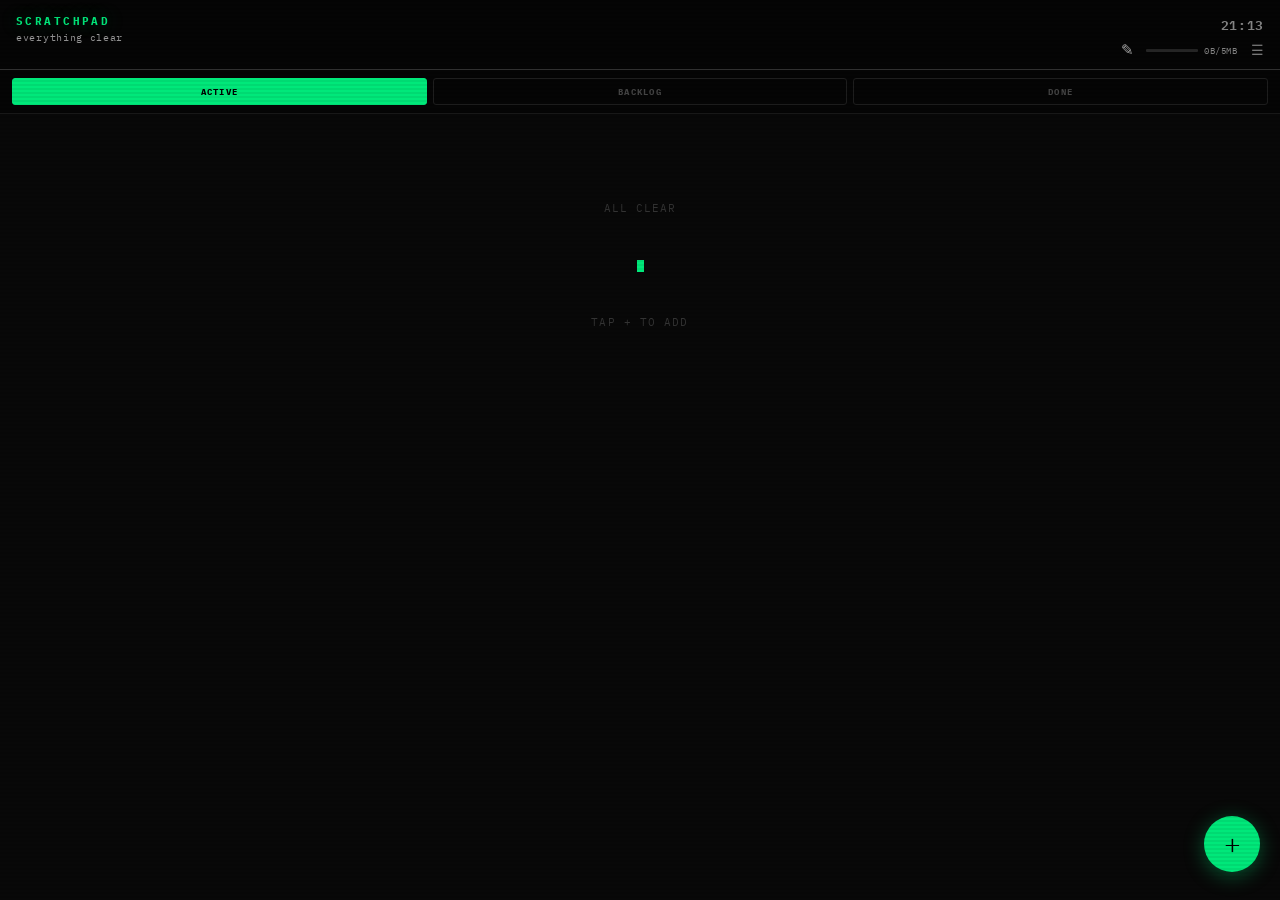
<file: pad/index.html>
<!DOCTYPE html>
<html lang="en">
<head>
<meta charset="UTF-8">
<meta name="viewport" content="width=device-width, initial-scale=1.0, maximum-scale=1.0, user-scalable=no, viewport-fit=cover">
<meta name="apple-mobile-web-app-capable" content="yes">
<meta name="apple-mobile-web-app-status-bar-style" content="black-translucent">
<meta name="apple-mobile-web-app-title" content="Scratchpad">
<meta name="theme-color" content="#080808">
<link rel="manifest" href="manifest.json">
<title>SCRATCHPAD</title>
<link rel="preconnect" href="https://fonts.googleapis.com">
<link rel="preconnect" href="https://fonts.gstatic.com" crossorigin>
<link href="https://fonts.googleapis.com/css2?family=IBM+Plex+Mono:wght@400;500;600;700&family=IBM+Plex+Sans:wght@400;500;700&display=swap" rel="stylesheet" media="print" onload="this.media='all'">
<noscript><link href="https://fonts.googleapis.com/css2?family=IBM+Plex+Mono:wght@400;500;600;700&family=IBM+Plex+Sans:wght@400;500;700&display=swap" rel="stylesheet"></noscript>
<style>
:root {
  --bg: #050505;
  --bg2: #0d0d0d;
  --bg3: #161616;
  --bg4: #1e1e1e;
  --border: #222;
  --border2: #333;
  --white: #f2f2f2;
  --dim: #aaa;
  --muted: #888;
  --green: #00e87a;
  --red: #ff3b5c;
  --yellow: #ffcc00;
  --blue: #3dd6f5;
  --orange: #ff6b35;
  --c-critical: #ff3b5c;
  --c-normal: #ffcc00;
  --c-low: #00e87a;
  --c-idea: #3dd6f5;
  --c-overdue: #ff3b5c;
  --mono: 'IBM Plex Mono', 'Menlo', 'Courier New', monospace;
  --sans: 'IBM Plex Sans', -apple-system, 'Helvetica Neue', sans-serif;
}
* { box-sizing: border-box; margin: 0; padding: 0; -webkit-tap-highlight-color: transparent; }
html { height: 100%; }
body { height: 100vh; height: 100dvh; overflow: hidden; background: #080808; color: #f2f2f2; font-family: 'IBM Plex Mono', 'Menlo', monospace; font-size: 13px; display: flex; flex-direction: column; }

/* SCANLINES */
body::before {
  content: ''; position: fixed; top:0;right:0;bottom:0;left:0; z-index: 9000; pointer-events: none;
  background: repeating-linear-gradient(0deg, transparent, transparent 2px, rgba(0,0,0,.06) 2px, rgba(0,0,0,.06) 4px);
}

.plant-card { background: #0d0d0d; border: 1px solid #222; border-radius: 3px; padding: 12px; cursor: pointer; transition: all .15s; display: flex; flex-direction: column; align-items: center; gap: 8px; position: relative; }
.plant-card:active { border-color: #3dd6f5; background: rgba(61,214,245,.05); }
.plant-card.selected { border-color: #3dd6f5; background: rgba(61,214,245,.07); }
.plant-card-name { font-family: 'IBM Plex Mono','Menlo',monospace; font-size: 10px; font-weight: 700; letter-spacing: .14em; color: #f2f2f2; }
.plant-card-req { font-family: 'IBM Plex Mono','Menlo',monospace; font-size: 8px; color: #555; letter-spacing: .1em; }
.plant-card-grown { position: absolute; top: 6px; right: 6px; font-family: 'IBM Plex Mono','Menlo',monospace; font-size: 7px; color: #3dd6f5; letter-spacing: .1em; border: 1px solid rgba(61,214,245,.4); padding: 1px 4px; border-radius: 1px; }

/* HEADER */
.hdr {
  flex-shrink: 0; padding: 14px 16px 10px;
  border-bottom: 1px solid var(--border2);
  display: flex; align-items: flex-start; justify-content: space-between;
  background: var(--bg);
}
.hdr-left {}
.hdr-wordmark {
  font-family: var(--mono); font-size: 11px; font-weight: 700;
  letter-spacing: .22em; color: var(--green);
  text-shadow: 0 0 18px rgba(0,232,122,.35);
}
.hdr-status {
  font-size: 10px; color: #999; letter-spacing: .07em; margin-top: 3px;
  font-family: 'IBM Plex Mono', 'Menlo', monospace;
}
.hdr-right { display: flex; flex-direction: column; align-items: flex-end; gap: 5px; }
.hdr-clock { font-family: 'IBM Plex Mono', 'Menlo', monospace; font-size: 13px; font-weight: 600; color: #888; letter-spacing: .05em; }
.store-row { display: flex; align-items: center; gap: 6px; }
.store-track { width: 52px; height: 3px; background: #252525; border-radius: 1px; overflow: hidden; }
.store-fill { height: 100%; border-radius: 1px; transition: width .4s, background .4s; }
.store-lbl { font-size: 9px; color: var(--muted); letter-spacing: .05em; font-family: var(--mono); }



/* FEED */
.feed { flex: 1; min-height: 0; overflow-y: auto; -webkit-overflow-scrolling: touch; padding: 0 0 100px; }

/* SECTION HEADER */
.section-hdr {
  padding: 12px 16px 6px;
  display: flex; align-items: center; gap: 10px;
  position: -webkit-sticky;
  position: sticky; top: 0; z-index: 5;
  background: var(--bg);
}
.section-hdr::after {
  content: ''; flex: 1; height: 1px; background: var(--border2);
}
.section-label {
  font-family: var(--mono); font-size: 9px; font-weight: 700;
  letter-spacing: .18em; white-space: nowrap; flex-shrink: 0;
}
.section-label.overdue { color: var(--c-overdue); }
.section-label.critical { color: var(--c-critical); }
.section-label.normal { color: var(--c-normal); }
.section-label.low { color: var(--c-low); }
.section-label.ideas { color: var(--c-idea); }
.section-label.idea { color: var(--c-idea); }
.section-label.blocked { color: #ff6b35; }
.section-label.delayed { color: #ffcc00; }

/* PILLS - used in view sheet */
.pill { font-family: var(--mono); font-size: 8px; font-weight: 700; letter-spacing: .14em; padding: 2px 7px; border-radius: 2px; flex-shrink: 0; }
.pill-critical { background: var(--c-critical); color: #000; }
.pill-normal { background: var(--c-normal); color: #000; }
.pill-low { background: var(--c-low); color: #000; }
.pill-overdue { background: var(--c-overdue); color: #fff; }
.pill-done { background: #333; color: #888; }
.pill-idea { background: var(--c-idea); color: #000; }
.due-tag { font-family: var(--mono); font-size: 9px; padding: 2px 6px; border: 1px solid #333; border-radius: 2px; color: #888; }
.due-tag.od { color: var(--c-overdue); border-color: rgba(255,59,92,.4); }
.section-label.done { color: var(--muted); }

/* CARD */
.card-wrap { position: relative; overflow: hidden; margin: 0 12px 8px; border-radius: 3px; }
.swipe-bg {
  position: absolute; right: 0; top: 0; bottom: 0; width: 0;
  background: var(--red); display: flex; align-items: center; justify-content: flex-end;
  padding-right: 14px; font-family: var(--mono); font-size: 10px; font-weight: 700;
  color: #fff; letter-spacing: .1em; pointer-events: none; overflow: hidden; white-space: nowrap;
  transition: width .12s; border-radius: 3px;
}
.swipe-bg.full { width: 100%; justify-content: center; padding-right: 0; }

/* ACTION CARD - compact horizontal */
.action-card {
  background: var(--bg2); border: 1px solid var(--border2); border-radius: 3px;
  padding: 10px 12px; cursor: pointer; position: relative;
  touch-action: pan-y; user-select: none; transition: transform .18s ease, background .1s;
}
.action-card:active { background: var(--bg3); }
.action-card.overdue { background: rgba(255,59,92,.05); border-color: rgba(255,59,92,.3); }
.action-card.done-card { opacity: .4; }
.action-card.blocked { opacity: .7; border-color: rgba(255,107,53,.35); background: rgba(255,107,53,.04); }
.action-card.delayed { opacity: .7; border-color: rgba(255,204,0,.25); background: rgba(255,204,0,.03); }
.ac-blocked { background: #ff6b35; color: #000; }
.ac-delayed { background: #ffcc00; color: #000; }
.pill-blocked { background: #ff6b35; color: #000; }
.pill-delayed { background: #ffcc00; color: #000; }
.ac-main { display: flex; align-items: center; gap: 10px; }
.ac-left { flex-shrink: 0; }
.ac-dot { width: 10px; height: 10px; border-radius: 50%; }
.critical-dot { background: var(--c-critical); box-shadow: 0 0 6px rgba(255,59,92,.6); }
.normal-dot { background: var(--c-normal); box-shadow: 0 0 6px rgba(255,204,0,.4); }
.low-dot { background: var(--c-low); box-shadow: 0 0 6px rgba(0,232,122,.4); }
.od-dot { background: var(--c-overdue); box-shadow: 0 0 8px rgba(255,59,92,.7); animation: odpulse 1.5s infinite; }
.done-dot { background: var(--muted); box-shadow: none; }
@keyframes odpulse { 0%,100%{opacity:1} 50%{opacity:.4} }
.ac-body { flex: 1; min-width: 0; }
.ac-title { font-family: var(--sans); font-size: 14px; font-weight: 700; color: var(--white); white-space: nowrap; overflow: hidden; text-overflow: ellipsis; }
.ac-done { text-decoration: line-through; color: var(--muted); }
.ac-meta { display: flex; align-items: center; gap: 6px; margin-top: 4px; flex-wrap: wrap; }
.ac-tag { font-family: var(--mono); font-size: 8px; font-weight: 700; letter-spacing: .12em; padding: 1px 5px; border-radius: 2px; }
.ac-critical { background: var(--c-critical); color: #000; }
.ac-normal { background: var(--c-normal); color: #000; }
.ac-low { background: var(--c-low); color: #000; }
.ac-overdue { background: var(--c-overdue); color: #fff; }
.ac-done-tag { background: var(--border2); color: var(--muted); }
.ac-due { font-family: var(--mono); font-size: 9px; color: var(--muted); }
.ac-due-od { color: var(--c-overdue); }
.ac-due-today { color: var(--c-normal); }
.ac-idea-ref { font-family: var(--mono); font-size: 9px; color: var(--c-idea); border: 1px solid rgba(61,214,245,.25); padding: 1px 5px; border-radius: 2px; }
.ac-audio { font-family: var(--mono); font-size: 8px; color: var(--blue); letter-spacing: .08em; }

/* IDEA CARD - expansive vertical */
.idea-card {
  background: rgba(61,214,245,.04); border: 1px solid rgba(61,214,245,.2);
  border-top: 2px solid var(--c-idea); border-radius: 3px;
  padding: 12px 14px; cursor: pointer; position: relative;
  touch-action: pan-y; user-select: none; transition: transform .18s ease, background .1s;
}
.idea-card:active { background: rgba(61,214,245,.07); }
.ic-header { display: flex; align-items: center; justify-content: space-between; margin-bottom: 8px; }
.ic-label { font-family: var(--mono); font-size: 9px; font-weight: 700; letter-spacing: .18em; color: var(--c-idea); }
.ic-header-right { display: flex; align-items: center; gap: 8px; }
.ic-ts { font-family: var(--mono); font-size: 9px; color: var(--muted); }
.ic-title { font-family: var(--sans); font-size: 16px; font-weight: 700; color: var(--white); line-height: 1.3; margin-bottom: 6px; }
.ic-body { font-family: var(--mono); font-size: 11px; color: var(--dim); white-space: pre-wrap; word-break: break-word; display: -webkit-box; -webkit-line-clamp: 2; -webkit-box-orient: vertical; overflow: hidden; line-height: 1.5; margin-bottom: 10px; }
.ic-footer { margin-top: 8px; }
.ic-progress-wrap { display: flex; align-items: center; gap: 8px; }
.ic-progress-bar { flex: 1; height: 3px; background: var(--border2); border-radius: 2px; overflow: hidden; }
.ic-progress-fill { height: 100%; background: var(--c-idea); border-radius: 2px; transition: width .3s; }
.ic-progress-lbl { font-family: var(--mono); font-size: 9px; color: var(--muted); white-space: nowrap; }
.ic-no-actions { font-family: var(--mono); font-size: 9px; color: var(--muted); }
.clear-done-btn { width: 100%; padding: 9px; font-family: var(--mono); font-size: 9px; font-weight: 700; letter-spacing: .15em; border: 1px solid #333; border-radius: 3px; background: transparent; color: #666; cursor: pointer; transition: all .15s; }
.clear-done-btn:active { border-color: var(--red); color: var(--red); }

.card-edit-btn { background: none; border: none; color: var(--muted); font-size: 15px; cursor: pointer; padding: 0 2px; line-height: 1; flex-shrink: 0; }
.card-edit-btn:active { color: var(--white); }

/* EMPTY */
.empty-state {
  text-align: center; color: #aaa; font-family: 'IBM Plex Mono', 'Menlo', monospace;
  font-size: 12px; letter-spacing: .1em; padding: 80px 20px; line-height: 2.8;
}
.blink { display: inline-block; width: 7px; height: 12px; background: #00e87a; vertical-align: middle; animation: blink 1s infinite; }
@keyframes blink { 0%,100%{opacity:1} 50%{opacity:0} }
@keyframes pop { from{opacity:0;transform:translateY(-4px)} to{opacity:1;transform:none} }

/* FAB */
.fab-backdrop { position: fixed; top:0;right:0;bottom:0;left:0; z-index: 49; background: transparent; pointer-events: none; }
.fab-backdrop.open { pointer-events: all; }
.fab-wrap { position: fixed; bottom: calc(28px + env(safe-area-inset-bottom, 0px)); right: 20px; z-index: 50; display: flex; flex-direction: column; align-items: flex-end; gap: 12px; }
.fab-main {
  width: 56px; height: 56px; border-radius: 50%;
  background: #00e87a; border: none; cursor: pointer;
  display: flex; align-items: center; justify-content: center;
  box-shadow: 0 4px 20px rgba(0,232,122,.35);
  transition: transform .2s;
  position: relative; z-index: 2; -webkit-appearance: none;
}
.fab-main:active { transform: scale(.93); }
.fab-main.open { transform: rotate(45deg); }
.fab-plus { font-size: 28px; font-weight: 300; color: #000; line-height: 1; font-family: var(--mono); }
.fab-child { display: flex; align-items: center; }
.fab-child-btn {
  display: flex; align-items: center; gap: 10px;
  padding: 11px 18px 11px 14px; border-radius: 28px; cursor: pointer;
  border: 1px solid var(--border2); background: var(--bg2);
  white-space: nowrap; box-shadow: 0 4px 16px rgba(0,0,0,.5);
  -webkit-appearance: none; font-family: var(--mono);
  animation: fabIn .15s ease;
}
@keyframes fabIn { from{opacity:0;transform:scale(.9) translateY(6px)} to{opacity:1;transform:none} }
.fab-child-btn:active { opacity: .75; }
.action-btn { border-color: rgba(255,59,92,.4); }
.idea-btn { border-color: rgba(61,214,245,.4); }
.fab-child-icon { font-size: 18px; line-height: 1; }
.fab-child-lbl { font-family: var(--mono); font-size: 11px; font-weight: 700; letter-spacing: .14em; }
.action-lbl { color: var(--c-critical); }
.idea-lbl { color: var(--c-idea); }

/* OVERLAY / SHEET */
.overlay { position: fixed; top:0;right:0;bottom:0;left:0; background: rgba(0,0,0,.9); z-index: 100; display: flex; align-items: flex-end; opacity: 0; pointer-events: none; transition: opacity .18s; }
.overlay.open { opacity: 1; pointer-events: all; }
.sheet { width: 100%; background: var(--bg2); padding: 0 16px calc(50px + env(safe-area-inset-bottom, 0px)); transform: translateY(100%); transition: transform .24s cubic-bezier(.16,1,.3,1); max-height: 94vh; max-height: 94dvh; overflow-y: auto; -webkit-overflow-scrolling: touch; border-top: 1px solid var(--border2); }
.overlay.open .sheet { transform: none; }
.sheet-accent { height: 2px; margin-bottom: 20px; }
.sheet-accent.action { background: var(--c-critical); box-shadow: 0 0 16px rgba(255,59,92,.6); }
.sheet-accent.idea { background: var(--c-idea); box-shadow: 0 0 16px rgba(61,214,245,.6); }
.sheet-accent.warn { background: var(--yellow); }
.sheet-top { display: flex; align-items: center; justify-content: space-between; margin-bottom: 20px; }
.sheet-ttl { font-family: var(--mono); font-size: 11px; font-weight: 700; letter-spacing: .18em; }
.sheet-ttl.action { color: var(--c-critical); }
.sheet-ttl.idea { color: var(--c-idea); }
.sheet-ttl.warn { color: var(--yellow); }
.sheet-close { background: none; border: 1px solid var(--border2); color: var(--muted); font-family: var(--mono); font-size: 12px; cursor: pointer; padding: 4px 10px; border-radius: 2px; }
.sheet-close:active { color: var(--red); border-color: var(--red); }

/* FORM */
.flbl { display: block; font-family: var(--mono); font-size: 9px; color: var(--muted); letter-spacing: .15em; margin: 16px 0 6px; }
.field { width: 100%; background: var(--bg3); border: 1px solid var(--border2); color: var(--white); font-family: var(--mono); font-size: 13px; padding: 10px 12px; border-radius: 3px; outline: none; transition: border-color .15s; -webkit-appearance: none; }
.field:focus { border-color: var(--green); }
.field::placeholder { color: var(--muted); }
textarea.field { resize: none; line-height: 1.65; min-height: 95px; }
select.field { cursor: pointer; }

.sev-row { display: flex; gap: 8px; }
.sev-opt { flex: 1; padding: 10px 4px; border-radius: 3px; font-family: var(--mono); font-size: 9px; font-weight: 700; letter-spacing: .12em; cursor: pointer; border: 1px solid var(--border2); background: var(--bg3); color: var(--muted); text-align: center; transition: all .15s; }
.sev-opt[data-v="critical"] { border-color: rgba(255,59,92,.4); }
.sev-opt[data-v="normal"] { border-color: rgba(255,204,0,.4); }
.sev-opt[data-v="low"] { border-color: rgba(0,232,122,.4); }
.sev-opt[data-v="critical"].sel { background: var(--c-critical); color: #000; border-color: var(--c-critical); }
.sev-opt[data-v="normal"].sel { background: var(--c-normal); color: #000; border-color: var(--c-normal); }
.sev-opt[data-v="low"].sel { background: var(--c-low); color: #000; border-color: var(--c-low); }

.tog-row { display: flex; align-items: center; gap: 10px; margin-top: 16px; }
.tog-lbl { font-family: var(--mono); font-size: 10px; color: var(--muted); letter-spacing: .1em; flex: 1; }
.tog { position: relative; width: 40px; height: 22px; flex-shrink: 0; }
.tog input { opacity: 0; width: 0; height: 0; position: absolute; }
.tog-sl { position: absolute; top:0;right:0;bottom:0;left:0; background: var(--bg3); border: 1px solid var(--border2); border-radius: 2px; cursor: pointer; transition: .18s; }
.tog-sl::before { content: ''; position: absolute; width: 14px; height: 12px; left: 3px; top: 4px; background: var(--muted); border-radius: 1px; transition: .18s; }
.tog input:checked + .tog-sl { background: rgba(0,232,122,.1); border-color: var(--green); }
.tog input:checked + .tog-sl::before { background: var(--green); transform: translateX(17px); }

/* VOICE */
.voice-box { background: var(--bg3); border: 1px solid var(--border2); border-radius: 3px; padding: 12px; }
.rec-row { display: flex; align-items: center; gap: 12px; }
.rec-btn { width: 42px; height: 42px; border-radius: 50%; border: 1px solid var(--c-critical); background: transparent; display: flex; align-items: center; justify-content: center; cursor: pointer; flex-shrink: 0; transition: all .15s; }
.rec-btn.on { background: var(--c-critical); animation: rpulse 1s infinite; }
@keyframes rpulse { 0%{box-shadow:0 0 0 0 rgba(255,59,92,.4)} 70%{box-shadow:0 0 0 10px rgba(255,59,92,0)} 100%{box-shadow:0 0 0 0 rgba(255,59,92,0)} }
.rec-dot { width: 12px; height: 12px; background: var(--c-critical); border-radius: 50%; }
.rec-dot.sq { background: var(--white); border-radius: 2px; width: 11px; height: 11px; }
.rec-info { flex: 1; }
.rec-st { font-family: var(--mono); font-size: 10px; color: var(--muted); letter-spacing: .07em; }
.rec-tm { font-family: var(--mono); font-size: 12px; font-weight: 700; color: var(--c-critical); display: none; margin-top: 2px; }
audio { width: 100%; height: 34px; margin-top: 10px; display: block; border-radius: 2px; }
.rm-audio { font-family: var(--mono); font-size: 9px; color: var(--muted); background: none; border: none; cursor: pointer; letter-spacing: .1em; margin-top: 6px; display: block; }
.rm-audio:active { color: var(--red); }

/* CUSTOM AUDIO PLAYER */
.cplayer { background: var(--bg3); border: 1px solid var(--border2); border-radius: 3px; padding: 10px 12px; margin-top: 10px; }
.cplayer-row { display: flex; align-items: center; gap: 10px; }
.cplay-btn { width: 32px; height: 32px; border-radius: 50%; border: 1px solid var(--green); background: transparent; display: flex; align-items: center; justify-content: center; cursor: pointer; flex-shrink: 0; transition: all .15s; -webkit-appearance: none; }
.cplay-btn:active { background: rgba(0,232,122,.15); }
.cplay-btn.playing { box-shadow: 0 0 8px rgba(0,232,122,.4); border-color: var(--green); }
.cplay-icon { width: 0; height: 0; border-style: solid; border-width: 5px 0 5px 9px; border-color: transparent transparent transparent var(--green); margin-left: 2px; }
.cplay-icon.pause { width: 9px; height: 10px; border: none; border-left: 3px solid var(--green); border-right: 3px solid var(--green); margin-left: 0; }
.cplayer-info { flex: 1; min-width: 0; }
.cplayer-time { font-family: var(--mono); font-size: 10px; color: var(--muted); letter-spacing: .05em; margin-bottom: 5px; }
.cplayer-track { height: 3px; background: var(--border2); border-radius: 2px; overflow: hidden; cursor: pointer; }
.cplayer-fill { height: 100%; background: var(--green); border-radius: 2px; width: 0%; transition: width .1s linear; }

.store-warn { background: rgba(255,204,0,.07); border: 1px solid rgba(255,204,0,.3); border-radius: 3px; padding: 9px 12px; font-family: var(--mono); font-size: 10px; color: var(--yellow); letter-spacing: .06em; line-height: 1.6; margin-bottom: 14px; display: none; }
.store-warn.show { display: block; }

.idea-action-row { display: flex; align-items: center; gap: 8px; padding: 8px 10px; background: var(--bg3); border: 1px solid var(--border2); border-radius: 3px; margin-bottom: 6px; }
.idea-action-ttl { font-family: var(--sans); font-size: 12px; font-weight: 600; color: var(--white); flex: 1; }
.idea-action-ttl.done-ttl { text-decoration: line-through; color: var(--muted); }
.idea-action-empty { font-family: var(--mono); font-size: 10px; color: var(--muted); padding: 10px 12px; background: var(--bg3); border: 1px solid var(--border2); border-radius: 3px; line-height: 1.6; }
.inline-action-row { background: var(--bg3); border: 1px solid var(--border2); border-left: 2px solid var(--c-critical); border-radius: 3px; padding: 10px 12px; margin-bottom: 8px; }
.ia-sev-opt { flex: 1; padding: 9px 4px; border-radius: 3px; font-family: var(--mono); font-size: 9px; font-weight: 700; letter-spacing: .12em; cursor: pointer; border: 1px solid var(--border2); background: var(--bg4); color: var(--muted); text-align: center; transition: all .15s; }
.ia-sev-opt[data-v="critical"] { border-color: rgba(255,59,92,.4); }
.ia-sev-opt[data-v="normal"] { border-color: rgba(255,204,0,.4); }
.ia-sev-opt[data-v="low"] { border-color: rgba(0,232,122,.4); }
.ia-sev-opt[data-v="critical"].sel { background: var(--c-critical); color: #000; border-color: var(--c-critical); }
.ia-sev-opt[data-v="normal"].sel { background: var(--c-normal); color: #000; border-color: var(--c-normal); }
.ia-sev-opt[data-v="low"].sel { background: var(--c-low); color: #000; border-color: var(--c-low); }

.add-action-btn { width: 100%; margin-top: 4px; padding: 10px; font-family: var(--mono); font-size: 10px; font-weight: 700; letter-spacing: .15em; border: 1px dashed var(--border2); border-radius: 3px; background: transparent; color: var(--muted); cursor: pointer; transition: all .15s; }
.add-action-btn:active { border-color: var(--c-critical); color: var(--c-critical); }
.rm-inline-action { margin-top: 8px; font-family: var(--mono); font-size: 9px; color: var(--muted); background: none; border: none; cursor: pointer; letter-spacing: .1em; display: block; }
.rm-inline-action:active { color: var(--red); }
.save-btn { width: 100%; margin-top: 18px; padding: 14px; font-family: var(--mono); font-size: 11px; font-weight: 700; letter-spacing: .22em; border: none; border-radius: 3px; cursor: pointer; transition: opacity .15s; }
.save-btn:active { opacity: .8; }
.save-btn.action { background: var(--c-critical); color: #fff; }
.save-btn.idea { background: var(--c-idea); color: #000; }

/* VIEW */
.vw-title { font-family: var(--sans); font-size: 20px; font-weight: 700; color: var(--white); line-height: 1.25; margin-bottom: 12px; }
.vw-pills { display: flex; align-items: center; gap: 8px; flex-wrap: wrap; margin-bottom: 12px; }
.vw-block { font-family: var(--mono); font-size: 12px; line-height: 1.75; color: var(--dim); white-space: pre-wrap; word-break: break-word; padding: 10px 12px; background: var(--bg3); border: 1px solid var(--border2); border-radius: 3px; max-height: 32vh; max-height: 32dvh; overflow-y: auto; }
.vw-ts { font-family: var(--mono); font-size: 9px; color: var(--muted); letter-spacing: .07em; margin-top: 12px; }
.vw-btn { width: 100%; margin-top: 8px; padding: 12px; font-family: var(--mono); font-size: 10px; font-weight: 700; letter-spacing: .16em; border: none; border-radius: 3px; cursor: pointer; transition: opacity .12s; }
.vw-btn:active { opacity: .8; }
.btn-done { background: var(--green); color: #000; }
.btn-undone { background: var(--border2); color: var(--muted); }
.btn-status { background: var(--bg3); color: var(--muted); border: 1px solid var(--border2); font-size: 9px; }
.btn-status.btn-status-on.blocked-on { background: rgba(255,107,53,.15); color: #ff6b35; border-color: rgba(255,107,53,.4); }
.btn-status { background: var(--bg3); color: #666; border: 1px solid #222; }
.btn-status:active { opacity: .7; }
.btn-cal { background: var(--bg3); color: var(--blue); border: 1px solid rgba(61,214,245,.3); margin-top: 8px; }
.btn-edit { background: var(--bg3); color: var(--white); border: 1px solid var(--border2); margin-top: 8px; }
.btn-del { background: var(--bg3); color: var(--red); border: 1px solid rgba(255,59,92,.3); margin-top: 8px; }
.btn-move { background: var(--bg3); color: #888; border: 1px solid #2a2a2a; margin-top: 8px; font-size: 9px; letter-spacing: .16em; }
.btn-move:active { color: #00e87a; border-color: rgba(0,232,122,.4); }
.idea-link-ref { font-family: var(--mono); font-size: 9px; color: var(--c-idea); border: 1px solid rgba(61,214,245,.3); padding: 3px 8px; border-radius: 2px; cursor: pointer; display: inline-block; margin-bottom: 10px; }

.linked-hdr { font-family: var(--mono); font-size: 9px; color: var(--muted); letter-spacing: .15em; margin: 14px 0 8px; }
.linked-item { display: flex; align-items: center; gap: 8px; padding: 9px 10px; background: var(--bg3); border: 1px solid var(--border2); border-left: 2px solid var(--border2); border-radius: 3px; cursor: pointer; margin-bottom: 6px; }
.linked-item:active { background: var(--bg4); }
.linked-item.sev-critical { border-left-color: var(--c-critical); }
.linked-item.sev-normal { border-left-color: var(--c-normal); }
.linked-item.sev-low { border-left-color: var(--c-low); }
.linked-ttl { font-family: var(--sans); font-size: 12px; font-weight: 600; color: var(--white); flex: 1; }
.linked-ttl.done { text-decoration: line-through; color: var(--muted); }

/* STORAGE FULL */
.full-intro { font-family: var(--mono); font-size: 11px; color: var(--muted); line-height: 1.8; margin-bottom: 14px; }
.full-intro strong { color: var(--yellow); }
.ve-row { display: flex; align-items: center; gap: 10px; padding: 10px 12px; background: var(--bg3); border: 1px solid var(--border2); border-radius: 3px; margin-bottom: 8px; }
.ve-info { flex: 1; }
.ve-title { font-family: var(--sans); font-size: 12px; font-weight: 600; color: var(--white); }
.ve-sub { font-family: var(--mono); font-size: 9px; color: var(--muted); margin-top: 2px; }
.ve-del { font-family: var(--mono); font-size: 9px; color: var(--muted); background: none; border: 1px solid var(--border2); cursor: pointer; padding: 4px 9px; border-radius: 2px; }
.ve-del:active { color: var(--red); border-color: var(--red); }

/* TOAST */
.toast { position: fixed; bottom: 72px; left: 50%; transform: translateX(-50%) translateY(8px); background: #00e87a; color: #000; font-family: var(--mono); font-size: 10px; font-weight: 700; letter-spacing: .15em; padding: 8px 16px; border-radius: 3px; opacity: 0; transition: all .18s; pointer-events: none; z-index: 9999; white-space: nowrap; }
.toast.show { opacity: 1; transform: translateX(-50%) translateY(0); }
.toast.err { background: var(--red); color: #fff; }
.toast.warn { background: var(--yellow); color: #000; }

/* KANBAN PILLS */
.kanban-pills { flex-shrink: 0; display: flex; gap: 6px; padding: 8px 12px; background: #050505; border-bottom: 1px solid #1a1a1a; }
.kpill { flex: 1; padding: 7px 4px; font-family: 'IBM Plex Mono','Menlo',monospace; font-size: 9px; font-weight: 700; letter-spacing: .14em; text-align: center; border-radius: 3px; border: 1px solid #1e1e1e; background: transparent; color: #444; cursor: pointer; transition: all .15s; -webkit-appearance: none; white-space: nowrap; overflow: hidden; text-overflow: ellipsis; }
.kpill.active { background: #00e87a; color: #000; border-color: #00e87a; }
.kpill.active.backlog { background: #ffcc00; color: #000; border-color: #ffcc00; }
.kpill.active.done { background: #333; color: #aaa; border-color: #444; }

/* KANBAN VIEWPORT */
.kanban-viewport { flex: 1; min-height: 0; overflow: hidden; position: relative; }
.kanban-slider { display: flex; height: 100%; transition: transform .28s cubic-bezier(.16,1,.3,1); will-change: transform; }
.kanban-col { flex-shrink: 0; width: 100%; height: 100%; overflow-y: auto; -webkit-overflow-scrolling: touch; padding: 8px 0 100px; }

/* PULL TO CAPTURE */
.pull-indicator { text-align: center; font-family: 'IBM Plex Mono','Menlo',monospace; font-size: 9px; color: #333; letter-spacing: .14em; padding: 12px 0 0; transition: color .15s; overflow: hidden; height: 0; }
.pull-indicator.ready { color: #00e87a; }

/* DONE CARD - minimal */
.done-card-min { opacity: .45; }
.done-card-min .ac-title { color: #666; text-decoration: line-through; }
.done-card-min .ac-meta { display: none; }
.done-ts { font-family: 'IBM Plex Mono','Menlo',monospace; font-size: 9px; color: #444; margin-top: 3px; }

/* KANBAN EMPTY */
.kanban-empty { text-align: center; padding: 60px 24px; font-family: 'IBM Plex Mono','Menlo',monospace; font-size: 11px; letter-spacing: .1em; color: #333; line-height: 2.6; }

/* SECTION COUNT */
.section-count { font-weight: 400; opacity: .6; }

/* TIMESTAMP */
.ac-age { font-family: var(--mono); font-size: 9px; color: #666; margin-left: auto; }

/* QUICK DATES */
.quick-dates { display: flex; gap: 6px; margin-bottom: 6px; }
.qdate-btn { flex: 1; padding: 7px 4px; font-family: var(--mono); font-size: 9px; font-weight: 700; letter-spacing: .1em; border: 1px solid var(--border2); border-radius: 3px; background: var(--bg3); color: var(--muted); cursor: pointer; transition: all .12s; -webkit-appearance: none; }
.qdate-btn:active { border-color: var(--green); color: var(--green); background: rgba(0,232,122,.08); }

/* SETTINGS */
.hdr-qc-btn { background: none; border: none; color: #aaa; font-size: 15px; cursor: pointer; padding: 0 6px 0 0; -webkit-appearance: none; }
.hdr-qc-btn:active { color: var(--c-critical); }
.hdr-menu-btn { background: none; border: none; color: #777; font-size: 14px; cursor: pointer; padding: 0 0 0 8px; -webkit-appearance: none; }
.hdr-menu-btn:active { color: #f2f2f2; }

/* DUE TODAY BANNER */
.due-banner { flex-shrink: 0; background: rgba(255,59,92,.12); border-bottom: 1px solid rgba(255,59,92,.3); padding: 8px 16px; font-family: var(--mono); font-size: 10px; color: var(--c-critical); letter-spacing: .08em; cursor: pointer; }
.due-banner:active { background: rgba(255,59,92,.18); }

/* RECURRING OPTS - same style as sev-opt */
.settings-btn { width: 100%; margin-top: 8px; padding: 13px; font-family: var(--mono); font-size: 11px; font-weight: 700; letter-spacing: .15em; border: 1px solid var(--border2); border-radius: 3px; background: var(--bg3); color: var(--white); cursor: pointer; text-align: left; -webkit-appearance: none; transition: all .12s; }
.settings-btn:active { border-color: var(--green); color: var(--green); }
.settings-btn.warn-btn { color: var(--muted); }
.settings-btn.warn-btn:active { border-color: var(--red); color: var(--red); }
</style>
</head>
<body>

<div class="hdr">
  <div class="hdr-left">
    <div class="hdr-wordmark">SCRATCHPAD</div>
    <div class="hdr-status" id="hdrStatus">everything clear</div>
  </div>
  <div class="hdr-right">
    <div class="hdr-clock" id="clock">00:00</div>
    <div class="store-row">
      <button class="hdr-qc-btn" onclick="openQuickCapture()" title="Quick capture">&#9998;</button>
      <div class="store-track"><div class="store-fill" id="storeFill" style="width:0%;background:#00e87a;"></div></div>
      <div class="store-lbl" id="storeLbl">0/5MB</div>
      <button class="hdr-menu-btn" onclick="openSettings()" title="Settings">&#9776;</button>
    </div>
  </div>
</div>

<div class="due-banner" id="dueBanner" style="display:none;" onclick="closeDueBanner()"></div>

<!-- KANBAN PILLS -->
<div class="kanban-pills">
  <button class="kpill active" id="kpill-active" onclick="switchColumn(0)">ACTIVE</button>
  <button class="kpill backlog" id="kpill-backlog" onclick="switchColumn(1)">BACKLOG</button>
  <button class="kpill done" id="kpill-done" onclick="switchColumn(2)">DONE</button>
</div>

<!-- KANBAN VIEWPORT -->
<div class="kanban-viewport" id="kanbanViewport">
  <div class="kanban-slider" id="kanbanSlider">
    <!-- ACTIVE -->
    <div class="kanban-col" id="colActive">
      <div class="pull-indicator" id="pullIndicator">RELEASE TO CAPTURE</div>
      <div id="colActiveCards"></div>
    </div>
    <!-- BACKLOG -->
    <div class="kanban-col" id="colBacklog">
      <div id="colBacklogCards"></div>
    </div>
    <!-- DONE -->
    <div class="kanban-col" id="colDone">
      <div id="colDoneCards"></div>
    </div>
  </div>
</div>

<div class="fab-wrap" id="fabWrap">
  <div class="fab-child" id="fabIdea" style="display:none;">
    <button class="fab-child-btn idea-btn" onclick="fabPick('idea')">
      <span class="fab-child-icon">&#128161;</span>
      <span class="fab-child-lbl idea-lbl">IDEA</span>
    </button>
  </div>
  <div class="fab-child" id="fabAction" style="display:none;">
    <button class="fab-child-btn action-btn" onclick="fabPick('action')">
      <span class="fab-child-icon">&#9889;</span>
      <span class="fab-child-lbl action-lbl">ACTION</span>
    </button>
  </div>
  <button class="fab-main" id="fabMain" onclick="toggleFab()">
    <span class="fab-plus" id="fabPlus">+</span>
  </button>
</div>
<div class="fab-backdrop" id="fabBackdrop" onclick="closeFab()"></div>

<!-- QUICK CAPTURE SHEET -->
<div class="overlay" id="qcOverlay" onclick="if(event.target===this)closeQuickCapture()">
  <div class="sheet">
    <div class="sheet-accent" style="background:var(--c-critical);box-shadow:0 0 14px rgba(255,59,92,.5);"></div>
    <div class="sheet-top">
      <div class="sheet-ttl action">&#9889; QUICK CAPTURE</div>
      <button class="sheet-close" onclick="closeQuickCapture()">ESC</button>
    </div>
    <input id="qc_title" class="field" type="text" placeholder="what needs doing..." autocomplete="off" style="font-size:16px;" onkeydown="if(event.key==='Enter')saveQuickCapture()">
    <div class="quick-dates" style="margin-top:10px;">
      <button type="button" class="qdate-btn" onclick="setQCDate(0)">TODAY</button>
      <button type="button" class="qdate-btn" onclick="setQCDate(1)">TOMORROW</button>
      <button type="button" class="qdate-btn" onclick="setQCDate(7)">+1 WEEK</button>
    </div>
    <input id="qc_due" class="field" type="date" style="margin-top:6px;">
    <button class="save-btn action" style="margin-top:14px;" onclick="saveQuickCapture()">CAPTURE</button>
  </div>
</div>

<!-- NEW / EDIT SHEET -->
<div class="overlay" id="newOverlay" onclick="if(event.target===this)closeNew()">
  <div class="sheet">
    <div class="sheet-accent" id="newAccent"></div>
    <div class="sheet-top">
      <div class="sheet-ttl" id="newTtl"></div>
      <button class="sheet-close" onclick="closeNew()">ESC</button>
    </div>
    <div class="store-warn" id="storeWarn"></div>
    <div id="newFields"></div>
    <button class="save-btn" id="saveBtn" onclick="saveEntry()">SAVE</button>
  </div>
</div>

<!-- VIEW SHEET -->
<div class="overlay" id="viewOverlay" onclick="if(event.target===this)closeView()">
  <div class="sheet">
    <div class="sheet-accent" id="viewAccent"></div>
    <div class="sheet-top">
      <div class="sheet-ttl" id="viewTtl"></div>
      <button class="sheet-close" onclick="closeView()">ESC</button>
    </div>
    <div id="viewContent"></div>
    <div class="vw-ts" id="viewTs"></div>
  </div>
</div>

<div class="overlay" id="settingsOverlay" onclick="if(event.target===this)closeSettings()">
  <div class="sheet">
    <div class="sheet-accent" style="background:#555;"></div>
    <div class="sheet-top">
      <div class="sheet-ttl" style="color:#aaa;">SETTINGS</div>
      <button class="sheet-close" onclick="closeSettings()">ESC</button>
    </div>
    <div class="flbl" style="margin-top:0;">// DATA</div>
    <button class="settings-btn" onclick="exportBackup()">EXPORT BACKUP (.JSON)</button>
    <button class="settings-btn" onclick="importBackup()">IMPORT BACKUP</button>
    <div class="flbl">// STORAGE</div>
    <button class="settings-btn warn-btn" onclick="closeSettings();openFullSheet()">MANAGE VOICE NOTES</button>    <p style="font-size:10px;color:#666;font-family:var(--mono);margin-top:14px;line-height:1.7;">Export saves all your data as a JSON file. Import merges entries without duplicates. Use this to back up before clearing Safari data.</p>
  </div>
</div>

<!-- STORAGE FULL SHEET -->
<div class="overlay" id="fullOverlay" onclick="if(event.target===this)closeFullSheet()">
  <div class="sheet">
    <div class="sheet-accent warn"></div>
    <div class="sheet-top">
      <div class="sheet-ttl warn">STORAGE FULL</div>
      <button class="sheet-close" onclick="closeFullSheet()">ESC</button>
    </div>
    <p class="full-intro">You are <strong id="fullPct"></strong> full. Remove voice notes to free space.</p>
    <div id="voiceList"></div>
  </div>
</div>

<div class="toast" id="toast"></div>

<script>
var KEY = 'scratchpad_v3';
var LIMIT = 5242880;
var WARN = 0.75;
var BLOCK = 0.92;
var entries = [];
var activeFilter = 'all';
var currentTag = null;
var editingId = null;
var mediaRec = null;
var audioChunks = [];
var recInterval = null;
var recSecs = 0;
var pendingB64 = null;
var pendingMime = null;
var pendingDuration = 0;
var keepAudio = false;
var activePlayers = {};
var swipes = {};

function load() {
  try { entries = JSON.parse(localStorage.getItem(KEY)) || []; } catch(e) { entries = []; }
  // Sanitise: fix missing fields, clear orphaned ideaIds
  for (var i=0; i<entries.length; i++) {
    var e = entries[i];
    if (!e.title) e.title = '(untitled)';
    if (e.tag === 'action') {
      if (!e.sev) e.sev = 'normal';
      if (e.ideaId) {
        var ideaExists = false;
        for (var j=0; j<entries.length; j++) {
          if (entries[j].id === e.ideaId && entries[j].tag === 'idea' && entries[j].title) {
            ideaExists = true; break;
          }
        }
        if (!ideaExists) e.ideaId = null;
      }
    }
  }
}
function persist() { try { localStorage.setItem(KEY, JSON.stringify(entries)); } catch(e) { toast('Storage error','err'); } }
function pad(n) { return n < 10 ? '0'+n : ''+n; }
function esc(t) { return (t||'').replace(/&/g,'&amp;').replace(/</g,'&lt;').replace(/>/g,'&gt;').replace(/"/g,'&quot;'); }
function fmtTs(ts) {
  var d = new Date(ts);
  return pad(d.getDate())+'/'+pad(d.getMonth()+1)+'/'+(''+d.getFullYear()).slice(2)+' '+pad(d.getHours())+':'+pad(d.getMinutes());
}
function fmtDate(s) {
  if (!s) return '';
  var p = s.split('-');
  return pad(parseInt(p[2]))+'/'+pad(parseInt(p[1]))+'/'+(''+p[0]).slice(2);
}
function fmtDur(s) { return Math.floor(s/60)+':'+pad(s%60); }
function daysUntil(dateStr) {
  if (!dateStr) return null;
  var today = new Date(); today.setHours(0,0,0,0);
  var due = new Date(dateStr); due.setHours(0,0,0,0);
  var diff = Math.round((due - today) / 86400000);
  if (diff < 0) return Math.abs(diff)+'d overdue';
  if (diff === 0) return 'due today';
  if (diff === 1) return 'due tomorrow';
  return diff+'d left';
}
function isOD(s, done) { return s && !done && new Date(s) < new Date(new Date().toDateString()); }
function abytes(b64) { return b64 ? Math.round(b64.length*3/4) : 0; }
function fmtB(b) {
  if (b < 1024) return b+'B';
  if (b < 1048576) return (b/1024).toFixed(1)+'KB';
  return (b/1048576).toFixed(2)+'MB';
}
function getUsed() {
  var t = 0;
  try { var k = Object.keys(localStorage); for (var i=0;i<k.length;i++) t+=(k[i].length+localStorage[k[i]].length)*2; } catch(e) {}
  return t;
}
function haptic(type) { try { if (navigator.vibrate) navigator.vibrate(type==='heavy'?30:type==='medium'?15:8); } catch(e) {} }
function toast(msg, type) {
  var t = document.getElementById('toast');
  t.textContent = msg; t.className = 'toast'+(type?' '+type:'');
  t.style.pointerEvents = 'none';
  t.classList.add('show');
  setTimeout(function(){ t.classList.remove('show'); t.style.pointerEvents='none'; }, 2000);
}

// Sort priority: overdue first, then critical, normal, low, done, ideas last
function sortScore(e) {
  if (e.tag === 'idea') return 100;
  if (e.done) return 90;
  if (isOD(e.due, e.done)) return 0;
  if (e.sev === 'critical') return 10;
  if (e.sev === 'normal') return 20;
  return 30;
}



function updateStrip() {
  var od=0, crit=0, total=entries.length;
  for (var i=0; i<entries.length; i++) {
    var e=entries[i];
    if (e.tag==='idea'||e.done) continue;
    if (isOD(e.due,e.done)) od++;
    else if (e.sev==='critical') crit++;
  }
  var status = total===0 ? 'everything clear' :
    od>0 ? od+' overdue'+(crit>0?' | '+crit+' critical':'') :
    crit>0 ? crit+' critical' :
    total+(total===1?' entry':' entries');
  document.getElementById('hdrStatus').textContent = status;
}

function updateStore() {
  var used = getUsed();
  var pct = Math.min(used/LIMIT,1);
  var f = document.getElementById('storeFill');
  var l = document.getElementById('storeLbl');
  f.style.width = (pct*100)+'%';
  f.style.background = pct>=BLOCK ? 'var(--red)' : pct>=WARN ? 'var(--yellow)' : 'var(--green)';
  l.style.color = pct>=BLOCK ? 'var(--red)' : pct>=WARN ? 'var(--yellow)' : 'var(--muted)';
  l.textContent = fmtB(used)+'/5MB';
}

var currentCol = 0;

function kanbanSortScore(e) {
  if (e.done) return 90;
  if (e.status==='blocked') return 60;
  if (e.status==='delayed') return 70;
  if (isOD(e.due,e.done)) return 0;
  var today = new Date(); today.setHours(0,0,0,0);
  if (e.due) {
    var due = new Date(e.due); due.setHours(0,0,0,0);
    var diff = Math.round((due-today)/86400000);
    if (diff===0) return 1;
    if (diff<=7) return 2;
  }
  if (e.sev==='critical') return 10;
  if (e.sev==='normal') return 20;
  return 30;
}

function isBacklog(e) {
  if (e.tag==='idea') return true;
  if (e.done) return false;
  if (e.status==='blocked'||e.status==='delayed') return false;
  if (isOD(e.due,e.done)) return false;
  if (e.sev==='critical'||e.sev==='normal') return false;
  if (e.due) {
    var today = new Date(); today.setHours(0,0,0,0);
    var due = new Date(e.due); due.setHours(0,0,0,0);
    var diff = Math.round((due-today)/86400000);
    if (diff<=7) return false;
  }
  return true;
}

function render() {
  updateStrip(); updateStore();
  activeFilter = 'all';

  var active = [], backlog = [], done = [];
  for (var i=0;i<entries.length;i++) {
    var e = entries[i];
    if (e.done) { done.push(e); continue; }
    if (isBacklog(e)) { backlog.push(e); continue; }
    active.push(e);
  }

  active.sort(function(a,b){ return kanbanSortScore(a)-kanbanSortScore(b); });
  backlog.sort(function(a,b){ return sortScore(a)-sortScore(b); });
  done.sort(function(a,b){ return (b.edited||b.ts)-(a.edited||a.ts); });

  // Update pill counts
  document.getElementById('kpill-active').textContent = 'ACTIVE'+(active.length?' ('+active.length+')':'');
  document.getElementById('kpill-backlog').textContent = 'BACKLOG'+(backlog.length?' ('+backlog.length+')':'');
  document.getElementById('kpill-done').textContent = 'DONE'+(done.length?' ('+done.length+')':'');

  // Render active col
  var aHtml = '';
  if (!active.length) {
    aHtml = '<div class="kanban-empty">ALL CLEAR<br><br><span class="blink"></span><br><br>TAP + TO ADD</div>';
  } else {
    for (var j=0;j<active.length;j++) aHtml += renderCard(active[j]);
  }
  document.getElementById('colActiveCards').innerHTML = aHtml;

  // Render backlog col
  var bHtml = '';
  if (!backlog.length) {
    bHtml = '<div class="kanban-empty">NOTHING PARKED<br><br>low priority actions<br>and ideas live here</div>';
  } else {
    for (var k=0;k<backlog.length;k++) bHtml += renderCard(backlog[k]);
  }
  document.getElementById('colBacklogCards').innerHTML = bHtml;

  // Render done col
  var dHtml = '';
  if (!done.length) {
    dHtml = '<div class="kanban-empty">NOTHING DONE YET<br><br>completed actions<br>appear here</div>';
  } else {
    for (var m=0;m<done.length;m++) dHtml += renderDoneCard(done[m]);
  }
  document.getElementById('colDoneCards').innerHTML = dHtml;

  attachLongPress();
}

function renderDoneCard(e) {
  var when = e.edited || e.ts;
  var html = '<div class="card-wrap" id="cw-'+e.id+'">';
  html += '<div class="swipe-bg" id="sb-'+e.id+'">DELETE</div>';
  html += '<div class="card action-card done-card-min" data-id="'+e.id+'" onclick="viewEntry(\''+e.id+'\')" ontouchstart="swStart(event,\''+e.id+'\')" ontouchmove="swMove(event,\''+e.id+'\')" ontouchend="swEnd(event,\''+e.id+'\')">';
  html += '<div class="ac-main">';
  html += '<div class="ac-left"><div class="ac-dot done-dot"></div></div>';
  html += '<div class="ac-body">';
  html += '<div class="ac-title ac-done">'+esc(e.title)+'</div>';
  html += '<div class="done-ts">completed '+timeAgo(when)+'</div>';
  html += '</div>';
  html += '<button class="card-edit-btn" onclick="event.stopPropagation();openEdit(\''+e.id+'\')">&#9998;</button>';
  html += '</div></div></div>';
  return html;
}

function attachLongPress() {
  var cards = document.querySelectorAll('.action-card, .idea-card');
  for (var n=0; n<cards.length; n++) {
    (function(card) {
      var timer; var didLongPress = false;
      card.addEventListener('touchstart', function(){
        didLongPress = false;
        timer = setTimeout(function(){ didLongPress=true; haptic('medium'); openEdit(card.dataset.id); },600);
      },{passive:true});
      card.addEventListener('touchend', function(){ clearTimeout(timer); },{passive:true});
      card.addEventListener('touchmove', function(){ clearTimeout(timer); },{passive:true});
      card.addEventListener('click', function(ev){ if(didLongPress){ev.stopImmediatePropagation();didLongPress=false;} },true);
    })(cards[n]);
  }
}

function renderCard(e) {
  var od = isOD(e.due, e.done);

  var linkedIdea = null;
  if (e.tag==='action' && e.ideaId) {
    for (var k=0; k<entries.length; k++) { if (entries[k].id===e.ideaId && entries[k].title){ linkedIdea=entries[k]; break; } }
  }
  var linkedActions = [];
  var doneCount = 0;
  if (e.tag==='idea') {
    for (var m=0; m<entries.length; m++) {
      if (entries[m].tag==='action' && entries[m].ideaId===e.id) {
        linkedActions.push(entries[m]);
        if (entries[m].done) doneCount++;
      }
    }
  }

  var html = '';
  html += '<div class="card-wrap" id="cw-'+e.id+'">';
  html += '<div class="swipe-bg" id="sb-'+e.id+'">DELETE</div>';

  if (e.tag === 'action') {
    // COMPACT HORIZONTAL ACTION CARD
    var sevClass = e.done ? 'done-card' : e.status==='blocked' ? 'blocked' : e.status==='delayed' ? 'delayed' : od ? 'overdue' : (e.sev || 'normal');
    html += '<div class="card action-card '+sevClass+'" data-id="'+e.id+'" onclick="viewEntry(\''+e.id+'\')" ontouchstart="swStart(event,\''+e.id+'\')" ontouchmove="swMove(event,\''+e.id+'\')" ontouchend="swEnd(event,\''+e.id+'\')">';
    html += '<div class="ac-main">';
    html += '<div class="ac-left">';
    html += '<div class="ac-dot '+(od?'od-dot':(e.sev||'normal'))+'-dot'+(e.done?' done-dot':'')+'"></div>';
    html += '</div>';
    html += '<div class="ac-body">';
    html += '<div class="ac-title'+(e.done?' ac-done':'')+'">'+esc(e.title)+'</div>';
    html += '<div class="ac-meta">';
    if (od) html += '<span class="ac-tag ac-overdue">OVERDUE</span>';
    else if (e.status==='blocked') html += '<span class="ac-tag ac-blocked">BLOCKED</span>';
    else if (e.status==='delayed') html += '<span class="ac-tag ac-delayed">DELAYED</span>';
    else html += '<span class="ac-tag ac-'+(e.sev||'normal')+'">'+(e.sev||'normal').toUpperCase()+'</span>';
    if (e.done) html += '<span class="ac-tag ac-done-tag">DONE</span>';
    if (e.due && !e.done) {
      var dl = daysUntil(e.due);
      html += '<span class="ac-due'+(od?' ac-due-od':dl==='due today'?' ac-due-today':'')+'">'+(od?'(!) ':'')+dl+'</span>';
    }
    if (linkedIdea && linkedIdea.title) html += '<span class="ac-idea-ref">'+esc(linkedIdea.title.slice(0,18))+'</span>';
    if (e.audio) html += '<span class="ac-audio">REC'+(e.audioDur?' '+fmtDur(e.audioDur):'')+'</span>';
    html += '<span class="ac-age">'+timeAgo(e.ts)+'</span>';
    html += '</div>';
    html += '</div>';
    html += '<button class="card-edit-btn" onclick="event.stopPropagation();openEdit(\''+e.id+'\')">&#9998;</button>';
    html += '</div>';
    html += '</div>';

  } else {
    // EXPANSIVE VERTICAL IDEA CARD
    var progressPct = linkedActions.length > 0 ? Math.round((doneCount/linkedActions.length)*100) : 0;
    html += '<div class="card idea-card" data-id="'+e.id+'" onclick="viewEntry(\''+e.id+'\')" ontouchstart="swStart(event,\''+e.id+'\')" ontouchmove="swMove(event,\''+e.id+'\')" ontouchend="swEnd(event,\''+e.id+'\')">';
    html += '<div class="ic-header">';
    html += '<span class="ic-label">&#128161; IDEA</span>';
    html += '<div class="ic-header-right">';
    if (e.audio) html += '<span class="ac-audio">REC'+(e.audioDur?' '+fmtDur(e.audioDur):'')+'</span>';
    html += '<button class="card-edit-btn" onclick="event.stopPropagation();openEdit(\''+e.id+'\')">&#9998;</button>';
    html += '</div>';
    html += '</div>';
    html += '<div class="ic-title">'+esc(e.title)+'</div>';
    if (e.body) html += '<div class="ic-body">'+esc(e.body)+'</div>';
    // Actions progress
    html += '<div class="ic-footer">';
    if (linkedActions.length > 0) {
      html += '<div class="ic-progress-wrap">';
      html += '<div class="ic-progress-bar"><div class="ic-progress-fill" style="width:'+progressPct+'%"></div></div>';
      html += '<span class="ic-progress-lbl">'+doneCount+'/'+linkedActions.length+' actions done</span>';
      html += '</div>';
    } else {
      html += '<span class="ic-no-actions">no actions yet</span>';
    }
    html += '</div>';
    html += '</div>';
  }

  html += '</div>';
  return html;
}

function swStart(e,id){ swipes[id]={x:e.touches[0].clientX,d:0,moved:false}; }
function swMove(e,id){
  var s=swipes[id]; if(!s) return;
  var dx=e.touches[0].clientX-s.x; if(dx>0){s.d=0;return;}
  s.d=Math.max(dx,-110);
  if(Math.abs(s.d)>8) s.moved=true;
  var c=document.querySelector('#cw-'+id+' .card'), bg=document.getElementById('sb-'+id);
  if(c) c.style.transform='translateX('+s.d+'px)';
  if(bg) bg.style.width=Math.abs(s.d)+'px';
}
function swEnd(e,id){
  var s=swipes[id]; if(!s) return;
  var c=document.querySelector('#cw-'+id+' .card'), bg=document.getElementById('sb-'+id);
  if(Math.abs(s.d)>70){
    if(c){c.style.transform='translateX(-100%)';c.style.transition='transform .2s';}
    if(bg) bg.classList.add('full');
    haptic('heavy'); setTimeout(function(){delEntry(id);},200);
  } else {
    if(c) c.style.transform='';
    if(bg) bg.style.width='0';
    // If swiped but not enough to delete, block the tap
    if(s.moved) e.stopImmediatePropagation();
  }
  delete swipes[id];
}

// NEW/EDIT
function openNew(tag) {
  closeFab();
  editingId=null; currentTag=tag; pendingB64=null; pendingMime=null; keepAudio=false;
  stopRec(false); setSheet(tag,'> NEW '+tag.toUpperCase()); buildFields(tag,null);
  document.getElementById('newOverlay').classList.add('open'); checkWarn();
  setTimeout(function(){ var f=document.getElementById('newFields').querySelector('.field'); if(f)f.focus(); },300);
}
function openEdit(id) {
  closeFab();
  var e=find(id); if(!e) return;
  editingId=id; currentTag=e.tag; pendingB64=null; pendingMime=null; keepAudio=!!e.audio;
  stopRec(false); setSheet(e.tag,'> EDIT '+e.tag.toUpperCase()); buildFields(e.tag,e);
  document.getElementById('newOverlay').classList.add('open'); checkWarn();
}
function setSheet(tag,title) {
  document.getElementById('newAccent').className='sheet-accent '+tag;
  var nt=document.getElementById('newTtl'); nt.className='sheet-ttl '+tag; nt.textContent=title;
  document.getElementById('saveBtn').className='save-btn '+tag;
}
function closeNew() { stopRec(false); document.getElementById('newOverlay').classList.remove('open'); editingId=null; }
function checkWarn() {
  var p=getUsed()/LIMIT; var w=document.getElementById('storeWarn');
  if(p>=BLOCK){w.textContent='Storage '+(Math.round(p*100))+'% full. Delete voice notes first.';w.className='store-warn show';return'block';}
  if(p>=WARN){w.textContent='Storage '+(Math.round(p*100))+'% full.';w.className='store-warn show';return'warn';}
  w.className='store-warn'; return'ok';
}

function buildFields(tag, e) {
  var ideas=[]; for(var i=0;i<entries.length;i++) if(entries[i].tag==='idea') ideas.push(entries[i]);
  var h='';
  if (tag==='action') {
    h+='<label class="flbl">// TITLE *</label><input id="f_title" class="field" type="text" placeholder="what needs doing..." autocomplete="off" value="'+esc(e?e.title||'':'')+'">';
    h+='<label class="flbl">// SEVERITY</label><div class="sev-row">';
    h+='<div class="sev-opt'+(!e||e.sev==='critical'?' sel':'')+'" data-v="critical" onclick="pickSev(this)">CRITICAL</div>';
    h+='<div class="sev-opt'+(e&&e.sev==='normal'?' sel':'')+'" data-v="normal" onclick="pickSev(this)">NORMAL</div>';
    h+='<div class="sev-opt'+(e&&e.sev==='low'?' sel':'')+'" data-v="low" onclick="pickSev(this)">LOW</div>';
    h+='</div>';
    h+='<label class="flbl">// DESCRIPTION</label><textarea id="f_desc" class="field" placeholder="more detail...">'+esc(e?e.desc||'':'')+'</textarea>';
    h+='<label class="flbl">// DUE DATE</label>';
    h+='<div class="quick-dates">';
    h+='<button type="button" class="qdate-btn" onclick="setQuickDate(0)">TODAY</button>';
    h+='<button type="button" class="qdate-btn" onclick="setQuickDate(1)">TOMORROW</button>';
    h+='<button type="button" class="qdate-btn" onclick="setQuickDate(7)">+1 WEEK</button>';
    h+='</div>';
    h+='<input id="f_due" class="field" type="date" value="'+(e&&e.due?e.due:'')+'">';
    if(ideas.length){
      h+='<label class="flbl">// LINK TO IDEA</label><select id="f_idea" class="field"><option value="">-- none --</option>';
      for(var j=0;j<ideas.length;j++) h+='<option value="'+ideas[j].id+'"'+(e&&e.ideaId===ideas[j].id?' selected':'')+'>'+esc(ideas[j].title.slice(0,40))+'</option>';
      h+='</select>';
    }
    h+='<div class="tog-row"><span class="tog-lbl">// MARK AS DONE</span><label class="tog"><input type="checkbox" id="f_done"'+(e&&e.done?' checked':'')+' ><span class="tog-sl"></span></label></div>';  } else {
    h+='<label class="flbl">// TITLE *</label><input id="f_title" class="field" type="text" placeholder="the big idea..." autocomplete="off" value="'+esc(e?e.title||'':'')+'">';
    h+='<label class="flbl">// BRAIN DUMP</label><textarea id="f_body" class="field" placeholder="everything about it...">'+esc(e?e.body||'':'')+'</textarea>';
    h+='<label class="flbl">// ACTIONS</label>';
    h+='<div id="inlineActions"></div>';
    h+='<button type="button" class="add-action-btn" onclick="addInlineAction()">+ ADD ACTION</button>';
  }
  h+='<label class="flbl">// VOICE NOTE</label>';
  h+='<div class="voice-box"><div class="rec-row"><button class="rec-btn" id="recBtn" onclick="toggleRec()"><div class="rec-dot" id="recDot"></div></button>';
  h+='<div class="rec-info"><div class="rec-st" id="recSt">Tap to record</div><div class="rec-tm" id="recTm">0:00</div></div></div><div id="audioPrev"></div></div>';
  document.getElementById('newFields').innerHTML=h;
  if(e&&e.audio){
    var url='data:'+e.audioMime+';base64,'+e.audio;
    setTimeout(function(){
      var p=document.getElementById('audioPrev'); if(p) p.innerHTML='<audio controls src="'+url+'"></audio><button class="rm-audio" onclick="clearAudio()">[ x REMOVE ]</button>';
      var st=document.getElementById('recSt'); if(st) st.textContent='Existing ('+fmtB(abytes(e.audio))+')';
    },50);
  }
}

function pickSev(el) { var o=document.querySelectorAll('.sev-opt'); for(var i=0;i<o.length;i++) o[i].classList.remove('sel'); el.classList.add('sel'); }
var inlineActionCount = 0;
var pendingIdeaId = null;
function addInlineAction() {
  var container = document.getElementById('inlineActions');
  if (!container) return;
  var idx = inlineActionCount++;
  var h = '<div class="inline-action-row" id="ia-'+idx+'">';
  h += '<input class="field ia-title" type="text" placeholder="action title..." autocomplete="off" style="margin-bottom:6px;">';
  h += '<div class="sev-row" style="margin-bottom:6px;">';
  h += '<div class="ia-sev-opt sel" data-v="critical" data-idx="'+idx+'" onclick="iaPickSev(this)">CRITICAL</div>';
  h += '<div class="ia-sev-opt" data-v="normal" data-idx="'+idx+'" onclick="iaPickSev(this)">NORMAL</div>';
  h += '<div class="ia-sev-opt" data-v="low" data-idx="'+idx+'" onclick="iaPickSev(this)">LOW</div>';
  h += '</div>';
  h += '<input class="field ia-due" type="date" style="margin-bottom:6px;">';
  h += '<button type="button" class="rm-inline-action" onclick="removeInlineAction(\'ia-'+idx+'\')">x REMOVE</button>';
  h += '</div>';
  container.insertAdjacentHTML('beforeend', h);
}
function iaPickSev(el) {
  var row = document.getElementById('ia-'+el.dataset.idx);
  if (!row) return;
  var opts = row.querySelectorAll('.ia-sev-opt');
  for (var i=0; i<opts.length; i++) opts[i].classList.remove('sel');
  el.classList.add('sel');
}
function removeInlineAction(id) {
  var el = document.getElementById(id);
  if (el && el.parentNode) el.parentNode.removeChild(el);
}
function getInlineActions(ideaId) {
  var result = [];
  var container = document.getElementById('inlineActions');
  if (!container) return result;
  var rows = container.querySelectorAll('.inline-action-row');
  for (var i=0; i<rows.length; i++) {
    var titleEl = rows[i].querySelector('.ia-title');
    var sevEl = rows[i].querySelector('.ia-sev-opt.sel');
    var dueEl = rows[i].querySelector('.ia-due');
    var title = titleEl ? titleEl.value.trim() : '';
    if (!title) continue;
    result.push({
      id: ''+(Date.now()+i+1),
      tag: 'action',
      ts: Date.now(),
      title: title,
      sev: sevEl ? sevEl.dataset.v : 'normal',
      due: dueEl && dueEl.value ? dueEl.value : null,
      ideaId: ideaId,
      done: false,
      desc: ''
    });
  }
  return result;
}



async function toggleRec() {
  if(mediaRec&&mediaRec.state==='recording'){stopRec(true);return;}
  if(getUsed()/LIMIT>=BLOCK){toast('Storage full','err');openFullSheet();return;}
  if(typeof MediaRecorder === 'undefined' || !navigator.mediaDevices || !navigator.mediaDevices.getUserMedia){
    var st=document.getElementById('recSt');
    if(st) st.textContent='Voice not supported on this browser';
    toast('Voice recording not supported here','err');
    return;
  }
  try {
    var stream=await navigator.mediaDevices.getUserMedia({audio:true});
    audioChunks=[]; recSecs=0;
    var mime = MediaRecorder.isTypeSupported('audio/mp4') ? 'audio/mp4' :
               MediaRecorder.isTypeSupported('audio/webm') ? 'audio/webm' : '';
    mediaRec = mime ? new MediaRecorder(stream, {mimeType: mime}) : new MediaRecorder(stream);
    mediaRec.ondataavailable=function(ev){if(ev.data.size>0)audioChunks.push(ev.data);};
    mediaRec.onstop=function(){
      stream.getTracks().forEach(function(t){t.stop();});
      var usedMime = mime || (audioChunks[0] && audioChunks[0].type) || 'audio/mp4';
      var blob=new Blob(audioChunks,{type:usedMime});
      var r=new FileReader();
      r.onload=function(){
        var b64=r.result.split(',')[1];
        if((getUsed()+abytes(b64))/LIMIT>=BLOCK){toast('Too large','err');openFullSheet();return;}
        if((getUsed()+abytes(b64))/LIMIT>=WARN) toast('Storage nearly full','warn');
        pendingB64=b64; pendingMime=usedMime; keepAudio=false;
        pendingDuration = recSecs;
        var url=URL.createObjectURL(blob);
        var p=document.getElementById('audioPrev');
        if(p) p.innerHTML='<audio controls src="'+url+'"></audio><button class="rm-audio" onclick="clearAudio()">[ x REMOVE ]</button>';
        var st=document.getElementById('recSt'); if(st) st.textContent='Recorded ('+fmtB(abytes(b64))+')';
        var tm=document.getElementById('recTm'); if(tm) tm.style.display='none';
        checkWarn();
      };
      r.readAsDataURL(blob);
    };
    mediaRec.start(); haptic('light');
    var btn=document.getElementById('recBtn'); if(btn) btn.classList.add('on');
    var dot=document.getElementById('recDot'); if(dot) dot.className='rec-dot sq';
    var st=document.getElementById('recSt'); if(st) st.textContent='Recording...';
    var tm=document.getElementById('recTm'); if(tm) tm.style.display='block';
    recInterval=setInterval(function(){
      recSecs++; var tm2=document.getElementById('recTm');
      if(tm2) tm2.textContent=Math.floor(recSecs/60)+':'+pad(recSecs%60);
    },1000);
  } catch(err){ toast('Mic denied','err'); }
}
function stopRec(save){
  if(recInterval){clearInterval(recInterval);recInterval=null;}
  if(mediaRec){
    if(mediaRec.state==='recording'){
      if(save) mediaRec.stop();
      else{try{if(mediaRec.stream) mediaRec.stream.getTracks().forEach(function(t){t.stop();});}catch(e){} mediaRec=null;}
    } else mediaRec=null;
  }
  var btn=document.getElementById('recBtn'),dot=document.getElementById('recDot');
  if(btn) btn.classList.remove('on'); if(dot) dot.className='rec-dot';
}
function clearAudio(){
  pendingB64=null; pendingMime=null; keepAudio=false;
  var p=document.getElementById('audioPrev'); if(p) p.innerHTML='';
  var st=document.getElementById('recSt'); if(st) st.textContent='Tap to record';
  checkWarn();
}

function saveEntry(){
  var tag=currentTag;
  var titleEl=document.getElementById('f_title');
  var title=titleEl?titleEl.value.trim():'';
  if(!title){toast('Title required','err');return;}
  if(pendingB64&&(getUsed()+abytes(pendingB64))/LIMIT>=BLOCK){toast('Storage full','err');openFullSheet();return;}
  var entry;
  if(editingId){
    entry=find(editingId); if(!entry) return;
    entry.title=title; entry.edited=Date.now();
  } else {
    entry={id:''+Date.now(),tag:tag,ts:Date.now(),title:title};
    entries.push(entry);
  }
  if(pendingB64){entry.audio=pendingB64;entry.audioMime=pendingMime;entry.audioDur=pendingDuration;}
  else if(!keepAudio){delete entry.audio;delete entry.audioMime;delete entry.audioDur;}
  if(tag==='action'){
    var ss=document.querySelector('.sev-opt.sel'); entry.sev=ss?ss.dataset.v:'normal';
    var d=document.getElementById('f_desc'); entry.desc=d?d.value.trim():'';
    var du=document.getElementById('f_due'); entry.due=du?du.value||null:null;
    var dn=document.getElementById('f_done'); entry.done=dn?dn.checked:false;
    var id2=document.getElementById('f_idea'); entry.ideaId=(id2&&id2.value)?id2.value:null;  } else {
    var b=document.getElementById('f_body'); entry.body=b?b.value.trim():'';
    // Save any inline actions that haven't been individually saved yet
    pendingIdeaId = entry.id;
    var inlineActs = getInlineActions(entry.id);
    for (var ia=0; ia<inlineActs.length; ia++) entries.push(inlineActs[ia]);
  }
  persist(); closeNew(); render(); haptic('medium'); toast(editingId?'UPDATED':'SAVED');
  editingId = null; inlineActionCount = 0; pendingIdeaId = null;
}

function viewEntry(id){
  var e=find(id); if(!e) return;
  var tag=e.tag;
  document.getElementById('viewAccent').className='sheet-accent '+tag;
  var vt=document.getElementById('viewTtl'); vt.className='sheet-ttl '+tag; vt.textContent='> '+tag.toUpperCase();
  document.getElementById('viewTs').textContent='logged '+fmtTs(e.ts)+(e.edited?' | edited '+fmtTs(e.edited):'');
  var od=isOD(e.due,e.done);
  var h='<div class="vw-title">'+esc(e.title)+'</div>';
  if(e.tag==='action'){
    var li=null; if(e.ideaId) li=find(e.ideaId);
    h+='<div class="vw-pills">';
    h+='<span class="pill pill-'+e.sev+'">'+e.sev.toUpperCase()+'</span>';
    if(e.done) h+='<span class="pill pill-done">DONE</span>';
    if(od) h+='<span class="pill pill-overdue">OVERDUE</span>';
    if(e.due) h+='<span class="due-tag'+(od?' od':'')+'" >DUE '+fmtDate(e.due)+' <span style="opacity:.7;">('+daysUntil(e.due)+')</span></span>';
    h+='</div>';
    if(li && li.title) h+='<div class="idea-link-ref" onclick="closeView();viewEntry(\''+li.id+'\')">IDEA: '+esc(li.title)+'</div>';
    if(e.desc) h+='<div class="vw-block">'+esc(e.desc)+'</div>';
    h+='<button class="vw-btn '+(e.done?'btn-undone':'btn-done')+'" onclick="toggleDone(\''+e.id+'\')">'+(e.done?'MARK AS PENDING':'MARK AS DONE')+'</button>';
if(!e.done) {
  h+='<div style="display:flex;gap:8px;margin-top:8px;">';
  h+='<button class="vw-btn btn-status'+(e.status==='blocked'?' btn-status-on':'')+'" style="flex:1;margin-top:0;" onclick="setStatus(\''+e.id+'\',\'blocked\')">'+(e.status==='blocked'?'UNBLOCK':'BLOCKED')+'</button>';
  h+='<button class="vw-btn btn-status'+(e.status==='delayed'?' btn-status-on':'')+'" style="flex:1;margin-top:0;" onclick="setStatus(\''+e.id+'\',\'delayed\')">'+(e.status==='delayed'?'UNDELAY':'DELAYED')+'</button>';
  h+='</div>';
  // Move to column button
  var inBacklog = isBacklog(e);
  h+='<button class="vw-btn btn-move" onclick="moveToColumn(\''+e.id+'\')">'+(inBacklog?'MOVE TO ACTIVE':'MOVE TO BACKLOG')+'</button>';
}
    if(e.due&&!e.done) h+='<button class="vw-btn btn-cal" onclick="exportICS(\''+e.id+'\')">ADD TO CALENDAR (.ICS)</button>';
  } else {
    if(e.body) h+='<div class="vw-block">'+esc(e.body)+'</div>';
    var linked=[];
    for(var i=0;i<entries.length;i++) if(entries[i].tag==='action'&&entries[i].ideaId===e.id) linked.push(entries[i]);
    if(linked.length){
      h+='<div class="linked-hdr">ACTIONS ('+linked.length+')</div>';
      for(var j=0;j<linked.length;j++){
        var a=linked[j];
        h+='<div class="linked-item sev-'+a.sev+'" onclick="closeView();viewEntry(\''+a.id+'\')">';
        h+='<span class="pill pill-'+a.sev+'">'+a.sev.toUpperCase()+'</span>';
        h+='<span class="linked-ttl'+(a.done?' done':'')+' ">'+esc(a.title)+'</span>';
        if(a.done) h+='<span class="pill pill-done">DONE</span>';
        h+='</div>';
      }
    } else {
      h+='<div style="font-size:10px;color:var(--muted);margin-top:12px;font-family:var(--mono);">No actions linked yet.</div>';
    }
  }
  if(e.audio){
    var url='data:'+e.audioMime+';base64,'+e.audio;
    var dur = e.audioDur || 0;
    h+='<div style="margin-top:14px;"><div class="flbl" style="margin-top:0;">// VOICE NOTE</div>';
    h+='<div class="cplayer" id="cplayer-'+e.id+'">';
    h+='<div class="cplayer-row">';
    h+='<button class="cplay-btn" id="cplay-'+e.id+'" onclick="togglePlay(\''+e.id+'\',\''+url+'\')" type="button"><div class="cplay-icon" id="cplayicon-'+e.id+'"></div></button>';
    h+='<div class="cplayer-info">';
    h+='<div class="cplayer-time" id="ctime-'+e.id+'">0:00 / '+fmtDur(dur)+'</div>';
    h+='<div class="cplayer-track" onclick="seekPlayer(event,\''+e.id+'\')" ontouchstart="seekPlayer(event,\''+e.id+'\')"><div class="cplayer-fill" id="cfill-'+e.id+'"></div></div>';
    h+='</div></div></div></div>';
  }
  h+='<button class="vw-btn btn-edit" onclick="closeView();openEdit(\''+e.id+'\')">EDIT</button>';
  h+='<button class="vw-btn btn-del" onclick="closeView();delEntry(\''+e.id+'\')">DELETE</button>';
  document.getElementById('viewContent').innerHTML=h;
  document.getElementById('viewOverlay').classList.add('open');
}
function closeView(){
  document.getElementById('viewOverlay').classList.remove('open');
  for (var k in activePlayers) { try { activePlayers[k].pause(); } catch(e){} }
  activePlayers = {};
}
function setStatus(id, status) {
  var e = find(id); if(!e) return;
  e.status = (e.status === status) ? null : status;
  persist(); render(); haptic('light');
  viewEntry(id);
}

function moveToColumn(id) {
  var e = find(id); if(!e) return;
  var inBacklog = isBacklog(e);
  if(inBacklog) {
    // Move to ACTIVE: bump to normal severity, clear any backlog signals
    if(e.sev==='low') e.sev='normal';
    e.status = null;
    closeView(); persist(); render(); haptic('medium');
    switchColumn(0);
    toast('MOVED TO ACTIVE');
  } else {
    // Move to BACKLOG: drop to low severity, clear due date
    e.sev = 'low';
    e.due = null;
    e.status = null;
    closeView(); persist(); render(); haptic('medium');
    switchColumn(1);
    toast('MOVED TO BACKLOG');
  }
}

function toggleDone(id){
  var e=find(id); if(!e) return;
  e.done=!e.done; persist(); haptic('medium');
    render();
  viewEntry(id);
}

function openFullSheet(){
  var pct=Math.round(Math.min(getUsed()/LIMIT,1)*100);
  document.getElementById('fullPct').textContent=pct+'%';
  var wa=[]; for(var i=0;i<entries.length;i++) if(entries[i].audio) wa.push(entries[i]);
  wa.sort(function(a,b){return abytes(b.audio)-abytes(a.audio);});
  var h='';
  if(wa.length){
    for(var j=0;j<wa.length;j++){
      var e=wa[j];
      h+='<div class="ve-row"><div class="ve-info"><div class="ve-title">'+esc(e.title)+'</div>';
      h+='<div class="ve-sub">'+fmtTs(e.ts)+' | '+fmtB(abytes(e.audio))+'</div></div>';
      h+='<button class="ve-del" onclick="delVoice(\''+e.id+'\')">DELETE</button></div>';
    }
  } else h='<p style="font-size:10px;color:var(--muted);font-family:var(--mono);">No voice notes stored.</p>';
  document.getElementById('voiceList').innerHTML=h;
  document.getElementById('fullOverlay').classList.add('open');
}
function closeFullSheet(){ document.getElementById('fullOverlay').classList.remove('open'); }
function delVoice(id){
  var e=find(id); if(!e) return;
  delete e.audio; delete e.audioMime; delete e.audioDur;
  persist(); render(); openFullSheet(); checkWarn(); haptic('light'); toast('Voice note removed');
}

function exportICS(id){
  var e=find(id); if(!e||!e.due) return;
  var d=e.due.replace(/-/g,'');
  var stamp=new Date().toISOString().replace(/[-:]/g,'').split('.')[0]+'Z';
  var lines=['BEGIN:VCALENDAR','VERSION:2.0','PRODID:-//SCRATCHPAD//EN','BEGIN:VEVENT',
    'UID:'+e.id+'@scratchpad','DTSTAMP:'+stamp,'DTSTART;VALUE=DATE:'+d,'DTEND;VALUE=DATE:'+d,
    'SUMMARY:['+(e.sev||'').toUpperCase()+'] '+(e.title||'').replace(/,/g,'\\,'),
    e.desc?'DESCRIPTION:'+e.desc.replace(/\n/g,'\\n'):'','END:VEVENT','END:VCALENDAR'
  ].filter(Boolean).join('\r\n');
  var blob=new Blob([lines],{type:'text/calendar'});
  var url=URL.createObjectURL(blob);
  var a=document.createElement('a'); a.href=url; a.download=(e.title||'action').replace(/\s+/g,'_').slice(0,30)+'.ics';
  document.body.appendChild(a); a.click(); document.body.removeChild(a); URL.revokeObjectURL(url);
  toast('.ICS DOWNLOADED');
}

function delEntry(id){
  closeView();
  delEntryWithUndo(id);
}

function find(id){ for(var i=0;i<entries.length;i++) if(entries[i].id===id) return entries[i]; return null; }

function switchColumn(idx) {
  currentCol = idx;
  var slider = document.getElementById('kanbanSlider');
  if(slider) slider.style.transform = 'translateX(-'+(idx*100)+'%)';
  var pills = ['kpill-active','kpill-backlog','kpill-done'];
  var classes = ['active','backlog done','done'];
  for(var i=0;i<pills.length;i++) {
    var p = document.getElementById(pills[i]);
    if(!p) continue;
    p.classList.remove('active');
    if(i===idx) p.classList.add('active');
  }
  haptic('light');
  // Column-aware quick capture
  }

// Kanban swipe navigation
(function() {
  var vp, startX, startY, startCol, dragging, isHoriz;
  function getVP() { return document.getElementById('kanbanViewport'); }
  function onStart(e) {
    var t = e.touches[0];
    startX=t.clientX; startY=t.clientY; startCol=currentCol; dragging=true; isHoriz=null;
  }
  function onMove(e) {
    if(!dragging) return;
    var t=e.touches[0];
    var dx=t.clientX-startX; var dy=t.clientY-startY;
    if(isHoriz===null) { if(Math.abs(dx)>Math.abs(dy)+4) isHoriz=true; else if(Math.abs(dy)>Math.abs(dx)+4) isHoriz=false; }
    if(!isHoriz) return;
    e.preventDefault();
    var slider=document.getElementById('kanbanSlider');
    if(!slider) return;
    var base=startCol*100;
    var pct=dx/window.innerWidth*100;
    var raw=base-pct;
    var clamped=Math.max(-10,Math.min(210,raw));
    slider.style.transition='none';
    slider.style.transform='translateX(-'+clamped+'%)';
  }
  function onEnd(e) {
    if(!dragging||!isHoriz){dragging=false;return;}
    dragging=false;
    var t=e.changedTouches[0];
    var dx=t.clientX-startX;
    var slider=document.getElementById('kanbanSlider');
    if(!slider) return;
    slider.style.transition='';
    if(dx<-60&&startCol<2) switchColumn(startCol+1);
    else if(dx>60&&startCol>0) switchColumn(startCol-1);
    else switchColumn(startCol);
  }
  window.addEventListener('load',function(){
    var vp=document.getElementById('kanbanViewport');
    if(!vp) return;
    vp.addEventListener('touchstart',onStart,{passive:true});
    vp.addEventListener('touchmove',onMove,{passive:false});
    vp.addEventListener('touchend',onEnd,{passive:true});
  });
})();

// Pull to capture on ACTIVE column
(function() {
  var col, startY, pulling, pullDist;
  var THRESHOLD = 65;
  function onStart(e) {
    col=document.getElementById('colActive');
    if(!col||currentCol!==0) return;
    if(col.scrollTop>2) return;
    startY=e.touches[0].clientY; pulling=true; pullDist=0;
  }
  function onMove(e) {
    if(!pulling) return;
    var dy=e.touches[0].clientY-startY;
    if(dy<0){pulling=false;return;}
    pullDist=dy;
    var ind=document.getElementById('pullIndicator');
    if(!ind) return;
    var h=Math.min(pullDist*0.5,36);
    ind.style.height=h+'px';
    ind.style.paddingTop=h>10?'8px':'0';
    ind.classList.toggle('ready',pullDist>THRESHOLD);
  }
  function onEnd(e) {
    if(!pulling){return;}
    pulling=false;
    var ind=document.getElementById('pullIndicator');
    if(ind){ind.style.height='0';ind.style.paddingTop='0';ind.classList.remove('ready');}
    if(pullDist>THRESHOLD){ openQuickCapture(); haptic('medium'); }
    pullDist=0;
  }
  window.addEventListener('load',function(){
    var col=document.getElementById('colActive');
    if(!col) return;
    col.addEventListener('touchstart',onStart,{passive:true});
    col.addEventListener('touchmove',onMove,{passive:true});
    col.addEventListener('touchend',onEnd,{passive:true});
  });
})();

function openSettings() { document.getElementById('settingsOverlay').classList.add('open'); }
function closeSettings() { document.getElementById('settingsOverlay').classList.remove('open'); }

// QUICK CAPTURE
function openQuickCapture() {
  closeFab();
  document.getElementById('qc_title').value = '';
  document.getElementById('qc_due').value = '';
  document.getElementById('qcOverlay').classList.add('open');
  setTimeout(function(){ document.getElementById('qc_title').focus(); }, 300);
}
function closeQuickCapture() { document.getElementById('qcOverlay').classList.remove('open'); }
function setQCDate(days) {
  var d = new Date(); d.setDate(d.getDate()+days);
  document.getElementById('qc_due').value = d.getFullYear()+'-'+pad(d.getMonth()+1)+'-'+pad(d.getDate());
}
function saveQuickCapture() {
  var titleEl = document.getElementById('qc_title');
  var title = titleEl ? titleEl.value.trim() : '';
  if (!title) { toast('Title required','err'); return; }
  var dueEl = document.getElementById('qc_due');
  var inBacklog = currentCol === 1;
  var entry = {
    id: ''+Date.now(), tag: 'action', ts: Date.now(),
    title: title, sev: inBacklog ? 'low' : 'normal', done: false, desc: '',
    due: dueEl && dueEl.value ? dueEl.value : null,
    ideaId: null
  };
  entries.push(entry);
  persist(); closeQuickCapture(); render(); haptic('medium'); toast('CAPTURED');
}



// DUE TODAY BANNER
function checkDueBanner() {
  var today = new Date().toISOString().split('T')[0];
  var dueToday = 0, overdue = 0;
  for (var i=0;i<entries.length;i++) {
    var e = entries[i];
    if (e.tag!=='action'||e.done||!e.due) continue;
    if (e.due===today) dueToday++;
    else if (e.due<today) overdue++;
  }
  var banner = document.getElementById('dueBanner');
  if (dueToday>0||overdue>0) {
    var parts = [];
    if (overdue>0) parts.push(overdue+' OVERDUE');
    if (dueToday>0) parts.push(dueToday+' DUE TODAY');
    banner.textContent = '(!) '+parts.join(' | ')+' - tap to jump';
    banner.style.display = 'block';
  } else {
    banner.style.display = 'none';
  }
}
function closeDueBanner() {
  switchColumn(0);
  var col = document.getElementById('colActive');
  if(col) col.scrollTo({top:0, behavior:'smooth'});
  document.getElementById('dueBanner').style.display='none';
}


function timeAgo(ts) {
  var diff = Math.floor((Date.now()-ts)/1000);
  if (diff < 60) return 'just now';
  if (diff < 3600) return Math.floor(diff/60)+'m ago';
  if (diff < 86400) return Math.floor(diff/3600)+'h ago';
  if (diff < 604800) return Math.floor(diff/86400)+'d ago';
  return fmtTs(ts).split(' ')[0];
}

function setQuickDate(daysFromNow) {
  var d = new Date();
  d.setDate(d.getDate() + daysFromNow);
  var y = d.getFullYear();
  var m = pad(d.getMonth()+1);
  var day = pad(d.getDate());
  var el = document.getElementById('f_due');
  if (el) el.value = y+'-'+m+'-'+day;
}

function clearDone() {
  var cleared = entries.filter(function(e){ return e.done; });
  if (!cleared.length) return;
  entries = entries.filter(function(e){ return !e.done; });
  persist(); render(); haptic('medium');
  // Show undo toast
  if (undoTimer) clearTimeout(undoTimer);
  var t = document.getElementById('toast');
  t.className = 'toast';
  t.innerHTML = cleared.length+' DONE CLEARED &nbsp;<span style="text-decoration:underline;cursor:pointer;" onclick="undoClearDone()">UNDO</span>';
  t.style.pointerEvents = 'all';
  t.classList.add('show');
  t._clearedEntries = cleared;
  undoTimer = setTimeout(function(){
    t.classList.remove('show'); t.style.pointerEvents='none'; t.innerHTML=''; t._clearedEntries=null;
  }, 4000);
}
function undoClearDone() {
  var t = document.getElementById('toast');
  var cleared = t._clearedEntries;
  if (!cleared) return;
  clearTimeout(undoTimer);
  t.classList.remove('show'); t.style.pointerEvents='none'; t.innerHTML=''; t._clearedEntries=null;
  for (var i=0;i<cleared.length;i++) entries.push(cleared[i]);
  persist(); render(); haptic('medium'); toast('RESTORED');
}

// UNDO DELETE
var undoStack = null;
var undoTimer = null;
function delEntryWithUndo(id) {
  var idx = -1;
  for (var i=0;i<entries.length;i++) { if(entries[i].id===id){ idx=i; break; } }
  if (idx === -1) return;
  // Save affected ideaIds before nullifying so undo can restore them
  var affectedLinks = [];
  for (var j=0;j<entries.length;j++) {
    if(entries[j].ideaId===id) affectedLinks.push(entries[j].id);
  }
  undoStack = { entry: entries[idx], idx: idx, affectedLinks: affectedLinks };
  entries = entries.filter(function(e){ return e.id!==id; });
  // Nullify links
  for (var k=0;k<entries.length;k++) { if(entries[k].ideaId===id) entries[k].ideaId=null; }
  persist(); render(); haptic('heavy');
  if (undoTimer) clearTimeout(undoTimer);
  var t = document.getElementById('toast');
  t.className = 'toast';
  t.innerHTML = 'DELETED &nbsp;<span style="text-decoration:underline;cursor:pointer;" onclick="undoDelete()">UNDO</span>';
  t.style.pointerEvents = 'all';
  t.classList.add('show');
  undoTimer = setTimeout(function(){
    t.classList.remove('show');
    t.style.pointerEvents = 'none';
    t.innerHTML = '';
    undoStack = null;
  }, 4000);
}
function undoDelete() {
  if (!undoStack) return;
  clearTimeout(undoTimer);
  var t = document.getElementById('toast');
  t.classList.remove('show'); t.style.pointerEvents='none'; t.innerHTML='';
  // Restore entry
  entries.splice(undoStack.idx, 0, undoStack.entry);
  // Restore ideaId links on affected actions
  if (undoStack.affectedLinks && undoStack.affectedLinks.length) {
    for (var i=0;i<entries.length;i++) {
      if (undoStack.affectedLinks.indexOf(entries[i].id) !== -1) {
        entries[i].ideaId = undoStack.entry.id;
      }
    }
  }
  undoStack = null;
  persist(); render(); haptic('medium'); toast('RESTORED');
}

// EXPORT / IMPORT
function exportBackup() {
  var data = JSON.stringify({ version: 1, exported: Date.now(), entries: entries }, null, 2);
  var blob = new Blob([data], {type:'application/json'});
  var url = URL.createObjectURL(blob);
  var a = document.createElement('a');
  var d = new Date();
  a.href = url;
  a.download = 'scratchpad-backup-'+d.getFullYear()+pad(d.getMonth()+1)+pad(d.getDate())+'.json';
  document.body.appendChild(a); a.click(); document.body.removeChild(a);
  URL.revokeObjectURL(url);
  toast('BACKUP DOWNLOADED');
}
function importBackup() {
  var inp = document.createElement('input');
  inp.type = 'file'; inp.accept = '.json,application/json';
  inp.onchange = function() {
    var file = inp.files[0]; if (!file) return;
    var reader = new FileReader();
    reader.onload = function() {
      try {
        var data = JSON.parse(reader.result);
        var imported = data.entries || data;
        if (!Array.isArray(imported)) { toast('INVALID FILE','err'); return; }
        var existingIds = {};
        for (var i=0;i<entries.length;i++) existingIds[entries[i].id] = true;
        var added = 0;
        for (var j=0;j<imported.length;j++) {
          if (!imported[j].id || !imported[j].tag || !imported[j].title) continue;
          if (imported[j].id && !existingIds[imported[j].id]) {
            entries.push(imported[j]); added++;
          }
        }
        persist(); render(); haptic('medium');
        toast(added+' ENTRIES IMPORTED');
      } catch(err) { toast('IMPORT FAILED','err'); }
    };
    reader.readAsText(file);
  };
  document.body.appendChild(inp); inp.click(); document.body.removeChild(inp);
}
function togglePlay(id, url) {
  var ap = activePlayers[id];
  if (!ap) {
    ap = new Audio(url);
    activePlayers[id] = ap;
    ap.ontimeupdate = function() {
      var pct = ap.duration ? (ap.currentTime/ap.duration)*100 : 0;
      var fill = document.getElementById('cfill-'+id);
      var time = document.getElementById('ctime-'+id);
      if (fill) fill.style.width = pct+'%';
      if (time) time.textContent = fmtDur(Math.floor(ap.currentTime))+' / '+fmtDur(Math.floor(ap.duration||0));
    };
    ap.onended = function() {
      var btn = document.getElementById('cplay-'+id);
      var icon = document.getElementById('cplayicon-'+id);
      var fill = document.getElementById('cfill-'+id);
      if (btn) btn.classList.remove('playing');
      if (icon) icon.className = 'cplay-icon';
      if (fill) fill.style.width = '0%';
    };
  }
  var btn = document.getElementById('cplay-'+id);
  var icon = document.getElementById('cplayicon-'+id);
  if (ap.paused) {
    // Stop any other playing
    for (var k in activePlayers) { if (k!==id && !activePlayers[k].paused) { activePlayers[k].pause(); var ob=document.getElementById('cplay-'+k); var oi=document.getElementById('cplayicon-'+k); if(ob)ob.classList.remove('playing'); if(oi)oi.className='cplay-icon'; } }
    ap.play();
    if (btn) btn.classList.add('playing');
    if (icon) icon.className = 'cplay-icon pause';
    haptic('light');
  } else {
    ap.pause();
    if (btn) btn.classList.remove('playing');
    if (icon) icon.className = 'cplay-icon';
  }
}
function seekPlayer(evt, id) {
  var ap = activePlayers[id];
  if (!ap || !ap.duration) return;
  var track = evt.currentTarget;
  var rect = track.getBoundingClientRect();
  var clientX = evt.touches ? evt.touches[0].clientX : evt.clientX;
  var pct = Math.min(Math.max((clientX - rect.left) / rect.width, 0), 1);
  ap.currentTime = pct * ap.duration;
}



var fabOpen = false;
function toggleFab() { fabOpen ? closeFab() : openFab(); }
function openFab() {
  fabOpen = true;
  document.getElementById('fabMain').classList.add('open');
  document.getElementById('fabAction').style.display = 'flex';
  document.getElementById('fabIdea').style.display = 'flex';
  document.getElementById('fabBackdrop').classList.add('open');
  haptic('light');
}
function closeFab() {
  fabOpen = false;
  document.getElementById('fabMain').classList.remove('open');
  document.getElementById('fabAction').style.display = 'none';
  document.getElementById('fabIdea').style.display = 'none';
  document.getElementById('fabBackdrop').classList.remove('open');
}
function fabPick(tag) { closeFab(); openNew(tag); }

function tick(){ var n=new Date(); document.getElementById('clock').textContent=pad(n.getHours())+':'+pad(n.getMinutes()); }
setInterval(tick,1000); tick();

try { load(); } catch(e) { entries = []; }
// Hard reset any blocking state from previous session
try {
  closeFab();
  var overlays = document.querySelectorAll('.overlay');
  for (var oi=0; oi<overlays.length; oi++) overlays[oi].classList.remove('open');
  var t = document.getElementById('toast');
  if (t) { t.classList.remove('show'); t.style.pointerEvents='none'; }
} catch(e) {}
try { render(); checkDueBanner(); } catch(e) {
  var es = document.getElementById('emptyState');
  if (es) { es.style.display = 'block'; es.innerHTML = 'Error loading. Try refreshing.<br><br><span style="font-size:10px;color:#ff3b5c;">'+e.message+'</span>'; }
}
</script>
<script>
if ('serviceWorker' in navigator) {
  window.addEventListener('load', function() {
    navigator.serviceWorker.register('sw.js').then(function(reg) {
      // Check for updates on every load
      reg.update();
      // When a new SW is waiting, notify user
      reg.addEventListener('updatefound', function() {
        var newWorker = reg.installing;
        newWorker.addEventListener('statechange', function() {
          if (newWorker.state === 'installed' && navigator.serviceWorker.controller) {
            toast('APP UPDATED — reload to get latest', 'warn');
          }
        });
      });
    }).catch(function(err) {
      console.log('SW registration failed:', err);
    });
  });
}
</script>
</body>
</html>
</file>
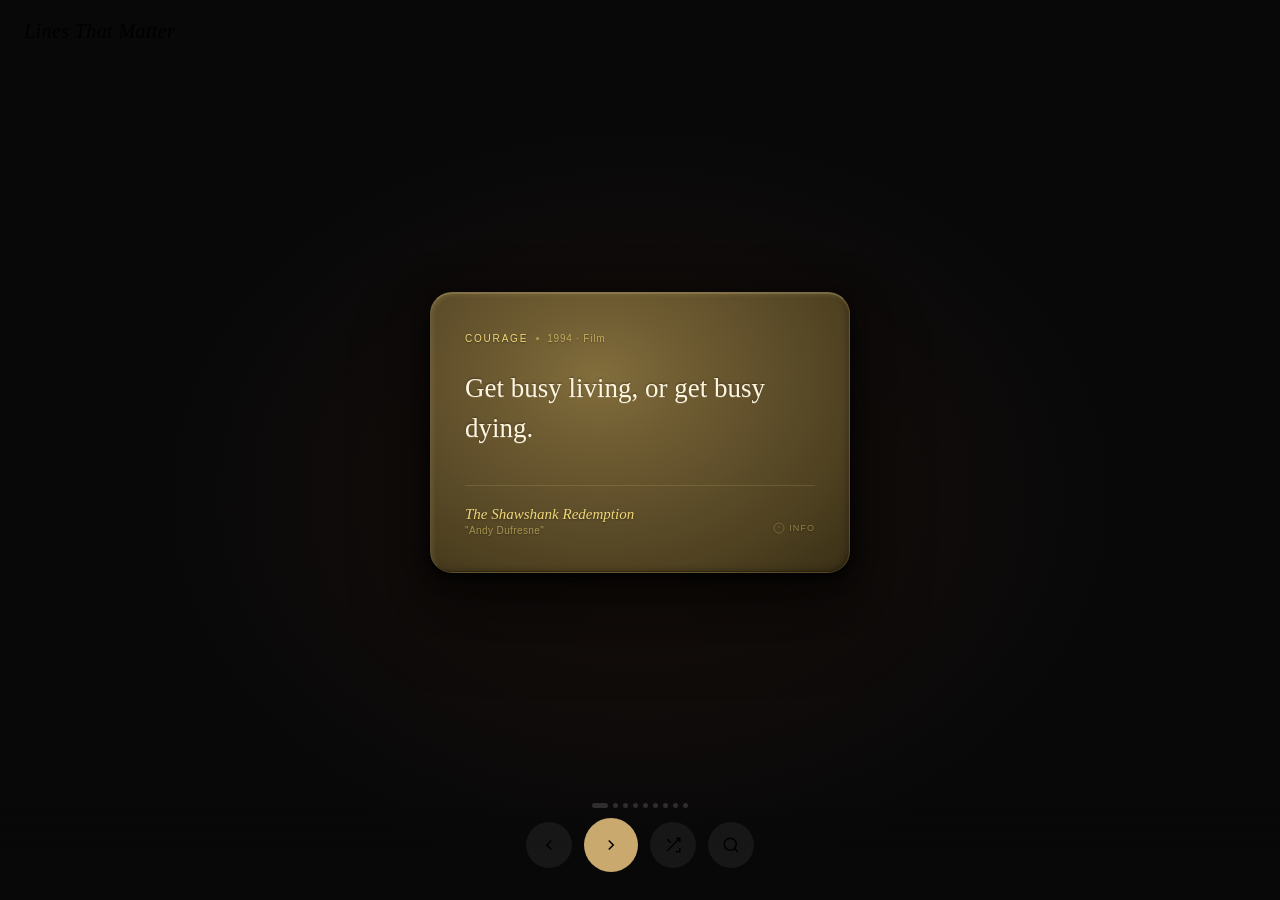
<file: quotes/index.html>
<!DOCTYPE html>

<html lang="en">
<head>
<meta charset="UTF-8">
<meta name="viewport" content="width=device-width, initial-scale=1.0, maximum-scale=1.0, user-scalable=no">
<meta name="theme-color" content="#080809">
<meta name="apple-mobile-web-app-capable" content="yes">
<meta name="apple-mobile-web-app-status-bar-style" content="black-translucent">
<title>Lines That Matter</title>
<link rel="preconnect" href="https://fonts.googleapis.com">
<link rel="preconnect" href="https://fonts.gstatic.com" crossorigin>
<link href="https://fonts.googleapis.com/css2?family=Spectral:ital,wght@0,400;0,500;0,600;1,400;1,500&family=Cormorant+Garamond:ital,wght@0,400;0,500;0,600;1,400;1,500&family=DM+Sans:wght@300;400;500&display=swap" rel="stylesheet">
<style>
*, *::before, *::after { box-sizing: border-box; margin: 0; padding: 0; }

:root {
–bg:      #080809;
–card:    #1c1c23;
–gold:    #c9a96e;
–gold2:   rgba(201,169,110,0.5);
–gold3:   rgba(201,169,110,0.12);
–text:    #f0ece4;
–muted:   rgba(240,236,228,0.55);
–dim:     rgba(240,236,228,0.30);
–r:       18px;
}

html, body {
height: 100%;
background-color: #080809;
background: var(–bg);
color: var(–text); font-family: ‘DM Sans’, sans-serif;
overflow: hidden; -webkit-tap-highlight-color: transparent;
}

/* ── Header ── */
#hdr {
position: fixed; top: 0; left: 0; right: 0;
padding: 20px 24px 0; z-index: 5; pointer-events: none;
}
#hdr h1 {
font-family: ‘Cormorant Garamond’, serif;
font-style: italic; font-weight: 400;
font-size: 20px; color: var(–gold); letter-spacing: 0.02em;
}

/* ── Main stage ── */
#stage {
height: 100%;
display: flex; align-items: center; justify-content: center;
padding: 72px 20px 108px;
}

/* ── Card ── */
#card-wrap {
position: relative;
width: 100%; max-width: 420px;
}

.card {
width: 100%; border-radius: 22px;
/* convex gradient - lighter center simulates a domed/curved surface */
background:
radial-gradient(ellipse at 40% 30%, #826e3c 0%, #6f5c32 25%, #5e4e2a 50%, #4d4020 75%, #3a2f16 100%);
box-shadow:
/* outer shadow stack - creates depth/lift */
0 1px 1px rgba(0,0,0,0.5),
0 3px 6px rgba(0,0,0,0.35),
0 8px 18px rgba(0,0,0,0.3),
0 20px 44px rgba(0,0,0,0.35),
0 40px 80px rgba(0,0,0,0.4),
/* inset emboss - light top-left, dark bottom-right = extruded/raised feel */
inset 2px 2px 4px rgba(240,220,150,0.15),
inset -2px -2px 6px rgba(0,0,0,0.25),
/* inset edge highlights */
inset 0 1px 0 rgba(255,235,170,0.18),
inset 0 -1px 0 rgba(0,0,0,0.3);
cursor: pointer; user-select: none;
transition: transform 0.22s cubic-bezier(0.2,0,0,1), box-shadow 0.22s cubic-bezier(0.2,0,0,1);
position: relative; overflow: hidden;
border: 1px solid rgba(218,195,140,0.25);
border-top-color: rgba(255,235,170,0.3);
border-bottom-color: rgba(100,80,40,0.35);
border-left-color: rgba(218,195,140,0.2);
border-right-color: rgba(140,115,60,0.25);
}
.card:active {
transform: scale(0.975) translateY(3px);
box-shadow:
0 1px 2px rgba(0,0,0,0.5),
0 4px 10px rgba(0,0,0,0.4),
0 10px 20px rgba(0,0,0,0.35),
inset 2px 2px 6px rgba(0,0,0,0.15),
inset -1px -1px 3px rgba(240,220,150,0.08);
}

/* gold left edge - bright accent bar */
.card::before {
content: ‘’; position: absolute;
top: 0; bottom: 0; left: 0; width: 3px;
background: linear-gradient(to bottom, rgba(220,195,130,0.15), rgba(255,230,160,1) 10%, rgba(255,240,180,1) 50%, rgba(255,230,160,1) 90%, rgba(220,195,130,0.15));
z-index: 2;
}
/* heavy metallic grain texture — 3 layers, 4K resolution */
.card::after {
content: ‘’; position: absolute; inset: 0;
background-image:
/* Layer 1: coarse grain — visible hammered texture */
url(“data:image/svg+xml,%3Csvg xmlns=‘http://www.w3.org/2000/svg’ width=‘1024’ height=‘1024’%3E%3Cfilter id=‘a’%3E%3CfeTurbulence type=‘fractalNoise’ baseFrequency=‘0.65’ numOctaves=‘5’ stitchTiles=‘stitch’/%3E%3CfeColorMatrix type=‘saturate’ values=‘0’/%3E%3C/filter%3E%3Crect width=‘1024’ height=‘1024’ filter=‘url(%23a)’ opacity=‘0.3’/%3E%3C/svg%3E”),
/* Layer 2: fine grain — sandpaper */
url(“data:image/svg+xml,%3Csvg xmlns=‘http://www.w3.org/2000/svg’ width=‘768’ height=‘768’%3E%3Cfilter id=‘b’%3E%3CfeTurbulence type=‘fractalNoise’ baseFrequency=‘1.6’ numOctaves=‘6’ stitchTiles=‘stitch’/%3E%3CfeColorMatrix type=‘saturate’ values=‘0’/%3E%3C/filter%3E%3Crect width=‘768’ height=‘768’ filter=‘url(%23b)’ opacity=‘0.25’/%3E%3C/svg%3E”),
/* Layer 3: micro grain — grit */
url(“data:image/svg+xml,%3Csvg xmlns=‘http://www.w3.org/2000/svg’ width=‘512’ height=‘512’%3E%3Cfilter id=‘c’%3E%3CfeTurbulence type=‘fractalNoise’ baseFrequency=‘3.2’ numOctaves=‘4’ stitchTiles=‘stitch’/%3E%3CfeColorMatrix type=‘saturate’ values=‘0’/%3E%3C/filter%3E%3Crect width=‘512’ height=‘512’ filter=‘url(%23c)’ opacity=‘0.22’/%3E%3C/svg%3E”);
background-size: 1024px, 768px, 512px;
pointer-events: none;
mix-blend-mode: hard-light;
opacity: 0.55;
z-index: 1;
border-radius: 22px;
}

.card-inner { padding: 40px 34px 36px; position: relative; z-index: 3; }

.card-eyebrow {
display: flex; align-items: center; gap: 8px;
margin-bottom: 24px;
}
.card-cat {
font-size: 10px; letter-spacing: 0.18em; font-weight: 500;
color: #f0d878; text-transform: uppercase;
text-shadow: 0 1px 2px rgba(0,0,0,0.4);
}
.card-dot { width: 3px; height: 3px; border-radius: 50%; background: rgba(240,216,120,0.5); flex-shrink: 0; }
.card-year { font-size: 10px; color: rgba(240,216,120,0.65); letter-spacing: 0.08em; text-shadow: 0 1px 2px rgba(0,0,0,0.3); }

.card-quote {
font-family: ‘Spectral’, serif;
font-size: clamp(20px, 5.2vw, 27px);
line-height: 1.5; font-weight: 500;
color: #fdf5e0; margin-bottom: 36px;
word-break: break-word;
/* letterpress / embossed text effect */
text-shadow:
0 1px 0 rgba(255,240,180,0.15),
0 -1px 2px rgba(0,0,0,0.35);
}

.card-footer {
display: flex; align-items: flex-end; justify-content: space-between;
gap: 12px;
padding-top: 20px;
border-top: 1px solid rgba(240,216,120,0.15);
}
.card-source {
font-family: ‘Spectral’, serif;
font-style: italic; font-size: 15px; color: #f0d878;
text-shadow: 0 1px 2px rgba(0,0,0,0.4);
}
.card-char { font-size: 10px; color: rgba(240,216,120,0.55); margin-top: 2px; letter-spacing: 0.04em; text-shadow: 0 1px 2px rgba(0,0,0,0.3); }

.card-tap-hint {
display: flex; align-items: center; gap: 4px;
font-size: 9px; letter-spacing: 0.12em; color: rgba(240,216,120,0.45);
text-transform: uppercase; flex-shrink: 0; padding-bottom: 2px;
text-shadow: 0 1px 2px rgba(0,0,0,0.3);
}
.card-tap-hint svg { width: 12px; height: 12px; opacity: 0.5; }

/* ── Card transitions ── */
/* FIX: Only exiting cards are position:absolute — incoming cards stay in flow */
.card.out-left, .card.out-right {
position: absolute; top: 0; left: 0; right: 0;
}
.card.out-left  { animation: outLeft  0.32s cubic-bezier(0.4,0,0.2,1) forwards; }
.card.out-right { animation: outRight 0.32s cubic-bezier(0.4,0,0.2,1) forwards; }
/* FIX: opacity:0 initial state so card is hidden before animation kicks in */
.card.in-left   { animation: inLeft   0.32s cubic-bezier(0.4,0,0.2,1) forwards; opacity: 0; }
.card.in-right  { animation: inRight  0.32s cubic-bezier(0.4,0,0.2,1) forwards; opacity: 0; }
@keyframes outLeft  { to   { transform: translateX(-108%); opacity: 0; } }
@keyframes outRight { to   { transform: translateX( 108%); opacity: 0; } }
@keyframes inLeft   { from { transform: translateX( 108%); opacity: 0; } to { transform: translateX(0); opacity: 1; } }
@keyframes inRight  { from { transform: translateX(-108%); opacity: 0; } to { transform: translateX(0); opacity: 1; } }

/* typewriter */
.char { opacity: 0; animation: cin 0.01s forwards; }
@keyframes cin { to { opacity: 1; } }

/* ── Info overlay ── */
#overlay {
position: fixed; inset: 0; z-index: 50;
display: flex; flex-direction: column;
pointer-events: none; opacity: 0;
transition: opacity 0.3s ease;
}
#overlay.open { opacity: 1; pointer-events: all; }

#overlay-backdrop {
position: absolute; inset: 0;
background: rgba(8,8,9,0.88);
backdrop-filter: blur(12px);
-webkit-backdrop-filter: blur(12px);
}

#overlay-sheet {
position: absolute; left: 0; right: 0; bottom: 0;
max-height: 92vh;
background: #161310;
border-radius: 24px 24px 0 0;
display: flex; flex-direction: column;
transform: translateY(100%);
transition: transform 0.38s cubic-bezier(0.32, 0.72, 0, 1);
box-shadow: 0 -8px 40px rgba(0,0,0,0.6), inset 0 1px 0 rgba(201,169,110,0.1);
overflow: hidden;
}
#overlay.open #overlay-sheet { transform: translateY(0); }

/* drag handle */
#overlay-handle {
width: 36px; height: 4px; border-radius: 2px;
background: rgba(201,169,110,0.3);
margin: 14px auto 0; flex-shrink: 0;
}

/* overlay header */
#overlay-header {
padding: 16px 24px 0;
flex-shrink: 0;
}
#overlay-title-row {
display: flex; align-items: flex-start;
justify-content: space-between; gap: 12px;
margin-bottom: 12px;
}
#overlay-title {
font-family: ‘Spectral’, serif;
font-size: 28px; font-weight: 500; line-height: 1.15;
color: #f0d878;
}
#overlay-close {
width: 32px; height: 32px; border-radius: 50%;
background: rgba(201,169,110,0.08);
border: 1px solid rgba(201,169,110,0.15);
color: rgba(201,169,110,0.6);
font-size: 16px; cursor: pointer; flex-shrink: 0;
display: flex; align-items: center; justify-content: center;
margin-top: 4px; transition: background 0.15s;
}
#overlay-close:active { background: rgba(201,169,110,0.15); }

#overlay-pills {
display: flex; gap: 6px; flex-wrap: wrap; margin-bottom: 16px;
}
.o-pill {
font-size: 10px; padding: 4px 11px; border-radius: 20px;
background: rgba(201,169,110,0.06);
border: 1px solid rgba(201,169,110,0.15);
color: rgba(220,200,130,0.7); letter-spacing: 0.05em;
}
.o-pill.gold {
background: rgba(201,169,110,0.12);
border-color: rgba(201,169,110,0.25);
color: #dcc882;
}

/* tab strip */
#overlay-tabs {
display: flex; border-bottom: 1px solid rgba(201,169,110,0.1);
padding: 0 24px; flex-shrink: 0;
}
.o-tab {
flex: 1; padding: 10px 4px; text-align: center;
font-size: 10px; letter-spacing: 0.14em; text-transform: uppercase;
color: rgba(201,169,110,0.4); background: none; border: none; cursor: pointer;
border-bottom: 2px solid transparent;
margin-bottom: -1px; transition: color 0.2s, border-color 0.2s;
font-family: ‘DM Sans’, sans-serif;
}
.o-tab.active { color: #f0d878; border-bottom-color: #f0d878; }

/* scroll body */
#overlay-body {
flex: 1; overflow-y: auto; padding: 24px 24px 40px;
}
#overlay-body::-webkit-scrollbar { display: none; }

.o-section { display: none; }
.o-section.active { display: block; }

/* About */
.o-desc {
font-size: 14px; line-height: 1.75;
color: rgba(240,224,180,0.6);
font-style: italic; margin-bottom: 22px;
padding: 16px 18px;
background: rgba(201,169,110,0.04);
border-radius: 12px;
border-left: 2px solid rgba(201,169,110,0.35);
}
.o-link {
display: inline-flex; align-items: center; gap: 7px;
font-size: 11px; letter-spacing: 0.1em; text-transform: uppercase;
color: #dcc882; text-decoration: none;
padding: 9px 18px; border-radius: 20px;
border: 1px solid rgba(201,169,110,0.25);
background: rgba(201,169,110,0.08);
transition: background 0.2s, color 0.2s;
}
.o-link:active { background: rgba(201,169,110,0.18); color: #f0d878; }
.o-link svg { width: 11px; height: 11px; }

/* Cast */
.o-cast-list { display: flex; flex-direction: column; gap: 2px; }
.o-cast-row {
display: flex; align-items: center;
justify-content: space-between;
padding: 13px 16px; border-radius: 11px;
background: rgba(201,169,110,0.04);
}
.o-cast-name { font-size: 15px; font-weight: 500; color: #f0e4cc; }
.o-cast-role { font-size: 12px; color: rgba(220,200,130,0.6); font-style: italic; }

/* Trivia */
.o-trivia-list { display: flex; flex-direction: column; gap: 10px; }
.o-trivia-item {
padding: 14px 16px 14px 40px;
background: rgba(201,169,110,0.04);
border-radius: 11px; position: relative;
font-size: 13px; line-height: 1.68;
color: rgba(240,224,180,0.55);
}
.o-trivia-item::before {
content: ‘—’; position: absolute;
top: 15px; left: 16px;
font-size: 12px; color: #dcc882;
}

/* Related */
.o-related-head {
font-size: 11px; color: #dcc882;
font-style: italic; margin-bottom: 12px;
}
.o-related-list { display: flex; flex-direction: column; gap: 8px; }
.o-related-item {
padding: 14px 16px; border-radius: 12px;
background: rgba(201,169,110,0.04);
border: 1px solid rgba(201,169,110,0.1);
cursor: pointer; transition: background 0.15s, border-color 0.15s;
}
.o-related-item:active {
background: rgba(201,169,110,0.1);
border-color: rgba(201,169,110,0.25);
}
.o-related-q {
font-family: ‘Spectral’, serif;
font-size: 15px; line-height: 1.5;
color: rgba(240,224,180,0.75); margin-bottom: 7px;
}
.o-related-meta { font-size: 10px; color: rgba(220,200,130,0.5); letter-spacing: 0.04em; }

/* ── Nav ── */
#nav {
position: fixed; bottom: 0; left: 0; right: 0;
padding: 10px 24px 28px;
display: flex; align-items: center; justify-content: center; gap: 12px;
background: linear-gradient(to top, rgba(8,8,9,0.98) 55%, transparent);
z-index: 10;
}
.nav-btn {
width: 46px; height: 46px; border-radius: 50%; border: none;
background: rgba(255,255,255,0.06); color: var(–text);
display: flex; align-items: center; justify-content: center;
cursor: pointer; transition: background 0.15s, transform 0.1s;
}
.nav-btn:active { transform: scale(0.9); background: rgba(255,255,255,0.1); }
.nav-btn.primary {
width: 54px; height: 54px;
background: #c9a96e;
background: var(–gold);
color: #000;
}
.nav-btn.primary:active { background: #b8923e; }
.nav-btn svg { width: 18px; height: 18px; }

/* dots */
#dots {
position: fixed; bottom: 92px; left: 50%; transform: translateX(-50%);
display: flex; gap: 5px; z-index: 10;
}
.dot {
width: 5px; height: 5px; border-radius: 50%;
background: rgba(255,255,255,0.15);
transition: background 0.3s, width 0.3s;
}
.dot.active { background: var(–gold); width: 16px; border-radius: 3px; }

/* search panel */
#search-panel {
position: fixed; inset: 0; z-index: 60;
background: rgba(8,8,9,0.97);
display: flex; flex-direction: column;
padding: 52px 20px 20px;
transform: translateY(100%);
transition: transform 0.32s cubic-bezier(0.4,0,0.2,1);
}
#search-panel.open { transform: translateY(0); }
#search-input {
width: 100%; padding: 13px 18px;
background: rgba(255,255,255,0.06);
border: 1px solid rgba(255,255,255,0.1);
border-radius: 12px; color: var(–text);
font-family: ‘DM Sans’, sans-serif; font-size: 15px; outline: none;
margin-bottom: 16px;
}
#cat-chips { margin-bottom: 16px; }
.chip {
display: inline-block; padding: 5px 13px;
border-radius: 20px; margin: 3px;
font-size: 11px; cursor: pointer;
background: rgba(255,255,255,0.04);
border: 1px solid rgba(255,255,255,0.08);
color: var(–muted); transition: all 0.15s;
}
.chip.active {
background: rgba(201,169,110,0.12);
border-color: rgba(201,169,110,0.3);
color: var(–gold);
}
#search-results { flex: 1; overflow-y: auto; }
#search-results::-webkit-scrollbar { display: none; }
.s-result {
padding: 14px 0; border-bottom: 1px solid rgba(255,255,255,0.05);
cursor: pointer;
}
.s-result-q { font-size: 13px; color: var(–text); line-height: 1.5; margin-bottom: 4px; }
.s-result-meta { font-size: 11px; color: var(–muted); }
#search-close {
position: absolute; top: 16px; right: 20px;
background: none; border: none; color: var(–muted);
font-size: 22px; cursor: pointer; padding: 4px 8px;
}
</style>

</head>
<body>

<div id="hdr"><h1>Lines That Matter</h1></div>

<div id="stage">
  <div id="card-wrap"></div>
</div>

<div id="dots"></div>

<nav id="nav">
  <button class="nav-btn" id="btn-prev">
    <svg viewBox="0 0 24 24" fill="none" stroke="currentColor" stroke-width="2"><polyline points="15 18 9 12 15 6"/></svg>
  </button>
  <button class="nav-btn primary" id="btn-next">
    <svg viewBox="0 0 24 24" fill="none" stroke="currentColor" stroke-width="2"><polyline points="9 6 15 12 9 18"/></svg>
  </button>
  <button class="nav-btn" id="btn-random">
    <svg viewBox="0 0 24 24" fill="none" stroke="currentColor" stroke-width="2"><polyline points="16 3 21 3 21 8"/><line x1="4" y1="20" x2="21" y2="3"/><polyline points="21 16 21 21 16 21"/><line x1="4" y1="4" x2="9" y2="9"/></svg>
  </button>
  <button class="nav-btn" id="btn-search">
    <svg viewBox="0 0 24 24" fill="none" stroke="currentColor" stroke-width="2"><circle cx="11" cy="11" r="8"/><line x1="21" y1="21" x2="16.65" y2="16.65"/></svg>
  </button>
</nav>

<!-- Info overlay -->

<div id="overlay">
  <div id="overlay-backdrop"></div>
  <div id="overlay-sheet">
    <div id="overlay-handle"></div>
    <div id="overlay-header">
      <div id="overlay-title-row">
        <div id="overlay-title"></div>
        <button id="overlay-close">✕</button>
      </div>
      <div id="overlay-pills"></div>
    </div>
    <div id="overlay-tabs">
      <button class="o-tab active" data-tab="about">About</button>
      <button class="o-tab" data-tab="cast">Cast</button>
      <button class="o-tab" data-tab="trivia">Trivia</button>
      <button class="o-tab" data-tab="related">Related</button>
    </div>
    <div id="overlay-body">
      <div class="o-section active" id="tab-about"></div>
      <div class="o-section" id="tab-cast"></div>
      <div class="o-section" id="tab-trivia"></div>
      <div class="o-section" id="tab-related"></div>
    </div>
  </div>
</div>

<!-- Search -->

<div id="search-panel">
  <button id="search-close">✕</button>
  <input id="search-input" type="text" placeholder="Search quotes, films, people…" autocomplete="off">
  <div id="cat-chips"></div>
  <div id="search-results"></div>
</div>

<script>
const QUOTES = [
  {
    "q": "You don't understand! I could've had class. I could've been a contender. I could've been somebody, instead of a bum, which is what I am.",
    "src": "On the Waterfront",
    "year": 1954,
    "type": "movie",
    "char": "Terry Malloy",
    "actors": [
      {
        "name": "Marlon Brando",
        "role": "Terry Malloy"
      }
    ],
    "desc": "Terry confronting his brother in a taxi — the moment a man recognises what he traded away and who is responsible. It's not just about Terry. It's about every choice we made to stay safe instead of brave.",
    "trivia": [
      "Brando later said this was the most personal moment in his career — he felt he too had compromised himself by not doing theatre.",
      "The speech was based on a real conversation overheard by screenwriter Budd Schulberg."
    ],
    "cat": "Regret",
    "retort": "Terry Malloy had the chance. He also had a reason not to take it. Those two things have lived together in people ever since."
  },
  {
    "q": "I could've saved more. I don't know, if I'd just... I could've got more.",
    "src": "Schindler's List",
    "year": 1993,
    "type": "movie",
    "char": "Oskar Schindler",
    "actors": [
      {
        "name": "Liam Neeson",
        "role": "Oskar Schindler"
      }
    ],
    "desc": "Schindler saved over a thousand lives, and this is how he ends the film — destroyed by what he didn't do. The question it leaves with you: what would it take for you to use everything you have?",
    "trivia": [
      "Steven Spielberg called this the most difficult scene he ever filmed.",
      "The real Schindlerjuden presented Liam Neeson with a ring made from their teeth — he was overwhelmed."
    ],
    "cat": "Regret",
    "retort": "Schindler saved over a thousand people and still counted the ones he didn't. That's not ingratitude. That's the weight of knowing what was possible."
  },
  {
    "q": "It's only after we've lost everything that we're free to do anything.",
    "src": "Fight Club",
    "year": 1999,
    "type": "movie",
    "char": "Tyler Durden",
    "actors": [
      {
        "name": "Brad Pitt",
        "role": "Tyler Durden"
      }
    ],
    "desc": "Tyler's gospel of destruction. He's wrong about almost everything, but he's right that we cling to comfort as a substitute for meaning. The question is whether loss is the only teacher.",
    "trivia": [
      "David Fincher made Tyler deliberately seductive — and then showed what his philosophy actually produces.",
      "The film cost $63 million and grossed $37 million in theatres. On home video, it became a generational text."
    ],
    "cat": "Freedom",
    "retort": "Usually said by people who still have quite a lot left to lose."
  },
  {
    "q": "The things you own end up owning you.",
    "src": "Fight Club",
    "year": 1999,
    "type": "movie",
    "char": "Tyler Durden",
    "actors": [
      {
        "name": "Brad Pitt",
        "role": "Tyler Durden"
      }
    ],
    "desc": "The irony is that this line now appears on merchandise sold at Urban Outfitters. But the underlying point survives the co-optation: what are you actually working for?",
    "trivia": [
      "The film was adapted from Chuck Palahniuk's 1996 novel, which he wrote after being beaten up while camping and receiving no sympathy from co-workers.",
      "Palahniuk has said the novel was about his own generation's crisis of masculinity and purpose."
    ],
    "cat": "Freedom",
    "retort": "Then stop buying things. See how long that lasts."
  },
  {
    "q": "I did it for me. I liked it. I was good at it. And I was really… I was alive.",
    "src": "Breaking Bad",
    "year": 2013,
    "type": "tv",
    "char": "Walter White",
    "actors": [
      {
        "name": "Bryan Cranston",
        "role": "Walter White"
      }
    ],
    "desc": "Walt's final confession, and the most honest moment in five seasons. He spent years telling himself it was for his family. This is the admission that he was lying — to them and to himself. The question it asks: what are you doing for you, and what are you lying to yourself about?",
    "trivia": [
      "Vince Gilligan said this was the line that completed the show's thesis.",
      "Bryan Cranston and Gilligan wrote the scene together during rehearsal — it wasn't in the original draft."
    ],
    "cat": "Identity",
    "retort": "He spent four seasons saying he did it for his family. This is the only honest thing Walter White ever said."
  },
  {
    "q": "Who is you, Chiron?",
    "src": "Moonlight",
    "year": 2016,
    "type": "movie",
    "char": "Juan",
    "actors": [
      {
        "name": "Mahershala Ali",
        "role": "Juan"
      }
    ],
    "desc": "A drug dealer asking a boy the only question that matters. It's unanswerable in that moment — which is the whole film. Most of us spend decades avoiding it.",
    "trivia": [
      "Mahershala Ali won the Academy Award for Best Supporting Actor — the first Muslim actor to win an Oscar.",
      "Barry Jenkins shot each of the film's three chapters in a distinct colour palette reflecting Chiron's changing inner state."
    ],
    "cat": "Identity",
    "retort": "Nobody ever answers this question honestly in the moment. Only in retrospect, if at all."
  },
  {
    "q": "At some point, you gotta decide for yourself who you gonna be. Can't let nobody make that decision for you.",
    "src": "Moonlight",
    "year": 2016,
    "type": "movie",
    "char": "Juan",
    "actors": [
      {
        "name": "Mahershala Ali",
        "role": "Juan"
      }
    ],
    "desc": "A man who profits from destroying communities gives a boy the only piece of wisdom that could save him. The contradiction is the point. Even broken people can hand you something true.",
    "trivia": [
      "Barry Jenkins wrote this specifically so Juan could be both the agent of harm and the source of grace in Chiron's life.",
      "Moonlight won the Academy Award for Best Picture."
    ],
    "cat": "Identity",
    "retort": "Juan says this to a boy he is simultaneously protecting and supplying with the drugs that will destroy his community. He knows it. He says it anyway."
  },
  {
    "q": "Every lie we tell incurs a debt to the truth. Sooner or later, that debt is paid.",
    "src": "Chernobyl",
    "year": 2019,
    "type": "tv",
    "char": "Valery Legasov",
    "actors": [
      {
        "name": "Jared Harris",
        "role": "Valery Legasov"
      }
    ],
    "desc": "The series' thesis in one sentence. Said about a nuclear reactor, but it applies to every corner of your life where you've chosen the comfortable lie over the difficult truth.",
    "trivia": [
      "The real Legasov recorded tapes confessing the truth before taking his own life. The tapes were discovered and helped expose the cover-up.",
      "Jared Harris researched Legasov's actual recorded confessions to capture his specific psychology."
    ],
    "cat": "Truth",
    "retort": "Legasov says this before a Soviet tribunal. He understood the cost of the lie before anyone else in that room did."
  },
  {
    "q": "Get busy living, or get busy dying.",
    "src": "The Shawshank Redemption",
    "year": 1994,
    "type": "movie",
    "char": "Andy Dufresne",
    "actors": [
      {
        "name": "Tim Robbins",
        "role": "Andy Dufresne"
      }
    ],
    "desc": "Andy says it to Red, who's given up. It's not optimism — Andy has been in prison for years for a crime he didn't commit. It's a choice about how to inhabit your own life regardless of what it is.",
    "trivia": [
      "The Shawshank Redemption was a box office failure on release. It became the most-watched film on cable television and still tops the IMDb ratings.",
      "Frank Darabont wrote the screenplay in eight weeks."
    ],
    "cat": "Courage",
    "retort": "Said in a prison cell by a man who has been there for decades. The option to get busy living was considerably more constrained than the line suggests."
  },
  {
    "q": "Hope is a good thing, maybe the best of things, and no good thing ever dies.",
    "src": "The Shawshank Redemption",
    "year": 1994,
    "type": "movie",
    "char": "Andy Dufresne",
    "actors": [
      {
        "name": "Tim Robbins",
        "role": "Andy Dufresne"
      }
    ],
    "desc": "Written in a letter to Red from a man who has escaped after twenty years of wrongful imprisonment. Andy had no reason to hope and chose it anyway. That's the whole argument.",
    "trivia": [
      "Morgan Freeman was not told the contents of the letter before filming the scene. His reaction is genuine.",
      "Stephen King sold the adaptation rights for $1 — and sent Darabont a dollar bill when the film succeeded."
    ],
    "cat": "Courage",
    "retort": "Andy writes this in a letter from prison. Red spends forty years telling himself hope was dangerous. He was right about the danger. Andy was right about the thing itself."
  },
  {
    "q": "It's not your fault.",
    "src": "Good Will Hunting",
    "year": 1997,
    "type": "movie",
    "char": "Sean Maguire",
    "actors": [
      {
        "name": "Robin Williams",
        "role": "Sean Maguire"
      }
    ],
    "desc": "Sean saying it to Will, over and over, until Will breaks. The most effective therapy scene ever filmed — not because of technique, but because sometimes the only thing that helps is a person saying the true thing until you actually hear it.",
    "trivia": [
      "Robin Williams improvised the entire park bench scene. Matt Damon has said he genuinely didn't know where it was going.",
      "Williams won his only competitive Academy Award for this role."
    ],
    "cat": "Grief",
    "retort": "Robin Williams improvised this entire scene. He was carrying real pain at the time. That's not acting — that's someone choosing to be present."
  },
  {
    "q": "We accept the love we think we deserve.",
    "src": "The Perks of Being a Wallflower",
    "year": 2012,
    "type": "movie",
    "char": "Bill",
    "actors": [
      {
        "name": "Paul Rudd",
        "role": "Bill"
      }
    ],
    "desc": "A high school teacher's quiet observation about the relationship between self-worth and who we let in. The whole film builds to the moment the protagonist understands it applies to him.",
    "trivia": [
      "Stephen Chbosky wrote and directed the adaptation of his own novel.",
      "Paul Rudd said this was the line he thought about long after the film ended."
    ],
    "cat": "Relationships",
    "retort": "The cruel efficiency of this: the limit isn't imposed from outside. You set it yourself, invisibly, years before you understand what you're doing."
  },
  {
    "q": "I've seen things you people wouldn't believe. Attack ships on fire off the shoulder of Orion. All those moments will be lost in time, like tears in rain.",
    "src": "Blade Runner",
    "year": 1982,
    "type": "movie",
    "char": "Roy Batty",
    "actors": [
      {
        "name": "Rutger Hauer",
        "role": "Roy Batty"
      }
    ],
    "desc": "A dying machine's elegy for his own consciousness. Largely improvised by Hauer, who cut the scripted version to its bones. The line asks what happens to everything you've experienced — and whether it matters that it disappears.",
    "trivia": [
      "Rutger Hauer wrote the speech himself the night before filming, stripping the original script to its essence.",
      "Ridley Scott called it the greatest death speech in cinema history."
    ],
    "cat": "Mortality",
    "retort": "Roy Batty delivers this speech in his final moments. He chooses to describe what he's seen. That's the whole character in one scene."
  },
  {
    "q": "Carpe diem. Seize the day, boys. Make your lives extraordinary.",
    "src": "Dead Poets Society",
    "year": 1989,
    "type": "movie",
    "char": "John Keating",
    "actors": [
      {
        "name": "Robin Williams",
        "role": "John Keating"
      }
    ],
    "desc": "Keating says it while standing before photographs of long-dead alumni. These boys were young once. They were certain of the future. The point isn't inspiration — it's terror.",
    "trivia": [
      "Robin Williams improvised much of his classroom material. Several scenes used genuine first-takes of student reactions.",
      "Director Peter Weir said Williams understood Keating's grief better than anyone on set."
    ],
    "cat": "Mortality",
    "retort": "Keating told his students to seize the day. The institution expelled him for it. The day, ultimately, belonged to the institution."
  },
  {
    "q": "You either die a hero or you live long enough to see yourself become the villain.",
    "src": "The Dark Knight",
    "year": 2008,
    "type": "movie",
    "char": "Harvey Dent",
    "actors": [
      {
        "name": "Aaron Eckhart",
        "role": "Harvey Dent"
      }
    ],
    "desc": "Dent says it about Batman, not knowing it's about himself. A prophecy about moral compromise — the ways in which good intentions, pursued long enough without reflection, become their opposite.",
    "trivia": [
      "Aaron Eckhart spent months studying the psychology of optimistic leaders who become corrupted.",
      "The line was voted by fans as the greatest in superhero cinema."
    ],
    "cat": "Choices",
    "retort": "Harvey Dent says this as an idealist. The film then methodically tests whether it's true."
  },
  {
    "q": "Your scientists were so preoccupied with whether or not they could, they didn't stop to think if they should.",
    "src": "Jurassic Park",
    "year": 1993,
    "type": "movie",
    "char": "Dr. Ian Malcolm",
    "actors": [
      {
        "name": "Jeff Goldblum",
        "role": "Dr. Ian Malcolm"
      }
    ],
    "desc": "The film's moral in one sentence. Applies to genetic engineering, AI, social media, nuclear weapons — anything built without ethical framework. Also applies to individual choices: just because you can doesn't mean you should.",
    "trivia": [
      "Jeff Goldblum largely improvised the pacing of this speech.",
      "Steven Spielberg said this was the reason he made the film."
    ],
    "cat": "Choices",
    "retort": "The dinosaurs are already loose when Malcolm says this. The preoccupation with whether they could didn't stop them."
  },
  {
    "q": "Why do we fall, sir? So we might learn to pick ourselves up.",
    "src": "Batman Begins",
    "year": 2005,
    "type": "movie",
    "char": "Alfred Pennyworth",
    "actors": [
      {
        "name": "Michael Caine",
        "role": "Alfred Pennyworth"
      }
    ],
    "desc": "Thomas Wayne's principle, repeated by Alfred to Bruce. The fall isn't the disaster — it's the whole point. Failure is the mechanism of learning if you're willing to treat it that way.",
    "trivia": [
      "Michael Caine said Alfred was the easiest role he ever played because the character's love for Bruce was completely uncomplicated.",
      "The line is repeated in The Dark Knight Rises as a payoff to the trilogy's arc."
    ],
    "cat": "Purpose",
    "retort": "Thomas Wayne said this to Bruce before he died. Alfred repeated it for the next thirty years. The falling never stopped."
  },
  {
    "q": "I am not in danger, Skyler. I am the danger.",
    "src": "Breaking Bad",
    "year": 2012,
    "type": "tv",
    "char": "Walter White",
    "actors": [
      {
        "name": "Bryan Cranston",
        "role": "Walter White"
      }
    ],
    "desc": "The moment Walter White stops pretending. What's disturbing about it is that it's also the most alive he's ever felt. The question it leaves is whether the life you're living is really yours, or just something that happened to you.",
    "trivia": [
      "Anna Gunn said filming this scene was the most frightened she ever felt on the series.",
      "Bryan Cranston said this was the moment Heisenberg fully replaced Walter White."
    ],
    "cat": "Purpose",
    "retort": "The most honest thing Walter White ever said. He had been the danger for years before he admitted it."
  },
  {
    "q": "It is our choices, Harry, that show what we truly are, far more than our abilities.",
    "src": "Harry Potter and the Chamber of Secrets",
    "year": 2002,
    "type": "movie",
    "char": "Albus Dumbledore",
    "actors": [
      {
        "name": "Richard Harris",
        "role": "Albus Dumbledore"
      }
    ],
    "desc": "Dumbledore's answer to Harry's fear that the Sorting Hat considered putting him in Slytherin. Abilities are given. Choices are made. The distinction is everything.",
    "trivia": [
      "J.K. Rowling has said this is the line she is most proud of writing.",
      "The theme — character through choice rather than destiny — is the spine of all seven books."
    ],
    "cat": "Choices",
    "retort": "Dumbledore says this to a twelve-year-old after a life-threatening confrontation in a basement. Easy for the one who sent him down there."
  },
  {
    "q": "Now I am become Death, the destroyer of worlds.",
    "src": "Oppenheimer",
    "year": 2023,
    "type": "movie",
    "char": "J. Robert Oppenheimer",
    "actors": [
      {
        "name": "Cillian Murphy",
        "role": "J. Robert Oppenheimer"
      }
    ],
    "desc": "Oppenheimer quoting the Bhagavad Gita as the first nuclear bomb detonates. A man recognising in real time that he has changed the nature of human existence forever. The weight of knowledge without the ability to unsee it.",
    "trivia": [
      "The real Oppenheimer quoted this line in a 1965 NBC documentary — Nolan collapsed the timeline deliberately.",
      "Cillian Murphy read the Bhagavad Gita three times to prepare for the role."
    ],
    "cat": "Choices",
    "retort": "Oppenheimer quoted the Bhagavad Gita after Trinity. He spent the rest of his life trying to contain what he had created. He failed."
  },
  {
    "q": "The only hope you have is to accept the fact that you're already dead. The sooner you accept that, the sooner you'll be able to function as a soldier is supposed to function: without mercy, without compassion, without remorse. All war depends on it.",
    "src": "Band of Brothers",
    "year": 2001,
    "type": "tv",
    "char": "Capt. Ronald Speirs",
    "actors": [
      {
        "name": "Matthew Settle",
        "role": "Capt. Ronald Speirs"
      }
    ],
    "desc": "Speirs speaking to a soldier paralysed by fear in a ditch on D-Day. It's brutal advice — and the most honest thing anyone says about what combat actually requires a person to become. The terror isn't in the enemy. It's in what you must dismantle in yourself to survive.",
    "trivia": [
      "The real Ronald Speirs was one of the most decorated soldiers in Easy Company — and one of the most feared.",
      "Matthew Settle said this speech was the scene that defined his entire performance in the series."
    ],
    "cat": "War",
    "retort": "Speirs says this to a lieutenant who is paralysed by fear. It works. It is also the most terrifying advice imaginable."
  },
  {
    "q": "Grandpa, were you a hero in the war? No. But I served in a company of heroes.",
    "src": "Band of Brothers",
    "year": 2001,
    "type": "tv",
    "char": "Mike Ranney",
    "actors": [
      {
        "name": "Scott Grimes",
        "role": "Malarkey / Mike Ranney (epilogue)"
      }
    ],
    "desc": "Ranney's answer to his grandson — and the most precise definition of humility in the whole series. He doesn't claim the credit. He claims the company. The greatest soldiers often describe themselves last.",
    "trivia": [
      "Mike Ranney's letter to Winters became the closing narration of the final episode.",
      "The real Mike Ranney died in 1988 — thirteen years before the series aired."
    ],
    "cat": "War",
    "retort": "Ranney says this to his grandchildren at the end of the series. He has been thinking about the answer his entire adult life."
  },
  {
    "q": "We're paratroopers, Lieutenant. We're supposed to be surrounded.",
    "src": "Band of Brothers",
    "year": 2001,
    "type": "tv",
    "char": "Maj. Richard Winters",
    "actors": [
      {
        "name": "Damian Lewis",
        "role": "Maj. Richard Winters"
      }
    ],
    "desc": "Winters, told by a staff officer that Easy Company will be completely encircled. His response reframes the threat as the condition they trained for. The reframe is the whole psychology — what looks like a trap is just the job.",
    "trivia": [
      "Damian Lewis said this was the line that first made him understand who Winters was.",
      "The real Richard Winters reviewed scripts for the series and was present on set during filming."
    ],
    "cat": "War",
    "retort": "Winters says this to a lieutenant who is frightened by encirclement. It's both tactically sound and a complete philosophy of operating under pressure."
  },
  {
    "q": "Of all the places I could be, I just want to be here, with you.",
    "src": "Everything Everywhere All at Once",
    "year": 2022,
    "type": "movie",
    "char": "Evelyn Wang",
    "actors": [
      {
        "name": "Michelle Yeoh",
        "role": "Evelyn Wang"
      }
    ],
    "desc": "A woman who has seen every version of her life choosing this one — not because it's perfect, but because it contains the people she loves. The entire film is built toward this sentence.",
    "trivia": [
      "Michelle Yeoh was not the original choice — the Daniels wrote the role for Jackie Chan.",
      "The film won seven Academy Awards including Best Picture, Director and Actress."
    ],
    "cat": "Relationships",
    "retort": "Evelyn says this to Waymond having spent the film discovering every version of existence possible. She comes back to the laundromat."
  },
  {
    "q": "When I choose to see the good side of things, I'm not being naive. It is strategic and necessary.",
    "src": "Everything Everywhere All at Once",
    "year": 2022,
    "type": "movie",
    "char": "Waymond Wang",
    "actors": [
      {
        "name": "Ke Huy Quan",
        "role": "Waymond Wang"
      }
    ],
    "desc": "Waymond's manifesto of radical kindness in the face of chaos. It's not weakness or ignorance. It's a deliberate decision about how to move through the world.",
    "trivia": [
      "Ke Huy Quan had retired from acting for 20 years before this role.",
      "The Daniels have said Waymond is the true hero of the film — not Evelyn."
    ],
    "cat": "Courage",
    "retort": "Waymond says this having been the least powerful person in every universe the film visits. It's not optimism. It's a decision made under full knowledge of the alternative."
  },
  {
    "q": "I can't beat it.",
    "src": "Manchester by the Sea",
    "year": 2016,
    "type": "movie",
    "char": "Lee Chandler",
    "actors": [
      {
        "name": "Casey Affleck",
        "role": "Lee Chandler"
      }
    ],
    "desc": "The only honest answer to the question of whether he'll be okay. Not self-pity — just the clear-eyed recognition that some grief doesn't resolve, it just gets carried. The film refuses comfort, which is the most honest thing it does.",
    "trivia": [
      "Casey Affleck won the Academy Award for Best Actor.",
      "Kenneth Lonergan based the film partly on his own experience of irreversible loss."
    ],
    "cat": "Grief",
    "retort": "Lee says this about his grief, to his nephew who is asking him to try. The film is about what happens when the wound doesn't heal. Some don't."
  },
  {
    "q": "Grief is just love with nowhere to go.",
    "src": "The Chosen",
    "year": 2020,
    "type": "tv",
    "char": "Matthew",
    "actors": [
      {
        "name": "Paras Patel",
        "role": "Matthew"
      }
    ],
    "desc": "The most economical definition of grief in existence — it reframes loss as the continuation of love, not its ending. The love didn't stop. The person did.",
    "trivia": [
      "The Chosen is the most-watched crowdfunded media project in history.",
      "This line became one of the most shared quotes from the series online."
    ],
    "cat": "Grief",
    "retort": "The most economical definition of grief ever written. It reframes loss as the continuation of love, not its ending. The love didn't stop. The person did."
  },
  {
    "q": "The only true currency in this bankrupt world is what you share with someone else when you are uncool.",
    "src": "Almost Famous",
    "year": 2000,
    "type": "movie",
    "char": "Lester Bangs",
    "actors": [
      {
        "name": "Philip Seymour Hoffman",
        "role": "Lester Bangs"
      }
    ],
    "desc": "Lester's farewell wisdom to William — the idea that the authentic, vulnerable, unfashionable parts of you are your only real offering to another person. Everything cool is performance. Everything uncool is the truth.",
    "trivia": [
      "Cameron Crowe based the film on his own experience as a teenage Rolling Stone writer.",
      "Philip Seymour Hoffman said Lester Bangs was the role he was most proud of in his career."
    ],
    "cat": "Relationships",
    "retort": "Lester Bangs says this to a fifteen-year-old over the phone at 2am. It's the most important thing in the film and it's said in passing."
  },
  {
    "q": "I must not fear. Fear is the mind-killer.",
    "src": "Dune",
    "year": 2021,
    "type": "movie",
    "char": "Paul Atreides",
    "actors": [
      {
        "name": "Timothée Chalamet",
        "role": "Paul Atreides"
      }
    ],
    "desc": "Frank Herbert's Bene Gesserit litany — a cognitive technique for surviving terror. The insight is that fear doesn't protect you, it paralyses you. Acknowledge it, let it pass, move.",
    "trivia": [
      "Denis Villeneuve said this was the line he was most afraid of including because it's so familiar to fans.",
      "The litany appears in the first pages of Herbert's 1965 novel."
    ],
    "cat": "Courage",
    "retort": "The litany is a cognitive technique, not a cure. Paul says it at the beginning and at the end. He is still afraid, both times."
  },
  {
    "q": "You are not serious people.",
    "src": "Succession",
    "year": 2021,
    "type": "tv",
    "char": "Logan Roy",
    "actors": [
      {
        "name": "Brian Cox",
        "role": "Logan Roy"
      }
    ],
    "desc": "Logan's nuclear verdict on his own children's bid to inherit his empire. The cruelty is that he might be right. The question it leaves: in the areas that matter most to you, are you serious?",
    "trivia": [
      "Brian Cox improvised 'You are not serious people' on the second take — it was not in the script.",
      "Succession won the Emmy for Outstanding Drama Series in all four of its eligible seasons."
    ],
    "cat": "Identity",
    "retort": "Logan Roy built a media empire and raised four children. His verdict on all of them, including his favourite, was the same."
  },
  {
    "q": "A man's gotta have a code.",
    "src": "The Wire",
    "year": 2002,
    "type": "tv",
    "char": "Omar Little",
    "actors": [
      {
        "name": "Michael K. Williams",
        "role": "Omar Little"
      }
    ],
    "desc": "Omar's ethics are rigid even within moral chaos. He doesn't rob civilians, doesn't harm innocents. His code is more consistent than most of the legitimate characters around him. What's yours?",
    "trivia": [
      "David Simon based Omar loosely on a real-life Baltimore stick-up artist named Donnie Andrews.",
      "Michael K. Williams died in September 2021. David Simon called him the most important actor in the history of the show."
    ],
    "cat": "Identity",
    "retort": "Omar Little said this and lived by it absolutely, even when it cost him everything. The code isn't armour. It's a definition."
  },
  {
    "q": "Time is a flat circle. Everything we have ever done or will do, we will do over and over again.",
    "src": "True Detective",
    "year": 2014,
    "type": "tv",
    "char": "Rust Cohle",
    "actors": [
      {
        "name": "Matthew McConaughey",
        "role": "Rust Cohle"
      }
    ],
    "desc": "Cohle's nihilist cosmology — delivered drunk in an interrogation room. Whether or not it's philosophically correct, the question it raises is real: how many of your patterns are you just going to keep repeating?",
    "trivia": [
      "The line references Nietzsche's concept of eternal recurrence.",
      "Matthew McConaughey won the Academy Award for Best Actor (Dallas Buyers Club) the same year True Detective aired."
    ],
    "cat": "Identity",
    "retort": "Rust Cohle believes this and it makes him the most effective detective in the room and the least functional human in it."
  },
  {
    "q": "I have a competition in me. I want no one else to succeed. I hate most people.",
    "src": "There Will Be Blood",
    "year": 2007,
    "type": "movie",
    "char": "Daniel Plainview",
    "actors": [
      {
        "name": "Daniel Day-Lewis",
        "role": "Daniel Plainview"
      }
    ],
    "desc": "The most honest thing Plainview says in the entire film — and he says it to a man he's about to betray. Most people have felt some version of this and never admitted it. What do you do with the parts of yourself that aren't admirable?",
    "trivia": [
      "Day-Lewis won his second Academy Award for Best Actor for this performance.",
      "Paul Thomas Anderson wrote the script specifically for Day-Lewis after sending him a handwritten letter."
    ],
    "cat": "Self-Knowledge",
    "retort": "Plainview says this with complete self-knowledge. Self-knowledge without self-correction is just a cleaner form of destruction."
  },
  {
    "q": "There are no two words in the English language more harmful than 'good job.'",
    "src": "Whiplash",
    "year": 2014,
    "type": "movie",
    "char": "Terence Fletcher",
    "actors": [
      {
        "name": "J.K. Simmons",
        "role": "Terence Fletcher"
      }
    ],
    "desc": "Fletcher's philosophy of excellence — that comfort kills potential. He's a monster who produces greatness. The film forces the question: what standard are you applying to yourself, and is it the right one?",
    "trivia": [
      "J.K. Simmons won the Academy Award for Best Supporting Actor.",
      "Director Damien Chazelle based the film on his own experience in a brutal high school jazz program."
    ],
    "cat": "Self-Knowledge",
    "retort": "Fletcher is wrong about Charlie Parker. Parker was almost certainly discouraged many times. He played through it. That's different from what Fletcher is doing."
  },
  {
    "q": "Darkness cannot drive out darkness; only light can do that. Hate cannot drive out hate; only love can do that.",
    "src": "Martin Luther King Jr.",
    "year": 1963,
    "type": "historical",
    "char": "Martin Luther King Jr.",
    "person": "Martin Luther King Jr.",
    "born": "1929",
    "died": "1968",
    "era": "20th Century",
    "actors": [],
    "desc": "From Strength to Love (1963). The argument is strategic, not sentimental: responding to hatred with hatred increases the total quantity of hatred in the world. King's nonviolence was not passivity. It was a calculated refusal to give opponents the kind of fight they expected.",
    "trivia": [
      "King wrote Strength to Love while in jail in Fulton County.",
      "The FBI surveilled King for years and sent him an anonymous letter urging him to commit suicide."
    ],
    "cat": "Truth"
  },
  {
    "q": "We are what we repeatedly do. Excellence, then, is not an act, but a habit.",
    "src": "Aristotle",
    "year": -330,
    "type": "historical",
    "char": "Aristotle",
    "person": "Aristotle",
    "born": "384 BC",
    "died": "322 BC",
    "era": "Ancient Greece",
    "actors": [],
    "desc": "From the Nicomachean Ethics. Aristotle's entire moral philosophy rests on this: character isn't what you decide in a moment, it's what you build through repetition. Who you are is the aggregate of your days, not your peak moments.",
    "trivia": [
      "This exact phrasing is actually a paraphrase by Will Durant — Aristotle's original is more nuanced.",
      "Aristotle tutored Alexander the Great from age 13."
    ],
    "cat": "Self-Knowledge"
  },
  {
    "q": "In three words I can sum up everything I've learned about life: it goes on.",
    "src": "Robert Frost",
    "year": 1936,
    "type": "historical",
    "char": "Robert Frost",
    "person": "Robert Frost",
    "born": "1874",
    "died": "1963",
    "era": "20th Century",
    "actors": [],
    "desc": "Frost's life was saturated with loss — a son by suicide, a daughter by puerperal fever, a wife dead young. The line could be resignation. Or it could be the most defiant thing anyone ever said: the world does not stop for your grief. And somehow, that's the thing that gets you through it.",
    "trivia": [
      "Frost won the Pulitzer Prize for Poetry four times — more than any other poet.",
      "He read a poem at John F. Kennedy's inauguration in 1961. The sun was so bright he couldn't see his prepared text, so he recited a different poem from memory."
    ],
    "cat": "Grief"
  },
  {
    "q": "We shall fight on the beaches, we shall fight on the landing grounds, we shall fight in the fields and in the streets.",
    "src": "Winston Churchill",
    "year": 1940,
    "type": "historical",
    "char": "Winston Churchill",
    "person": "Winston Churchill",
    "born": "1874",
    "died": "1965",
    "era": "20th Century",
    "actors": [],
    "desc": "Delivered to the House of Commons on June 4, 1940, after Dunkirk — 300,000 men evacuated but all their equipment abandoned, France about to fall. Churchill had been Prime Minister for less than a month. The speech's purpose was not optimism. It was to make surrender unthinkable.",
    "trivia": [
      "Churchill delivered this speech to Parliament — the general public first heard it via a recording made later.",
      "He was paid by the word for his journalism and books, and wrote over 40 volumes."
    ],
    "cat": "Courage"
  }
];

const IMDB_IDS = {
  "On the Waterfront":                       "tt0047296",
  "Schindler's List":                        "tt0108052",
  "Fight Club":                              "tt0137523",
  "Breaking Bad":                            "tt0903747",
  "Moonlight":                               "tt4975722",
  "Mad Men":                                 "tt0804503",
  "Chernobyl":                               "tt7366338",
  "The Usual Suspects":                      "tt0114814",
  "Blade Runner":                            "tt0083658",
  "Dead Poets Society":                      "tt0097165",
  "Ferris Bueller's Day Off":                "tt0091042",
  "Somewhere in Time":                       "tt0081534",
  "The Princess Diaries":                    "tt0247638",
  "The Godfather":                           "tt0068646",
  "The Shawshank Redemption":                "tt0111161",
  "Harry Potter and the Philosopher's Stone":"tt0241527",
  "Good Will Hunting":                       "tt0119217",
  "The Crown":                               "tt4786824",
  "Fleabag":                                 "tt5687612",
  "Into the Wild":                           "tt0758758",
  "The Perks of Being a Wallflower":         "tt1659337",
  "Jerry Maguire":                           "tt0116695",
  "Notting Hill":                            "tt0182753",
  "As Good as It Gets":                      "tt0119822",
  "Grey's Anatomy":                          "tt0413573",
  "Batman Begins":                           "tt0372784",
  "Rocky Balboa":                            "tt0479143",
  "The Dark Knight":                         "tt0468569",
  "Harry Potter and the Chamber of Secrets": "tt0295297",
  "Vanilla Sky":                             "tt0259711",
  "Jurassic Park":                           "tt0107290",
  "There Will Be Blood":                     "tt0469494",
  "Whiplash":                                "tt2582802",
  "Iron Man":                                "tt0371746",
  "The Lion King":                           "tt0110357",
  "Avengers: Endgame":                       "tt4154796",
  "The Sopranos":                            "tt0141842",
  "The Wire":                                "tt0306414",
  "Succession":                              "tt7660850",
  "Parasite":                                "tt6751668",
  "True Detective":                          "tt2356777",
  "American Beauty":                         "tt0169547",
  "Network":                                 "tt0074958",
  "Forrest Gump":                            "tt0109830",
  "Hamlet":                                  "tt0116477",
  "The Rocky Horror Picture Show":           "tt0073629",
  "12 Years a Slave":                        "tt2024544",
  "The Phantom Menace":                      "tt0120915",
  "Ratatouille":                             "tt0382932",
  "Hitch":                                   "tt0386140",
  "The Godfather Part III":                  "tt0099674",
  "The Godfather Part II":                   "tt0071562",
  "We Bought a Zoo":                         "tt1588173",
  "Matilda":                                 "tt0117008",
  "Lilo & Stitch":                           "tt0275847",
  "Fear and Loathing in Las Vegas":          "tt0120669",
  "Crazy, Stupid, Love":                     "tt1570728",
  "Harry Potter and the Goblet of Fire":     "tt0330373",
  "Avatar":                                  "tt0499549",
  "No Country for Old Men":                  "tt0477348",
  "Arrival":                                 "tt2543164",
  "Her":                                     "tt2134196",
  "Lost in Translation":                     "tt0335266",
  "Eternal Sunshine of the Spotless Mind":   "tt0338013",
  "Six Feet Under":                          "tt0248654",
  "The Prestige":                            "tt0482571",
  "Before Sunrise":                          "tt0112471",
  "Inglourious Basterds":                    "tt0361748",
  "Phantom Thread":                          "tt5776858",
  "Ordinary People":                         "tt0081283",
  "Everything Everywhere All at Once":       "tt6710474",
  "The Leftovers":                           "tt2699128",
  "Blue Is the Warmest Colour":              "tt2278871",
  "Boyhood":                                 "tt1065073",
  "Manchester by the Sea":                   "tt4034228",
  "Inside Llewyn Davis":                     "tt2494384",
  "Mulholland Drive":                        "tt0166924",
  "The Father":                              "tt10272386",
  "Still Alice":                             "tt3316960",
  "Before Sunset":                           "tt0381681",
  "American History X":                      "tt0120586",
  "Zero Dark Thirty":                        "tt1790885",
  "Almost Famous":                           "tt0181875",
  "Field of Dreams":                         "tt0097351",
  "Barbie":                                  "tt1517268",
  "Oppenheimer":                             "tt15398776",
  "Stand by Me":                             "tt0092005",
  "Annie Hall":                              "tt0075686",
  "Glengarry Glen Ross":                     "tt0104348",
  "V for Vendetta":                          "tt0434409",
  "The Royal Tenenbaums":                    "tt0265666",
  "Ikiru":                                   "tt0044741",
  "Inside Out":                              "tt2096673",
  "The Breakfast Club":                      "tt0088847",
  "To Kill a Mockingbird":                   "tt0056592",
  "Cast Away":                               "tt0162222",
  "The Curious Case of Benjamin Button":     "tt0421715",
  "Wild":                                    "tt2305051",
  "Soul":                                    "tt2948372",
  "Mary and Max":                            "tt0978762",
  "Black Hawk Down":                         "tt0265086",
  "Apocalypse Now":                          "tt0078788",
  "Platoon":                                 "tt0091763",
  "Slaughterhouse-Five":                     "tt0069281",
  "Full Metal Jacket":                       "tt0093058",
  "Jarhead":                                 "tt0418763",
  "We Were Soldiers":                        "tt0277434",
  "Casualties of War":                       "tt0097027",
  "Band of Brothers":                        "tt0185906",
  "The Remains of the Day":                  "tt0107943",
  "Synecdoche, New York":                    "tt0383028",
  "The Straight Story":                      "tt0166896",
  "Rectify":                                 "tt2345737",
  "The Haunting of Hill House":              "tt6763664",
  "Jane Eyre":                               "tt1229822",
  "The Lord of the Rings: The Fellowship of the Ring": "tt0120737",
  "Burn After Reading":                      "tt0887883",
  "Erin Brockovich":                         "tt0195685",
  "House":                                   "tt0412142",
  "Nixon":                                   "tt0113987",
  "Harold and Maude":                        "tt0067185",
  "Never Let Me Go":                         "tt1023552",
  "Dune":                                    "tt1160419",
  "The Power of Myth":                       "tt0094896",
  "The Americans":                           "tt2149175",
  "Minority Report":                         "tt0181689",
  "The Notebook":                            "tt0332280",
  "Halt and Catch Fire":                     "tt2543312",
  "The Chosen":                              "tt9351980",
  "Hook":                                    "tt0102057",
  "The Iron Lady":                           "tt1007029",
  "Frost/Nixon":                             "tt0870111",
  "Searching for Bobby Fischer":             "tt0108065",
};
</script>

<script>
// ── State ──
let all = [...QUOTES];
let filtered = [...QUOTES];
let idx = 0;
let busy = false;
let activeCat = null;
let overlayData = null;
let activeTab = 'about';

const wrap  = document.getElementById('card-wrap');
const dots  = document.getElementById('dots');

// ── Dots ──
function renderDots() {
  const total = filtered.length;
  const n = Math.min(total, 9);
  dots.innerHTML = '';
  const half = Math.floor(n / 2);
  const startOff = Math.max(0, Math.min(idx - half, total - n));
  for (let i = 0; i < n; i++) {
    const d = document.createElement('div');
    const isActive = (startOff + i) === idx;
    d.className = 'dot' + (isActive ? ' active' : '');
    dots.appendChild(d);
  }
}

// ── Build card ──
function buildCard(d) {
  const card = document.createElement('div');
  card.className = 'card';

  const chars = d.q.split('').map((c, i) =>
    c === ' ' ? ' ' : `<span class="char" style="animation-delay:${i*26}ms">${c}</span>`
  ).join('');

  const isH = d.type === 'historical';
  const srcLine = isH ? d.person : d.src;
  const charLine = isH ? (d.era || '') : (d.char ? `"${d.char}"` : '');

  card.innerHTML = `
    <div class="card-inner">
      <div class="card-eyebrow">
        <span class="card-cat">${d.cat || ''}</span>
        <span class="card-dot"></span>
        <span class="card-year">${d.year}${d.type === 'tv' ? ' · TV' : d.type === 'movie' ? ' · Film' : ''}</span>
      </div>
      <div class="card-quote">${chars}</div>
      <div class="card-footer">
        <div>
          <div class="card-source">${srcLine}</div>
          ${charLine ? `<div class="card-char">${charLine}</div>` : ''}
        </div>
        <div class="card-tap-hint">
          <svg viewBox="0 0 24 24" fill="none" stroke="currentColor" stroke-width="2"><circle cx="12" cy="12" r="10"/><line x1="12" y1="8" x2="12" y2="12"/><line x1="12" y1="16" x2="12.01" y2="16"/></svg>
          info
        </div>
      </div>
    </div>
  `;

  card.addEventListener('click', () => openOverlay(d));
  return card;
}

// ── Render card (FIXED: no more height locking) ──
function renderCard(dir) {
  const d = filtered[idx];
  if (!d) return;
  const newCard = buildCard(d);
  const old = wrap.querySelector('.card');

  if (!old || !dir) {
    wrap.innerHTML = '';
    wrap.appendChild(newCard);
  } else {
    wrap.querySelectorAll('.card').forEach(c => { if (c !== old) c.remove(); });
    newCard.classList.add(dir === 'left' ? 'in-left' : 'in-right');
    old.classList.add(dir === 'left' ? 'out-left' : 'out-right');
    wrap.appendChild(newCard);
    const rm = () => {
      if (old.parentNode) old.remove();
    };
    old.addEventListener('animationend', rm, { once: true });
    setTimeout(rm, 400);
  }

  // ambient bg
  const tints = { Regret:'155,55,55', Freedom:'50,140,90', Identity:'110,70,190',
    Truth:'165,150,50', Mortality:'70,80,120', Courage:'190,100,35',
    Grief:'45,70,170', Relationships:'170,55,100', Purpose:'45,140,170',
    Choices:'140,140,45', 'Self-Knowledge':'80,140,80', War:'140,45,45' };
  const rgb = tints[d.cat] || '80,80,90';
  document.body.style.background = `radial-gradient(ellipse at 50% 55%, rgba(${rgb},0.09) 0%, #080809 55%)`;
  document.body.style.backgroundColor = '#080809';

  renderDots();
}

function goNext() {
  if (busy) return; busy = true;
  idx = (idx + 1) % filtered.length;
  closeOverlay();
  renderCard('left');
  setTimeout(() => busy = false, 350);
}
function goPrev() {
  if (busy) return; busy = true;
  idx = (idx - 1 + filtered.length) % filtered.length;
  closeOverlay();
  renderCard('right');
  setTimeout(() => busy = false, 350);
}
function goRandom() {
  if (busy) return; busy = true;
  const p = idx;
  do { idx = Math.floor(Math.random() * filtered.length); } while (idx === p && filtered.length > 1);
  closeOverlay();
  renderCard('left');
  setTimeout(() => busy = false, 350);
}

// ── Overlay ──
const overlay      = document.getElementById('overlay');
const oTitle       = document.getElementById('overlay-title');
const oPills       = document.getElementById('overlay-pills');
const oBody        = document.getElementById('overlay-body');
const oTabs        = document.querySelectorAll('.o-tab');
const oSections    = { about: document.getElementById('tab-about'), cast: document.getElementById('tab-cast'), trivia: document.getElementById('tab-trivia'), related: document.getElementById('tab-related') };

function openOverlay(d) {
  overlayData = d;
  const isH = d.type === 'historical';
  const imdbId = (IMDB_IDS || {})[d.src];
  const link = isH
    ? `https://en.wikipedia.org/wiki/${encodeURIComponent((d.person||'').replace(/ /g,'_'))}`
    : (imdbId ? `https://www.imdb.com/title/${imdbId}/` : `https://www.imdb.com/find/?q=${encodeURIComponent(d.src)}&s=tt`);
  const linkLabel = isH ? 'Wikipedia' : 'IMDb';
  const typeLabel = isH ? (d.era||'Historical') : d.type === 'tv' ? 'TV Series' : 'Film';

  oTitle.textContent = isH ? d.person : d.src;

  oPills.innerHTML = `
    <span class="o-pill">${d.year}</span>
    <span class="o-pill">${typeLabel}</span>
    ${d.char && !isH ? `<span class="o-pill gold">"${d.char}"</span>` : ''}
    ${d.cat ? `<span class="o-pill">${d.cat}</span>` : ''}
  `;

  // About
  oSections.about.innerHTML = `
    ${d.desc ? `<div class="o-desc">${d.desc}</div>` : ''}
    <a href="${link}" target="_blank" rel="noopener" class="o-link">
      <svg viewBox="0 0 24 24" fill="none" stroke="currentColor" stroke-width="2"><path d="M18 13v6a2 2 0 01-2 2H5a2 2 0 01-2-2V8a2 2 0 012-2h6"/><polyline points="15 3 21 3 21 9"/><line x1="10" y1="14" x2="21" y2="3"/></svg>
      ${linkLabel} →
    </a>
  `;

  // Cast
  const castItems = isH
    ? `<div class="o-cast-row"><span class="o-cast-name">${d.person}</span><span class="o-cast-role">${d.born ? d.born + (d.died ? '–'+d.died : '') : ''}</span></div>`
    : (d.actors||[]).map(a => `<div class="o-cast-row"><span class="o-cast-name">${a.name}</span><span class="o-cast-role">${a.role}</span></div>`).join('');
  oSections.cast.innerHTML = `<div class="o-cast-list">${castItems || '<p style="color:var(--muted);font-size:13px">No cast info.</p>'}</div>`;

  // Trivia
  oSections.trivia.innerHTML = (d.trivia||[]).length
    ? `<div class="o-trivia-list">${d.trivia.map(t=>`<div class="o-trivia-item">${t}</div>`).join('')}</div>`
    : '<p style="color:var(--muted);font-size:13px">No trivia available.</p>';

  // Related
  const sameSrc = QUOTES.filter(q => q.src === d.src && q.q !== d.q).slice(0,2);
  const sameCat = QUOTES.filter(q => q.cat === d.cat && q.src !== d.src && q.q !== d.q).sort(()=>Math.random()-0.5).slice(0, 2-sameSrc.length);
  const related = [...sameSrc, ...sameCat];
  const relHead = sameSrc.length ? `More from <em>${d.src}</em>` : 'Similar themes';
  oSections.related.innerHTML = related.length
    ? `<div class="o-related-head">${relHead}</div>
       <div class="o-related-list">
         ${related.map(r=>`
           <div class="o-related-item" data-q="${encodeURIComponent(r.q)}">
             <div class="o-related-q">"${r.q.length>90?r.q.slice(0,90)+'…':r.q}"</div>
             <div class="o-related-meta">${r.src}${r.char?' · "'+r.char+'"':r.person?' · '+r.person:''}</div>
           </div>`).join('')}
       </div>`
    : '<p style="color:var(--muted);font-size:13px">No related quotes found.</p>';

  oSections.related.querySelectorAll('.o-related-item').forEach(el => {
    el.addEventListener('click', () => {
      const q = decodeURIComponent(el.dataset.q);
      const i = filtered.findIndex(x => x.q === q);
      if (i !== -1) { idx = i; renderCard('left'); closeOverlay(); }
    });
  });

  // Reset to about tab
  switchTab('about');
  overlay.classList.add('open');
  document.body.style.overflow = 'hidden';
}

function closeOverlay() {
  overlay.classList.remove('open');
  document.body.style.overflow = '';
}

function switchTab(tab) {
  activeTab = tab;
  oTabs.forEach(t => t.classList.toggle('active', t.dataset.tab === tab));
  Object.entries(oSections).forEach(([k,v]) => v.classList.toggle('active', k === tab));
  oBody.scrollTop = 0;
}

oTabs.forEach(t => t.addEventListener('click', () => switchTab(t.dataset.tab)));
document.getElementById('overlay-close').addEventListener('click', closeOverlay);
document.getElementById('overlay-backdrop').addEventListener('click', closeOverlay);

// swipe down to close overlay
let sheetStartY = 0;
const sheet = document.getElementById('overlay-sheet');
sheet.addEventListener('touchstart', e => { sheetStartY = e.touches[0].clientY; }, { passive: true });
sheet.addEventListener('touchend', e => {
  const dy = e.changedTouches[0].clientY - sheetStartY;
  if (dy > 80) closeOverlay();
}, { passive: true });

// ── Swipe nav ──
let swipeX = 0, swipeY = 0, swiping = false;
document.addEventListener('touchstart', e => {
  if (overlay.classList.contains('open')) return;
  swipeX = e.touches[0].clientX; swipeY = e.touches[0].clientY; swiping = true;
}, { passive: true });
document.addEventListener('touchend', e => {
  if (!swiping || overlay.classList.contains('open')) { swiping = false; return; }
  swiping = false;
  const dx = e.changedTouches[0].clientX - swipeX;
  const dy = e.changedTouches[0].clientY - swipeY;
  if (Math.abs(dx) > Math.abs(dy) * 1.4 && Math.abs(dx) > 42) dx < 0 ? goNext() : goPrev();
}, { passive: true });

// ── Nav buttons ──
document.getElementById('btn-next').addEventListener('click', goNext);
document.getElementById('btn-prev').addEventListener('click', goPrev);
document.getElementById('btn-random').addEventListener('click', goRandom);

// ── Search ──
const searchPanel  = document.getElementById('search-panel');
const searchInput  = document.getElementById('search-input');
const searchRes    = document.getElementById('search-results');
const catChips     = document.getElementById('cat-chips');

document.getElementById('btn-search').addEventListener('click', () => {
  searchPanel.classList.add('open');
  searchInput.focus();
  renderChips(); doSearch();
});
document.getElementById('search-close').addEventListener('click', () => {
  searchPanel.classList.remove('open');
  searchInput.value = '';
});

function renderChips() {
  const cats = [...new Set(QUOTES.map(q=>q.cat).filter(Boolean))].sort();
  catChips.innerHTML = cats.map(c =>
    `<span class="chip${c===activeCat?' active':''}" data-cat="${c}">${c}</span>`
  ).join('');
  catChips.querySelectorAll('.chip').forEach(el => {
    el.addEventListener('click', () => {
      activeCat = activeCat === el.dataset.cat ? null : el.dataset.cat;
      filtered = activeCat ? QUOTES.filter(q=>q.cat===activeCat) : [...QUOTES];
      idx = 0;
      renderChips(); doSearch();
    });
  });
}

function doSearch() {
  const q = searchInput.value.trim().toLowerCase();
  const pool = activeCat ? QUOTES.filter(x=>x.cat===activeCat) : QUOTES;
  const res = q
    ? pool.filter(x => x.q.toLowerCase().includes(q)||x.src.toLowerCase().includes(q)||(x.char||'').toLowerCase().includes(q)||(x.person||'').toLowerCase().includes(q))
    : pool.slice(0,30);
  searchRes.innerHTML = res.slice(0,40).map(r => `
    <div class="s-result" data-idx="${QUOTES.indexOf(r)}">
      <div class="s-result-q">"${r.q.length>90?r.q.slice(0,90)+'…':r.q}"</div>
      <div class="s-result-meta">${r.src} · ${r.year}${r.char?' · "'+r.char+'"':''}</div>
    </div>`).join('');
  searchRes.querySelectorAll('.s-result').forEach(el => {
    el.addEventListener('click', () => {
      const gi = parseInt(el.dataset.idx);
      filtered = activeCat ? QUOTES.filter(x=>x.cat===activeCat) : [...QUOTES];
      idx = filtered.indexOf(QUOTES[gi]);
      if (idx < 0) { filtered = [...QUOTES]; idx = gi; }
      renderCard('left');
      searchPanel.classList.remove('open');
    });
  });
}
searchInput.addEventListener('input', doSearch);

// ── Resize handled naturally by flex layout ──

// ── Init ──
function shuffle(arr) {
  for (let i = arr.length - 1; i > 0; i--) {
    const j = Math.floor(Math.random() * (i + 1));
    [arr[i], arr[j]] = [arr[j], arr[i]];
  }
  return arr;
}
filtered = shuffle([...QUOTES]);
all = [...filtered];
renderCard();
</script>

</body>
</html>
</file>
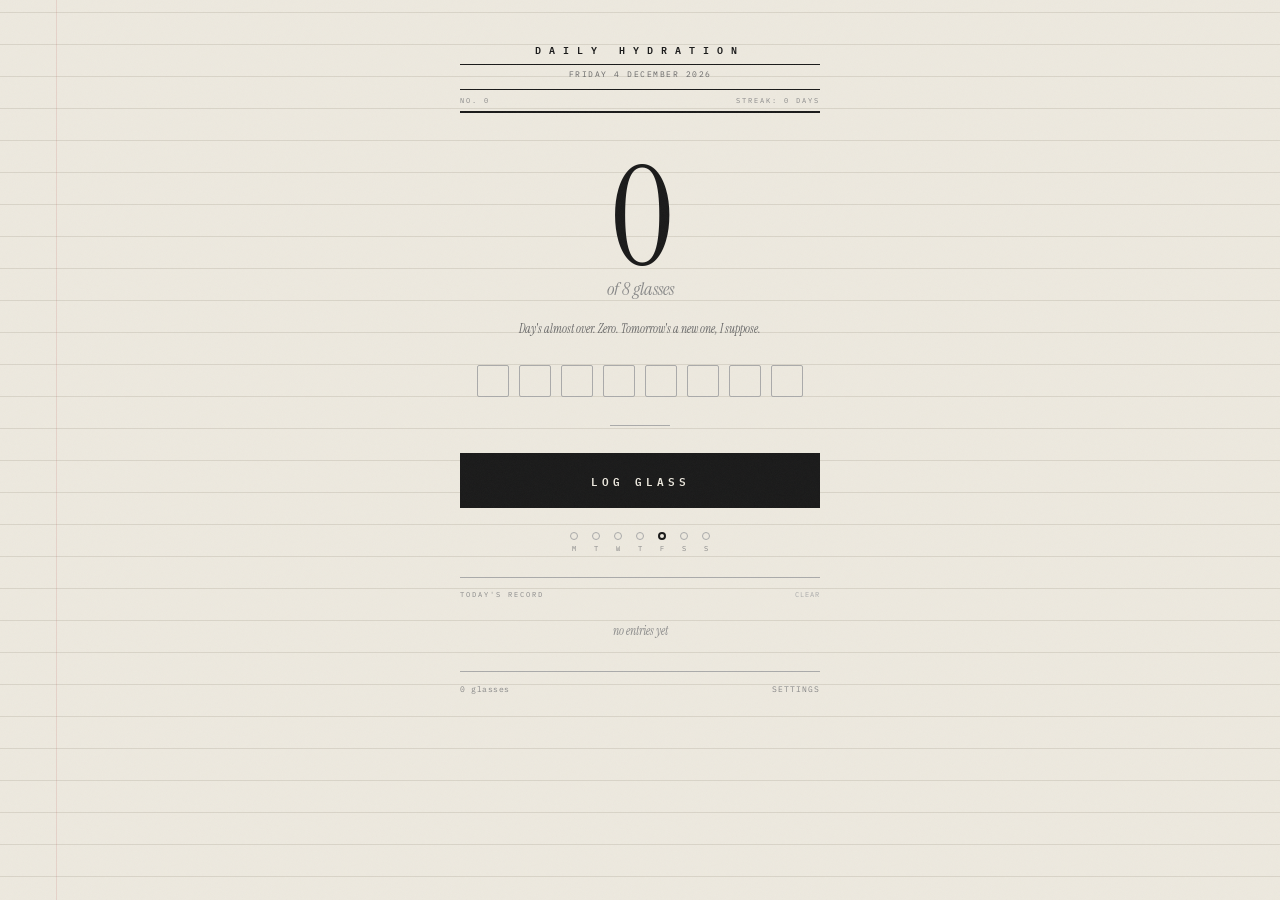
<file: water/index.html>
<!DOCTYPE html>
<html lang="en">
<head>
<meta charset="UTF-8">
<meta name="viewport" content="width=device-width, initial-scale=1.0, user-scalable=no">
<meta name="apple-mobile-web-app-capable" content="yes">
<meta name="apple-mobile-web-app-status-bar-style" content="black-translucent">
<title>Sip</title>
<link href="https://fonts.googleapis.com/css2?family=IBM+Plex+Mono:wght@400;500;600&family=Instrument+Serif:ital@0;1&display=swap" rel="stylesheet">
<style>
:root{
  --bg:#EDE9DF;
  --line:#D9D4C8;
  --margin:#B43C3C22;
  --ink:#1a1a1a;
  --ink2:#666;
  --ink3:#888;
  --ink4:#aaa;
  --ink5:#c5c0b5;
  --check-on:#1a1a1a;
  --check-x:#EDE9DF;
  --btn-bg:#1a1a1a;
  --btn-fg:#EDE9DF;
  --btn-border:#1a1a1a;
  --sheet-bg:#E8E4DA;
  --sheet-border:#1a1a1a;
  --toast-bg:#1a1a1a;
  --toast-fg:#EDE9DF;
  --grain-opacity:0.035;
}

@media(prefers-color-scheme:dark){
  :root{
    --bg:#111;
    --line:#2A2825;
    --margin:#7A353535;
    --ink:#EDE9DF;
    --ink2:#A09A8C;
    --ink3:#706B60;
    --ink4:#4A4640;
    --ink5:#353230;
    --check-on:#EDE9DF;
    --check-x:#111;
    --btn-bg:#EDE9DF;
    --btn-fg:#111;
    --btn-border:#EDE9DF;
    --sheet-bg:#1A1816;
    --sheet-border:#EDE9DF;
    --toast-bg:#EDE9DF;
    --toast-fg:#111;
    --grain-opacity:0.04;
  }
}

*{margin:0;padding:0;box-sizing:border-box}

body{
  font-family:'IBM Plex Mono',monospace;
  background:var(--bg);color:var(--ink);
  min-height:100dvh;
  -webkit-tap-highlight-color:transparent;
  -webkit-font-smoothing:antialiased;
  background-image:repeating-linear-gradient(0deg,transparent,transparent 31px,var(--line) 31px,var(--line) 32px);
  background-position:0 8px;
}

body::after{
  content:'';position:fixed;inset:0;pointer-events:none;z-index:999;
  opacity:var(--grain-opacity);
  background-image:url("data:image/svg+xml,%3Csvg viewBox='0 0 256 256' xmlns='http://www.w3.org/2000/svg'%3E%3Cfilter id='n'%3E%3CfeTurbulence type='fractalNoise' baseFrequency='0.9' numOctaves='4' stitchTiles='stitch'/%3E%3C/filter%3E%3Crect width='100%25' height='100%25' filter='url(%23n)'/%3E%3C/svg%3E");
  background-size:180px;
}

body::before{
  content:'';position:fixed;top:0;bottom:0;
  left:min(56px,14%);width:1px;
  background:var(--margin);z-index:0;pointer-events:none;
}

.app{max-width:400px;margin:0 auto;padding:0 20px env(safe-area-inset-bottom);position:relative;z-index:1;}

.mast{text-align:center;padding:40px 0 0;border-bottom:2px solid var(--ink);margin-bottom:4px;}
.mast-title{font-size:10px;font-weight:600;letter-spacing:8px;text-transform:uppercase;}
.mast-rule{width:100%;height:0.5px;background:var(--ink);margin:6px 0 4px;}
.mast-date{font-size:8px;color:var(--ink2);letter-spacing:1.5px;text-transform:uppercase;padding-bottom:10px;}
.mast-sub{border-top:0.5px solid var(--ink);font-size:7px;color:var(--ink3);letter-spacing:2px;text-transform:uppercase;padding:6px 0;display:flex;justify-content:space-between;}

.hero{display:flex;flex-direction:column;align-items:center;padding:44px 0 8px;}
.hero-num{font-family:'Instrument Serif',Georgia,serif;font-size:140px;font-weight:400;line-height:0.8;letter-spacing:-4px;min-width:120px;text-align:center;}
.hero-of{font-family:'Instrument Serif',Georgia,serif;font-style:italic;font-size:18px;color:var(--ink3);margin-top:4px;height:24px;}

/* Commentary */
.commentary{
  font-family:'Instrument Serif',Georgia,serif;
  font-style:italic;
  font-size:12px;
  color:var(--ink2);
  text-align:center;
  padding:12px 20px 4px;
  min-height:36px;
  line-height:1.4;
}

.checks{display:flex;gap:10px;justify-content:center;padding:20px 0 28px;flex-wrap:wrap;min-height:76px;}
.check{width:32px;height:32px;border:1.5px solid var(--ink4);border-radius:2px;cursor:pointer;transition:background 0.12s,border-color 0.12s;position:relative;}
.check:active{opacity:0.6;}
.check.on{border-color:var(--check-on);background:var(--check-on);}
.check.on::before,.check.on::after{content:'';position:absolute;background:var(--check-x);border-radius:0.5px;}
.check.on::before{width:18px;height:1.5px;top:50%;left:50%;transform:translate(-50%,-50%) rotate(45deg);}
.check.on::after{width:18px;height:1.5px;top:50%;left:50%;transform:translate(-50%,-50%) rotate(-45deg);}

.rule{width:60px;height:0.5px;background:var(--ink4);margin:0 auto;}

.log-wrap{padding:28px 0 16px;}
.log-btn{width:100%;padding:16px;background:var(--btn-bg);border:2px solid var(--btn-border);color:var(--btn-fg);font-family:'IBM Plex Mono',monospace;font-size:11px;font-weight:600;letter-spacing:4px;text-transform:uppercase;cursor:pointer;transition:opacity 0.1s;}
.log-btn:active{opacity:0.7;}

.week{display:flex;justify-content:center;gap:14px;padding:8px 0 24px;min-height:40px;}
.wday{text-align:center;}
.wdot{width:8px;height:8px;border-radius:50%;border:1px solid var(--ink4);margin:0 auto 4px;transition:background 0.2s,border-color 0.2s;}
.wdot.hit{background:var(--ink);border-color:var(--ink);}
.wdot.today{border-color:var(--ink);border-width:2px;}
.wlabel{font-size:7px;color:var(--ink3);letter-spacing:0.5px;}

.ent-sec{border-top:0.5px solid var(--ink4);padding-top:12px;margin-bottom:16px;}
.ent-hdr{display:flex;justify-content:space-between;align-items:center;margin-bottom:8px;}
.ent-title{font-size:7px;color:var(--ink3);letter-spacing:2px;text-transform:uppercase;}
.ent-clr{background:none;border:none;font-family:inherit;font-size:7px;color:var(--ink4);cursor:pointer;letter-spacing:1px;text-transform:uppercase;}
.ent-clr:active{color:var(--ink);}
.entry{display:flex;justify-content:space-between;align-items:center;padding:8px 0;border-bottom:0.5px solid var(--ink5);font-size:10px;}
.entry-time{color:var(--ink2);}
.entry-del{background:none;border:none;font-family:inherit;font-size:9px;color:var(--ink4);cursor:pointer;padding:4px 6px;}
.entry-del:active{color:#c44;}
.empty-ent{font-style:italic;font-family:'Instrument Serif',Georgia,serif;font-size:12px;color:var(--ink3);padding:16px 0;text-align:center;}

.foot{border-top:0.5px solid var(--ink4);padding:12px 0 32px;display:flex;justify-content:space-between;font-size:8px;color:var(--ink3);letter-spacing:0.5px;}
.foot button{background:none;border:none;font-family:inherit;font-size:8px;color:var(--ink3);cursor:pointer;text-transform:uppercase;letter-spacing:1px;}
.foot button:active{color:var(--ink);}

.ov{position:fixed;inset:0;background:rgba(0,0,0,0.3);z-index:100;opacity:0;pointer-events:none;transition:opacity 0.25s;}
@media(prefers-color-scheme:dark){.ov{background:rgba(0,0,0,0.5);}}
.ov.open{opacity:1;pointer-events:auto;}

.sh{position:fixed;bottom:0;left:0;right:0;max-width:400px;margin:0 auto;background:var(--sheet-bg);border-top:2px solid var(--sheet-border);padding:20px 20px calc(24px + env(safe-area-inset-bottom));z-index:101;transform:translateY(100%);transition:transform 0.35s cubic-bezier(0.32,0.72,0,1);max-height:80vh;overflow-y:auto;}
.sh.open{transform:translateY(0);}
.sh-title{font-size:9px;font-weight:600;letter-spacing:4px;text-transform:uppercase;border-bottom:1px solid var(--ink);padding-bottom:8px;margin-bottom:16px;}

.fld{margin-bottom:14px;}
.fld label{display:block;font-size:8px;color:var(--ink2);letter-spacing:1.5px;text-transform:uppercase;margin-bottom:4px;}
.fld input{width:100%;padding:10px;background:transparent;border:1px solid var(--ink4);color:var(--ink);font-family:inherit;font-size:13px;outline:none;}
.fld input:focus{border-color:var(--ink);}
.fld-row{display:flex;gap:10px;}
.fld-row .fld{flex:1;}

.sc-info{font-size:9px;color:var(--ink2);line-height:1.5;margin:12px 0;padding:10px;border:0.5px solid var(--ink4);}
.sc-info strong{color:var(--ink2);}
.sc-url{display:block;margin-top:6px;font-size:8px;color:var(--ink);word-break:break-all;}

.sh-save{width:100%;padding:14px;background:var(--btn-bg);color:var(--btn-fg);border:none;font-family:inherit;font-size:9px;font-weight:600;letter-spacing:2px;text-transform:uppercase;cursor:pointer;margin-top:8px;}
.sh-save:active{opacity:0.8;}
.sh-foot{display:flex;gap:12px;margin-top:14px;justify-content:center;}
.sh-lnk{background:none;border:none;font-family:inherit;font-size:8px;color:var(--ink2);cursor:pointer;letter-spacing:1px;text-transform:uppercase;padding:6px;}
.sh-lnk:active{color:var(--ink);}
.sh-lnk.danger:active{color:#c44;}

.toast{position:fixed;top:48px;left:50%;transform:translateX(-50%) translateY(-12px);background:var(--toast-bg);color:var(--toast-fg);font-family:inherit;font-size:10px;padding:8px 20px;letter-spacing:1px;opacity:0;transition:all 0.3s cubic-bezier(0.32,0.72,0,1);z-index:200;pointer-events:none;}
.toast.show{opacity:1;transform:translateX(-50%) translateY(0);}
#importInput{display:none}
</style>
</head>
<body>

<div class="app">
  <div class="mast">
    <div class="mast-title">Daily Hydration</div>
    <div class="mast-rule"></div>
    <div class="mast-date" id="mDate"></div>
    <div class="mast-sub"><span id="mEd"></span><span id="mStr"></span></div>
  </div>

  <div class="hero">
    <div class="hero-num" id="hNum">0</div>
    <div class="hero-of" id="hOf"></div>
  </div>

  <div class="commentary" id="comment"></div>

  <div class="checks" id="checks"></div>
  <div class="rule"></div>
  <div class="log-wrap"><button class="log-btn" id="logBtn">Log Glass</button></div>
  <div class="week" id="week"></div>

  <div class="ent-sec">
    <div class="ent-hdr">
      <span class="ent-title">Today's Record</span>
      <button class="ent-clr" id="entClr">Clear</button>
    </div>
    <div id="entList"></div>
  </div>

  <div class="foot">
    <span id="footInfo"></span>
    <button id="btnCfg">Settings</button>
  </div>
</div>

<div class="toast" id="toast"></div>

<div class="ov" id="ov"></div>
<div class="sh" id="sh">
  <div class="sh-title">Configuration</div>
  <div class="fld-row">
    <div class="fld"><label>Daily goal (glasses)</label><input type="number" id="sGoal" min="1" max="20" step="1"></div>
    <div class="fld"><label>ML per glass</label><input type="number" id="sGlass" min="50" max="1000" step="50"></div>
  </div>
  <div class="sc-info">
    <strong>iOS Back Tap</strong><br>
    Create a Shortcut with "Open URLs" action pointing to:
    <span class="sc-url" id="urlH"></span>
  </div>
  <button class="sh-save" id="btnSave">Done</button>
  <div class="sh-foot">
    <button class="sh-lnk" id="btnExp">Export</button>
    <button class="sh-lnk" id="btnImp">Import</button>
    <button class="sh-lnk danger" id="btnRst">Reset</button>
  </div>
</div>

<input type="file" id="importInput" accept=".gz,.json">

<script>
const PFX='sip-';
const dk=d=>(d||new Date()).toISOString().split('T')[0];

let S={goal:8,glass:250};
let log=[];

function loadS(){try{S={...S,...JSON.parse(localStorage.getItem(PFX+'s')||'{}')};}catch{}}
function saveS(){localStorage.setItem(PFX+'s',JSON.stringify(S));}
function loadL(d){try{return JSON.parse(localStorage.getItem(PFX+'l-'+(d||dk())))||[];}catch{return[];}}
function saveL(){localStorage.setItem(PFX+'l-'+dk(),JSON.stringify(log));}

function allD(){
  const r={};
  for(let i=0;i<localStorage.length;i++){const k=localStorage.key(i);if(k.startsWith(PFX+'l-'))try{r[k.replace(PFX+'l-','')]=JSON.parse(localStorage.getItem(k));}catch{}}
  if(log.length>0)r[dk()]=log;
  return r;
}

function dayCount(d){if(d===dk())return log.length;return loadL(d).length;}

function streak(){
  let s=0;const c=new Date();
  for(let i=0;i<365;i++){const cnt=dayCount(dk(c));if(cnt>=S.goal){s++;c.setDate(c.getDate()-1);}else if(i===0&&cnt>0){c.setDate(c.getDate()-1);}else break;}
  return s;
}

// ===== Commentary — honest, time-aware =====
function getComment(){
  const count=log.length;
  const goal=S.goal;
  const hr=new Date().getHours();
  const remaining=goal-count;
  const pct=count/goal;
  const lastTs=log.length?log[log.length-1].ts:null;
  const minsSinceLast=lastTs?Math.floor((Date.now()-lastTs)/60000):null;

  // Goal reached
  if(count>=goal){
    const over=count-goal;
    if(over===0) return "Goal hit. Well done. That's all you needed.";
    if(over===1) return "One over the goal. Extra credit.";
    if(over<=3) return "Overachiever. Your kidneys are working overtime.";
    return "You can stop now. Seriously.";
  }

  // Zero glasses
  if(count===0){
    if(hr<8) return "Early. No rush.";
    if(hr<10) return "Morning. Good time to start.";
    if(hr<12) return "Almost midday and nothing logged. Just saying.";
    if(hr<15) return "It's past noon. Not a single glass. Come on.";
    if(hr<18) return "The afternoon is slipping away. Zero glasses.";
    if(hr<21) return "Evening. Still at zero. That's not great.";
    return "Day's almost over. Zero. Tomorrow's a new one, I suppose.";
  }

  // Has some glasses but not done
  // Time-based urgency
  if(hr>=22){
    if(remaining<=2) return remaining+" more before bed. You can do this.";
    return remaining+" left and it's late. Unlikely, but try.";
  }

  if(hr>=20){
    if(remaining<=2) return "Wind-down time. "+remaining+" to go. Very doable.";
    if(remaining<=4) return "Evening. "+remaining+" left. Going to need some effort.";
    return remaining+" still to go. Being honest — you're behind.";
  }

  if(hr>=17){
    if(pct>=0.75) return "Nearly there. "+remaining+" more this evening.";
    if(pct>=0.5) return "Halfway through the day, halfway to the goal. Keep it moving.";
    return "Only "+count+" by the evening. Pick up the pace.";
  }

  if(hr>=14){
    if(pct>=0.6) return "Solid afternoon pace. "+remaining+" left.";
    if(pct>=0.4) return "Decent start. "+remaining+" to go with plenty of day left.";
    return count+" by mid-afternoon. You'll need to be more consistent.";
  }

  if(hr>=11){
    if(pct>=0.5) return "Ahead of schedule for the morning. Nice.";
    if(pct>=0.25) return "Reasonable morning start. "+remaining+" more to go.";
    return "Only "+count+" so far. The morning's half gone.";
  }

  // Early morning with some progress
  if(count===1) return "First one down. Good start to the day.";
  if(count===2) return "Two in already. Strong morning.";
  return count+" before midday. You're on track.";
}

function getLogReaction(){
  const count=log.length;
  const goal=S.goal;
  const remaining=goal-count;

  if(count===1) return "First of the day. Here we go.";
  if(count===goal) return "That's the goal. Done.";
  if(count>goal) return "Bonus glass. Show-off.";
  if(remaining===1) return "One more and you're done.";
  if(count===2) return "Two down. Steady.";
  if(count===3) return "Three. Building momentum.";
  if(count===Math.ceil(goal/2)) return "Halfway there.";

  const lastTwo=log.slice(-2);
  if(lastTwo.length===2){
    const gap=(lastTwo[1].ts-lastTwo[0].ts)/60000;
    if(gap<2) return "Back to back. Thirsty?";
    if(gap<5) return "Quick succession. Good.";
  }

  const pool=[
    "Noted.",
    "Logged.",
    "Good.",
    "Keep going.",
    remaining+" to go.",
    "Ticking along.",
  ];
  return pool[count%pool.length];
}

// ===== Render =====
function render(){
  const count=log.length;
  const done=count>=S.goal;

  const d=new Date();
  document.getElementById('mDate').textContent=
    d.toLocaleDateString('en-GB',{weekday:'long',day:'numeric',month:'long',year:'numeric'}).toUpperCase();

  const allKeys=Object.keys(allD());
  document.getElementById('mEd').textContent='NO. '+allKeys.length;
  const s=streak();
  document.getElementById('mStr').textContent='STREAK: '+s+' DAY'+(s!==1?'S':'');

  document.getElementById('hNum').textContent=count;
  document.getElementById('hOf').textContent=done?'goal reached':'of '+S.goal+' glasses';

  // Commentary
  document.getElementById('comment').textContent=getComment();

  // Checks
  const checksEl=document.getElementById('checks');
  const curChecks=checksEl.children.length;
  const curFilled=checksEl.querySelectorAll('.on').length;
  if(curChecks!==S.goal||curFilled!==Math.min(count,S.goal)){
    let ch='';
    for(let i=0;i<S.goal;i++)ch+=`<div class="check ${i<count?'on':''}" data-ci="${i}"></div>`;
    checksEl.innerHTML=ch;
  }

  // Week
  if(!document.getElementById('week').dataset.built){
    const today=new Date();const dow=today.getDay();
    const mon=new Date(today);mon.setDate(today.getDate()-(dow===0?6:dow-1));
    const names=['M','T','W','T','F','S','S'];
    let w='';
    for(let i=0;i<7;i++){const dd=new Date(mon);dd.setDate(mon.getDate()+i);const key=dk(dd);
      w+=`<div class="wday"><div class="wdot ${key===dk()?'today':''}" data-wk="${key}"></div><div class="wlabel">${names[i]}</div></div>`;}
    document.getElementById('week').innerHTML=w;
    document.getElementById('week').dataset.built='1';
  }
  document.querySelectorAll('[data-wk]').forEach(dot=>{dot.classList.toggle('hit',dayCount(dot.dataset.wk)>=S.goal);});

  // Entries
  const el=document.getElementById('entList');
  if(!log.length){el.innerHTML='<div class="empty-ent">no entries yet</div>';}
  else{el.innerHTML=[...log].reverse().map((e,ri)=>{const i=log.length-1-ri;return`<div class="entry"><span class="entry-time">${e.time}</span><button class="entry-del" data-i="${i}">x</button></div>`;}).join('');}

  document.getElementById('footInfo').textContent=count+' glass'+(count!==1?'es':'');
}

let reactionTimeout;
function addGlass(src){
  const now=new Date();
  log.push({time:now.toLocaleTimeString('en-GB',{hour:'2-digit',minute:'2-digit'}),src:src||'tap',ts:now.getTime()});
  saveL();

  // Show reaction first, then revert to status comment
  const reaction=getLogReaction();
  document.getElementById('comment').textContent=reaction;
  clearTimeout(reactionTimeout);
  reactionTimeout=setTimeout(()=>{
    document.getElementById('comment').textContent=getComment();
  },3000);

  render();
  if(navigator.vibrate)navigator.vibrate(25);
}

function toast(m){const e=document.getElementById('toast');e.textContent=m;e.classList.add('show');setTimeout(()=>e.classList.remove('show'),1800);}

function checkUrl(){
  const p=new URLSearchParams(location.search);
  if(p.has('log')){addGlass('auto');toast('+1 GLASS');history.replaceState({},'',location.origin+location.pathname);}
}

async function exportData(){
  saveL();
  const data={settings:S,logs:allD()};const days=Object.keys(data.logs).length;
  if(!days){toast('EMPTY');return;}
  const json=JSON.stringify(data,null,2),blob=new Blob([json],{type:'application/json'});
  if('CompressionStream' in window){try{const c=await new Response(blob.stream().pipeThrough(new CompressionStream('gzip'))).blob();dl(c,`sip-${dk()}.json.gz`);toast('EXPORTED '+days+' DAYS');return;}catch{}}
  dl(blob,`sip-${dk()}.json`);toast('EXPORTED '+days+' DAYS');
}

function dl(b,n){const u=URL.createObjectURL(b),a=document.createElement('a');a.href=u;a.download=n;document.body.appendChild(a);a.click();document.body.removeChild(a);URL.revokeObjectURL(u);}

async function importData(f){
  try{
    let text;
    if(f.name.endsWith('.gz')){if(!('DecompressionStream' in window)){toast('CANNOT DECOMPRESS');return;}text=await new Response(f.stream().pipeThrough(new DecompressionStream('gzip'))).text();}
    else{text=await f.text();}
    const data=JSON.parse(text);let imported=0;
    if(data.settings&&typeof data.settings==='object'){S={...S,...data.settings};saveS();}
    const logs=data.logs||data;
    for(const[date,value] of Object.entries(logs)){
      if(date==='settings'||!/^\d{4}-\d{2}-\d{2}$/.test(date))continue;
      let entries;
      if(typeof value==='number'){entries=[];for(let i=0;i<value;i++)entries.push({time:String(8+i).padStart(2,'0')+':00',src:'import',ts:new Date(date+'T08:00:00').getTime()+i});}
      else if(Array.isArray(value)){entries=value.filter(e=>typeof e.ts==='number');}
      else continue;
      if(!entries.length)continue;
      const ex=loadL(date),ts=new Set(ex.map(e=>e.ts)),nw=entries.filter(e=>!ts.has(e.ts));
      if(nw.length){localStorage.setItem(PFX+'l-'+date,JSON.stringify([...ex,...nw]));imported+=nw.length;}
    }
    log=loadL();document.getElementById('week').dataset.built='';render();
    toast(imported+' IMPORTED');
  }catch(e){console.error(e);toast('FAILED');}
}

function openSh(){
  document.getElementById('sGoal').value=S.goal;document.getElementById('sGlass').value=S.glass;
  document.getElementById('urlH').textContent=location.origin+location.pathname+'?log=1';
  document.getElementById('ov').classList.add('open');document.getElementById('sh').classList.add('open');
}

function closeSh(){document.getElementById('ov').classList.remove('open');document.getElementById('sh').classList.remove('open');}

document.getElementById('logBtn').addEventListener('click',()=>addGlass('tap'));
document.getElementById('checks').addEventListener('click',e=>{const c=e.target.closest('.check');if(c&&!c.classList.contains('on'))addGlass('tap');});
document.getElementById('entList').addEventListener('click',e=>{const b=e.target.closest('[data-i]');if(b){log.splice(parseInt(b.dataset.i),1);saveL();render();}});
document.getElementById('entClr').addEventListener('click',()=>{if(log.length&&confirm('Clear today?')){log=[];saveL();render();}});
document.getElementById('btnCfg').addEventListener('click',openSh);
document.getElementById('ov').addEventListener('click',closeSh);
document.getElementById('btnSave').addEventListener('click',()=>{S.goal=parseInt(document.getElementById('sGoal').value)||8;S.glass=parseInt(document.getElementById('sGlass').value)||250;saveS();closeSh();document.getElementById('week').dataset.built='';render();});
document.getElementById('btnExp').addEventListener('click',()=>{closeSh();exportData();});
document.getElementById('btnImp').addEventListener('click',()=>document.getElementById('importInput').click());
document.getElementById('importInput').addEventListener('change',e=>{if(e.target.files[0]){closeSh();importData(e.target.files[0]);}e.target.value='';});
document.getElementById('btnRst').addEventListener('click',()=>{if(confirm('Delete all data?')){const k=[];for(let i=0;i<localStorage.length;i++){const x=localStorage.key(i);if(x.startsWith(PFX))k.push(x);}k.forEach(x=>localStorage.removeItem(x));log=[];S={goal:8,glass:250};saveS();closeSh();document.getElementById('week').dataset.built='';render();toast('RESET');}});

loadS();log=loadL();render();checkUrl();
</script>
</body>
</html>
</file>
<file: fv/style.css>
/* ── XP SYSTEM FONT ── */
* { box-sizing: border-box; margin: 0; padding: 0; }

body {
  font-family: Tahoma, 'MS Sans Serif', Arial, sans-serif;
  font-size: 11px;
  background: #3a6ea5 url("data:image/svg+xml,%3Csvg xmlns='http://www.w3.org/2000/svg' width='400' height='300'%3E%3CradialGradient id='g' cx='50%25' cy='40%25'%3E%3Cstop offset='0%25' stop-color='%234a8fd6'/%3E%3Cstop offset='100%25' stop-color='%23245ea5'/%3E%3C/radialGradient%3E%3Crect width='400' height='300' fill='url(%23g)'/%3E%3C/svg%3E");
  background-size: cover;
  background-attachment: fixed;
  min-height: 100vh;
  padding: 8px;
  padding-bottom: 52px;
}

/* ── XP WINDOW ── */
.xp-window {
  background: #ece9d8;
  border: 1px solid #0054e3;
  border-radius: 8px 8px 0 0;
  box-shadow: 2px 2px 8px rgba(0,0,0,0.4), inset 0 0 0 1px #fff;
  max-width: 860px;
  margin: 0 auto;
  border-radius: 8px;
  overflow: hidden;
}

/* ── TITLE BAR ── */
.title-bar {
  background: linear-gradient(180deg, #0a5fd0 0%, #1162da 8%, #1d6ee6 40%, #1562d6 88%, #0d50c0 100%);
  padding: 5px 8px;
  display: flex;
  align-items: center;
  gap: 6px;
  min-height: 30px;
  border-radius: 7px 7px 0 0;
}
.title-bar-icon {
  width: 16px; height: 16px;
  background: linear-gradient(135deg, #ffcc00, #ff6600);
  border-radius: 2px;
  flex-shrink: 0;
  display: flex; align-items: center; justify-content: center;
  font-size: 10px;
}
.title-bar-text {
  color: white;
  font-weight: bold;
  font-size: 12px;
  text-shadow: 1px 1px 2px rgba(0,0,0,0.5);
  flex: 1;
  white-space: nowrap;
  overflow: hidden;
  text-overflow: ellipsis;
}
.title-bar-btns {
  display: flex;
  gap: 2px;
  flex-shrink: 0;
}
.tb-btn {
  width: 21px; height: 21px;
  border-radius: 3px;
  border: 1px solid rgba(255,255,255,0.4);
  font-size: 11px;
  font-weight: bold;
  cursor: pointer;
  display: flex; align-items: center; justify-content: center;
  color: white;
  text-shadow: 0 1px 1px rgba(0,0,0,0.6);
  font-family: 'Marlett', 'Webdings', sans-serif;
}
.tb-btn.minimize { background: linear-gradient(180deg,#5e9ae8,#3d7fd4); }
.tb-btn.maximize { background: linear-gradient(180deg,#5e9ae8,#3d7fd4); }
.tb-btn.close    { background: linear-gradient(180deg,#e05050,#c02020); }
.tb-btn:hover { opacity: 0.85; }

/* ── MENU BAR ── */
.menu-bar {
  background: linear-gradient(180deg, #fff 0%, #ece9d8 100%);
  border-bottom: 1px solid #aca899;
  padding: 2px 4px;
  display: flex;
  gap: 0;
  flex-wrap: wrap;
}
.menu-item {
  padding: 2px 8px;
  cursor: pointer;
  font-size: 11px;
  border-radius: 2px;
  color: #000;
}
.menu-item:hover { background: #316ac5; color: #fff; }

/* ── TOOLBAR ── */
.toolbar {
  background: linear-gradient(180deg, #f5f3ec 0%, #e8e4d8 100%);
  border-bottom: 1px solid #aca899;
  padding: 3px 6px;
  display: flex;
  align-items: center;
  gap: 4px;
  flex-wrap: wrap;
}
.tb-sep { width: 1px; height: 22px; background: #aca899; margin: 0 2px; flex-shrink:0; }
.xp-btn {
  background: linear-gradient(180deg, #f8f6f0 0%, #e8e4d8 50%, #dedad0 100%);
  border: 1px solid #7f9db9;
  border-radius: 3px;
  padding: 3px 10px;
  font-family: Tahoma, sans-serif;
  font-size: 11px;
  cursor: pointer;
  color: #000;
  white-space: nowrap;
  box-shadow: inset 0 1px 0 rgba(255,255,255,0.8);
  display: flex; align-items: center; gap: 4px;
}
.xp-btn:hover {
  background: linear-gradient(180deg, #e8f0fb 0%, #c8d8f0 50%, #b8ccec 100%);
  border-color: #316ac5;
}
.xp-btn:active {
  background: linear-gradient(180deg, #c8d8f0 0%, #b8ccec 100%);
  box-shadow: inset 1px 1px 2px rgba(0,0,0,0.15);
}
.xp-btn.active-btn {
  background: linear-gradient(180deg, #c0d4f0 0%, #a8c0e8 100%);
  border-color: #316ac5;
  box-shadow: inset 1px 1px 2px rgba(0,0,0,0.15);
}

/* Filter pills as XP-style grouped radio buttons */
.filter-group {
  display: flex;
  flex-wrap: wrap;
  gap: 2px;
  align-items: center;
}
.filter-label-xp {
  font-size: 11px;
  color: #000;
  margin-right: 4px;
  font-weight: bold;
}

/* ── WINDOW BODY ── */
.window-body {
  padding: 8px;
  display: flex;
  flex-direction: column;
  gap: 8px;
}

/* ── STATUS / STATS PANEL ── */
.stats-panel {
  background: #fff;
  border: 2px solid;
  border-color: #888 #fff #fff #888;
  box-shadow: inset 1px 1px 0 #555, inset -1px -1px 0 #ddd;
  padding: 6px 8px;
  display: flex;
  gap: 0;
  flex-wrap: wrap;
}
.stat-item {
  display: flex;
  flex-direction: column;
  align-items: center;
  padding: 4px 14px;
  border-right: 1px solid #aca899;
  flex: 1;
  min-width: 60px;
}
.stat-item:last-child { border-right: none; }
.stat-val {
  font-size: 20px;
  font-weight: bold;
  line-height: 1;
  color: #000080;
}
.stat-val.green { color: #007000; }
.stat-val.red   { color: #cc0000; }
.stat-val.amber { color: #cc6600; }
.stat-label { font-size: 10px; color: #666; margin-top: 2px; }

/* ── PROGRESS BAR (XP style) ── */
.progress-section {
  display: flex;
  align-items: center;
  gap: 8px;
}
.xp-progress-wrap {
  flex: 1;
  height: 16px;
  background: #fff;
  border: 2px solid;
  border-color: #888 #fff #fff #888;
  box-shadow: inset 1px 1px 0 #555;
  border-radius: 0;
  overflow: hidden;
}
.xp-progress-fill {
  height: 100%;
  background: linear-gradient(180deg, #3cb0fd 0%, #388fd4 40%, #2d7ec4 60%, #3cb0fd 100%);
  background-size: 20px 100%;
  transition: width 0.3s ease;
  position: relative;
}
.xp-progress-fill::after {
  content: '';
  position: absolute;
  inset: 0;
  background: repeating-linear-gradient(90deg, transparent 0px, transparent 14px, rgba(255,255,255,0.3) 14px, rgba(255,255,255,0.3) 18px);
}
.progress-text { font-size: 11px; color: #000; white-space: nowrap; min-width: 50px; text-align: right; }

/* ── MAIN CARD (XP GroupBox) ── */
.xp-groupbox {
  border: 1px solid #aca899;
  background: #fff;
  box-shadow: inset 1px 1px 0 #fff, 1px 1px 0 #fff;
}
.xp-groupbox-title {
  font-size: 11px;
  font-weight: bold;
  color: #000;
  background: #ece9d8;
  padding: 2px 8px;
  border-bottom: 1px solid #aca899;
  display: flex;
  align-items: center;
  gap: 8px;
  flex-wrap: wrap;
}

.card-body {
  padding: 12px;
  min-height: 200px;
  display: flex;
  flex-direction: column;
}

/* Diff badges */
.diff-tag {
  display: inline-block;
  padding: 1px 8px;
  font-size: 10px;
  font-weight: bold;
  border: 1px solid;
  border-radius: 2px;
  text-transform: uppercase;
  letter-spacing: 0.05em;
}
.diff-tag.Beginner   { background: #d4edda; border-color: #28a745; color: #155724; }
.diff-tag.Intermediate { background: #cce5ff; border-color: #004085; color: #004085; }
.diff-tag.Advanced   { background: #fff3cd; border-color: #856404; color: #856404; }
.diff-tag.Jasper     { background: #e2d9f3; border-color: #6f42c1; color: #4a2080; }
.diff-tag.Coverage   { background: #d1ecf1; border-color: #0c5460; color: #0c5460; }
.diff-tag.Mutation   { background: #fde8d8; border-color: #cc5500; color: #993300; }
.diff-tag.Bug        { background: #f8d7da; border-color: #721c24; color: #721c24; }
.diff-tag.SVA_Deep   { background: #e8f4f8; border-color: #0077aa; color: #004466; }
.diff-tag.Debug      { background: #fff0e0; border-color: #cc7700; color: #663300; }
.diff-tag.Interview  { background: #f0e8ff; border-color: #7700cc; color: #440066; }
.diff-tag.Methodology_Adv { background: #e8ffe8; border-color: #007700; color: #003300; }
.diff-tag.CDC        { background: #ffe8f0; border-color: #cc0055; color: #660022; }
.diff-tag.Liveness   { background: #fff8e0; border-color: #aa8800; color: #554400; }
.diff-tag.Bug2       { background: #fde8d8; border-color: #aa2200; color: #661100; }

.cat-tag {
  font-size: 10px;
  color: #666;
  margin-left: auto;
  background: #ece9d8;
  border: 1px solid #aca899;
  padding: 1px 6px;
}
.q-num-tag { font-size: 10px; color: #666; }

.question-text {
  font-size: 13px;
  font-weight: bold;
  color: #000;
  line-height: 1.5;
  margin: 10px 0 8px 0;
  flex: 1;
}

/* XP-style code block */
.code-block {
  background: #1e1e1e;
  border: 2px solid;
  border-color: #888 #fff #fff #888;
  box-shadow: inset 1px 1px 0 #555;
  padding: 8px 10px;
  font-family: 'Lucida Console', 'Courier New', monospace;
  font-size: 11px;
  line-height: 1.6;
  color: #d4d4d4;
  margin: 6px 0;
  white-space: pre;
  overflow-x: auto;
}
.code-block.answer-code { background: #0d1a0d; color: #a8d8a8; }
.bug-label-banner {
  background: #cc0000;
  color: #fff;
  font-weight: bold;
  font-size: 11px;
  padding: 3px 8px;
  margin-bottom: 6px;
  border: 1px solid #800000;
  display: inline-block;
}

/* Answer block */
.answer-block { display: none; }
.answer-block.visible { display: block; }
.answer-label {
  font-size: 10px;
  font-weight: bold;
  color: #000080;
  text-transform: uppercase;
  letter-spacing: 0.1em;
  margin-bottom: 6px;
}
.answer-label.bug-al { color: #cc0000; }
.answer-text {
  font-size: 12px;
  line-height: 1.7;
  color: #111;
}

/* Answer formatted elements */
.ans-section {
  font-size: 10px;
  font-weight: bold;
  color: #fff;
  background: #316ac5;
  letter-spacing: 0.08em;
  padding: 2px 8px;
  margin: 10px 0 5px 0;
  display: inline-block;
  border: 1px solid #1a4a9a;
  box-shadow: 1px 1px 0 #8ab;
}
.ans-para {
  margin: 0 0 7px 0;
  line-height: 1.7;
}
.ans-para:last-child { margin-bottom: 0; }
.ans-numbered {
  display: flex;
  gap: 8px;
  margin: 3px 0 3px 0;
  align-items: flex-start;
}
.ans-num {
  min-width: 20px;
  height: 18px;
  background: linear-gradient(180deg,#4a7cc7,#2a5ca7);
  color: #fff;
  font-size: 10px;
  font-weight: bold;
  display: flex;
  align-items: center;
  justify-content: center;
  border-radius: 2px;
  flex-shrink: 0;
  margin-top: 2px;
  box-shadow: 1px 1px 0 rgba(0,0,0,0.3);
}
.ans-num-text {
  flex: 1;
  line-height: 1.6;
}
.ans-bullet {
  display: flex;
  gap: 8px;
  margin: 2px 0;
  align-items: flex-start;
}
.ans-bullet-dot {
  color: #316ac5;
  font-size: 14px;
  line-height: 1.4;
  flex-shrink: 0;
}
.ans-bullet-text { flex: 1; line-height: 1.6; }
.ans-inline-code {
  font-family: 'Lucida Console', 'Courier New', monospace;
  font-size: 10.5px;
  background: #e8eef8;
  border: 1px solid #b0c4e8;
  border-radius: 2px;
  padding: 0 3px;
  color: #00008b;
}
.ans-code-block {
  background: #1e1e1e;
  border: 2px solid;
  border-color: #888 #fff #fff #888;
  box-shadow: inset 1px 1px 0 #555;
  padding: 8px 10px;
  font-family: 'Lucida Console', 'Courier New', monospace;
  font-size: 10.5px;
  line-height: 1.6;
  color: #d4d4d4;
  margin: 6px 0;
  white-space: pre;
  overflow-x: auto;
  border-radius: 0;
}
.ans-divider {
  border: none;
  border-top: 1px solid #c8c0b8;
  margin: 8px 0;
}
.ans-emphasis {
  font-style: italic;
  color: #444;
}
.answer-block {
  background: #f5f3ef;
  border: 2px solid;
  border-color: #888 #fff #fff #888;
  padding: 10px 12px;
  margin-top: 8px;
}

/* ── ACTION BUTTONS ── */
.action-row {
  display: flex;
  gap: 6px;
  flex-wrap: wrap;
}
.action-xp-btn {
  flex: 1;
  min-width: 80px;
  padding: 5px 8px;
  font-family: Tahoma, sans-serif;
  font-size: 11px;
  cursor: pointer;
  border-radius: 3px;
  font-weight: bold;
  text-align: center;
  box-shadow: inset 0 1px 0 rgba(255,255,255,0.8), 1px 1px 2px rgba(0,0,0,0.2);
  border: 1px solid;
}
.action-xp-btn.reveal-btn {
  background: linear-gradient(180deg,#f8f6f0,#e8e4d8 50%,#dedad0);
  border-color: #7f9db9;
  color: #000;
}
.action-xp-btn.reveal-btn:hover { background: linear-gradient(180deg,#e8f0fb,#c8d8f0 50%,#b8ccec); border-color:#316ac5; }
.action-xp-btn.got-it-btn {
  background: linear-gradient(180deg,#e0f0e0,#b8deb8 50%,#a0cca0);
  border-color: #5a9a5a;
  color: #003300;
}
.action-xp-btn.got-it-btn:hover { opacity:.9; }
.action-xp-btn.missed-btn {
  background: linear-gradient(180deg,#f8e0e0,#e8b8b8 50%,#d8a0a0);
  border-color: #9a3a3a;
  color: #330000;
}
.action-xp-btn.missed-btn:hover { opacity:.9; }
.action-xp-btn.skip-btn {
  background: linear-gradient(180deg,#f8f0e0,#e8d8b0 50%,#d8c890);
  border-color: #9a8030;
  color: #333300;
}
.action-xp-btn.skip-btn:hover { opacity:.9; }
.action-xp-btn:active { box-shadow: inset 1px 1px 2px rgba(0,0,0,0.25); }

.key-hint {
  background: #ece9d8;
  border: 1px solid #888;
  border-bottom: 2px solid #555;
  padding: 0px 4px;
  font-size: 9px;
  border-radius: 2px;
  color: #333;
  font-family: Tahoma, sans-serif;
}

/* Card flash states */
.card-body.flash-ok  { background: #e8f8e8 !important; }
.card-body.flash-bad { background: #f8e8e8 !important; }

/* ── DONE SCREEN ── */
.done-screen { display: none; }
.done-screen.visible { display: block; }
.done-dialog {
  background: #ece9d8;
  border: 1px solid #aca899;
  box-shadow: 2px 2px 8px rgba(0,0,0,0.3);
  max-width: 500px;
  margin: 20px auto;
  border-radius: 4px;
  overflow: hidden;
}
.done-title {
  background: linear-gradient(180deg,#0a5fd0,#1262d6 40%,#1562d6 88%,#0d50c0);
  color: #fff;
  font-weight: bold;
  font-size: 12px;
  padding: 5px 8px;
  text-shadow: 1px 1px 2px rgba(0,0,0,0.5);
}
.done-body { padding: 20px; text-align: center; }
.done-icon { font-size: 48px; margin-bottom: 10px; }
.done-score { font-size: 36px; font-weight: bold; color: #000080; margin: 8px 0; }
.done-sub { font-size: 11px; color: #555; margin-bottom: 16px; }
.done-btns { display: flex; gap: 8px; justify-content: center; flex-wrap: wrap; }

.missed-list { margin-top: 16px; text-align: left; }
.missed-list h4 { font-size: 11px; font-weight: bold; color: #cc0000; margin-bottom: 6px; border-bottom: 1px solid #aca899; padding-bottom: 4px; }
.missed-item {
  background: #fff;
  border: 1px solid #aca899;
  border-left: 3px solid #cc0000;
  padding: 5px 8px;
  margin-bottom: 4px;
  cursor: pointer;
  font-size: 11px;
}
.missed-item:hover { background: #e8f0fb; border-left-color: #316ac5; }
.missed-item .mi-q { font-weight: bold; color: #000; margin-bottom: 2px; }
.missed-item .mi-a { color: #555; font-size: 10px; }

/* ── XP TASKBAR ── */
.taskbar {
  position: fixed;
  bottom: 0; left: 0; right: 0;
  height: 40px;
  background: linear-gradient(180deg, #245fa5 0%, #1a4f95 8%, #3373bb 15%, #2a65ad 88%, #1a4f95 100%);
  display: flex;
  align-items: center;
  padding: 0 4px;
  gap: 4px;
  z-index: 100;
  box-shadow: 0 -2px 4px rgba(0,0,0,0.3);
}
.start-btn {
  height: 32px;
  background: linear-gradient(180deg, #5cb85c 0%, #3d9a3d 50%, #2d7a2d 100%);
  border: 1px solid #1a5c1a;
  border-radius: 12px;
  padding: 0 14px 0 10px;
  color: #fff;
  font-weight: bold;
  font-size: 13px;
  font-family: 'Franklin Gothic Medium', Tahoma, sans-serif;
  cursor: pointer;
  display: flex; align-items: center; gap: 5px;
  box-shadow: inset 0 1px 0 rgba(255,255,255,0.3), 1px 1px 3px rgba(0,0,0,0.4);
  flex-shrink: 0;
  text-shadow: 1px 1px 2px rgba(0,0,0,0.5);
  font-style: italic;
}
.start-btn:hover { filter: brightness(1.1); }
.taskbar-sep { width: 1px; height: 28px; background: rgba(255,255,255,0.2); flex-shrink:0; }
.taskbar-app {
  height: 28px;
  background: linear-gradient(180deg,#4080c0,#2060a0);
  border: 1px solid rgba(255,255,255,0.3);
  border-radius: 3px;
  padding: 0 10px;
  color: #fff;
  font-size: 11px;
  font-weight: bold;
  display: flex; align-items: center; gap: 4px;
  box-shadow: inset 1px 1px 0 rgba(255,255,255,0.2);
  overflow: hidden;
  text-overflow: ellipsis;
  white-space: nowrap;
  max-width: 200px;
}
.taskbar-clock {
  margin-left: auto;
  color: #fff;
  font-size: 11px;
  padding: 0 8px;
  text-align: center;
  flex-shrink: 0;
}

/* ── MOBILE RESPONSIVE ── */
@media (max-width: 600px) {
  body { padding: 4px; padding-bottom: 50px; }
  .title-bar-text { font-size: 11px; }
  .filter-group { gap: 3px; }
  .xp-btn { padding: 3px 7px; font-size: 10px; }
  .stat-item { padding: 4px 8px; min-width: 48px; }
  .stat-val { font-size: 16px; }
  .question-text { font-size: 12px; }
  .code-block { font-size: 10px; }
  .action-xp-btn { padding: 6px 4px; font-size: 10px; min-width: 60px; }
  .card-body { padding: 8px; min-height: 160px; }
  .toolbar { padding: 3px 4px; gap: 3px; }
  .taskbar-app { max-width: 120px; }
  .start-btn { padding: 0 10px 0 8px; font-size: 12px; }
}
@media (max-width: 380px) {
  .stat-label { font-size: 9px; }
  .stat-val { font-size: 14px; }
  .xp-btn { padding: 3px 5px; font-size: 10px; }
  .menu-item { padding: 2px 5px; }
}

/* ════════════════════════════════════════════════════
   TAB BAR
════════════════════════════════════════════════════ */
.tab-bar {
  display: flex;
  background: #d4d0c8;
  border-bottom: 2px solid #808080;
  padding: 4px 8px 0;
  gap: 2px;
  flex-shrink: 0;
}
.tab-btn {
  padding: 5px 16px 4px;
  border: 1px solid #808080;
  border-bottom: none;
  background: #c8c4bc;
  font-family: Tahoma, sans-serif;
  font-size: 11px;
  cursor: pointer;
  border-radius: 3px 3px 0 0;
  color: #333;
  position: relative;
  top: 1px;
}
.tab-btn:hover { background: #ddd8d0; }
.tab-active {
  background: #ece9d8 !important;
  border-color: #808080 !important;
  color: #000 !important;
  font-weight: bold;
  z-index: 2;
  top: 0px;
  padding-bottom: 5px;
}
.tab-page { flex: 1; overflow: hidden; display: flex; flex-direction: column; min-height: 0; }

/* new diff-tag colours for new categories */
.diff-tag.CovApp     { background:#e0f4ff;border-color:#0066aa;color:#003366; }
.diff-tag.Abstraction{ background:#fef0e0;border-color:#cc6600;color:#663300; }
.diff-tag.SVA_Int    { background:#e8e0ff;border-color:#6600cc;color:#330066; }
.diff-tag.Hybrid     { background:#e0ffe8;border-color:#008833;color:#004422; }

/* ════════════════════════════════════════════════════
   LEARN / TCL REFERENCE LAYOUT
════════════════════════════════════════════════════ */
.ref-layout {
  display: flex;
  flex: 1;
  overflow: hidden;
  min-height: 0;
}
.ref-sidebar {
  width: 220px;
  min-width: 220px;
  background: #d4d0c8;
  border-right: 1px solid #808080;
  overflow-y: auto;
  padding: 8px 0;
  flex-shrink: 0;
}
.ref-content {
  flex: 1;
  overflow-y: auto;
  padding: 20px 24px;
  background: #fff;
  font-family: Tahoma, sans-serif;
  font-size: 12px;
  line-height: 1.6;
}
.sidebar-section {
  padding: 6px 12px 4px;
  font-size: 10px;
  font-weight: bold;
  color: #555;
  text-transform: uppercase;
  letter-spacing: 0.5px;
  margin-top: 4px;
}
.sidebar-item {
  display: block;
  width: 100%;
  text-align: left;
  padding: 6px 16px;
  border: none;
  background: transparent;
  font-family: Tahoma, sans-serif;
  font-size: 11px;
  cursor: pointer;
  color: #222;
  border-left: 3px solid transparent;
}
.sidebar-item:hover { background: #c8c4bc; }
.sidebar-item.active-nav {
  background: #ece9d8;
  border-left-color: #0054e3;
  font-weight: bold;
  color: #000;
}

/* Reference content styles */
.ref-welcome { max-width: 680px; }
.ref-welcome h2 { margin: 0 0 8px; font-size: 16px; color: #003366; }
.ref-welcome p { color: #555; margin: 0 0 16px; font-size: 12px; }
.ref-topics-grid {
  display: grid;
  grid-template-columns: repeat(auto-fill, minmax(180px, 1fr));
  gap: 8px;
  margin-top: 12px;
}
.topic-card {
  background: #f0eee8;
  border: 1px solid #c8c4bc;
  border-radius: 3px;
  padding: 10px 12px;
  cursor: pointer;
  transition: background 0.1s;
  font-size: 11px;
}
.topic-card:hover { background: #e0ddd4; }
.topic-card .tc-icon { font-size: 20px; display: block; margin-bottom: 4px; }
.topic-card .tc-title { font-weight: bold; color: #003366; }
.topic-card .tc-sub { color: #666; font-size: 10px; margin-top: 2px; }

.ref-section-title {
  font-size: 16px;
  font-weight: bold;
  color: #003366;
  border-bottom: 2px solid #0054e3;
  padding-bottom: 6px;
  margin: 0 0 16px;
}
.ref-subsection {
  margin-bottom: 20px;
  background: #fafaf8;
  border: 1px solid #ddd;
  border-radius: 3px;
  overflow: hidden;
}
.ref-subsec-title {
  background: #e8e4d8;
  border-bottom: 1px solid #ccc;
  padding: 6px 12px;
  font-weight: bold;
  font-size: 12px;
  color: #222;
}
.ref-subsec-body {
  padding: 12px 14px;
  font-size: 11.5px;
}

/* Tables inside learn/tcl */
.ltbl {
  width: 100%;
  border-collapse: collapse;
  font-size: 11px;
  margin: 4px 0;
}
.ltbl th {
  background: #e0ddd4;
  border: 1px solid #bbb;
  padding: 5px 8px;
  text-align: left;
  font-weight: bold;
}
.ltbl td {
  border: 1px solid #ccc;
  padding: 4px 8px;
  vertical-align: top;
}
.ltbl tr:nth-child(even) td { background: #f8f7f4; }
.ltbl code {
  background: #e8e0f0;
  padding: 1px 4px;
  border-radius: 2px;
  font-family: 'Courier New', monospace;
  font-size: 11px;
  color: #400080;
}

/* Code blocks inside learn/tcl */
.lcode {
  background: #1a1a2e;
  color: #e0e0f0;
  font-family: 'Courier New', Courier, monospace;
  font-size: 11px;
  line-height: 1.55;
  padding: 12px 14px;
  border-radius: 3px;
  overflow-x: auto;
  white-space: pre;
  margin: 6px 0;
  border: 1px solid #333;
}
.lnote {
  background: #fffbe8;
  border: 1px solid #e8d070;
  border-left: 4px solid #cc9900;
  padding: 7px 10px;
  border-radius: 2px;
  font-size: 11px;
  margin: 6px 0;
  color: #553300;
}
.lpara { margin: 6px 0; font-size: 11.5px; color: #222; }
.llist { margin: 4px 0 4px 18px; padding: 0; }
.llist li { margin-bottom: 3px; font-size: 11.5px; }

/* Debug decision tree */
.dtree { font-size: 11.5px; }
.dstep {
  background: #e8e0f8;
  border-left: 3px solid #6644aa;
  padding: 5px 10px;
  margin: 8px 0 4px;
  font-weight: bold;
}
.dyes {
  background: #e8f8e8;
  border-left: 3px solid #44aa44;
  padding: 4px 10px;
  margin: 2px 0 2px 16px;
}
.dno {
  background: #f8e8e8;
  border-left: 3px solid #aa4444;
  padding: 4px 10px;
  margin: 2px 0 2px 16px;
}

@media (max-width: 700px) {
  .ref-sidebar { width: 150px; min-width: 150px; }
  .ref-content { padding: 14px 16px; }
  .tab-btn { padding: 5px 10px 4px; font-size: 10px; }
}
@media (max-width: 480px) {
  .ref-layout { flex-direction: column; }
  .ref-sidebar { width: 100%; min-width: unset; height: auto; border-right: none; border-bottom: 1px solid #808080; overflow-x: auto; white-space: nowrap; display: flex; padding: 4px; flex-shrink: 0; }
  .sidebar-item { display: inline-block; padding: 4px 10px; white-space: nowrap; }
}

/* ── WINDOW STATE ── */
.xp-window.minimized .window-body,
.xp-window.minimized .menu-bar,
.xp-window.minimized .tab-bar,
.xp-window.minimized #page-cards,
.xp-window.minimized #page-learn,
.xp-window.minimized #page-tcl  { display: none !important; }
.xp-window.minimized             { min-height: 0 !important; height: auto !important; }

.xp-window.maximized {
  position: fixed !important;
  top: 0 !important; left: 0 !important;
  width: 100vw !important;
  height: calc(100vh - 30px) !important;
  max-width: none !important;
  border-radius: 0 !important;
  z-index: 100;
  display: flex;
  flex-direction: column;
}
.xp-window.maximized .window-body { flex: 1; overflow: auto; }

/* ── CLOSED SCREEN ── */
.closed-screen {
  display: flex;
  align-items: flex-start;
  padding: 40px;
}
.desktop-icon {
  display: flex;
  flex-direction: column;
  align-items: center;
  cursor: pointer;
  width: 72px;
  user-select: none;
}
.di-icon { font-size: 36px; }
.di-label {
  color: white;
  font-size: 11px;
  text-align: center;
  text-shadow: 1px 1px 2px #000;
  margin-top: 4px;
  word-break: break-word;
  background: rgba(0,80,160,0.5);
  padding: 1px 3px;
  border-radius: 2px;
}
.desktop-icon:hover .di-label { background: rgba(0,80,200,0.8); }

/* ── TASKBAR APP BUTTON ── */
.taskbar-app {
  cursor: pointer;
}
.taskbar-app:active { 
  background: rgba(0,0,0,0.2) !important;
  box-shadow: inset 1px 1px 2px rgba(0,0,0,0.4);
}

/* ── START MENU ── */
.start-menu {
  position: fixed;
  bottom: 30px;
  left: 0;
  width: 380px;
  background: white;
  border: 2px solid #003399;
  border-radius: 8px 8px 0 0;
  box-shadow: 4px -4px 12px rgba(0,0,0,0.5);
  z-index: 999;
  overflow: hidden;
  font-family: Tahoma, sans-serif;
}
.sm-header {
  background: linear-gradient(90deg, #1252a8 0%, #2e6fe0 60%, #1a4fc0 100%);
  display: flex;
  align-items: center;
  gap: 10px;
  padding: 8px 12px;
  border-bottom: 2px solid #f90;
}
.sm-header-icon { font-size: 28px; }
.sm-user { color: white; font-weight: bold; font-size: 14px; }
.sm-sub  { color: #acd4ff; font-size: 10px; }
.sm-body {
  display: flex;
}
.sm-left {
  flex: 1.2;
  border-right: 1px solid #ddd;
  padding: 6px 0;
  background: #fff;
}
.sm-right {
  flex: 1;
  padding: 6px 0;
  background: #f0f4fc;
}
.sm-section-label {
  font-size: 10px;
  color: #666;
  padding: 4px 12px 2px;
  font-weight: bold;
  text-transform: uppercase;
  letter-spacing: 0.5px;
}
.sm-item {
  display: flex;
  align-items: center;
  gap: 8px;
  padding: 6px 12px;
  cursor: pointer;
  font-size: 12px;
  color: #000;
}
.sm-item:hover { background: #316ac5; color: white; border-radius: 3px; margin: 0 2px; }
.sm-item-icon { font-size: 16px; min-width: 20px; }
.sm-item-text { font-size: 12px; }
.sm-right-item { background: transparent; }
.sm-divider { height: 1px; background: #ccc; margin: 4px 8px; }
.sm-footer {
  background: linear-gradient(90deg, #1252a8, #2e6fe0);
  border-top: 2px solid #f90;
  display: flex;
  justify-content: flex-end;
  padding: 4px 8px;
}
.sm-footer-btn {
  background: linear-gradient(180deg,#e05050,#c02020);
  border: 1px solid #800;
  border-radius: 3px;
  color: white;
  font-size: 11px;
  padding: 3px 10px;
  cursor: pointer;
  font-family: Tahoma, sans-serif;
  font-weight: bold;
}
.sm-footer-btn:hover { filter: brightness(1.15); }

.start-btn.active-start {
  box-shadow: inset 1px 1px 3px rgba(0,0,0,0.5);
  filter: brightness(0.85);
}
</file>
